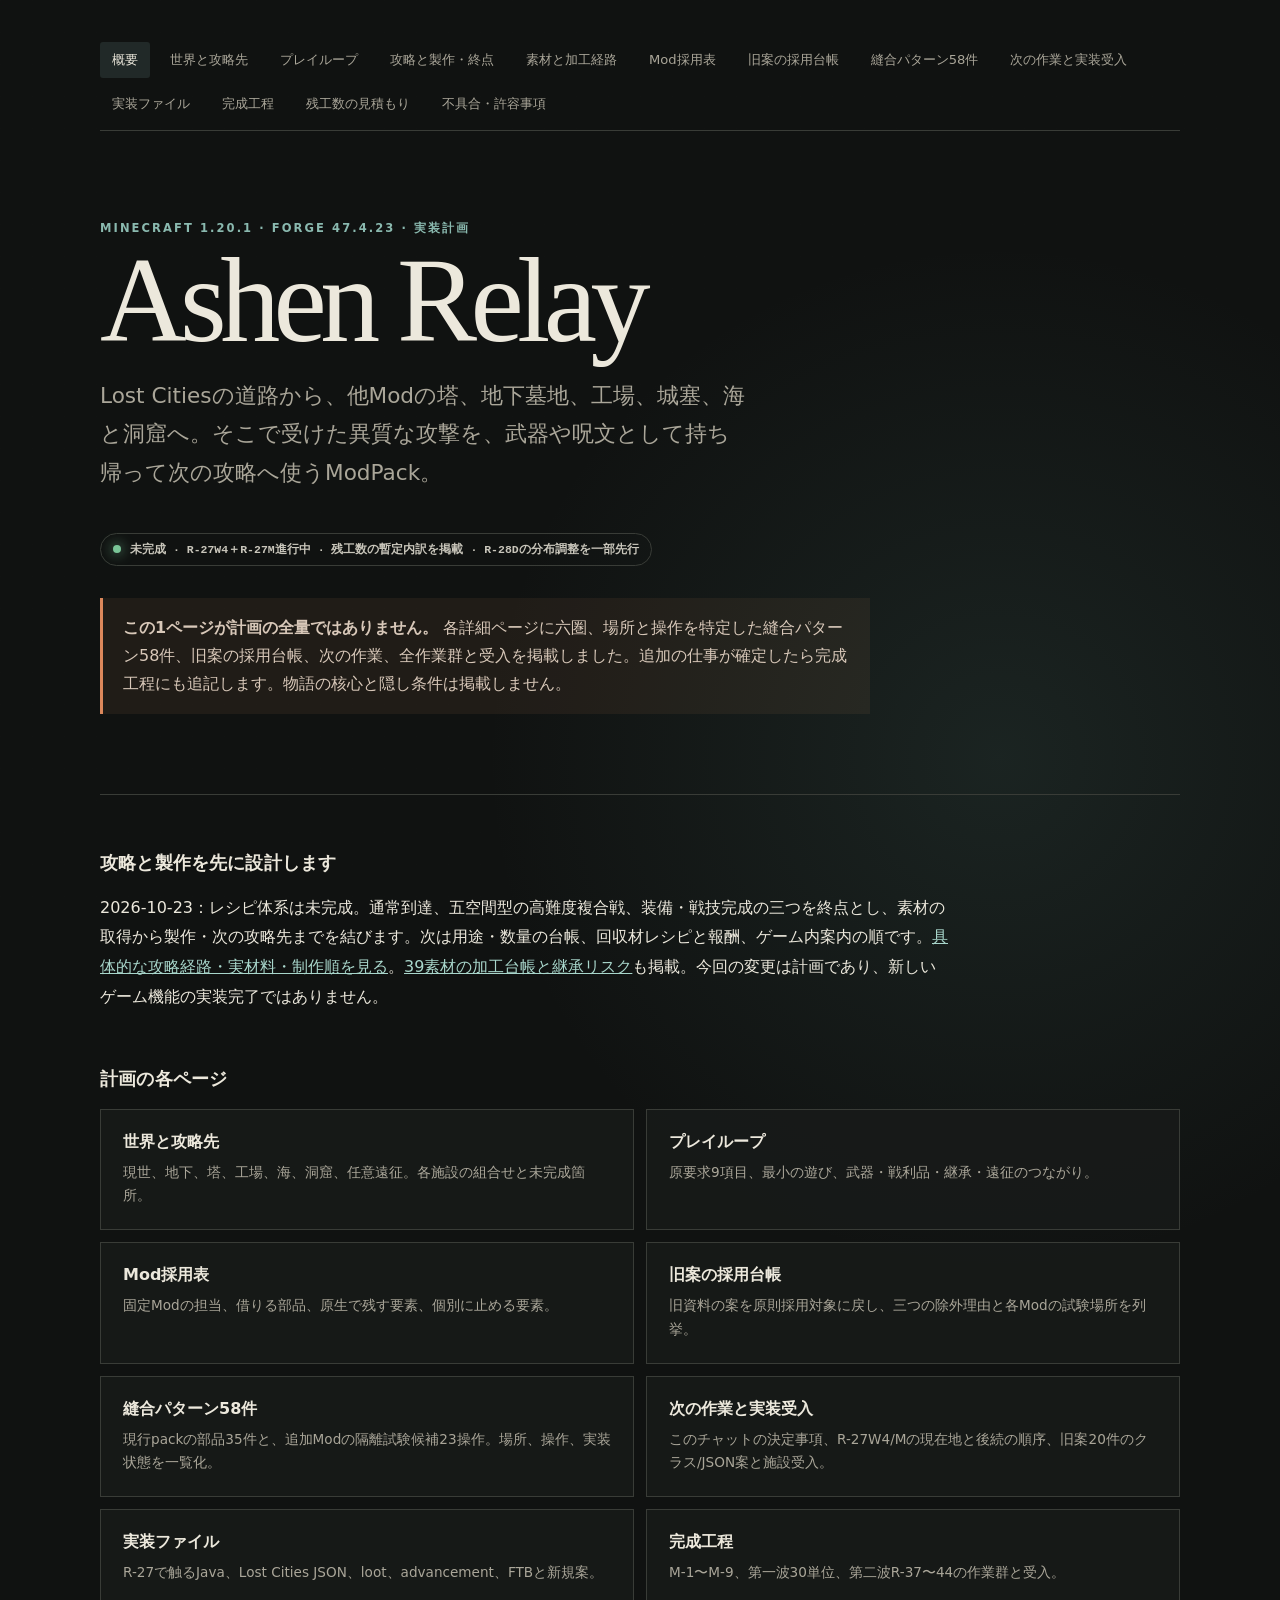
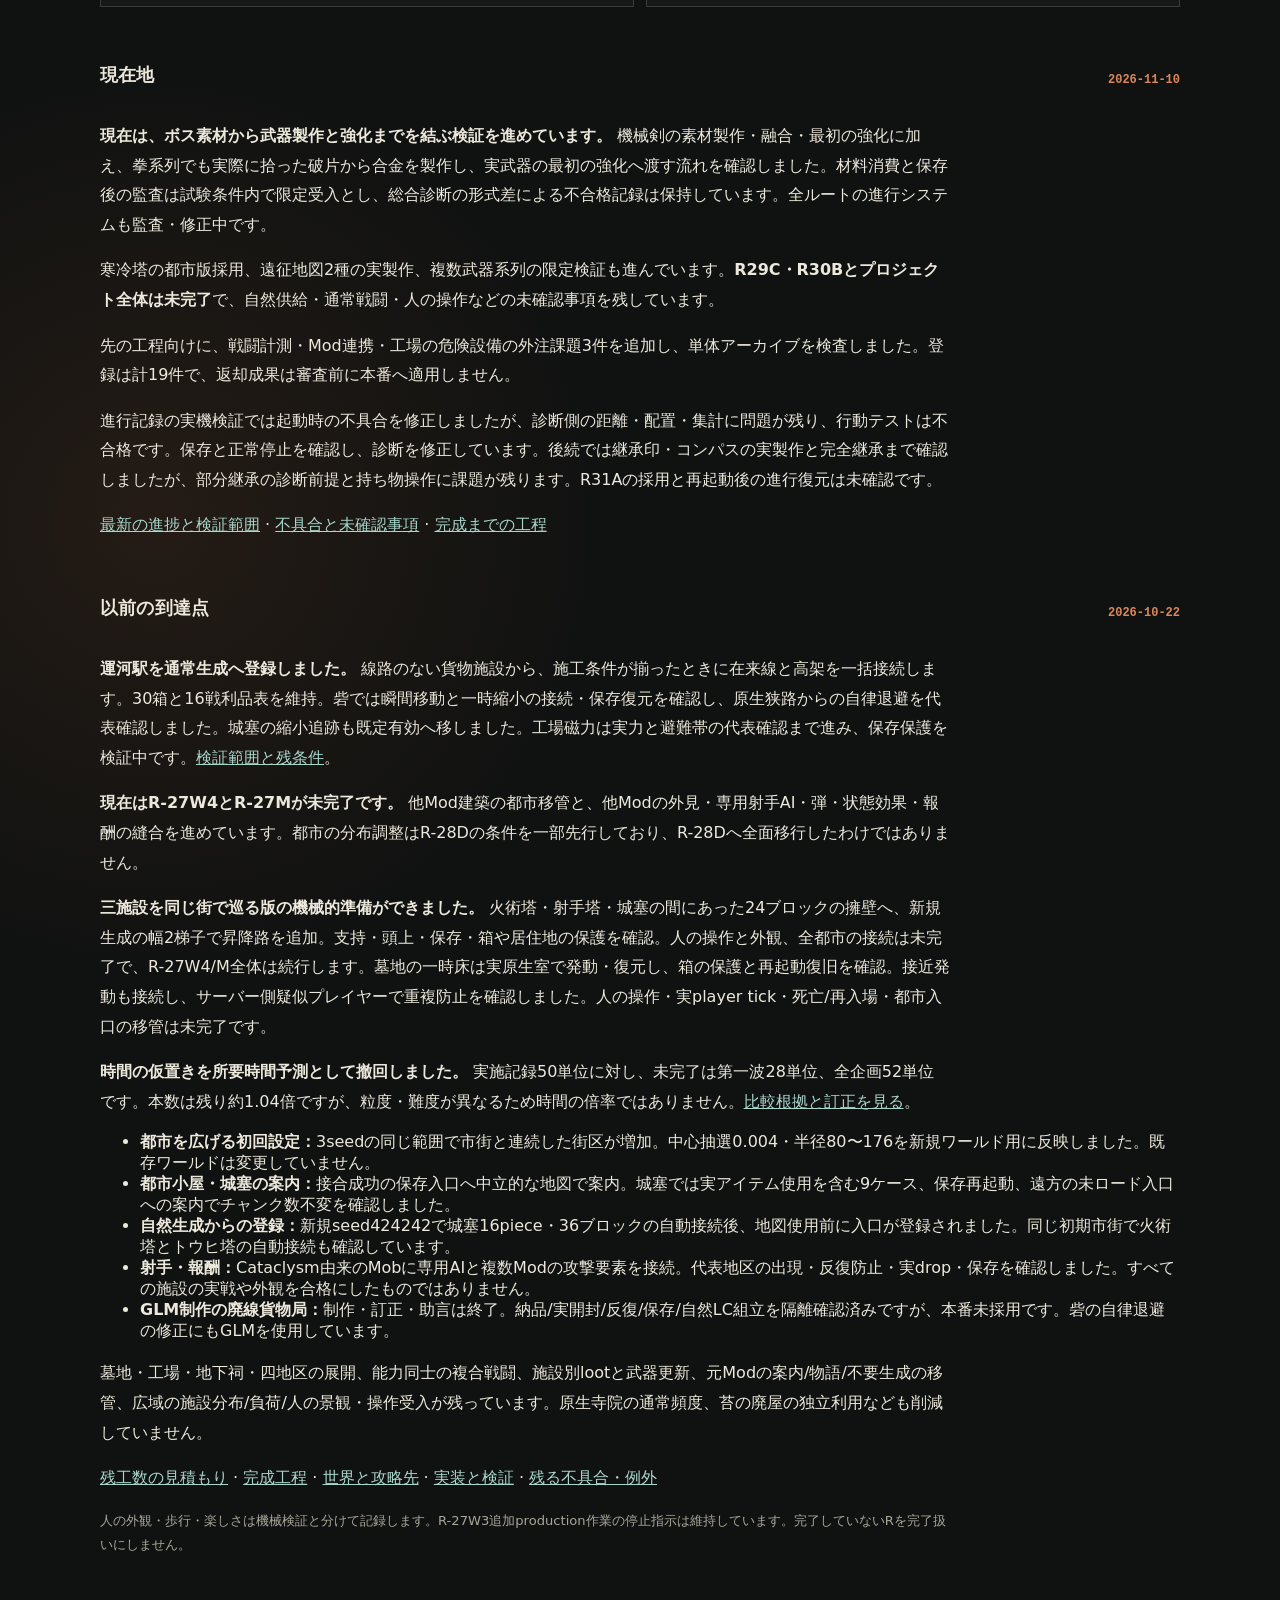
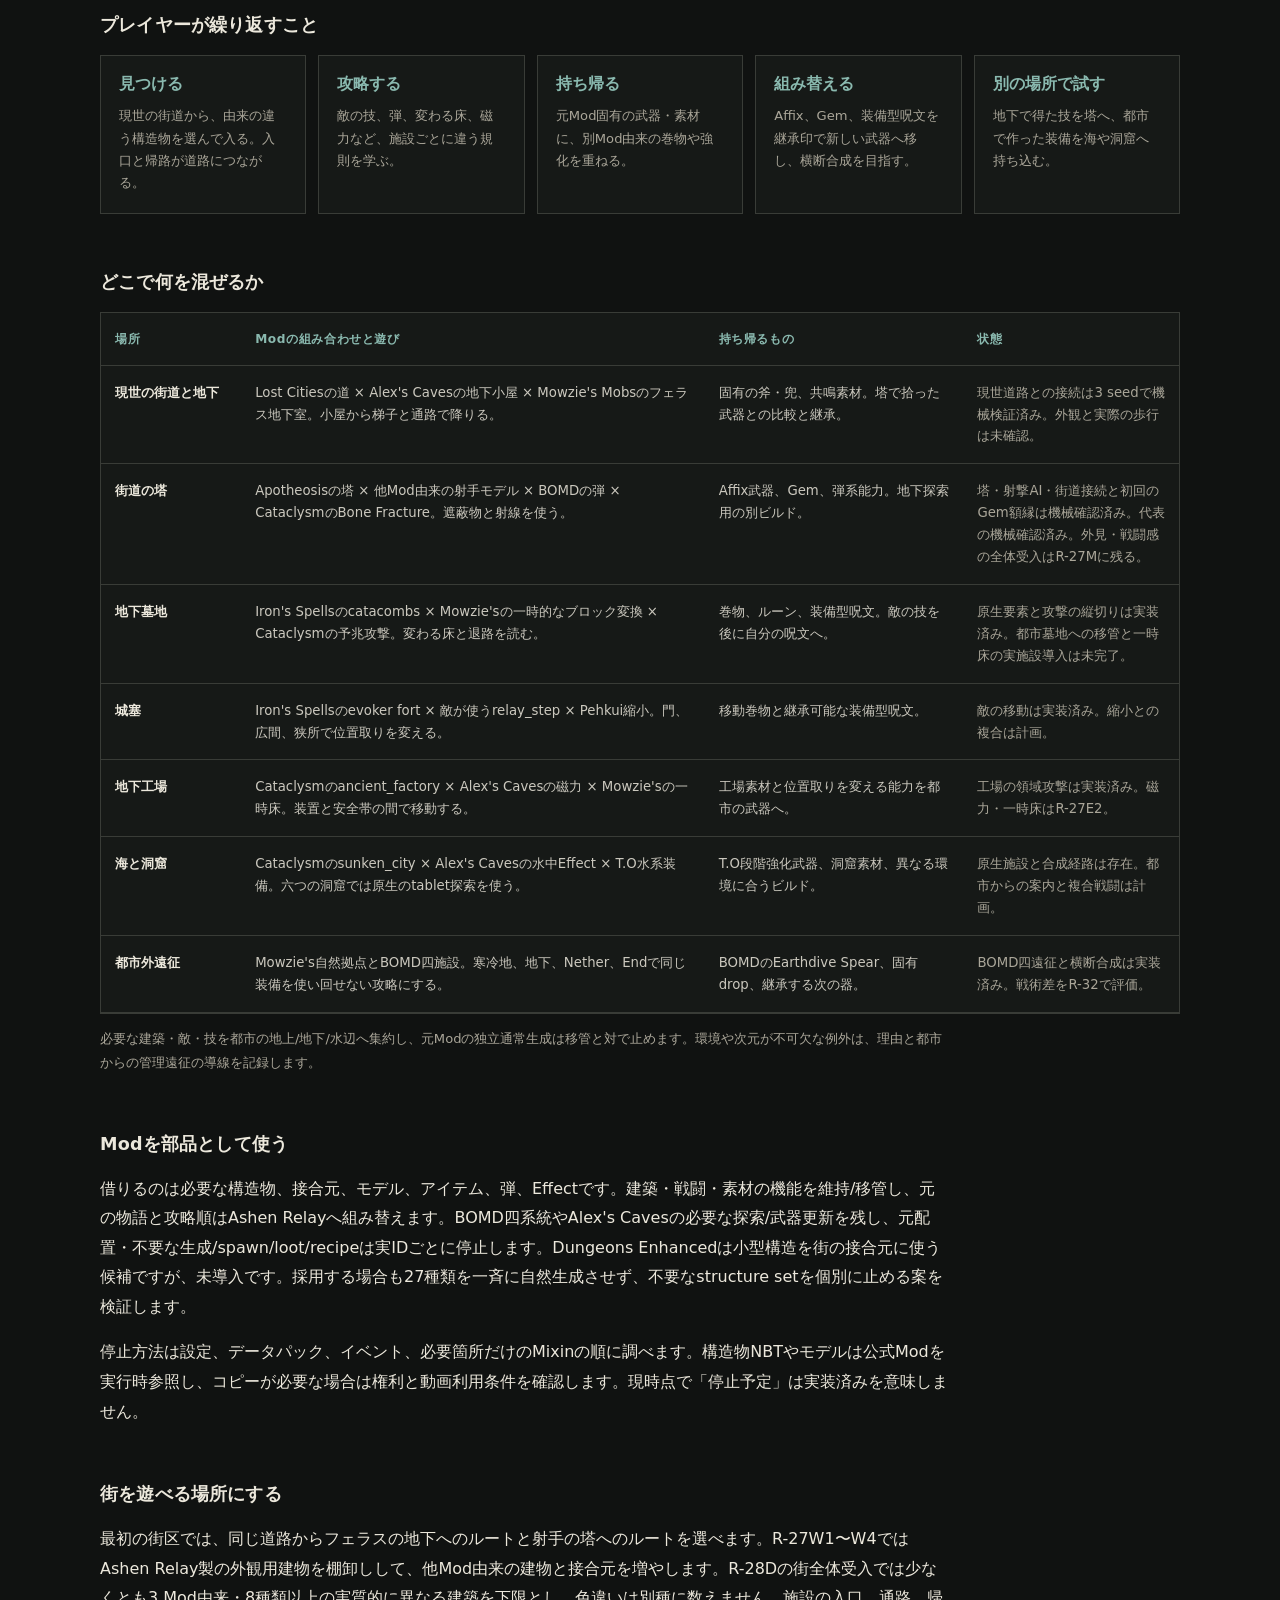
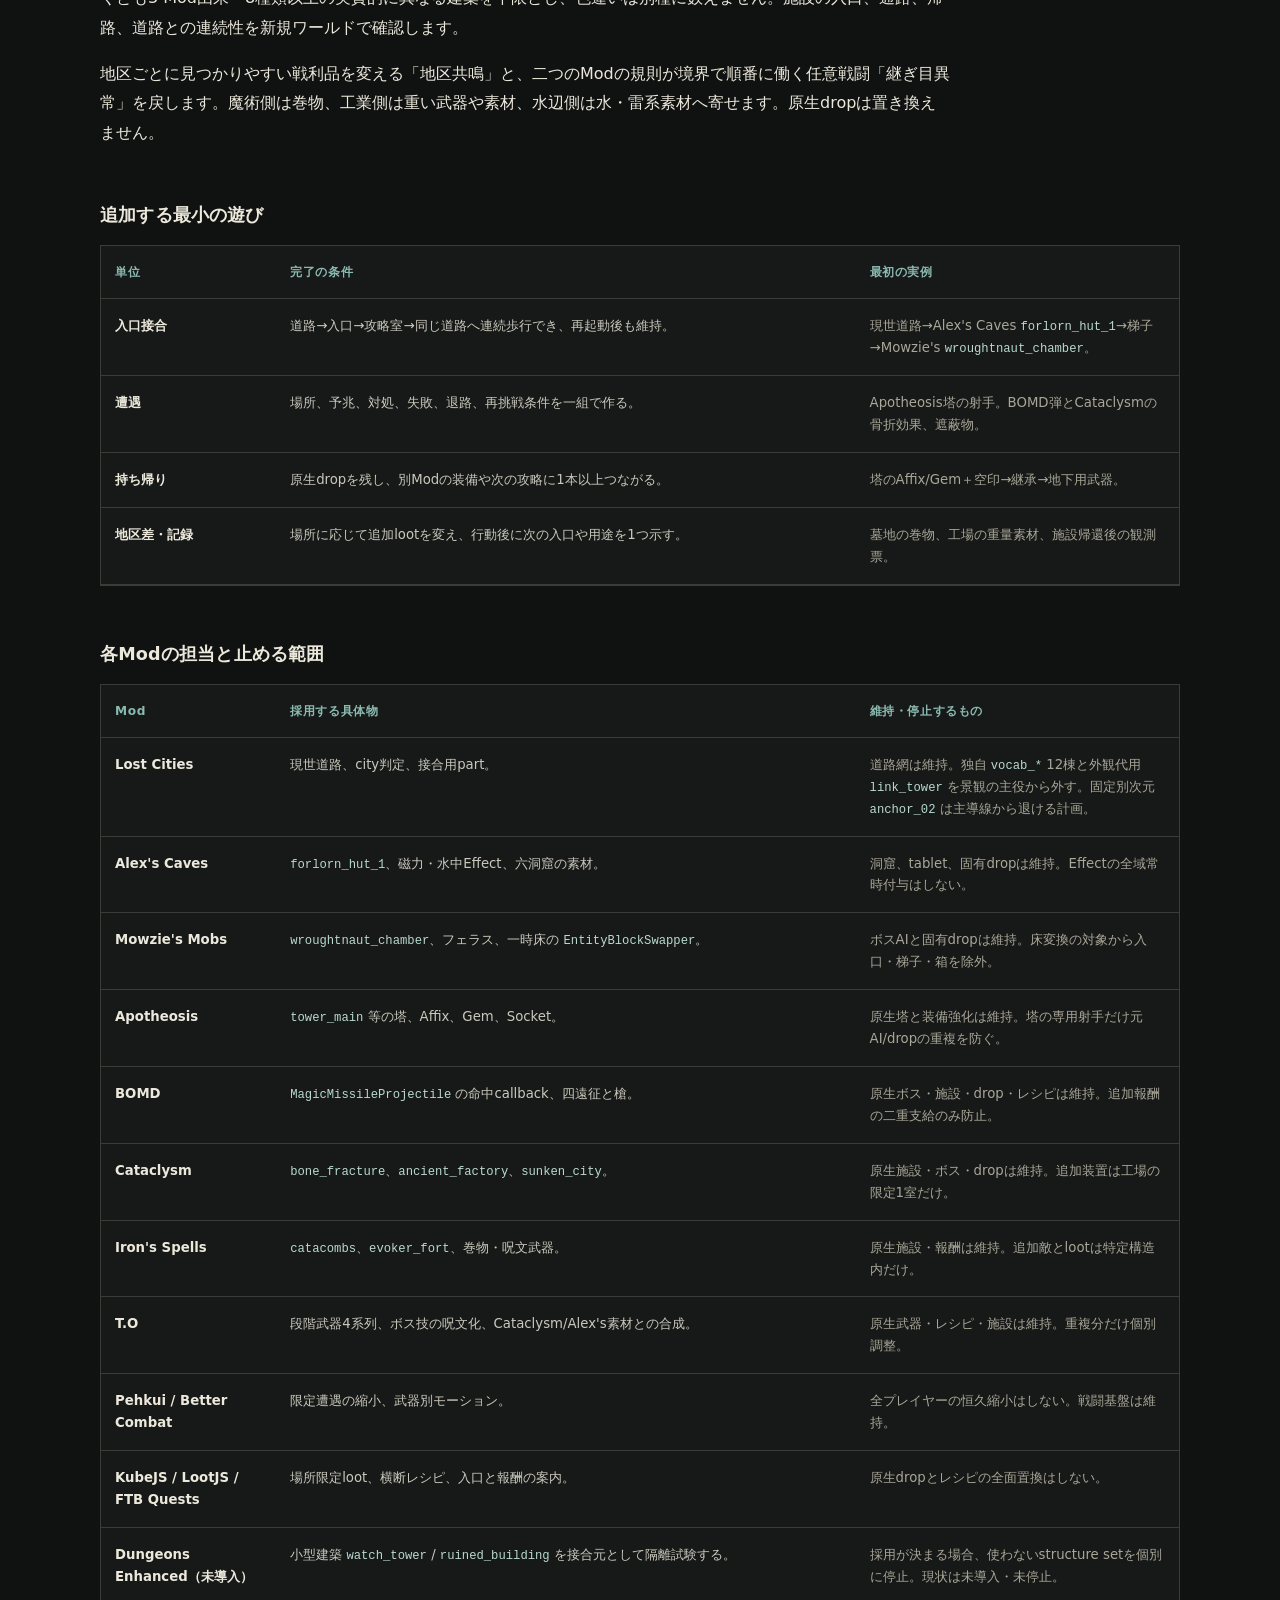
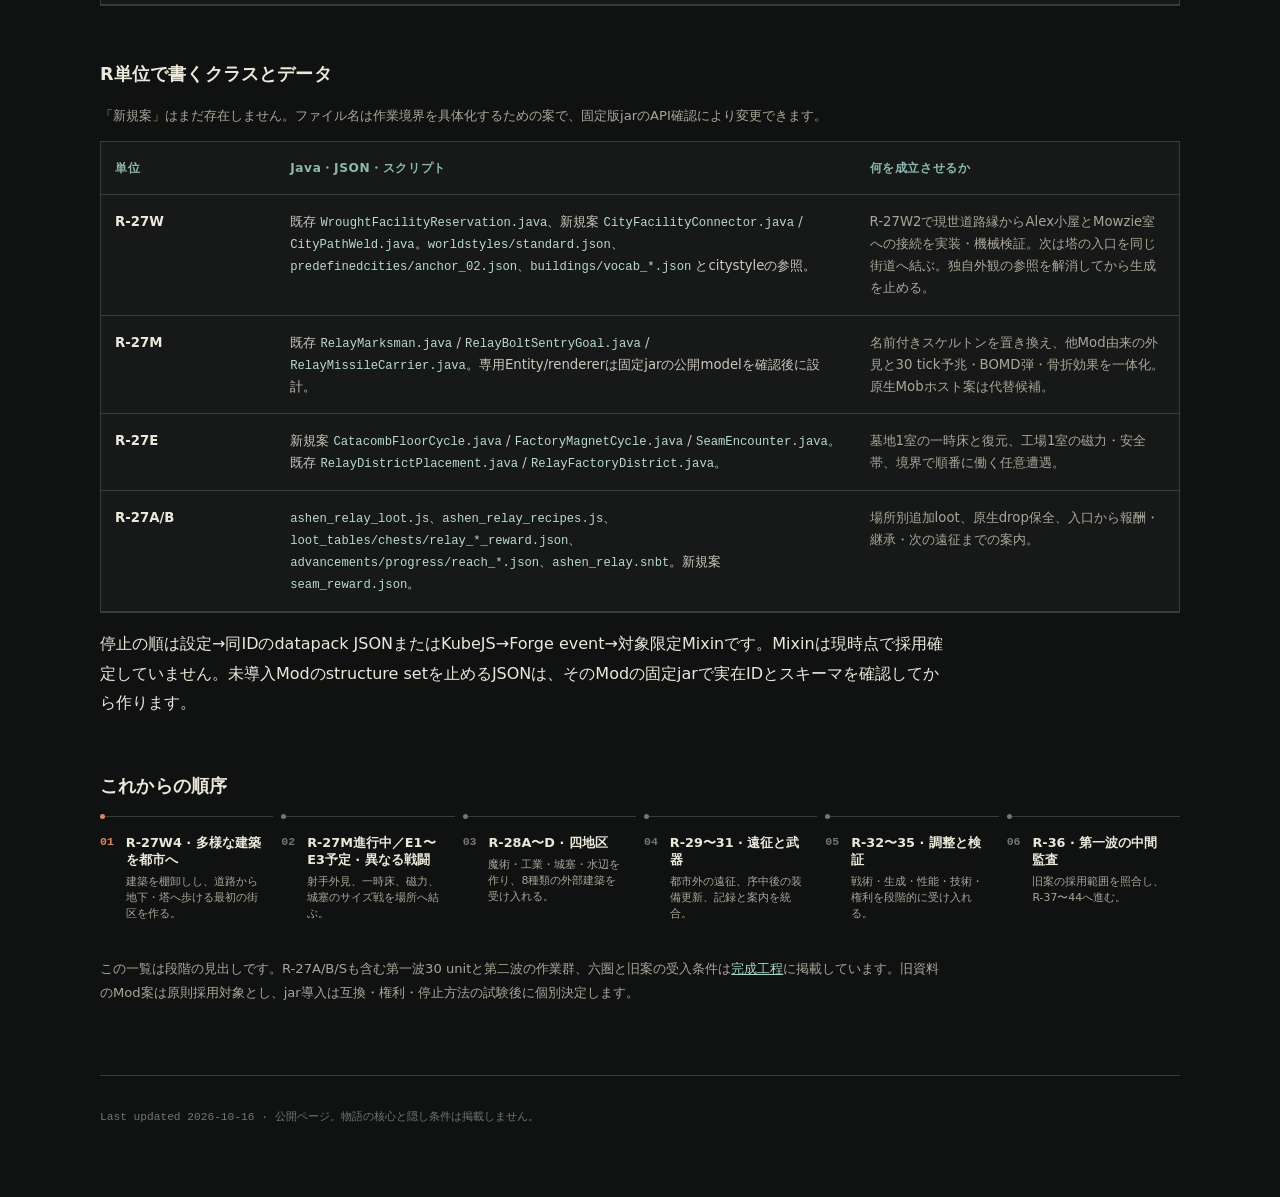
<file: index.html>
<!doctype html>
<html lang="ja">
<head>
  <meta charset="utf-8">
  <meta name="viewport" content="width=device-width, initial-scale=1">
  <meta name="description" content="Ashen Relayの具体的なModPack企画、Modごとの役割と実装計画。">
  <meta name="robots" content="noindex, nofollow, noarchive">
  <title>Ashen Relay — ModPack企画と開発計画</title>
  <link rel="stylesheet" href="style.css">
</head>
<body>
  <main>
    <nav class="site-nav" aria-label="サイト内のページ"><a href="index.html" aria-current="page">概要</a><a href="world.html">世界と攻略先</a><a href="gameplay.html">プレイループ</a><a href="progression.html">攻略と製作・終点</a><a href="recipes.html">素材と加工経路</a><a href="mods.html">Mod採用表</a><a href="ideas.html">旧案の採用台帳</a><a href="seams.html">縫合パターン58件</a><a href="delivery.html">次の作業と実装受入</a><a href="implementation.html">実装ファイル</a><a href="completion.html">完成工程</a><a href="estimate.html">残工数の見積もり</a><a href="known-issues.html">不具合・許容事項</a></nav>
    <header>
      <p class="eyebrow">MINECRAFT 1.20.1 · FORGE 47.4.23 · 実装計画</p>
      <h1>Ashen Relay</h1>
      <p class="lead">Lost Citiesの道路から、他Modの塔、地下墓地、工場、城塞、海と洞窟へ。そこで受けた異質な攻撃を、武器や呪文として持ち帰って次の攻略へ使うModPack。</p>
      <div class="status"><span></span> 未完成 · R-27W4＋R-27M進行中 · 残工数の暫定内訳を掲載 · R-28Dの分布調整を一部先行</div>
      <p class="notice"><strong>この1ページが計画の全量ではありません。</strong> 各詳細ページに六圏、場所と操作を特定した縫合パターン58件、旧案の採用台帳、次の作業、全作業群と受入を掲載しました。追加の仕事が確定したら完成工程にも追記します。物語の核心と隠し条件は掲載しません。</p>
    </header>

    <section><h2>攻略と製作を先に設計します</h2><p>2026-10-23：レシピ体系は未完成。通常到達、五空間型の高難度複合戦、装備・戦技完成の三つを終点とし、素材の取得から製作・次の攻略先までを結びます。次は用途・数量の台帳、回収材レシピと報酬、ゲーム内案内の順です。<a href="progression.html">具体的な攻略経路・実材料・制作順を見る</a>。<a href="recipes.html">39素材の加工台帳と継承リスク</a>も掲載。今回の変更は計画であり、新しいゲーム機能の実装完了ではありません。</p></section>

    <section aria-labelledby="map-title"><h2 id="map-title">計画の各ページ</h2><div class="page-grid">
      <a class="page-card" href="world.html"><strong>世界と攻略先</strong><span>現世、地下、塔、工場、海、洞窟、任意遠征。各施設の組合せと未完成箇所。</span></a>
      <a class="page-card" href="gameplay.html"><strong>プレイループ</strong><span>原要求9項目、最小の遊び、武器・戦利品・継承・遠征のつながり。</span></a>
      <a class="page-card" href="mods.html"><strong>Mod採用表</strong><span>固定Modの担当、借りる部品、原生で残す要素、個別に止める要素。</span></a>
      <a class="page-card" href="ideas.html"><strong>旧案の採用台帳</strong><span>旧資料の案を原則採用対象に戻し、三つの除外理由と各Modの試験場所を列挙。</span></a>
      <a class="page-card" href="seams.html"><strong>縫合パターン58件</strong><span>現行packの部品35件と、追加Modの隔離試験候補23操作。場所、操作、実装状態を一覧化。</span></a>
      <a class="page-card" href="delivery.html"><strong>次の作業と実装受入</strong><span>このチャットの決定事項、R-27W4/Mの現在地と後続の順序、旧案20件のクラス/JSON案と施設受入。</span></a>
      <a class="page-card" href="implementation.html"><strong>実装ファイル</strong><span>R-27で触るJava、Lost Cities JSON、loot、advancement、FTBと新規案。</span></a>
      <a class="page-card" href="completion.html"><strong>完成工程</strong><span>M-1〜M-9、第一波30単位、第二波R-37〜44の作業群と受入。</span></a>
    </div></section>

    <section aria-labelledby="latest-title">
      <div class="section-heading"><h2 id="latest-title">現在地</h2><strong>2026-11-10</strong></div>
      <p><strong>現在は、ボス素材から武器製作と強化までを結ぶ検証を進めています。</strong> 機械剣の素材製作・融合・最初の強化に加え、拳系列でも実際に拾った破片から合金を製作し、実武器の最初の強化へ渡す流れを確認しました。材料消費と保存後の監査は試験条件内で限定受入とし、総合診断の形式差による不合格記録は保持しています。全ルートの進行システムも監査・修正中です。</p>
      <p>寒冷塔の都市版採用、遠征地図2種の実製作、複数武器系列の限定検証も進んでいます。<strong>R29C・R30Bとプロジェクト全体は未完了</strong>で、自然供給・通常戦闘・人の操作などの未確認事項を残しています。</p>
      <p>先の工程向けに、戦闘計測・Mod連携・工場の危険設備の外注課題3件を追加し、単体アーカイブを検査しました。登録は計19件で、返却成果は審査前に本番へ適用しません。</p>
      <p>進行記録の実機検証では起動時の不具合を修正しましたが、診断側の距離・配置・集計に問題が残り、行動テストは不合格です。保存と正常停止を確認し、診断を修正しています。後続では継承印・コンパスの実製作と完全継承まで確認しましたが、部分継承の診断前提と持ち物操作に課題が残ります。R31Aの採用と再起動後の進行復元は未確認です。</p>
      <p><a href="delivery.html">最新の進捗と検証範囲</a> · <a href="known-issues.html">不具合と未確認事項</a> · <a href="completion.html">完成までの工程</a></p>
    </section>

    <section aria-labelledby="now-title">
      <div class="section-heading"><h2 id="now-title">以前の到達点</h2><strong>2026-10-22</strong></div>
      <p><strong>運河駅を通常生成へ登録しました。</strong> 線路のない貨物施設から、施工条件が揃ったときに在来線と高架を一括接続します。30箱と16戦利品表を維持。砦では瞬間移動と一時縮小の接続・保存復元を確認し、原生狭路からの自律退避を代表確認しました。城塞の縮小追跡も既定有効へ移しました。工場磁力は実力と避難帯の代表確認まで進み、保存保護を検証中です。<a href="implementation.html">検証範囲と残条件</a>。</p>
      <p><strong>現在はR-27W4とR-27Mが未完了です。</strong> 他Mod建築の都市移管と、他Modの外見・専用射手AI・弾・状態効果・報酬の縫合を進めています。都市の分布調整はR-28Dの条件を一部先行しており、R-28Dへ全面移行したわけではありません。</p>
      <p><strong>三施設を同じ街で巡る版の機械的準備ができました。</strong> 火術塔・射手塔・城塞の間にあった24ブロックの擁壁へ、新規生成の幅2梯子で昇降路を追加。支持・頭上・保存・箱や居住地の保護を確認。人の操作と外観、全都市の接続は未完了で、R-27W4/M全体は続行します。墓地の一時床は実原生室で発動・復元し、箱の保護と再起動復旧を確認。接近発動も接続し、サーバー側疑似プレイヤーで重複防止を確認しました。人の操作・実player tick・死亡/再入場・都市入口の移管は未完了です。</p>
      <p><strong>時間の仮置きを所要時間予測として撤回しました。</strong> 実施記録50単位に対し、未完了は第一波28単位、全企画52単位です。本数は残り約1.04倍ですが、粒度・難度が異なるため時間の倍率ではありません。<a href="estimate.html">比較根拠と訂正を見る</a>。</p>
      <ul>
        <li><strong>都市を広げる初回設定：</strong>3seedの同じ範囲で市街と連続した街区が増加。中心抽選0.004・半径80〜176を新規ワールド用に反映しました。既存ワールドは変更していません。</li>
        <li><strong>都市小屋・城塞の案内：</strong>接合成功の保存入口へ中立的な地図で案内。城塞では実アイテム使用を含む9ケース、保存再起動、遠方の未ロード入口への案内でチャンク数不変を確認しました。</li>
        <li><strong>自然生成からの登録：</strong>新規seed424242で城塞16piece・36ブロックの自動接続後、地図使用前に入口が登録されました。同じ初期市街で火術塔とトウヒ塔の自動接続も確認しています。</li>
        <li><strong>射手・報酬：</strong>Cataclysm由来のMobに専用AIと複数Modの攻撃要素を接続。代表地区の出現・反復防止・実drop・保存を確認しました。すべての施設の実戦や外観を合格にしたものではありません。</li>
        <li><strong>GLM制作の廃線貨物局：</strong>制作・訂正・助言は終了。納品/実開封/反復/保存/自然LC組立を隔離確認済みですが、本番未採用です。砦の自律退避の修正にもGLMを使用しています。</li>
      </ul>
      <p>墓地・工場・地下祠・四地区の展開、能力同士の複合戦闘、施設別lootと武器更新、元Modの案内/物語/不要生成の移管、広域の施設分布/負荷/人の景観・操作受入が残っています。原生寺院の通常頻度、苔の廃屋の独立利用なども削減していません。</p>
      <p><a href="estimate.html">残工数の見積もり</a> · <a href="completion.html">完成工程</a> · <a href="world.html">世界と攻略先</a> · <a href="implementation.html">実装と検証</a> · <a href="known-issues.html">残る不具合・例外</a></p>
      <p class="muted">人の外観・歩行・楽しさは機械検証と分けて記録します。R-27W3追加production作業の停止指示は維持しています。完了していないRを完了扱いにしません。</p>
    </section>

    <section aria-labelledby="loop-title">
      <h2 id="loop-title">プレイヤーが繰り返すこと</h2>
      <ol class="steps">
        <li><strong>見つける</strong><span>現世の街道から、由来の違う構造物を選んで入る。入口と帰路が道路につながる。</span></li>
        <li><strong>攻略する</strong><span>敵の技、弾、変わる床、磁力など、施設ごとに違う規則を学ぶ。</span></li>
        <li><strong>持ち帰る</strong><span>元Mod固有の武器・素材に、別Mod由来の巻物や強化を重ねる。</span></li>
        <li><strong>組み替える</strong><span>Affix、Gem、装備型呪文を継承印で新しい武器へ移し、横断合成を目指す。</span></li>
        <li><strong>別の場所で試す</strong><span>地下で得た技を塔へ、都市で作った装備を海や洞窟へ持ち込む。</span></li>
      </ol>
    </section>

    <section aria-labelledby="sites-title">
      <h2 id="sites-title">どこで何を混ぜるか</h2>
      <div class="table-wrap"><table>
        <thead><tr><th>場所</th><th>Modの組み合わせと遊び</th><th>持ち帰るもの</th><th>状態</th></tr></thead>
        <tbody>
          <tr><td>現世の街道と地下</td><td>Lost Citiesの道 × Alex's Cavesの地下小屋 × Mowzie's Mobsのフェラス地下室。小屋から梯子と通路で降りる。</td><td>固有の斧・兜、共鳴素材。塔で拾った武器との比較と継承。</td><td>現世道路との接続は3 seedで機械検証済み。外観と実際の歩行は未確認。</td></tr>
          <tr><td>街道の塔</td><td>Apotheosisの塔 × 他Mod由来の射手モデル × BOMDの弾 × CataclysmのBone Fracture。遮蔽物と射線を使う。</td><td>Affix武器、Gem、弾系能力。地下探索用の別ビルド。</td><td>塔・射撃AI・街道接続と初回のGem額縁は機械確認済み。代表の機械確認済み。外見・戦闘感の全体受入はR-27Mに残る。</td></tr>
          <tr><td>地下墓地</td><td>Iron's Spellsのcatacombs × Mowzie'sの一時的なブロック変換 × Cataclysmの予兆攻撃。変わる床と退路を読む。</td><td>巻物、ルーン、装備型呪文。敵の技を後に自分の呪文へ。</td><td>原生要素と攻撃の縦切りは実装済み。都市墓地への移管と一時床の実施設導入は未完了。</td></tr>
          <tr><td>城塞</td><td>Iron's Spellsのevoker fort × 敵が使うrelay_step × Pehkui縮小。門、広間、狭所で位置取りを変える。</td><td>移動巻物と継承可能な装備型呪文。</td><td>敵の移動は実装済み。縮小との複合は計画。</td></tr>
          <tr><td>地下工場</td><td>Cataclysmのancient_factory × Alex's Cavesの磁力 × Mowzie'sの一時床。装置と安全帯の間で移動する。</td><td>工場素材と位置取りを変える能力を都市の武器へ。</td><td>工場の領域攻撃は実装済み。磁力・一時床はR-27E2。</td></tr>
          <tr><td>海と洞窟</td><td>Cataclysmのsunken_city × Alex's Cavesの水中Effect × T.O水系装備。六つの洞窟では原生のtablet探索を使う。</td><td>T.O段階強化武器、洞窟素材、異なる環境に合うビルド。</td><td>原生施設と合成経路は存在。都市からの案内と複合戦闘は計画。</td></tr>
          <tr><td>都市外遠征</td><td>Mowzie's自然拠点とBOMD四施設。寒冷地、地下、Nether、Endで同じ装備を使い回せない攻略にする。</td><td>BOMDのEarthdive Spear、固有drop、継承する次の器。</td><td>BOMD四遠征と横断合成は実装済み。戦術差をR-32で評価。</td></tr>
        </tbody>
      </table></div>
      <p class="muted">必要な建築・敵・技を都市の地上/地下/水辺へ集約し、元Modの独立通常生成は移管と対で止めます。環境や次元が不可欠な例外は、理由と都市からの管理遠征の導線を記録します。</p>
    </section>

    <section aria-labelledby="parts-title">
      <h2 id="parts-title">Modを部品として使う</h2>
      <p>借りるのは必要な構造物、接合元、モデル、アイテム、弾、Effectです。建築・戦闘・素材の機能を維持/移管し、元の物語と攻略順はAshen Relayへ組み替えます。BOMD四系統やAlex's Cavesの必要な探索/武器更新を残し、元配置・不要な生成/spawn/loot/recipeは実IDごとに停止します。Dungeons Enhancedは小型構造を街の接合元に使う候補ですが、未導入です。採用する場合も27種類を一斉に自然生成させず、不要なstructure setを個別に止める案を検証します。</p>
      <p>停止方法は設定、データパック、イベント、必要箇所だけのMixinの順に調べます。構造物NBTやモデルは公式Modを実行時参照し、コピーが必要な場合は権利と動画利用条件を確認します。現時点で「停止予定」は実装済みを意味しません。</p>
    </section>

    <section aria-labelledby="city-title">
      <h2 id="city-title">街を遊べる場所にする</h2>
      <p>最初の街区では、同じ道路からフェラスの地下へのルートと射手の塔へのルートを選べます。R-27W1〜W4ではAshen Relay製の外観用建物を棚卸しして、他Mod由来の建物と接合元を増やします。R-28Dの街全体受入では少なくとも3 Mod由来・8種類以上の実質的に異なる建築を下限とし、色違いは別種に数えません。施設の入口、通路、帰路、道路との連続性を新規ワールドで確認します。</p>
      <p>地区ごとに見つかりやすい戦利品を変える「地区共鳴」と、二つのModの規則が境界で順番に働く任意戦闘「継ぎ目異常」を戻します。魔術側は巻物、工業側は重い武器や素材、水辺側は水・雷系素材へ寄せます。原生dropは置き換えません。</p>
    </section>

    <section aria-labelledby="units-title">
      <h2 id="units-title">追加する最小の遊び</h2>
      <div class="table-wrap"><table><thead><tr><th>単位</th><th>完了の条件</th><th>最初の実例</th></tr></thead><tbody>
        <tr><td>入口接合</td><td>道路→入口→攻略室→同じ道路へ連続歩行でき、再起動後も維持。</td><td>現世道路→Alex's Caves <code>forlorn_hut_1</code>→梯子→Mowzie's <code>wroughtnaut_chamber</code>。</td></tr>
        <tr><td>遭遇</td><td>場所、予兆、対処、失敗、退路、再挑戦条件を一組で作る。</td><td>Apotheosis塔の射手。BOMD弾とCataclysmの骨折効果、遮蔽物。</td></tr>
        <tr><td>持ち帰り</td><td>原生dropを残し、別Modの装備や次の攻略に1本以上つながる。</td><td>塔のAffix/Gem＋空印→継承→地下用武器。</td></tr>
        <tr><td>地区差・記録</td><td>場所に応じて追加lootを変え、行動後に次の入口や用途を1つ示す。</td><td>墓地の巻物、工場の重量素材、施設帰還後の観測票。</td></tr>
      </tbody></table></div>
    </section>

    <section aria-labelledby="mods-title">
      <h2 id="mods-title">各Modの担当と止める範囲</h2>
      <div class="table-wrap"><table><thead><tr><th>Mod</th><th>採用する具体物</th><th>維持・停止するもの</th></tr></thead><tbody>
        <tr><td>Lost Cities</td><td>現世道路、city判定、接合用part。</td><td>道路網は維持。独自 <code>vocab_*</code> 12棟と外観代用 <code>link_tower</code> を景観の主役から外す。固定別次元 <code>anchor_02</code> は主導線から退ける計画。</td></tr>
        <tr><td>Alex's Caves</td><td><code>forlorn_hut_1</code>、磁力・水中Effect、六洞窟の素材。</td><td>洞窟、tablet、固有dropは維持。Effectの全域常時付与はしない。</td></tr>
        <tr><td>Mowzie's Mobs</td><td><code>wroughtnaut_chamber</code>、フェラス、一時床の <code>EntityBlockSwapper</code>。</td><td>ボスAIと固有dropは維持。床変換の対象から入口・梯子・箱を除外。</td></tr>
        <tr><td>Apotheosis</td><td><code>tower_main</code> 等の塔、Affix、Gem、Socket。</td><td>原生塔と装備強化は維持。塔の専用射手だけ元AI/dropの重複を防ぐ。</td></tr>
        <tr><td>BOMD</td><td><code>MagicMissileProjectile</code> の命中callback、四遠征と槍。</td><td>原生ボス・施設・drop・レシピは維持。追加報酬の二重支給のみ防止。</td></tr>
        <tr><td>Cataclysm</td><td><code>bone_fracture</code>、<code>ancient_factory</code>、<code>sunken_city</code>。</td><td>原生施設・ボス・dropは維持。追加装置は工場の限定1室だけ。</td></tr>
        <tr><td>Iron's Spells</td><td><code>catacombs</code>、<code>evoker_fort</code>、巻物・呪文武器。</td><td>原生施設・報酬は維持。追加敵とlootは特定構造内だけ。</td></tr>
        <tr><td>T.O</td><td>段階武器4系列、ボス技の呪文化、Cataclysm/Alex's素材との合成。</td><td>原生武器・レシピ・施設は維持。重複分だけ個別調整。</td></tr>
        <tr><td>Pehkui / Better Combat</td><td>限定遭遇の縮小、武器別モーション。</td><td>全プレイヤーの恒久縮小はしない。戦闘基盤は維持。</td></tr>
        <tr><td>KubeJS / LootJS / FTB Quests</td><td>場所限定loot、横断レシピ、入口と報酬の案内。</td><td>原生dropとレシピの全面置換はしない。</td></tr>
        <tr><td>Dungeons Enhanced（未導入）</td><td>小型建築 <code>watch_tower</code> / <code>ruined_building</code> を接合元として隔離試験する。</td><td>採用が決まる場合、使わないstructure setを個別に停止。現状は未導入・未停止。</td></tr>
      </tbody></table></div>
    </section>

    <section aria-labelledby="files-title">
      <h2 id="files-title">R単位で書くクラスとデータ</h2>
      <p class="muted">「新規案」はまだ存在しません。ファイル名は作業境界を具体化するための案で、固定版jarのAPI確認により変更できます。</p>
      <div class="table-wrap"><table><thead><tr><th>単位</th><th>Java・JSON・スクリプト</th><th>何を成立させるか</th></tr></thead><tbody>
        <tr><td>R-27W</td><td>既存 <code>WroughtFacilityReservation.java</code>、新規案 <code>CityFacilityConnector.java</code> / <code>CityPathWeld.java</code>。<code>worldstyles/standard.json</code>、<code>predefinedcities/anchor_02.json</code>、<code>buildings/vocab_*.json</code> とcitystyleの参照。</td><td>R-27W2で現世道路縁からAlex小屋とMowzie室への接続を実装・機械検証。次は塔の入口を同じ街道へ結ぶ。独自外観の参照を解消してから生成を止める。</td></tr>
        <tr><td>R-27M</td><td>既存 <code>RelayMarksman.java</code> / <code>RelayBoltSentryGoal.java</code> / <code>RelayMissileCarrier.java</code>。専用Entity/rendererは固定jarの公開modelを確認後に設計。</td><td>名前付きスケルトンを置き換え、他Mod由来の外見と30 tick予兆・BOMD弾・骨折効果を一体化。原生Mobホスト案は代替候補。</td></tr>
        <tr><td>R-27E</td><td>新規案 <code>CatacombFloorCycle.java</code> / <code>FactoryMagnetCycle.java</code> / <code>SeamEncounter.java</code>。既存 <code>RelayDistrictPlacement.java</code> / <code>RelayFactoryDistrict.java</code>。</td><td>墓地1室の一時床と復元、工場1室の磁力・安全帯、境界で順番に働く任意遭遇。</td></tr>
        <tr><td>R-27A/B</td><td><code>ashen_relay_loot.js</code>、<code>ashen_relay_recipes.js</code>、<code>loot_tables/chests/relay_*_reward.json</code>、<code>advancements/progress/reach_*.json</code>、<code>ashen_relay.snbt</code>。新規案 <code>seam_reward.json</code>。</td><td>場所別追加loot、原生drop保全、入口から報酬・継承・次の遠征までの案内。</td></tr>
      </tbody></table></div>
      <p>停止の順は設定→同IDのdatapack JSONまたはKubeJS→Forge event→対象限定Mixinです。Mixinは現時点で採用確定していません。未導入Modのstructure setを止めるJSONは、そのModの固定jarで実在IDとスキーマを確認してから作ります。</p>
    </section>

    <section class="timeline" aria-labelledby="roadmap-title">
      <h2 id="roadmap-title">これからの順序</h2>
      <ol>
        <li class="current"><span>01</span><div><strong>R-27W4 · 多様な建築を都市へ</strong><small>建築を棚卸しし、道路から地下・塔へ歩ける最初の街区を作る。</small></div></li>
        <li class="planned"><span>02</span><div><strong>R-27M進行中／E1〜E3予定 · 異なる戦闘</strong><small>射手外見、一時床、磁力、城塞のサイズ戦を場所へ結ぶ。</small></div></li>
        <li class="planned"><span>03</span><div><strong>R-28A〜D · 四地区</strong><small>魔術・工業・城塞・水辺を作り、8種類の外部建築を受け入れる。</small></div></li>
        <li class="planned"><span>04</span><div><strong>R-29〜31 · 遠征と武器</strong><small>都市外の遠征、序中後の装備更新、記録と案内を統合。</small></div></li>
        <li class="planned"><span>05</span><div><strong>R-32〜35 · 調整と検証</strong><small>戦術・生成・性能・技術・権利を段階的に受け入れる。</small></div></li>
        <li class="planned"><span>06</span><div><strong>R-36 · 第一波の中間監査</strong><small>旧案の採用範囲を照合し、R-37〜44へ進む。</small></div></li>
      </ol>
      <p class="muted">この一覧は段階の見出しです。R-27A/B/Sも含む第一波30 unitと第二波の作業群、六圏と旧案の受入条件は<a href="completion.html">完成工程</a>に掲載しています。旧資料のMod案は原則採用対象とし、jar導入は互換・権利・停止方法の試験後に個別決定します。</p>
    </section>

    <footer><p>Last updated <time datetime="2026-10-16">2026-10-16</time> · 公開ページ。物語の核心と隠し条件は掲載しません。</p></footer>
  </main>
</body>
</html>
</file>
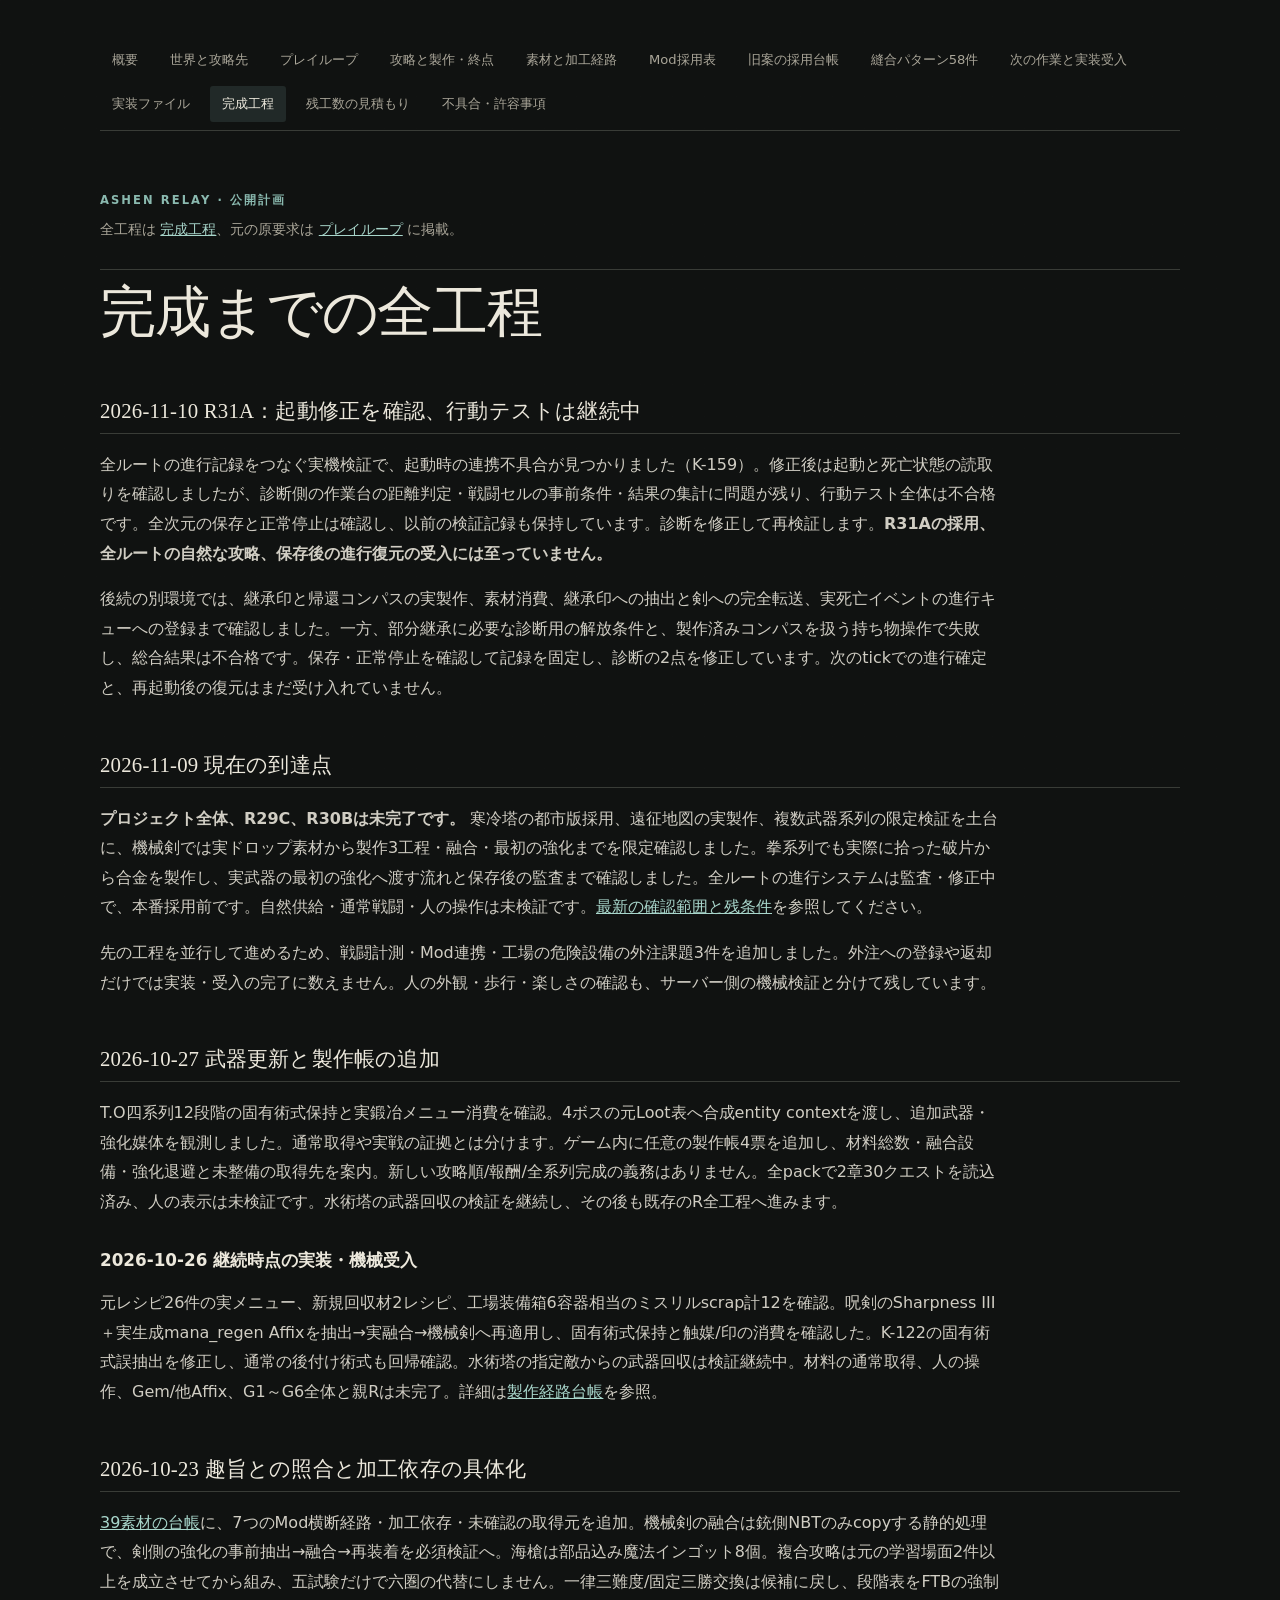
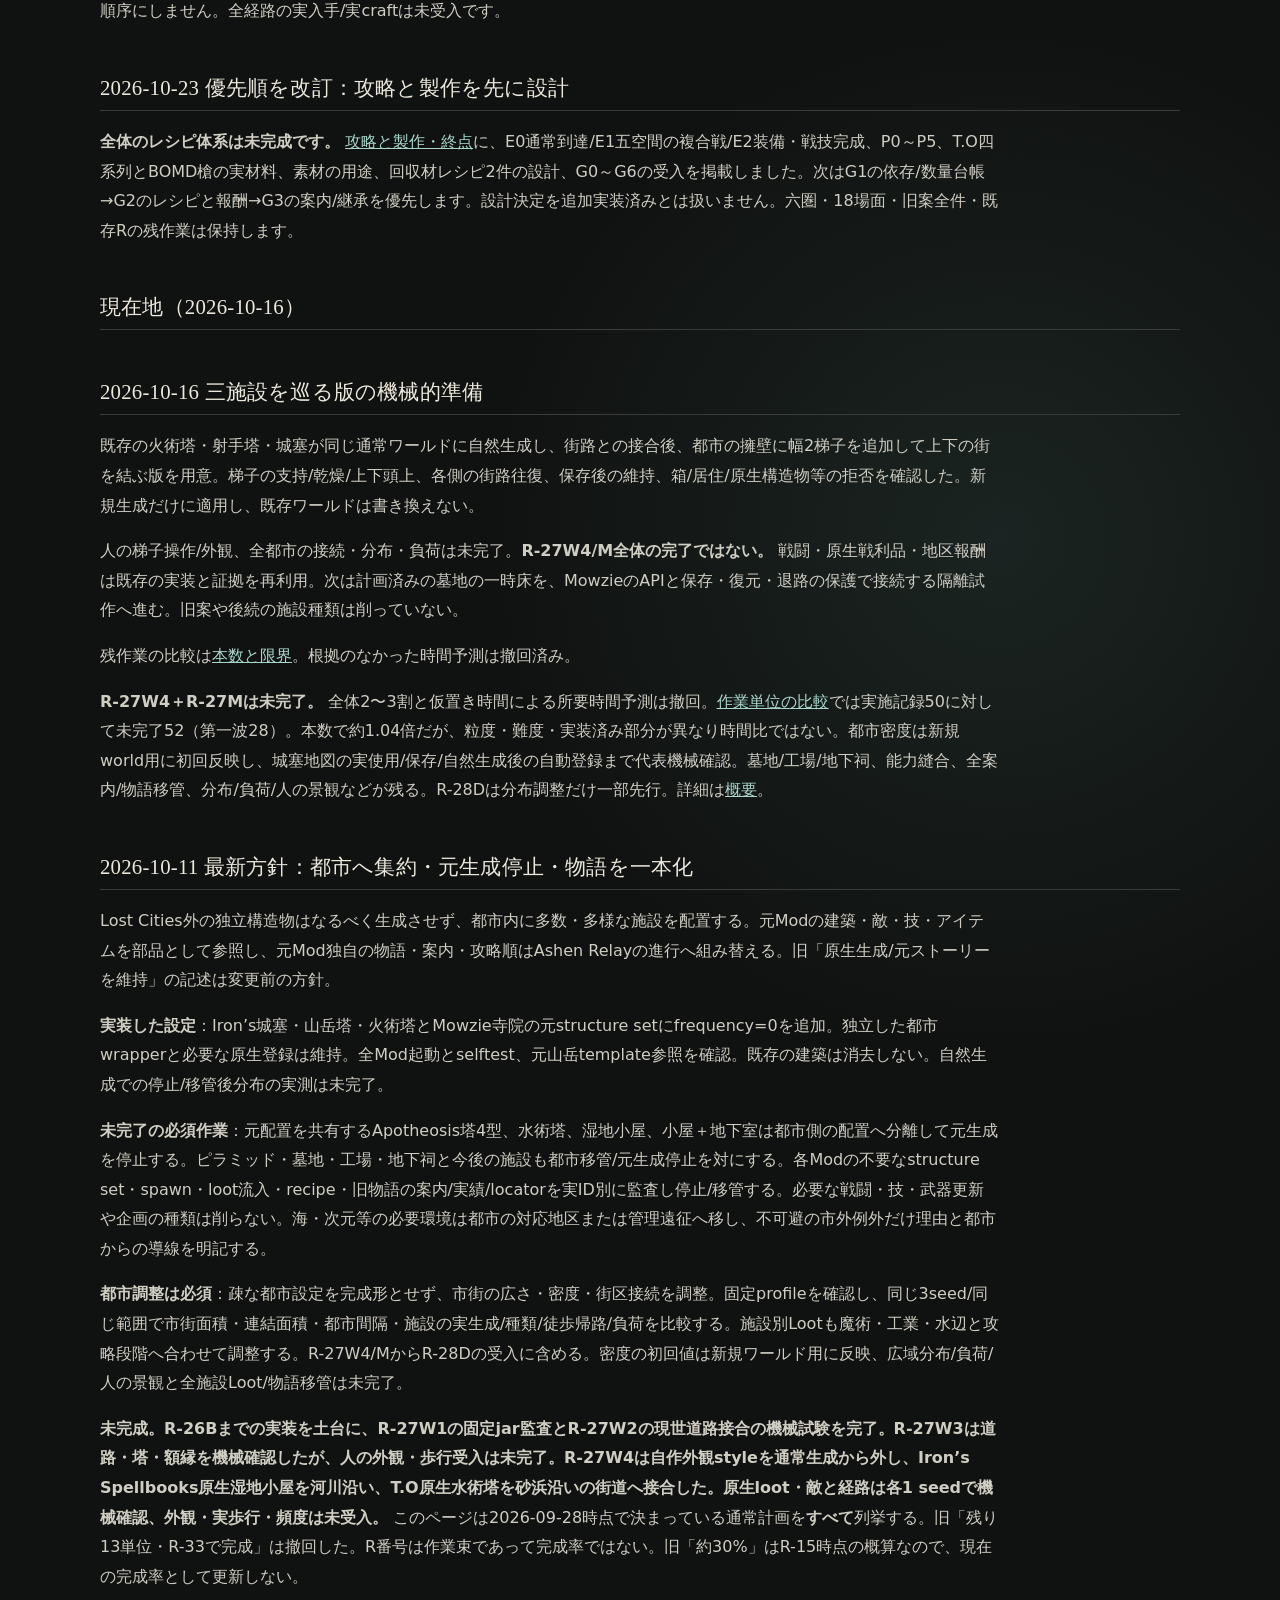
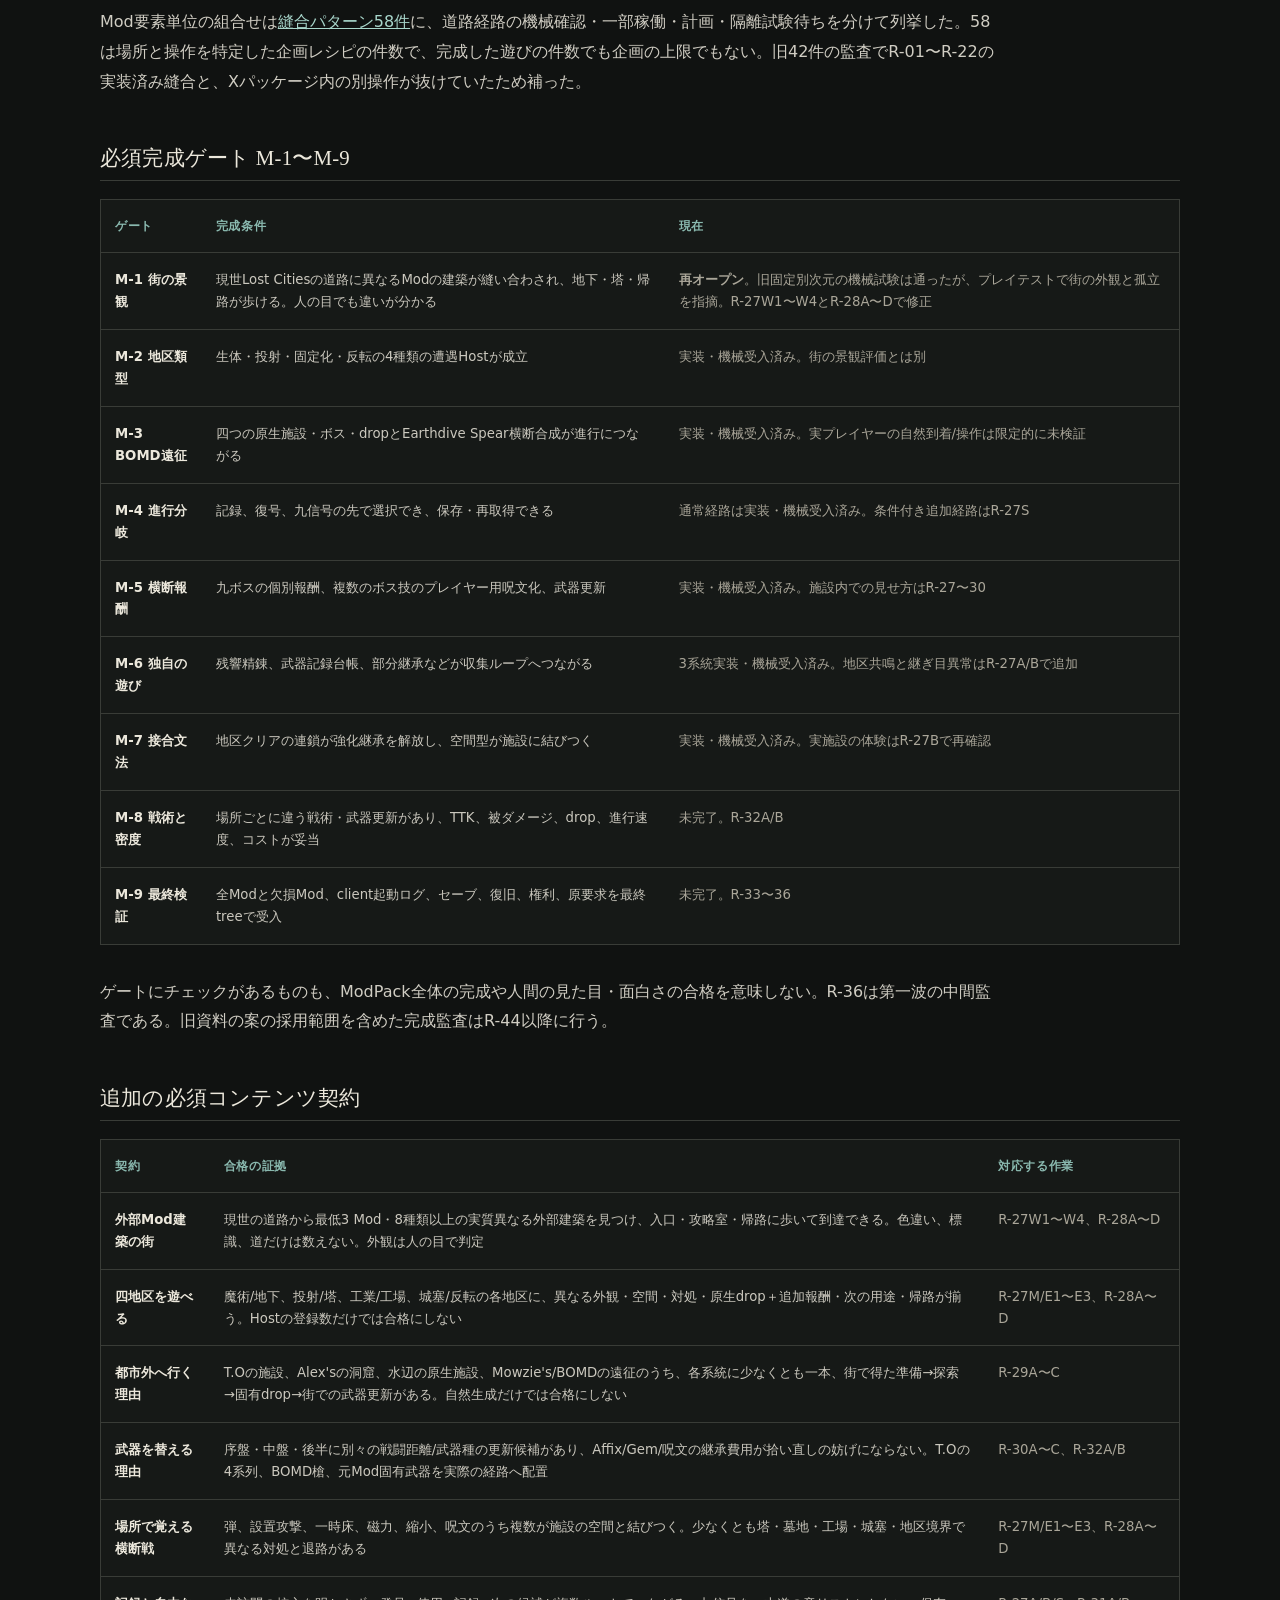
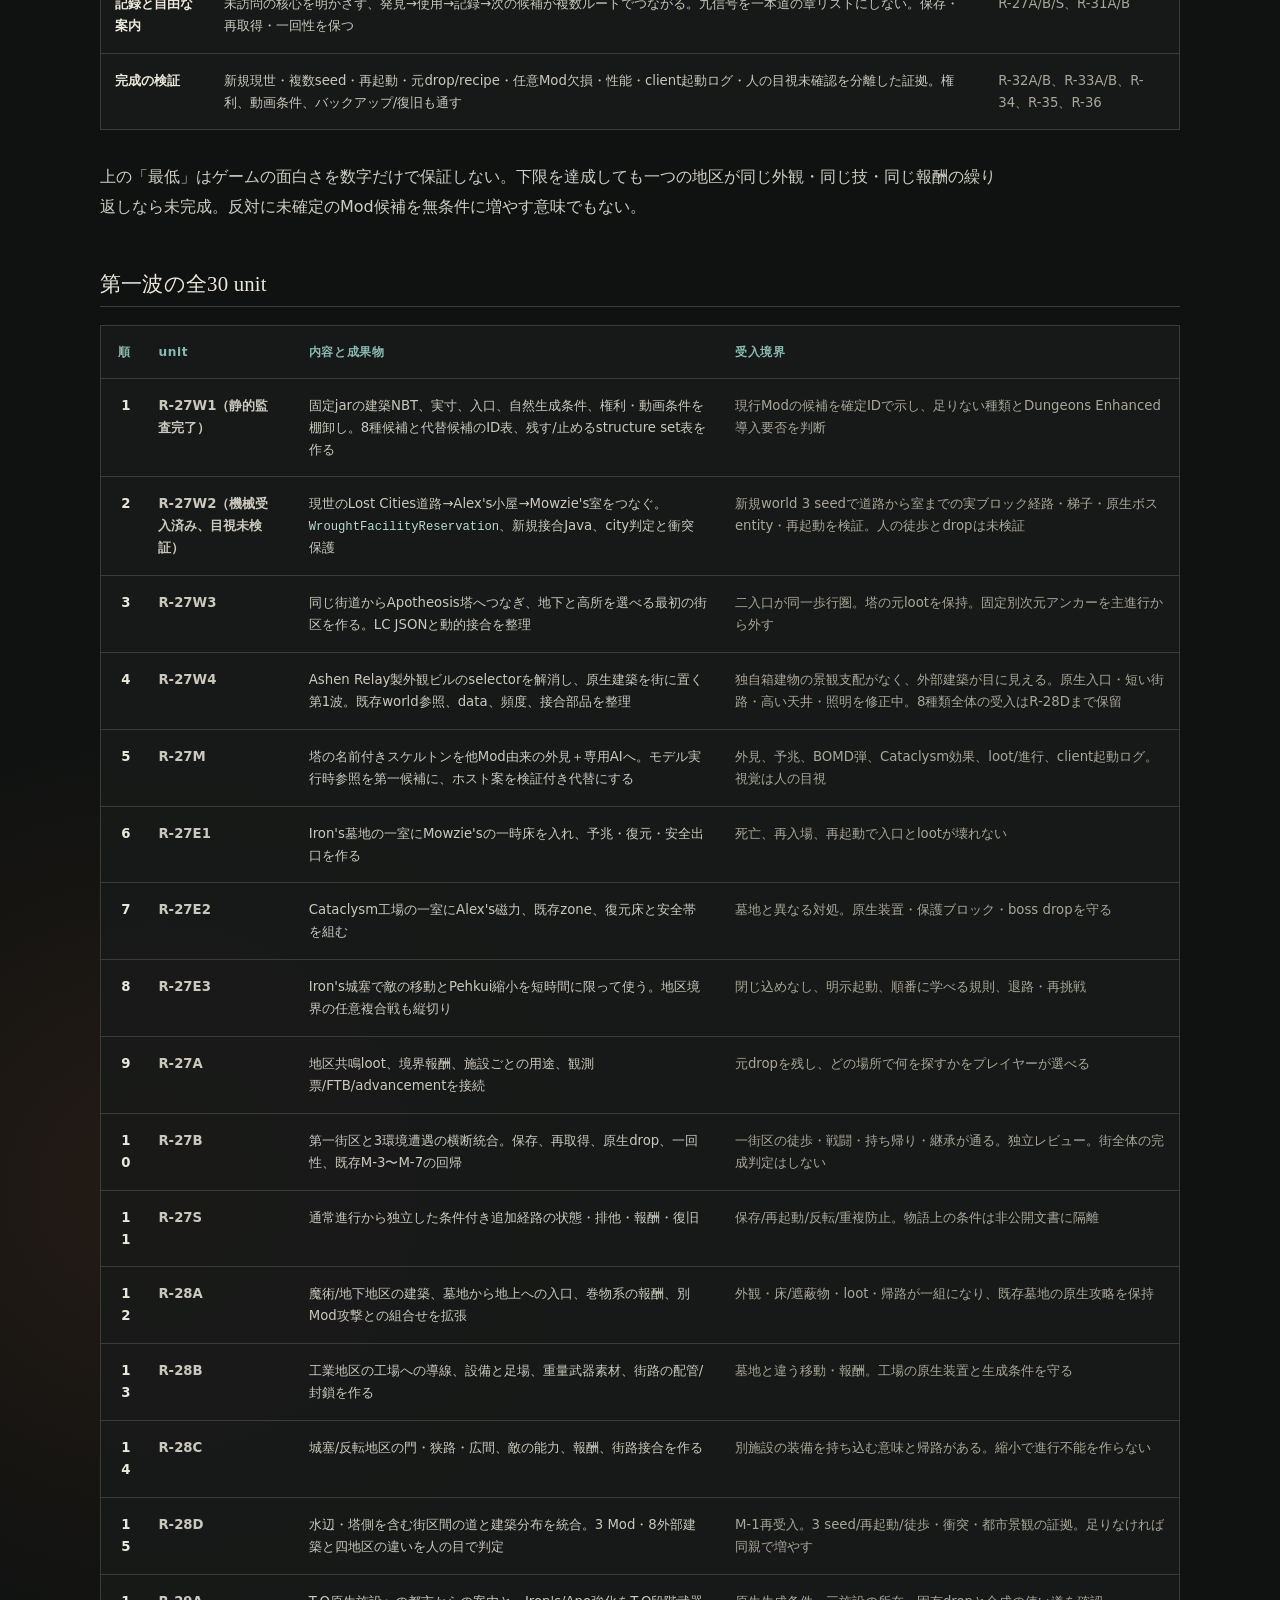
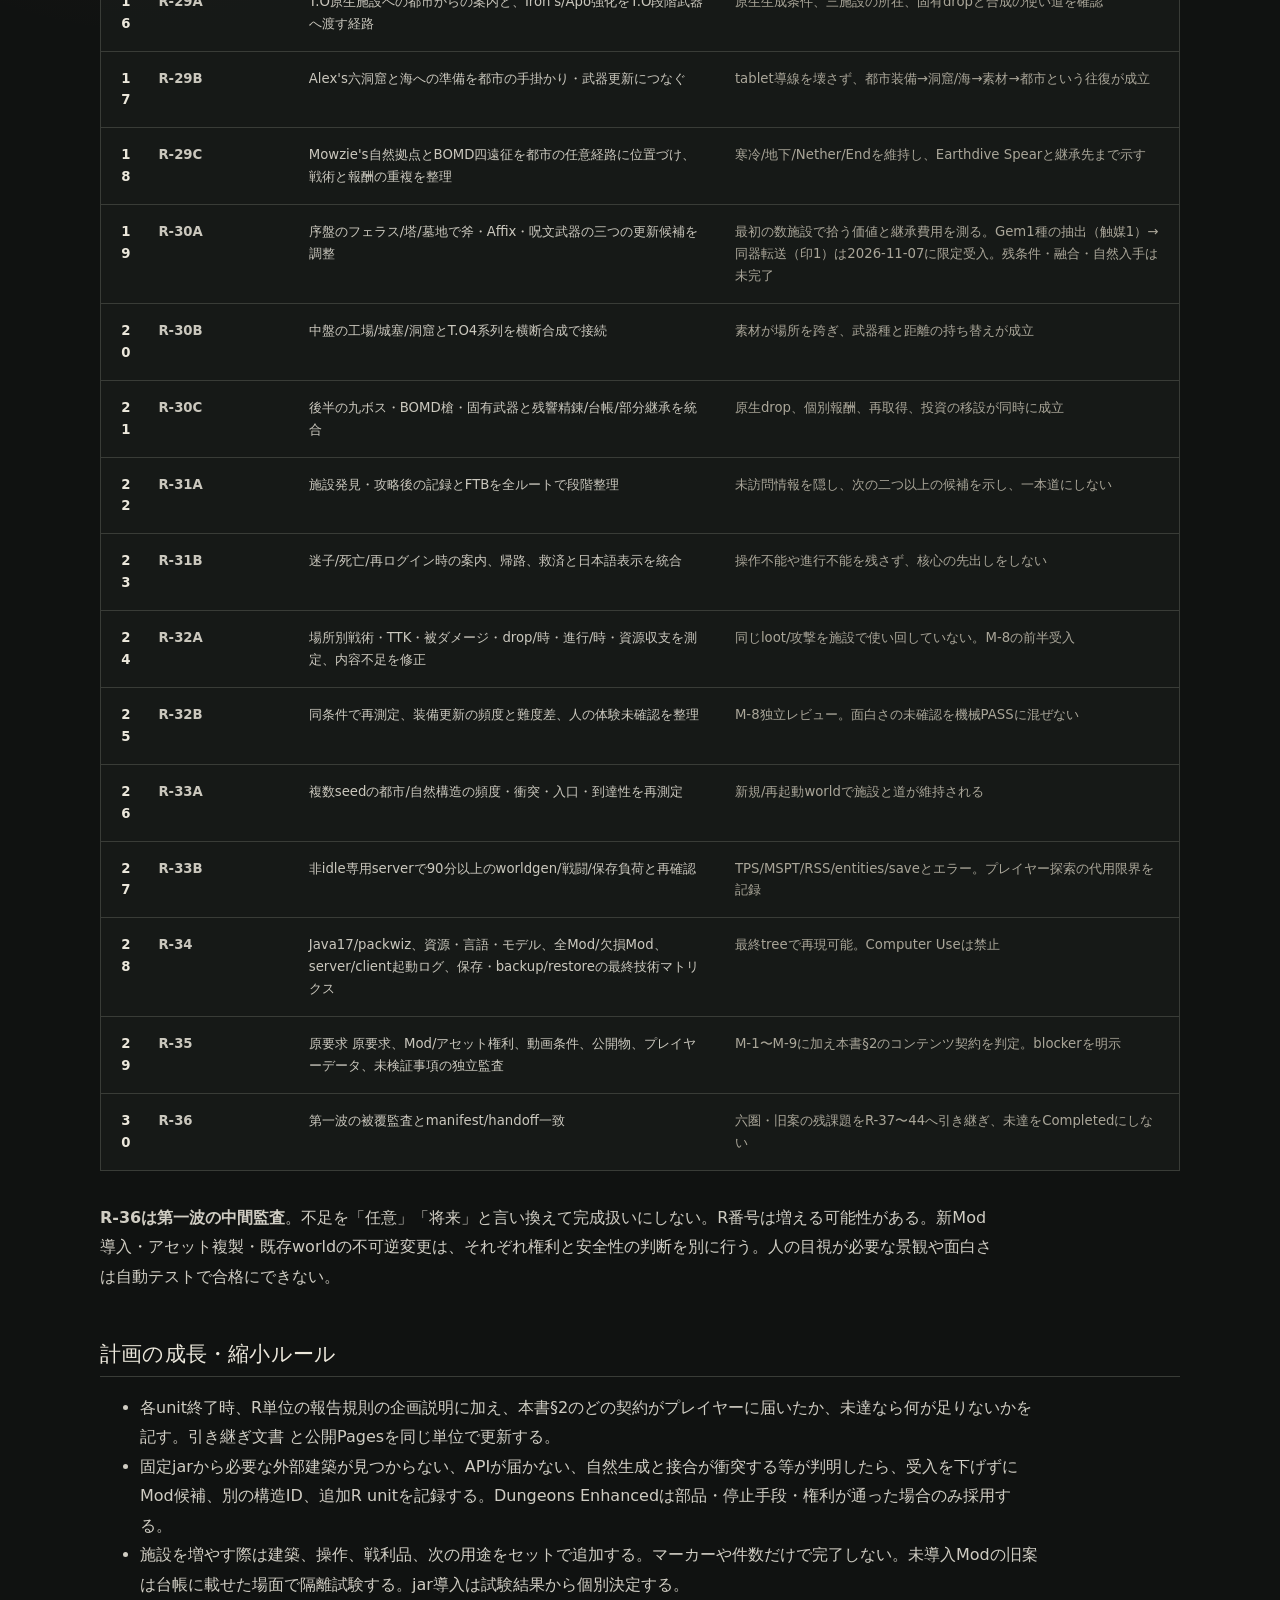
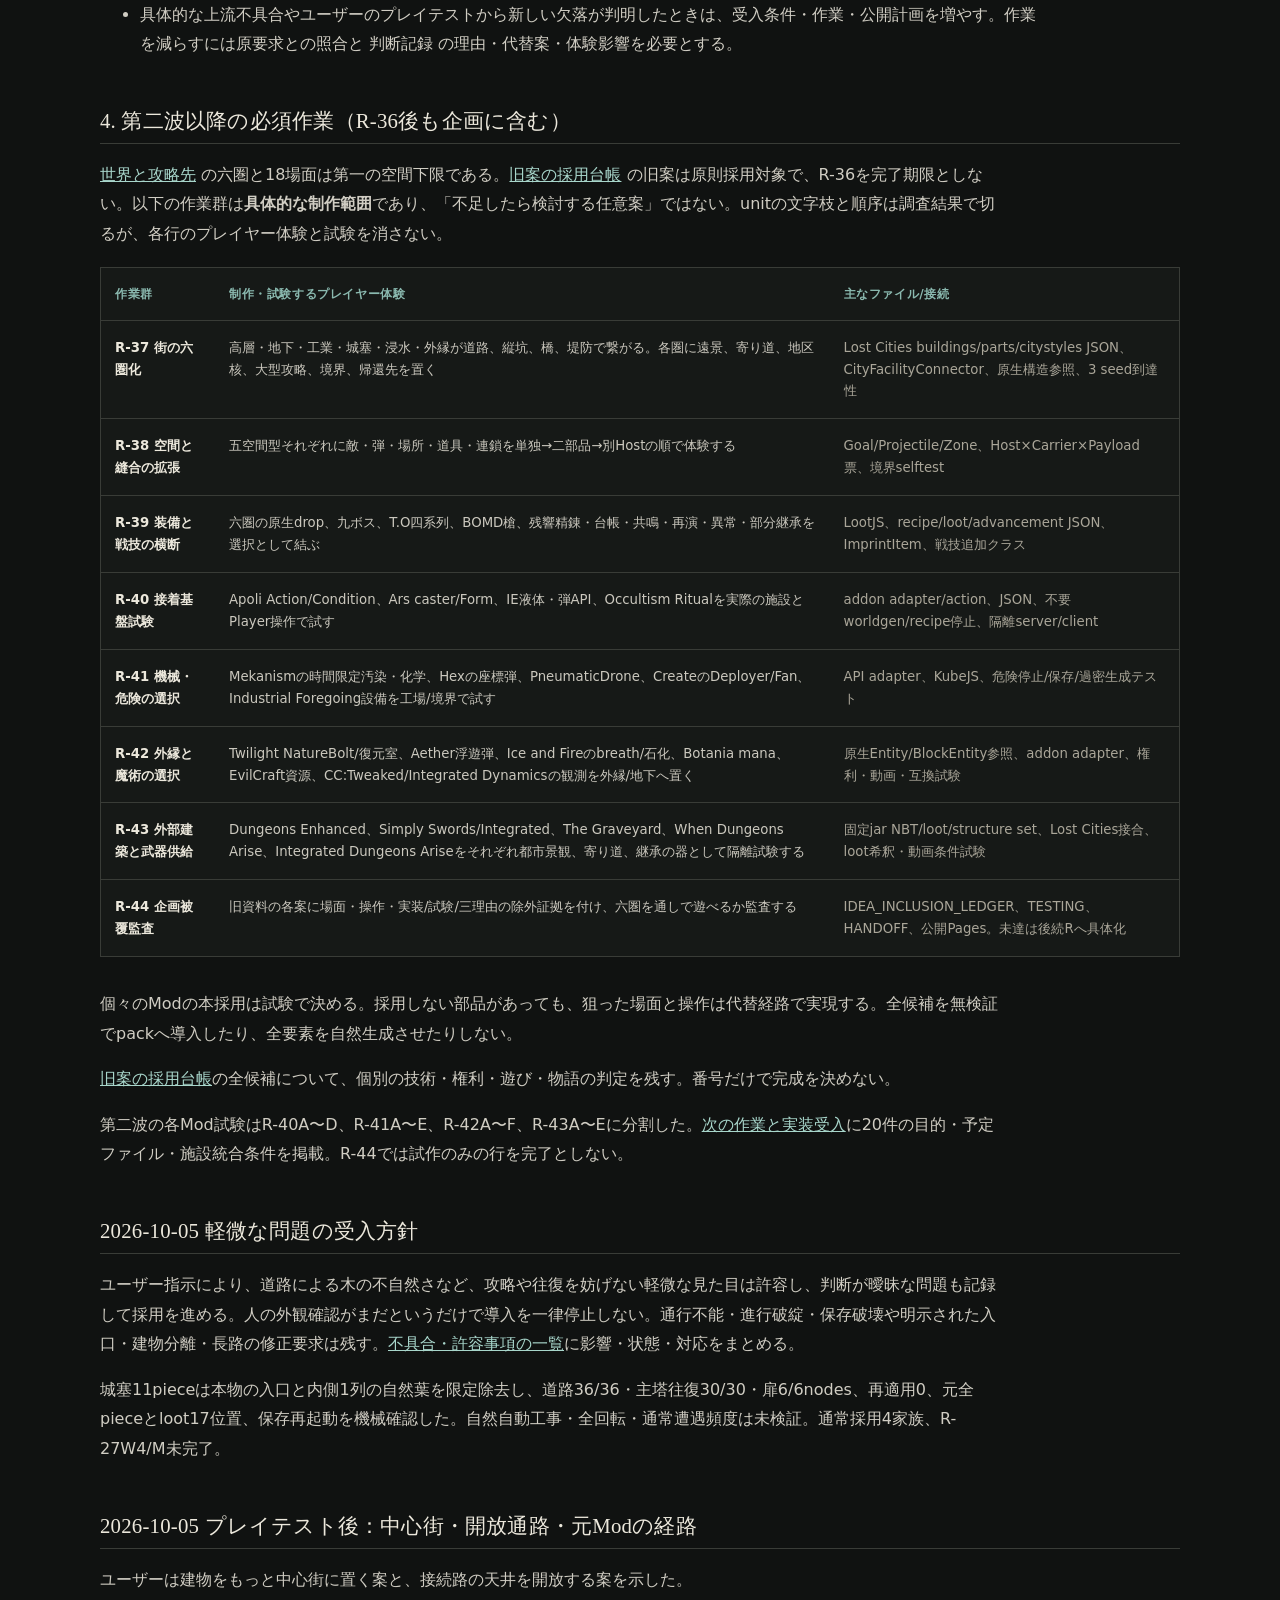
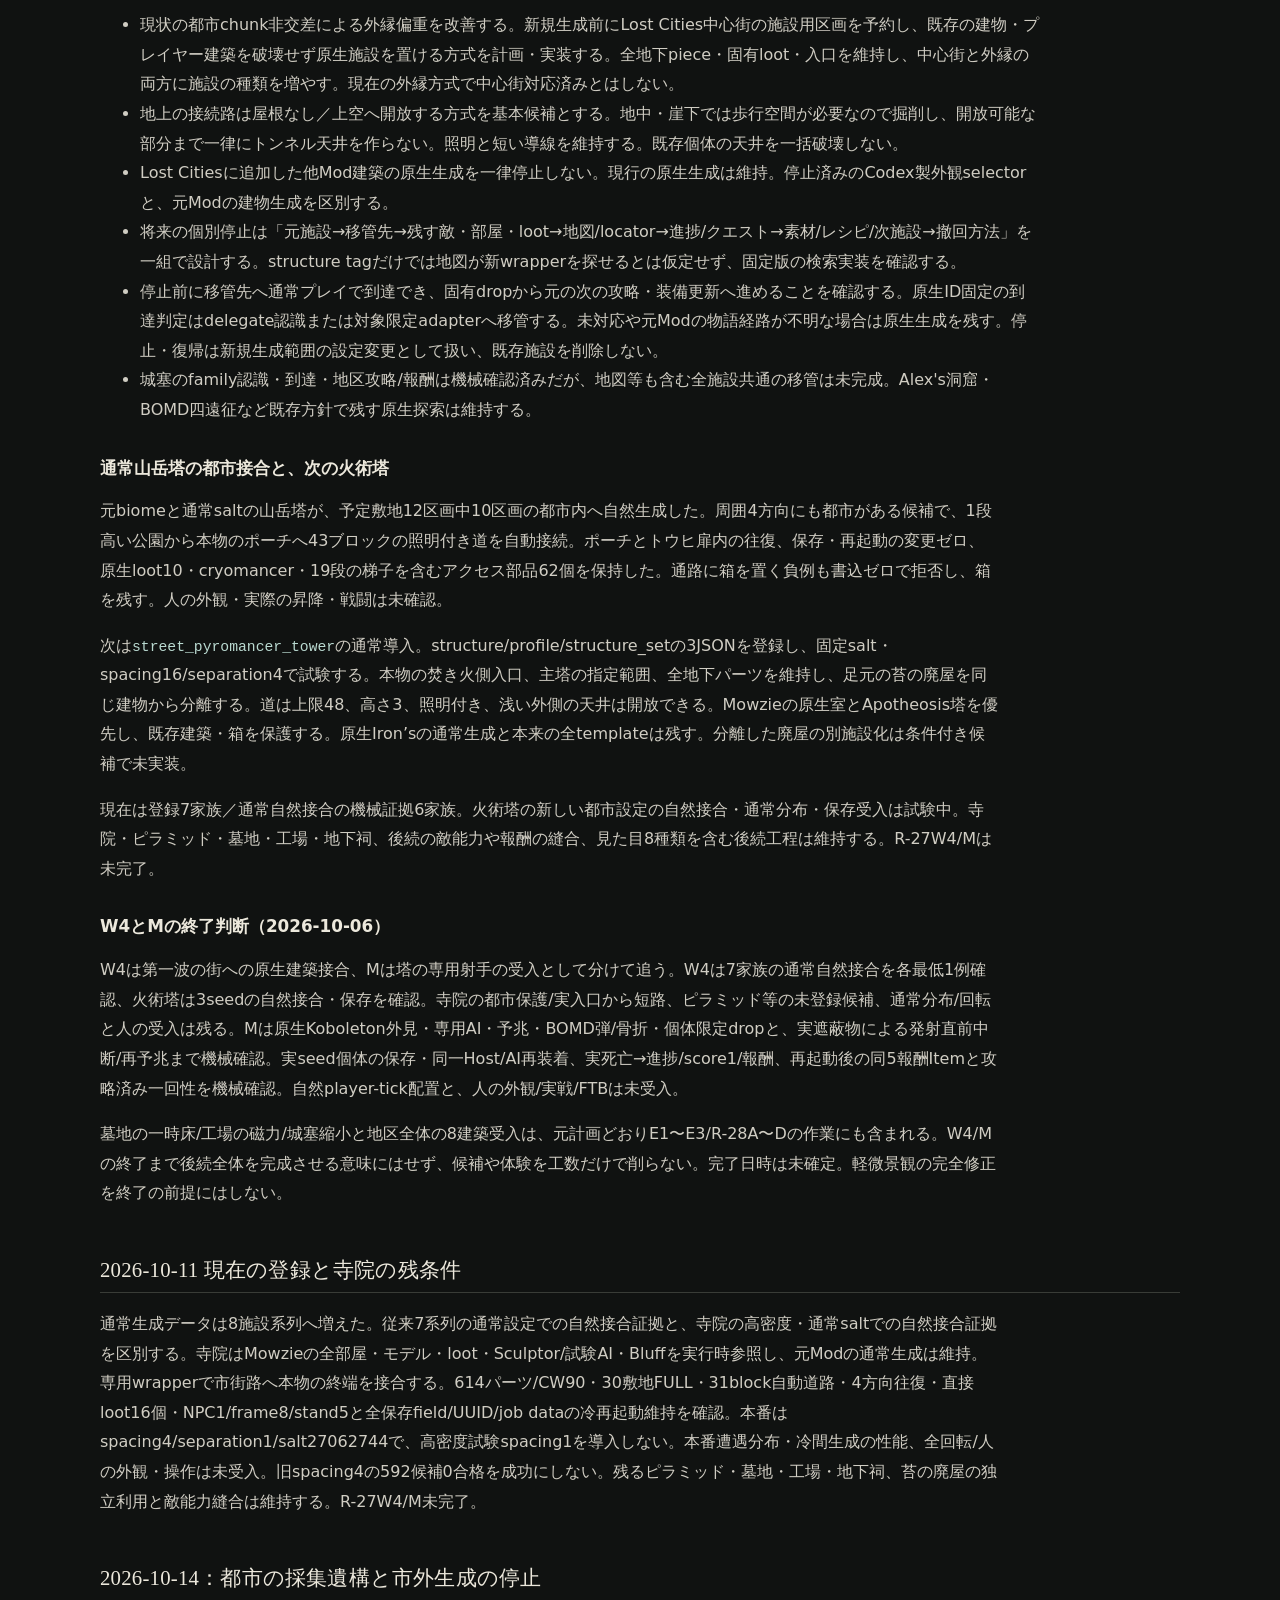
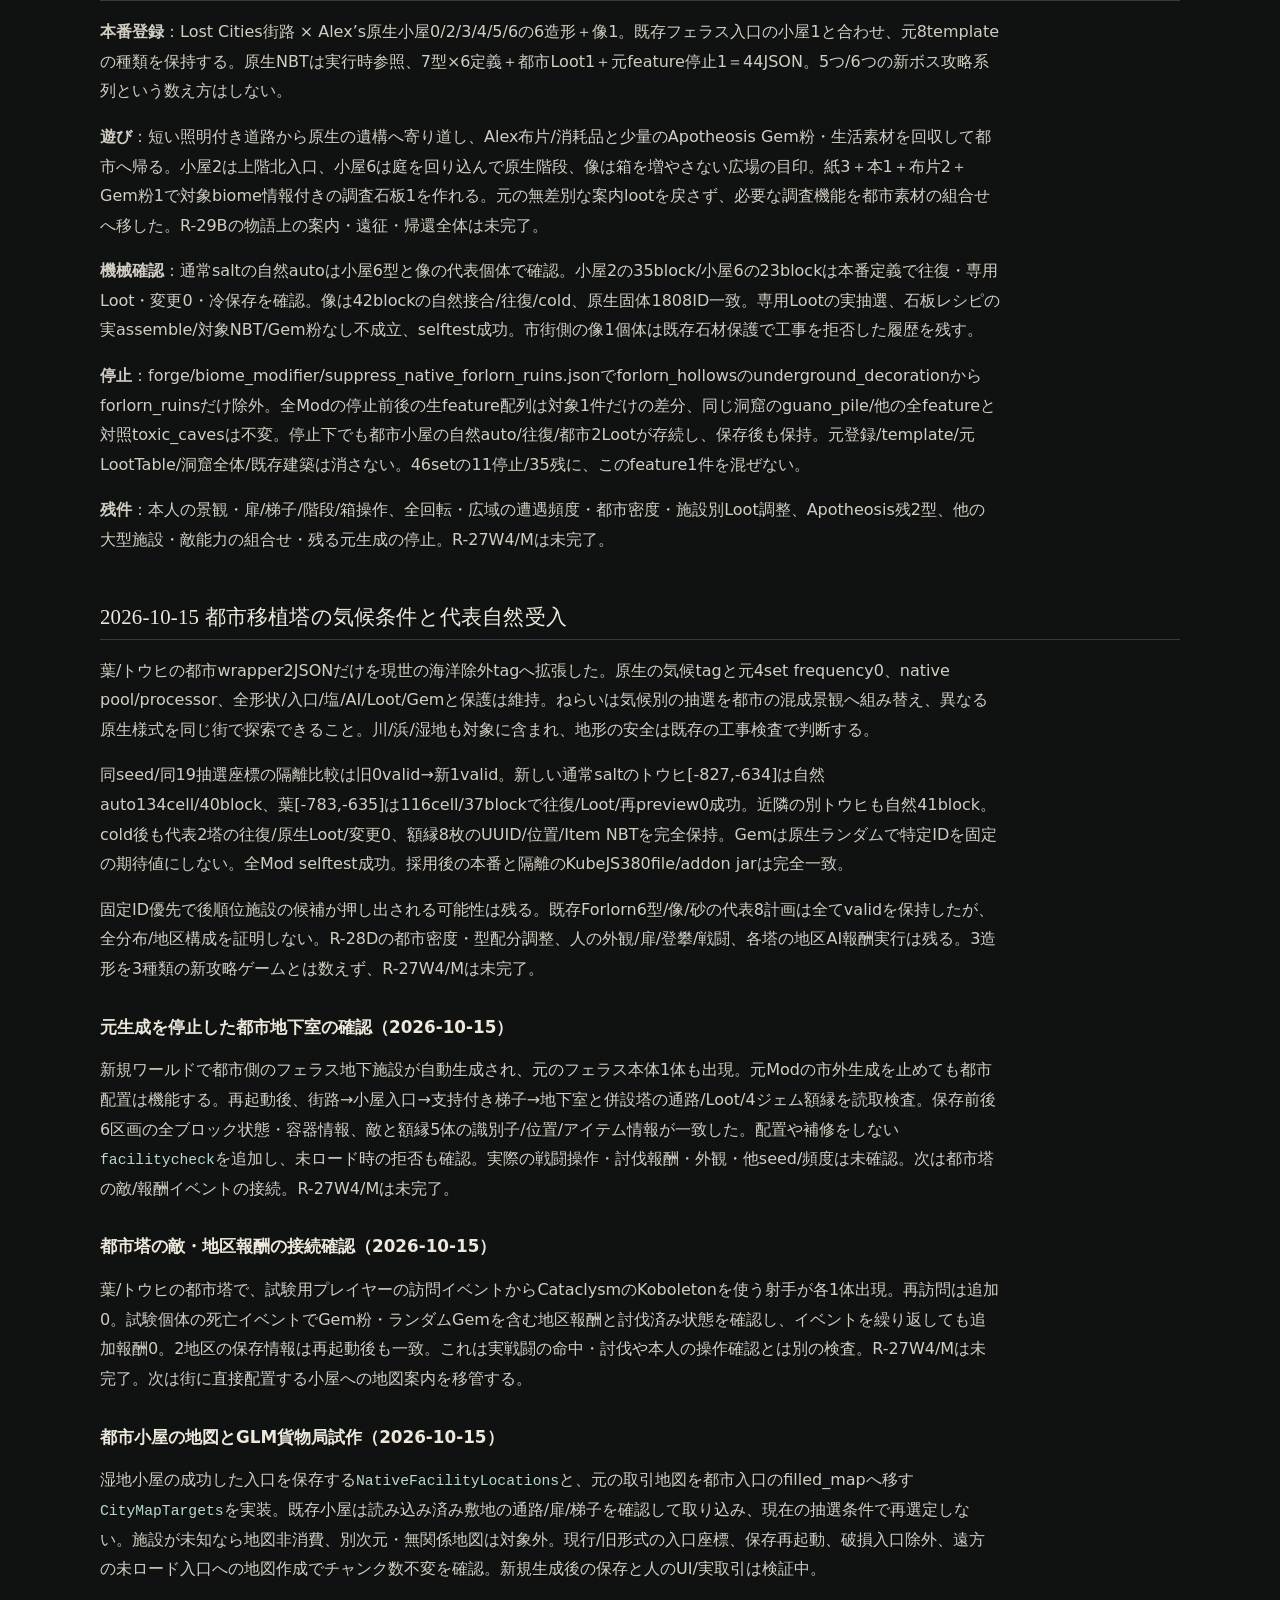
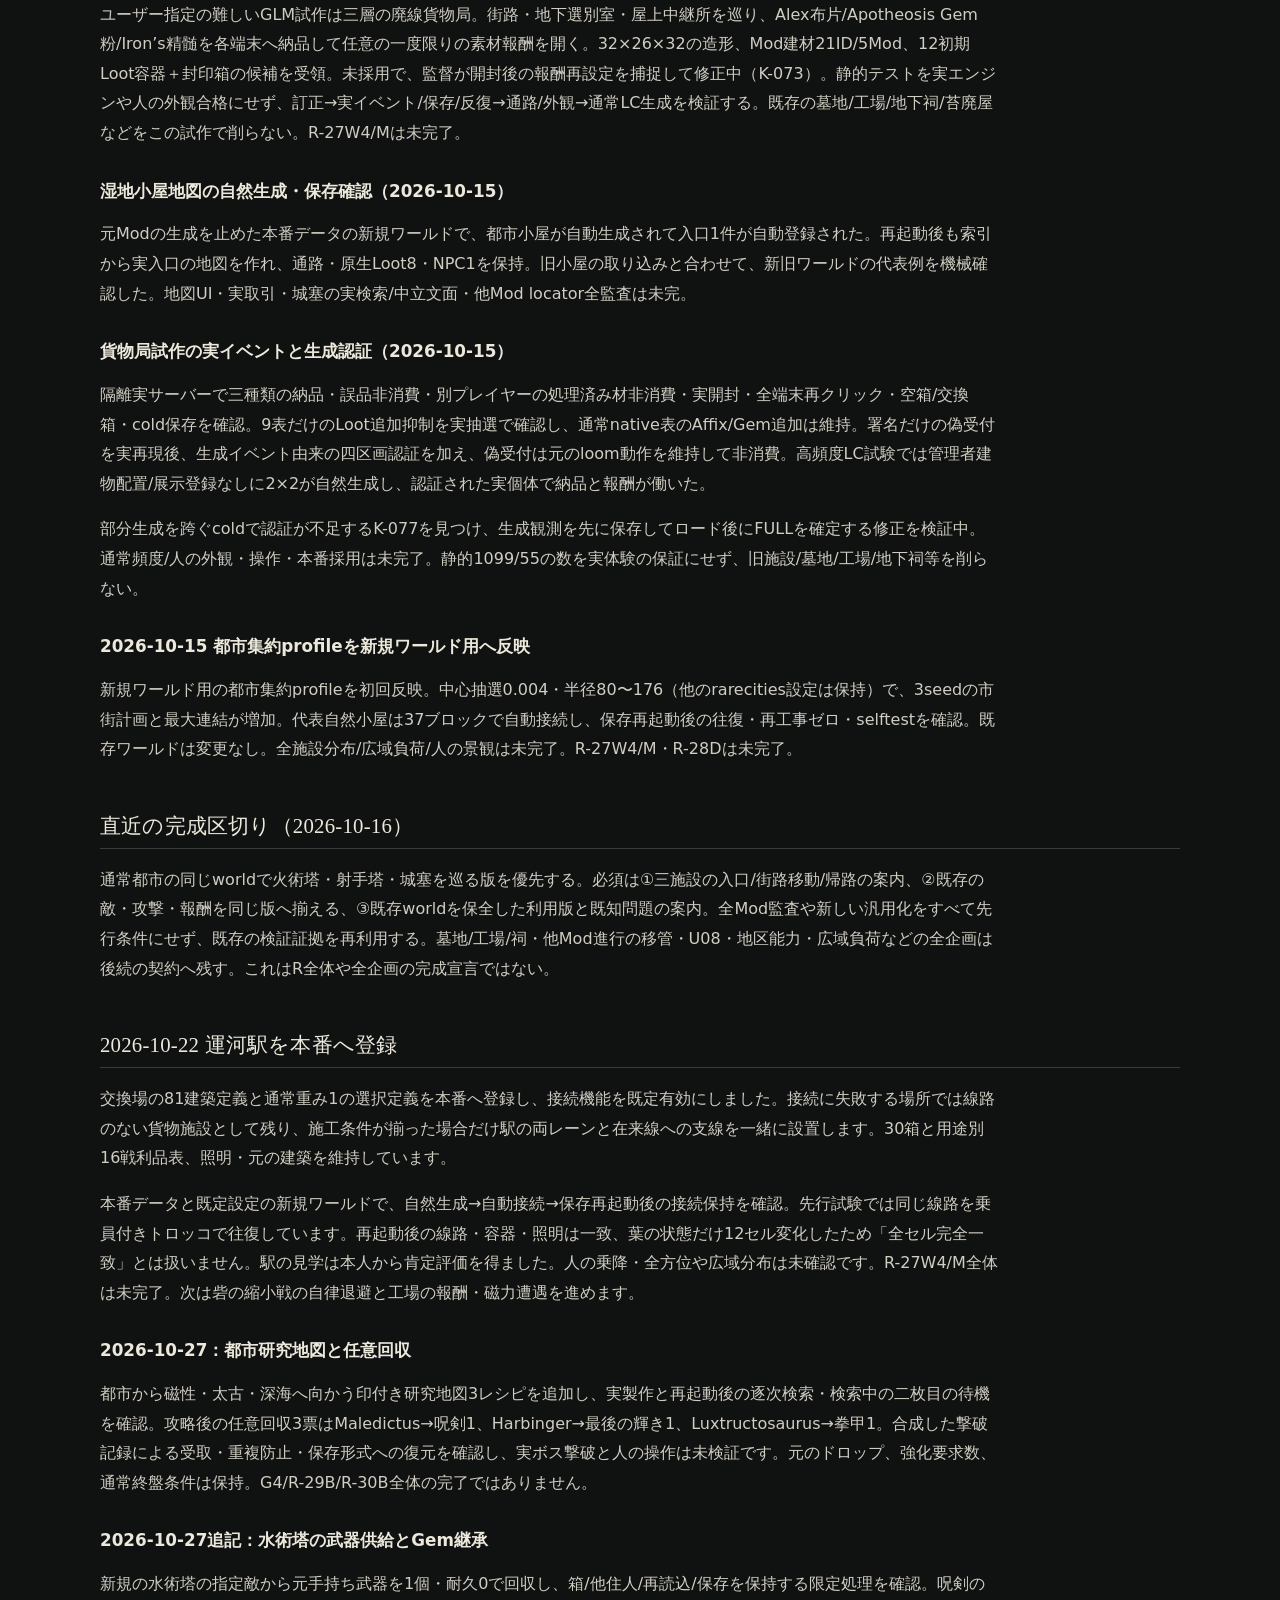
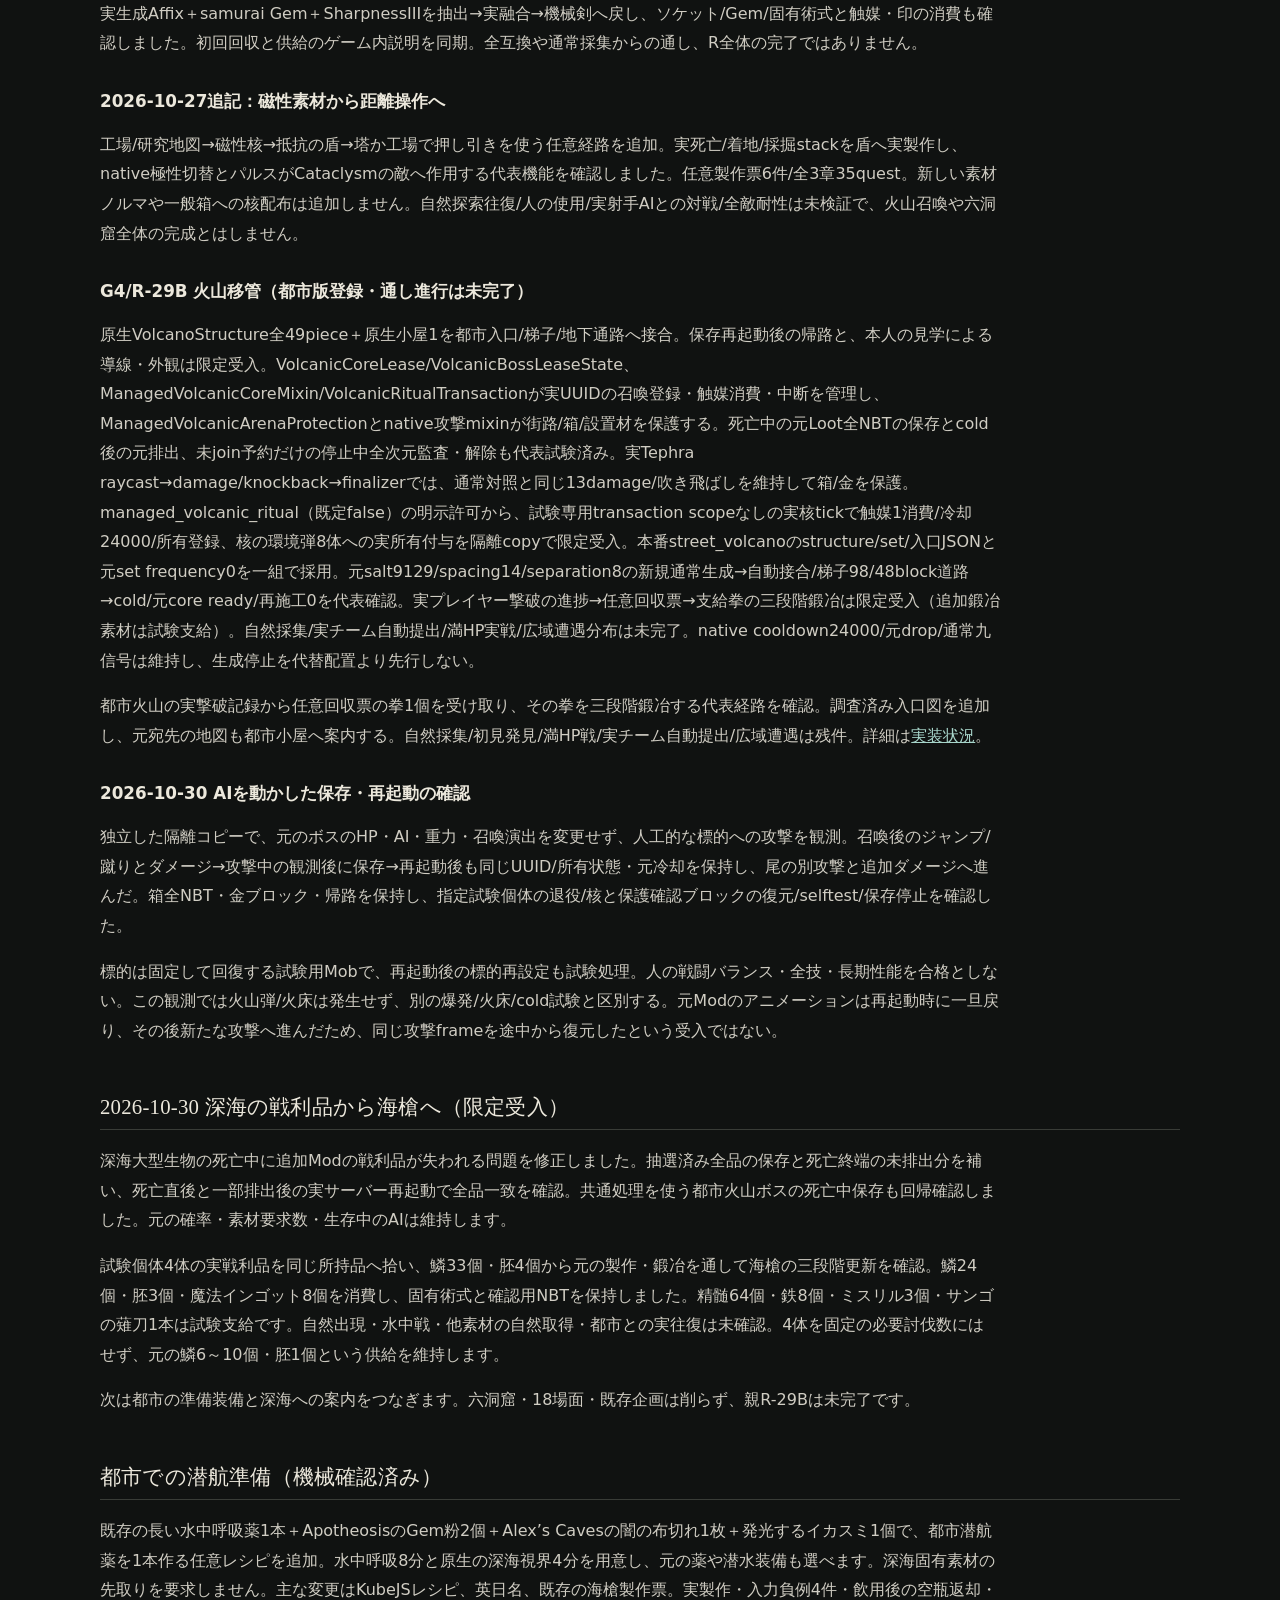
<file: completion.html>
<!doctype html>
<html lang="ja">
<head>
  <meta charset="utf-8">
  <meta name="viewport" content="width=device-width, initial-scale=1">
  <meta name="robots" content="noindex, nofollow, noarchive">
  <meta name="description" content="Ashen Relayの完成工程。実装済み・計画・受入条件を区別して掲載。">
  <title>完成工程 — Ashen Relay</title>
  <link rel="stylesheet" href="style.css">
</head>
<body>
  <main>
    <nav class="site-nav" aria-label="サイト内のページ"><a href="index.html">概要</a><a href="world.html">世界と攻略先</a><a href="gameplay.html">プレイループ</a><a href="progression.html">攻略と製作・終点</a><a href="recipes.html">素材と加工経路</a><a href="mods.html">Mod採用表</a><a href="ideas.html">旧案の採用台帳</a><a href="seams.html">縫合パターン58件</a><a href="delivery.html">次の作業と実装受入</a><a href="implementation.html">実装ファイル</a><a href="completion.html" aria-current="page">完成工程</a><a href="estimate.html">残工数の見積もり</a><a href="known-issues.html">不具合・許容事項</a></nav>
    <header class="subpage-header"><p class="eyebrow">ASHEN RELAY · 公開計画</p><p class="subpage-lead">全工程は <a href="completion.html">完成工程</a>、元の原要求は <a href="gameplay.html">プレイループ</a> に掲載。</p></header>
    <article class="document"><h1>完成までの全工程</h1>
<h2>2026-11-10 R31A：起動修正を確認、行動テストは継続中</h2>
<p>全ルートの進行記録をつなぐ実機検証で、起動時の連携不具合が見つかりました（K-159）。修正後は起動と死亡状態の読取りを確認しましたが、診断側の作業台の距離判定・戦闘セルの事前条件・結果の集計に問題が残り、行動テスト全体は不合格です。全次元の保存と正常停止は確認し、以前の検証記録も保持しています。診断を修正して再検証します。<strong>R31Aの採用、全ルートの自然な攻略、保存後の進行復元の受入には至っていません。</strong></p>
<p>後続の別環境では、継承印と帰還コンパスの実製作、素材消費、継承印への抽出と剣への完全転送、実死亡イベントの進行キューへの登録まで確認しました。一方、部分継承に必要な診断用の解放条件と、製作済みコンパスを扱う持ち物操作で失敗し、総合結果は不合格です。保存・正常停止を確認して記録を固定し、診断の2点を修正しています。次のtickでの進行確定と、再起動後の復元はまだ受け入れていません。</p>
<h2>2026-11-09 現在の到達点</h2>
<p><strong>プロジェクト全体、R29C、R30Bは未完了です。</strong> 寒冷塔の都市版採用、遠征地図の実製作、複数武器系列の限定検証を土台に、機械剣では実ドロップ素材から製作3工程・融合・最初の強化までを限定確認しました。拳系列でも実際に拾った破片から合金を製作し、実武器の最初の強化へ渡す流れと保存後の監査まで確認しました。全ルートの進行システムは監査・修正中で、本番採用前です。自然供給・通常戦闘・人の操作は未検証です。<a href="delivery.html">最新の確認範囲と残条件</a>を参照してください。</p>
<p>先の工程を並行して進めるため、戦闘計測・Mod連携・工場の危険設備の外注課題3件を追加しました。外注への登録や返却だけでは実装・受入の完了に数えません。人の外観・歩行・楽しさの確認も、サーバー側の機械検証と分けて残しています。</p>
<h2>2026-10-27 武器更新と製作帳の追加</h2>
<p>T.O四系列12段階の固有術式保持と実鍛冶メニュー消費を確認。4ボスの元Loot表へ合成entity contextを渡し、追加武器・強化媒体を観測しました。通常取得や実戦の証拠とは分けます。ゲーム内に任意の製作帳4票を追加し、材料総数・融合設備・強化退避と未整備の取得先を案内。新しい攻略順/報酬/全系列完成の義務はありません。全packで2章30クエストを読込済み、人の表示は未検証です。水術塔の武器回収の検証を継続し、その後も既存のR全工程へ進みます。</p>
<h3>2026-10-26 継続時点の実装・機械受入</h3>
<p>元レシピ26件の実メニュー、新規回収材2レシピ、工場装備箱6容器相当のミスリルscrap計12を確認。呪剣のSharpness III＋実生成mana_regen Affixを抽出→実融合→機械剣へ再適用し、固有術式保持と触媒/印の消費を確認した。K-122の固有術式誤抽出を修正し、通常の後付け術式も回帰確認。水術塔の指定敵からの武器回収は検証継続中。材料の通常取得、人の操作、Gem/他Affix、G1～G6全体と親Rは未完了。詳細は<a href="recipes.html">製作経路台帳</a>を参照。</p>
<h2>2026-10-23 趣旨との照合と加工依存の具体化</h2>
<p><a href="recipes.html">39素材の台帳</a>に、7つのMod横断経路・加工依存・未確認の取得元を追加。機械剣の融合は銃側NBTのみcopyする静的処理で、剣側の強化の事前抽出→融合→再装着を必須検証へ。海槍は部品込み魔法インゴット8個。複合攻略は元の学習場面2件以上を成立させてから組み、五試験だけで六圏の代替にしません。一律三難度/固定三勝交換は候補に戻し、段階表をFTBの強制順序にしません。全経路の実入手/実craftは未受入です。</p>
<h2>2026-10-23 優先順を改訂：攻略と製作を先に設計</h2>
<p><strong>全体のレシピ体系は未完成です。</strong> <a href="progression.html">攻略と製作・終点</a>に、E0通常到達/E1五空間の複合戦/E2装備・戦技完成、P0～P5、T.O四系列とBOMD槍の実材料、素材の用途、回収材レシピ2件の設計、G0～G6の受入を掲載しました。次はG1の依存/数量台帳→G2のレシピと報酬→G3の案内/継承を優先します。設計決定を追加実装済みとは扱いません。六圏・18場面・旧案全件・既存Rの残作業は保持します。</p>
<h2>現在地（2026-10-16）</h2>
<h2>2026-10-16 三施設を巡る版の機械的準備</h2>
<p>既存の火術塔・射手塔・城塞が同じ通常ワールドに自然生成し、街路との接合後、都市の擁壁に幅2梯子を追加して上下の街を結ぶ版を用意。梯子の支持/乾燥/上下頭上、各側の街路往復、保存後の維持、箱/居住/原生構造物等の拒否を確認した。新規生成だけに適用し、既存ワールドは書き換えない。</p>
<p>人の梯子操作/外観、全都市の接続・分布・負荷は未完了。<strong>R-27W4/M全体の完了ではない。</strong> 戦闘・原生戦利品・地区報酬は既存の実装と証拠を再利用。次は計画済みの墓地の一時床を、MowzieのAPIと保存・復元・退路の保護で接続する隔離試作へ進む。旧案や後続の施設種類は削っていない。</p>
<p>残作業の比較は<a href="estimate.html">本数と限界</a>。根拠のなかった時間予測は撤回済み。</p>
<p><strong>R-27W4＋R-27Mは未完了。</strong> 全体2〜3割と仮置き時間による所要時間予測は撤回。<a href="estimate.html">作業単位の比較</a>では実施記録50に対して未完了52（第一波28）。本数で約1.04倍だが、粒度・難度・実装済み部分が異なり時間比ではない。都市密度は新規world用に初回反映し、城塞地図の実使用/保存/自然生成後の自動登録まで代表機械確認。墓地/工場/地下祠、能力縫合、全案内/物語移管、分布/負荷/人の景観などが残る。R-28Dは分布調整だけ一部先行。詳細は<a href="index.html">概要</a>。</p>
<h2>2026-10-11 最新方針：都市へ集約・元生成停止・物語を一本化</h2>
<p>Lost Cities外の独立構造物はなるべく生成させず、都市内に多数・多様な施設を配置する。元Modの建築・敵・技・アイテムを部品として参照し、元Mod独自の物語・案内・攻略順はAshen Relayの進行へ組み替える。旧「原生生成/元ストーリーを維持」の記述は変更前の方針。</p>
<p><strong>実装した設定</strong>：Iron’s城塞・山岳塔・火術塔とMowzie寺院の元structure setにfrequency=0を追加。独立した都市wrapperと必要な原生登録は維持。全Mod起動とselftest、元山岳template参照を確認。既存の建築は消去しない。自然生成での停止/移管後分布の実測は未完了。</p>
<p><strong>未完了の必須作業</strong>：元配置を共有するApotheosis塔4型、水術塔、湿地小屋、小屋＋地下室は都市側の配置へ分離して元生成を停止する。ピラミッド・墓地・工場・地下祠と今後の施設も都市移管/元生成停止を対にする。各Modの不要なstructure set・spawn・loot流入・recipe・旧物語の案内/実績/locatorを実ID別に監査し停止/移管する。必要な戦闘・技・武器更新や企画の種類は削らない。海・次元等の必要環境は都市の対応地区または管理遠征へ移し、不可避の市外例外だけ理由と都市からの導線を明記する。</p>
<p><strong>都市調整は必須</strong>：疎な都市設定を完成形とせず、市街の広さ・密度・街区接続を調整。固定profileを確認し、同じ3seed/同じ範囲で市街面積・連結面積・都市間隔・施設の実生成/種類/徒歩帰路/負荷を比較する。施設別Lootも魔術・工業・水辺と攻略段階へ合わせて調整する。R-27W4/MからR-28Dの受入に含める。密度の初回値は新規ワールド用に反映、広域分布/負荷/人の景観と全施設Loot/物語移管は未完了。</p>
<p><strong>未完成。R-26Bまでの実装を土台に、R-27W1の固定jar監査とR-27W2の現世道路接合の機械試験を完了。R-27W3は道路・塔・額縁を機械確認したが、人の外観・歩行受入は未完了。R-27W4は自作外観styleを通常生成から外し、Iron’s Spellbooks原生湿地小屋を河川沿い、T.O原生水術塔を砂浜沿いの街道へ接合した。原生loot・敵と経路は各1 seedで機械確認、外観・実歩行・頻度は未受入。</strong> このページは2026-09-28時点で決まっている通常計画を<strong>すべて</strong>列挙する。旧「残り13単位・R-33で完成」は撤回した。R番号は作業束であって完成率ではない。旧「約30%」はR-15時点の概算なので、現在の完成率として更新しない。</p>
<p>Mod要素単位の組合せは<a href="seams.html">縫合パターン58件</a>に、道路経路の機械確認・一部稼働・計画・隔離試験待ちを分けて列挙した。58は場所と操作を特定した企画レシピの件数で、完成した遊びの件数でも企画の上限でもない。旧42件の監査でR-01〜R-22の実装済み縫合と、Xパッケージ内の別操作が抜けていたため補った。</p>
<h2>必須完成ゲート M-1〜M-9</h2>
<table>
<thead>
<tr>
<th>ゲート</th>
<th>完成条件</th>
<th>現在</th>
</tr>
</thead>
<tbody>
<tr>
<td>M-1 街の景観</td>
<td>現世Lost Citiesの道路に異なるModの建築が縫い合わされ、地下・塔・帰路が歩ける。人の目でも違いが分かる</td>
<td><strong>再オープン</strong>。旧固定別次元の機械試験は通ったが、プレイテストで街の外観と孤立を指摘。R-27W1〜W4とR-28A〜Dで修正</td>
</tr>
<tr>
<td>M-2 地区類型</td>
<td>生体・投射・固定化・反転の4種類の遭遇Hostが成立</td>
<td>実装・機械受入済み。街の景観評価とは別</td>
</tr>
<tr>
<td>M-3 BOMD遠征</td>
<td>四つの原生施設・ボス・dropとEarthdive Spear横断合成が進行につながる</td>
<td>実装・機械受入済み。実プレイヤーの自然到着/操作は限定的に未検証</td>
</tr>
<tr>
<td>M-4 進行分岐</td>
<td>記録、復号、九信号の先で選択でき、保存・再取得できる</td>
<td>通常経路は実装・機械受入済み。条件付き追加経路はR-27S</td>
</tr>
<tr>
<td>M-5 横断報酬</td>
<td>九ボスの個別報酬、複数のボス技のプレイヤー用呪文化、武器更新</td>
<td>実装・機械受入済み。施設内での見せ方はR-27〜30</td>
</tr>
<tr>
<td>M-6 独自の遊び</td>
<td>残響精錬、武器記録台帳、部分継承などが収集ループへつながる</td>
<td>3系統実装・機械受入済み。地区共鳴と継ぎ目異常はR-27A/Bで追加</td>
</tr>
<tr>
<td>M-7 接合文法</td>
<td>地区クリアの連鎖が強化継承を解放し、空間型が施設に結びつく</td>
<td>実装・機械受入済み。実施設の体験はR-27Bで再確認</td>
</tr>
<tr>
<td>M-8 戦術と密度</td>
<td>場所ごとに違う戦術・武器更新があり、TTK、被ダメージ、drop、進行速度、コストが妥当</td>
<td>未完了。R-32A/B</td>
</tr>
<tr>
<td>M-9 最終検証</td>
<td>全Modと欠損Mod、client起動ログ、セーブ、復旧、権利、原要求を最終treeで受入</td>
<td>未完了。R-33〜36</td>
</tr>
</tbody>
</table>
<p>ゲートにチェックがあるものも、ModPack全体の完成や人間の見た目・面白さの合格を意味しない。R-36は第一波の中間監査である。旧資料の案の採用範囲を含めた完成監査はR-44以降に行う。</p>
<h2>追加の必須コンテンツ契約</h2>
<table>
<thead>
<tr>
<th>契約</th>
<th>合格の証拠</th>
<th>対応する作業</th>
</tr>
</thead>
<tbody>
<tr>
<td><strong>外部Mod建築の街</strong></td>
<td>現世の道路から最低3 Mod・8種類以上の実質異なる外部建築を見つけ、入口・攻略室・帰路に歩いて到達できる。色違い、標識、道だけは数えない。外観は人の目で判定</td>
<td>R-27W1〜W4、R-28A〜D</td>
</tr>
<tr>
<td><strong>四地区を遊べる</strong></td>
<td>魔術/地下、投射/塔、工業/工場、城塞/反転の各地区に、異なる外観・空間・対処・原生drop＋追加報酬・次の用途・帰路が揃う。Hostの登録数だけでは合格にしない</td>
<td>R-27M/E1〜E3、R-28A〜D</td>
</tr>
<tr>
<td><strong>都市外へ行く理由</strong></td>
<td>T.Oの施設、Alex'sの洞窟、水辺の原生施設、Mowzie's/BOMDの遠征のうち、各系統に少なくとも一本、街で得た準備→探索→固有drop→街での武器更新がある。自然生成だけでは合格にしない</td>
<td>R-29A〜C</td>
</tr>
<tr>
<td><strong>武器を替える理由</strong></td>
<td>序盤・中盤・後半に別々の戦闘距離/武器種の更新候補があり、Affix/Gem/呪文の継承費用が拾い直しの妨げにならない。T.Oの4系列、BOMD槍、元Mod固有武器を実際の経路へ配置</td>
<td>R-30A〜C、R-32A/B</td>
</tr>
<tr>
<td><strong>場所で覚える横断戦</strong></td>
<td>弾、設置攻撃、一時床、磁力、縮小、呪文のうち複数が施設の空間と結びつく。少なくとも塔・墓地・工場・城塞・地区境界で異なる対処と退路がある</td>
<td>R-27M/E1〜E3、R-28A〜D</td>
</tr>
<tr>
<td><strong>記録と自由な案内</strong></td>
<td>未訪問の核心を明かさず、発見→使用→記録→次の候補が複数ルートでつながる。九信号を一本道の章リストにしない。保存・再取得・一回性を保つ</td>
<td>R-27A/B/S、R-31A/B</td>
</tr>
<tr>
<td><strong>完成の検証</strong></td>
<td>新規現世・複数seed・再起動・元drop/recipe・任意Mod欠損・性能・client起動ログ・人の目視未確認を分離した証拠。権利、動画条件、バックアップ/復旧も通す</td>
<td>R-32A/B、R-33A/B、R-34、R-35、R-36</td>
</tr>
</tbody>
</table>
<p>上の「最低」はゲームの面白さを数字だけで保証しない。下限を達成しても一つの地区が同じ外観・同じ技・同じ報酬の繰り返しなら未完成。反対に未確定のMod候補を無条件に増やす意味でもない。</p>
<h2>第一波の全30 unit</h2>
<table>
<thead>
<tr>
<th style="text-align:right">順</th>
<th>unit</th>
<th>内容と成果物</th>
<th>受入境界</th>
</tr>
</thead>
<tbody>
<tr>
<td style="text-align:right">1</td>
<td><strong>R-27W1（静的監査完了）</strong></td>
<td>固定jarの建築NBT、実寸、入口、自然生成条件、権利・動画条件を棚卸し。8種候補と代替候補のID表、残す/止めるstructure set表を作る</td>
<td>現行Modの候補を確定IDで示し、足りない種類とDungeons Enhanced導入要否を判断</td>
</tr>
<tr>
<td style="text-align:right">2</td>
<td><strong>R-27W2（機械受入済み、目視未検証）</strong></td>
<td>現世のLost Cities道路→Alex's小屋→Mowzie's室をつなぐ。<code>WroughtFacilityReservation</code>、新規接合Java、city判定と衝突保護</td>
<td>新規world 3 seedで道路から室までの実ブロック経路・梯子・原生ボスentity・再起動を検証。人の徒歩とdropは未検証</td>
</tr>
<tr>
<td style="text-align:right">3</td>
<td><strong>R-27W3</strong></td>
<td>同じ街道からApotheosis塔へつなぎ、地下と高所を選べる最初の街区を作る。LC JSONと動的接合を整理</td>
<td>二入口が同一歩行圏。塔の元lootを保持。固定別次元アンカーを主進行から外す</td>
</tr>
<tr>
<td style="text-align:right">4</td>
<td><strong>R-27W4</strong></td>
<td>Ashen Relay製外観ビルのselectorを解消し、原生建築を街に置く第1波。既存world参照、data、頻度、接合部品を整理</td>
<td>独自箱建物の景観支配がなく、外部建築が目に見える。原生入口・短い街路・高い天井・照明を修正中。8種類全体の受入はR-28Dまで保留</td>
</tr>
<tr>
<td style="text-align:right">5</td>
<td><strong>R-27M</strong></td>
<td>塔の名前付きスケルトンを他Mod由来の外見＋専用AIへ。モデル実行時参照を第一候補に、ホスト案を検証付き代替にする</td>
<td>外見、予兆、BOMD弾、Cataclysm効果、loot/進行、client起動ログ。視覚は人の目視</td>
</tr>
<tr>
<td style="text-align:right">6</td>
<td><strong>R-27E1</strong></td>
<td>Iron's墓地の一室にMowzie'sの一時床を入れ、予兆・復元・安全出口を作る</td>
<td>死亡、再入場、再起動で入口とlootが壊れない</td>
</tr>
<tr>
<td style="text-align:right">7</td>
<td><strong>R-27E2</strong></td>
<td>Cataclysm工場の一室にAlex's磁力、既存zone、復元床と安全帯を組む</td>
<td>墓地と異なる対処。原生装置・保護ブロック・boss dropを守る</td>
</tr>
<tr>
<td style="text-align:right">8</td>
<td><strong>R-27E3</strong></td>
<td>Iron's城塞で敵の移動とPehkui縮小を短時間に限って使う。地区境界の任意複合戦も縦切り</td>
<td>閉じ込めなし、明示起動、順番に学べる規則、退路・再挑戦</td>
</tr>
<tr>
<td style="text-align:right">9</td>
<td><strong>R-27A</strong></td>
<td>地区共鳴loot、境界報酬、施設ごとの用途、観測票/FTB/advancementを接続</td>
<td>元dropを残し、どの場所で何を探すかをプレイヤーが選べる</td>
</tr>
<tr>
<td style="text-align:right">10</td>
<td><strong>R-27B</strong></td>
<td>第一街区と3環境遭遇の横断統合。保存、再取得、原生drop、一回性、既存M-3〜M-7の回帰</td>
<td>一街区の徒歩・戦闘・持ち帰り・継承が通る。独立レビュー。街全体の完成判定はしない</td>
</tr>
<tr>
<td style="text-align:right">11</td>
<td><strong>R-27S</strong></td>
<td>通常進行から独立した条件付き追加経路の状態・排他・報酬・復旧</td>
<td>保存/再起動/反転/重複防止。物語上の条件は非公開文書に隔離</td>
</tr>
<tr>
<td style="text-align:right">12</td>
<td><strong>R-28A</strong></td>
<td>魔術/地下地区の建築、墓地から地上への入口、巻物系の報酬、別Mod攻撃との組合せを拡張</td>
<td>外観・床/遮蔽物・loot・帰路が一組になり、既存墓地の原生攻略を保持</td>
</tr>
<tr>
<td style="text-align:right">13</td>
<td><strong>R-28B</strong></td>
<td>工業地区の工場への導線、設備と足場、重量武器素材、街路の配管/封鎖を作る</td>
<td>墓地と違う移動・報酬。工場の原生装置と生成条件を守る</td>
</tr>
<tr>
<td style="text-align:right">14</td>
<td><strong>R-28C</strong></td>
<td>城塞/反転地区の門・狭路・広間、敵の能力、報酬、街路接合を作る</td>
<td>別施設の装備を持ち込む意味と帰路がある。縮小で進行不能を作らない</td>
</tr>
<tr>
<td style="text-align:right">15</td>
<td><strong>R-28D</strong></td>
<td>水辺・塔側を含む街区間の道と建築分布を統合。3 Mod・8外部建築と四地区の違いを人の目で判定</td>
<td>M-1再受入。3 seed/再起動/徒歩・衝突・都市景観の証拠。足りなければ同親で増やす</td>
</tr>
<tr>
<td style="text-align:right">16</td>
<td><strong>R-29A</strong></td>
<td>T.O原生施設への都市からの案内と、Iron's/Apo強化をT.O段階武器へ渡す経路</td>
<td>原生生成条件、三施設の所在、固有dropと合成の使い道を確認</td>
</tr>
<tr>
<td style="text-align:right">17</td>
<td><strong>R-29B</strong></td>
<td>Alex's六洞窟と海への準備を都市の手掛かり・武器更新につなぐ</td>
<td>tablet導線を壊さず、都市装備→洞窟/海→素材→都市という往復が成立</td>
</tr>
<tr>
<td style="text-align:right">18</td>
<td><strong>R-29C</strong></td>
<td>Mowzie's自然拠点とBOMD四遠征を都市の任意経路に位置づけ、戦術と報酬の重複を整理</td>
<td>寒冷/地下/Nether/Endを維持し、Earthdive Spearと継承先まで示す</td>
</tr>
<tr>
<td style="text-align:right">19</td>
<td><strong>R-30A</strong></td>
<td>序盤のフェラス/塔/墓地で斧・Affix・呪文武器の三つの更新候補を調整</td>
<td>最初の数施設で拾う価値と継承費用を測る。Gem1種の抽出（触媒1）→同器転送（印1）は2026-11-07に限定受入。残条件・融合・自然入手は未完了</td>
</tr>
<tr>
<td style="text-align:right">20</td>
<td><strong>R-30B</strong></td>
<td>中盤の工場/城塞/洞窟とT.O4系列を横断合成で接続</td>
<td>素材が場所を跨ぎ、武器種と距離の持ち替えが成立</td>
</tr>
<tr>
<td style="text-align:right">21</td>
<td><strong>R-30C</strong></td>
<td>後半の九ボス・BOMD槍・固有武器と残響精錬/台帳/部分継承を統合</td>
<td>原生drop、個別報酬、再取得、投資の移設が同時に成立</td>
</tr>
<tr>
<td style="text-align:right">22</td>
<td><strong>R-31A</strong></td>
<td>施設発見・攻略後の記録とFTBを全ルートで段階整理</td>
<td>未訪問情報を隠し、次の二つ以上の候補を示し、一本道にしない</td>
</tr>
<tr>
<td style="text-align:right">23</td>
<td><strong>R-31B</strong></td>
<td>迷子/死亡/再ログイン時の案内、帰路、救済と日本語表示を統合</td>
<td>操作不能や進行不能を残さず、核心の先出しをしない</td>
</tr>
<tr>
<td style="text-align:right">24</td>
<td><strong>R-32A</strong></td>
<td>場所別戦術・TTK・被ダメージ・drop/時・進行/時・資源収支を測定、内容不足を修正</td>
<td>同じloot/攻撃を施設で使い回していない。M-8の前半受入</td>
</tr>
<tr>
<td style="text-align:right">25</td>
<td><strong>R-32B</strong></td>
<td>同条件で再測定、装備更新の頻度と難度差、人の体験未確認を整理</td>
<td>M-8独立レビュー。面白さの未確認を機械PASSに混ぜない</td>
</tr>
<tr>
<td style="text-align:right">26</td>
<td><strong>R-33A</strong></td>
<td>複数seedの都市/自然構造の頻度・衝突・入口・到達性を再測定</td>
<td>新規/再起動worldで施設と道が維持される</td>
</tr>
<tr>
<td style="text-align:right">27</td>
<td><strong>R-33B</strong></td>
<td>非idle専用serverで90分以上のworldgen/戦闘/保存負荷と再確認</td>
<td>TPS/MSPT/RSS/entities/saveとエラー。プレイヤー探索の代用限界を記録</td>
</tr>
<tr>
<td style="text-align:right">28</td>
<td><strong>R-34</strong></td>
<td>Java17/packwiz、資源・言語・モデル、全Mod/欠損Mod、server/client起動ログ、保存・backup/restoreの最終技術マトリクス</td>
<td>最終treeで再現可能。Computer Useは禁止</td>
</tr>
<tr>
<td style="text-align:right">29</td>
<td><strong>R-35</strong></td>
<td>原要求 原要求、Mod/アセット権利、動画条件、公開物、プレイヤーデータ、未検証事項の独立監査</td>
<td>M-1〜M-9に加え本書§2のコンテンツ契約を判定。blockerを明示</td>
</tr>
<tr>
<td style="text-align:right">30</td>
<td><strong>R-36</strong></td>
<td>第一波の被覆監査とmanifest/handoff一致</td>
<td>六圏・旧案の残課題をR-37〜44へ引き継ぎ、未達をCompletedにしない</td>
</tr>
</tbody>
</table>
<p><strong>R-36は第一波の中間監査</strong>。不足を「任意」「将来」と言い換えて完成扱いにしない。R番号は増える可能性がある。新Mod導入・アセット複製・既存worldの不可逆変更は、それぞれ権利と安全性の判断を別に行う。人の目視が必要な景観や面白さは自動テストで合格にできない。</p>
<h2>計画の成長・縮小ルール</h2>
<ul>
<li>各unit終了時、R単位の報告規則の企画説明に加え、本書§2のどの契約がプレイヤーに届いたか、未達なら何が足りないかを記す。引き継ぎ文書 と公開Pagesを同じ単位で更新する。</li>
<li>固定jarから必要な外部建築が見つからない、APIが届かない、自然生成と接合が衝突する等が判明したら、受入を下げずにMod候補、別の構造ID、追加R unitを記録する。Dungeons Enhancedは部品・停止手段・権利が通った場合のみ採用する。</li>
<li>施設を増やす際は建築、操作、戦利品、次の用途をセットで追加する。マーカーや件数だけで完了しない。未導入Modの旧案は台帳に載せた場面で隔離試験する。jar導入は試験結果から個別決定する。</li>
<li>具体的な上流不具合やユーザーのプレイテストから新しい欠落が判明したときは、受入条件・作業・公開計画を増やす。作業を減らすには原要求との照合と 判断記録 の理由・代替案・体験影響を必要とする。</li>
</ul>
<h2>4. 第二波以降の必須作業（R-36後も企画に含む）</h2>
<p><a href="world.html">世界と攻略先</a> の六圏と18場面は第一の空間下限である。<a href="ideas.html">旧案の採用台帳</a> の旧案は原則採用対象で、R-36を完了期限としない。以下の作業群は<strong>具体的な制作範囲</strong>であり、「不足したら検討する任意案」ではない。unitの文字枝と順序は調査結果で切るが、各行のプレイヤー体験と試験を消さない。</p>
<table>
<thead>
<tr>
<th>作業群</th>
<th>制作・試験するプレイヤー体験</th>
<th>主なファイル/接続</th>
</tr>
</thead>
<tbody>
<tr>
<td>R-37 街の六圏化</td>
<td>高層・地下・工業・城塞・浸水・外縁が道路、縦坑、橋、堤防で繋がる。各圏に遠景、寄り道、地区核、大型攻略、境界、帰還先を置く</td>
<td>Lost Cities buildings/parts/citystyles JSON、CityFacilityConnector、原生構造参照、3 seed到達性</td>
</tr>
<tr>
<td>R-38 空間と縫合の拡張</td>
<td>五空間型それぞれに敵・弾・場所・道具・連鎖を単独→二部品→別Hostの順で体験する</td>
<td>Goal/Projectile/Zone、Host×Carrier×Payload票、境界selftest</td>
</tr>
<tr>
<td>R-39 装備と戦技の横断</td>
<td>六圏の原生drop、九ボス、T.O四系列、BOMD槍、残響精錬・台帳・共鳴・再演・異常・部分継承を選択として結ぶ</td>
<td>LootJS、recipe/loot/advancement JSON、ImprintItem、戦技追加クラス</td>
</tr>
<tr>
<td>R-40 接着基盤試験</td>
<td>Apoli Action/Condition、Ars caster/Form、IE液体・弾API、Occultism Ritualを実際の施設とPlayer操作で試す</td>
<td>addon adapter/action、JSON、不要worldgen/recipe停止、隔離server/client</td>
</tr>
<tr>
<td>R-41 機械・危険の選択</td>
<td>Mekanismの時間限定汚染・化学、Hexの座標弾、PneumaticDrone、CreateのDeployer/Fan、Industrial Foregoing設備を工場/境界で試す</td>
<td>API adapter、KubeJS、危険停止/保存/過密生成テスト</td>
</tr>
<tr>
<td>R-42 外縁と魔術の選択</td>
<td>Twilight NatureBolt/復元室、Aether浮遊弾、Ice and Fireのbreath/石化、Botania mana、EvilCraft資源、CC:Tweaked/Integrated Dynamicsの観測を外縁/地下へ置く</td>
<td>原生Entity/BlockEntity参照、addon adapter、権利・動画・互換試験</td>
</tr>
<tr>
<td>R-43 外部建築と武器供給</td>
<td>Dungeons Enhanced、Simply Swords/Integrated、The Graveyard、When Dungeons Arise、Integrated Dungeons Ariseをそれぞれ都市景観、寄り道、継承の器として隔離試験する</td>
<td>固定jar NBT/loot/structure set、Lost Cities接合、loot希釈・動画条件試験</td>
</tr>
<tr>
<td>R-44 企画被覆監査</td>
<td>旧資料の各案に場面・操作・実装/試験/三理由の除外証拠を付け、六圏を通しで遊べるか監査する</td>
<td>IDEA_INCLUSION_LEDGER、TESTING、HANDOFF、公開Pages。未達は後続Rへ具体化</td>
</tr>
</tbody>
</table>
<p>個々のModの本採用は試験で決める。採用しない部品があっても、狙った場面と操作は代替経路で実現する。全候補を無検証でpackへ導入したり、全要素を自然生成させたりしない。</p>
<p><a href="ideas.html">旧案の採用台帳</a>の全候補について、個別の技術・権利・遊び・物語の判定を残す。番号だけで完成を決めない。</p>
<p>第二波の各Mod試験はR-40A〜D、R-41A〜E、R-42A〜F、R-43A〜Eに分割した。<a href="delivery.html">次の作業と実装受入</a>に20件の目的・予定ファイル・施設統合条件を掲載。R-44では試作のみの行を完了としない。</p>
<h2>2026-10-05 軽微な問題の受入方針</h2>
<p>ユーザー指示により、道路による木の不自然さなど、攻略や往復を妨げない軽微な見た目は許容し、判断が曖昧な問題も記録して採用を進める。人の外観確認がまだというだけで導入を一律停止しない。通行不能・進行破綻・保存破壊や明示された入口・建物分離・長路の修正要求は残す。<a href="known-issues.html">不具合・許容事項の一覧</a>に影響・状態・対応をまとめる。</p>
<p>城塞11pieceは本物の入口と内側1列の自然葉を限定除去し、道路36/36・主塔往復30/30・扉6/6nodes、再適用0、元全pieceとloot17位置、保存再起動を機械確認した。自然自動工事・全回転・通常遭遇頻度は未検証。通常採用4家族、R-27W4/M未完了。</p>
<h2>2026-10-05 プレイテスト後：中心街・開放通路・元Modの経路</h2>
<p>ユーザーは建物をもっと中心街に置く案と、接続路の天井を開放する案を示した。</p>
<ul>
<li>現状の都市chunk非交差による外縁偏重を改善する。新規生成前にLost Cities中心街の施設用区画を予約し、既存の建物・プレイヤー建築を破壊せず原生施設を置ける方式を計画・実装する。全地下piece・固有loot・入口を維持し、中心街と外縁の両方に施設の種類を増やす。現在の外縁方式で中心街対応済みとはしない。</li>
<li>地上の接続路は屋根なし／上空へ開放する方式を基本候補とする。地中・崖下では歩行空間が必要なので掘削し、開放可能な部分まで一律にトンネル天井を作らない。照明と短い導線を維持する。既存個体の天井を一括破壊しない。</li>
<li>Lost Citiesに追加した他Mod建築の原生生成を一律停止しない。現行の原生生成は維持。停止済みのCodex製外観selectorと、元Modの建物生成を区別する。</li>
<li>将来の個別停止は「元施設→移管先→残す敵・部屋・loot→地図/locator→進捗/クエスト→素材/レシピ/次施設→撤回方法」を一組で設計する。structure tagだけでは地図が新wrapperを探せるとは仮定せず、固定版の検索実装を確認する。</li>
<li>停止前に移管先へ通常プレイで到達でき、固有dropから元の次の攻略・装備更新へ進めることを確認する。原生ID固定の到達判定はdelegate認識または対象限定adapterへ移管する。未対応や元Modの物語経路が不明な場合は原生生成を残す。停止・復帰は新規生成範囲の設定変更として扱い、既存施設を削除しない。</li>
<li>城塞のfamily認識・到達・地区攻略/報酬は機械確認済みだが、地図等も含む全施設共通の移管は未完成。Alex's洞窟・BOMD四遠征など既存方針で残す原生探索は維持する。</li>
</ul>
<h3>通常山岳塔の都市接合と、次の火術塔</h3>
<p>元biomeと通常saltの山岳塔が、予定敷地12区画中10区画の都市内へ自然生成した。周囲4方向にも都市がある候補で、1段高い公園から本物のポーチへ43ブロックの照明付き道を自動接続。ポーチとトウヒ扉内の往復、保存・再起動の変更ゼロ、原生loot10・cryomancer・19段の梯子を含むアクセス部品62個を保持した。通路に箱を置く負例も書込ゼロで拒否し、箱を残す。人の外観・実際の昇降・戦闘は未確認。</p>
<p>次は<code>street_pyromancer_tower</code>の通常導入。structure/profile/structure_setの3JSONを登録し、固定salt・spacing16/separation4で試験する。本物の焚き火側入口、主塔の指定範囲、全地下パーツを維持し、足元の苔の廃屋を同じ建物から分離する。道は上限48、高さ3、照明付き、浅い外側の天井は開放できる。Mowzieの原生室とApotheosis塔を優先し、既存建築・箱を保護する。原生Iron’sの通常生成と本来の全templateは残す。分離した廃屋の別施設化は条件付き候補で未実装。</p>
<p>現在は登録7家族／通常自然接合の機械証拠6家族。火術塔の新しい都市設定の自然接合・通常分布・保存受入は試験中。寺院・ピラミッド・墓地・工場・地下祠、後続の敵能力や報酬の縫合、見た目8種類を含む後続工程は維持する。R-27W4/Mは未完了。</p>
<h3>W4とMの終了判断（2026-10-06）</h3>
<p>W4は第一波の街への原生建築接合、Mは塔の専用射手の受入として分けて追う。W4は7家族の通常自然接合を各最低1例確認、火術塔は3seedの自然接合・保存を確認。寺院の都市保護/実入口から短路、ピラミッド等の未登録候補、通常分布/回転と人の受入は残る。Mは原生Koboleton外見・専用AI・予兆・BOMD弾/骨折・個体限定dropと、実遮蔽物による発射直前中断/再予兆まで機械確認。実seed個体の保存・同一Host/AI再装着、実死亡→進捗/score1/報酬、再起動後の同5報酬Itemと攻略済み一回性を機械確認。自然player-tick配置と、人の外観/実戦/FTBは未受入。</p>
<p>墓地の一時床/工場の磁力/城塞縮小と地区全体の8建築受入は、元計画どおりE1〜E3/R-28A〜Dの作業にも含まれる。W4/Mの終了まで後続全体を完成させる意味にはせず、候補や体験を工数だけで削らない。完了日時は未確定。軽微景観の完全修正を終了の前提にはしない。</p>
<h2>2026-10-11 現在の登録と寺院の残条件</h2>
<p>通常生成データは8施設系列へ増えた。従来7系列の通常設定での自然接合証拠と、寺院の高密度・通常saltでの自然接合証拠を区別する。寺院はMowzieの全部屋・モデル・loot・Sculptor/試験AI・Bluffを実行時参照し、元Modの通常生成は維持。専用wrapperで市街路へ本物の終端を接合する。614パーツ/CW90・30敷地FULL・31block自動道路・4方向往復・直接loot16個・NPC1/frame8/stand5と全保存field/UUID/job dataの冷再起動維持を確認。本番はspacing4/separation1/salt27062744で、高密度試験spacing1を導入しない。本番遭遇分布・冷間生成の性能、全回転/人の外観・操作は未受入。旧spacing4の592候補0合格を成功にしない。残るピラミッド・墓地・工場・地下祠、苔の廃屋の独立利用と敵能力縫合は維持する。R-27W4/M未完了。</p>
<h2>2026-10-14：都市の採集遺構と市外生成の停止</h2>
<p><strong>本番登録</strong>：Lost Cities街路 × Alex’s原生小屋0/2/3/4/5/6の6造形＋像1。既存フェラス入口の小屋1と合わせ、元8templateの種類を保持する。原生NBTは実行時参照、7型×6定義＋都市Loot1＋元feature停止1＝44JSON。5つ/6つの新ボス攻略系列という数え方はしない。</p>
<p><strong>遊び</strong>：短い照明付き道路から原生の遺構へ寄り道し、Alex布片/消耗品と少量のApotheosis Gem粉・生活素材を回収して都市へ帰る。小屋2は上階北入口、小屋6は庭を回り込んで原生階段、像は箱を増やさない広場の目印。紙3＋本1＋布片2＋Gem粉1で対象biome情報付きの調査石板1を作れる。元の無差別な案内lootを戻さず、必要な調査機能を都市素材の組合せへ移した。R-29Bの物語上の案内・遠征・帰還全体は未完了。</p>
<p><strong>機械確認</strong>：通常saltの自然autoは小屋6型と像の代表個体で確認。小屋2の35block/小屋6の23blockは本番定義で往復・専用Loot・変更0・冷保存を確認。像は42blockの自然接合/往復/cold、原生固体1808ID一致。専用Lootの実抽選、石板レシピの実assemble/対象NBT/Gem粉なし不成立、selftest成功。市街側の像1個体は既存石材保護で工事を拒否した履歴を残す。</p>
<p><strong>停止</strong>：forge/biome_modifier/suppress_native_forlorn_ruins.jsonでforlorn_hollowsのunderground_decorationからforlorn_ruinsだけ除外。全Modの停止前後の生feature配列は対象1件だけの差分、同じ洞窟のguano_pile/他の全featureと対照toxic_cavesは不変。停止下でも都市小屋の自然auto/往復/都市2Lootが存続し、保存後も保持。元登録/template/元LootTable/洞窟全体/既存建築は消さない。46setの11停止/35残に、このfeature1件を混ぜない。</p>
<p><strong>残件</strong>：本人の景観・扉/梯子/階段/箱操作、全回転・広域の遭遇頻度・都市密度・施設別Loot調整、Apotheosis残2型、他の大型施設・敵能力の組合せ・残る元生成の停止。R-27W4/Mは未完了。</p>
<h2>2026-10-15 都市移植塔の気候条件と代表自然受入</h2>
<p>葉/トウヒの都市wrapper2JSONだけを現世の海洋除外tagへ拡張した。原生の気候tagと元4set frequency0、native pool/processor、全形状/入口/塩/AI/Loot/Gemと保護は維持。ねらいは気候別の抽選を都市の混成景観へ組み替え、異なる原生様式を同じ街で探索できること。川/浜/湿地も対象に含まれ、地形の安全は既存の工事検査で判断する。</p>
<p>同seed/同19抽選座標の隔離比較は旧0valid→新1valid。新しい通常saltのトウヒ[-827,-634]は自然auto134cell/40block、葉[-783,-635]は116cell/37blockで往復/Loot/再preview0成功。近隣の別トウヒも自然41block。cold後も代表2塔の往復/原生Loot/変更0、額縁8枚のUUID/位置/Item NBTを完全保持。Gemは原生ランダムで特定IDを固定の期待値にしない。全Mod selftest成功。採用後の本番と隔離のKubeJS380file/addon jarは完全一致。</p>
<p>固定ID優先で後順位施設の候補が押し出される可能性は残る。既存Forlorn6型/像/砂の代表8計画は全てvalidを保持したが、全分布/地区構成を証明しない。R-28Dの都市密度・型配分調整、人の外観/扉/登攀/戦闘、各塔の地区AI報酬実行は残る。3造形を3種類の新攻略ゲームとは数えず、R-27W4/Mは未完了。</p>
<h3>元生成を停止した都市地下室の確認（2026-10-15）</h3>
<p>新規ワールドで都市側のフェラス地下施設が自動生成され、元のフェラス本体1体も出現。元Modの市外生成を止めても都市配置は機能する。再起動後、街路→小屋入口→支持付き梯子→地下室と併設塔の通路/Loot/4ジェム額縁を読取検査。保存前後6区画の全ブロック状態・容器情報、敵と額縁5体の識別子/位置/アイテム情報が一致した。配置や補修をしない<code>facilitycheck</code>を追加し、未ロード時の拒否も確認。実際の戦闘操作・討伐報酬・外観・他seed/頻度は未確認。次は都市塔の敵/報酬イベントの接続。R-27W4/Mは未完了。</p>
<h3>都市塔の敵・地区報酬の接続確認（2026-10-15）</h3>
<p>葉/トウヒの都市塔で、試験用プレイヤーの訪問イベントからCataclysmのKoboletonを使う射手が各1体出現。再訪問は追加0。試験個体の死亡イベントでGem粉・ランダムGemを含む地区報酬と討伐済み状態を確認し、イベントを繰り返しても追加報酬0。2地区の保存情報は再起動後も一致。これは実戦闘の命中・討伐や本人の操作確認とは別の検査。R-27W4/Mは未完了。次は街に直接配置する小屋への地図案内を移管する。</p>
<h3>都市小屋の地図とGLM貨物局試作（2026-10-15）</h3>
<p>湿地小屋の成功した入口を保存する<code>NativeFacilityLocations</code>と、元の取引地図を都市入口のfilled_mapへ移す<code>CityMapTargets</code>を実装。既存小屋は読み込み済み敷地の通路/扉/梯子を確認して取り込み、現在の抽選条件で再選定しない。施設が未知なら地図非消費、別次元・無関係地図は対象外。現行/旧形式の入口座標、保存再起動、破損入口除外、遠方の未ロード入口への地図作成でチャンク数不変を確認。新規生成後の保存と人のUI/実取引は検証中。</p>
<p>ユーザー指定の難しいGLM試作は三層の廃線貨物局。街路・地下選別室・屋上中継所を巡り、Alex布片/Apotheosis Gem粉/Iron’s精髄を各端末へ納品して任意の一度限りの素材報酬を開く。32×26×32の造形、Mod建材21ID/5Mod、12初期Loot容器＋封印箱の候補を受領。未採用で、監督が開封後の報酬再設定を捕捉して修正中（K-073）。静的テストを実エンジンや人の外観合格にせず、訂正→実イベント/保存/反復→通路/外観→通常LC生成を検証する。既存の墓地/工場/地下祠/苔廃屋などをこの試作で削らない。R-27W4/Mは未完了。</p>
<h3>湿地小屋地図の自然生成・保存確認（2026-10-15）</h3>
<p>元Modの生成を止めた本番データの新規ワールドで、都市小屋が自動生成されて入口1件が自動登録された。再起動後も索引から実入口の地図を作れ、通路・原生Loot8・NPC1を保持。旧小屋の取り込みと合わせて、新旧ワールドの代表例を機械確認した。地図UI・実取引・城塞の実検索/中立文面・他Mod locator全監査は未完。</p>
<h3>貨物局試作の実イベントと生成認証（2026-10-15）</h3>
<p>隔離実サーバーで三種類の納品・誤品非消費・別プレイヤーの処理済み材非消費・実開封・全端末再クリック・空箱/交換箱・cold保存を確認。9表だけのLoot追加抑制を実抽選で確認し、通常native表のAffix/Gem追加は維持。署名だけの偽受付を実再現後、生成イベント由来の四区画認証を加え、偽受付は元のloom動作を維持して非消費。高頻度LC試験では管理者建物配置/展示登録なしに2×2が自然生成し、認証された実個体で納品と報酬が働いた。</p>
<p>部分生成を跨ぐcoldで認証が不足するK-077を見つけ、生成観測を先に保存してロード後にFULLを確定する修正を検証中。通常頻度/人の外観・操作・本番採用は未完了。静的1099/55の数を実体験の保証にせず、旧施設/墓地/工場/地下祠等を削らない。</p>
<h3>2026-10-15 都市集約profileを新規ワールド用へ反映</h3>
<p>新規ワールド用の都市集約profileを初回反映。中心抽選0.004・半径80〜176（他のrarecities設定は保持）で、3seedの市街計画と最大連結が増加。代表自然小屋は37ブロックで自動接続し、保存再起動後の往復・再工事ゼロ・selftestを確認。既存ワールドは変更なし。全施設分布/広域負荷/人の景観は未完了。R-27W4/M・R-28Dは未完了。</p>
<h2>直近の完成区切り（2026-10-16）</h2>
<p>通常都市の同じworldで火術塔・射手塔・城塞を巡る版を優先する。必須は①三施設の入口/街路移動/帰路の案内、②既存の敵・攻撃・報酬を同じ版へ揃える、③既存worldを保全した利用版と既知問題の案内。全Mod監査や新しい汎用化をすべて先行条件にせず、既存の検証証拠を再利用する。墓地/工場/祠・他Mod進行の移管・U08・地区能力・広域負荷などの全企画は後続の契約へ残す。これはR全体や全企画の完成宣言ではない。</p>
<h2>2026-10-22 運河駅を本番へ登録</h2>
<p>交換場の81建築定義と通常重み1の選択定義を本番へ登録し、接続機能を既定有効にしました。接続に失敗する場所では線路のない貨物施設として残り、施工条件が揃った場合だけ駅の両レーンと在来線への支線を一緒に設置します。30箱と用途別16戦利品表、照明・元の建築を維持しています。</p>
<p>本番データと既定設定の新規ワールドで、自然生成→自動接続→保存再起動後の接続保持を確認。先行試験では同じ線路を乗員付きトロッコで往復しています。再起動後の線路・容器・照明は一致、葉の状態だけ12セル変化したため「全セル完全一致」とは扱いません。駅の見学は本人から肯定評価を得ました。人の乗降・全方位や広域分布は未確認です。R-27W4/M全体は未完了。次は砦の縮小戦の自律退避と工場の報酬・磁力遭遇を進めます。</p>
<h3>2026-10-27：都市研究地図と任意回収</h3>
<p>都市から磁性・太古・深海へ向かう印付き研究地図3レシピを追加し、実製作と再起動後の逐次検索・検索中の二枚目の待機を確認。攻略後の任意回収3票はMaledictus→呪剣1、Harbinger→最後の輝き1、Luxtructosaurus→拳甲1。合成した撃破記録による受取・重複防止・保存形式への復元を確認し、実ボス撃破と人の操作は未検証です。元のドロップ、強化要求数、通常終盤条件は保持。G4/R-29B/R-30B全体の完了ではありません。</p>
<h3>2026-10-27追記：水術塔の武器供給とGem継承</h3>
<p>新規の水術塔の指定敵から元手持ち武器を1個・耐久0で回収し、箱/他住人/再読込/保存を保持する限定処理を確認。呪剣の実生成Affix＋samurai Gem＋SharpnessIIIを抽出→実融合→機械剣へ戻し、ソケット/Gem/固有術式と触媒・印の消費も確認しました。初回回収と供給のゲーム内説明を同期。全互換や通常採集からの通し、R全体の完了ではありません。</p>
<h3>2026-10-27追記：磁性素材から距離操作へ</h3>
<p>工場/研究地図→磁性核→抵抗の盾→塔か工場で押し引きを使う任意経路を追加。実死亡/着地/採掘stackを盾へ実製作し、native極性切替とパルスがCataclysmの敵へ作用する代表機能を確認しました。任意製作票6件/全3章35quest。新しい素材ノルマや一般箱への核配布は追加しません。自然探索往復/人の使用/実射手AIとの対戦/全敵耐性は未検証で、火山召喚や六洞窟全体の完成とはしません。</p>
<h3>G4/R-29B 火山移管（都市版登録・通し進行は未完了）</h3>
<p>原生VolcanoStructure全49piece＋原生小屋1を都市入口/梯子/地下通路へ接合。保存再起動後の帰路と、本人の見学による導線・外観は限定受入。VolcanicCoreLease/VolcanicBossLeaseState、ManagedVolcanicCoreMixin/VolcanicRitualTransactionが実UUIDの召喚登録・触媒消費・中断を管理し、ManagedVolcanicArenaProtectionとnative攻撃mixinが街路/箱/設置材を保護する。死亡中の元Loot全NBTの保存とcold後の元排出、未join予約だけの停止中全次元監査・解除も代表試験済み。実Tephra raycast→damage/knockback→finalizerでは、通常対照と同じ13damage/吹き飛ばしを維持して箱/金を保護。managed_volcanic_ritual（既定false）の明示許可から、試験専用transaction scopeなしの実核tickで触媒1消費/冷却24000/所有登録、核の環境弾8体への実所有付与を隔離copyで限定受入。本番street_volcanoのstructure/set/入口JSONと元set frequency0を一組で採用。元salt9129/spacing14/separation8の新規通常生成→自動接合/梯子98/48block道路→cold/元core ready/再施工0を代表確認。実プレイヤー撃破の進捗→任意回収票→支給拳の三段階鍛冶は限定受入（追加鍛冶素材は試験支給）。自然採集/実チーム自動提出/満HP実戦/広域遭遇分布は未完了。native cooldown24000/元drop/通常九信号は維持し、生成停止を代替配置より先行しない。</p>
<p>都市火山の実撃破記録から任意回収票の拳1個を受け取り、その拳を三段階鍛冶する代表経路を確認。調査済み入口図を追加し、元宛先の地図も都市小屋へ案内する。自然採集/初見発見/満HP戦/実チーム自動提出/広域遭遇は残件。詳細は<a href="implementation.html">実装状況</a>。</p>
<h3>2026-10-30 AIを動かした保存・再起動の確認</h3>
<p>独立した隔離コピーで、元のボスのHP・AI・重力・召喚演出を変更せず、人工的な標的への攻撃を観測。召喚後のジャンプ/蹴りとダメージ→攻撃中の観測後に保存→再起動後も同じUUID/所有状態・元冷却を保持し、尾の別攻撃と追加ダメージへ進んだ。箱全NBT・金ブロック・帰路を保持し、指定試験個体の退役/核と保護確認ブロックの復元/selftest/保存停止を確認した。</p>
<p>標的は固定して回復する試験用Mobで、再起動後の標的再設定も試験処理。人の戦闘バランス・全技・長期性能を合格としない。この観測では火山弾/火床は発生せず、別の爆発/火床/cold試験と区別する。元Modのアニメーションは再起動時に一旦戻り、その後新たな攻撃へ進んだため、同じ攻撃frameを途中から復元したという受入ではない。</p>
<h2>2026-10-30 深海の戦利品から海槍へ（限定受入）</h2>
<p>深海大型生物の死亡中に追加Modの戦利品が失われる問題を修正しました。抽選済み全品の保存と死亡終端の未排出分を補い、死亡直後と一部排出後の実サーバー再起動で全品一致を確認。共通処理を使う都市火山ボスの死亡中保存も回帰確認しました。元の確率・素材要求数・生存中のAIは維持します。</p>
<p>試験個体4体の実戦利品を同じ所持品へ拾い、鱗33個・胚4個から元の製作・鍛冶を通して海槍の三段階更新を確認。鱗24個・胚3個・魔法インゴット8個を消費し、固有術式と確認用NBTを保持しました。精髄64個・鉄8個・ミスリル3個・サンゴの薙刀1本は試験支給です。自然出現・水中戦・他素材の自然取得・都市との実往復は未確認。4体を固定の必要討伐数にはせず、元の鱗6～10個・胚1個という供給を維持します。</p>
<p>次は都市の準備装備と深海への案内をつなぎます。六洞窟・18場面・既存企画は削らず、親R-29Bは未完了です。</p>
<h2>都市での潜航準備（機械確認済み）</h2>
<p>既存の長い水中呼吸薬1本＋ApotheosisのGem粉2個＋Alex’s Cavesの闇の布切れ1枚＋発光するイカスミ1個で、都市潜航薬を1本作る任意レシピを追加。水中呼吸8分と原生の深海視界4分を用意し、元の薬や潜水装備も選べます。深海固有素材の先取りを要求しません。主な変更はKubeJSレシピ、英日名、既存の海槍製作票。実製作・入力負例4件・飲用後の空瓶返却・呼吸8分/視界4分・効果の保存形式を確認済み。専用の地形読込なしで検証し、人の水中視界と都市との実往復は未確認です。</p>
<p>旧案のBUBBLEDは有害Effectなので呼吸支援には使わず、水と乾いた足場の境界を使う局所戦闘の部品として残します。この局所戦闘は未実装です。</p>
<h2>深海地図の案内先と、残る都市導線</h2>
<p>都市から原生の深海研究地図を実製作・使用し、案内先の9区画を通常生成しました。実際に深海biomeと水があり、同biome内で元の出現条件を満たす水中候補1117点、本体全体が水に収まり衝突しない候補1056点を確認。これは生態上限やプレイヤー距離を含む自然出現の成功率ではありません。</p>
<p>直上と周囲128ブロック相当には都市の計画区画がなく、都市からの実往復・最初の入水・浮上と帰還は未完了です。旧資料の「海などの原生施設を都市へ移さない」という除外は撤回しました。必要な深海の地形・生態と、建築の都市移管・元生成停止を分け、元施設を市外へ永久に残す理由にはしません。</p>
<h3>原生の水中AI（限定受入）</h3>
<p>通常生成された深海で、満HP400・元AIのHullbreakerが実際に水中の標的へBASH攻撃を行いました。130tickすべて水中、累計120ダメージ、本体のHPは維持。固定・回復した人工標的を使う機械試験であり、自然出現・人の戦闘難度・プレイヤー建築の保護の受入ではありません。試験個体と読み込み用ticketは撤去済みです。</p>
<h2>都市帰路コンパス（機械確認済み）</h2>
<p>コンパス1個＋Alex’sの闇の布切れ2枚＋ApotheosisのGem粉2個で、都市帰路コンパスを1個作ります。都市内で空中へ右クリックして現在地を登録し、以後はしゃがみながら空中へ右クリックすると登録を更新。都市外の更新は拒否し、以前の方角を保持します。現世でバニラの針が登録地点を指す目印です。</p>
<p>変更はCityReturnCompassの登録処理、KubeJSレシピ、英日名と状態文、既存の環境地図票。実製作・実使用経路・明示更新・市外拒否・保存形式・普通のコンパス不変を確認。登録先が未読込でも、遠方での原生処理で方角の記録を保持し、追加のchunk読み込みはありません。人の針の表示と実際の往復は未確認です。原生の帰還術など既存の移動選択肢も残します。</p>
<h2>六洞窟すべての都市研究地図（機械確認済み）</h2>
<p>都市研究地図を6種類へ拡張します。共通材料は紙3枚・本1冊・闇の布切れ2枚・Gem粉1個。磁性は削りくず/青ネオジム、太古は銅/火薬、深海は空瓶/ラピス。追加の有毒は緑染料/削りくず、暗闇は骨/石炭、菓子は砂糖/赤染料を各1個ずつ使います。元の研究石板から調べる経路も保持します。</p>
<p>変更は既存KubeJSの地図配列と環境地図票。有毒・暗闇の実製作と原生検索は確認しましたが、菓子は最終座標が対象外になる問題を発見。研究地図だけ、原生の中心点が対象外なら対象内と確認した元の発見地点を使う補修を確認しました。全6種類の実製作・一回消費・材料不足拒否・保存形式・逐次検索・保存点の対象biome一致を回帰確認しました。磁性・太古・深海・菓子の4件で原生中心の外れを補修し、有毒・暗闇は元の中心を維持。追加の地形読み込みなしで検証し、人の表示と現地の通常生成・往復は別に残します。地図の存在だけで、現地の通常生成・準備装備・素材・都市往復を完了にはしません。</p>
<h2>2026-11-01 都市の回収材で有毒洞窟へ備える</h2>
<p>Alex’sのスクラップ金属板1個＋Iron’sの魔法の精髄2個＋ApotheosisのGem粉1個＋スライムボール1個＋鉄1個から、原生ポリマー板4枚を作る代替レシピを追加しました。6回分の24枚から原生防護服4部位を実製作し、一回消費・余り0・Gem必要性を確認。元の有毒ペースト/ラドン/硫黄を使う製法と24枚の要求量も残しています。</p>
<p>「防護服と浄化の準備票」を任意の製作帳へ追加し、防護服票の追加時点は3章36クエストでした。読了印だけで報酬や強制順序は増やしていません。都市の魔術・工場・Gem回収を、有毒洞窟へ出発する準備につなぎます。材料の自然供給量と実往復はまだ未確認です。</p>
<p>4部位はAlex’sの通常照射ダメージを抑えますが、既存の照射と回復阻害は残り、牛乳でも解除されません。Iron’sの原生「浄化」処理が照射/毒を取り除き、有益効果を保ち、回復が再開することを確認しました。元の習得・マナ・詠唱条件は維持しており、全詠唱や人の戦闘を通した受入ではありません。原材料は試験支給、人の防具表示と原生環境の全危険は別に追います。</p>
<h3>有毒洞窟の実在と原生ウランの取得（限定受入）</h3>
<p>原生地図の案内先の9区画を通常生成し、有毒洞窟の地形と鉱石・酸・硫黄などの実在を確認。保存範囲にはウラン鉱石1805ブロックがありましたが、全ての取得可能量や洞窟総量を示す数字ではありません。</p>
<p>空間・足場・届く位置を実エンジンで確認して4鉱石を破壊し、ウラン4個の実拾得と道具4回分の消耗を確認しました。実物のウランを使う原生所持処理では、防護服4部位で初期未照射を維持し、脱ぐと照射が付きました。道具/防具は試験支給で、人の所持時間や発症率の測定ではありません。鉱石は復元し、本人のワールドを変更していません。都市からの実往復・人の採掘・酸や敵を含む全危険は未確認です。</p>
<h2>2026-11-01 有毒素材から光線銃と予備燃料へ（限定受入）</h2>
<p>ウラン6個・鉄2個・ブレイズロッド1本から原生の燃料棒1本。光線銃はポリマー板4枚・分裂性コア1個・棒2本で作り、都市の金属板＋Iron’sの精髄＋ApotheosisのGem粉による板の製法も使えます。予備燃料は別に用意します。元の要求数と敵の抽選ドロップを維持し、任意の製作票を追加しました。光線銃票の追加時点は3章37クエスト、独自レシピは15件です。</p>
<p>実鉱石18個から拾ったウランと、試験個体の実死亡ドロップを同じ所持品で使い、原生の棒3本→光線銃1丁→予備棒1本を消費する再充填まで確認しました。燃料なしでは再充填されず、確認用NBTと保存形式も保持。道具・防具・他材料は試験支給で、敵はAI停止・未起動の取得診断です。枯渇状態は試験設定のため、千発の実射・人の戦闘・光線の表示や命中・全材料の自然供給・都市往復は未確認。本人ワールドは変更していません。親R-29Bと六洞窟全体は未完了です。</p>
<h2>2026-11-01 暗闇の装備を都市の移動選択へ（限定受入）</h2>
<p>原生の影の絹2枚は布切れ4枚・蛾の粉4個・純粋な暗闇1個。フードに絹4枚とオカルトジェム1個、外套に絹7枚とジェム1個を使います。6回分で絹12枚を作り、一式完成後に1枚余ることを実製作で確認しました。素材は試験支給で、元の敵ドロップは静的照合のみです。</p>
<p>原生装備の頭なし蓄積拒否、両部位で暗所1000回の蓄積処理→満タン・保存一致、明所での発動拒否、暗所での発動→200tick効果、飛行能力の追加と解除後の復帰をサーバーで確認。実時間の充填・人のキー操作や飛行を受入済みにはしません。暗所の試験位置は既読込の別洞窟で、暗闇洞窟への実到達とは別です。</p>
<p>任意の製作票に素材総数と着地の注意を追加し、暗闇票の追加時点は3章38クエストです。塔・墓地の暗い経路で使う選択肢とし、道路照明を廃止したり原生の物語を攻略順へ戻したりしません。自然供給・都市との実往復・人の飛行と着地は残り、親R-29Bと六洞窟全体は未完了です。</p>
<h2>2026-11-01 菓子の回収を都市駆走薬へ（限定受入）</h2>
<p>原生サンデー1個＋ApotheosisのGem粉2個＋Iron’sの精髄2個＋水入り瓶1本から都市駆走薬1本を作る任意レシピを追加。原生のシュガーラッシュ20秒を確実に使う加工です。元サンデーは食料のまま残り、20%で同じ効果を得る元仕様を維持。薬に満腹度回復はなく、飛行や転送にもなりません。菓子の回収と都市の魔法・Gem素材を、塔や工場の再訪・短い離脱の準備につなぎます。</p>
<p>試験材料から原生サンデーを実製作し、同じ品を新薬へ消費。材料消費・不正な入力4件の拒否・飲用・空瓶1本・満腹度不変・移動速度約1.7倍・400tickの効果・保存と解除後の速度復帰をサーバーで確認しました。人の走行や時間経過・素材の自然取得・菓子環境への実往復は未確認。駆走薬票の追加時点で任意製作帳は3章39クエスト、独自レシピは16件です。親R-29Bは未完了で、フック等の原生移動道具も別に残します。</p>
<h2>2026-11-01 菓子フックの投射と菓子地形（限定受入）</h2>
<p>原生の蔓3本・尖ったキャンディケイン1本・棒材1本からフックを実製作し、原生投射が試験壁に当たること、再使用の巻取りで耐久1を消費し、所有者へ力積が加わることを確認しました。検証用プレイヤーの一時登録と退役、投射の退役、試験壁の復元まで確認。人の操作・飛距離・着地の受入ではありません。元の素材・抽選ドロップ・移動計算を維持し、塔や工場の足場を選ぶ任意票を追加しました。現在は3章40クエストです。</p>
<p>菓子の研究地図の案内先を通常の9区画として生成し、実際の菓子洞窟と近傍175/200地点の対象バイオーム一致を確認。中心は岩盤のため、安全な転送地点とは扱いません。停止後の保存範囲にケイン19ブロック・棒材25・バニラアイス188・蔓の芽1などがありました。量はアイテム取得数ではなく、この範囲では蔓や他2味のアイスは未観測。栽培・採集・加工と実往復は次に残します。原生建築部品の存在も、都市移管と元生成抑止を完了した意味にはしません。親R-29Bは未完了です。</p>
<h3>菓子の実採集から加工へ（限定受入）</h3>
<p>通常生成のケイン3ブロックから実際に8個、バニラアイス1ブロックからスクープ4個を回収。同じ所持品で実ケイン3個→原生棒材1本→フック1本、実スクープ1個→原生サンデー→都市駆走薬へ加工できました。残る実ケインは5個、スクープは3個。他の食材・蔓・尖ったケイン・Gem粉・精髄・道具等は試験支給で、全自然供給の合格ではありません。</p>
<p>実際の支持・空間・届く距離・視線を照合し、積層したアイスは視線が最初に当たる実ブロックを採集。アイスに必要なシャベルを使い、元の形状とLootを変更せずに取得しました。ブロックの原状態を復元し、本人ワールドは変更していません。製作帳にも道具と、シルクタッチ・通常採集・棒材の加工の違いを追記。蔓の栽培、他2味のアイス、実敵戦・都市往復と人の操作は残ります。</p>
<h3>原生の芽から育てた蔓をフックへ（限定受入）</h3>
<p>自然生成の芽を原生の骨粉処理で木へ育てました。初回の採集は誤った道具で失敗しましたが、育成木を残し、保存後に蔓60ブロックを確認。元のクワ採集に合わせ、既存の育成木から実際に蔓3本とケイン3個を回収して、原生の棒材・フックへ加工できました。尖ったケイン、最初の骨粉、道具は試験支給です。</p>
<p>通過した再開試験では骨粉・成長処理は0回で、最初の消費数を後から推定の実測にはしていません。木と採集跡は隔離ワールドへ残し、本人ワールドは変更していません。原生の新芽製法も維持し、採集道具を任意票へ追記。次は尖ったケインの実死亡ドロップを使い、残る支給材を置き換えます。人の栽培、再植付けの一巡・満HP戦・自然出現・全自然収支と都市往復は未確認です。</p>
<h3>フックの全製作材料を実取得品へ（限定受入）</h3>
<p>原生Caniacの実死亡ドロップから尖ったケイン2個を拾い、同じ所持品の育成木からの蔓3本・自然採集のケイン3個と合わせて、棒材とフックを製作できました。尖ったケイン1個を消費し1個残り、他の投入材料は一回消費。今回は1死亡でしたが、元の抽選と必要量を維持しており固定の討伐数ではありません。</p>
<p>敵はAI・重力を停止した取得診断で、道具・武器と前の育成時の骨粉は試験支給です。全てのフック入力が実拾得品であることと、満HP戦・自然出現・栽培からの無中断操作・都市との実往復が未受入であることを分けます。本人ワールドは変更せず、親R-29Bは暗闇の実環境と素材取得へ続きます。</p>
<h2>三つの案内先を通常生成で一括確認（限定受入）</h2>
<p>暗闇・磁性・太古の研究地図が保存した案内先を、1回の専用サーバー起動で順番に通常生成しました。各9区画が生成され、中心はすべて対象バイオーム、近傍200地点の一致数は暗闇66・磁性150・太古175。地形の管理者設置は行わず、読込解除・自己検証・保存も通過しました。地図の検索結果を実地形まで確認した範囲であり、中心は岩なので安全な転送地点ではありません。人の到達・自然出現・全素材・都市との往復と親R-29Bの完成は残ります。</p>
<h3>暗闇の実戦利品からフードと外套へ（限定受入）</h3>
<p>原生Forsaken・Gloomoth・Watcherの実死亡ドロップを同じ所持品へ拾い、純粋な暗闇6個・蛾の粉24個・布切れ24枚・オカルトジェム2個を使って、原生の絹12枚→フードと外套を製作しました。絹は1枚残り、装備の保存形式と原生のメーター条件も確認。全装備材料が実拾得品で、道具だけ試験支給です。</p>
<p>今回の死亡数は1・6・9体ですが、AI・重力を止めた取得診断であり、固定の必要討伐数や実戦難度ではありません。元の抽選・必要量を維持しています。共通処理へ移したCaniacの実ドロップも回帰確認。自然出現・元儀礼・人の戦闘/HUD/飛行と都市との往復は別に残し、次は帰還手段を確認します。親R-29Bは未完了です。</p>
<h3>原生Recall帰還の案内反映（限定受入）</h3>
<p>確定済みの帰還挙動（有効な都市ベッドへの転送、ベッド無効時は初期ワールドスポーン、マナ・戦闘・クールダウン条件）を、ゲーム内の環境地図票の文面と正本群へ反映しました。術式の習得・実際の詠唱入力・人の往復は未確認で、親単位の残条件は動かしていません。クエスト数・レシピ数・報酬は不変です。</p>
<h3>浄化の完了詠唱確認（限定受入）</h3>
<p>「浄化」が実際にマナを消費しクールダウンを置いて照射と毒を解除することを、隔離試験の完了詠唱段階まで機械確認しました。術式の習得・実際の詠唱入力・人の往復は未確認で、親単位（R-29B）の残条件は動かしていません。クエスト数・レシピ数・報酬は不変です。</p>
<h3>スクロール製作→刻印の統合（限定受入）</h3>
<p>Recallと浄化について、スクロールフォージでの製作から銘刻台での呪文書への書き込みまでの実消費経路を、隔離試験環境で確認しました。製作帳の2つの票に入手の案内を追記しています。自然な素材集め・戦利品の抽選・実際の操作は未確認で、親単位（R-29B）の残条件は動かしていません。クエスト数・レシピ数・報酬は不変です。</p>
</article>
    <footer><a href="index.html">概要へ戻る</a> · 更新日 2026-11-09 · 物語の核心は掲載しません。</footer>
  </main>
</body>
</html>
</file>
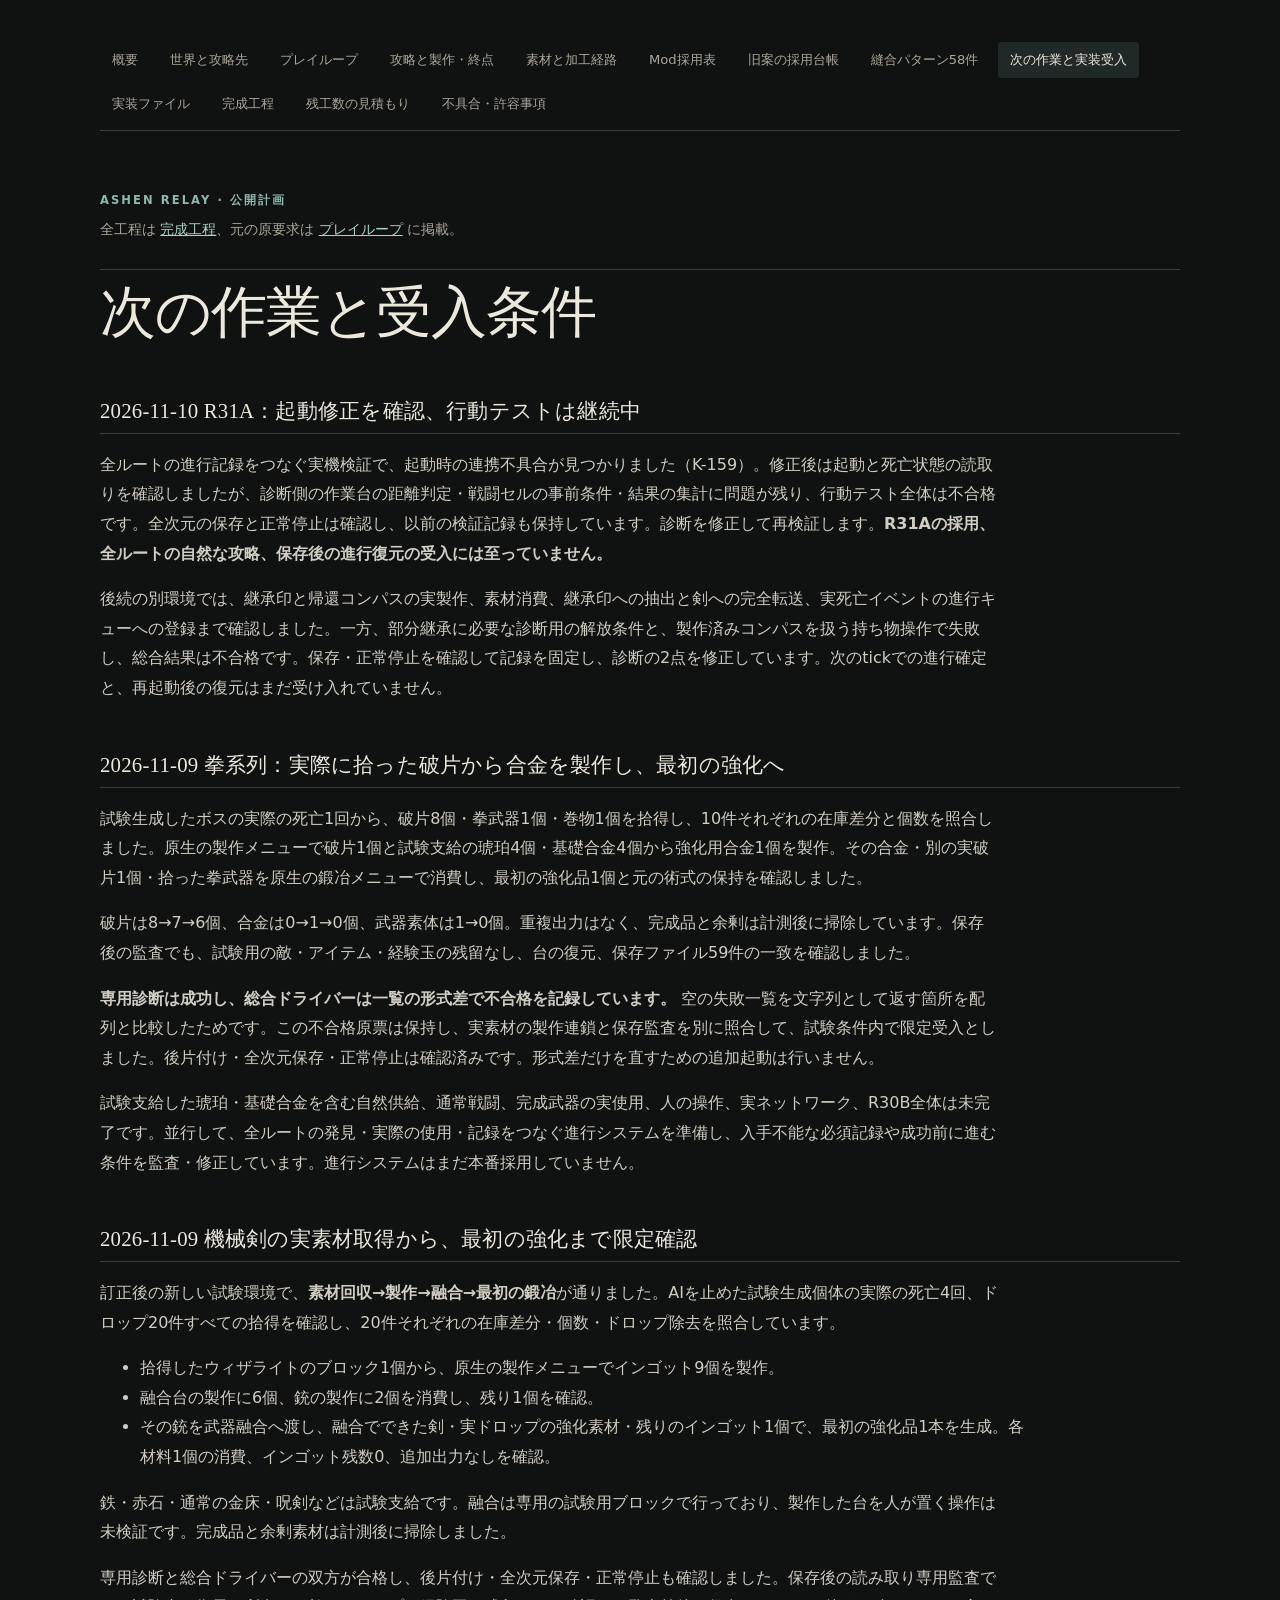
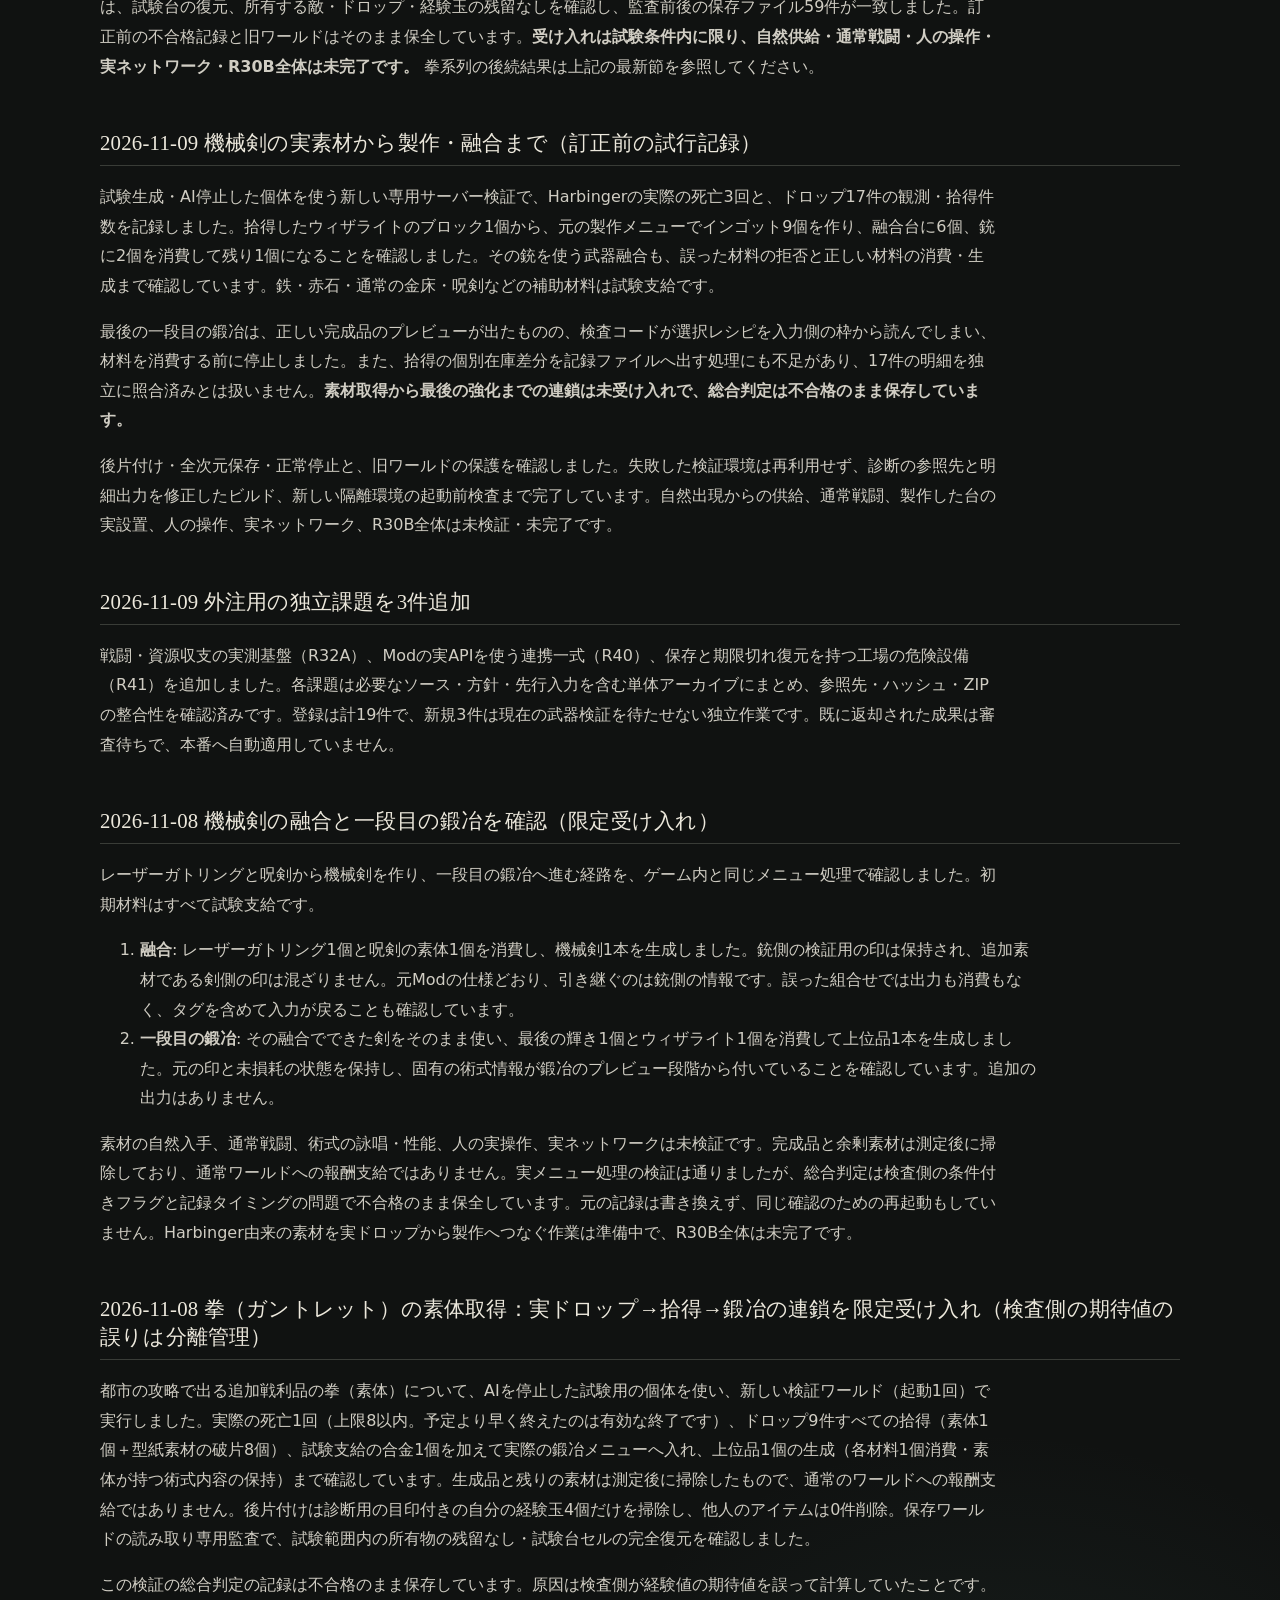
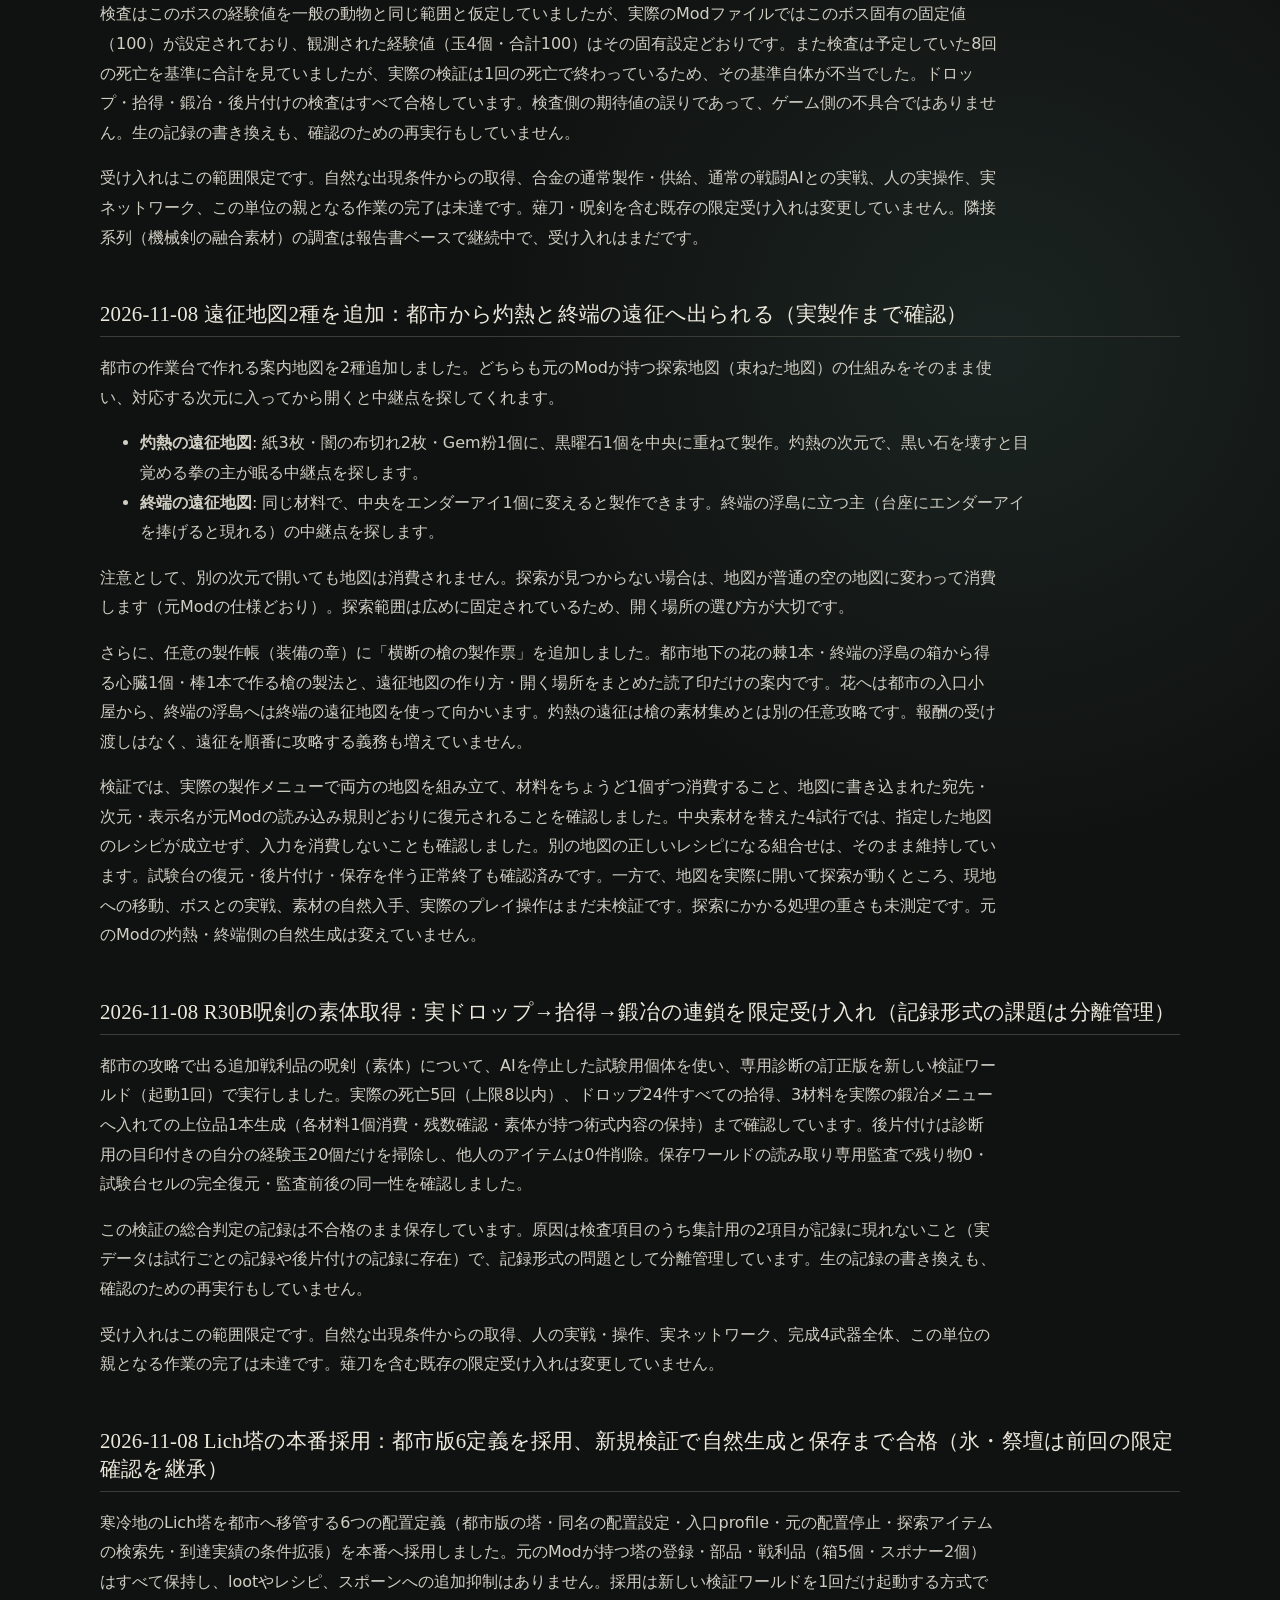
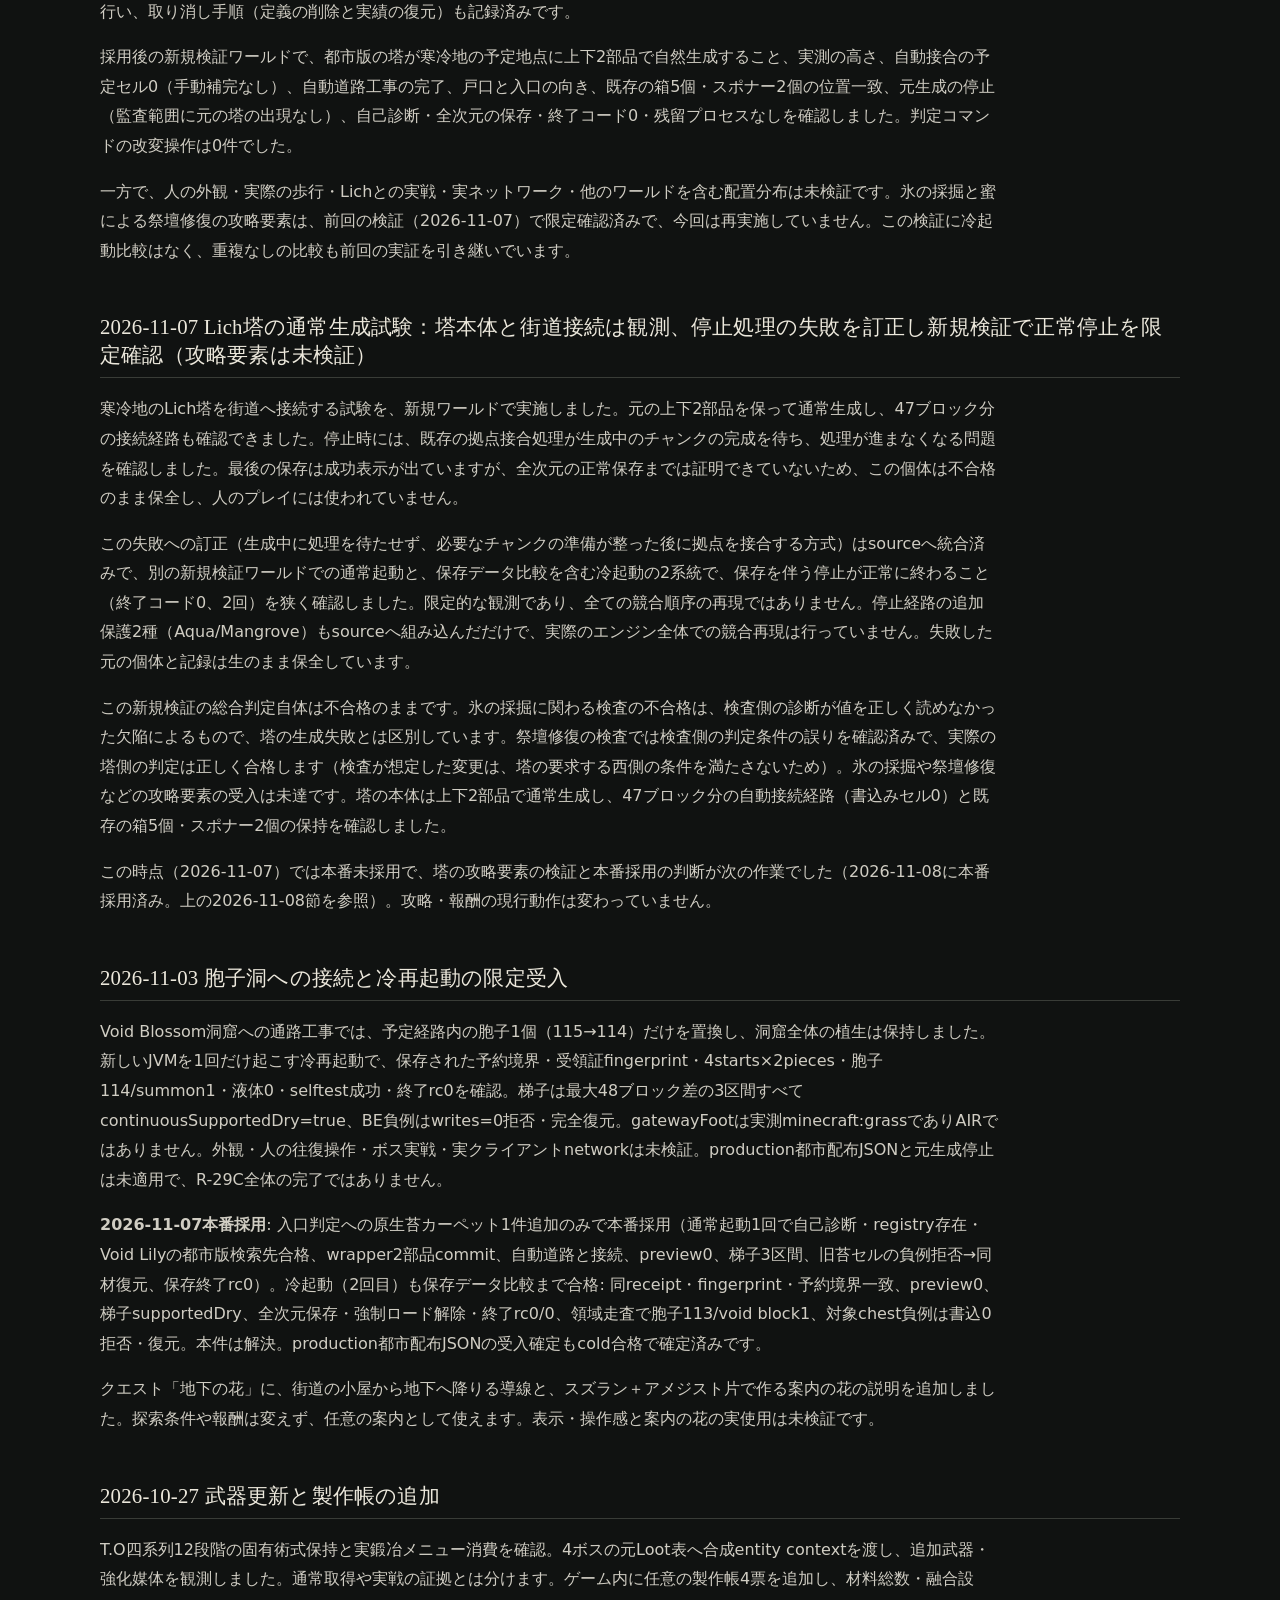
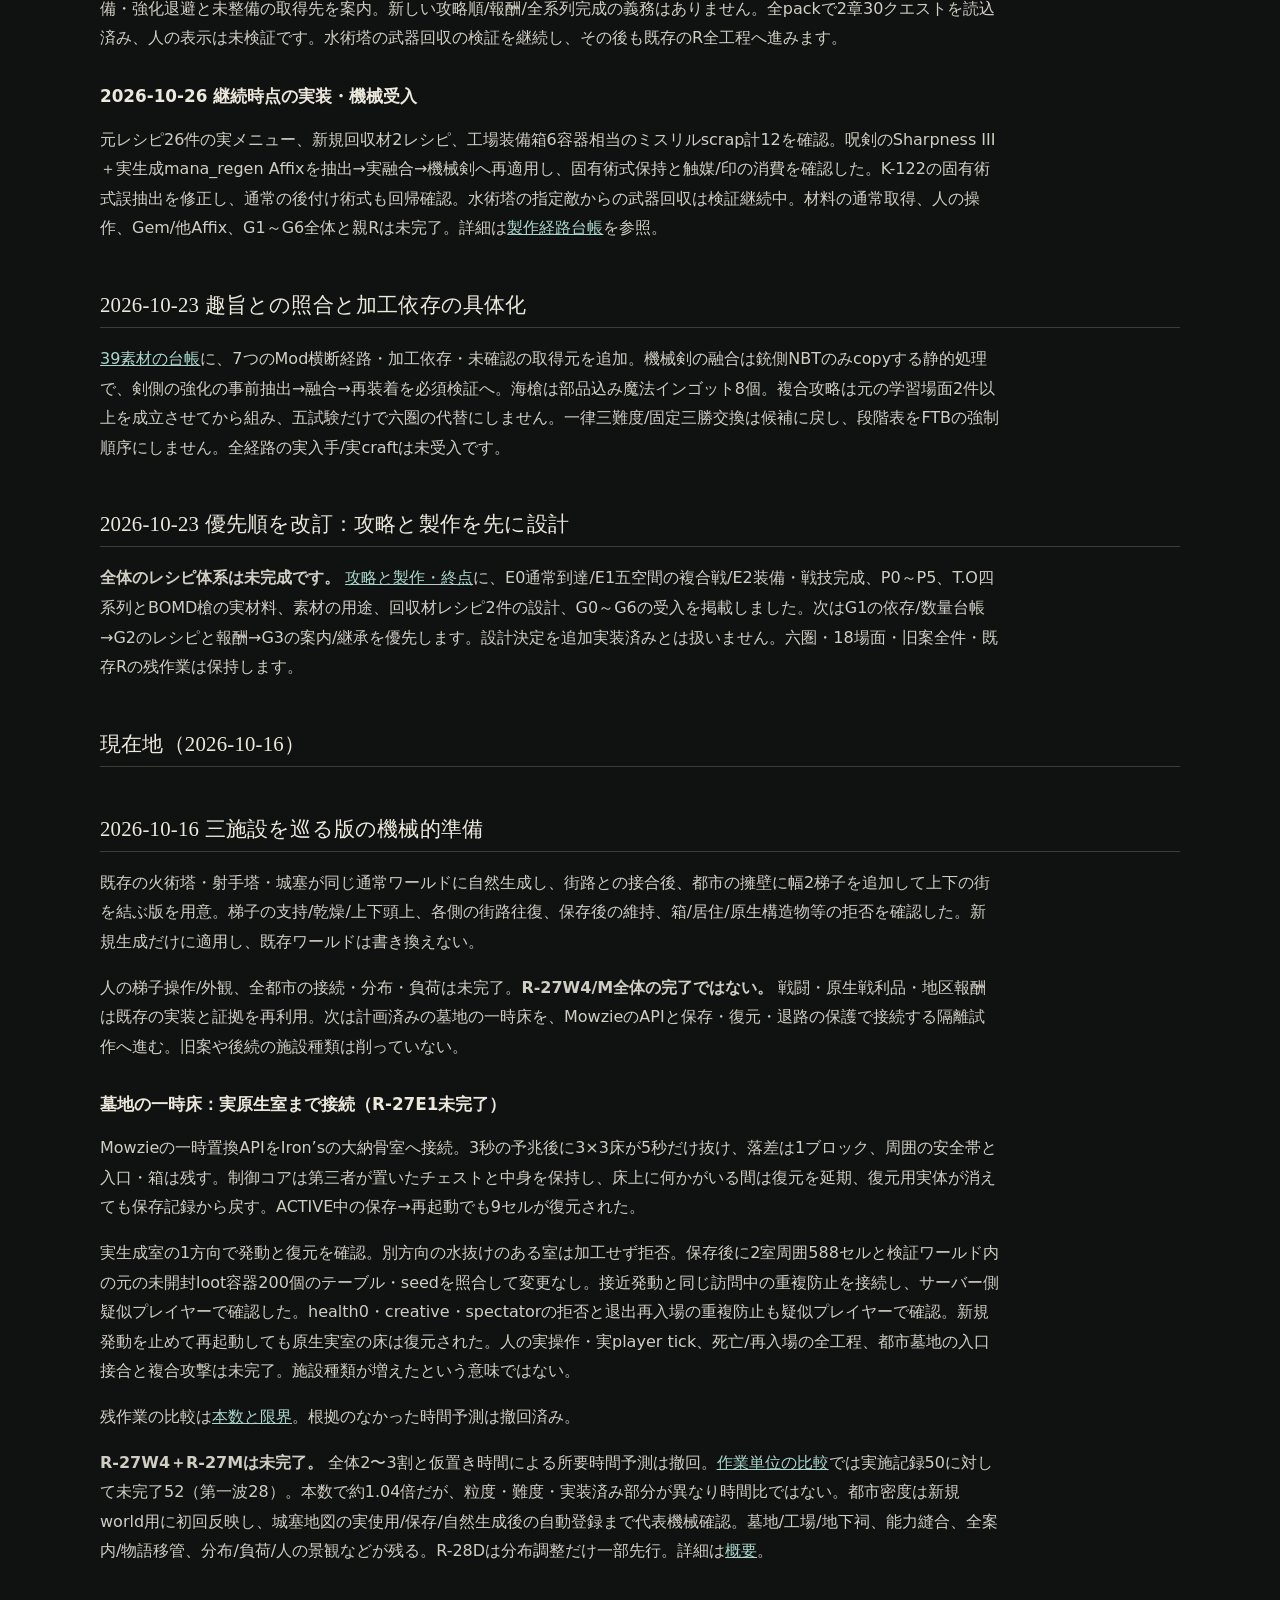
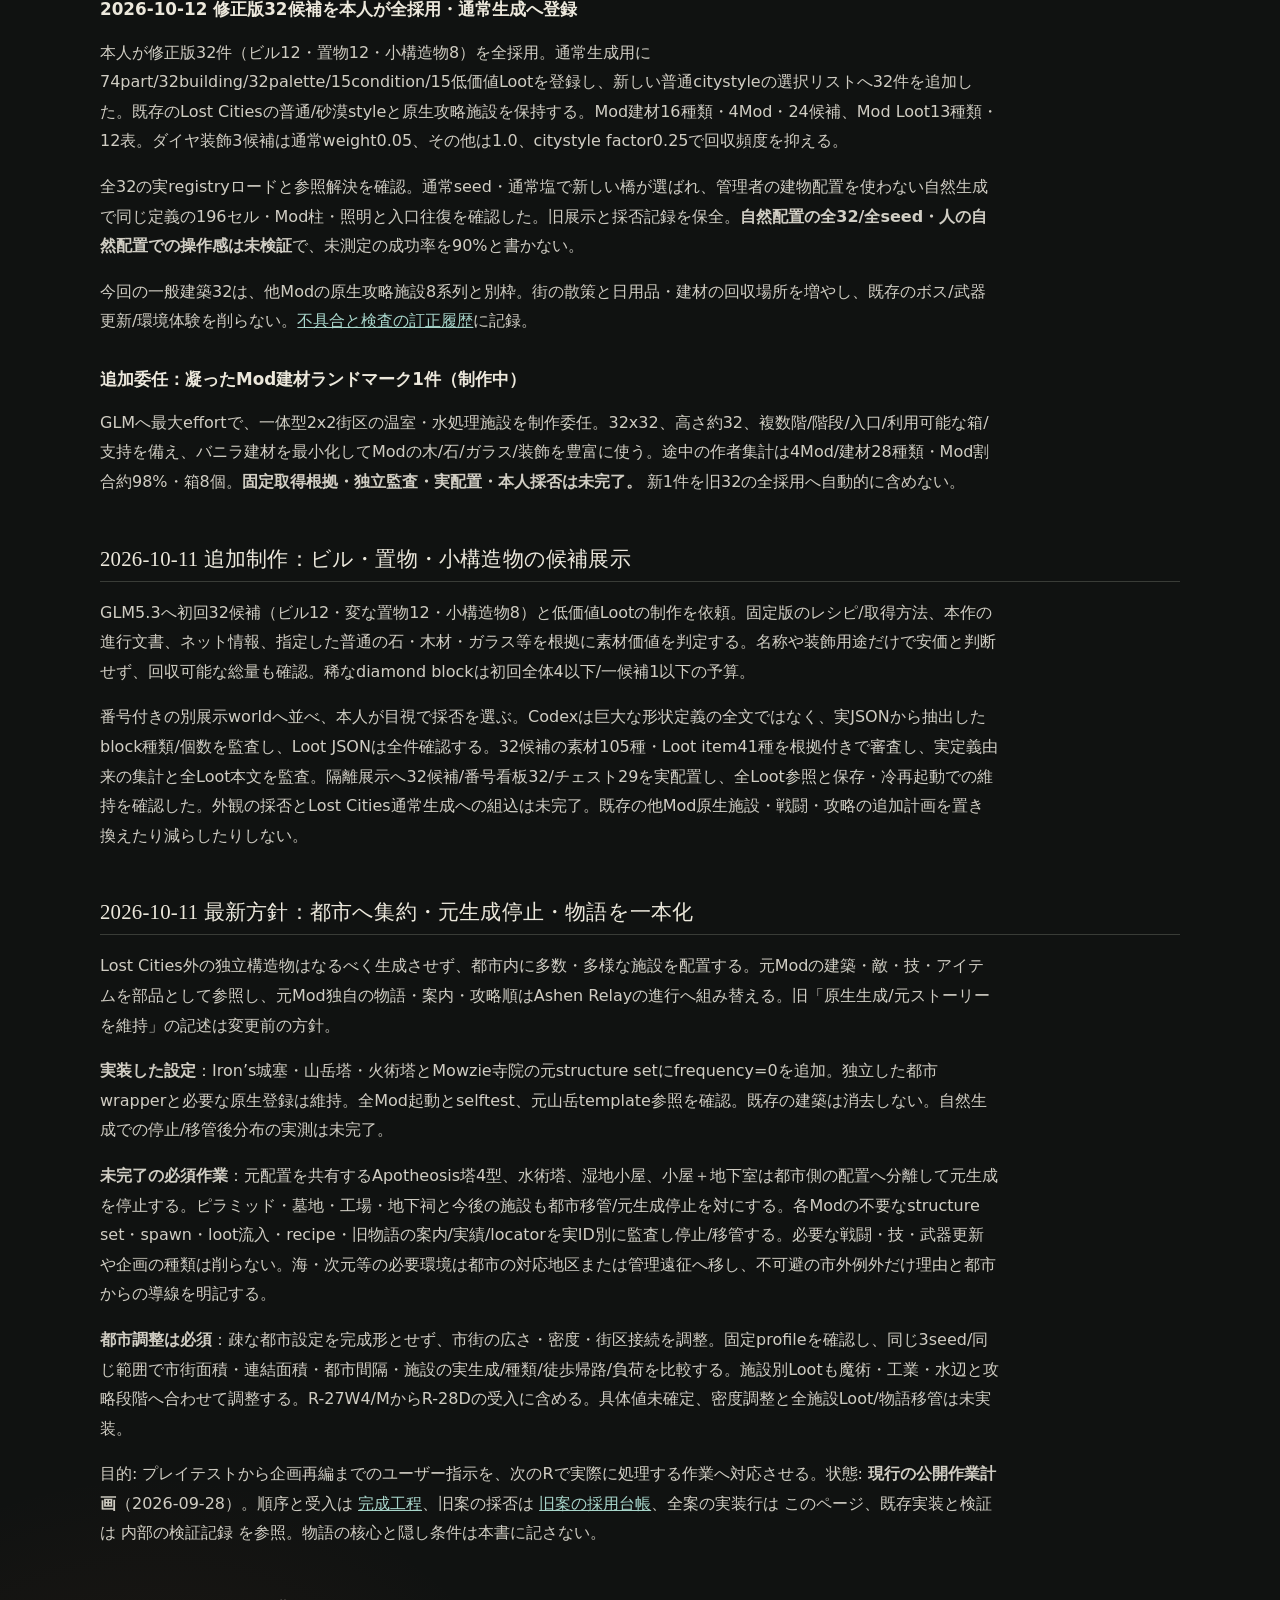
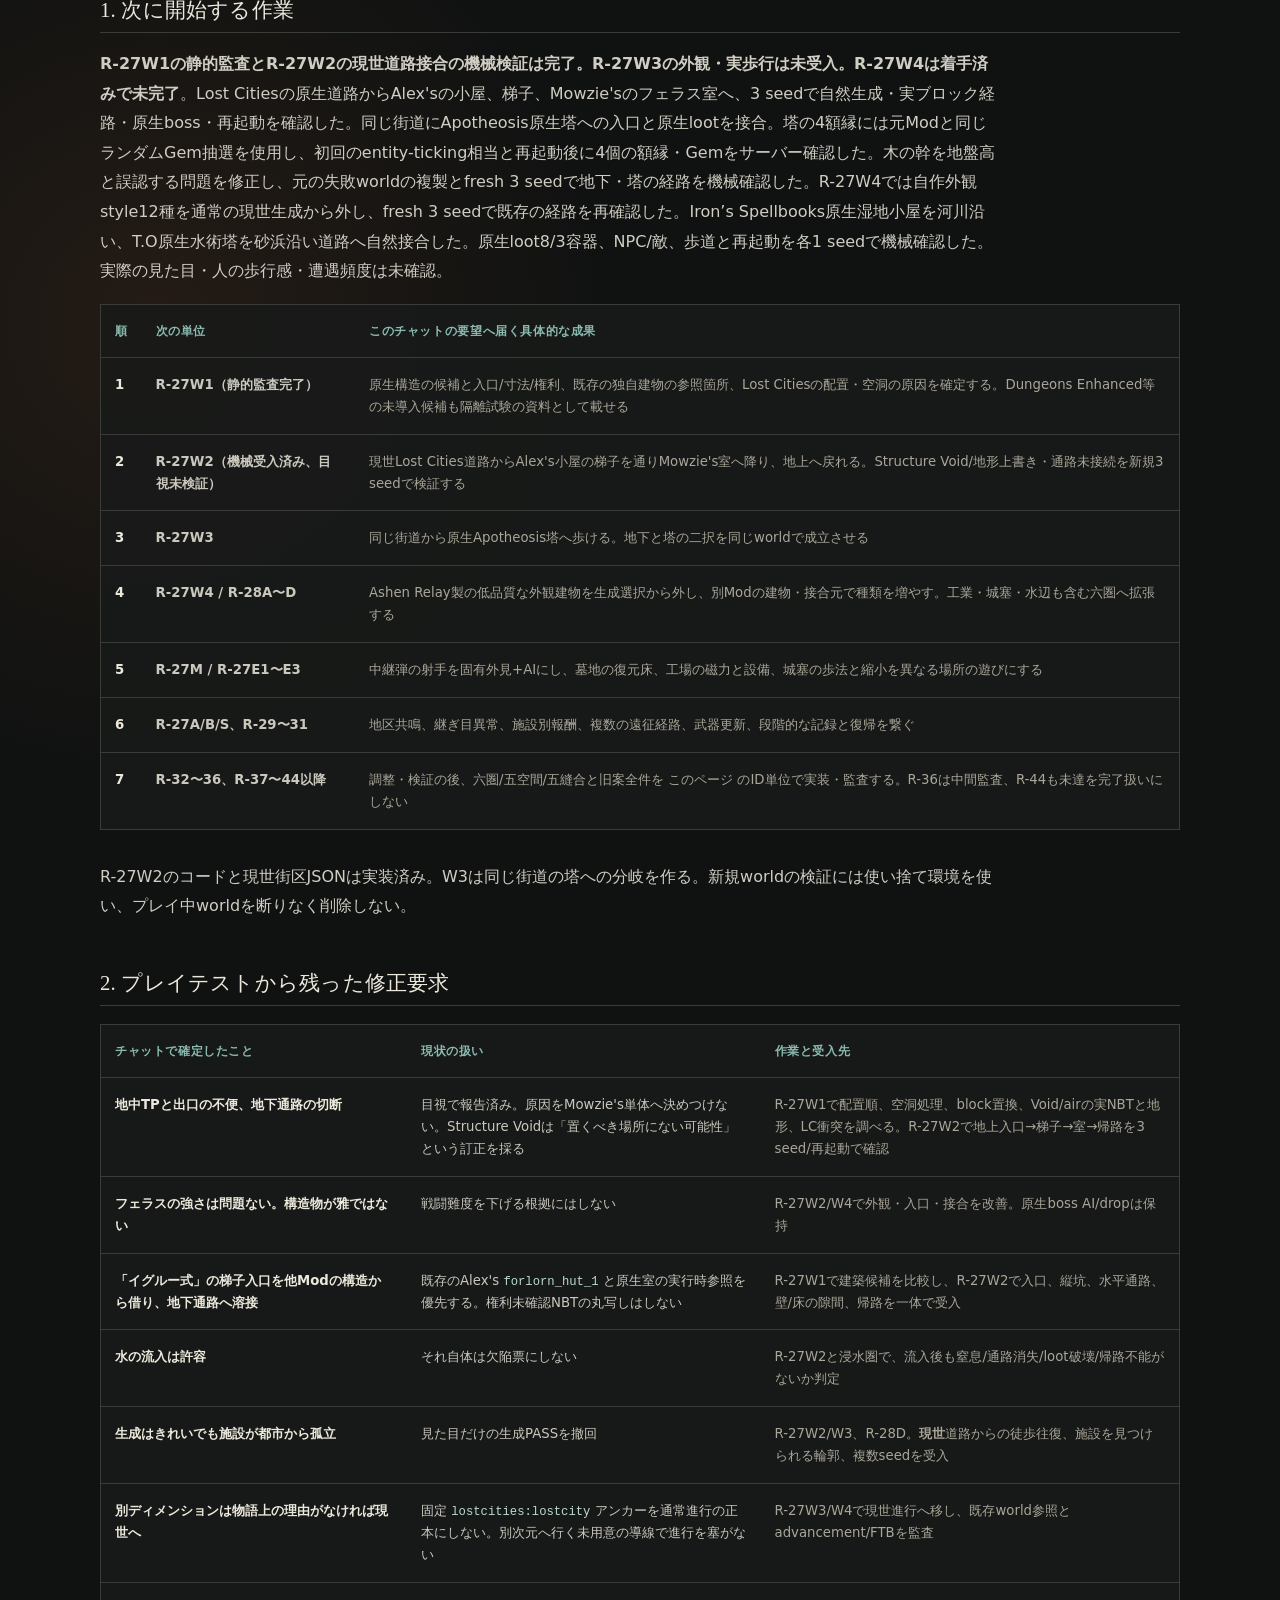
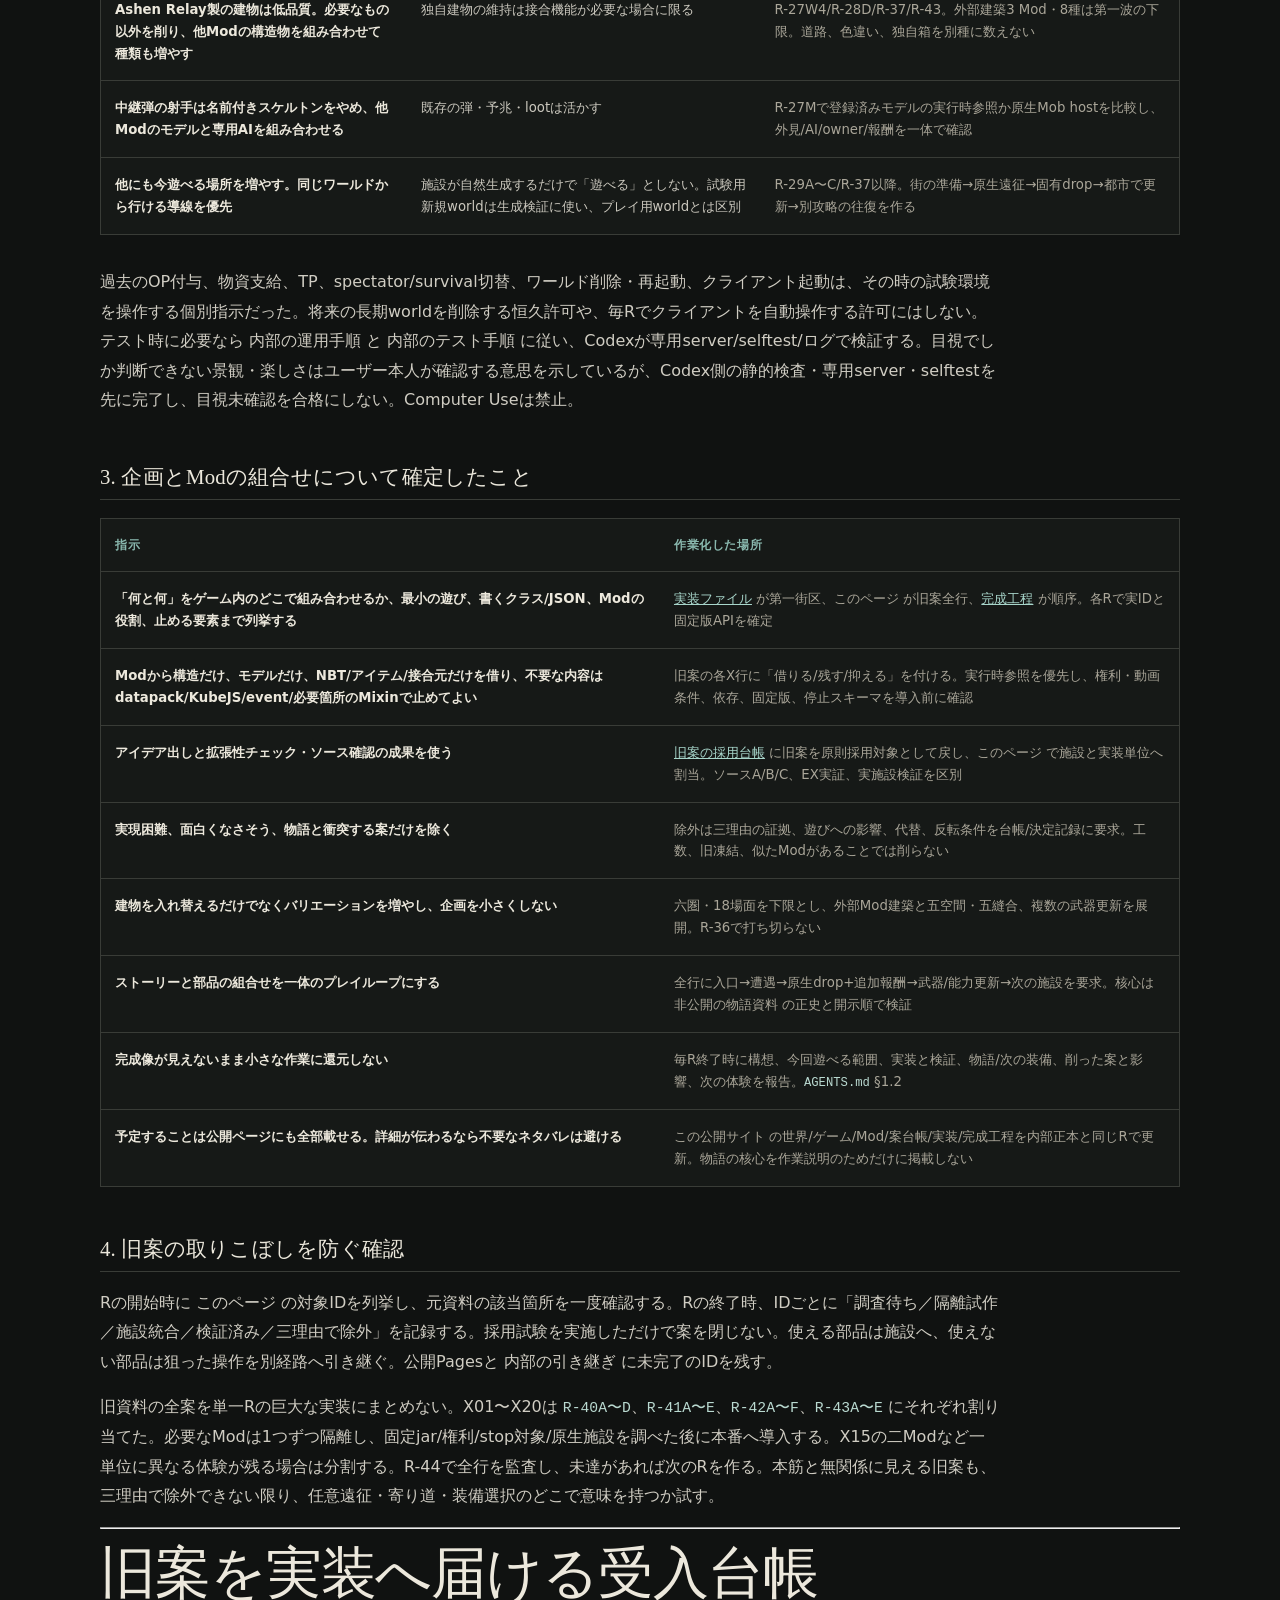
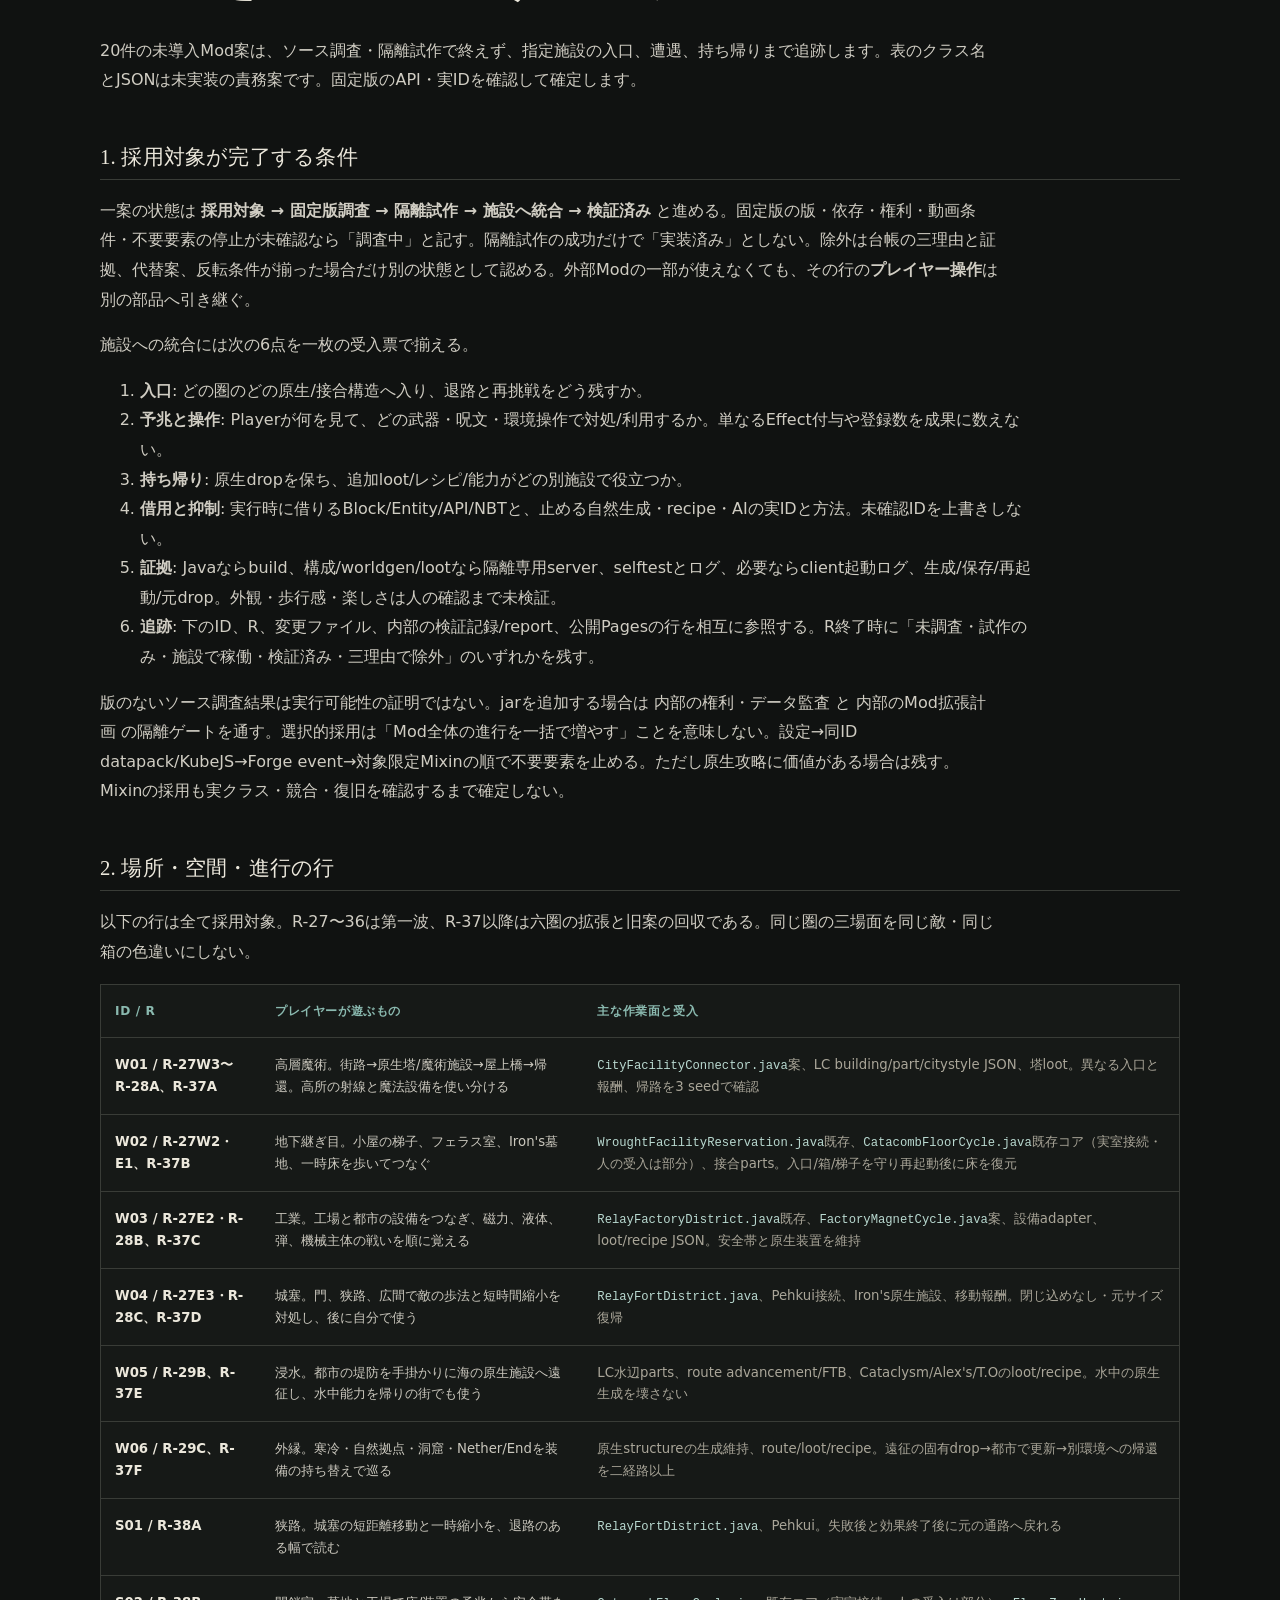
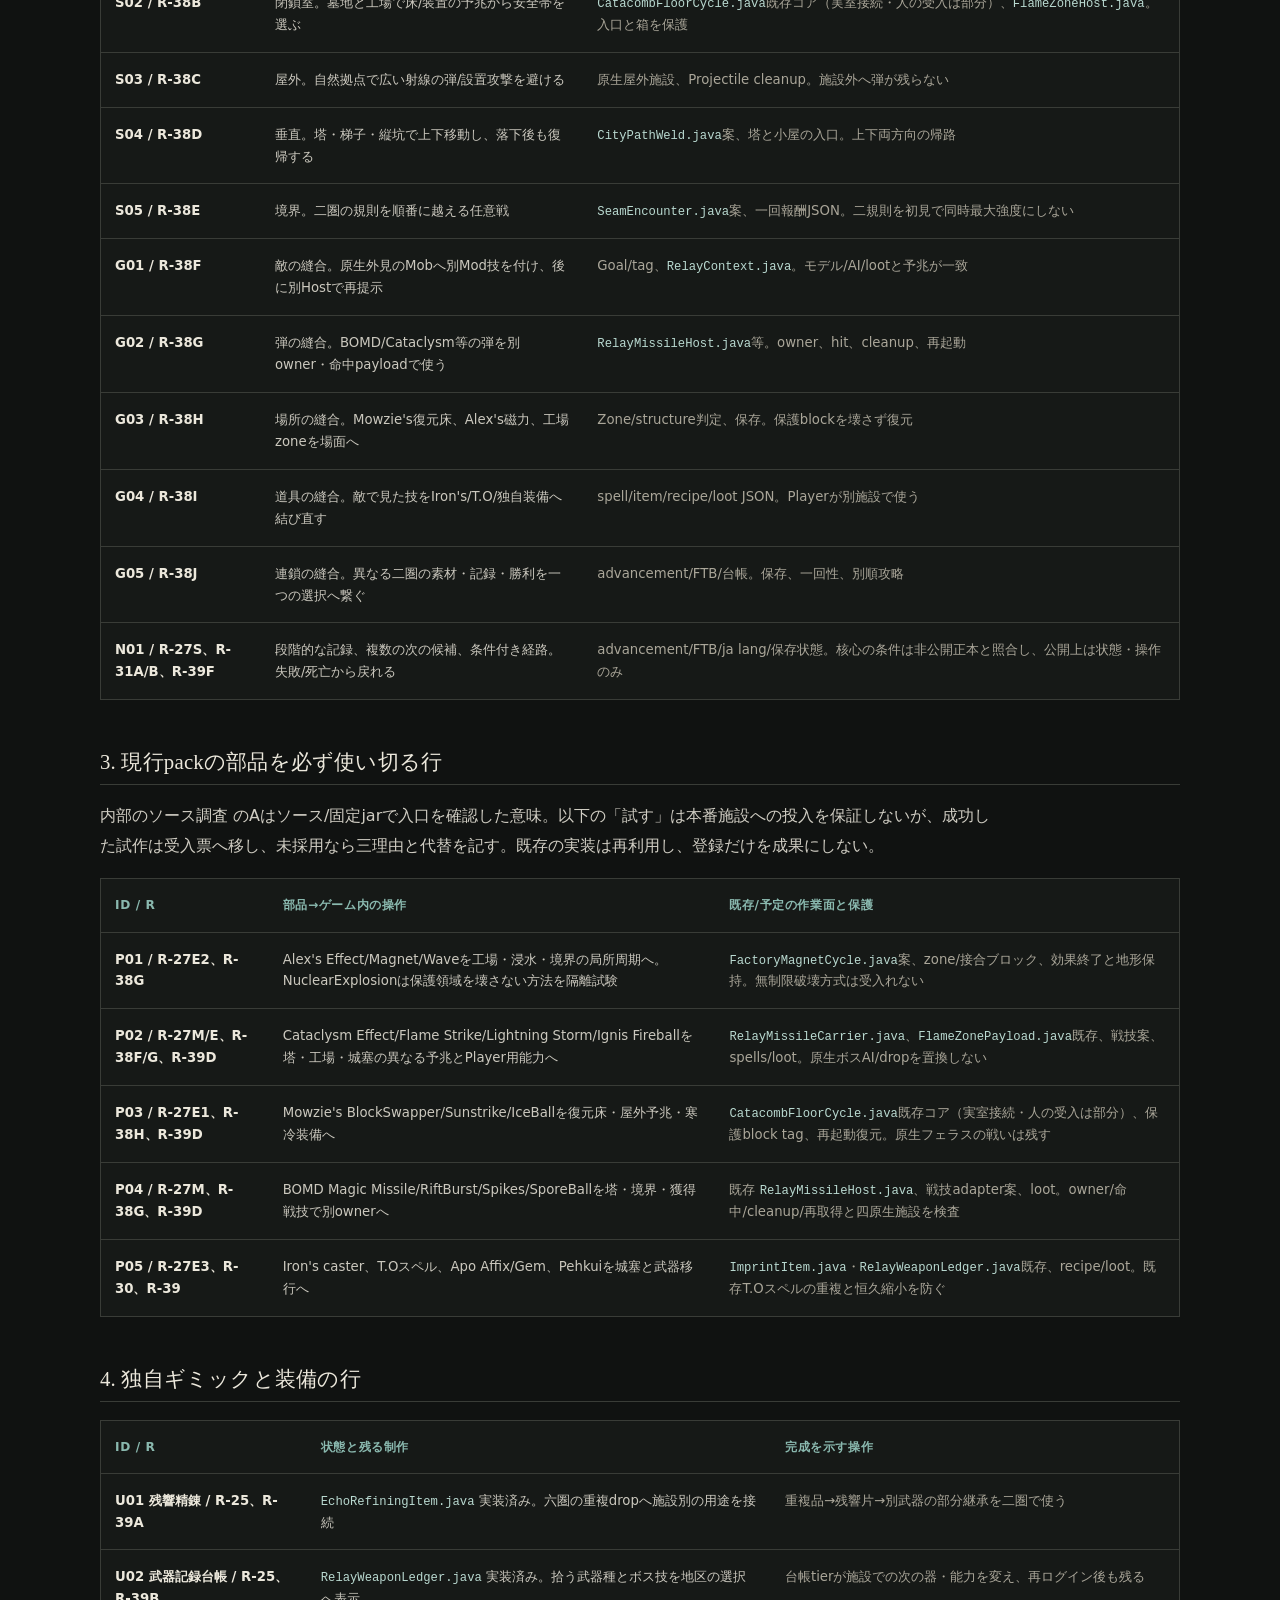
<file: delivery.html>
<!doctype html>
<html lang="ja">
<head>
  <meta charset="utf-8">
  <meta name="viewport" content="width=device-width, initial-scale=1">
  <meta name="robots" content="noindex, nofollow, noarchive">
  <meta name="description" content="Ashen Relayの次の作業と実装受入。実装済み・計画・受入条件を区別して掲載。">
  <title>次の作業と実装受入 — Ashen Relay</title>
  <link rel="stylesheet" href="style.css">
</head>
<body>
  <main>
    <nav class="site-nav" aria-label="サイト内のページ"><a href="index.html">概要</a><a href="world.html">世界と攻略先</a><a href="gameplay.html">プレイループ</a><a href="progression.html">攻略と製作・終点</a><a href="recipes.html">素材と加工経路</a><a href="mods.html">Mod採用表</a><a href="ideas.html">旧案の採用台帳</a><a href="seams.html">縫合パターン58件</a><a href="delivery.html" aria-current="page">次の作業と実装受入</a><a href="implementation.html">実装ファイル</a><a href="completion.html">完成工程</a><a href="estimate.html">残工数の見積もり</a><a href="known-issues.html">不具合・許容事項</a></nav>
    <header class="subpage-header"><p class="eyebrow">ASHEN RELAY · 公開計画</p><p class="subpage-lead">全工程は <a href="completion.html">完成工程</a>、元の原要求は <a href="gameplay.html">プレイループ</a> に掲載。</p></header>
    <article class="document"><h1>次の作業と受入条件</h1>
<h2>2026-11-10 R31A：起動修正を確認、行動テストは継続中</h2>
<p>全ルートの進行記録をつなぐ実機検証で、起動時の連携不具合が見つかりました（K-159）。修正後は起動と死亡状態の読取りを確認しましたが、診断側の作業台の距離判定・戦闘セルの事前条件・結果の集計に問題が残り、行動テスト全体は不合格です。全次元の保存と正常停止は確認し、以前の検証記録も保持しています。診断を修正して再検証します。<strong>R31Aの採用、全ルートの自然な攻略、保存後の進行復元の受入には至っていません。</strong></p>
<p>後続の別環境では、継承印と帰還コンパスの実製作、素材消費、継承印への抽出と剣への完全転送、実死亡イベントの進行キューへの登録まで確認しました。一方、部分継承に必要な診断用の解放条件と、製作済みコンパスを扱う持ち物操作で失敗し、総合結果は不合格です。保存・正常停止を確認して記録を固定し、診断の2点を修正しています。次のtickでの進行確定と、再起動後の復元はまだ受け入れていません。</p>
<h2>2026-11-09 拳系列：実際に拾った破片から合金を製作し、最初の強化へ</h2>
<p>試験生成したボスの実際の死亡1回から、破片8個・拳武器1個・巻物1個を拾得し、10件それぞれの在庫差分と個数を照合しました。原生の製作メニューで破片1個と試験支給の琥珀4個・基礎合金4個から強化用合金1個を製作。その合金・別の実破片1個・拾った拳武器を原生の鍛冶メニューで消費し、最初の強化品1個と元の術式の保持を確認しました。</p>
<p>破片は8→7→6個、合金は0→1→0個、武器素体は1→0個。重複出力はなく、完成品と余剰は計測後に掃除しています。保存後の監査でも、試験用の敵・アイテム・経験玉の残留なし、台の復元、保存ファイル59件の一致を確認しました。</p>
<p><strong>専用診断は成功し、総合ドライバーは一覧の形式差で不合格を記録しています。</strong> 空の失敗一覧を文字列として返す箇所を配列と比較したためです。この不合格原票は保持し、実素材の製作連鎖と保存監査を別に照合して、試験条件内で限定受入としました。後片付け・全次元保存・正常停止は確認済みです。形式差だけを直すための追加起動は行いません。</p>
<p>試験支給した琥珀・基礎合金を含む自然供給、通常戦闘、完成武器の実使用、人の操作、実ネットワーク、R30B全体は未完了です。並行して、全ルートの発見・実際の使用・記録をつなぐ進行システムを準備し、入手不能な必須記録や成功前に進む条件を監査・修正しています。進行システムはまだ本番採用していません。</p>
<h2>2026-11-09 機械剣の実素材取得から、最初の強化まで限定確認</h2>
<p>訂正後の新しい試験環境で、<strong>素材回収→製作→融合→最初の鍛冶</strong>が通りました。AIを止めた試験生成個体の実際の死亡4回、ドロップ20件すべての拾得を確認し、20件それぞれの在庫差分・個数・ドロップ除去を照合しています。</p>
<ul>
<li>拾得したウィザライトのブロック1個から、原生の製作メニューでインゴット9個を製作。</li>
<li>融合台の製作に6個、銃の製作に2個を消費し、残り1個を確認。</li>
<li>その銃を武器融合へ渡し、融合でできた剣・実ドロップの強化素材・残りのインゴット1個で、最初の強化品1本を生成。各材料1個の消費、インゴット残数0、追加出力なしを確認。</li>
</ul>
<p>鉄・赤石・通常の金床・呪剣などは試験支給です。融合は専用の試験用ブロックで行っており、製作した台を人が置く操作は未検証です。完成品と余剰素材は計測後に掃除しました。</p>
<p>専用診断と総合ドライバーの双方が合格し、後片付け・全次元保存・正常停止も確認しました。保存後の読み取り専用監査では、試験台の復元、所有する敵・ドロップ・経験玉の残留なしを確認し、監査前後の保存ファイル59件が一致しました。訂正前の不合格記録と旧ワールドはそのまま保全しています。<strong>受け入れは試験条件内に限り、自然供給・通常戦闘・人の操作・実ネットワーク・R30B全体は未完了です。</strong> 拳系列の後続結果は上記の最新節を参照してください。</p>
<h2>2026-11-09 機械剣の実素材から製作・融合まで（訂正前の試行記録）</h2>
<p>試験生成・AI停止した個体を使う新しい専用サーバー検証で、Harbingerの実際の死亡3回と、ドロップ17件の観測・拾得件数を記録しました。拾得したウィザライトのブロック1個から、元の製作メニューでインゴット9個を作り、融合台に6個、銃に2個を消費して残り1個になることを確認しました。その銃を使う武器融合も、誤った材料の拒否と正しい材料の消費・生成まで確認しています。鉄・赤石・通常の金床・呪剣などの補助材料は試験支給です。</p>
<p>最後の一段目の鍛冶は、正しい完成品のプレビューが出たものの、検査コードが選択レシピを入力側の枠から読んでしまい、材料を消費する前に停止しました。また、拾得の個別在庫差分を記録ファイルへ出す処理にも不足があり、17件の明細を独立に照合済みとは扱いません。<strong>素材取得から最後の強化までの連鎖は未受け入れで、総合判定は不合格のまま保存しています。</strong></p>
<p>後片付け・全次元保存・正常停止と、旧ワールドの保護を確認しました。失敗した検証環境は再利用せず、診断の参照先と明細出力を修正したビルド、新しい隔離環境の起動前検査まで完了しています。自然出現からの供給、通常戦闘、製作した台の実設置、人の操作、実ネットワーク、R30B全体は未検証・未完了です。</p>
<h2>2026-11-09 外注用の独立課題を3件追加</h2>
<p>戦闘・資源収支の実測基盤（R32A）、Modの実APIを使う連携一式（R40）、保存と期限切れ復元を持つ工場の危険設備（R41）を追加しました。各課題は必要なソース・方針・先行入力を含む単体アーカイブにまとめ、参照先・ハッシュ・ZIPの整合性を確認済みです。登録は計19件で、新規3件は現在の武器検証を待たせない独立作業です。既に返却された成果は審査待ちで、本番へ自動適用していません。</p>
<h2>2026-11-08 機械剣の融合と一段目の鍛冶を確認（限定受け入れ）</h2>
<p>レーザーガトリングと呪剣から機械剣を作り、一段目の鍛冶へ進む経路を、ゲーム内と同じメニュー処理で確認しました。初期材料はすべて試験支給です。</p>
<ol>
<li><strong>融合</strong>: レーザーガトリング1個と呪剣の素体1個を消費し、機械剣1本を生成しました。銃側の検証用の印は保持され、追加素材である剣側の印は混ざりません。元Modの仕様どおり、引き継ぐのは銃側の情報です。誤った組合せでは出力も消費もなく、タグを含めて入力が戻ることも確認しています。</li>
<li><strong>一段目の鍛冶</strong>: その融合でできた剣をそのまま使い、最後の輝き1個とウィザライト1個を消費して上位品1本を生成しました。元の印と未損耗の状態を保持し、固有の術式情報が鍛冶のプレビュー段階から付いていることを確認しています。追加の出力はありません。</li>
</ol>
<p>素材の自然入手、通常戦闘、術式の詠唱・性能、人の実操作、実ネットワークは未検証です。完成品と余剰素材は測定後に掃除しており、通常ワールドへの報酬支給ではありません。実メニュー処理の検証は通りましたが、総合判定は検査側の条件付きフラグと記録タイミングの問題で不合格のまま保全しています。元の記録は書き換えず、同じ確認のための再起動もしていません。Harbinger由来の素材を実ドロップから製作へつなぐ作業は準備中で、R30B全体は未完了です。</p>
<h2>2026-11-08 拳（ガントレット）の素体取得：実ドロップ→拾得→鍛冶の連鎖を限定受け入れ（検査側の期待値の誤りは分離管理）</h2>
<p>都市の攻略で出る追加戦利品の拳（素体）について、AIを停止した試験用の個体を使い、新しい検証ワールド（起動1回）で実行しました。実際の死亡1回（上限8以内。予定より早く終えたのは有効な終了です）、ドロップ9件すべての拾得（素体1個＋型紙素材の破片8個）、試験支給の合金1個を加えて実際の鍛冶メニューへ入れ、上位品1個の生成（各材料1個消費・素体が持つ術式内容の保持）まで確認しています。生成品と残りの素材は測定後に掃除したもので、通常のワールドへの報酬支給ではありません。後片付けは診断用の目印付きの自分の経験玉4個だけを掃除し、他人のアイテムは0件削除。保存ワールドの読み取り専用監査で、試験範囲内の所有物の残留なし・試験台セルの完全復元を確認しました。</p>
<p>この検証の総合判定の記録は不合格のまま保存しています。原因は検査側が経験値の期待値を誤って計算していたことです。検査はこのボスの経験値を一般の動物と同じ範囲と仮定していましたが、実際のModファイルではこのボス固有の固定値（100）が設定されており、観測された経験値（玉4個・合計100）はその固有設定どおりです。また検査は予定していた8回の死亡を基準に合計を見ていましたが、実際の検証は1回の死亡で終わっているため、その基準自体が不当でした。ドロップ・拾得・鍛冶・後片付けの検査はすべて合格しています。検査側の期待値の誤りであって、ゲーム側の不具合ではありません。生の記録の書き換えも、確認のための再実行もしていません。</p>
<p>受け入れはこの範囲限定です。自然な出現条件からの取得、合金の通常製作・供給、通常の戦闘AIとの実戦、人の実操作、実ネットワーク、この単位の親となる作業の完了は未達です。薙刀・呪剣を含む既存の限定受け入れは変更していません。隣接系列（機械剣の融合素材）の調査は報告書ベースで継続中で、受け入れはまだです。</p>
<h2>2026-11-08 遠征地図2種を追加：都市から灼熱と終端の遠征へ出られる（実製作まで確認）</h2>
<p>都市の作業台で作れる案内地図を2種追加しました。どちらも元のModが持つ探索地図（束ねた地図）の仕組みをそのまま使い、対応する次元に入ってから開くと中継点を探してくれます。</p>
<ul>
<li><strong>灼熱の遠征地図</strong>: 紙3枚・闇の布切れ2枚・Gem粉1個に、黒曜石1個を中央に重ねて製作。灼熱の次元で、黒い石を壊すと目覚める拳の主が眠る中継点を探します。</li>
<li><strong>終端の遠征地図</strong>: 同じ材料で、中央をエンダーアイ1個に変えると製作できます。終端の浮島に立つ主（台座にエンダーアイを捧げると現れる）の中継点を探します。</li>
</ul>
<p>注意として、別の次元で開いても地図は消費されません。探索が見つからない場合は、地図が普通の空の地図に変わって消費します（元Modの仕様どおり）。探索範囲は広めに固定されているため、開く場所の選び方が大切です。</p>
<p>さらに、任意の製作帳（装備の章）に「横断の槍の製作票」を追加しました。都市地下の花の棘1本・終端の浮島の箱から得る心臓1個・棒1本で作る槍の製法と、遠征地図の作り方・開く場所をまとめた読了印だけの案内です。花へは都市の入口小屋から、終端の浮島へは終端の遠征地図を使って向かいます。灼熱の遠征は槍の素材集めとは別の任意攻略です。報酬の受け渡しはなく、遠征を順番に攻略する義務も増えていません。</p>
<p>検証では、実際の製作メニューで両方の地図を組み立て、材料をちょうど1個ずつ消費すること、地図に書き込まれた宛先・次元・表示名が元Modの読み込み規則どおりに復元されることを確認しました。中央素材を替えた4試行では、指定した地図のレシピが成立せず、入力を消費しないことも確認しました。別の地図の正しいレシピになる組合せは、そのまま維持しています。試験台の復元・後片付け・保存を伴う正常終了も確認済みです。一方で、地図を実際に開いて探索が動くところ、現地への移動、ボスとの実戦、素材の自然入手、実際のプレイ操作はまだ未検証です。探索にかかる処理の重さも未測定です。元のModの灼熱・終端側の自然生成は変えていません。</p>
<h2>2026-11-08 R30B呪剣の素体取得：実ドロップ→拾得→鍛冶の連鎖を限定受け入れ（記録形式の課題は分離管理）</h2>
<p>都市の攻略で出る追加戦利品の呪剣（素体）について、AIを停止した試験用個体を使い、専用診断の訂正版を新しい検証ワールド（起動1回）で実行しました。実際の死亡5回（上限8以内）、ドロップ24件すべての拾得、3材料を実際の鍛冶メニューへ入れての上位品1本生成（各材料1個消費・残数確認・素体が持つ術式内容の保持）まで確認しています。後片付けは診断用の目印付きの自分の経験玉20個だけを掃除し、他人のアイテムは0件削除。保存ワールドの読み取り専用監査で残り物0・試験台セルの完全復元・監査前後の同一性を確認しました。</p>
<p>この検証の総合判定の記録は不合格のまま保存しています。原因は検査項目のうち集計用の2項目が記録に現れないこと（実データは試行ごとの記録や後片付けの記録に存在）で、記録形式の問題として分離管理しています。生の記録の書き換えも、確認のための再実行もしていません。</p>
<p>受け入れはこの範囲限定です。自然な出現条件からの取得、人の実戦・操作、実ネットワーク、完成4武器全体、この単位の親となる作業の完了は未達です。薙刀を含む既存の限定受け入れは変更していません。</p>
<h2>2026-11-08 Lich塔の本番採用：都市版6定義を採用、新規検証で自然生成と保存まで合格（氷・祭壇は前回の限定確認を継承）</h2>
<p>寒冷地のLich塔を都市へ移管する6つの配置定義（都市版の塔・同名の配置設定・入口profile・元の配置停止・探索アイテムの検索先・到達実績の条件拡張）を本番へ採用しました。元のModが持つ塔の登録・部品・戦利品（箱5個・スポナー2個）はすべて保持し、lootやレシピ、スポーンへの追加抑制はありません。採用は新しい検証ワールドを1回だけ起動する方式で行い、取り消し手順（定義の削除と実績の復元）も記録済みです。</p>
<p>採用後の新規検証ワールドで、都市版の塔が寒冷地の予定地点に上下2部品で自然生成すること、実測の高さ、自動接合の予定セル0（手動補完なし）、自動道路工事の完了、戸口と入口の向き、既存の箱5個・スポナー2個の位置一致、元生成の停止（監査範囲に元の塔の出現なし）、自己診断・全次元の保存・終了コード0・残留プロセスなしを確認しました。判定コマンドの改変操作は0件でした。</p>
<p>一方で、人の外観・実際の歩行・Lichとの実戦・実ネットワーク・他のワールドを含む配置分布は未検証です。氷の採掘と蜜による祭壇修復の攻略要素は、前回の検証（2026-11-07）で限定確認済みで、今回は再実施していません。この検証に冷起動比較はなく、重複なしの比較も前回の実証を引き継いでいます。</p>
<h2>2026-11-07 Lich塔の通常生成試験：塔本体と街道接続は観測、停止処理の失敗を訂正し新規検証で正常停止を限定確認（攻略要素は未検証）</h2>
<p>寒冷地のLich塔を街道へ接続する試験を、新規ワールドで実施しました。元の上下2部品を保って通常生成し、47ブロック分の接続経路も確認できました。停止時には、既存の拠点接合処理が生成中のチャンクの完成を待ち、処理が進まなくなる問題を確認しました。最後の保存は成功表示が出ていますが、全次元の正常保存までは証明できていないため、この個体は不合格のまま保全し、人のプレイには使われていません。</p>
<p>この失敗への訂正（生成中に処理を待たせず、必要なチャンクの準備が整った後に拠点を接合する方式）はsourceへ統合済みで、別の新規検証ワールドでの通常起動と、保存データ比較を含む冷起動の2系統で、保存を伴う停止が正常に終わること（終了コード0、2回）を狭く確認しました。限定的な観測であり、全ての競合順序の再現ではありません。停止経路の追加保護2種（Aqua/Mangrove）もsourceへ組み込んだだけで、実際のエンジン全体での競合再現は行っていません。失敗した元の個体と記録は生のまま保全しています。</p>
<p>この新規検証の総合判定自体は不合格のままです。氷の採掘に関わる検査の不合格は、検査側の診断が値を正しく読めなかった欠陥によるもので、塔の生成失敗とは区別しています。祭壇修復の検査では検査側の判定条件の誤りを確認済みで、実際の塔側の判定は正しく合格します（検査が想定した変更は、塔の要求する西側の条件を満たさないため）。氷の採掘や祭壇修復などの攻略要素の受入は未達です。塔の本体は上下2部品で通常生成し、47ブロック分の自動接続経路（書込みセル0）と既存の箱5個・スポナー2個の保持を確認しました。</p>
<p>この時点（2026-11-07）では本番未採用で、塔の攻略要素の検証と本番採用の判断が次の作業でした（2026-11-08に本番採用済み。上の2026-11-08節を参照）。攻略・報酬の現行動作は変わっていません。</p>
<h2>2026-11-03 胞子洞への接続と冷再起動の限定受入</h2>
<p>Void Blossom洞窟への通路工事では、予定経路内の胞子1個（115→114）だけを置換し、洞窟全体の植生は保持しました。新しいJVMを1回だけ起こす冷再起動で、保存された予約境界・受領証fingerprint・4starts×2pieces・胞子114/summon1・液体0・selftest成功・終了rc0を確認。梯子は最大48ブロック差の3区間すべてcontinuousSupportedDry=true、BE負例はwrites=0拒否・完全復元。gatewayFootは実測minecraft:grassでありAIRではありません。外観・人の往復操作・ボス実戦・実クライアントnetworkは未検証。production都市配布JSONと元生成停止は未適用で、R-29C全体の完了ではありません。</p>
<p><strong>2026-11-07本番採用</strong>: 入口判定への原生苔カーペット1件追加のみで本番採用（通常起動1回で自己診断・registry存在・Void Lilyの都市版検索先合格、wrapper2部品commit、自動道路と接続、preview0、梯子3区間、旧苔セルの負例拒否→同材復元、保存終了rc0）。冷起動（2回目）も保存データ比較まで合格: 同receipt・fingerprint・予約境界一致、preview0、梯子supportedDry、全次元保存・強制ロード解除・終了rc0/0、領域走査で胞子113/void block1、対象chest負例は書込0拒否・復元。本件は解決。production都市配布JSONの受入確定もcold合格で確定済みです。</p>
<p>クエスト「地下の花」に、街道の小屋から地下へ降りる導線と、スズラン＋アメジスト片で作る案内の花の説明を追加しました。探索条件や報酬は変えず、任意の案内として使えます。表示・操作感と案内の花の実使用は未検証です。</p>
<h2>2026-10-27 武器更新と製作帳の追加</h2>
<p>T.O四系列12段階の固有術式保持と実鍛冶メニュー消費を確認。4ボスの元Loot表へ合成entity contextを渡し、追加武器・強化媒体を観測しました。通常取得や実戦の証拠とは分けます。ゲーム内に任意の製作帳4票を追加し、材料総数・融合設備・強化退避と未整備の取得先を案内。新しい攻略順/報酬/全系列完成の義務はありません。全packで2章30クエストを読込済み、人の表示は未検証です。水術塔の武器回収の検証を継続し、その後も既存のR全工程へ進みます。</p>
<h3>2026-10-26 継続時点の実装・機械受入</h3>
<p>元レシピ26件の実メニュー、新規回収材2レシピ、工場装備箱6容器相当のミスリルscrap計12を確認。呪剣のSharpness III＋実生成mana_regen Affixを抽出→実融合→機械剣へ再適用し、固有術式保持と触媒/印の消費を確認した。K-122の固有術式誤抽出を修正し、通常の後付け術式も回帰確認。水術塔の指定敵からの武器回収は検証継続中。材料の通常取得、人の操作、Gem/他Affix、G1～G6全体と親Rは未完了。詳細は<a href="recipes.html">製作経路台帳</a>を参照。</p>
<h2>2026-10-23 趣旨との照合と加工依存の具体化</h2>
<p><a href="recipes.html">39素材の台帳</a>に、7つのMod横断経路・加工依存・未確認の取得元を追加。機械剣の融合は銃側NBTのみcopyする静的処理で、剣側の強化の事前抽出→融合→再装着を必須検証へ。海槍は部品込み魔法インゴット8個。複合攻略は元の学習場面2件以上を成立させてから組み、五試験だけで六圏の代替にしません。一律三難度/固定三勝交換は候補に戻し、段階表をFTBの強制順序にしません。全経路の実入手/実craftは未受入です。</p>
<h2>2026-10-23 優先順を改訂：攻略と製作を先に設計</h2>
<p><strong>全体のレシピ体系は未完成です。</strong> <a href="progression.html">攻略と製作・終点</a>に、E0通常到達/E1五空間の複合戦/E2装備・戦技完成、P0～P5、T.O四系列とBOMD槍の実材料、素材の用途、回収材レシピ2件の設計、G0～G6の受入を掲載しました。次はG1の依存/数量台帳→G2のレシピと報酬→G3の案内/継承を優先します。設計決定を追加実装済みとは扱いません。六圏・18場面・旧案全件・既存Rの残作業は保持します。</p>
<h2>現在地（2026-10-16）</h2>
<h2>2026-10-16 三施設を巡る版の機械的準備</h2>
<p>既存の火術塔・射手塔・城塞が同じ通常ワールドに自然生成し、街路との接合後、都市の擁壁に幅2梯子を追加して上下の街を結ぶ版を用意。梯子の支持/乾燥/上下頭上、各側の街路往復、保存後の維持、箱/居住/原生構造物等の拒否を確認した。新規生成だけに適用し、既存ワールドは書き換えない。</p>
<p>人の梯子操作/外観、全都市の接続・分布・負荷は未完了。<strong>R-27W4/M全体の完了ではない。</strong> 戦闘・原生戦利品・地区報酬は既存の実装と証拠を再利用。次は計画済みの墓地の一時床を、MowzieのAPIと保存・復元・退路の保護で接続する隔離試作へ進む。旧案や後続の施設種類は削っていない。</p>
<h3>墓地の一時床：実原生室まで接続（R-27E1未完了）</h3>
<p>Mowzieの一時置換APIをIron’sの大納骨室へ接続。3秒の予兆後に3×3床が5秒だけ抜け、落差は1ブロック、周囲の安全帯と入口・箱は残す。制御コアは第三者が置いたチェストと中身を保持し、床上に何かがいる間は復元を延期、復元用実体が消えても保存記録から戻す。ACTIVE中の保存→再起動でも9セルが復元された。</p>
<p>実生成室の1方向で発動と復元を確認。別方向の水抜けのある室は加工せず拒否。保存後に2室周囲588セルと検証ワールド内の元の未開封loot容器200個のテーブル・seedを照合して変更なし。接近発動と同じ訪問中の重複防止を接続し、サーバー側疑似プレイヤーで確認した。health0・creative・spectatorの拒否と退出再入場の重複防止も疑似プレイヤーで確認。新規発動を止めて再起動しても原生実室の床は復元された。人の実操作・実player tick、死亡/再入場の全工程、都市墓地の入口接合と複合攻撃は未完了。施設種類が増えたという意味ではない。</p>
<p>残作業の比較は<a href="estimate.html">本数と限界</a>。根拠のなかった時間予測は撤回済み。</p>
<p><strong>R-27W4＋R-27Mは未完了。</strong> 全体2〜3割と仮置き時間による所要時間予測は撤回。<a href="estimate.html">作業単位の比較</a>では実施記録50に対して未完了52（第一波28）。本数で約1.04倍だが、粒度・難度・実装済み部分が異なり時間比ではない。都市密度は新規world用に初回反映し、城塞地図の実使用/保存/自然生成後の自動登録まで代表機械確認。墓地/工場/地下祠、能力縫合、全案内/物語移管、分布/負荷/人の景観などが残る。R-28Dは分布調整だけ一部先行。詳細は<a href="index.html">概要</a>。</p>
<h3>2026-10-12 修正版32候補を本人が全採用・通常生成へ登録</h3>
<p>本人が修正版32件（ビル12・置物12・小構造物8）を全採用。通常生成用に74part/32building/32palette/15condition/15低価値Lootを登録し、新しい普通citystyleの選択リストへ32件を追加した。既存のLost Citiesの普通/砂漠styleと原生攻略施設を保持する。Mod建材16種類・4Mod・24候補、Mod Loot13種類・12表。ダイヤ装飾3候補は通常weight0.05、その他は1.0、citystyle factor0.25で回収頻度を抑える。</p>
<p>全32の実registryロードと参照解決を確認。通常seed・通常塩で新しい橋が選ばれ、管理者の建物配置を使わない自然生成で同じ定義の196セル・Mod柱・照明と入口往復を確認した。旧展示と採否記録を保全。<strong>自然配置の全32/全seed・人の自然配置での操作感は未検証</strong>で、未測定の成功率を90%と書かない。</p>
<p>今回の一般建築32は、他Modの原生攻略施設8系列と別枠。街の散策と日用品・建材の回収場所を増やし、既存のボス/武器更新/環境体験を削らない。<a href="known-issues.html">不具合と検査の訂正履歴</a>に記録。</p>
<h3>追加委任：凝ったMod建材ランドマーク1件（制作中）</h3>
<p>GLMへ最大effortで、一体型2x2街区の温室・水処理施設を制作委任。32x32、高さ約32、複数階/階段/入口/利用可能な箱/支持を備え、バニラ建材を最小化してModの木/石/ガラス/装飾を豊富に使う。途中の作者集計は4Mod/建材28種類・Mod割合約98%・箱8個。<strong>固定取得根拠・独立監査・実配置・本人採否は未完了。</strong> 新1件を旧32の全採用へ自動的に含めない。</p>
<h2>2026-10-11 追加制作：ビル・置物・小構造物の候補展示</h2>
<p>GLM5.3へ初回32候補（ビル12・変な置物12・小構造物8）と低価値Lootの制作を依頼。固定版のレシピ/取得方法、本作の進行文書、ネット情報、指定した普通の石・木材・ガラス等を根拠に素材価値を判定する。名称や装飾用途だけで安価と判断せず、回収可能な総量も確認。稀なdiamond blockは初回全体4以下/一候補1以下の予算。</p>
<p>番号付きの別展示worldへ並べ、本人が目視で採否を選ぶ。Codexは巨大な形状定義の全文ではなく、実JSONから抽出したblock種類/個数を監査し、Loot JSONは全件確認する。32候補の素材105種・Loot item41種を根拠付きで審査し、実定義由来の集計と全Loot本文を監査。隔離展示へ32候補/番号看板32/チェスト29を実配置し、全Loot参照と保存・冷再起動での維持を確認した。外観の採否とLost Cities通常生成への組込は未完了。既存の他Mod原生施設・戦闘・攻略の追加計画を置き換えたり減らしたりしない。</p>
<h2>2026-10-11 最新方針：都市へ集約・元生成停止・物語を一本化</h2>
<p>Lost Cities外の独立構造物はなるべく生成させず、都市内に多数・多様な施設を配置する。元Modの建築・敵・技・アイテムを部品として参照し、元Mod独自の物語・案内・攻略順はAshen Relayの進行へ組み替える。旧「原生生成/元ストーリーを維持」の記述は変更前の方針。</p>
<p><strong>実装した設定</strong>：Iron’s城塞・山岳塔・火術塔とMowzie寺院の元structure setにfrequency=0を追加。独立した都市wrapperと必要な原生登録は維持。全Mod起動とselftest、元山岳template参照を確認。既存の建築は消去しない。自然生成での停止/移管後分布の実測は未完了。</p>
<p><strong>未完了の必須作業</strong>：元配置を共有するApotheosis塔4型、水術塔、湿地小屋、小屋＋地下室は都市側の配置へ分離して元生成を停止する。ピラミッド・墓地・工場・地下祠と今後の施設も都市移管/元生成停止を対にする。各Modの不要なstructure set・spawn・loot流入・recipe・旧物語の案内/実績/locatorを実ID別に監査し停止/移管する。必要な戦闘・技・武器更新や企画の種類は削らない。海・次元等の必要環境は都市の対応地区または管理遠征へ移し、不可避の市外例外だけ理由と都市からの導線を明記する。</p>
<p><strong>都市調整は必須</strong>：疎な都市設定を完成形とせず、市街の広さ・密度・街区接続を調整。固定profileを確認し、同じ3seed/同じ範囲で市街面積・連結面積・都市間隔・施設の実生成/種類/徒歩帰路/負荷を比較する。施設別Lootも魔術・工業・水辺と攻略段階へ合わせて調整する。R-27W4/MからR-28Dの受入に含める。具体値未確定、密度調整と全施設Loot/物語移管は未実装。</p>
<p>目的: プレイテストから企画再編までのユーザー指示を、次のRで実際に処理する作業へ対応させる。状態: <strong>現行の公開作業計画</strong>（2026-09-28）。順序と受入は <a href="completion.html">完成工程</a>、旧案の採否は <a href="ideas.html">旧案の採用台帳</a>、全案の実装行は このページ、既存実装と検証は 内部の検証記録 を参照。物語の核心と隠し条件は本書に記さない。</p>
<h2>1. 次に開始する作業</h2>
<p><strong>R-27W1の静的監査とR-27W2の現世道路接合の機械検証は完了。R-27W3の外観・実歩行は未受入。R-27W4は着手済みで未完了</strong>。Lost Citiesの原生道路からAlex'sの小屋、梯子、Mowzie'sのフェラス室へ、3 seedで自然生成・実ブロック経路・原生boss・再起動を確認した。同じ街道にApotheosis原生塔への入口と原生lootを接合。塔の4額縁には元Modと同じランダムGem抽選を使用し、初回のentity-ticking相当と再起動後に4個の額縁・Gemをサーバー確認した。木の幹を地盤高と誤認する問題を修正し、元の失敗worldの複製とfresh 3 seedで地下・塔の経路を機械確認した。R-27W4では自作外観style12種を通常の現世生成から外し、fresh 3 seedで既存の経路を再確認した。Iron’s Spellbooks原生湿地小屋を河川沿い、T.O原生水術塔を砂浜沿い道路へ自然接合した。原生loot8/3容器、NPC/敵、歩道と再起動を各1 seedで機械確認した。実際の見た目・人の歩行感・遭遇頻度は未確認。</p>
<table>
<thead>
<tr>
<th>順</th>
<th>次の単位</th>
<th>このチャットの要望へ届く具体的な成果</th>
</tr>
</thead>
<tbody>
<tr>
<td>1</td>
<td><strong>R-27W1（静的監査完了）</strong></td>
<td>原生構造の候補と入口/寸法/権利、既存の独自建物の参照箇所、Lost Citiesの配置・空洞の原因を確定する。Dungeons Enhanced等の未導入候補も隔離試験の資料として載せる</td>
</tr>
<tr>
<td>2</td>
<td><strong>R-27W2（機械受入済み、目視未検証）</strong></td>
<td>現世Lost Cities道路からAlex's小屋の梯子を通りMowzie's室へ降り、地上へ戻れる。Structure Void/地形上書き・通路未接続を新規3 seedで検証する</td>
</tr>
<tr>
<td>3</td>
<td><strong>R-27W3</strong></td>
<td>同じ街道から原生Apotheosis塔へ歩ける。地下と塔の二択を同じworldで成立させる</td>
</tr>
<tr>
<td>4</td>
<td><strong>R-27W4 / R-28A〜D</strong></td>
<td>Ashen Relay製の低品質な外観建物を生成選択から外し、別Modの建物・接合元で種類を増やす。工業・城塞・水辺も含む六圏へ拡張する</td>
</tr>
<tr>
<td>5</td>
<td><strong>R-27M / R-27E1〜E3</strong></td>
<td>中継弾の射手を固有外見+AIにし、墓地の復元床、工場の磁力と設備、城塞の歩法と縮小を異なる場所の遊びにする</td>
</tr>
<tr>
<td>6</td>
<td><strong>R-27A/B/S、R-29〜31</strong></td>
<td>地区共鳴、継ぎ目異常、施設別報酬、複数の遠征経路、武器更新、段階的な記録と復帰を繋ぐ</td>
</tr>
<tr>
<td>7</td>
<td><strong>R-32〜36、R-37〜44以降</strong></td>
<td>調整・検証の後、六圏/五空間/五縫合と旧案全件を このページ のID単位で実装・監査する。R-36は中間監査、R-44も未達を完了扱いにしない</td>
</tr>
</tbody>
</table>
<p>R-27W2のコードと現世街区JSONは実装済み。W3は同じ街道の塔への分岐を作る。新規worldの検証には使い捨て環境を使い、プレイ中worldを断りなく削除しない。</p>
<h2>2. プレイテストから残った修正要求</h2>
<table>
<thead>
<tr>
<th>チャットで確定したこと</th>
<th>現状の扱い</th>
<th>作業と受入先</th>
</tr>
</thead>
<tbody>
<tr>
<td>地中TPと出口の不便、地下通路の切断</td>
<td>目視で報告済み。原因をMowzie's単体へ決めつけない。Structure Voidは「置くべき場所にない可能性」という訂正を採る</td>
<td>R-27W1で配置順、空洞処理、block置換、Void/airの実NBTと地形、LC衝突を調べる。R-27W2で地上入口→梯子→室→帰路を3 seed/再起動で確認</td>
</tr>
<tr>
<td>フェラスの強さは問題ない。構造物が雅ではない</td>
<td>戦闘難度を下げる根拠にはしない</td>
<td>R-27W2/W4で外観・入口・接合を改善。原生boss AI/dropは保持</td>
</tr>
<tr>
<td>「イグルー式」の梯子入口を他Modの構造から借り、地下通路へ溶接</td>
<td>既存のAlex's <code>forlorn_hut_1</code> と原生室の実行時参照を優先する。権利未確認NBTの丸写しはしない</td>
<td>R-27W1で建築候補を比較し、R-27W2で入口、縦坑、水平通路、壁/床の隙間、帰路を一体で受入</td>
</tr>
<tr>
<td>水の流入は許容</td>
<td>それ自体は欠陥票にしない</td>
<td>R-27W2と浸水圏で、流入後も窒息/通路消失/loot破壊/帰路不能がないか判定</td>
</tr>
<tr>
<td>生成はきれいでも施設が都市から孤立</td>
<td>見た目だけの生成PASSを撤回</td>
<td>R-27W2/W3、R-28D。<strong>現世</strong>道路からの徒歩往復、施設を見つけられる輪郭、複数seedを受入</td>
</tr>
<tr>
<td>別ディメンションは物語上の理由がなければ現世へ</td>
<td>固定 <code>lostcities:lostcity</code> アンカーを通常進行の正本にしない。別次元へ行く未用意の導線で進行を塞がない</td>
<td>R-27W3/W4で現世進行へ移し、既存world参照とadvancement/FTBを監査</td>
</tr>
<tr>
<td>Ashen Relay製の建物は低品質。必要なもの以外を削り、他Modの構造物を組み合わせて種類も増やす</td>
<td>独自建物の維持は接合機能が必要な場合に限る</td>
<td>R-27W4/R-28D/R-37/R-43。外部建築3 Mod・8種は第一波の下限。道路、色違い、独自箱を別種に数えない</td>
</tr>
<tr>
<td>中継弾の射手は名前付きスケルトンをやめ、他Modのモデルと専用AIを組み合わせる</td>
<td>既存の弾・予兆・lootは活かす</td>
<td>R-27Mで登録済みモデルの実行時参照か原生Mob hostを比較し、外見/AI/owner/報酬を一体で確認</td>
</tr>
<tr>
<td>他にも今遊べる場所を増やす。同じワールドから行ける導線を優先</td>
<td>施設が自然生成するだけで「遊べる」としない。試験用新規worldは生成検証に使い、プレイ用worldとは区別</td>
<td>R-29A〜C/R-37以降。街の準備→原生遠征→固有drop→都市で更新→別攻略の往復を作る</td>
</tr>
</tbody>
</table>
<p>過去のOP付与、物資支給、TP、spectator/survival切替、ワールド削除・再起動、クライアント起動は、その時の試験環境を操作する個別指示だった。将来の長期worldを削除する恒久許可や、毎Rでクライアントを自動操作する許可にはしない。テスト時に必要なら 内部の運用手順 と 内部のテスト手順 に従い、Codexが専用server/selftest/ログで検証する。目視でしか判断できない景観・楽しさはユーザー本人が確認する意思を示しているが、Codex側の静的検査・専用server・selftestを先に完了し、目視未確認を合格にしない。Computer Useは禁止。</p>
<h2>3. 企画とModの組合せについて確定したこと</h2>
<table>
<thead>
<tr>
<th>指示</th>
<th>作業化した場所</th>
</tr>
</thead>
<tbody>
<tr>
<td>「何と何」をゲーム内のどこで組み合わせるか、最小の遊び、書くクラス/JSON、Modの役割、止める要素まで列挙する</td>
<td><a href="implementation.html">実装ファイル</a> が第一街区、このページ が旧案全行、<a href="completion.html">完成工程</a> が順序。各Rで実IDと固定版APIを確定</td>
</tr>
<tr>
<td>Modから構造だけ、モデルだけ、NBT/アイテム/接合元だけを借り、不要な内容はdatapack/KubeJS/event/必要箇所のMixinで止めてよい</td>
<td>旧案の各X行に「借りる/残す/抑える」を付ける。実行時参照を優先し、権利・動画条件、依存、固定版、停止スキーマを導入前に確認</td>
</tr>
<tr>
<td>アイデア出しと拡張性チェック・ソース確認の成果を使う</td>
<td><a href="ideas.html">旧案の採用台帳</a> に旧案を原則採用対象として戻し、このページ で施設と実装単位へ割当。ソースA/B/C、EX実証、実施設検証を区別</td>
</tr>
<tr>
<td>実現困難、面白くなさそう、物語と衝突する案だけを除く</td>
<td>除外は三理由の証拠、遊びへの影響、代替、反転条件を台帳/決定記録に要求。工数、旧凍結、似たModがあることでは削らない</td>
</tr>
<tr>
<td>建物を入れ替えるだけでなくバリエーションを増やし、企画を小さくしない</td>
<td>六圏・18場面を下限とし、外部Mod建築と五空間・五縫合、複数の武器更新を展開。R-36で打ち切らない</td>
</tr>
<tr>
<td>ストーリーと部品の組合せを一体のプレイループにする</td>
<td>全行に入口→遭遇→原生drop+追加報酬→武器/能力更新→次の施設を要求。核心は 非公開の物語資料 の正史と開示順で検証</td>
</tr>
<tr>
<td>完成像が見えないまま小さな作業に還元しない</td>
<td>毎R終了時に構想、今回遊べる範囲、実装と検証、物語/次の装備、削った案と影響、次の体験を報告。<code>AGENTS.md</code> §1.2</td>
</tr>
<tr>
<td>予定することは公開ページにも全部載せる。詳細が伝わるなら不要なネタバレは避ける</td>
<td>この公開サイト の世界/ゲーム/Mod/案台帳/実装/完成工程を内部正本と同じRで更新。物語の核心を作業説明のためだけに掲載しない</td>
</tr>
</tbody>
</table>
<h2>4. 旧案の取りこぼしを防ぐ確認</h2>
<p>Rの開始時に このページ の対象IDを列挙し、元資料の該当箇所を一度確認する。Rの終了時、IDごとに「調査待ち／隔離試作／施設統合／検証済み／三理由で除外」を記録する。採用試験を実施しただけで案を閉じない。使える部品は施設へ、使えない部品は狙った操作を別経路へ引き継ぐ。公開Pagesと 内部の引き継ぎ に未完了のIDを残す。</p>
<p>旧資料の全案を単一Rの巨大な実装にまとめない。X01〜X20は <code>R-40A〜D</code>、<code>R-41A〜E</code>、<code>R-42A〜F</code>、<code>R-43A〜E</code> にそれぞれ割り当てた。必要なModは1つずつ隔離し、固定jar/権利/stop対象/原生施設を調べた後に本番へ導入する。X15の二Modなど一単位に異なる体験が残る場合は分割する。R-44で全行を監査し、未達があれば次のRを作る。本筋と無関係に見える旧案も、三理由で除外できない限り、任意遠征・寄り道・装備選択のどこで意味を持つか試す。</p>
<hr />
<h1>旧案を実装へ届ける受入台帳</h1>
<p>20件の未導入Mod案は、ソース調査・隔離試作で終えず、指定施設の入口、遭遇、持ち帰りまで追跡します。表のクラス名とJSONは未実装の責務案です。固定版のAPI・実IDを確認して確定します。</p>
<h2>1. 採用対象が完了する条件</h2>
<p>一案の状態は <strong>採用対象 → 固定版調査 → 隔離試作 → 施設へ統合 → 検証済み</strong> と進める。固定版の版・依存・権利・動画条件・不要要素の停止が未確認なら「調査中」と記す。隔離試作の成功だけで「実装済み」としない。除外は台帳の三理由と証拠、代替案、反転条件が揃った場合だけ別の状態として認める。外部Modの一部が使えなくても、その行の<strong>プレイヤー操作</strong>は別の部品へ引き継ぐ。</p>
<p>施設への統合には次の6点を一枚の受入票で揃える。</p>
<ol>
<li><strong>入口</strong>: どの圏のどの原生/接合構造へ入り、退路と再挑戦をどう残すか。</li>
<li><strong>予兆と操作</strong>: Playerが何を見て、どの武器・呪文・環境操作で対処/利用するか。単なるEffect付与や登録数を成果に数えない。</li>
<li><strong>持ち帰り</strong>: 原生dropを保ち、追加loot/レシピ/能力がどの別施設で役立つか。</li>
<li><strong>借用と抑制</strong>: 実行時に借りるBlock/Entity/API/NBTと、止める自然生成・recipe・AIの実IDと方法。未確認IDを上書きしない。</li>
<li><strong>証拠</strong>: Javaならbuild、構成/worldgen/lootなら隔離専用server、selftestとログ、必要ならclient起動ログ、生成/保存/再起動/元drop。外観・歩行感・楽しさは人の確認まで未検証。</li>
<li><strong>追跡</strong>: 下のID、R、変更ファイル、内部の検証記録/report、公開Pagesの行を相互に参照する。R終了時に「未調査・試作のみ・施設で稼働・検証済み・三理由で除外」のいずれかを残す。</li>
</ol>
<p>版のないソース調査結果は実行可能性の証明ではない。jarを追加する場合は 内部の権利・データ監査 と 内部のMod拡張計画 の隔離ゲートを通す。選択的採用は「Mod全体の進行を一括で増やす」ことを意味しない。設定→同ID datapack/KubeJS→Forge event→対象限定Mixinの順で不要要素を止める。ただし原生攻略に価値がある場合は残す。Mixinの採用も実クラス・競合・復旧を確認するまで確定しない。</p>
<h2>2. 場所・空間・進行の行</h2>
<p>以下の行は全て採用対象。R-27〜36は第一波、R-37以降は六圏の拡張と旧案の回収である。同じ圏の三場面を同じ敵・同じ箱の色違いにしない。</p>
<table>
<thead>
<tr>
<th>ID / R</th>
<th>プレイヤーが遊ぶもの</th>
<th>主な作業面と受入</th>
</tr>
</thead>
<tbody>
<tr>
<td>W01 / R-27W3〜R-28A、R-37A</td>
<td>高層魔術。街路→原生塔/魔術施設→屋上橋→帰還。高所の射線と魔法設備を使い分ける</td>
<td><code>CityFacilityConnector.java</code>案、LC building/part/citystyle JSON、塔loot。異なる入口と報酬、帰路を3 seedで確認</td>
</tr>
<tr>
<td>W02 / R-27W2・E1、R-37B</td>
<td>地下継ぎ目。小屋の梯子、フェラス室、Iron's墓地、一時床を歩いてつなぐ</td>
<td><code>WroughtFacilityReservation.java</code>既存、<code>CatacombFloorCycle.java</code>既存コア（実室接続・人の受入は部分）、接合parts。入口/箱/梯子を守り再起動後に床を復元</td>
</tr>
<tr>
<td>W03 / R-27E2・R-28B、R-37C</td>
<td>工業。工場と都市の設備をつなぎ、磁力、液体、弾、機械主体の戦いを順に覚える</td>
<td><code>RelayFactoryDistrict.java</code>既存、<code>FactoryMagnetCycle.java</code>案、設備adapter、loot/recipe JSON。安全帯と原生装置を維持</td>
</tr>
<tr>
<td>W04 / R-27E3・R-28C、R-37D</td>
<td>城塞。門、狭路、広間で敵の歩法と短時間縮小を対処し、後に自分で使う</td>
<td><code>RelayFortDistrict.java</code>、Pehkui接続、Iron's原生施設、移動報酬。閉じ込めなし・元サイズ復帰</td>
</tr>
<tr>
<td>W05 / R-29B、R-37E</td>
<td>浸水。都市の堤防を手掛かりに海の原生施設へ遠征し、水中能力を帰りの街でも使う</td>
<td>LC水辺parts、route advancement/FTB、Cataclysm/Alex's/T.Oのloot/recipe。水中の原生生成を壊さない</td>
</tr>
<tr>
<td>W06 / R-29C、R-37F</td>
<td>外縁。寒冷・自然拠点・洞窟・Nether/Endを装備の持ち替えで巡る</td>
<td>原生structureの生成維持、route/loot/recipe。遠征の固有drop→都市で更新→別環境への帰還を二経路以上</td>
</tr>
<tr>
<td>S01 / R-38A</td>
<td>狭路。城塞の短距離移動と一時縮小を、退路のある幅で読む</td>
<td><code>RelayFortDistrict.java</code>、Pehkui。失敗後と効果終了後に元の通路へ戻れる</td>
</tr>
<tr>
<td>S02 / R-38B</td>
<td>閉鎖室。墓地と工場で床/装置の予兆から安全帯を選ぶ</td>
<td><code>CatacombFloorCycle.java</code>既存コア（実室接続・人の受入は部分）、<code>FlameZoneHost.java</code>。入口と箱を保護</td>
</tr>
<tr>
<td>S03 / R-38C</td>
<td>屋外。自然拠点で広い射線の弾/設置攻撃を避ける</td>
<td>原生屋外施設、Projectile cleanup。施設外へ弾が残らない</td>
</tr>
<tr>
<td>S04 / R-38D</td>
<td>垂直。塔・梯子・縦坑で上下移動し、落下後も復帰する</td>
<td><code>CityPathWeld.java</code>案、塔と小屋の入口。上下両方向の帰路</td>
</tr>
<tr>
<td>S05 / R-38E</td>
<td>境界。二圏の規則を順番に越える任意戦</td>
<td><code>SeamEncounter.java</code>案、一回報酬JSON。二規則を初見で同時最大強度にしない</td>
</tr>
<tr>
<td>G01 / R-38F</td>
<td>敵の縫合。原生外見のMobへ別Mod技を付け、後に別Hostで再提示</td>
<td>Goal/tag、<code>RelayContext.java</code>。モデル/AI/lootと予兆が一致</td>
</tr>
<tr>
<td>G02 / R-38G</td>
<td>弾の縫合。BOMD/Cataclysm等の弾を別owner・命中payloadで使う</td>
<td><code>RelayMissileHost.java</code>等。owner、hit、cleanup、再起動</td>
</tr>
<tr>
<td>G03 / R-38H</td>
<td>場所の縫合。Mowzie's復元床、Alex's磁力、工場zoneを場面へ</td>
<td>Zone/structure判定、保存。保護blockを壊さず復元</td>
</tr>
<tr>
<td>G04 / R-38I</td>
<td>道具の縫合。敵で見た技をIron's/T.O/独自装備へ結び直す</td>
<td>spell/item/recipe/loot JSON。Playerが別施設で使う</td>
</tr>
<tr>
<td>G05 / R-38J</td>
<td>連鎖の縫合。異なる二圏の素材・記録・勝利を一つの選択へ繋ぐ</td>
<td>advancement/FTB/台帳。保存、一回性、別順攻略</td>
</tr>
<tr>
<td>N01 / R-27S、R-31A/B、R-39F</td>
<td>段階的な記録、複数の次の候補、条件付き経路。失敗/死亡から戻れる</td>
<td>advancement/FTB/ja lang/保存状態。核心の条件は非公開正本と照合し、公開上は状態・操作のみ</td>
</tr>
</tbody>
</table>
<h2>3. 現行packの部品を必ず使い切る行</h2>
<p>内部のソース調査 のAはソース/固定jarで入口を確認した意味。以下の「試す」は本番施設への投入を保証しないが、成功した試作は受入票へ移し、未採用なら三理由と代替を記す。既存の実装は再利用し、登録だけを成果にしない。</p>
<table>
<thead>
<tr>
<th>ID / R</th>
<th>部品→ゲーム内の操作</th>
<th>既存/予定の作業面と保護</th>
</tr>
</thead>
<tbody>
<tr>
<td>P01 / R-27E2、R-38G</td>
<td>Alex's Effect/Magnet/Waveを工場・浸水・境界の局所周期へ。NuclearExplosionは保護領域を壊さない方法を隔離試験</td>
<td><code>FactoryMagnetCycle.java</code>案、zone/接合ブロック、効果終了と地形保持。無制限破壊方式は受入れない</td>
</tr>
<tr>
<td>P02 / R-27M/E、R-38F/G、R-39D</td>
<td>Cataclysm Effect/Flame Strike/Lightning Storm/Ignis Fireballを塔・工場・城塞の異なる予兆とPlayer用能力へ</td>
<td><code>RelayMissileCarrier.java</code>、<code>FlameZonePayload.java</code>既存、戦技案、spells/loot。原生ボスAI/dropを置換しない</td>
</tr>
<tr>
<td>P03 / R-27E1、R-38H、R-39D</td>
<td>Mowzie's BlockSwapper/Sunstrike/IceBallを復元床・屋外予兆・寒冷装備へ</td>
<td><code>CatacombFloorCycle.java</code>既存コア（実室接続・人の受入は部分）、保護block tag、再起動復元。原生フェラスの戦いは残す</td>
</tr>
<tr>
<td>P04 / R-27M、R-38G、R-39D</td>
<td>BOMD Magic Missile/RiftBurst/Spikes/SporeBallを塔・境界・獲得戦技で別ownerへ</td>
<td>既存 <code>RelayMissileHost.java</code>、戦技adapter案、loot。owner/命中/cleanup/再取得と四原生施設を検査</td>
</tr>
<tr>
<td>P05 / R-27E3、R-30、R-39</td>
<td>Iron's caster、T.Oスペル、Apo Affix/Gem、Pehkuiを城塞と武器移行へ</td>
<td><code>ImprintItem.java</code>・<code>RelayWeaponLedger.java</code>既存、recipe/loot。既存T.Oスペルの重複と恒久縮小を防ぐ</td>
</tr>
</tbody>
</table>
<h2>4. 独自ギミックと装備の行</h2>
<table>
<thead>
<tr>
<th>ID / R</th>
<th>状態と残る制作</th>
<th>完成を示す操作</th>
</tr>
</thead>
<tbody>
<tr>
<td>U01 残響精錬 / R-25、R-39A</td>
<td><code>EchoRefiningItem.java</code> 実装済み。六圏の重複dropへ施設別の用途を接続</td>
<td>重複品→残響片→別武器の部分継承を二圏で使う</td>
</tr>
<tr>
<td>U02 武器記録台帳 / R-25、R-39B</td>
<td><code>RelayWeaponLedger.java</code> 実装済み。拾う武器種とボス技を地区の選択へ表示</td>
<td>台帳tierが施設での次の器・能力を変え、再ログイン後も残る</td>
</tr>
<tr>
<td>U03 地区共鳴 / R-27A、R-39C</td>
<td>未実装。構造限定lootと観測票、原生箱の保持</td>
<td>地区で探す品が異なり、別圏で用途を発見する</td>
</tr>
<tr>
<td>U04 戦技再演 / R-39D</td>
<td>未実装。T.Oにないボス技を少なくとも二つ、原生報酬からPlayer用へ変換</td>
<td>予兆を受けた後に同じ技を別の武器/スペルで使う。同型弾の属性違いは二つに数えない</td>
</tr>
<tr>
<td>U05 継ぎ目異常 / R-27E3/A、R-39E</td>
<td>未実装。任意起動、二規則の順序、一回報酬と再挑戦</td>
<td>二地区を学んだ後に境界戦へ入り、選択報酬を次の圏へ持つ</td>
</tr>
<tr>
<td>U06 継承の選択損失 / R-25、R-39F</td>
<td><code>ImprintItem.java</code> 部分適用を実装済み。失う/残す特性と費用をプレイヤーへ明示</td>
<td>不適合分が印に残り、別の器に再利用でき、素材増殖がない</td>
</tr>
<tr>
<td>U07 横断装備 / R-29〜30、R-39G</td>
<td>九ボス固有drop、Apo Affix/Gem、Iron's装備型呪文、T.O四系列、BOMD槍を六圏の報酬表へ配置</td>
<td>序・中・後の各段階で距離/操作の違う二つ以上の更新先があり、旧装備の投資を移せる</td>
</tr>
</tbody>
</table>
<h2>5. 未導入Modを施設へ組み込む作業単位</h2>
<p>各行は一つの<strong>実装候補パッケージ</strong>。まず固定版と実ID/APIを確認し、隔離世界で一つの操作を作る。通れば指定施設の入口・遭遇・持ち帰りへ接続し、不要要素の停止と原生要素の保持を確認する。パッケージ全体が進められない場合も、同じ操作を別部品で実現する作業を同じRへ残す。以下のファイルは予定名であり既存ファイルと混同しない。</p>
<table>
<thead>
<tr>
<th>ID / R</th>
<th>Playerがすることと借りる部品</th>
<th>新規クラス/データ案、残す/止めるもの</th>
<th>施設統合の受入</th>
</tr>
</thead>
<tbody>
<tr>
<td>X01 / R-40A Apoli</td>
<td>境界でMob/設備/Playerが同じ条件付きpayloadを使う。Action/Condition/Raycast</td>
<td><code>compat/apoli/RelayActionBridge.java</code>、<code>data/ashen_relay/powers/*.json</code>案。種族選択と不要なpower配布を抑える方法を確認</td>
<td>三主体が同じ条件で発火し、境界でPlayerが規則を読み返せる</td>
</tr>
<tr>
<td>X02 / R-40B Ars Nouveau</td>
<td>高層魔術のturretとPlayerが同じEffectをFormで撃ち分ける</td>
<td><code>compat/ars/RelayEffect.java</code>、glyph/recipe JSON案。原生魔術設備を残し、余剰レシピ/生成を選別</td>
<td>射線/範囲の選択が塔攻略と次の施設で役立つ</td>
</tr>
<tr>
<td>X03 / R-40C Immersive Engineering</td>
<td>工場でChemthrowerの液体をBlock/Entityへ使い分け、Railgunの弾を別ownerで撃つ</td>
<td><code>compat/ie/FactoryPayloadHandlers.java</code>、液体/弾/recipe JSON案。原生設備を残し、無関係な機械進行を調整</td>
<td>Playerと設備で同じ資源を使い、工場報酬が弾/液体の更新へ繋がる</td>
</tr>
<tr>
<td>X04 / R-40D Occultism</td>
<td>地区核で準備・中断・完成を選ぶ継承儀式</td>
<td><code>compat/occultism/RelayRitualBridge.java</code>、ritual/loot JSON案。原生Ritualを残し、余剰召喚/レシピを選別</td>
<td>中断して再開可能、旧装備と素材の支払いが保存後も一回だけ</td>
</tr>
<tr>
<td>X05 / R-41A Mekanism</td>
<td>工場の時間制限つき汚染を耐性装備で越え、化学/レーザーを別の使い道にする</td>
<td><code>compat/mekanism/FactoryHazardAdapter.java</code>、耐性tag/recipe JSON案。原生機械は採用範囲を決め、永久汚染を防ぐ</td>
<td>汚染終了・chunk unload・再起動で安全に戻り、装備選択に意味がある</td>
</tr>
<tr>
<td>X06 / R-41B Hex Casting</td>
<td>座標・ベクトルで弾道/設置位置を指定する</td>
<td><code>compat/hex/RelayHexAction.java</code>、action JSON案。原生Hexの操作を残し、無制限な広域改変を抑える</td>
<td>同じpayloadを敵の予兆とPlayerの計算行動で異なる角度から使う</td>
</tr>
<tr>
<td>X07 / R-41C PneumaticCraft</td>
<td>Droneが対象を判定し、別Modのアイテムを施設設備として使用する</td>
<td><code>compat/pneumatic/DroneTargetBridge.java</code>、widget/recipe JSON案。原生Droneを残し、圧力進行の必要範囲を測る</td>
<td>Droneの対象/失敗/停止が見え、Playerが回収した部品を次の工場で使う</td>
</tr>
<tr>
<td>X08 / R-41D Create</td>
<td>Deployer/Fan/Armが他Mod品を処理し、工場の通路/設備を動かす</td>
<td><code>compat/create/FactoryBehaviourBridge.java</code>、processing/recipe JSON案。原生機械を残し、資源の無限化を防ぐ</td>
<td>Player操作→機械応答→開いた経路→報酬の一連が再起動後も保たれる</td>
</tr>
<tr>
<td>X09 / R-41E Industrial Foregoing</td>
<td>工場設備へ他ModのMob/素材/液体を入力する</td>
<td><code>compat/industrial/FactoryMachineBridge.java</code>、条件tag/recipe JSON案。原生装置を残し、Mob複製と資源循環を制限</td>
<td>加工と戦闘の資源がつながり、無限lootや施設外の悪用がない</td>
</tr>
<tr>
<td>X10 / R-42A Twilight Forest</td>
<td>外縁のNatureBoltと復元室で、環境を一時変化させて道を開く</td>
<td><code>compat/twilight/OuterNatureBridge.java</code>、Block/loot tag案。原生BlockEntityを実行時参照、ARR構造/音は複製しない</td>
<td>元の道へ戻せ、原生次元の攻略と都市の持ち帰りに用途がある</td>
</tr>
<tr>
<td>X11 / R-42B Botania</td>
<td>manaを境界攻撃の準備資源へ変える</td>
<td><code>compat/botania/ManaSeamBridge.java</code>、mana/recipe JSON案。公開APIと権利を先に確認し、コード/アセット複製を避ける</td>
<td>mana消費、予兆、成功/中断、報酬が一つの任意戦になる</td>
</tr>
<tr>
<td>X12 / R-42C The Aether</td>
<td>Zephyr弾と浮遊Blockを別ownerで使い、空の外縁遠征から街へ持ち帰る</td>
<td><code>compat/aether/OuterProjectileBridge.java</code>、route/loot JSON案。原生遠征を残し、ARRアセットは複製しない</td>
<td>弾のowner/消滅と一時足場の復元を確認。別環境で操作が変わる</td>
</tr>
<tr>
<td>X13 / R-42D Ice and Fire</td>
<td>気候別外縁でbreath/石化/誘引を敵と罠から学ぶ</td>
<td><code>compat/icefire/ClimateAttackBridge.java</code>、biome/loot JSON案。Citadel互換を先に隔離起動し、Dragon生成/地形破壊を制御</td>
<td>石化からの復帰と原生Mobの報酬を保ち、別圏の対処に使う</td>
</tr>
<tr>
<td>X14 / R-42E EvilCraft</td>
<td>地下の血・魂系資源を旧装備から次の器へ変換する</td>
<td><code>compat/evilcraft/UndergroundResourceBridge.java</code>、recipe/loot JSON案。権利と第三者素材を確認し、余剰レシピを選別</td>
<td>資源の入手・消費・上限が明示され、継承と独立の選択になる</td>
</tr>
<tr>
<td>X15 / R-42F CC:Tweaked / Integrated Dynamics</td>
<td>工業区で設備の状態を観測し、条件を組んで安全な通路を開く</td>
<td><code>compat/automation/FactorySignalBridge.java</code>、peripheral/logic APIと案内JSON案。原生自動化は残し、必須進行をプログラミング技能へ固定しない</td>
<td>自動化による別解があり、手動でも攻略可能。状態/保存/報酬が一致</td>
</tr>
<tr>
<td>X16 / R-43A Dungeons Enhanced</td>
<td>小塔・迷路・城・寺院の原生建築を道路へ溶接する</td>
<td><code>CityFacilityConnector.java</code>案、LC parts/structure_set JSON案。Structure Gel依存、実NBT/入口、不要生成の停止を確認</td>
<td>最低二つの外観差とそれぞれ別の攻略・原生loot/帰路。実行時参照</td>
</tr>
<tr>
<td>X17 / R-43B Simply Swords + Integrated</td>
<td>六圏で武器種・素材を見つけ、継承先として選ぶ</td>
<td><code>ashen_relay_loot.js</code>/recipes、weapon tag JSON案。原生武器の操作を残し、全lootへの一括注入を止める</td>
<td>Better Combat/Affix/呪文互換、入手頻度と既存武器の価値を測る</td>
</tr>
<tr>
<td>X18 / R-43C The Graveyard</td>
<td>地下の背景墓所と任意ボスをIron's墓地の寄り道として攻略</td>
<td>原生structure参照、LC connector、chest/route JSON案。自然生成密度と重複lootを調整</td>
<td>同じ墓地に見えず、別の空間・敵・報酬・帰路を持つ</td>
</tr>
<tr>
<td>X19 / R-43D When Dungeons Arise</td>
<td>都市遠景の大型ランドマークへ向かい、外縁攻略と繋ぐ</td>
<td>原生structureの実行時参照、LC connector、route JSON案。ARR NBT複製を避け、生成頻度/動画条件を確認</td>
<td>道路から見え、入口と原生室に行ける。周辺街路を潰さない</td>
</tr>
<tr>
<td>X20 / R-43E Integrated Dungeons Arise</td>
<td>上の大型施設で他ModのMob/lootを使う寄り道</td>
<td>原生structure/loot参照、限定loot JSON案。依存jarと重複生成を隔離試験</td>
<td>X19と異なる攻略操作・報酬があり、原生の遊びを損ねない</td>
</tr>
</tbody>
</table>
<p>X15は二Modを一つの<strong>体験</strong>で比べる。両方のソース案を試し、両方が異なる操作を成立させる場合はR-42Fを分割する。X16〜X20は建築や武器の数だけを増やすための枠ではない。入口・遭遇・持ち帰りの三点が揃わなければ試作止まりにする。R-44はX01〜X20とW/S/G/U/P/N全行の状態・除外証拠・公開Pagesの一致を監査し、未達行の後続Rを作る。</p>
<p><a href="ideas.html">旧案の採用・除外規則</a> · <a href="completion.html">全工程</a></p>
<h2>2026-10-05 軽微な問題の受入方針</h2>
<p>ユーザー指示により、道路による木の不自然さなど、攻略や往復を妨げない軽微な見た目は許容し、判断が曖昧な問題も記録して採用を進める。人の外観確認がまだというだけで導入を一律停止しない。通行不能・進行破綻・保存破壊や明示された入口・建物分離・長路の修正要求は残す。<a href="known-issues.html">不具合・許容事項の一覧</a>に影響・状態・対応をまとめる。</p>
<p>城塞11pieceは本物の入口と内側1列の自然葉を限定除去し、道路36/36・主塔往復30/30・扉6/6nodes、再適用0、元全pieceとloot17位置、保存再起動を機械確認した。自然自動工事・全回転・通常遭遇頻度は未検証。通常採用4家族、R-27W4/M未完了。</p>
<h2>2026-10-05 プレイテスト後：中心街・開放通路・元Modの経路</h2>
<p>ユーザーは建物をもっと中心街に置く案と、接続路の天井を開放する案を示した。</p>
<ul>
<li>現状の都市chunk非交差による外縁偏重を改善する。新規生成前にLost Cities中心街の施設用区画を予約し、既存の建物・プレイヤー建築を破壊せず原生施設を置ける方式を計画・実装する。全地下piece・固有loot・入口を維持し、中心街と外縁の両方に施設の種類を増やす。現在の外縁方式で中心街対応済みとはしない。</li>
<li>地上の接続路は屋根なし／上空へ開放する方式を基本候補とする。地中・崖下では歩行空間が必要なので掘削し、開放可能な部分まで一律にトンネル天井を作らない。照明と短い導線を維持する。既存個体の天井を一括破壊しない。</li>
<li>Lost Citiesに追加した他Mod建築の原生生成を一律停止しない。現行の原生生成は維持。停止済みのCodex製外観selectorと、元Modの建物生成を区別する。</li>
<li>将来の個別停止は「元施設→移管先→残す敵・部屋・loot→地図/locator→進捗/クエスト→素材/レシピ/次施設→撤回方法」を一組で設計する。structure tagだけでは地図が新wrapperを探せるとは仮定せず、固定版の検索実装を確認する。</li>
<li>停止前に移管先へ通常プレイで到達でき、固有dropから元の次の攻略・装備更新へ進めることを確認する。原生ID固定の到達判定はdelegate認識または対象限定adapterへ移管する。未対応や元Modの物語経路が不明な場合は原生生成を残す。停止・復帰は新規生成範囲の設定変更として扱い、既存施設を削除しない。</li>
<li>城塞のfamily認識・到達・地区攻略/報酬は機械確認済みだが、地図等も含む全施設共通の移管は未完成。Alex's洞窟・BOMD四遠征など既存方針で残す原生探索は維持する。</li>
</ul>
<h3>通常山岳塔の都市接合と、次の火術塔</h3>
<p>元biomeと通常saltの山岳塔が、予定敷地12区画中10区画の都市内へ自然生成した。周囲4方向にも都市がある候補で、1段高い公園から本物のポーチへ43ブロックの照明付き道を自動接続。ポーチとトウヒ扉内の往復、保存・再起動の変更ゼロ、原生loot10・cryomancer・19段の梯子を含むアクセス部品62個を保持した。通路に箱を置く負例も書込ゼロで拒否し、箱を残す。人の外観・実際の昇降・戦闘は未確認。</p>
<p>次は<code>street_pyromancer_tower</code>の通常導入。structure/profile/structure_setの3JSONを登録し、固定salt・spacing16/separation4で試験する。本物の焚き火側入口、主塔の指定範囲、全地下パーツを維持し、足元の苔の廃屋を同じ建物から分離する。道は上限48、高さ3、照明付き、浅い外側の天井は開放できる。Mowzieの原生室とApotheosis塔を優先し、既存建築・箱を保護する。原生Iron’sの通常生成と本来の全templateは残す。分離した廃屋の別施設化は条件付き候補で未実装。</p>
<p>現在は登録7家族／通常自然接合の機械証拠6家族。火術塔の新しい都市設定の自然接合・通常分布・保存受入は試験中。寺院・ピラミッド・墓地・工場・地下祠、後続の敵能力や報酬の縫合、見た目8種類を含む後続工程は維持する。R-27W4/Mは未完了。</p>
<h2>2026-10-11 次の作業</h2>
<p>構造物だけに9割程度の安定性で採用を進める方針を適用。寺院は通常登録8系列目、614全パーツの自然配置・31block自動接合・元報酬とNPC・保存維持を確認。本番spacing4の遭遇/性能は未受入の継続項目。次はピラミッドの全原生部屋・本物の入口・攻略要素を調査して接合し、墓地・工場・地下祠と後続の敵能力縫合も維持する。原生Mowzieの通常生成/試験AIは停止しない。R-27W4/M未完了。</p>
<h2>2026-10-12 元生成停止の全件作業票</h2>
<p>固定structure set46件の実ID/役割/停止・未移管を全件台帳化した。<a href="mods.html">Mod採用表の全46件</a>を対象の目次とし、第一波4件に水術塔/湿地小屋の停止設定を追加して計6件、残る40件を未実装として残す。第二波の都市接合/固有NPC/保存は再検証中。水術塔と湿地小屋は原生setと独立したtemplate配置なので、停止設定下の通常接合/攻略/素材/案内の検証を優先する。環境依存施設の市外例外は理由付きで個別判断し、元のボス/武器更新/環境体験を削らない。</p>
<h2>2026-10-14：都市の採集遺構と市外生成の停止</h2>
<p><strong>本番登録</strong>：Lost Cities街路 × Alex’s原生小屋0/2/3/4/5/6の6造形＋像1。既存フェラス入口の小屋1と合わせ、元8templateの種類を保持する。原生NBTは実行時参照、7型×6定義＋都市Loot1＋元feature停止1＝44JSON。5つ/6つの新ボス攻略系列という数え方はしない。</p>
<p><strong>遊び</strong>：短い照明付き道路から原生の遺構へ寄り道し、Alex布片/消耗品と少量のApotheosis Gem粉・生活素材を回収して都市へ帰る。小屋2は上階北入口、小屋6は庭を回り込んで原生階段、像は箱を増やさない広場の目印。紙3＋本1＋布片2＋Gem粉1で対象biome情報付きの調査石板1を作れる。元の無差別な案内lootを戻さず、必要な調査機能を都市素材の組合せへ移した。R-29Bの物語上の案内・遠征・帰還全体は未完了。</p>
<p><strong>機械確認</strong>：通常saltの自然autoは小屋6型と像の代表個体で確認。小屋2の35block/小屋6の23blockは本番定義で往復・専用Loot・変更0・冷保存を確認。像は42blockの自然接合/往復/cold、原生固体1808ID一致。専用Lootの実抽選、石板レシピの実assemble/対象NBT/Gem粉なし不成立、selftest成功。市街側の像1個体は既存石材保護で工事を拒否した履歴を残す。</p>
<p><strong>停止</strong>：forge/biome_modifier/suppress_native_forlorn_ruins.jsonでforlorn_hollowsのunderground_decorationからforlorn_ruinsだけ除外。全Modの停止前後の生feature配列は対象1件だけの差分、同じ洞窟のguano_pile/他の全featureと対照toxic_cavesは不変。停止下でも都市小屋の自然auto/往復/都市2Lootが存続し、保存後も保持。元登録/template/元LootTable/洞窟全体/既存建築は消さない。46setの11停止/35残に、このfeature1件を混ぜない。</p>
<p><strong>残件</strong>：本人の景観・扉/梯子/階段/箱操作、全回転・広域の遭遇頻度・都市密度・施設別Loot調整、Apotheosis残2型、他の大型施設・敵能力の組合せ・残る元生成の停止。R-27W4/Mは未完了。</p>
<h2>2026-10-15 都市移植塔の気候条件と代表自然受入</h2>
<p>葉/トウヒの都市wrapper2JSONだけを現世の海洋除外tagへ拡張した。原生の気候tagと元4set frequency0、native pool/processor、全形状/入口/塩/AI/Loot/Gemと保護は維持。ねらいは気候別の抽選を都市の混成景観へ組み替え、異なる原生様式を同じ街で探索できること。川/浜/湿地も対象に含まれ、地形の安全は既存の工事検査で判断する。</p>
<p>同seed/同19抽選座標の隔離比較は旧0valid→新1valid。新しい通常saltのトウヒ[-827,-634]は自然auto134cell/40block、葉[-783,-635]は116cell/37blockで往復/Loot/再preview0成功。近隣の別トウヒも自然41block。cold後も代表2塔の往復/原生Loot/変更0、額縁8枚のUUID/位置/Item NBTを完全保持。Gemは原生ランダムで特定IDを固定の期待値にしない。全Mod selftest成功。採用後の本番と隔離のKubeJS380file/addon jarは完全一致。</p>
<p>固定ID優先で後順位施設の候補が押し出される可能性は残る。既存Forlorn6型/像/砂の代表8計画は全てvalidを保持したが、全分布/地区構成を証明しない。R-28Dの都市密度・型配分調整、人の外観/扉/登攀/戦闘、各塔の地区AI報酬実行は残る。3造形を3種類の新攻略ゲームとは数えず、R-27W4/Mは未完了。</p>
<h2>追加試作 U08：廃線貨物局（2026-10-15）</h2>
<p>R-27W4/Mの隔離試作からR-28Dの都市採否へ追う。街路・地下選別室・屋上中継所の三層を巡り、Alex布片×Apotheosis Gem粉×Iron’s精髄を分類納品し、一度限りの素材報酬を開く任意施設。freight_trialのLC parts/palettes/buildings/multibuildings/conditions/lootとKubeJS納品状態を作る。元Mod物語や通常生成ルートを増やさない。候補の造形・静的テストは受領したが、再報酬K-073の修正・実イベント/保存/反復・通路/人の外観・通常都市生成は未受入。墓地/工場/地下祠/敵能力縫合の代替として縮約しない。</p>
<h2>直近の完成区切り（2026-10-16）</h2>
<p>通常都市の同じworldで火術塔・射手塔・城塞を巡る版を優先する。必須は①三施設の入口/街路移動/帰路の案内、②既存の敵・攻撃・報酬を同じ版へ揃える、③既存worldを保全した利用版と既知問題の案内。全Mod監査や新しい汎用化をすべて先行条件にせず、既存の検証証拠を再利用する。墓地/工場/祠・他Mod進行の移管・U08・地区能力・広域負荷などの全企画は後続の契約へ残す。これはR全体や全企画の完成宣言ではない。</p>
<h2>都市墓地の入口：次の実装内容</h2>
<p>原生墓地の地下高と全室を維持し、Alex’s Caves原生小屋の梯子口から縦坑で接続する。封鎖された原生末端を明示的なgatewayにする案であり、そこが元から地表入口だったとは扱わない。入口・街路・保存job・BE/居住/既存建築保護は共通基盤を使う。地下の全敷地に地上の都市を抑制する方式では上の街まで消えるため、地上小屋/縦坑の予約と地下pieceの3D占有を分ける。地下室と鉄道の交差は候補選定時に確認する。</p>
<p>これは未実装。実生成start90pieceに末端8か所を調査し、縦坑列に他pieceのBBが交差しない候補6を記録した段階。街路選定・梯子施工・自然配置成功・人の操作は未受入。候補点数を施設追加数に数えない。</p>
<h3>運河交換場と都市鉄道の接続（2026-10-18追加）</h3>
<ul>
<li>制作済み：工房・資料室・温室・運河・高架ホーム・地下機械室の3×3複合施設。第2版は30容器と57追加灯。</li>
<li>代表試験：LC自然組立、駅隣接、限定scriptで北の柵3箇所を開放、保存後の往復と元レール保持。本人が外観確認中。</li>
<li>最優先の実装：LC地下鉄の通常レールと磁気レールを接続し、同じトロッコで往復する。地上駅の歩行入口は補助試作へ訂正。地下鉄高さの磁気支線/ホーム、実線路高、曲線、乗員頭上と編集保護を確認する。</li>
<li>報酬：Codexが長期進行/レシピから16表を第3版へ改訂。480箱相当の実生成確認後、報酬表をパックへ反映。建物配置の本番採用と本人の開封体験は未完。</li>
<li>未完：改訂候補の本番selector採用/頻度、通常生成controllerの実エンジン受入、他方位の接続と必要な導線、磁気ホームへの車両直通・傾斜・乗降。予定を歩行接続だけで完了にしない。</li>
<li>維持：工場・地下祠・原生施設・敵能力縫合など既存の予定をこの追加で削減しない。</li>
</ul>
<p>2026-10-18継続指示：追加要望の対応後に戻る本作業はRシリーズ。地下鉄/磁気の代表実往復は確認し、本番分岐・既存高架接続等を残件として維持。R-27W4/R-28Bの工場入口adapter・元生成/案内/到達/戦闘判定の移管を進め、後続E2の磁力と安全帯へつなぐ。R全体を完了扱いにしない。</p>
<p>2026-10-19現在：既存地上駅経由で元高架へ同じ車両が往復し、本線切替・保存を隔離で確認。配置前の接続候補判定と施工controllerを実装したが、本番未登録。新規自然生成からの目撃・自動施工・実往復・監査修正版coldと、別コピーでの監督修正の実操作を確認。本番頻度/登録と一般corridor保護、他向き・人の乗降は残る。</p>
<h3>接続駅の通常生成へ移す残工程（2026-10-19）</h3>
<p>81件のLost Cities建築データ、通常の都市選択weight、接続候補判定と施工controllerの有効化/停止をまとめて採用する工程が残る。診断用の高頻度を本番へ流用しない。施工前の保護で拒否された区画に未接続の駅が残らないよう、候補判定・原生線路部品の形状・他構造物・未知条件・生成順の扱いを確定する。予約の保存や施工時の拒否だけで、この条件を完了扱いにしない。</p>
<p>現在の別作業は、R-27W4/M・R-28Bの工場を通常配置で生成し、機械の目の実案内・都市版到達・保存再起動まで確かめる工程。後続E2の磁力・復元床・安全帯は別の未完了作業として維持する。</p>
<h3>工場：都市生成と入口案内を採用（2026-10-19）</h3>
<p>Cataclysmの工場20パーツにAlex’s Cavesの梯子小屋1件を接合し、通常salt・原生biomeでの自然生成、31ブロックの道、支持梯子121段、局所往復、元パーツの保存内容、到達条件と再起動後の保持を代表確認。都市版の通常生成と元工場の独立通常生成停止を同時に採用した。既存建築と元の装置・敵・ボスの登録は残す。</p>
<p>機械の目は、都市工場が読み込まれていれば地上の入口を案内する。実使用で出現した飛翔体の目標座標まで確認済み。遠方の未ロード個体は元の案内結果を維持し、この補正のための追加ロードはしない。別の検索タグも変えない。</p>
<p><strong>R-27W4/M・R-28B・E2全体は未完了。</strong> 元箱12個は空で、報酬合格とはしない。工場の固有dropの実戦確認・地区報酬、磁力・復元床・安全帯、都市集中に合う遭遇頻度、人の外観・昇降・戦闘は残る。代表例1件と打切り標本から成功率や十分な施設密度を断定しない。駅の本番登録と未接続駅を残さない条件も引き続き別の未完了工程。</p>
<h2>2026-10-22 運河駅を本番へ登録</h2>
<p>交換場の81建築定義と通常重み1の選択定義を本番へ登録し、接続機能を既定有効にしました。接続に失敗する場所では線路のない貨物施設として残り、施工条件が揃った場合だけ駅の両レーンと在来線への支線を一緒に設置します。30箱と用途別16戦利品表、照明・元の建築を維持しています。</p>
<p>本番データと既定設定の新規ワールドで、自然生成→自動接続→保存再起動後の接続保持を確認。先行試験では同じ線路を乗員付きトロッコで往復しています。再起動後の線路・容器・照明は一致、葉の状態だけ12セル変化したため「全セル完全一致」とは扱いません。駅の見学は本人から肯定評価を得ました。人の乗降・全方位や広域分布は未確認です。R-27W4/M全体は未完了。次は砦の縮小戦の自律退避と工場の報酬・磁力遭遇を進めます。</p>
<h2>2026-10-22 工場の新規容器報酬（R-28B、生成/保存の代表確認済み）</h2>
<p>Cataclysm工場の空チェスト6個/樽6個を、新規生成時だけ報酬付きにする。<code>FactoryContainerLootProcessor</code>を<code>NativeStructureTypes</code>へ登録し、原生<code>ancient_factory/d,e,start_pool,w</code>の4poolだけを専用processor listへ変更。元templateは実行時参照し、水対策processorを先に維持する。<code>factory_components</code>はAlex回収材・再鍛造材と補給、<code>factory_armory</code>は古代金属と磁性素材・再鍛造材・インクを収める。ボス固有dropや地区一回報酬は変更しない。</p>
<p>標準buildと全Mod起動後、通常生成の12容器への専用table割当を確認。樽1/箱1を実際に開封し、回収材/古代金属/磁性素材/インクの出現と、同じ個体の二度目の展開で補充されないことを確認した。専用fixtureで既存Loot/収納物/施錠/null/非容器の非上書きと原NBT不変を確認。同じworldの再起動後、開封済み2容器の中身は完全一致し、残り10容器も未開封tableを保持。既存worldへ補充しない。R-28B全体は未完了。</p>
<h2>2026-10-22 工場ボスの死亡爆発から戦利品を保持</h2>
<p>元Harbingerの満HP/NoAI試験個体を実ダメージで倒すと、抽選直後に存在した保証巻物/刻印が死亡演出の爆発で消える不具合を発見しました。<code>BossDeathLootProtection</code>を<code>ExplosionEvent.Detonate</code>へ接続し、死亡済みのHarbingerによる爆発から落下アイテムだけを除外します。永続的な無敵化や報酬の再抽選は行いません。</p>
<p>修正後の1HP試験個体で死亡直後から160tickまで署名付きdeath_laser巻物/刻印と元witherite・他Mod固有品を確認。実爆発の4対照では、生存中のHarbinger・別の敵・発生源なしのitem破壊を維持し、死亡済みHarbingerだけitem保持、生存対象へのダメージは全条件で維持しました。満HPの失敗と1HPの修正陽性は区別し、人の戦闘難度/実プレイヤーの進捗保存まで合格にしていません。R-28B全体と工場の磁力遭遇は未完了です。</p>
<h2>2026-10-22 砦の縮小敵が原生狭路から帰還</h2>
<p>縮小した追跡敵が原寸では通れない原生の低い通路へ入り、期限後に自分で広い場所へ歩いて戻り、元サイズと補間設定へ復帰する代表条件を確認しました。帰還点の隣で止まる問題を最後3ブロックの歩行制御で修正し、移動範囲のロード確認も追加。建物の変更や相手の撃破を復帰条件にしていません。</p>
<p>追加の未ロード境界試験は補助スクリプトの食い違いで未検証です。外観・人の対処感・地区境界の複合戦・案内統合も残り、縮小遭遇は既定OFF、E3全体は未完了です。次の工場磁力検証では、実物の磁性アイテムと装備した敵の変位、恒久避難帯の効きを調べます。</p>
<h2>2026-10-22 城塞の縮小追跡を通常設定へ採用</h2>
<p>城塞内の専用追跡敵が、短距離移動の後に鐘のような音と粒子で予告し、一時的に小さくなって狭路を追う挙動を既定有効にしました。プレイヤーは低い入口だけに頼らず広間へ退いて距離を取る対処を選べます。既存の移動巻物と地区報酬を持ち帰る流れに接続し、新たな起動アイテムは要求しません。</p>
<p><code>FortShrinkLease</code>の既定値とFTB砦案内を変更。既定ONで原生狭路の追跡→180tickで自律帰還/原寸復帰、縮小中保存→明示OFF冷起動で同UUIDのBASE1/delay20/実寸復元、新規発動拒否、標準selftestを確認しました。本人の凍結見学ワールドには更新していません。</p>
<p>任意の境界複合戦（明示起動・床→予兆弾の順番・退路・再挑戦・報酬）と、人の描画/戦闘感、未ロード境界の追加負例は残ります。E3全体は未完了です。以前の既定OFF表記は修正前の履歴です。</p>
<h3>工場の実磁力と恒久避難帯（2026-10-22）</h3>
<p>原生の装置室で、作動前に静止していた金属片が磁力作動中に約2.47ブロック、鉄装備付きの防具立てが約1.32ブロック移動することを実測しました。非磁性の棒と、避難帯の同じ磁性物・装備検体は動かず、避難帯全体が磁石の作用範囲外であることも確認。磁石POI/磁力成分/床支持を併せて照合しています。</p>
<p>これは防具立てを使った生存エンティティの物理検証で、追跡中の敵・人の操作感の合格ではありません。ソース変更なし。工場磁力は引き続き既定OFFで、foreign箱の保存保護と未ロード冷起動からの遅延復元を専用worldで確認中です。</p>
<h2>次の任意境界戦：最初の一組（未実装）</h2>
<p>R-27E3の残条件は、都市へ接合したIron's墓地の計測済み室で、Mowzie's一時床と塔のMod複合射手を順番に体験する任意戦です。メインハンドの空印をしゃがんで使用して参加し、床の予兆60tick→開放100tick→実復元完了→休止60tick→Koboleton外見＋既存射手AI＋BOMD弾＋Cataclysm効果の射手1体を攻略します。空印は消費せず、恒久退路と失敗後の再挑戦を残します。新しい独自建築や名前付きスケルトンへ置き換えません。</p>
<p><code>SeamEncounter.java</code>/<code>SeamEncounterData.java</code>が段階・参加UUID・所有床lease token・射手/弾UUID・中断・報酬保留を保存。<code>CatacombFloorRoom</code>の計測済み候補を公開し、<code>CatacombFloorCycle</code>へ所有付き開始/照会/個別取消/終了証跡を追加します。level全体のrestoreを個別取消に流用せず、別の床/原生住人/foreign箱を触りません。明示使用と報酬選択は<code>SeamEncounterInteraction</code>/既存コマンド層へ。</p>
<p><code>seam_encounters/catacomb_entry.json</code>で対象室・距離・時間・2報酬表を指定。<code>seam_crypt_materials</code>はインク/術式素材、<code>seam_tower_materials</code>は再鍛造材/Gem dust/空印の初回選択報酬とし、既存の初回地区記録やボス固有品を再配布しません。専用advancement/FTB案内を接続します。床復元を確認せず射手へ進むcontroller、管理者コマンドだけの起動、登録だけの試作は完成に数えません。</p>
<p>死亡/離脱/取消/保存再起動/別owner/二重使用/初回報酬選択を原生室で検証します。dirtyをディスク原子性と呼ばず、人の予兆の読みやすさ・退避・楽しさは別途未確認として残します。これはS05の第一縦切りであり、R-38Eの複数境界への拡張を削りません。</p>
<h3>2026-10-27：都市研究地図と任意回収</h3>
<p>都市から磁性・太古・深海へ向かう印付き研究地図3レシピを追加し、実製作と再起動後の逐次検索・検索中の二枚目の待機を確認。攻略後の任意回収3票はMaledictus→呪剣1、Harbinger→最後の輝き1、Luxtructosaurus→拳甲1。合成した撃破記録による受取・重複防止・保存形式への復元を確認し、実ボス撃破と人の操作は未検証です。元のドロップ、強化要求数、通常終盤条件は保持。G4/R-29B/R-30B全体の完了ではありません。</p>
<h3>2026-10-27追記：水術塔の武器供給とGem継承</h3>
<p>新規の水術塔の指定敵から元手持ち武器を1個・耐久0で回収し、箱/他住人/再読込/保存を保持する限定処理を確認。呪剣の実生成Affix＋samurai Gem＋SharpnessIIIを抽出→実融合→機械剣へ戻し、ソケット/Gem/固有術式と触媒・印の消費も確認しました。初回回収と供給のゲーム内説明を同期。全互換や通常採集からの通し、R全体の完了ではありません。</p>
<h3>2026-10-27追記：磁性素材から距離操作へ</h3>
<p>工場/研究地図→磁性核→抵抗の盾→塔か工場で押し引きを使う任意経路を追加。実死亡/着地/採掘stackを盾へ実製作し、native極性切替とパルスがCataclysmの敵へ作用する代表機能を確認しました。任意製作票6件/全3章35quest。新しい素材ノルマや一般箱への核配布は追加しません。自然探索往復/人の使用/実射手AIとの対戦/全敵耐性は未検証で、火山召喚や六洞窟全体の完成とはしません。</p>
<h3>G4/R-29B 火山移管（都市版登録・通し進行は未完了）</h3>
<p>原生VolcanoStructure全49piece＋原生小屋1を都市入口/梯子/地下通路へ接合。保存再起動後の帰路と、本人の見学による導線・外観は限定受入。VolcanicCoreLease/VolcanicBossLeaseState、ManagedVolcanicCoreMixin/VolcanicRitualTransactionが実UUIDの召喚登録・触媒消費・中断を管理し、ManagedVolcanicArenaProtectionとnative攻撃mixinが街路/箱/設置材を保護する。死亡中の元Loot全NBTの保存とcold後の元排出、未join予約だけの停止中全次元監査・解除も代表試験済み。実Tephra raycast→damage/knockback→finalizerでは、通常対照と同じ13damage/吹き飛ばしを維持して箱/金を保護。managed_volcanic_ritual（既定false）の明示許可から、試験専用transaction scopeなしの実核tickで触媒1消費/冷却24000/所有登録、核の環境弾8体への実所有付与を隔離copyで限定受入。本番street_volcanoのstructure/set/入口JSONと元set frequency0を一組で採用。元salt9129/spacing14/separation8の新規通常生成→自動接合/梯子98/48block道路→cold/元core ready/再施工0を代表確認。実プレイヤー撃破の進捗→任意回収票→支給拳の三段階鍛冶は限定受入（追加鍛冶素材は試験支給）。自然採集/実チーム自動提出/満HP実戦/広域遭遇分布は未完了。native cooldown24000/元drop/通常九信号は維持し、生成停止を代替配置より先行しない。</p>
<p>原生の一時BE API試験では実Lux1体を生成して同じコマンド内で直ちに退役し、cooldown24000/二回目拒否/保存形式復元後拒否を確認。block/溶岩/触媒を置いておらず、実召喚器/戦闘/都市移管の成功とは区別する。実装と未検証事項を分けて追跡します。</p>
<h3>2026-10-30 火山討伐後の装備更新と入口図</h3>
<p>都市火山の元の核から召喚し、実プレイヤー由来のダメージによる撃破記録を任意回収票へ接続する代表試験が通った。強制完了を使わずFTBの通常判定/提出/受取処理で拳を1個受け取り、二回目と保存形式の復元後も1個を維持した。その拳を元の鍛冶メニューでI→II→IIIへ強化し、各段の一回消費・元のextinction術式・検査用NBTの保持を確認。HPを下げた試験個体と支給した鍛冶素材を使っており、自然採集・満HP戦・実チームの自動提出・本人操作の受入とは区別する。</p>
<p>調査済み都市火山入口図を追加。紙3枚・闇の布切れ2枚・コンパス1個・Gem粉1個からIron’sの巻いた地図を作り、開くと接合済みの小屋の本物入口へ印を付ける。元の火山ID宛の地図も都市入口へ移管。入口が未記録か壊れているときは消費せず知らせる。これは再訪用の案内であり、未発見の初見施設を探す導線は残件。元の3種類の環境地図は洞窟資源を探す役割で保持する。</p>
<p>実3x3メニュー/正規NBT/一回消費、実サバイバル使用、別次元・別宛先への非干渉、入口の閉塞/復元、保存形式を確認。再起動直後の未読込の保存入口も追加チャンク読込0で案内した。地図の描画・操作感は人の未確認項目。既存クエストの案内を更新し、通常九信号と元レシピの要求量は変更しない。R-29B全体は未完了。</p>
<h2>都市での潜航準備（機械確認済み）</h2>
<p>既存の長い水中呼吸薬1本＋ApotheosisのGem粉2個＋Alex’s Cavesの闇の布切れ1枚＋発光するイカスミ1個で、都市潜航薬を1本作る任意レシピを追加。水中呼吸8分と原生の深海視界4分を用意し、元の薬や潜水装備も選べます。深海固有素材の先取りを要求しません。主な変更はKubeJSレシピ、英日名、既存の海槍製作票。実製作・入力負例4件・飲用後の空瓶返却・呼吸8分/視界4分・効果の保存形式を確認済み。専用の地形読込なしで検証し、人の水中視界と都市との実往復は未確認です。</p>
<p>旧案のBUBBLEDは有害Effectなので呼吸支援には使わず、水と乾いた足場の境界を使う局所戦闘の部品として残します。この局所戦闘は未実装です。</p>
<h2>深海地図の案内先と、残る都市導線</h2>
<p>都市から原生の深海研究地図を実製作・使用し、案内先の9区画を通常生成しました。実際に深海biomeと水があり、同biome内で元の出現条件を満たす水中候補1117点、本体全体が水に収まり衝突しない候補1056点を確認。これは生態上限やプレイヤー距離を含む自然出現の成功率ではありません。</p>
<p>直上と周囲128ブロック相当には都市の計画区画がなく、都市からの実往復・最初の入水・浮上と帰還は未完了です。旧資料の「海などの原生施設を都市へ移さない」という除外は撤回しました。必要な深海の地形・生態と、建築の都市移管・元生成停止を分け、元施設を市外へ永久に残す理由にはしません。</p>
<h2>都市帰路コンパス（機械確認済み）</h2>
<p>コンパス1個＋Alex’sの闇の布切れ2枚＋ApotheosisのGem粉2個で、都市帰路コンパスを1個作ります。都市内で空中へ右クリックして現在地を登録し、以後はしゃがみながら空中へ右クリックすると登録を更新。都市外の更新は拒否し、以前の方角を保持します。現世でバニラの針が登録地点を指す目印です。</p>
<p>変更はCityReturnCompassの登録処理、KubeJSレシピ、英日名と状態文、既存の環境地図票。実製作・実使用経路・明示更新・市外拒否・保存形式・普通のコンパス不変を確認。登録先が未読込でも、遠方での原生処理で方角の記録を保持し、追加のchunk読み込みはありません。人の針の表示と実際の往復は未確認です。原生の帰還術など既存の移動選択肢も残します。</p>
<h2>六洞窟すべての都市研究地図（機械確認済み）</h2>
<p>都市研究地図を6種類へ拡張します。共通材料は紙3枚・本1冊・闇の布切れ2枚・Gem粉1個。磁性は削りくず/青ネオジム、太古は銅/火薬、深海は空瓶/ラピス。追加の有毒は緑染料/削りくず、暗闇は骨/石炭、菓子は砂糖/赤染料を各1個ずつ使います。元の研究石板から調べる経路も保持します。</p>
<p>変更は既存KubeJSの地図配列と環境地図票。有毒・暗闇の実製作と原生検索は確認しましたが、菓子は最終座標が対象外になる問題を発見。研究地図だけ、原生の中心点が対象外なら対象内と確認した元の発見地点を使う補修を確認しました。全6種類の実製作・一回消費・材料不足拒否・保存形式・逐次検索・保存点の対象biome一致を回帰確認しました。磁性・太古・深海・菓子の4件で原生中心の外れを補修し、有毒・暗闇は元の中心を維持。追加の地形読み込みなしで検証し、人の表示と現地の通常生成・往復は別に残します。地図の存在だけで、現地の通常生成・準備装備・素材・都市往復を完了にはしません。</p>
<h2>2026-11-01 都市の回収材で有毒洞窟へ備える</h2>
<p>Alex’sのスクラップ金属板1個＋Iron’sの魔法の精髄2個＋ApotheosisのGem粉1個＋スライムボール1個＋鉄1個から、原生ポリマー板4枚を作る代替レシピを追加しました。6回分の24枚から原生防護服4部位を実製作し、一回消費・余り0・Gem必要性を確認。元の有毒ペースト/ラドン/硫黄を使う製法と24枚の要求量も残しています。</p>
<p>「防護服と浄化の準備票」を任意の製作帳へ追加し、防護服票の追加時点は3章36クエストでした。読了印だけで報酬や強制順序は増やしていません。都市の魔術・工場・Gem回収を、有毒洞窟へ出発する準備につなぎます。材料の自然供給量と実往復はまだ未確認です。</p>
<p>4部位はAlex’sの通常照射ダメージを抑えますが、既存の照射と回復阻害は残り、牛乳でも解除されません。Iron’sの原生「浄化」処理が照射/毒を取り除き、有益効果を保ち、回復が再開することを確認しました。元の習得・マナ・詠唱条件は維持しており、全詠唱や人の戦闘を通した受入ではありません。原材料は試験支給、人の防具表示と原生環境の全危険は別に追います。</p>
<h3>有毒洞窟の実在と原生ウランの取得（限定受入）</h3>
<p>原生地図の案内先の9区画を通常生成し、有毒洞窟の地形と鉱石・酸・硫黄などの実在を確認。保存範囲にはウラン鉱石1805ブロックがありましたが、全ての取得可能量や洞窟総量を示す数字ではありません。</p>
<p>空間・足場・届く位置を実エンジンで確認して4鉱石を破壊し、ウラン4個の実拾得と道具4回分の消耗を確認しました。実物のウランを使う原生所持処理では、防護服4部位で初期未照射を維持し、脱ぐと照射が付きました。道具/防具は試験支給で、人の所持時間や発症率の測定ではありません。鉱石は復元し、本人のワールドを変更していません。都市からの実往復・人の採掘・酸や敵を含む全危険は未確認です。</p>
<h2>2026-11-01 有毒素材から光線銃と予備燃料へ（限定受入）</h2>
<p>ウラン6個・鉄2個・ブレイズロッド1本から原生の燃料棒1本。光線銃はポリマー板4枚・分裂性コア1個・棒2本で作り、都市の金属板＋Iron’sの精髄＋ApotheosisのGem粉による板の製法も使えます。予備燃料は別に用意します。元の要求数と敵の抽選ドロップを維持し、任意の製作票を追加しました。光線銃票の追加時点は3章37クエスト、独自レシピは15件です。</p>
<p>実鉱石18個から拾ったウランと、試験個体の実死亡ドロップを同じ所持品で使い、原生の棒3本→光線銃1丁→予備棒1本を消費する再充填まで確認しました。燃料なしでは再充填されず、確認用NBTと保存形式も保持。道具・防具・他材料は試験支給で、敵はAI停止・未起動の取得診断です。枯渇状態は試験設定のため、千発の実射・人の戦闘・光線の表示や命中・全材料の自然供給・都市往復は未確認。本人ワールドは変更していません。親R-29Bと六洞窟全体は未完了です。</p>
<h2>2026-11-01 暗闇の装備を都市の移動選択へ（限定受入）</h2>
<p>原生の影の絹2枚は布切れ4枚・蛾の粉4個・純粋な暗闇1個。フードに絹4枚とオカルトジェム1個、外套に絹7枚とジェム1個を使います。6回分で絹12枚を作り、一式完成後に1枚余ることを実製作で確認しました。素材は試験支給で、元の敵ドロップは静的照合のみです。</p>
<p>原生装備の頭なし蓄積拒否、両部位で暗所1000回の蓄積処理→満タン・保存一致、明所での発動拒否、暗所での発動→200tick効果、飛行能力の追加と解除後の復帰をサーバーで確認。実時間の充填・人のキー操作や飛行を受入済みにはしません。暗所の試験位置は既読込の別洞窟で、暗闇洞窟への実到達とは別です。</p>
<p>任意の製作票に素材総数と着地の注意を追加し、暗闇票の追加時点は3章38クエストです。塔・墓地の暗い経路で使う選択肢とし、道路照明を廃止したり原生の物語を攻略順へ戻したりしません。自然供給・都市との実往復・人の飛行と着地は残り、親R-29Bと六洞窟全体は未完了です。</p>
<h2>2026-11-01 菓子の回収を都市駆走薬へ（限定受入）</h2>
<p>原生サンデー1個＋ApotheosisのGem粉2個＋Iron’sの精髄2個＋水入り瓶1本から都市駆走薬1本を作る任意レシピを追加。原生のシュガーラッシュ20秒を確実に使う加工です。元サンデーは食料のまま残り、20%で同じ効果を得る元仕様を維持。薬に満腹度回復はなく、飛行や転送にもなりません。菓子の回収と都市の魔法・Gem素材を、塔や工場の再訪・短い離脱の準備につなぎます。</p>
<p>試験材料から原生サンデーを実製作し、同じ品を新薬へ消費。材料消費・不正な入力4件の拒否・飲用・空瓶1本・満腹度不変・移動速度約1.7倍・400tickの効果・保存と解除後の速度復帰をサーバーで確認しました。人の走行や時間経過・素材の自然取得・菓子環境への実往復は未確認。駆走薬票の追加時点で任意製作帳は3章39クエスト、独自レシピは16件です。親R-29Bは未完了で、フック等の原生移動道具も別に残します。</p>
<h2>2026-11-01 菓子フックの投射と菓子地形（限定受入）</h2>
<p>原生の蔓3本・尖ったキャンディケイン1本・棒材1本からフックを実製作し、原生投射が試験壁に当たること、再使用の巻取りで耐久1を消費し、所有者へ力積が加わることを確認しました。検証用プレイヤーの一時登録と退役、投射の退役、試験壁の復元まで確認。人の操作・飛距離・着地の受入ではありません。元の素材・抽選ドロップ・移動計算を維持し、塔や工場の足場を選ぶ任意票を追加しました。現在は3章40クエストです。</p>
<p>菓子の研究地図の案内先を通常の9区画として生成し、実際の菓子洞窟と近傍175/200地点の対象バイオーム一致を確認。中心は岩盤のため、安全な転送地点とは扱いません。停止後の保存範囲にケイン19ブロック・棒材25・バニラアイス188・蔓の芽1などがありました。量はアイテム取得数ではなく、この範囲では蔓や他2味のアイスは未観測。栽培・採集・加工と実往復は次に残します。原生建築部品の存在も、都市移管と元生成抑止を完了した意味にはしません。親R-29Bは未完了です。</p>
<h3>菓子の実採集から加工へ（限定受入）</h3>
<p>通常生成のケイン3ブロックから実際に8個、バニラアイス1ブロックからスクープ4個を回収。同じ所持品で実ケイン3個→原生棒材1本→フック1本、実スクープ1個→原生サンデー→都市駆走薬へ加工できました。残る実ケインは5個、スクープは3個。他の食材・蔓・尖ったケイン・Gem粉・精髄・道具等は試験支給で、全自然供給の合格ではありません。</p>
<p>実際の支持・空間・届く距離・視線を照合し、積層したアイスは視線が最初に当たる実ブロックを採集。アイスに必要なシャベルを使い、元の形状とLootを変更せずに取得しました。ブロックの原状態を復元し、本人ワールドは変更していません。製作帳にも道具と、シルクタッチ・通常採集・棒材の加工の違いを追記。蔓の栽培、他2味のアイス、実敵戦・都市往復と人の操作は残ります。</p>
<h3>原生の芽から育てた蔓をフックへ（限定受入）</h3>
<p>自然生成の芽を原生の骨粉処理で木へ育てました。初回の採集は誤った道具で失敗しましたが、育成木を残し、保存後に蔓60ブロックを確認。元のクワ採集に合わせ、既存の育成木から実際に蔓3本とケイン3個を回収して、原生の棒材・フックへ加工できました。尖ったケイン、最初の骨粉、道具は試験支給です。</p>
<p>通過した再開試験では骨粉・成長処理は0回で、最初の消費数を後から推定の実測にはしていません。木と採集跡は隔離ワールドへ残し、本人ワールドは変更していません。原生の新芽製法も維持し、採集道具を任意票へ追記。次は尖ったケインの実死亡ドロップを使い、残る支給材を置き換えます。人の栽培、再植付けの一巡・満HP戦・自然出現・全自然収支と都市往復は未確認です。</p>
<h3>フックの全製作材料を実取得品へ（限定受入）</h3>
<p>原生Caniacの実死亡ドロップから尖ったケイン2個を拾い、同じ所持品の育成木からの蔓3本・自然採集のケイン3個と合わせて、棒材とフックを製作できました。尖ったケイン1個を消費し1個残り、他の投入材料は一回消費。今回は1死亡でしたが、元の抽選と必要量を維持しており固定の討伐数ではありません。</p>
<p>敵はAI・重力を停止した取得診断で、道具・武器と前の育成時の骨粉は試験支給です。全てのフック入力が実拾得品であることと、満HP戦・自然出現・栽培からの無中断操作・都市との実往復が未受入であることを分けます。本人ワールドは変更せず、親R-29Bは暗闇の実環境と素材取得へ続きます。</p>
<h2>三つの案内先を通常生成で一括確認（限定受入）</h2>
<p>暗闇・磁性・太古の研究地図が保存した案内先を、1回の専用サーバー起動で順番に通常生成しました。各9区画が生成され、中心はすべて対象バイオーム、近傍200地点の一致数は暗闇66・磁性150・太古175。地形の管理者設置は行わず、読込解除・自己検証・保存も通過しました。地図の検索結果を実地形まで確認した範囲であり、中心は岩なので安全な転送地点ではありません。人の到達・自然出現・全素材・都市との往復と親R-29Bの完成は残ります。</p>
<h3>暗闇の実戦利品からフードと外套へ（限定受入）</h3>
<p>原生Forsaken・Gloomoth・Watcherの実死亡ドロップを同じ所持品へ拾い、純粋な暗闇6個・蛾の粉24個・布切れ24枚・オカルトジェム2個を使って、原生の絹12枚→フードと外套を製作しました。絹は1枚残り、装備の保存形式と原生のメーター条件も確認。全装備材料が実拾得品で、道具だけ試験支給です。</p>
<p>今回の死亡数は1・6・9体ですが、AI・重力を止めた取得診断であり、固定の必要討伐数や実戦難度ではありません。元の抽選・必要量を維持しています。共通処理へ移したCaniacの実ドロップも回帰確認。自然出現・元儀礼・人の戦闘/HUD/飛行と都市との往復は別に残し、次は帰還手段を確認します。親R-29Bは未完了です。</p>
<h3>都市への帰路案内の反映（限定受入）</h3>
<p>環境地図の製作票へ、帰路コンパスの方角とIron’s原生Recallの違いを追記しました。Recallは習得できた場合の任意の帰還手段で、帰還先は復活登録済みの有効ベッド、無効なら初期ワールドスポーン。戦闘外・マナ（レベル1で100）・数秒詠唱・クールダウンの条件をそのまま案内します。帰還手段の新規実装・報酬・強制依存は追加していません。習得経路の監査・実際の詠唱・人の往復は未確認です。</p>
<h3>浄化の詠唱証拠を案内へ反映（限定受入）</h3>
<p>既存のIron's「浄化」を借用した選択肢として、照射と毒が実際に解除され回復が再開することを確認しました。新しい帰還・報酬・依存は追加しておらず、習得経路と実際の詠唱・人の往復は未確認です。</p>
<h3>スクロール製作→刻印の案内反映（限定受入）</h3>
<p>Iron'sの「スクロールフォージ」と「銘刻台」を借用した習得経路（紙＋一致希少度インク＋対応属性のフォーカス→スクロール→銘刻台でインク不要の書き込み）を、環境地図票と防護服/浄化準備票の文言と正本群へ統合しました。新しい報酬・依存・レシピは追加しておらず、自然入手と実際の操作は未確認です。</p>
<h3>斧への投資（銘刻）経路の限定受入</h3>
<p>Ferrous Wroughtnautの斧を対象に、戦利品抽選から取得した斧の性能（固有効果・シャープネスV・ノックバックII・固有の衝撃波）を保持したまま、Apotheosisの接頭辞（アフィックス）を「銘刻」方式で斧へ移す経路を専用診断で確認しました。触媒が足りないときは何も消費せず全体を保持する制御、触媒をちょうど1個消費する抽出、同じ斧1本への反映と内容一致、保存形式の往復、読込チャンク数の不変を確認しています。</p>
<p>一方で、抽出したバニラエンチャント（シャープネスV・ノックバックII）を斧へ戻す再適用は、Ashen Relay独自の「銘刻」アイテムの転送処理が斧に対して拒否します。これは不具合ではなく、保存エンチャントごとに適用可否を検査する仕様どおりの動作です（シャープネスは斧に乗る特例を持ち、ノックバックのこの銘刻経路での再付与は拒否されます。剣への再適用は成功するため処理自体は健常です）。</p>
<p>その後、斧そのものへの戻しを5つの場面で実測しました。戦利品抽選で出た斧を土台に、検証用に整えた対象へ「銘刻」アイテムを実際に使います:</p>
<ul>
<li>シャープネスVだけを記録した印は、台帳を解放していなくても斧へ全体適用できました（印は消費）。</li>
<li>ノックバックIIだけの印は、台帳を解放してecho shard 2枚を持っていても拒否され、斧・印・shard 2枚とも完全に保持されました（1枚も減りません）。斧そのものは固有報酬のノックバックIIを最初から保持・使用できます。拒否されるのは、この銘刻経路でノックバックを再付与することです。</li>
<li>シャープネスV＋ノックバックIIの両入りの印は、台帳未解放では拒否され（解放条件が先）、解放済みでもshardを持たなければ拒否されました（費用条件が先）。どちらも斧も印も無傷です。</li>
<li>解放済みでecho shardちょうど2枚を持つと、シャープネスVだけが斧へ移り、ノックバックIIは印に保管されたまま残り（印は消費されません）、shardは2枚ちょうど減りました。</li>
</ul>
<p>つまり斧への「部分継承」は、台帳の解放とecho shardを費用として意図どおり動きます（今回検証した台帳tier1では2枚。上位段階の減額は今回未検証）。この銘刻経路でノックバックを再付与することはできないため、ノックバックIIは印に保管されて失われません（斧は元の固有報酬でノックバックIIを保持・使用できます）。固有の衝撃波（ロック状態・強化済み）は全ての場面で保持され、適用に成功した対象と残分を保管した印の保存形式の往復、拒否された場面での対象全体の完全保存を確認しています。一方で、ボスの実戦・自然入手・人の操作・Gemやfusion、投資を別の斧へ移せるか（接頭辞の可搬性）は未確認です。</p>
<h3>追加装備の術式の選択・詠唱を修復（K-147解決済み・2026-11-03）</h3>
<p>追加戦利品の術式には、呪文一覧への登録を無効にする設定が使われており、実機の専用診断でこの旧設定の装備が通常の選択対象に現れないことを再現しました。修復として、新規の戦利品6装備はこの設定を有効にして入手できるようにし、斧には固有の衝撃波を示す核マーカーを装備データの直下に追加しました。斧と兜については、実際の選択処理とサーバー側の詠唱開始・中止が動くことを確認しました（斧は手持ち、兜は頭装備）。別の診断では、詠唱を完了した場合のマナ消費75・実効クールダウン300tickと、クールダウン中の再詠唱拒否を確認しています。16tickの時間計測詠唱を最後まで操作する場面・クライアント画面・人の操作感は未確認で、通常詠唱の全てを検証したわけではありません。他の4装備の個別抽選・詠唱も未確認です。</p>
<p>斧の固有の衝撃波は引き続き斧に固定され、兜の術式は従来どおり継承印＋触媒で別の兜へ移せます。既存ワールドの旧設定の装備が自動で直ることはありません。代わりに、権限レベル2の新しい修復コマンド（自分の所持品のみ対象）で、既知の旧形状6装備を修復できます。数や他のデータは保持され、2回目以降は何も変化せず、未知の形状は無変更です。この修復は既知の旧形状のみを対象とし、壊れたデータの全ての形を直す保証ではありません。</p>
<h3>都市胞子洞の移管基盤（本番採用済み・通常＋冷起動受入）</h3>
<p>Bosses of Mass Destructionの「Void Blossom」洞窟を都市へ移管するための基盤を、実機の専用診断で限定確認しました。2026-11-07に本番採用（wrapper＋set＋自動profile、元set生成停止、到達実績・Void Lilyの都市版検索先対で追加）し、通常起動1回で自己診断・registry存在・Void Lilyの都市版検索先合格、wrapper2部品commit、自動道路と接続、preview0、梯子3区間、旧苔セルの負例拒否→同材復元、保存終了rc0を確認。冷起動（2回目）も保存データ比較まで合格: 同receipt・fingerprint・予約境界一致、preview0、梯子supportedDry、全次元保存・強制ロード解除・終了rc0/0、領域走査で胞子113/void block1、対象chest負例は書込0拒否・復元。都市版洞窟の通常生成は上記の隔離試験で確認済みです。選択された配置データと構造物登録を照合しました。配置オブジェクトの各フィールドを直接計測したものではありません。外観・人の往復操作・ボス実戦・実networkは未検証です。移管後も洞窟の地形・装飾は原生のままとし、胞子の高さを抽選する範囲だけを洞窟自身の範囲（下端から32ブロック）へ置き換える方針を採用しています。設定上は地上側まで達し得る胞子の書込みが、都市の保留空間を侵さないようにするためです。</p>
<p><strong>スポーン設定の訂正（2026-11-07・狭い受入、効果の観測は未達）</strong>: この洞窟と入口小屋の内側では自然なモンスターが湧かないよう、配置データのスポーン設定を1件訂正しました。元のModと同じ「湧かす対象の空リスト」方式で、判定範囲だけ部品単位へ狭めています。部品ごとの判定により、洞窟と小屋の間の縦列にはバイオーム既定の候補を使う設計です。設定の読み込みと登録内容（部品単位の指定・空リスト）は確認できましたが、実際のゲーム内で境界どおりに湧きが変わるかを確かめる専用診断では、試験した3地点ではバイオームの既定モンスター候補も空だったため、設定による抑制と区別できず判定できませんでした。失敗した記録は生のまま保存し、確証のためだけに同じ試験を繰り返す追加の起動は行っていません。設定自体は1行のデータ訂正で、元に戻せば完全に元どおりです。実際の湧きの観測は今後の条件として残します。</p>
<p>確認できたのは: 双方のフックが実機で働くこと、置換に先立つ事前点検が実行時の名前解決を含めて通ること、置換機構が複数の異常入力（順序入れ替え・不正な帯・影の中の呼び出し）をすべて書込み0で拒否すること、診断前後で読込みチャンク数とプレイヤー数が不変であること、保存を伴う停止が正常に終わることです。洞窟の高さ上限として参照する数値は設定からの導出値で、実際の書込みを観測したものではありません。</p>
<p>当初の未実装事項のうち、接続の登録・配置前検査・通常生成・保存比較・都市側の案内追加は、その後の隔離試験と本番定義への採用で進みました。残る条件は、上記のスポーン境界、人の外観・歩行・実戦・案内アイテムの操作などです。人の確認だけを理由に導入を止めず、未検証として追跡します。</p>
<h3>三つの武器更新候補の実機診断（限定受入・2026-11-04）</h3>
<p>序盤の武器更新候補三つ（フェラスの斧、塔の接頭辞武器、墓所の巻物）について、隔離ワールド上の専用診断を1回の起動で実施し、三経路すべてで実際の抽選と受け渡しが意図どおり動くことを確認しました。</p>
<p>斧では、戦利品抽選の実結果として固有の斧（鋭利V・ノックバックII・固有の衝撃波付き）が取り出せ、登録済みの術式情報から消費マナ75と実効クールダウン300tickを実測しました。塔では、実在の戦利品表から接頭辞付きのトライデント（アンコモン）が実際に引き当てられ、銘の印による抽出（触媒ちょうど1個）と、同じ種類の新品への反映（印の消費・内容の完全一致・保存形式の往復）が確認できました。訂正: この武器のソケットは0個で、宝石も0個です。以前の「宝石1個」は空スロットの数え違いのため撤回し、空でない宝石の転送は未確認です。墓所では、実在の宝箱表から巻物を実際に引き当て、原生の魔法の金床メニューで結果枠を1回クリックするだけで術式（レベル7の氷の呪文）が剣に刻まれ、他のデータは保持され、経験値は徴収されませんでした。検証用の10レベル付与は診断専用の人工的なもので、報酬ではありません。刻んだ武器から印への転送も確認しました。</p>
<p>診断後もワールドは元どおりで（読み込みチャンク数・落ちているアイテム・設置物の復元を確認）、自己診断と保存を伴う終了も正常でした。最初の実行の記録（馬の召喚4、宝石スロットの誤記録）は生のまま残しており、訂正済みの結果は別の抽選であり、出現率の保証ではありません。ボスの実戦・自然な入手・人の操作・実ネットワークは未確認で、R-30Aおよび関連の作業は未完了です。空でない宝石の転送や融合など、残りの条件はそのまま維持します。</p>
</article>
    <footer><a href="index.html">概要へ戻る</a> · 更新日 2026-11-09 · 物語の核心は掲載しません。</footer>
  </main>
</body>
</html>
</file>
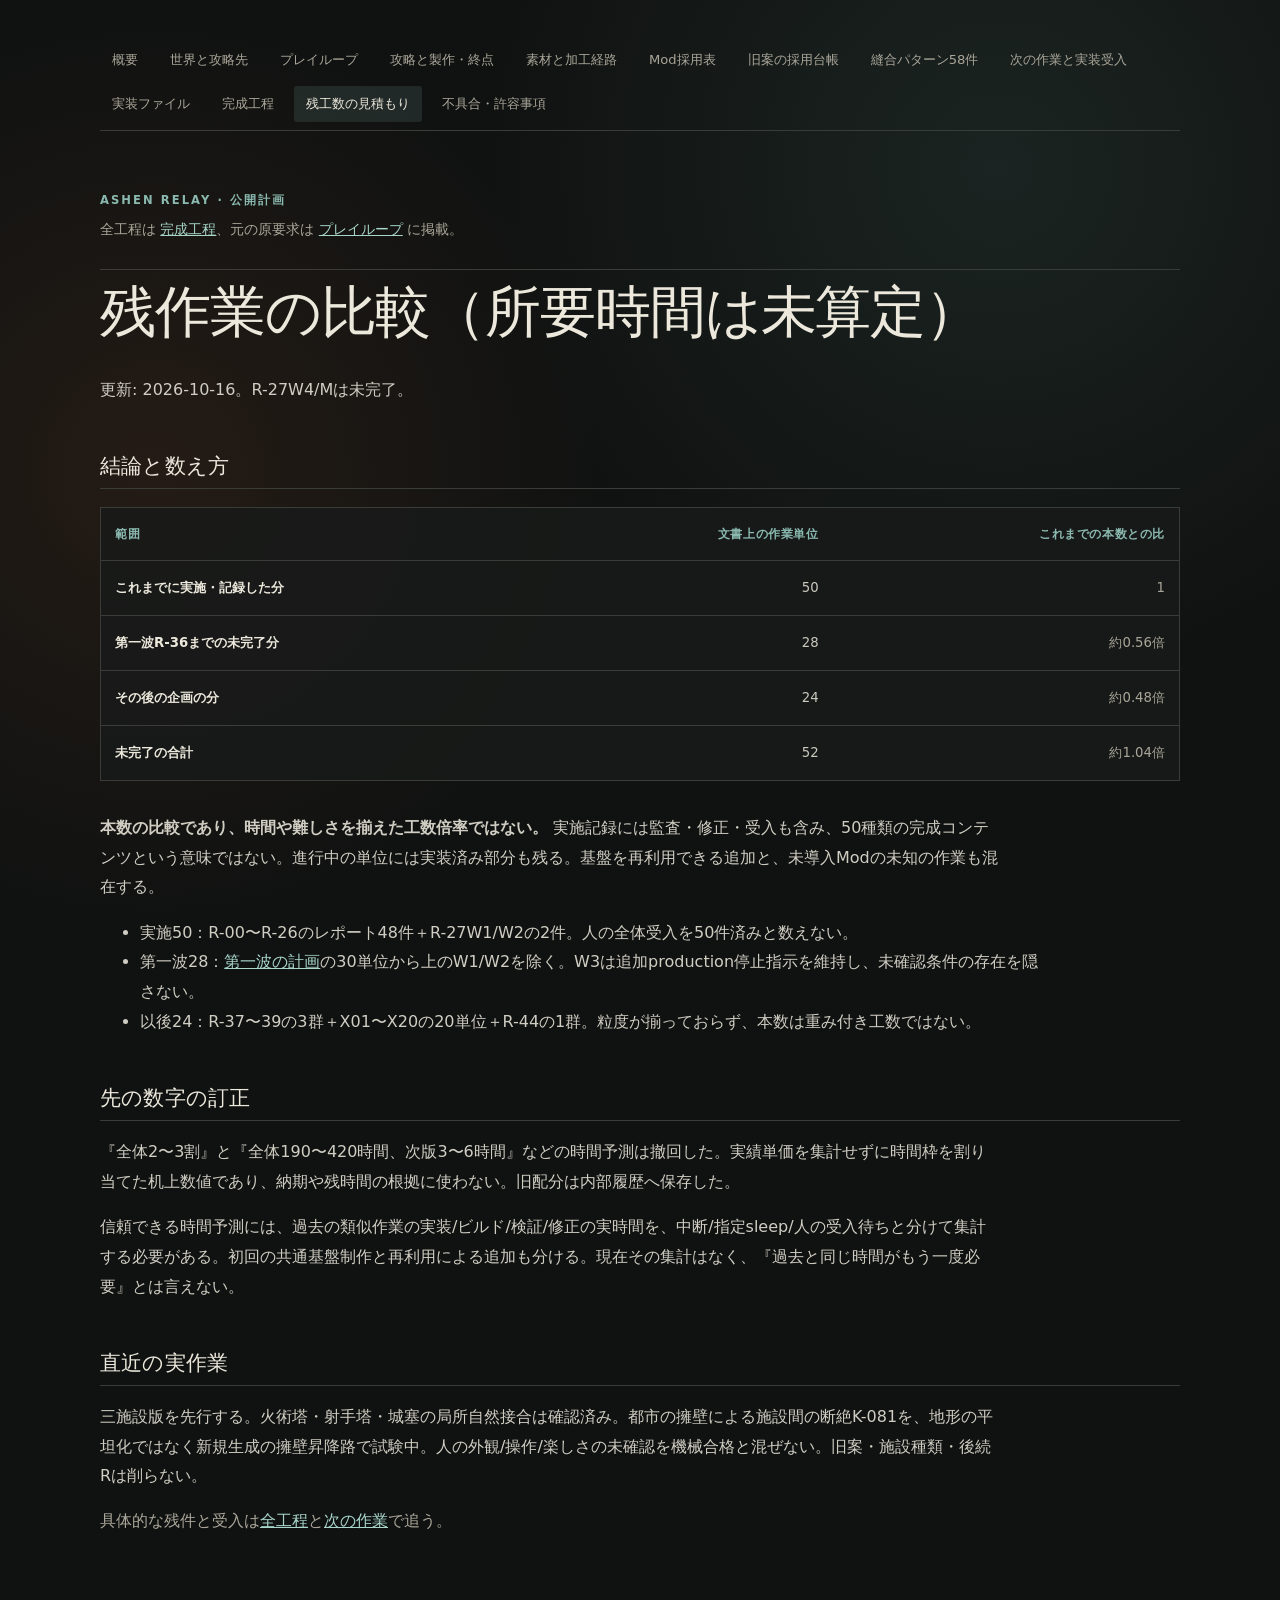
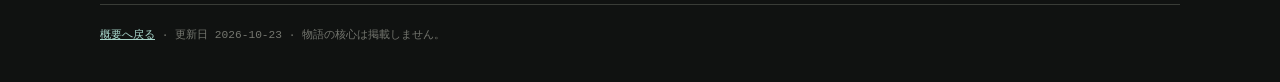
<file: estimate.html>
<!doctype html>
<html lang="ja">
<head>
  <meta charset="utf-8">
  <meta name="viewport" content="width=device-width, initial-scale=1">
  <meta name="robots" content="noindex, nofollow, noarchive">
  <meta name="description" content="Ashen Relayの残工数の見積もり。実装済み・計画・受入条件を区別して掲載。">
  <title>残工数の見積もり — Ashen Relay</title>
  <link rel="stylesheet" href="style.css">
</head>
<body>
  <main>
    <nav class="site-nav" aria-label="サイト内のページ"><a href="index.html">概要</a><a href="world.html">世界と攻略先</a><a href="gameplay.html">プレイループ</a><a href="progression.html">攻略と製作・終点</a><a href="recipes.html">素材と加工経路</a><a href="mods.html">Mod採用表</a><a href="ideas.html">旧案の採用台帳</a><a href="seams.html">縫合パターン58件</a><a href="delivery.html">次の作業と実装受入</a><a href="implementation.html">実装ファイル</a><a href="completion.html">完成工程</a><a href="estimate.html" aria-current="page">残工数の見積もり</a><a href="known-issues.html">不具合・許容事項</a></nav>
    <header class="subpage-header"><p class="eyebrow">ASHEN RELAY · 公開計画</p><p class="subpage-lead">全工程は <a href="completion.html">完成工程</a>、元の原要求は <a href="gameplay.html">プレイループ</a> に掲載。</p></header>
    <article class="document"><h1>残作業の比較（所要時間は未算定）</h1>
<p>更新: 2026-10-16。R-27W4/Mは未完了。</p>
<h2>結論と数え方</h2>
<table>
<thead>
<tr>
<th>範囲</th>
<th style="text-align:right">文書上の作業単位</th>
<th style="text-align:right">これまでの本数との比</th>
</tr>
</thead>
<tbody>
<tr>
<td>これまでに実施・記録した分</td>
<td style="text-align:right">50</td>
<td style="text-align:right">1</td>
</tr>
<tr>
<td>第一波R-36までの未完了分</td>
<td style="text-align:right">28</td>
<td style="text-align:right">約0.56倍</td>
</tr>
<tr>
<td>その後の企画の分</td>
<td style="text-align:right">24</td>
<td style="text-align:right">約0.48倍</td>
</tr>
<tr>
<td>未完了の合計</td>
<td style="text-align:right">52</td>
<td style="text-align:right">約1.04倍</td>
</tr>
</tbody>
</table>
<p><strong>本数の比較であり、時間や難しさを揃えた工数倍率ではない。</strong> 実施記録には監査・修正・受入も含み、50種類の完成コンテンツという意味ではない。進行中の単位には実装済み部分も残る。基盤を再利用できる追加と、未導入Modの未知の作業も混在する。</p>
<ul>
<li>実施50：R-00〜R-26のレポート48件＋R-27W1/W2の2件。人の全体受入を50件済みと数えない。</li>
<li>第一波28：<a href="completion.html">第一波の計画</a>の30単位から上のW1/W2を除く。W3は追加production停止指示を維持し、未確認条件の存在を隠さない。</li>
<li>以後24：R-37〜39の3群＋X01〜X20の20単位＋R-44の1群。粒度が揃っておらず、本数は重み付き工数ではない。</li>
</ul>
<h2>先の数字の訂正</h2>
<p>『全体2〜3割』と『全体190〜420時間、次版3〜6時間』などの時間予測は撤回した。実績単価を集計せずに時間枠を割り当てた机上数値であり、納期や残時間の根拠に使わない。旧配分は内部履歴へ保存した。</p>
<p>信頼できる時間予測には、過去の類似作業の実装/ビルド/検証/修正の実時間を、中断/指定sleep/人の受入待ちと分けて集計する必要がある。初回の共通基盤制作と再利用による追加も分ける。現在その集計はなく、『過去と同じ時間がもう一度必要』とは言えない。</p>
<h2>直近の実作業</h2>
<p>三施設版を先行する。火術塔・射手塔・城塞の局所自然接合は確認済み。都市の擁壁による施設間の断絶K-081を、地形の平坦化ではなく新規生成の擁壁昇降路で試験中。人の外観/操作/楽しさの未確認を機械合格と混ぜない。旧案・施設種類・後続Rは削らない。</p>
<p>具体的な残件と受入は<a href="completion.html">全工程</a>と<a href="delivery.html">次の作業</a>で追う。</p>
</article>
    <footer><a href="index.html">概要へ戻る</a> · 更新日 2026-10-23 · 物語の核心は掲載しません。</footer>
  </main>
</body>
</html>
</file>
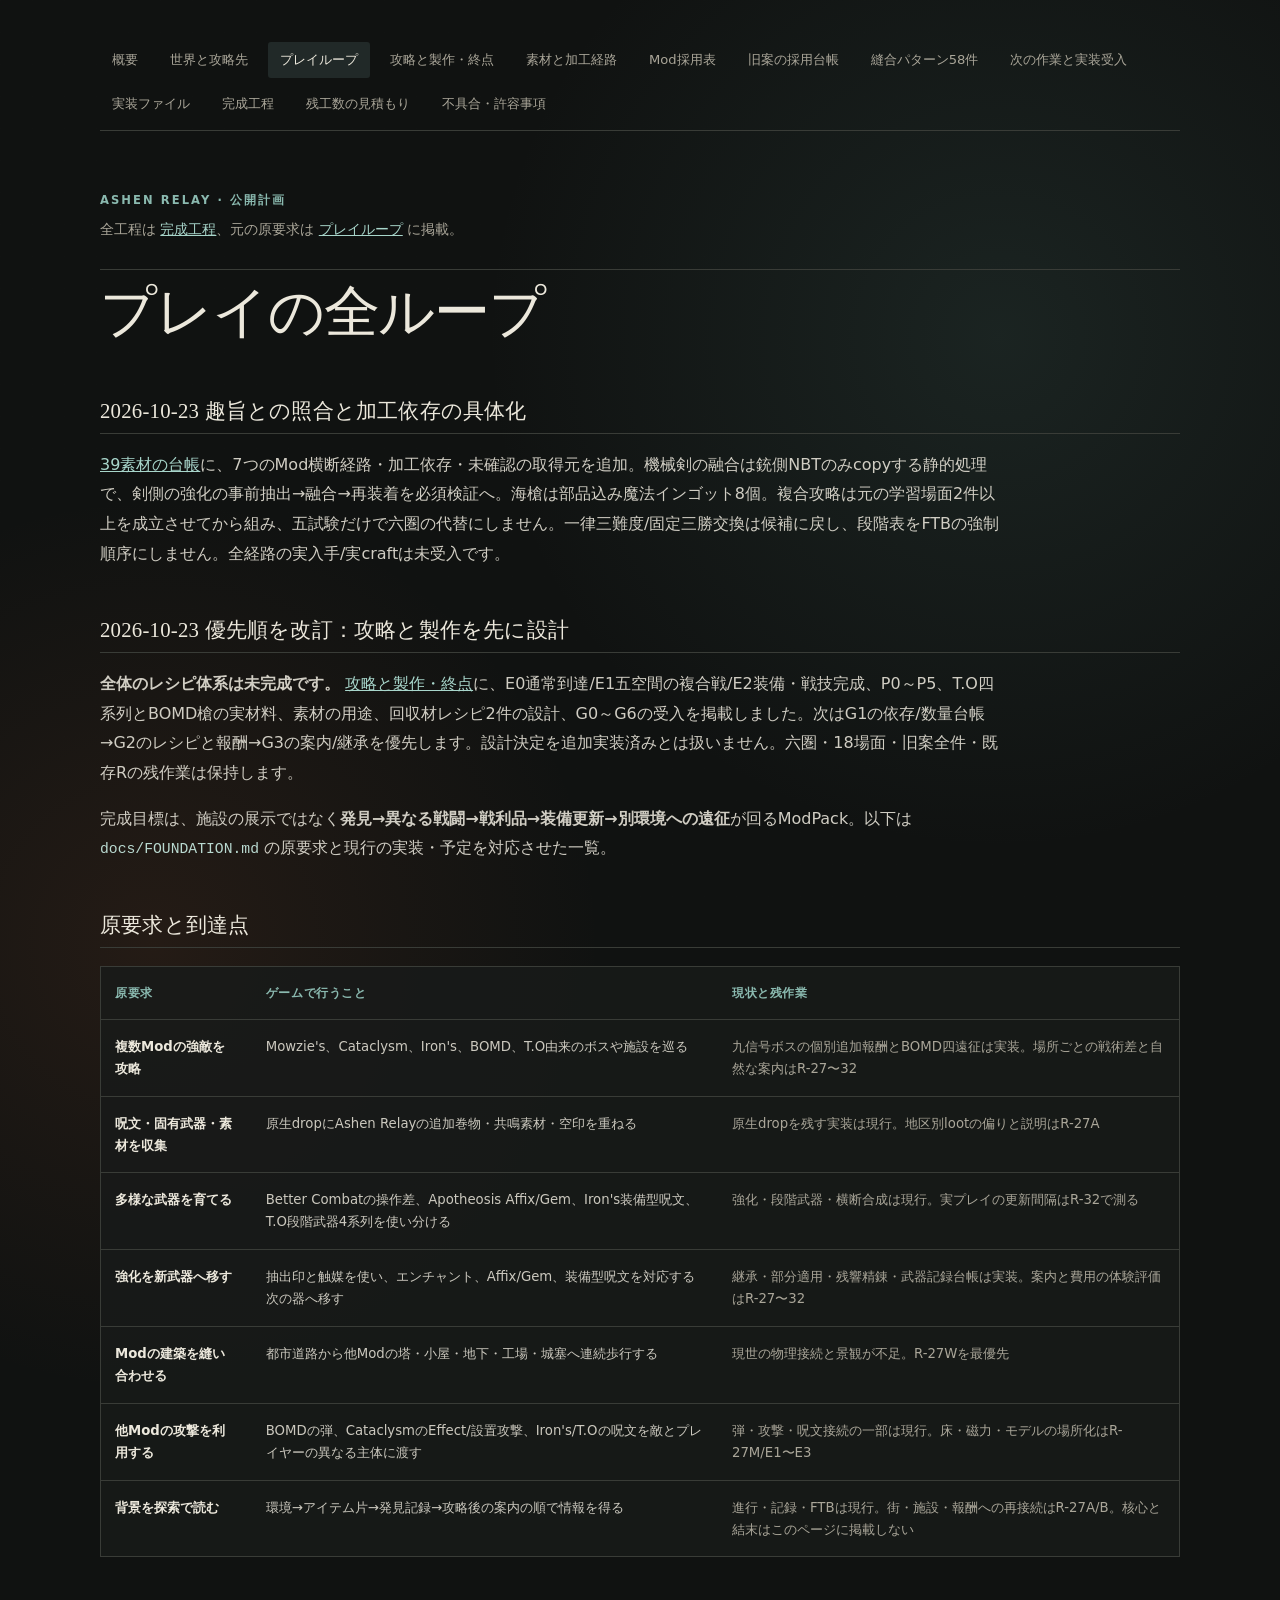
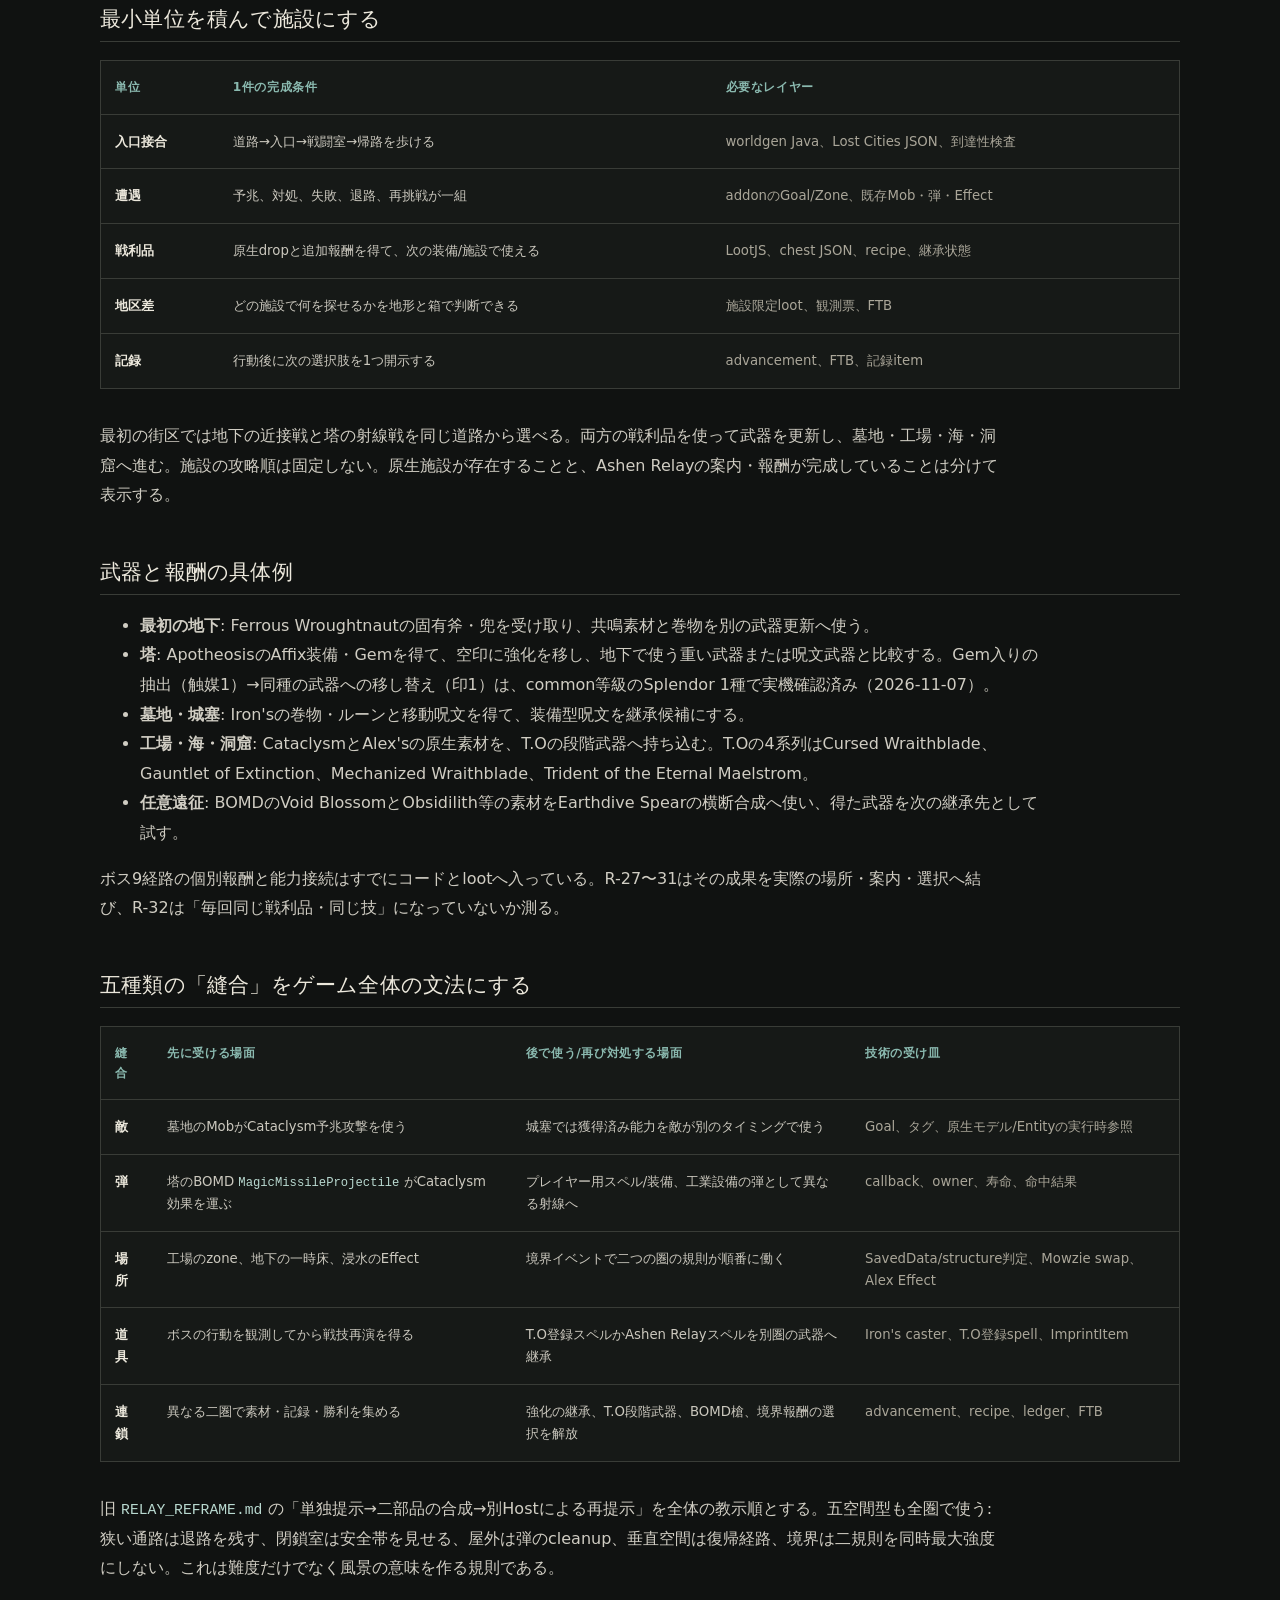
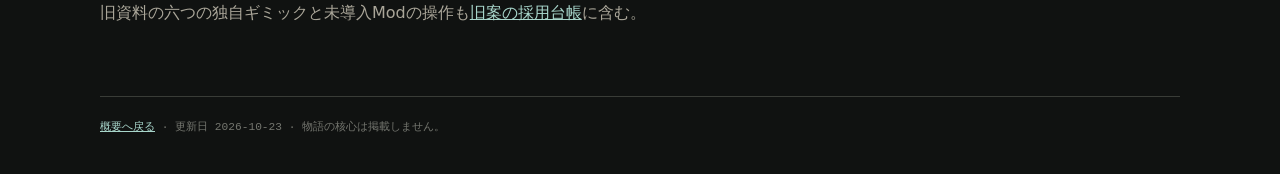
<file: gameplay.html>
<!doctype html>
<html lang="ja">
<head>
  <meta charset="utf-8">
  <meta name="viewport" content="width=device-width, initial-scale=1">
  <meta name="robots" content="noindex, nofollow, noarchive">
  <meta name="description" content="Ashen Relayのプレイループ。実装済み・計画・受入条件を区別して掲載。">
  <title>プレイループ — Ashen Relay</title>
  <link rel="stylesheet" href="style.css">
</head>
<body>
  <main>
    <nav class="site-nav" aria-label="サイト内のページ"><a href="index.html">概要</a><a href="world.html">世界と攻略先</a><a href="gameplay.html" aria-current="page">プレイループ</a><a href="progression.html">攻略と製作・終点</a><a href="recipes.html">素材と加工経路</a><a href="mods.html">Mod採用表</a><a href="ideas.html">旧案の採用台帳</a><a href="seams.html">縫合パターン58件</a><a href="delivery.html">次の作業と実装受入</a><a href="implementation.html">実装ファイル</a><a href="completion.html">完成工程</a><a href="estimate.html">残工数の見積もり</a><a href="known-issues.html">不具合・許容事項</a></nav>
    <header class="subpage-header"><p class="eyebrow">ASHEN RELAY · 公開計画</p><p class="subpage-lead">全工程は <a href="completion.html">完成工程</a>、元の原要求は <a href="gameplay.html">プレイループ</a> に掲載。</p></header>
    <article class="document"><h1>プレイの全ループ</h1>
<h2>2026-10-23 趣旨との照合と加工依存の具体化</h2>
<p><a href="recipes.html">39素材の台帳</a>に、7つのMod横断経路・加工依存・未確認の取得元を追加。機械剣の融合は銃側NBTのみcopyする静的処理で、剣側の強化の事前抽出→融合→再装着を必須検証へ。海槍は部品込み魔法インゴット8個。複合攻略は元の学習場面2件以上を成立させてから組み、五試験だけで六圏の代替にしません。一律三難度/固定三勝交換は候補に戻し、段階表をFTBの強制順序にしません。全経路の実入手/実craftは未受入です。</p>
<h2>2026-10-23 優先順を改訂：攻略と製作を先に設計</h2>
<p><strong>全体のレシピ体系は未完成です。</strong> <a href="progression.html">攻略と製作・終点</a>に、E0通常到達/E1五空間の複合戦/E2装備・戦技完成、P0～P5、T.O四系列とBOMD槍の実材料、素材の用途、回収材レシピ2件の設計、G0～G6の受入を掲載しました。次はG1の依存/数量台帳→G2のレシピと報酬→G3の案内/継承を優先します。設計決定を追加実装済みとは扱いません。六圏・18場面・旧案全件・既存Rの残作業は保持します。</p>
<p>完成目標は、施設の展示ではなく<strong>発見→異なる戦闘→戦利品→装備更新→別環境への遠征</strong>が回るModPack。以下は <code>docs/FOUNDATION.md</code> の原要求と現行の実装・予定を対応させた一覧。</p>
<h2>原要求と到達点</h2>
<table>
<thead>
<tr>
<th>原要求</th>
<th>ゲームで行うこと</th>
<th>現状と残作業</th>
</tr>
</thead>
<tbody>
<tr>
<td>複数Modの強敵を攻略</td>
<td>Mowzie's、Cataclysm、Iron's、BOMD、T.O由来のボスや施設を巡る</td>
<td>九信号ボスの個別追加報酬とBOMD四遠征は実装。場所ごとの戦術差と自然な案内はR-27〜32</td>
</tr>
<tr>
<td>呪文・固有武器・素材を収集</td>
<td>原生dropにAshen Relayの追加巻物・共鳴素材・空印を重ねる</td>
<td>原生dropを残す実装は現行。地区別lootの偏りと説明はR-27A</td>
</tr>
<tr>
<td>多様な武器を育てる</td>
<td>Better Combatの操作差、Apotheosis Affix/Gem、Iron's装備型呪文、T.O段階武器4系列を使い分ける</td>
<td>強化・段階武器・横断合成は現行。実プレイの更新間隔はR-32で測る</td>
</tr>
<tr>
<td>強化を新武器へ移す</td>
<td>抽出印と触媒を使い、エンチャント、Affix/Gem、装備型呪文を対応する次の器へ移す</td>
<td>継承・部分適用・残響精錬・武器記録台帳は実装。案内と費用の体験評価はR-27〜32</td>
</tr>
<tr>
<td>Modの建築を縫い合わせる</td>
<td>都市道路から他Modの塔・小屋・地下・工場・城塞へ連続歩行する</td>
<td>現世の物理接続と景観が不足。R-27Wを最優先</td>
</tr>
<tr>
<td>他Modの攻撃を利用する</td>
<td>BOMDの弾、CataclysmのEffect/設置攻撃、Iron's/T.Oの呪文を敵とプレイヤーの異なる主体に渡す</td>
<td>弾・攻撃・呪文接続の一部は現行。床・磁力・モデルの場所化はR-27M/E1〜E3</td>
</tr>
<tr>
<td>背景を探索で読む</td>
<td>環境→アイテム片→発見記録→攻略後の案内の順で情報を得る</td>
<td>進行・記録・FTBは現行。街・施設・報酬への再接続はR-27A/B。核心と結末はこのページに掲載しない</td>
</tr>
</tbody>
</table>
<h2>最小単位を積んで施設にする</h2>
<table>
<thead>
<tr>
<th>単位</th>
<th>1件の完成条件</th>
<th>必要なレイヤー</th>
</tr>
</thead>
<tbody>
<tr>
<td>入口接合</td>
<td>道路→入口→戦闘室→帰路を歩ける</td>
<td>worldgen Java、Lost Cities JSON、到達性検査</td>
</tr>
<tr>
<td>遭遇</td>
<td>予兆、対処、失敗、退路、再挑戦が一組</td>
<td>addonのGoal/Zone、既存Mob・弾・Effect</td>
</tr>
<tr>
<td>戦利品</td>
<td>原生dropと追加報酬を得て、次の装備/施設で使える</td>
<td>LootJS、chest JSON、recipe、継承状態</td>
</tr>
<tr>
<td>地区差</td>
<td>どの施設で何を探せるかを地形と箱で判断できる</td>
<td>施設限定loot、観測票、FTB</td>
</tr>
<tr>
<td>記録</td>
<td>行動後に次の選択肢を1つ開示する</td>
<td>advancement、FTB、記録item</td>
</tr>
</tbody>
</table>
<p>最初の街区では地下の近接戦と塔の射線戦を同じ道路から選べる。両方の戦利品を使って武器を更新し、墓地・工場・海・洞窟へ進む。施設の攻略順は固定しない。原生施設が存在することと、Ashen Relayの案内・報酬が完成していることは分けて表示する。</p>
<h2>武器と報酬の具体例</h2>
<ul>
<li><strong>最初の地下</strong>: Ferrous Wroughtnautの固有斧・兜を受け取り、共鳴素材と巻物を別の武器更新へ使う。</li>
<li><strong>塔</strong>: ApotheosisのAffix装備・Gemを得て、空印に強化を移し、地下で使う重い武器または呪文武器と比較する。Gem入りの抽出（触媒1）→同種の武器への移し替え（印1）は、common等級のSplendor 1種で実機確認済み（2026-11-07）。</li>
<li><strong>墓地・城塞</strong>: Iron'sの巻物・ルーンと移動呪文を得て、装備型呪文を継承候補にする。</li>
<li><strong>工場・海・洞窟</strong>: CataclysmとAlex'sの原生素材を、T.Oの段階武器へ持ち込む。T.Oの4系列はCursed Wraithblade、Gauntlet of Extinction、Mechanized Wraithblade、Trident of the Eternal Maelstrom。</li>
<li><strong>任意遠征</strong>: BOMDのVoid BlossomとObsidilith等の素材をEarthdive Spearの横断合成へ使い、得た武器を次の継承先として試す。</li>
</ul>
<p>ボス9経路の個別報酬と能力接続はすでにコードとlootへ入っている。R-27〜31はその成果を実際の場所・案内・選択へ結び、R-32は「毎回同じ戦利品・同じ技」になっていないか測る。</p>
<h2>五種類の「縫合」をゲーム全体の文法にする</h2>
<table>
<thead>
<tr>
<th>縫合</th>
<th>先に受ける場面</th>
<th>後で使う/再び対処する場面</th>
<th>技術の受け皿</th>
</tr>
</thead>
<tbody>
<tr>
<td><strong>敵</strong></td>
<td>墓地のMobがCataclysm予兆攻撃を使う</td>
<td>城塞では獲得済み能力を敵が別のタイミングで使う</td>
<td>Goal、タグ、原生モデル/Entityの実行時参照</td>
</tr>
<tr>
<td><strong>弾</strong></td>
<td>塔のBOMD <code>MagicMissileProjectile</code> がCataclysm効果を運ぶ</td>
<td>プレイヤー用スペル/装備、工業設備の弾として異なる射線へ</td>
<td>callback、owner、寿命、命中結果</td>
</tr>
<tr>
<td><strong>場所</strong></td>
<td>工場のzone、地下の一時床、浸水のEffect</td>
<td>境界イベントで二つの圏の規則が順番に働く</td>
<td>SavedData/structure判定、Mowzie swap、Alex Effect</td>
</tr>
<tr>
<td><strong>道具</strong></td>
<td>ボスの行動を観測してから戦技再演を得る</td>
<td>T.O登録スペルかAshen Relayスペルを別圏の武器へ継承</td>
<td>Iron's caster、T.O登録spell、ImprintItem</td>
</tr>
<tr>
<td><strong>連鎖</strong></td>
<td>異なる二圏で素材・記録・勝利を集める</td>
<td>強化の継承、T.O段階武器、BOMD槍、境界報酬の選択を解放</td>
<td>advancement、recipe、ledger、FTB</td>
</tr>
</tbody>
</table>
<p>旧 <code>RELAY_REFRAME.md</code> の「単独提示→二部品の合成→別Hostによる再提示」を全体の教示順とする。五空間型も全圏で使う: 狭い通路は退路を残す、閉鎖室は安全帯を見せる、屋外は弾のcleanup、垂直空間は復帰経路、境界は二規則を同時最大強度にしない。これは難度だけでなく風景の意味を作る規則である。</p>
<p>旧資料の六つの独自ギミックと未導入Modの操作も<a href="ideas.html">旧案の採用台帳</a>に含む。</p>
</article>
    <footer><a href="index.html">概要へ戻る</a> · 更新日 2026-10-23 · 物語の核心は掲載しません。</footer>
  </main>
</body>
</html>
</file>
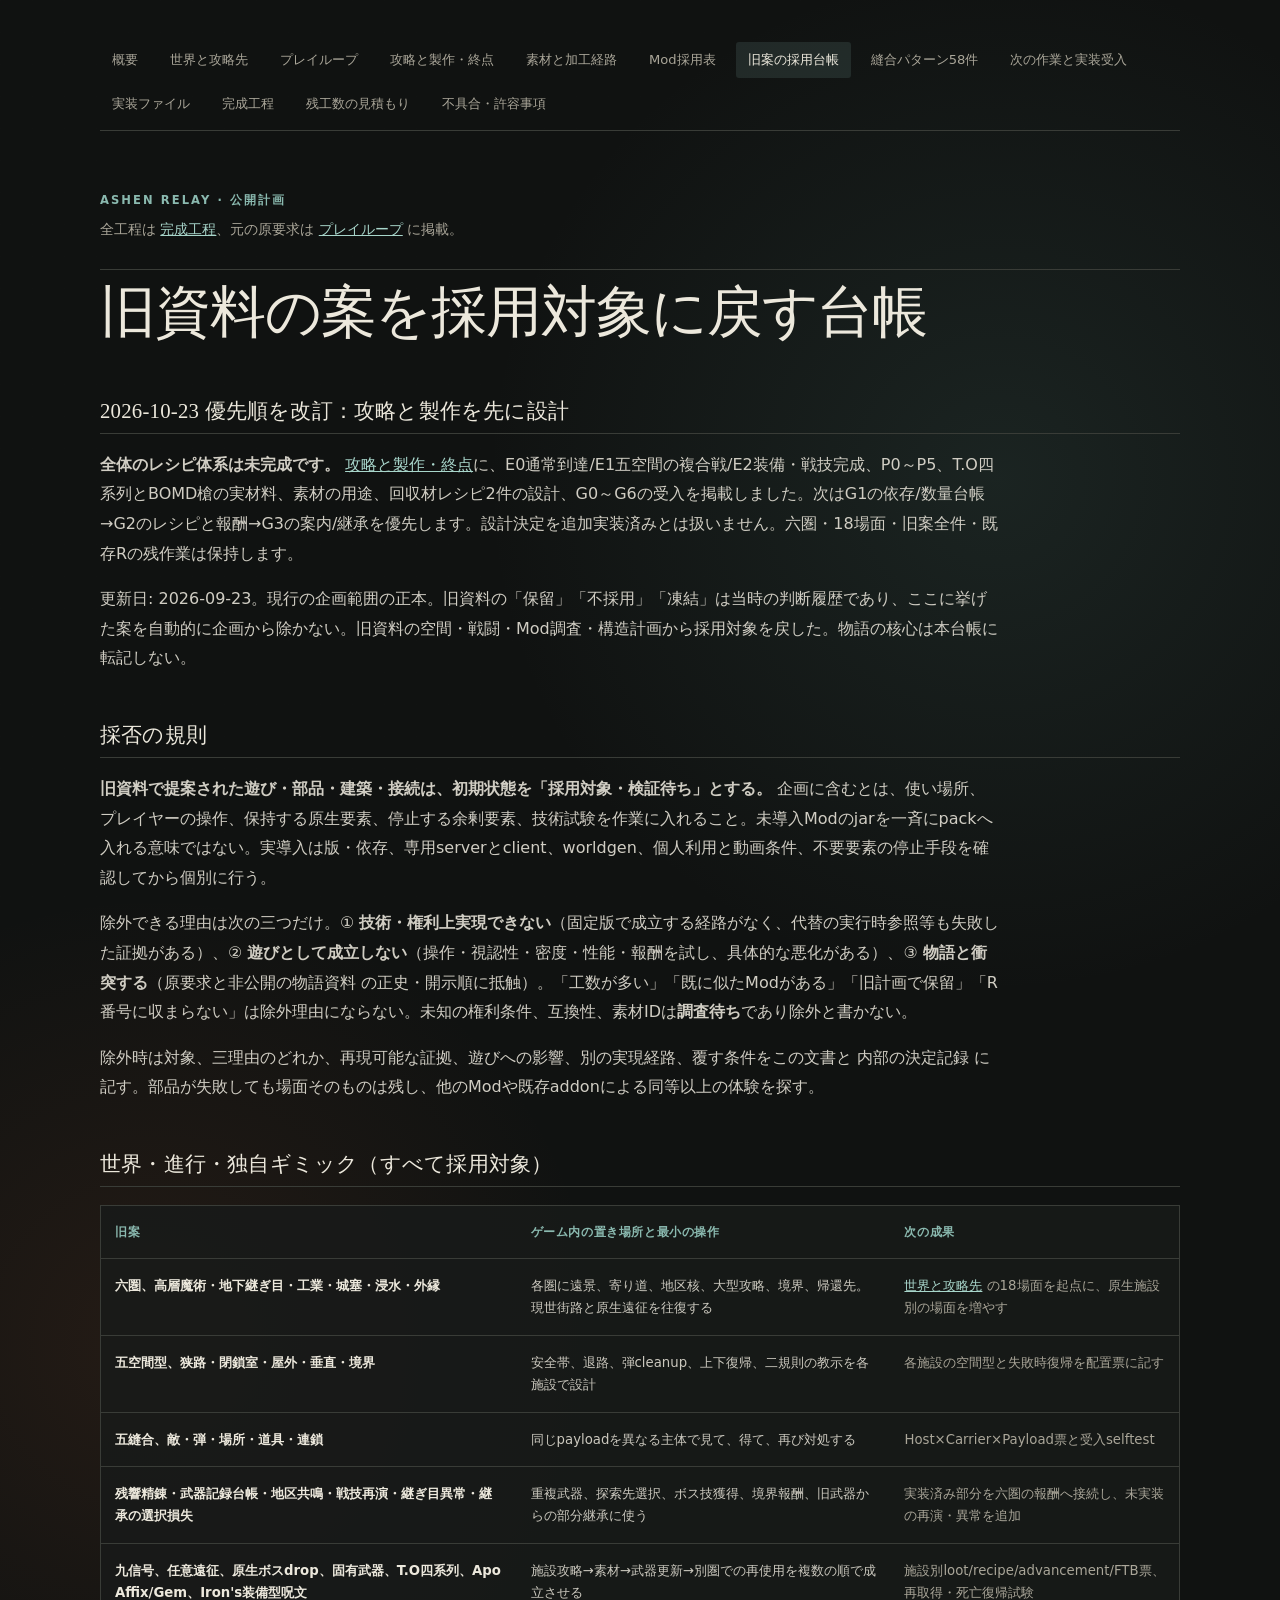
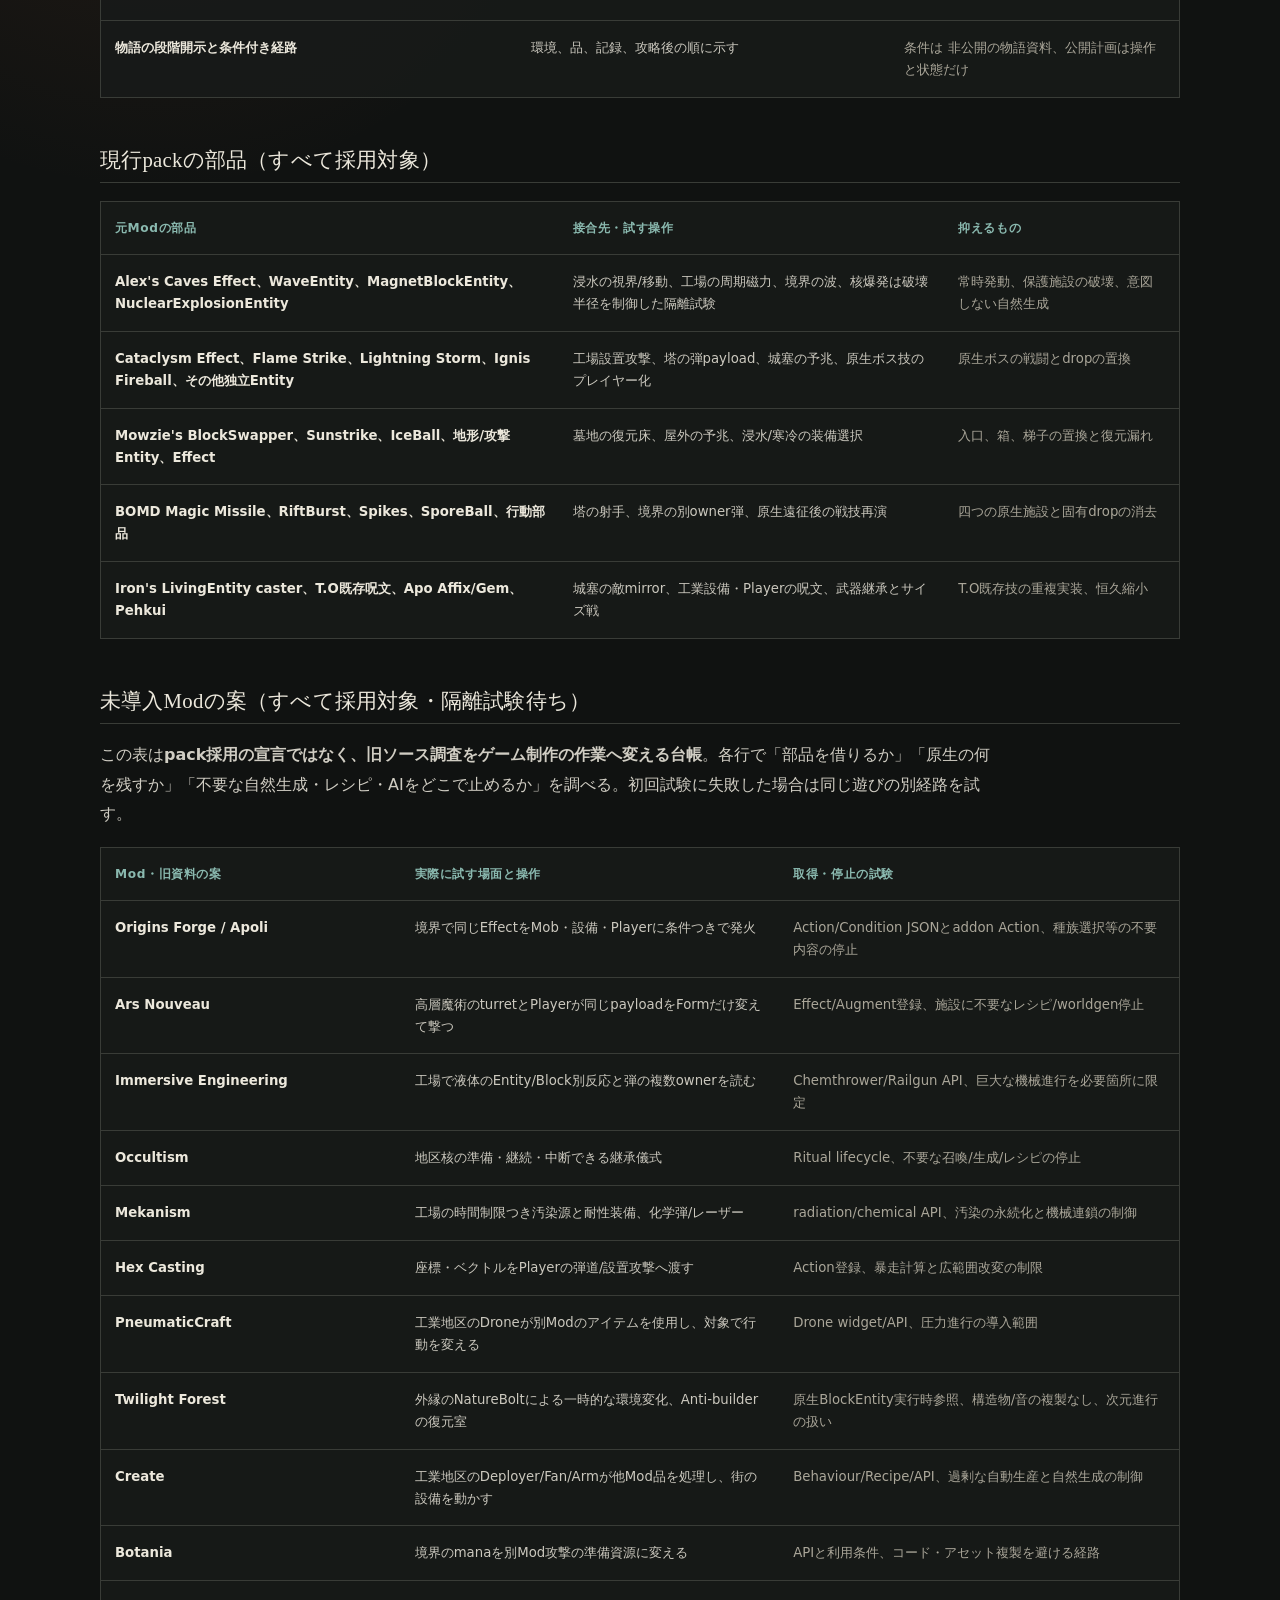
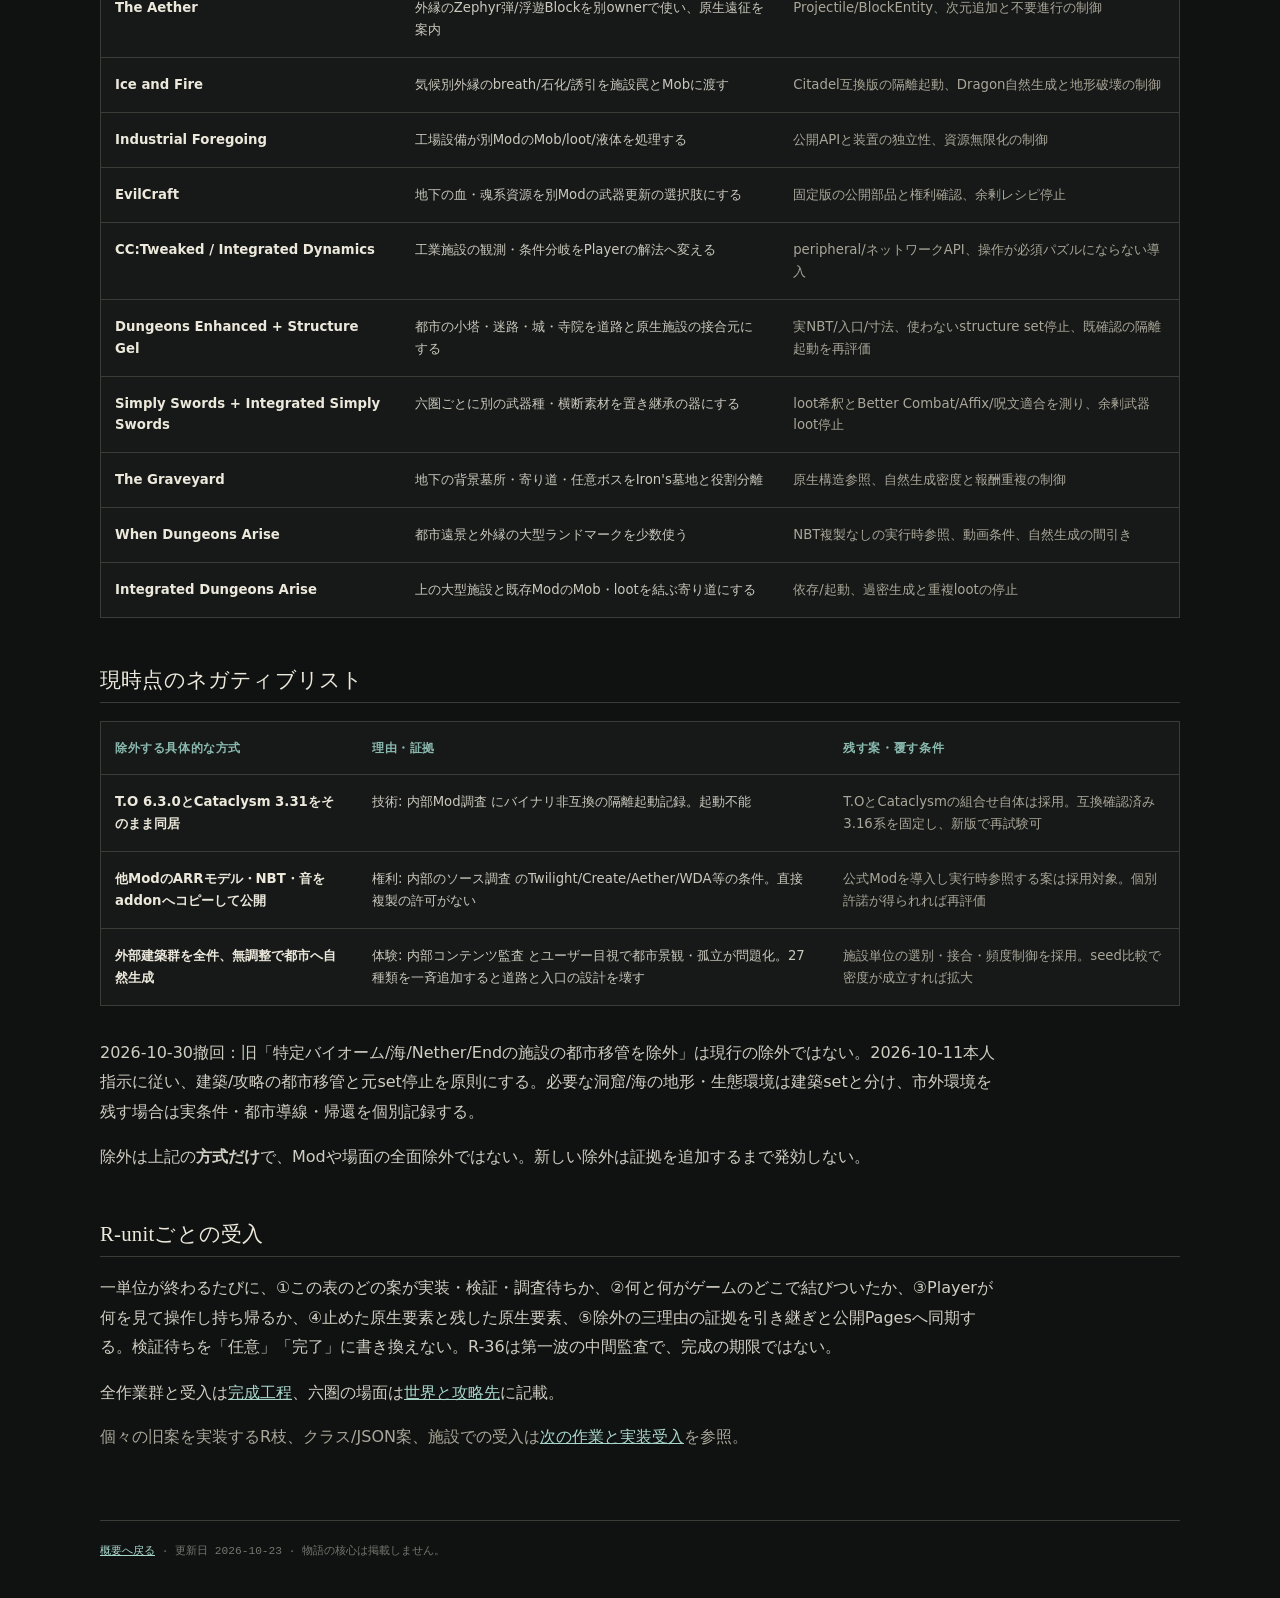
<file: ideas.html>
<!doctype html>
<html lang="ja">
<head>
  <meta charset="utf-8">
  <meta name="viewport" content="width=device-width, initial-scale=1">
  <meta name="robots" content="noindex, nofollow, noarchive">
  <meta name="description" content="Ashen Relayの旧案の採用台帳。実装済み・計画・受入条件を区別して掲載。">
  <title>旧案の採用台帳 — Ashen Relay</title>
  <link rel="stylesheet" href="style.css">
</head>
<body>
  <main>
    <nav class="site-nav" aria-label="サイト内のページ"><a href="index.html">概要</a><a href="world.html">世界と攻略先</a><a href="gameplay.html">プレイループ</a><a href="progression.html">攻略と製作・終点</a><a href="recipes.html">素材と加工経路</a><a href="mods.html">Mod採用表</a><a href="ideas.html" aria-current="page">旧案の採用台帳</a><a href="seams.html">縫合パターン58件</a><a href="delivery.html">次の作業と実装受入</a><a href="implementation.html">実装ファイル</a><a href="completion.html">完成工程</a><a href="estimate.html">残工数の見積もり</a><a href="known-issues.html">不具合・許容事項</a></nav>
    <header class="subpage-header"><p class="eyebrow">ASHEN RELAY · 公開計画</p><p class="subpage-lead">全工程は <a href="completion.html">完成工程</a>、元の原要求は <a href="gameplay.html">プレイループ</a> に掲載。</p></header>
    <article class="document"><h1>旧資料の案を採用対象に戻す台帳</h1>
<h2>2026-10-23 優先順を改訂：攻略と製作を先に設計</h2>
<p><strong>全体のレシピ体系は未完成です。</strong> <a href="progression.html">攻略と製作・終点</a>に、E0通常到達/E1五空間の複合戦/E2装備・戦技完成、P0～P5、T.O四系列とBOMD槍の実材料、素材の用途、回収材レシピ2件の設計、G0～G6の受入を掲載しました。次はG1の依存/数量台帳→G2のレシピと報酬→G3の案内/継承を優先します。設計決定を追加実装済みとは扱いません。六圏・18場面・旧案全件・既存Rの残作業は保持します。</p>
<p>更新日: 2026-09-23。現行の企画範囲の正本。旧資料の「保留」「不採用」「凍結」は当時の判断履歴であり、ここに挙げた案を自動的に企画から除かない。旧資料の空間・戦闘・Mod調査・構造計画から採用対象を戻した。物語の核心は本台帳に転記しない。</p>
<h2>採否の規則</h2>
<p><strong>旧資料で提案された遊び・部品・建築・接続は、初期状態を「採用対象・検証待ち」とする。</strong> 企画に含むとは、使い場所、プレイヤーの操作、保持する原生要素、停止する余剰要素、技術試験を作業に入れること。未導入Modのjarを一斉にpackへ入れる意味ではない。実導入は版・依存、専用serverとclient、worldgen、個人利用と動画条件、不要要素の停止手段を確認してから個別に行う。</p>
<p>除外できる理由は次の三つだけ。① <strong>技術・権利上実現できない</strong>（固定版で成立する経路がなく、代替の実行時参照等も失敗した証拠がある）、② <strong>遊びとして成立しない</strong>（操作・視認性・密度・性能・報酬を試し、具体的な悪化がある）、③ <strong>物語と衝突する</strong>（原要求と非公開の物語資料 の正史・開示順に抵触）。「工数が多い」「既に似たModがある」「旧計画で保留」「R番号に収まらない」は除外理由にならない。未知の権利条件、互換性、素材IDは<strong>調査待ち</strong>であり除外と書かない。</p>
<p>除外時は対象、三理由のどれか、再現可能な証拠、遊びへの影響、別の実現経路、覆す条件をこの文書と 内部の決定記録 に記す。部品が失敗しても場面そのものは残し、他のModや既存addonによる同等以上の体験を探す。</p>
<h2>世界・進行・独自ギミック（すべて採用対象）</h2>
<table>
<thead>
<tr>
<th>旧案</th>
<th>ゲーム内の置き場所と最小の操作</th>
<th>次の成果</th>
</tr>
</thead>
<tbody>
<tr>
<td>六圏、高層魔術・地下継ぎ目・工業・城塞・浸水・外縁</td>
<td>各圏に遠景、寄り道、地区核、大型攻略、境界、帰還先。現世街路と原生遠征を往復する</td>
<td><a href="world.html">世界と攻略先</a> の18場面を起点に、原生施設別の場面を増やす</td>
</tr>
<tr>
<td>五空間型、狭路・閉鎖室・屋外・垂直・境界</td>
<td>安全帯、退路、弾cleanup、上下復帰、二規則の教示を各施設で設計</td>
<td>各施設の空間型と失敗時復帰を配置票に記す</td>
</tr>
<tr>
<td>五縫合、敵・弾・場所・道具・連鎖</td>
<td>同じpayloadを異なる主体で見て、得て、再び対処する</td>
<td>Host×Carrier×Payload票と受入selftest</td>
</tr>
<tr>
<td>残響精錬・武器記録台帳・地区共鳴・戦技再演・継ぎ目異常・継承の選択損失</td>
<td>重複武器、探索先選択、ボス技獲得、境界報酬、旧武器からの部分継承に使う</td>
<td>実装済み部分を六圏の報酬へ接続し、未実装の再演・異常を追加</td>
</tr>
<tr>
<td>九信号、任意遠征、原生ボスdrop、固有武器、T.O四系列、Apo Affix/Gem、Iron's装備型呪文</td>
<td>施設攻略→素材→武器更新→別圏での再使用を複数の順で成立させる</td>
<td>施設別loot/recipe/advancement/FTB票、再取得・死亡復帰試験</td>
</tr>
<tr>
<td>物語の段階開示と条件付き経路</td>
<td>環境、品、記録、攻略後の順に示す</td>
<td>条件は 非公開の物語資料、公開計画は操作と状態だけ</td>
</tr>
</tbody>
</table>
<h2>現行packの部品（すべて採用対象）</h2>
<table>
<thead>
<tr>
<th>元Modの部品</th>
<th>接合先・試す操作</th>
<th>抑えるもの</th>
</tr>
</thead>
<tbody>
<tr>
<td>Alex's Caves Effect、WaveEntity、MagnetBlockEntity、NuclearExplosionEntity</td>
<td>浸水の視界/移動、工場の周期磁力、境界の波、核爆発は破壊半径を制御した隔離試験</td>
<td>常時発動、保護施設の破壊、意図しない自然生成</td>
</tr>
<tr>
<td>Cataclysm Effect、Flame Strike、Lightning Storm、Ignis Fireball、その他独立Entity</td>
<td>工場設置攻撃、塔の弾payload、城塞の予兆、原生ボス技のプレイヤー化</td>
<td>原生ボスの戦闘とdropの置換</td>
</tr>
<tr>
<td>Mowzie's BlockSwapper、Sunstrike、IceBall、地形/攻撃Entity、Effect</td>
<td>墓地の復元床、屋外の予兆、浸水/寒冷の装備選択</td>
<td>入口、箱、梯子の置換と復元漏れ</td>
</tr>
<tr>
<td>BOMD Magic Missile、RiftBurst、Spikes、SporeBall、行動部品</td>
<td>塔の射手、境界の別owner弾、原生遠征後の戦技再演</td>
<td>四つの原生施設と固有dropの消去</td>
</tr>
<tr>
<td>Iron's LivingEntity caster、T.O既存呪文、Apo Affix/Gem、Pehkui</td>
<td>城塞の敵mirror、工業設備・Playerの呪文、武器継承とサイズ戦</td>
<td>T.O既存技の重複実装、恒久縮小</td>
</tr>
</tbody>
</table>
<h2>未導入Modの案（すべて採用対象・隔離試験待ち）</h2>
<p>この表は<strong>pack採用の宣言ではなく、旧ソース調査をゲーム制作の作業へ変える台帳</strong>。各行で「部品を借りるか」「原生の何を残すか」「不要な自然生成・レシピ・AIをどこで止めるか」を調べる。初回試験に失敗した場合は同じ遊びの別経路を試す。</p>
<table>
<thead>
<tr>
<th>Mod・旧資料の案</th>
<th>実際に試す場面と操作</th>
<th>取得・停止の試験</th>
</tr>
</thead>
<tbody>
<tr>
<td>Origins Forge / Apoli</td>
<td>境界で同じEffectをMob・設備・Playerに条件つきで発火</td>
<td>Action/Condition JSONとaddon Action、種族選択等の不要内容の停止</td>
</tr>
<tr>
<td>Ars Nouveau</td>
<td>高層魔術のturretとPlayerが同じpayloadをFormだけ変えて撃つ</td>
<td>Effect/Augment登録、施設に不要なレシピ/worldgen停止</td>
</tr>
<tr>
<td>Immersive Engineering</td>
<td>工場で液体のEntity/Block別反応と弾の複数ownerを読む</td>
<td>Chemthrower/Railgun API、巨大な機械進行を必要箇所に限定</td>
</tr>
<tr>
<td>Occultism</td>
<td>地区核の準備・継続・中断できる継承儀式</td>
<td>Ritual lifecycle、不要な召喚/生成/レシピの停止</td>
</tr>
<tr>
<td>Mekanism</td>
<td>工場の時間制限つき汚染源と耐性装備、化学弾/レーザー</td>
<td>radiation/chemical API、汚染の永続化と機械連鎖の制御</td>
</tr>
<tr>
<td>Hex Casting</td>
<td>座標・ベクトルをPlayerの弾道/設置攻撃へ渡す</td>
<td>Action登録、暴走計算と広範囲改変の制限</td>
</tr>
<tr>
<td>PneumaticCraft</td>
<td>工業地区のDroneが別Modのアイテムを使用し、対象で行動を変える</td>
<td>Drone widget/API、圧力進行の導入範囲</td>
</tr>
<tr>
<td>Twilight Forest</td>
<td>外縁のNatureBoltによる一時的な環境変化、Anti-builderの復元室</td>
<td>原生BlockEntity実行時参照、構造物/音の複製なし、次元進行の扱い</td>
</tr>
<tr>
<td>Create</td>
<td>工業地区のDeployer/Fan/Armが他Mod品を処理し、街の設備を動かす</td>
<td>Behaviour/Recipe/API、過剰な自動生産と自然生成の制御</td>
</tr>
<tr>
<td>Botania</td>
<td>境界のmanaを別Mod攻撃の準備資源に変える</td>
<td>APIと利用条件、コード・アセット複製を避ける経路</td>
</tr>
<tr>
<td>The Aether</td>
<td>外縁のZephyr弾/浮遊Blockを別ownerで使い、原生遠征を案内</td>
<td>Projectile/BlockEntity、次元追加と不要進行の制御</td>
</tr>
<tr>
<td>Ice and Fire</td>
<td>気候別外縁のbreath/石化/誘引を施設罠とMobに渡す</td>
<td>Citadel互換版の隔離起動、Dragon自然生成と地形破壊の制御</td>
</tr>
<tr>
<td>Industrial Foregoing</td>
<td>工場設備が別ModのMob/loot/液体を処理する</td>
<td>公開APIと装置の独立性、資源無限化の制御</td>
</tr>
<tr>
<td>EvilCraft</td>
<td>地下の血・魂系資源を別Modの武器更新の選択肢にする</td>
<td>固定版の公開部品と権利確認、余剰レシピ停止</td>
</tr>
<tr>
<td>CC:Tweaked / Integrated Dynamics</td>
<td>工業施設の観測・条件分岐をPlayerの解法へ変える</td>
<td>peripheral/ネットワークAPI、操作が必須パズルにならない導入</td>
</tr>
<tr>
<td>Dungeons Enhanced + Structure Gel</td>
<td>都市の小塔・迷路・城・寺院を道路と原生施設の接合元にする</td>
<td>実NBT/入口/寸法、使わないstructure set停止、既確認の隔離起動を再評価</td>
</tr>
<tr>
<td>Simply Swords + Integrated Simply Swords</td>
<td>六圏ごとに別の武器種・横断素材を置き継承の器にする</td>
<td>loot希釈とBetter Combat/Affix/呪文適合を測り、余剰武器loot停止</td>
</tr>
<tr>
<td>The Graveyard</td>
<td>地下の背景墓所・寄り道・任意ボスをIron's墓地と役割分離</td>
<td>原生構造参照、自然生成密度と報酬重複の制御</td>
</tr>
<tr>
<td>When Dungeons Arise</td>
<td>都市遠景と外縁の大型ランドマークを少数使う</td>
<td>NBT複製なしの実行時参照、動画条件、自然生成の間引き</td>
</tr>
<tr>
<td>Integrated Dungeons Arise</td>
<td>上の大型施設と既存ModのMob・lootを結ぶ寄り道にする</td>
<td>依存/起動、過密生成と重複lootの停止</td>
</tr>
</tbody>
</table>
<h2>現時点のネガティブリスト</h2>
<table>
<thead>
<tr>
<th>除外する具体的な方式</th>
<th>理由・証拠</th>
<th>残す案・覆す条件</th>
</tr>
</thead>
<tbody>
<tr>
<td>T.O 6.3.0とCataclysm 3.31をそのまま同居</td>
<td>技術: 内部Mod調査 にバイナリ非互換の隔離起動記録。起動不能</td>
<td>T.OとCataclysmの組合せ自体は採用。互換確認済み3.16系を固定し、新版で再試験可</td>
</tr>
<tr>
<td>他ModのARRモデル・NBT・音をaddonへコピーして公開</td>
<td>権利: 内部のソース調査 のTwilight/Create/Aether/WDA等の条件。直接複製の許可がない</td>
<td>公式Modを導入し実行時参照する案は採用対象。個別許諾が得られれば再評価</td>
</tr>
<tr>
<td>外部建築群を全件、無調整で都市へ自然生成</td>
<td>体験: 内部コンテンツ監査 とユーザー目視で都市景観・孤立が問題化。27種類を一斉追加すると道路と入口の設計を壊す</td>
<td>施設単位の選別・接合・頻度制御を採用。seed比較で密度が成立すれば拡大</td>
</tr>
</tbody>
</table>
<p>2026-10-30撤回：旧「特定バイオーム/海/Nether/Endの施設の都市移管を除外」は現行の除外ではない。2026-10-11本人指示に従い、建築/攻略の都市移管と元set停止を原則にする。必要な洞窟/海の地形・生態環境は建築setと分け、市外環境を残す場合は実条件・都市導線・帰還を個別記録する。</p>
<p>除外は上記の<strong>方式だけ</strong>で、Modや場面の全面除外ではない。新しい除外は証拠を追加するまで発効しない。</p>
<h2>R-unitごとの受入</h2>
<p>一単位が終わるたびに、①この表のどの案が実装・検証・調査待ちか、②何と何がゲームのどこで結びついたか、③Playerが何を見て操作し持ち帰るか、④止めた原生要素と残した原生要素、⑤除外の三理由の証拠を引き継ぎと公開Pagesへ同期する。検証待ちを「任意」「完了」に書き換えない。R-36は第一波の中間監査で、完成の期限ではない。</p>
<p>全作業群と受入は<a href="completion.html">完成工程</a>、六圏の場面は<a href="world.html">世界と攻略先</a>に記載。</p>
<p>個々の旧案を実装するR枝、クラス/JSON案、施設での受入は<a href="delivery.html">次の作業と実装受入</a>を参照。</p>
</article>
    <footer><a href="index.html">概要へ戻る</a> · 更新日 2026-10-23 · 物語の核心は掲載しません。</footer>
  </main>
</body>
</html>
</file>
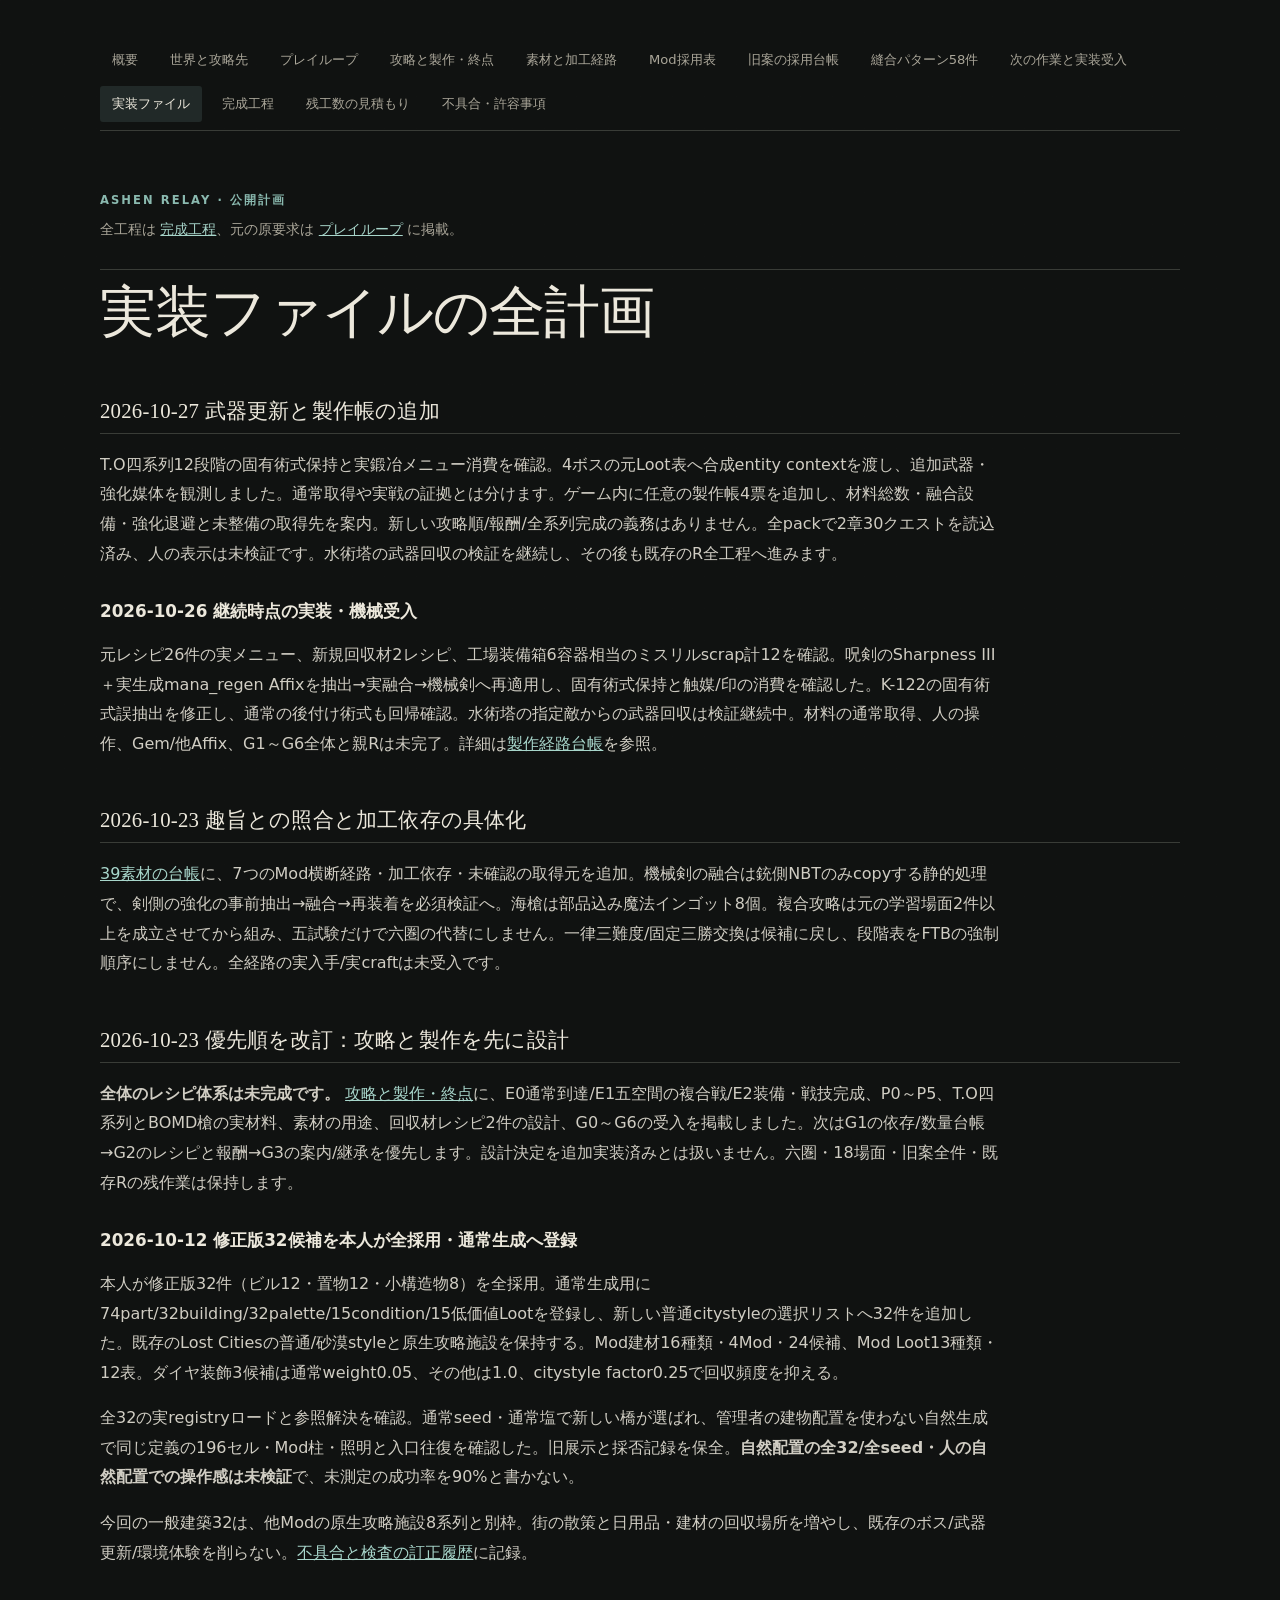
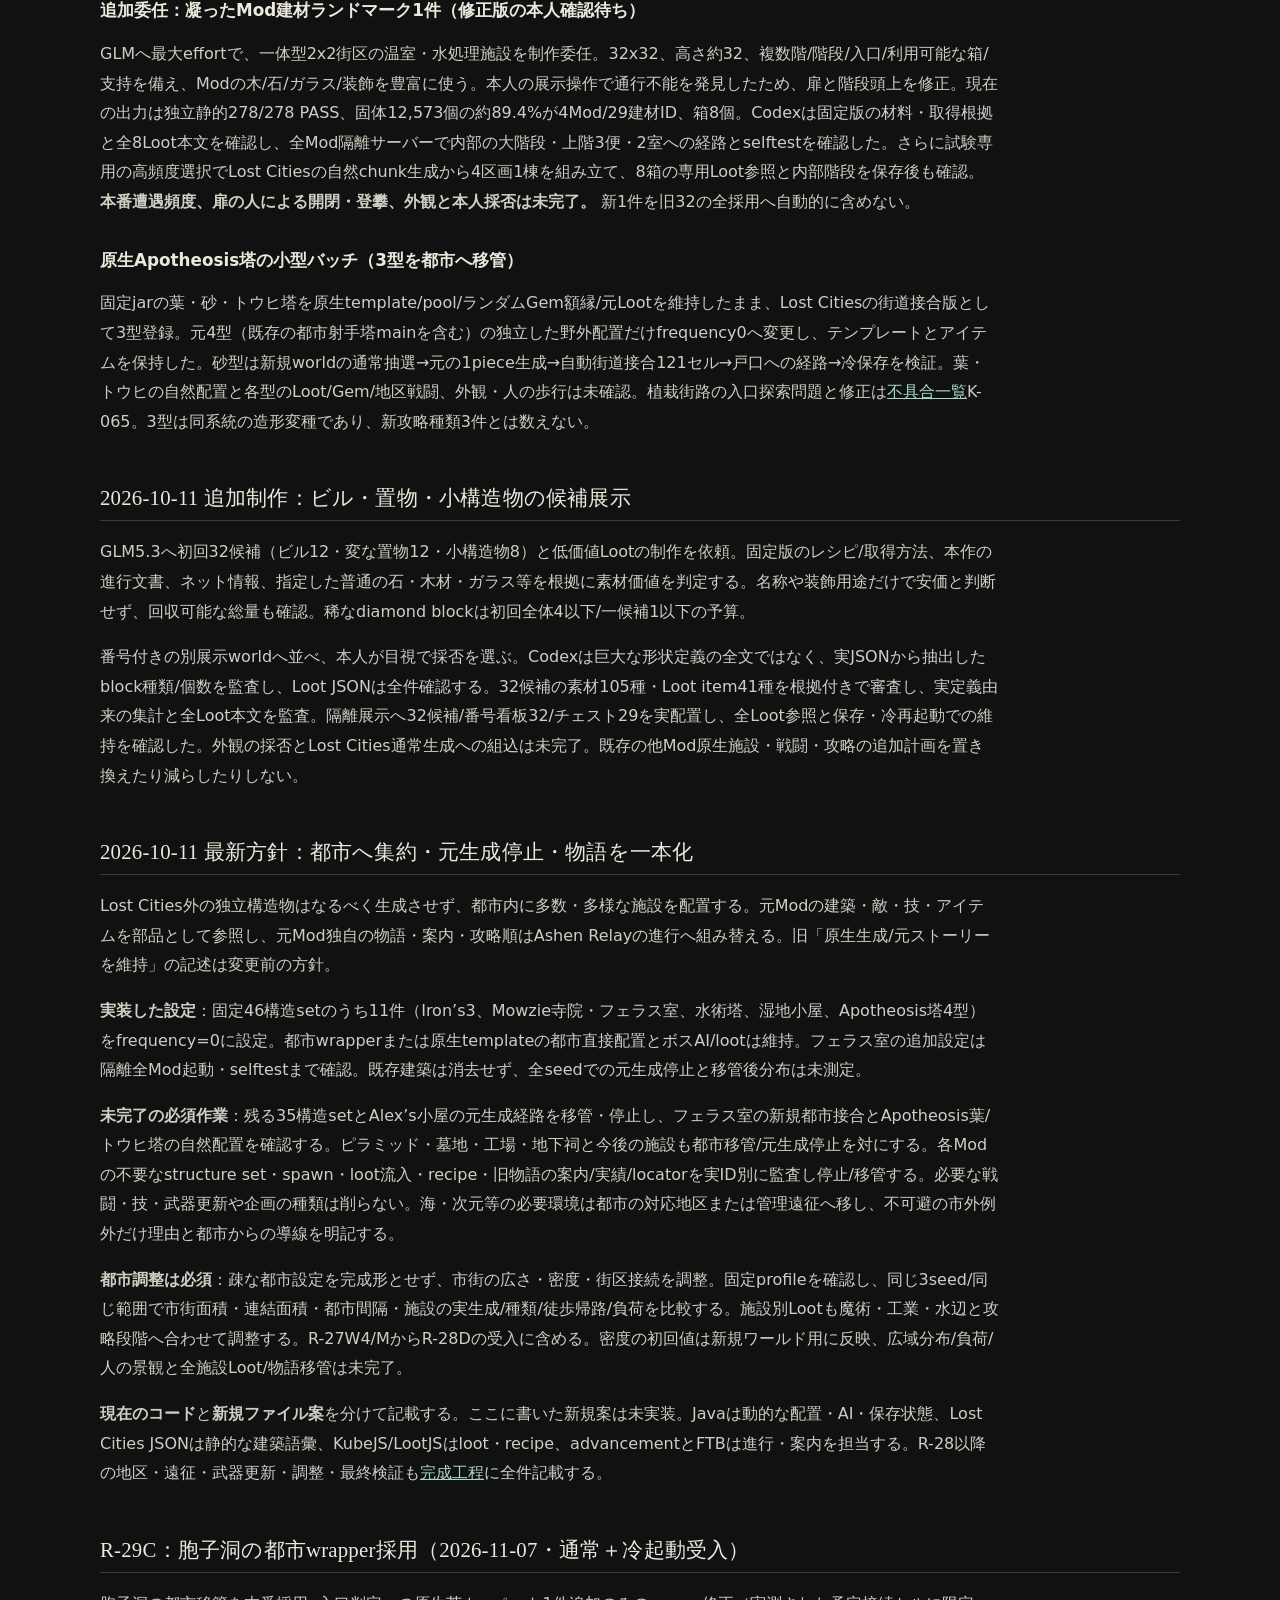
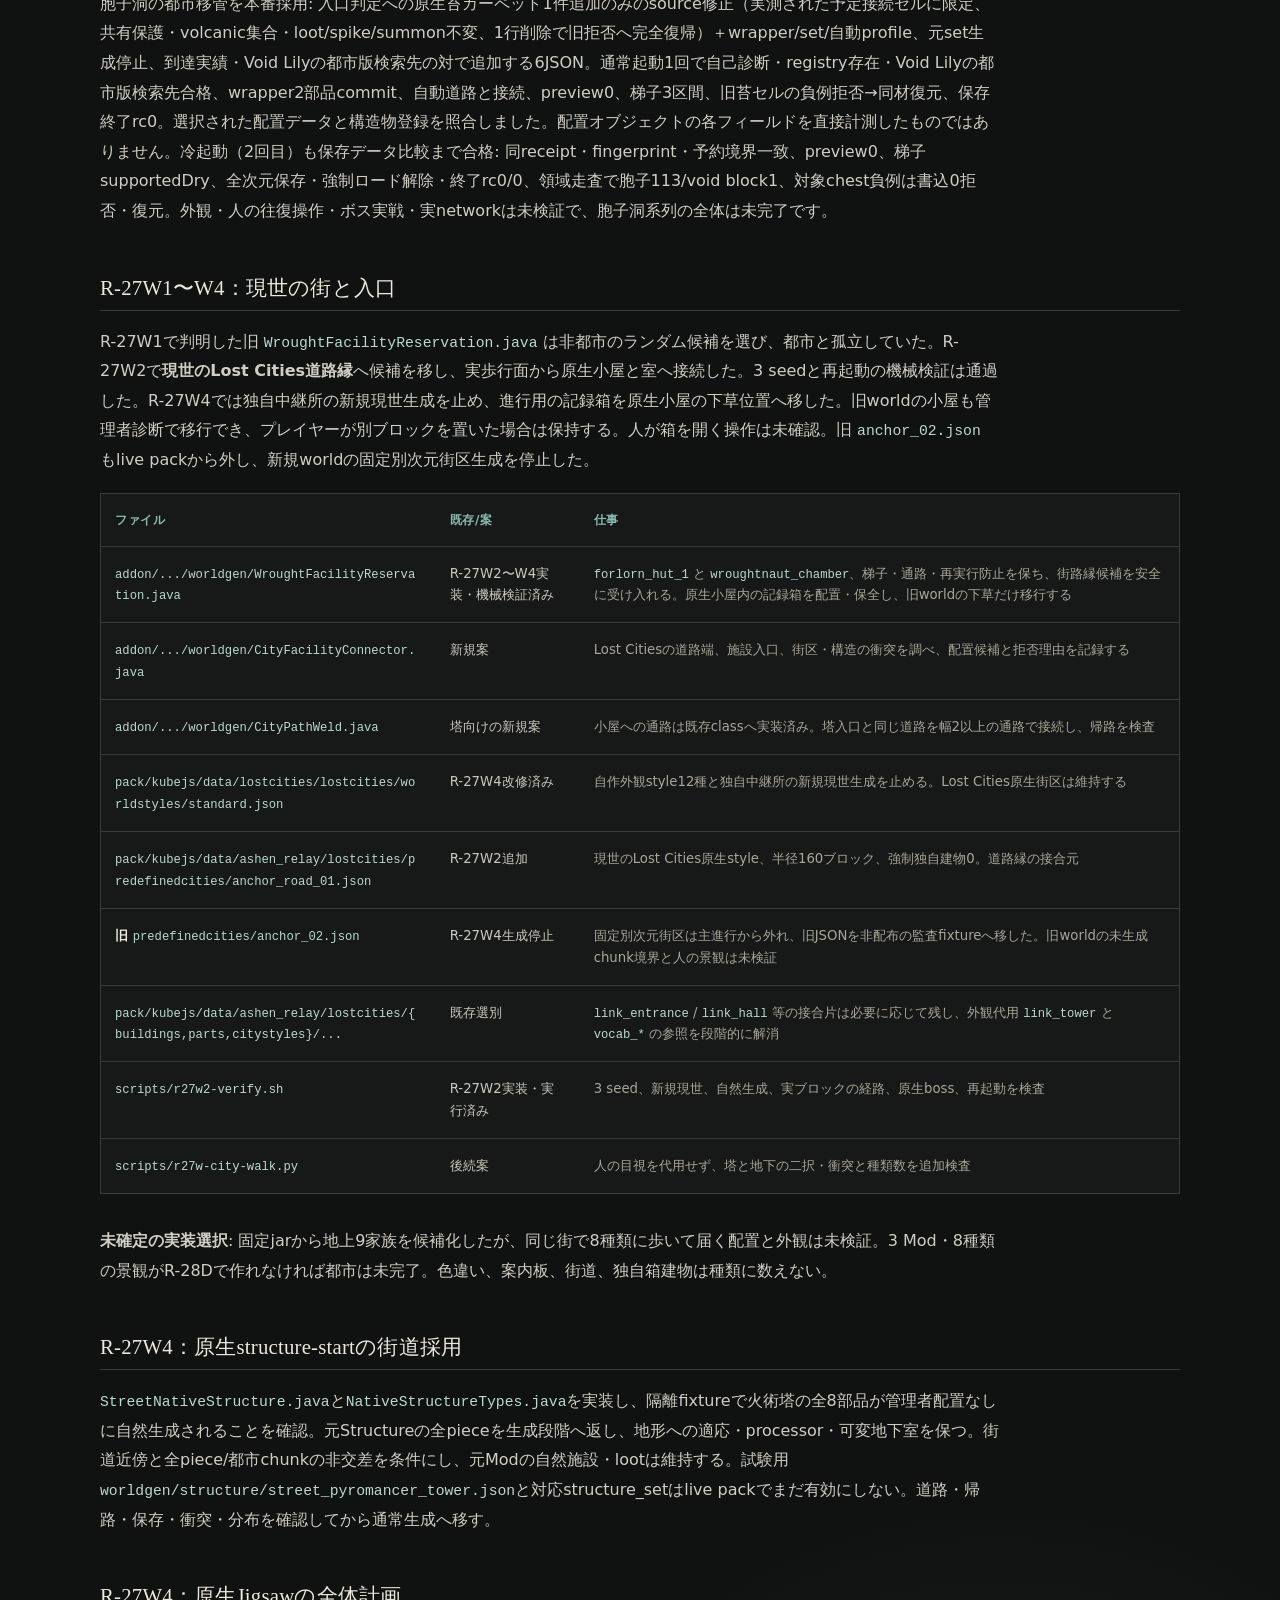
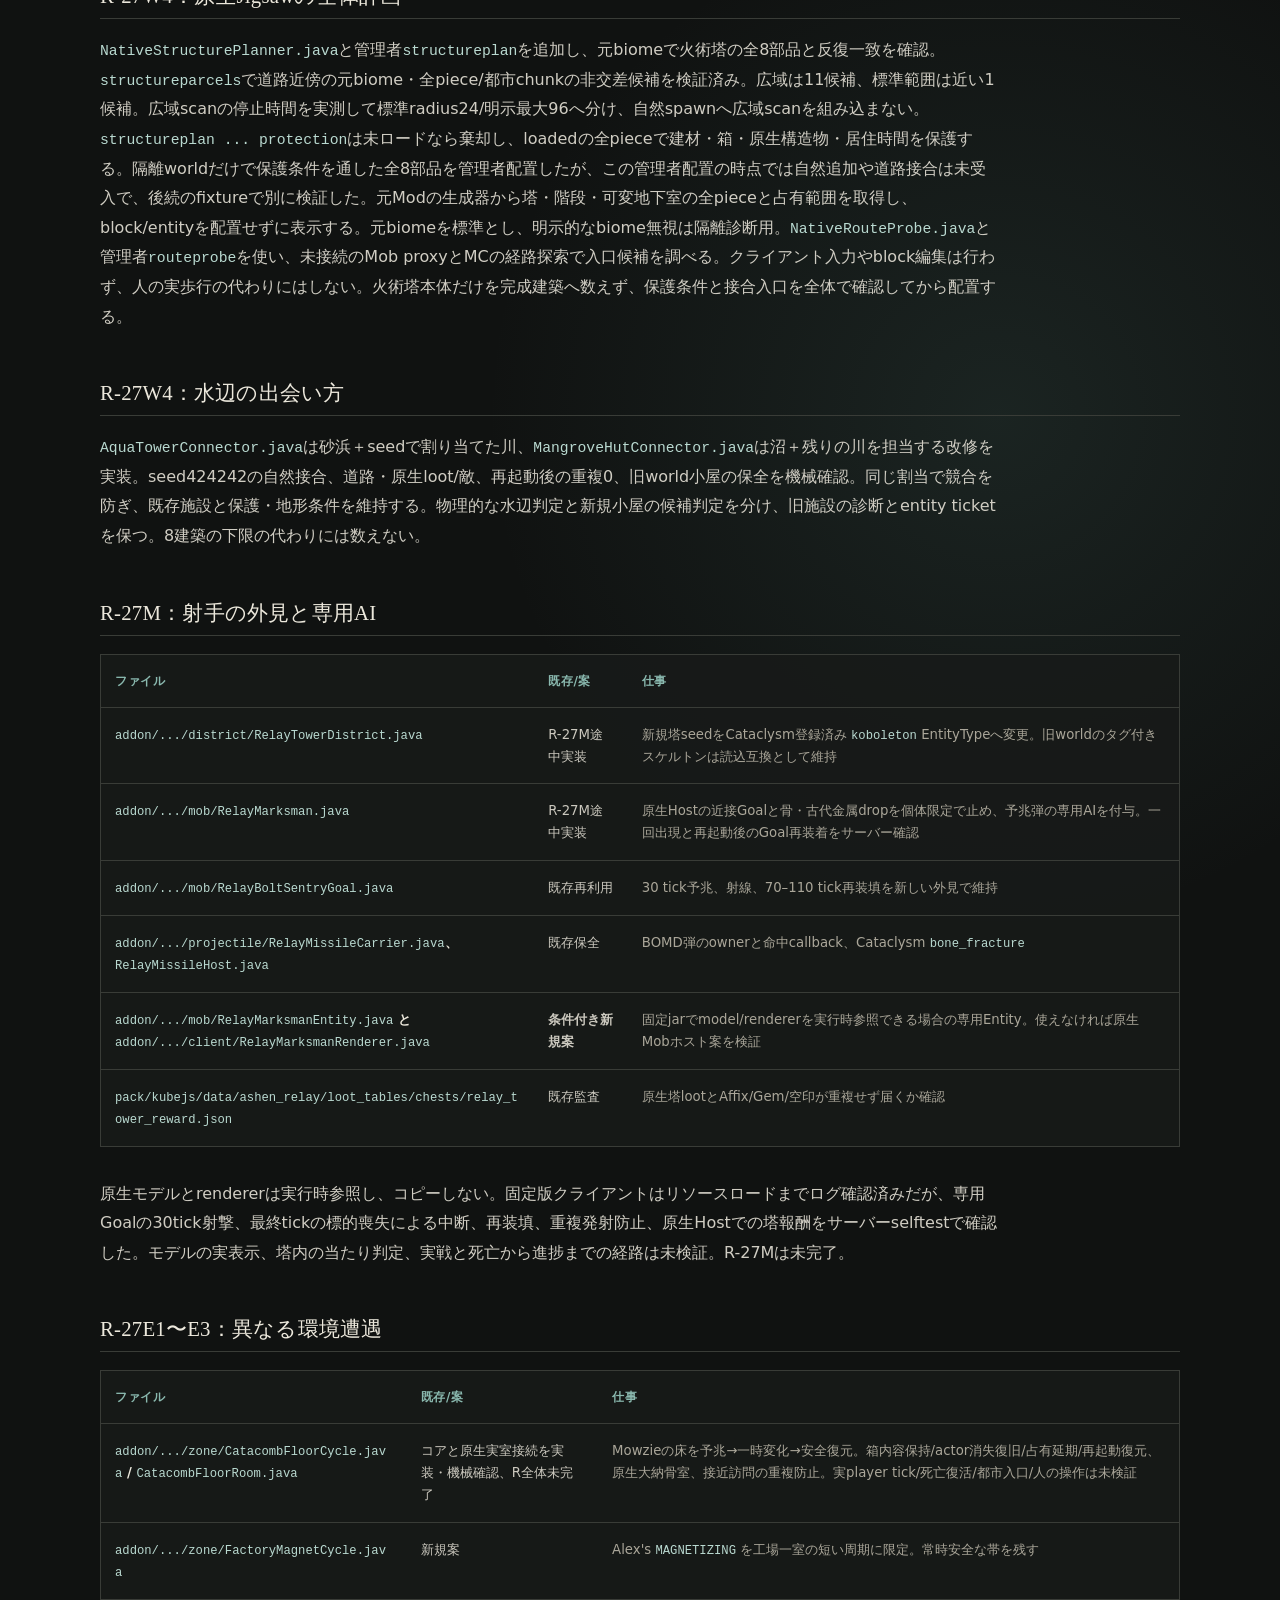
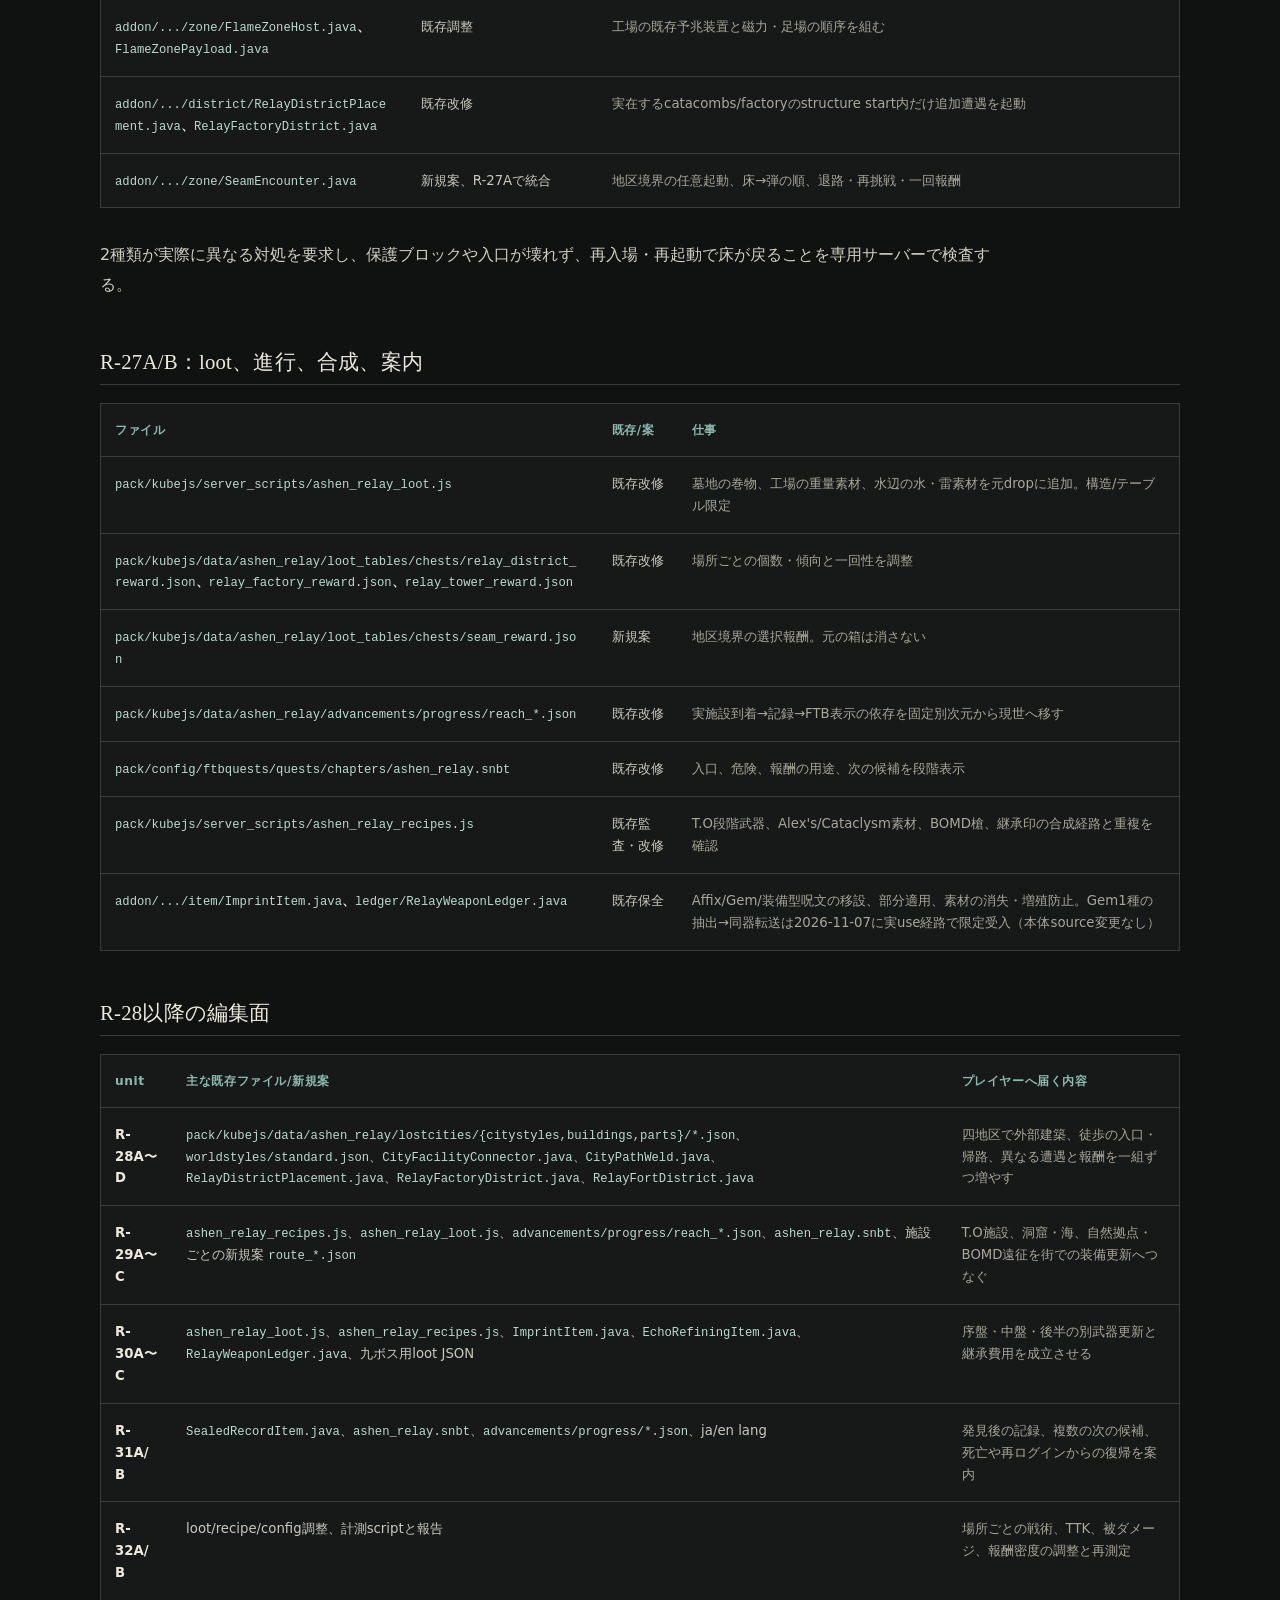
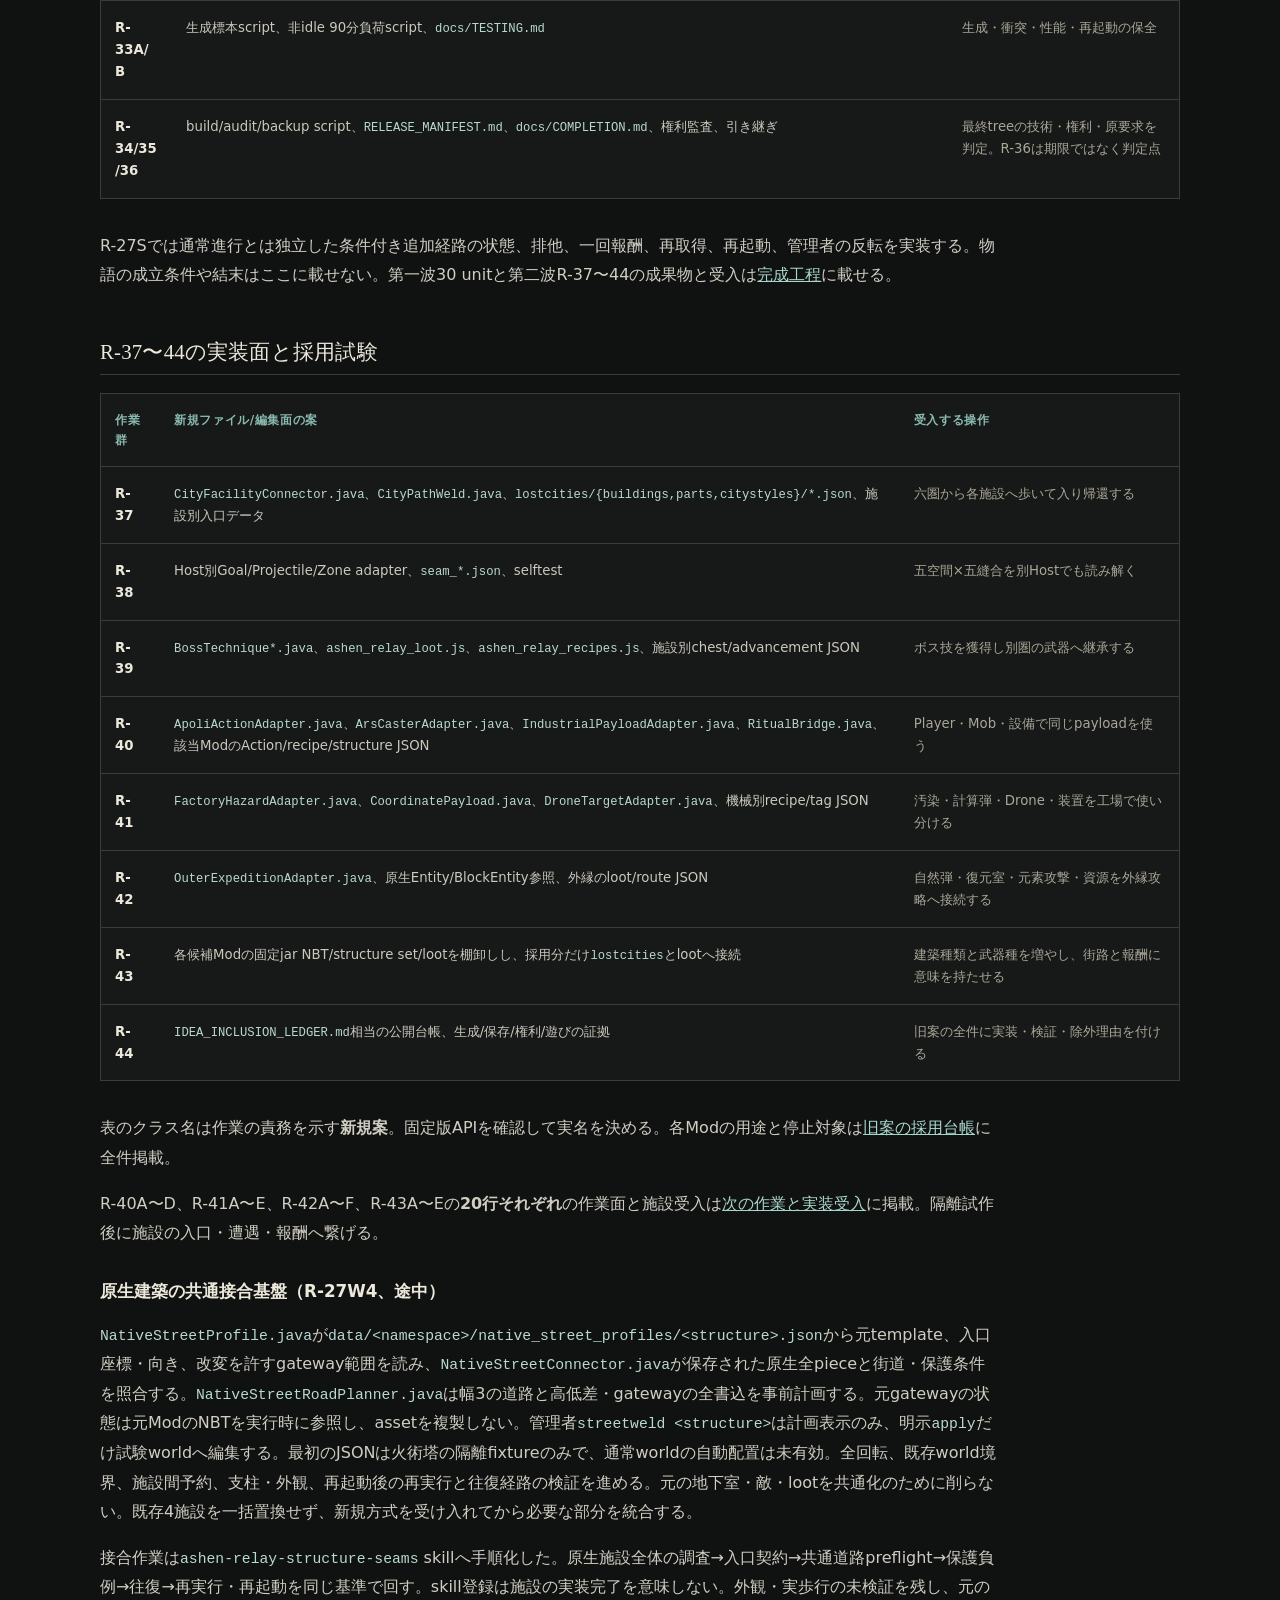
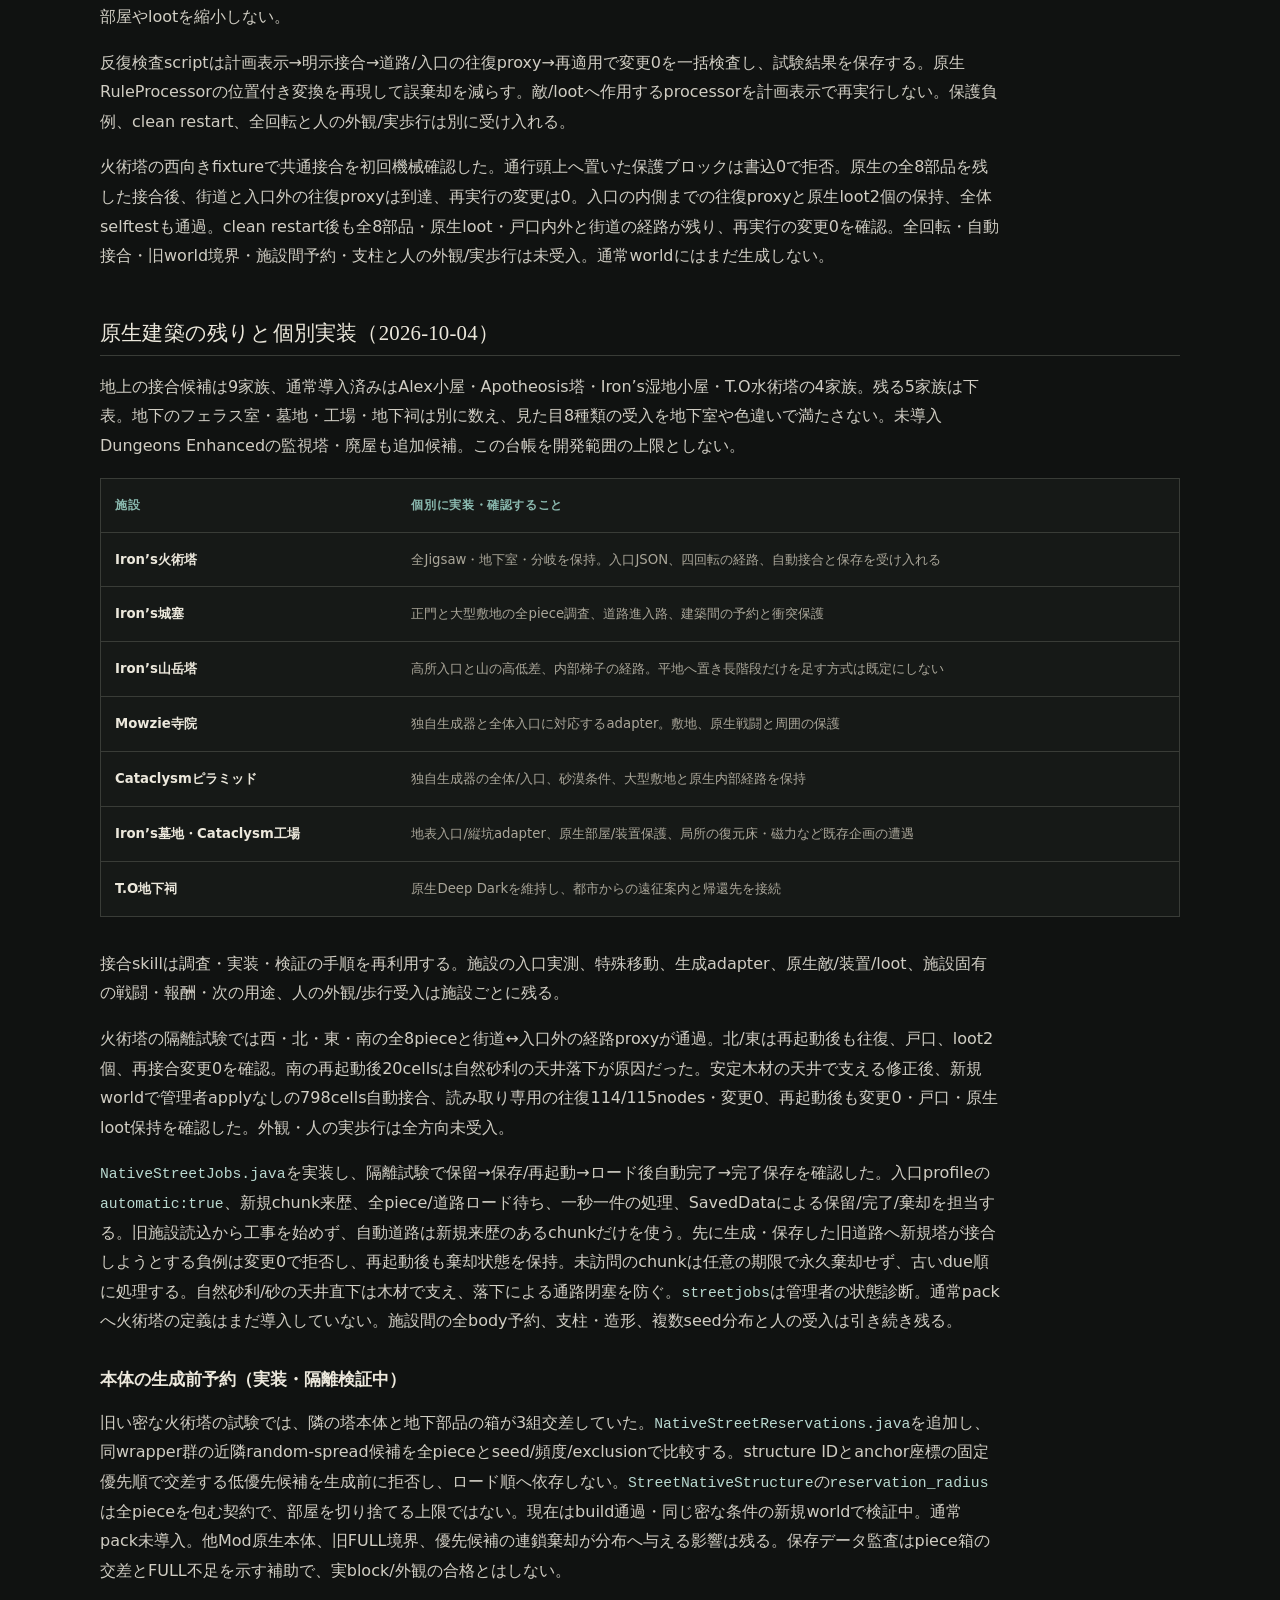
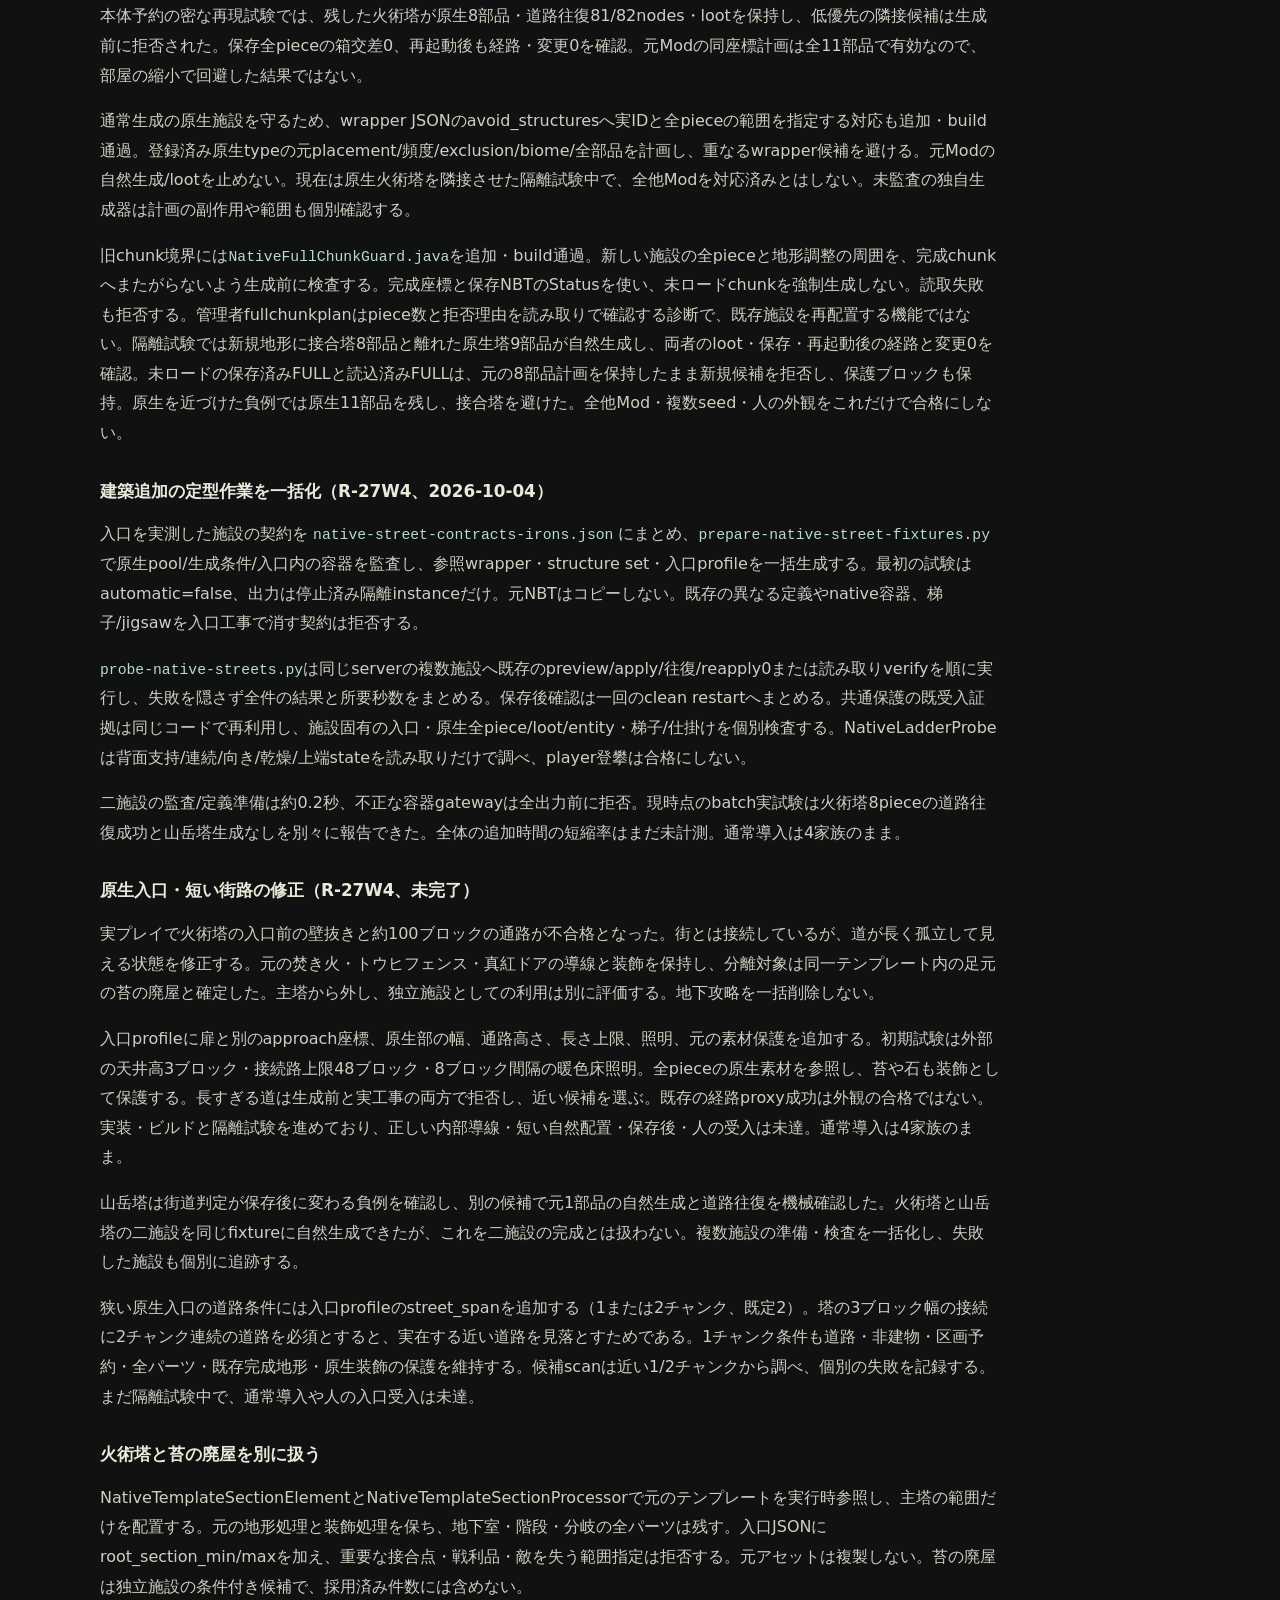
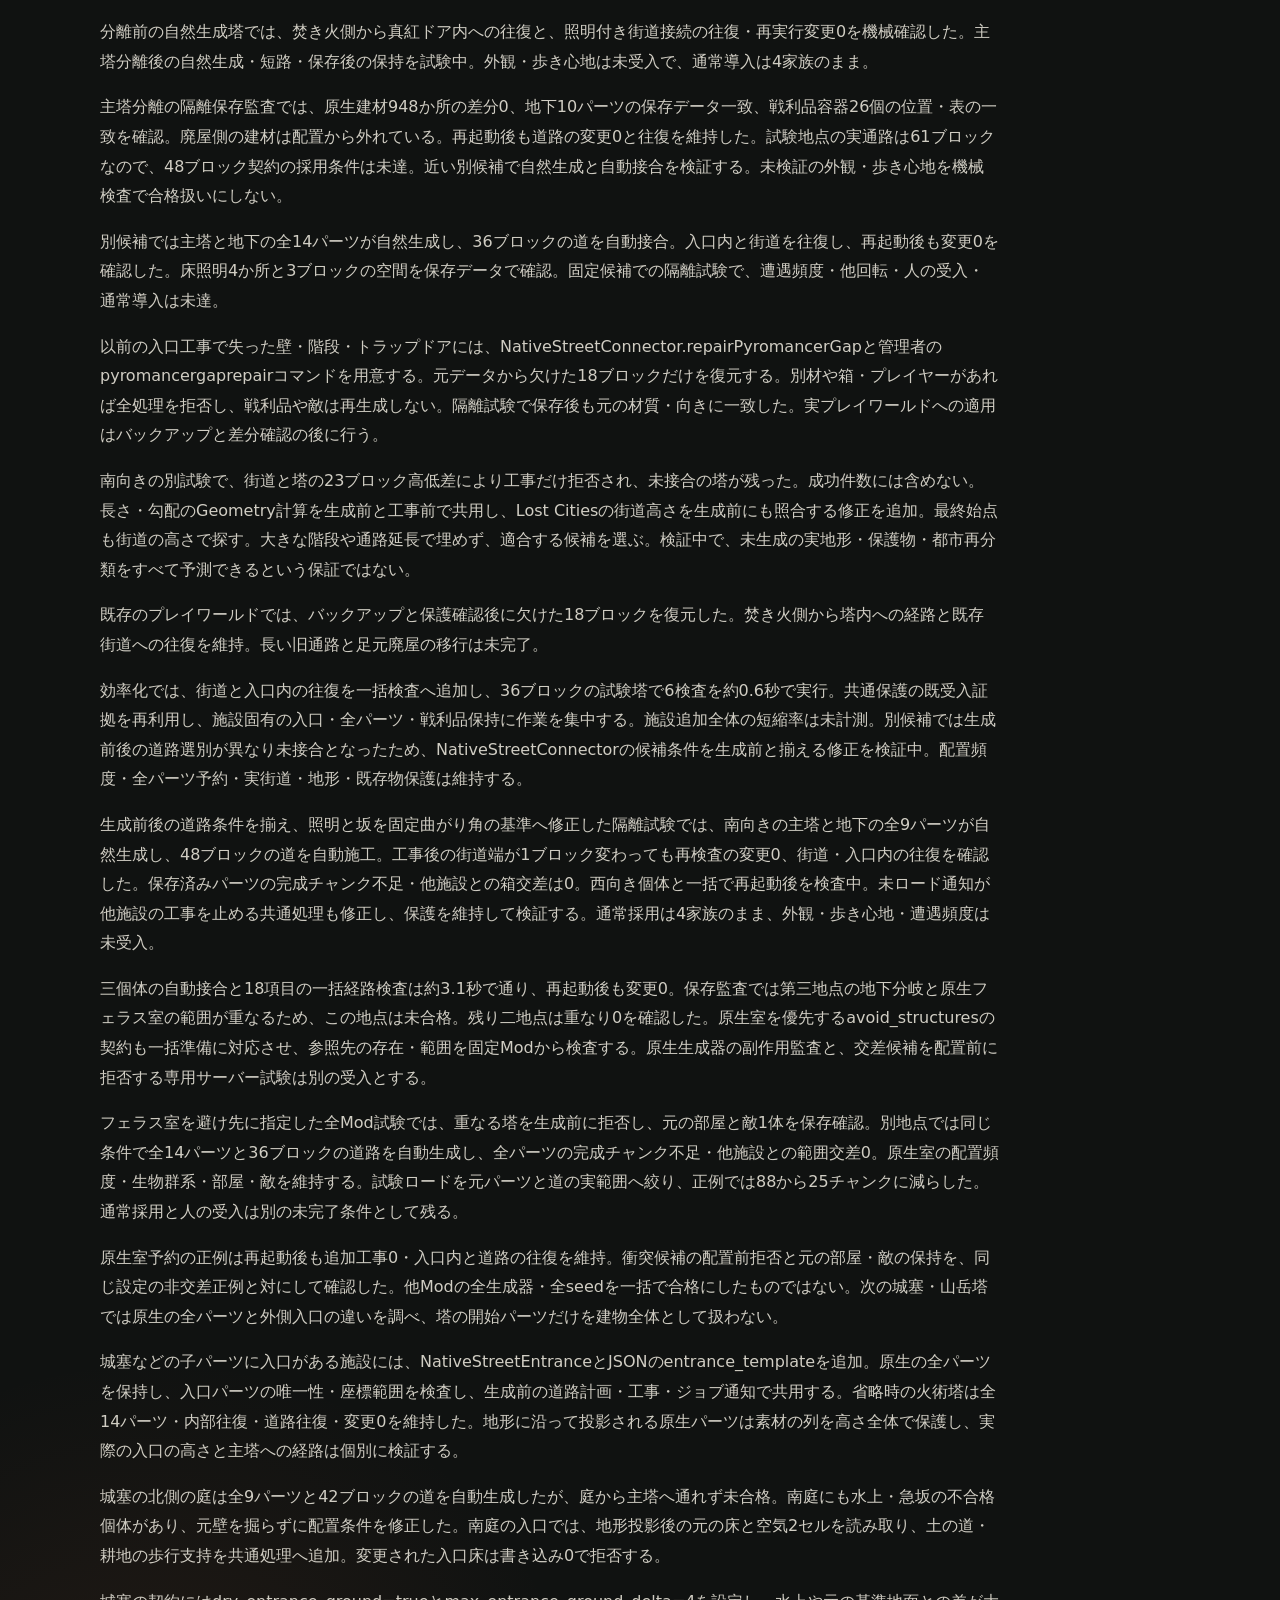
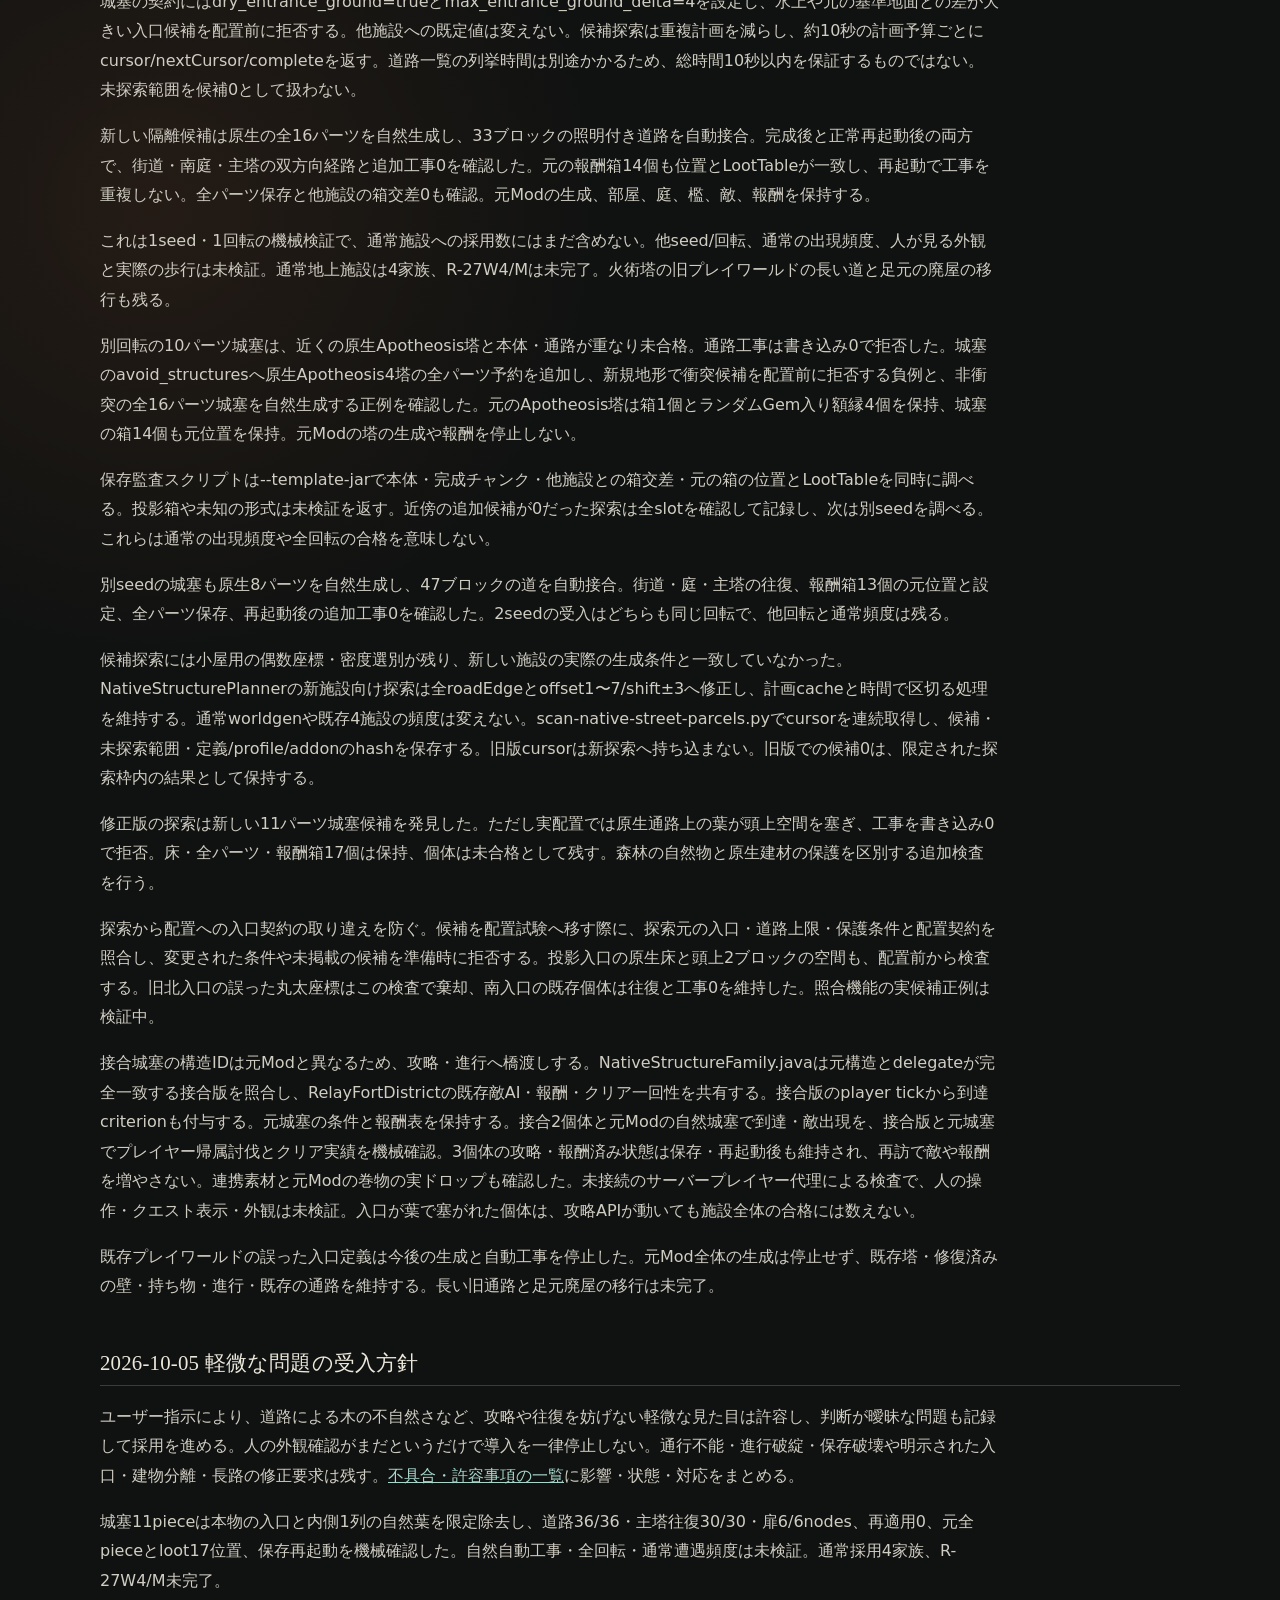
<file: implementation.html>
<!doctype html>
<html lang="ja">
<head>
  <meta charset="utf-8">
  <meta name="viewport" content="width=device-width, initial-scale=1">
  <meta name="robots" content="noindex, nofollow, noarchive">
  <meta name="description" content="Ashen Relayの実装ファイル。実装済み・計画・受入条件を区別して掲載。">
  <title>実装ファイル — Ashen Relay</title>
  <link rel="stylesheet" href="style.css">
</head>
<body>
  <main>
    <nav class="site-nav" aria-label="サイト内のページ"><a href="index.html">概要</a><a href="world.html">世界と攻略先</a><a href="gameplay.html">プレイループ</a><a href="progression.html">攻略と製作・終点</a><a href="recipes.html">素材と加工経路</a><a href="mods.html">Mod採用表</a><a href="ideas.html">旧案の採用台帳</a><a href="seams.html">縫合パターン58件</a><a href="delivery.html">次の作業と実装受入</a><a href="implementation.html" aria-current="page">実装ファイル</a><a href="completion.html">完成工程</a><a href="estimate.html">残工数の見積もり</a><a href="known-issues.html">不具合・許容事項</a></nav>
    <header class="subpage-header"><p class="eyebrow">ASHEN RELAY · 公開計画</p><p class="subpage-lead">全工程は <a href="completion.html">完成工程</a>、元の原要求は <a href="gameplay.html">プレイループ</a> に掲載。</p></header>
    <article class="document"><h1>実装ファイルの全計画</h1>
<h2>2026-10-27 武器更新と製作帳の追加</h2>
<p>T.O四系列12段階の固有術式保持と実鍛冶メニュー消費を確認。4ボスの元Loot表へ合成entity contextを渡し、追加武器・強化媒体を観測しました。通常取得や実戦の証拠とは分けます。ゲーム内に任意の製作帳4票を追加し、材料総数・融合設備・強化退避と未整備の取得先を案内。新しい攻略順/報酬/全系列完成の義務はありません。全packで2章30クエストを読込済み、人の表示は未検証です。水術塔の武器回収の検証を継続し、その後も既存のR全工程へ進みます。</p>
<h3>2026-10-26 継続時点の実装・機械受入</h3>
<p>元レシピ26件の実メニュー、新規回収材2レシピ、工場装備箱6容器相当のミスリルscrap計12を確認。呪剣のSharpness III＋実生成mana_regen Affixを抽出→実融合→機械剣へ再適用し、固有術式保持と触媒/印の消費を確認した。K-122の固有術式誤抽出を修正し、通常の後付け術式も回帰確認。水術塔の指定敵からの武器回収は検証継続中。材料の通常取得、人の操作、Gem/他Affix、G1～G6全体と親Rは未完了。詳細は<a href="recipes.html">製作経路台帳</a>を参照。</p>
<h2>2026-10-23 趣旨との照合と加工依存の具体化</h2>
<p><a href="recipes.html">39素材の台帳</a>に、7つのMod横断経路・加工依存・未確認の取得元を追加。機械剣の融合は銃側NBTのみcopyする静的処理で、剣側の強化の事前抽出→融合→再装着を必須検証へ。海槍は部品込み魔法インゴット8個。複合攻略は元の学習場面2件以上を成立させてから組み、五試験だけで六圏の代替にしません。一律三難度/固定三勝交換は候補に戻し、段階表をFTBの強制順序にしません。全経路の実入手/実craftは未受入です。</p>
<h2>2026-10-23 優先順を改訂：攻略と製作を先に設計</h2>
<p><strong>全体のレシピ体系は未完成です。</strong> <a href="progression.html">攻略と製作・終点</a>に、E0通常到達/E1五空間の複合戦/E2装備・戦技完成、P0～P5、T.O四系列とBOMD槍の実材料、素材の用途、回収材レシピ2件の設計、G0～G6の受入を掲載しました。次はG1の依存/数量台帳→G2のレシピと報酬→G3の案内/継承を優先します。設計決定を追加実装済みとは扱いません。六圏・18場面・旧案全件・既存Rの残作業は保持します。</p>
<h3>2026-10-12 修正版32候補を本人が全採用・通常生成へ登録</h3>
<p>本人が修正版32件（ビル12・置物12・小構造物8）を全採用。通常生成用に74part/32building/32palette/15condition/15低価値Lootを登録し、新しい普通citystyleの選択リストへ32件を追加した。既存のLost Citiesの普通/砂漠styleと原生攻略施設を保持する。Mod建材16種類・4Mod・24候補、Mod Loot13種類・12表。ダイヤ装飾3候補は通常weight0.05、その他は1.0、citystyle factor0.25で回収頻度を抑える。</p>
<p>全32の実registryロードと参照解決を確認。通常seed・通常塩で新しい橋が選ばれ、管理者の建物配置を使わない自然生成で同じ定義の196セル・Mod柱・照明と入口往復を確認した。旧展示と採否記録を保全。<strong>自然配置の全32/全seed・人の自然配置での操作感は未検証</strong>で、未測定の成功率を90%と書かない。</p>
<p>今回の一般建築32は、他Modの原生攻略施設8系列と別枠。街の散策と日用品・建材の回収場所を増やし、既存のボス/武器更新/環境体験を削らない。<a href="known-issues.html">不具合と検査の訂正履歴</a>に記録。</p>
<h3>追加委任：凝ったMod建材ランドマーク1件（修正版の本人確認待ち）</h3>
<p>GLMへ最大effortで、一体型2x2街区の温室・水処理施設を制作委任。32x32、高さ約32、複数階/階段/入口/利用可能な箱/支持を備え、Modの木/石/ガラス/装飾を豊富に使う。本人の展示操作で通行不能を発見したため、扉と階段頭上を修正。現在の出力は独立静的278/278 PASS、固体12,573個の約89.4%が4Mod/29建材ID、箱8個。Codexは固定版の材料・取得根拠と全8Loot本文を確認し、全Mod隔離サーバーで内部の大階段・上階3便・2室への経路とselftestを確認した。さらに試験専用の高頻度選択でLost Citiesの自然chunk生成から4区画1棟を組み立て、8箱の専用Loot参照と内部階段を保存後も確認。<strong>本番遭遇頻度、扉の人による開閉・登攀、外観と本人採否は未完了。</strong> 新1件を旧32の全採用へ自動的に含めない。</p>
<h3>原生Apotheosis塔の小型バッチ（3型を都市へ移管）</h3>
<p>固定jarの葉・砂・トウヒ塔を原生template/pool/ランダムGem額縁/元Lootを維持したまま、Lost Citiesの街道接合版として3型登録。元4型（既存の都市射手塔mainを含む）の独立した野外配置だけfrequency0へ変更し、テンプレートとアイテムを保持した。砂型は新規worldの通常抽選→元の1piece生成→自動街道接合121セル→戸口への経路→冷保存を検証。葉・トウヒの自然配置と各型のLoot/Gem/地区戦闘、外観・人の歩行は未確認。植栽街路の入口探索問題と修正は<a href="known-issues.html">不具合一覧</a>K-065。3型は同系統の造形変種であり、新攻略種類3件とは数えない。</p>
<h2>2026-10-11 追加制作：ビル・置物・小構造物の候補展示</h2>
<p>GLM5.3へ初回32候補（ビル12・変な置物12・小構造物8）と低価値Lootの制作を依頼。固定版のレシピ/取得方法、本作の進行文書、ネット情報、指定した普通の石・木材・ガラス等を根拠に素材価値を判定する。名称や装飾用途だけで安価と判断せず、回収可能な総量も確認。稀なdiamond blockは初回全体4以下/一候補1以下の予算。</p>
<p>番号付きの別展示worldへ並べ、本人が目視で採否を選ぶ。Codexは巨大な形状定義の全文ではなく、実JSONから抽出したblock種類/個数を監査し、Loot JSONは全件確認する。32候補の素材105種・Loot item41種を根拠付きで審査し、実定義由来の集計と全Loot本文を監査。隔離展示へ32候補/番号看板32/チェスト29を実配置し、全Loot参照と保存・冷再起動での維持を確認した。外観の採否とLost Cities通常生成への組込は未完了。既存の他Mod原生施設・戦闘・攻略の追加計画を置き換えたり減らしたりしない。</p>
<h2>2026-10-11 最新方針：都市へ集約・元生成停止・物語を一本化</h2>
<p>Lost Cities外の独立構造物はなるべく生成させず、都市内に多数・多様な施設を配置する。元Modの建築・敵・技・アイテムを部品として参照し、元Mod独自の物語・案内・攻略順はAshen Relayの進行へ組み替える。旧「原生生成/元ストーリーを維持」の記述は変更前の方針。</p>
<p><strong>実装した設定</strong>：固定46構造setのうち11件（Iron’s3、Mowzie寺院・フェラス室、水術塔、湿地小屋、Apotheosis塔4型）をfrequency=0に設定。都市wrapperまたは原生templateの都市直接配置とボスAI/lootは維持。フェラス室の追加設定は隔離全Mod起動・selftestまで確認。既存建築は消去せず、全seedでの元生成停止と移管後分布は未測定。</p>
<p><strong>未完了の必須作業</strong>：残る35構造setとAlex’s小屋の元生成経路を移管・停止し、フェラス室の新規都市接合とApotheosis葉/トウヒ塔の自然配置を確認する。ピラミッド・墓地・工場・地下祠と今後の施設も都市移管/元生成停止を対にする。各Modの不要なstructure set・spawn・loot流入・recipe・旧物語の案内/実績/locatorを実ID別に監査し停止/移管する。必要な戦闘・技・武器更新や企画の種類は削らない。海・次元等の必要環境は都市の対応地区または管理遠征へ移し、不可避の市外例外だけ理由と都市からの導線を明記する。</p>
<p><strong>都市調整は必須</strong>：疎な都市設定を完成形とせず、市街の広さ・密度・街区接続を調整。固定profileを確認し、同じ3seed/同じ範囲で市街面積・連結面積・都市間隔・施設の実生成/種類/徒歩帰路/負荷を比較する。施設別Lootも魔術・工業・水辺と攻略段階へ合わせて調整する。R-27W4/MからR-28Dの受入に含める。密度の初回値は新規ワールド用に反映、広域分布/負荷/人の景観と全施設Loot/物語移管は未完了。</p>
<p><strong>現在のコード</strong>と<strong>新規ファイル案</strong>を分けて記載する。ここに書いた新規案は未実装。Javaは動的な配置・AI・保存状態、Lost Cities JSONは静的な建築語彙、KubeJS/LootJSはloot・recipe、advancementとFTBは進行・案内を担当する。R-28以降の地区・遠征・武器更新・調整・最終検証も<a href="completion.html">完成工程</a>に全件記載する。</p>
<h2>R-29C：胞子洞の都市wrapper採用（2026-11-07・通常＋冷起動受入）</h2>
<p>胞子洞の都市移管を本番採用: 入口判定への原生苔カーペット1件追加のみのsource修正（実測された予定接続セルに限定、共有保護・volcanic集合・loot/spike/summon不変、1行削除で旧拒否へ完全復帰）＋wrapper/set/自動profile、元set生成停止、到達実績・Void Lilyの都市版検索先の対で追加する6JSON。通常起動1回で自己診断・registry存在・Void Lilyの都市版検索先合格、wrapper2部品commit、自動道路と接続、preview0、梯子3区間、旧苔セルの負例拒否→同材復元、保存終了rc0。選択された配置データと構造物登録を照合しました。配置オブジェクトの各フィールドを直接計測したものではありません。冷起動（2回目）も保存データ比較まで合格: 同receipt・fingerprint・予約境界一致、preview0、梯子supportedDry、全次元保存・強制ロード解除・終了rc0/0、領域走査で胞子113/void block1、対象chest負例は書込0拒否・復元。外観・人の往復操作・ボス実戦・実networkは未検証で、胞子洞系列の全体は未完了です。</p>
<h2>R-27W1〜W4：現世の街と入口</h2>
<p>R-27W1で判明した旧 <code>WroughtFacilityReservation.java</code> は非都市のランダム候補を選び、都市と孤立していた。R-27W2で<strong>現世のLost Cities道路縁</strong>へ候補を移し、実歩行面から原生小屋と室へ接続した。3 seedと再起動の機械検証は通過した。R-27W4では独自中継所の新規現世生成を止め、進行用の記録箱を原生小屋の下草位置へ移した。旧worldの小屋も管理者診断で移行でき、プレイヤーが別ブロックを置いた場合は保持する。人が箱を開く操作は未確認。旧 <code>anchor_02.json</code> もlive packから外し、新規worldの固定別次元街区生成を停止した。</p>
<table>
<thead>
<tr>
<th>ファイル</th>
<th>既存/案</th>
<th>仕事</th>
</tr>
</thead>
<tbody>
<tr>
<td><code>addon/.../worldgen/WroughtFacilityReservation.java</code></td>
<td>R-27W2〜W4実装・機械検証済み</td>
<td><code>forlorn_hut_1</code> と <code>wroughtnaut_chamber</code>、梯子・通路・再実行防止を保ち、街路縁候補を安全に受け入れる。原生小屋内の記録箱を配置・保全し、旧worldの下草だけ移行する</td>
</tr>
<tr>
<td><code>addon/.../worldgen/CityFacilityConnector.java</code></td>
<td>新規案</td>
<td>Lost Citiesの道路端、施設入口、街区・構造の衝突を調べ、配置候補と拒否理由を記録する</td>
</tr>
<tr>
<td><code>addon/.../worldgen/CityPathWeld.java</code></td>
<td>塔向けの新規案</td>
<td>小屋への通路は既存classへ実装済み。塔入口と同じ道路を幅2以上の通路で接続し、帰路を検査</td>
</tr>
<tr>
<td><code>pack/kubejs/data/lostcities/lostcities/worldstyles/standard.json</code></td>
<td>R-27W4改修済み</td>
<td>自作外観style12種と独自中継所の新規現世生成を止める。Lost Cities原生街区は維持する</td>
</tr>
<tr>
<td><code>pack/kubejs/data/ashen_relay/lostcities/predefinedcities/anchor_road_01.json</code></td>
<td>R-27W2追加</td>
<td>現世のLost Cities原生style、半径160ブロック、強制独自建物0。道路縁の接合元</td>
</tr>
<tr>
<td>旧 <code>predefinedcities/anchor_02.json</code></td>
<td>R-27W4生成停止</td>
<td>固定別次元街区は主進行から外れ、旧JSONを非配布の監査fixtureへ移した。旧worldの未生成chunk境界と人の景観は未検証</td>
</tr>
<tr>
<td><code>pack/kubejs/data/ashen_relay/lostcities/{buildings,parts,citystyles}/...</code></td>
<td>既存選別</td>
<td><code>link_entrance</code> / <code>link_hall</code> 等の接合片は必要に応じて残し、外観代用 <code>link_tower</code> と <code>vocab_*</code> の参照を段階的に解消</td>
</tr>
<tr>
<td><code>scripts/r27w2-verify.sh</code></td>
<td>R-27W2実装・実行済み</td>
<td>3 seed、新規現世、自然生成、実ブロックの経路、原生boss、再起動を検査</td>
</tr>
<tr>
<td><code>scripts/r27w-city-walk.py</code></td>
<td>後続案</td>
<td>人の目視を代用せず、塔と地下の二択・衝突と種類数を追加検査</td>
</tr>
</tbody>
</table>
<p><strong>未確定の実装選択</strong>: 固定jarから地上9家族を候補化したが、同じ街で8種類に歩いて届く配置と外観は未検証。3 Mod・8種類の景観がR-28Dで作れなければ都市は未完了。色違い、案内板、街道、独自箱建物は種類に数えない。</p>
<h2>R-27W4：原生structure-startの街道採用</h2>
<p><code>StreetNativeStructure.java</code>と<code>NativeStructureTypes.java</code>を実装し、隔離fixtureで火術塔の全8部品が管理者配置なしに自然生成されることを確認。元Structureの全pieceを生成段階へ返し、地形への適応・processor・可変地下室を保つ。街道近傍と全piece/都市chunkの非交差を条件にし、元Modの自然施設・lootは維持する。試験用<code>worldgen/structure/street_pyromancer_tower.json</code>と対応structure_setはlive packでまだ有効にしない。道路・帰路・保存・衝突・分布を確認してから通常生成へ移す。</p>
<h2>R-27W4：原生Jigsawの全体計画</h2>
<p><code>NativeStructurePlanner.java</code>と管理者<code>structureplan</code>を追加し、元biomeで火術塔の全8部品と反復一致を確認。<code>structureparcels</code>で道路近傍の元biome・全piece/都市chunkの非交差候補を検証済み。広域は11候補、標準範囲は近い1候補。広域scanの停止時間を実測して標準radius24/明示最大96へ分け、自然spawnへ広域scanを組み込まない。<code>structureplan ... protection</code>は未ロードなら棄却し、loadedの全pieceで建材・箱・原生構造物・居住時間を保護する。隔離worldだけで保護条件を通した全8部品を管理者配置したが、この管理者配置の時点では自然追加や道路接合は未受入で、後続のfixtureで別に検証した。元Modの生成器から塔・階段・可変地下室の全pieceと占有範囲を取得し、block/entityを配置せずに表示する。元biomeを標準とし、明示的なbiome無視は隔離診断用。<code>NativeRouteProbe.java</code>と管理者<code>routeprobe</code>を使い、未接続のMob proxyとMCの経路探索で入口候補を調べる。クライアント入力やblock編集は行わず、人の実歩行の代わりにはしない。火術塔本体だけを完成建築へ数えず、保護条件と接合入口を全体で確認してから配置する。</p>
<h2>R-27W4：水辺の出会い方</h2>
<p><code>AquaTowerConnector.java</code>は砂浜＋seedで割り当てた川、<code>MangroveHutConnector.java</code>は沼＋残りの川を担当する改修を実装。seed424242の自然接合、道路・原生loot/敵、再起動後の重複0、旧world小屋の保全を機械確認。同じ割当で競合を防ぎ、既存施設と保護・地形条件を維持する。物理的な水辺判定と新規小屋の候補判定を分け、旧施設の診断とentity ticketを保つ。8建築の下限の代わりには数えない。</p>
<h2>R-27M：射手の外見と専用AI</h2>
<table>
<thead>
<tr>
<th>ファイル</th>
<th>既存/案</th>
<th>仕事</th>
</tr>
</thead>
<tbody>
<tr>
<td><code>addon/.../district/RelayTowerDistrict.java</code></td>
<td>R-27M途中実装</td>
<td>新規塔seedをCataclysm登録済み <code>koboleton</code> EntityTypeへ変更。旧worldのタグ付きスケルトンは読込互換として維持</td>
</tr>
<tr>
<td><code>addon/.../mob/RelayMarksman.java</code></td>
<td>R-27M途中実装</td>
<td>原生Hostの近接Goalと骨・古代金属dropを個体限定で止め、予兆弾の専用AIを付与。一回出現と再起動後のGoal再装着をサーバー確認</td>
</tr>
<tr>
<td><code>addon/.../mob/RelayBoltSentryGoal.java</code></td>
<td>既存再利用</td>
<td>30 tick予兆、射線、70–110 tick再装填を新しい外見で維持</td>
</tr>
<tr>
<td><code>addon/.../projectile/RelayMissileCarrier.java</code>、<code>RelayMissileHost.java</code></td>
<td>既存保全</td>
<td>BOMD弾のownerと命中callback、Cataclysm <code>bone_fracture</code></td>
</tr>
<tr>
<td><code>addon/.../mob/RelayMarksmanEntity.java</code> と <code>addon/.../client/RelayMarksmanRenderer.java</code></td>
<td><strong>条件付き新規案</strong></td>
<td>固定jarでmodel/rendererを実行時参照できる場合の専用Entity。使えなければ原生Mobホスト案を検証</td>
</tr>
<tr>
<td><code>pack/kubejs/data/ashen_relay/loot_tables/chests/relay_tower_reward.json</code></td>
<td>既存監査</td>
<td>原生塔lootとAffix/Gem/空印が重複せず届くか確認</td>
</tr>
</tbody>
</table>
<p>原生モデルとrendererは実行時参照し、コピーしない。固定版クライアントはリソースロードまでログ確認済みだが、専用Goalの30tick射撃、最終tickの標的喪失による中断、再装填、重複発射防止、原生Hostでの塔報酬をサーバーselftestで確認した。モデルの実表示、塔内の当たり判定、実戦と死亡から進捗までの経路は未検証。R-27Mは未完了。</p>
<h2>R-27E1〜E3：異なる環境遭遇</h2>
<table>
<thead>
<tr>
<th>ファイル</th>
<th>既存/案</th>
<th>仕事</th>
</tr>
</thead>
<tbody>
<tr>
<td><code>addon/.../zone/CatacombFloorCycle.java</code> / <code>CatacombFloorRoom.java</code></td>
<td>コアと原生実室接続を実装・機械確認、R全体未完了</td>
<td>Mowzieの床を予兆→一時変化→安全復元。箱内容保持/actor消失復旧/占有延期/再起動復元、原生大納骨室、接近訪問の重複防止。実player tick/死亡復活/都市入口/人の操作は未検証</td>
</tr>
<tr>
<td><code>addon/.../zone/FactoryMagnetCycle.java</code></td>
<td>新規案</td>
<td>Alex's <code>MAGNETIZING</code> を工場一室の短い周期に限定。常時安全な帯を残す</td>
</tr>
<tr>
<td><code>addon/.../zone/FlameZoneHost.java</code>、<code>FlameZonePayload.java</code></td>
<td>既存調整</td>
<td>工場の既存予兆装置と磁力・足場の順序を組む</td>
</tr>
<tr>
<td><code>addon/.../district/RelayDistrictPlacement.java</code>、<code>RelayFactoryDistrict.java</code></td>
<td>既存改修</td>
<td>実在するcatacombs/factoryのstructure start内だけ追加遭遇を起動</td>
</tr>
<tr>
<td><code>addon/.../zone/SeamEncounter.java</code></td>
<td>新規案、R-27Aで統合</td>
<td>地区境界の任意起動、床→弾の順、退路・再挑戦・一回報酬</td>
</tr>
</tbody>
</table>
<p>2種類が実際に異なる対処を要求し、保護ブロックや入口が壊れず、再入場・再起動で床が戻ることを専用サーバーで検査する。</p>
<h2>R-27A/B：loot、進行、合成、案内</h2>
<table>
<thead>
<tr>
<th>ファイル</th>
<th>既存/案</th>
<th>仕事</th>
</tr>
</thead>
<tbody>
<tr>
<td><code>pack/kubejs/server_scripts/ashen_relay_loot.js</code></td>
<td>既存改修</td>
<td>墓地の巻物、工場の重量素材、水辺の水・雷素材を元dropに追加。構造/テーブル限定</td>
</tr>
<tr>
<td><code>pack/kubejs/data/ashen_relay/loot_tables/chests/relay_district_reward.json</code>、<code>relay_factory_reward.json</code>、<code>relay_tower_reward.json</code></td>
<td>既存改修</td>
<td>場所ごとの個数・傾向と一回性を調整</td>
</tr>
<tr>
<td><code>pack/kubejs/data/ashen_relay/loot_tables/chests/seam_reward.json</code></td>
<td>新規案</td>
<td>地区境界の選択報酬。元の箱は消さない</td>
</tr>
<tr>
<td><code>pack/kubejs/data/ashen_relay/advancements/progress/reach_*.json</code></td>
<td>既存改修</td>
<td>実施設到着→記録→FTB表示の依存を固定別次元から現世へ移す</td>
</tr>
<tr>
<td><code>pack/config/ftbquests/quests/chapters/ashen_relay.snbt</code></td>
<td>既存改修</td>
<td>入口、危険、報酬の用途、次の候補を段階表示</td>
</tr>
<tr>
<td><code>pack/kubejs/server_scripts/ashen_relay_recipes.js</code></td>
<td>既存監査・改修</td>
<td>T.O段階武器、Alex's/Cataclysm素材、BOMD槍、継承印の合成経路と重複を確認</td>
</tr>
<tr>
<td><code>addon/.../item/ImprintItem.java</code>、<code>ledger/RelayWeaponLedger.java</code></td>
<td>既存保全</td>
<td>Affix/Gem/装備型呪文の移設、部分適用、素材の消失・増殖防止。Gem1種の抽出→同器転送は2026-11-07に実use経路で限定受入（本体source変更なし）</td>
</tr>
</tbody>
</table>
<h2>R-28以降の編集面</h2>
<table>
<thead>
<tr>
<th>unit</th>
<th>主な既存ファイル/新規案</th>
<th>プレイヤーへ届く内容</th>
</tr>
</thead>
<tbody>
<tr>
<td>R-28A〜D</td>
<td><code>pack/kubejs/data/ashen_relay/lostcities/{citystyles,buildings,parts}/*.json</code>、<code>worldstyles/standard.json</code>、<code>CityFacilityConnector.java</code>、<code>CityPathWeld.java</code>、<code>RelayDistrictPlacement.java</code>、<code>RelayFactoryDistrict.java</code>、<code>RelayFortDistrict.java</code></td>
<td>四地区で外部建築、徒歩の入口・帰路、異なる遭遇と報酬を一組ずつ増やす</td>
</tr>
<tr>
<td>R-29A〜C</td>
<td><code>ashen_relay_recipes.js</code>、<code>ashen_relay_loot.js</code>、<code>advancements/progress/reach_*.json</code>、<code>ashen_relay.snbt</code>、施設ごとの新規案 <code>route_*.json</code></td>
<td>T.O施設、洞窟・海、自然拠点・BOMD遠征を街での装備更新へつなぐ</td>
</tr>
<tr>
<td>R-30A〜C</td>
<td><code>ashen_relay_loot.js</code>、<code>ashen_relay_recipes.js</code>、<code>ImprintItem.java</code>、<code>EchoRefiningItem.java</code>、<code>RelayWeaponLedger.java</code>、九ボス用loot JSON</td>
<td>序盤・中盤・後半の別武器更新と継承費用を成立させる</td>
</tr>
<tr>
<td>R-31A/B</td>
<td><code>SealedRecordItem.java</code>、<code>ashen_relay.snbt</code>、<code>advancements/progress/*.json</code>、ja/en lang</td>
<td>発見後の記録、複数の次の候補、死亡や再ログインからの復帰を案内</td>
</tr>
<tr>
<td>R-32A/B</td>
<td>loot/recipe/config調整、計測scriptと報告</td>
<td>場所ごとの戦術、TTK、被ダメージ、報酬密度の調整と再測定</td>
</tr>
<tr>
<td>R-33A/B</td>
<td>生成標本script、非idle 90分負荷script、<code>docs/TESTING.md</code></td>
<td>生成・衝突・性能・再起動の保全</td>
</tr>
<tr>
<td>R-34/35/36</td>
<td>build/audit/backup script、<code>RELEASE_MANIFEST.md</code>、<code>docs/COMPLETION.md</code>、権利監査、引き継ぎ</td>
<td>最終treeの技術・権利・原要求を判定。R-36は期限ではなく判定点</td>
</tr>
</tbody>
</table>
<p>R-27Sでは通常進行とは独立した条件付き追加経路の状態、排他、一回報酬、再取得、再起動、管理者の反転を実装する。物語の成立条件や結末はここに載せない。第一波30 unitと第二波R-37〜44の成果物と受入は<a href="completion.html">完成工程</a>に載せる。</p>
<h2>R-37〜44の実装面と採用試験</h2>
<table>
<thead>
<tr>
<th>作業群</th>
<th>新規ファイル/編集面の案</th>
<th>受入する操作</th>
</tr>
</thead>
<tbody>
<tr>
<td>R-37</td>
<td><code>CityFacilityConnector.java</code>、<code>CityPathWeld.java</code>、<code>lostcities/{buildings,parts,citystyles}/*.json</code>、施設別入口データ</td>
<td>六圏から各施設へ歩いて入り帰還する</td>
</tr>
<tr>
<td>R-38</td>
<td>Host別Goal/Projectile/Zone adapter、<code>seam_*.json</code>、selftest</td>
<td>五空間×五縫合を別Hostでも読み解く</td>
</tr>
<tr>
<td>R-39</td>
<td><code>BossTechnique*.java</code>、<code>ashen_relay_loot.js</code>、<code>ashen_relay_recipes.js</code>、施設別chest/advancement JSON</td>
<td>ボス技を獲得し別圏の武器へ継承する</td>
</tr>
<tr>
<td>R-40</td>
<td><code>ApoliActionAdapter.java</code>、<code>ArsCasterAdapter.java</code>、<code>IndustrialPayloadAdapter.java</code>、<code>RitualBridge.java</code>、該当ModのAction/recipe/structure JSON</td>
<td>Player・Mob・設備で同じpayloadを使う</td>
</tr>
<tr>
<td>R-41</td>
<td><code>FactoryHazardAdapter.java</code>、<code>CoordinatePayload.java</code>、<code>DroneTargetAdapter.java</code>、機械別recipe/tag JSON</td>
<td>汚染・計算弾・Drone・装置を工場で使い分ける</td>
</tr>
<tr>
<td>R-42</td>
<td><code>OuterExpeditionAdapter.java</code>、原生Entity/BlockEntity参照、外縁のloot/route JSON</td>
<td>自然弾・復元室・元素攻撃・資源を外縁攻略へ接続する</td>
</tr>
<tr>
<td>R-43</td>
<td>各候補Modの固定jar NBT/structure set/lootを棚卸しし、採用分だけ<code>lostcities</code>とlootへ接続</td>
<td>建築種類と武器種を増やし、街路と報酬に意味を持たせる</td>
</tr>
<tr>
<td>R-44</td>
<td><code>IDEA_INCLUSION_LEDGER.md</code>相当の公開台帳、生成/保存/権利/遊びの証拠</td>
<td>旧案の全件に実装・検証・除外理由を付ける</td>
</tr>
</tbody>
</table>
<p>表のクラス名は作業の責務を示す<strong>新規案</strong>。固定版APIを確認して実名を決める。各Modの用途と停止対象は<a href="ideas.html">旧案の採用台帳</a>に全件掲載。</p>
<p>R-40A〜D、R-41A〜E、R-42A〜F、R-43A〜Eの<strong>20行それぞれ</strong>の作業面と施設受入は<a href="delivery.html">次の作業と実装受入</a>に掲載。隔離試作後に施設の入口・遭遇・報酬へ繋げる。</p>
<h3>原生建築の共通接合基盤（R-27W4、途中）</h3>
<p><code>NativeStreetProfile.java</code>が<code>data/&lt;namespace&gt;/native_street_profiles/&lt;structure&gt;.json</code>から元template、入口座標・向き、改変を許すgateway範囲を読み、<code>NativeStreetConnector.java</code>が保存された原生全pieceと街道・保護条件を照合する。<code>NativeStreetRoadPlanner.java</code>は幅3の道路と高低差・gatewayの全書込を事前計画する。元gatewayの状態は元ModのNBTを実行時に参照し、assetを複製しない。管理者<code>streetweld &lt;structure&gt;</code>は計画表示のみ、明示<code>apply</code>だけ試験worldへ編集する。最初のJSONは火術塔の隔離fixtureのみで、通常worldの自動配置は未有効。全回転、既存world境界、施設間予約、支柱・外観、再起動後の再実行と往復経路の検証を進める。元の地下室・敵・lootを共通化のために削らない。既存4施設を一括置換せず、新規方式を受け入れてから必要な部分を統合する。</p>
<p>接合作業は<code>ashen-relay-structure-seams</code> skillへ手順化した。原生施設全体の調査→入口契約→共通道路preflight→保護負例→往復→再実行・再起動を同じ基準で回す。skill登録は施設の実装完了を意味しない。外観・実歩行の未検証を残し、元の部屋やlootを縮小しない。</p>
<p>反復検査scriptは計画表示→明示接合→道路/入口の往復proxy→再適用で変更0を一括検査し、試験結果を保存する。原生RuleProcessorの位置付き変換を再現して誤棄却を減らす。敵/lootへ作用するprocessorを計画表示で再実行しない。保護負例、clean restart、全回転と人の外観/実歩行は別に受け入れる。</p>
<p>火術塔の西向きfixtureで共通接合を初回機械確認した。通行頭上へ置いた保護ブロックは書込0で拒否。原生の全8部品を残した接合後、街道と入口外の往復proxyは到達、再実行の変更は0。入口の内側までの往復proxyと原生loot2個の保持、全体selftestも通過。clean restart後も全8部品・原生loot・戸口内外と街道の経路が残り、再実行の変更0を確認。全回転・自動接合・旧world境界・施設間予約・支柱と人の外観/実歩行は未受入。通常worldにはまだ生成しない。</p>
<h2>原生建築の残りと個別実装（2026-10-04）</h2>
<p>地上の接合候補は9家族、通常導入済みはAlex小屋・Apotheosis塔・Iron’s湿地小屋・T.O水術塔の4家族。残る5家族は下表。地下のフェラス室・墓地・工場・地下祠は別に数え、見た目8種類の受入を地下室や色違いで満たさない。未導入Dungeons Enhancedの監視塔・廃屋も追加候補。この台帳を開発範囲の上限としない。</p>
<table>
<thead>
<tr>
<th>施設</th>
<th>個別に実装・確認すること</th>
</tr>
</thead>
<tbody>
<tr>
<td>Iron’s火術塔</td>
<td>全Jigsaw・地下室・分岐を保持。入口JSON、四回転の経路、自動接合と保存を受け入れる</td>
</tr>
<tr>
<td>Iron’s城塞</td>
<td>正門と大型敷地の全piece調査、道路進入路、建築間の予約と衝突保護</td>
</tr>
<tr>
<td>Iron’s山岳塔</td>
<td>高所入口と山の高低差、内部梯子の経路。平地へ置き長階段だけを足す方式は既定にしない</td>
</tr>
<tr>
<td>Mowzie寺院</td>
<td>独自生成器と全体入口に対応するadapter。敷地、原生戦闘と周囲の保護</td>
</tr>
<tr>
<td>Cataclysmピラミッド</td>
<td>独自生成器の全体/入口、砂漠条件、大型敷地と原生内部経路を保持</td>
</tr>
<tr>
<td>Iron’s墓地・Cataclysm工場</td>
<td>地表入口/縦坑adapter、原生部屋/装置保護、局所の復元床・磁力など既存企画の遭遇</td>
</tr>
<tr>
<td>T.O地下祠</td>
<td>原生Deep Darkを維持し、都市からの遠征案内と帰還先を接続</td>
</tr>
</tbody>
</table>
<p>接合skillは調査・実装・検証の手順を再利用する。施設の入口実測、特殊移動、生成adapter、原生敵/装置/loot、施設固有の戦闘・報酬・次の用途、人の外観/歩行受入は施設ごとに残る。</p>
<p>火術塔の隔離試験では西・北・東・南の全8pieceと街道↔入口外の経路proxyが通過。北/東は再起動後も往復、戸口、loot2個、再接合変更0を確認。南の再起動後20cellsは自然砂利の天井落下が原因だった。安定木材の天井で支える修正後、新規worldで管理者applyなしの798cells自動接合、読み取り専用の往復114/115nodes・変更0、再起動後も変更0・戸口・原生loot保持を確認した。外観・人の実歩行は全方向未受入。</p>
<p><code>NativeStreetJobs.java</code>を実装し、隔離試験で保留→保存/再起動→ロード後自動完了→完了保存を確認した。入口profileの<code>automatic:true</code>、新規chunk来歴、全piece/道路ロード待ち、一秒一件の処理、SavedDataによる保留/完了/棄却を担当する。旧施設読込から工事を始めず、自動道路は新規来歴のあるchunkだけを使う。先に生成・保存した旧道路へ新規塔が接合しようとする負例は変更0で拒否し、再起動後も棄却状態を保持。未訪問のchunkは任意の期限で永久棄却せず、古いdue順に処理する。自然砂利/砂の天井直下は木材で支え、落下による通路閉塞を防ぐ。<code>streetjobs</code>は管理者の状態診断。通常packへ火術塔の定義はまだ導入していない。施設間の全body予約、支柱・造形、複数seed分布と人の受入は引き続き残る。</p>
<h3>本体の生成前予約（実装・隔離検証中）</h3>
<p>旧い密な火術塔の試験では、隣の塔本体と地下部品の箱が3組交差していた。<code>NativeStreetReservations.java</code>を追加し、同wrapper群の近隣random-spread候補を全pieceとseed/頻度/exclusionで比較する。structure IDとanchor座標の固定優先順で交差する低優先候補を生成前に拒否し、ロード順へ依存しない。<code>StreetNativeStructure</code>の<code>reservation_radius</code>は全pieceを包む契約で、部屋を切り捨てる上限ではない。現在はbuild通過・同じ密な条件の新規worldで検証中。通常pack未導入。他Mod原生本体、旧FULL境界、優先候補の連鎖棄却が分布へ与える影響は残る。保存データ監査はpiece箱の交差とFULL不足を示す補助で、実block/外観の合格とはしない。</p>
<p>本体予約の密な再現試験では、残した火術塔が原生8部品・道路往復81/82nodes・lootを保持し、低優先の隣接候補は生成前に拒否された。保存全pieceの箱交差0、再起動後も経路・変更0を確認。元Modの同座標計画は全11部品で有効なので、部屋の縮小で回避した結果ではない。</p>
<p>通常生成の原生施設を守るため、wrapper JSONのavoid_structuresへ実IDと全pieceの範囲を指定する対応も追加・build通過。登録済み原生typeの元placement/頻度/exclusion/biome/全部品を計画し、重なるwrapper候補を避ける。元Modの自然生成/lootを止めない。現在は原生火術塔を隣接させた隔離試験中で、全他Modを対応済みとはしない。未監査の独自生成器は計画の副作用や範囲も個別確認する。</p>
<p>旧chunk境界には<code>NativeFullChunkGuard.java</code>を追加・build通過。新しい施設の全pieceと地形調整の周囲を、完成chunkへまたがらないよう生成前に検査する。完成座標と保存NBTのStatusを使い、未ロードchunkを強制生成しない。読取失敗も拒否する。管理者fullchunkplanはpiece数と拒否理由を読み取りで確認する診断で、既存施設を再配置する機能ではない。隔離試験では新規地形に接合塔8部品と離れた原生塔9部品が自然生成し、両者のloot・保存・再起動後の経路と変更0を確認。未ロードの保存済みFULLと読込済みFULLは、元の8部品計画を保持したまま新規候補を拒否し、保護ブロックも保持。原生を近づけた負例では原生11部品を残し、接合塔を避けた。全他Mod・複数seed・人の外観をこれだけで合格にしない。</p>
<h3>建築追加の定型作業を一括化（R-27W4、2026-10-04）</h3>
<p>入口を実測した施設の契約を <code>native-street-contracts-irons.json</code> にまとめ、<code>prepare-native-street-fixtures.py</code>で原生pool/生成条件/入口内の容器を監査し、参照wrapper・structure set・入口profileを一括生成する。最初の試験はautomatic=false、出力は停止済み隔離instanceだけ。元NBTはコピーしない。既存の異なる定義やnative容器、梯子/jigsawを入口工事で消す契約は拒否する。</p>
<p><code>probe-native-streets.py</code>は同じserverの複数施設へ既存のpreview/apply/往復/reapply0または読み取りverifyを順に実行し、失敗を隠さず全件の結果と所要秒数をまとめる。保存後確認は一回のclean restartへまとめる。共通保護の既受入証拠は同じコードで再利用し、施設固有の入口・原生全piece/loot/entity・梯子/仕掛けを個別検査する。NativeLadderProbeは背面支持/連続/向き/乾燥/上端stateを読み取りだけで調べ、player登攀は合格にしない。</p>
<p>二施設の監査/定義準備は約0.2秒、不正な容器gatewayは全出力前に拒否。現時点のbatch実試験は火術塔8pieceの道路往復成功と山岳塔生成なしを別々に報告できた。全体の追加時間の短縮率はまだ未計測。通常導入は4家族のまま。</p>
<h3>原生入口・短い街路の修正（R-27W4、未完了）</h3>
<p>実プレイで火術塔の入口前の壁抜きと約100ブロックの通路が不合格となった。街とは接続しているが、道が長く孤立して見える状態を修正する。元の焚き火・トウヒフェンス・真紅ドアの導線と装飾を保持し、分離対象は同一テンプレート内の足元の苔の廃屋と確定した。主塔から外し、独立施設としての利用は別に評価する。地下攻略を一括削除しない。</p>
<p>入口profileに扉と別のapproach座標、原生部の幅、通路高さ、長さ上限、照明、元の素材保護を追加する。初期試験は外部の天井高3ブロック・接続路上限48ブロック・8ブロック間隔の暖色床照明。全pieceの原生素材を参照し、苔や石も装飾として保護する。長すぎる道は生成前と実工事の両方で拒否し、近い候補を選ぶ。既存の経路proxy成功は外観の合格ではない。実装・ビルドと隔離試験を進めており、正しい内部導線・短い自然配置・保存後・人の受入は未達。通常導入は4家族のまま。</p>
<p>山岳塔は街道判定が保存後に変わる負例を確認し、別の候補で元1部品の自然生成と道路往復を機械確認した。火術塔と山岳塔の二施設を同じfixtureに自然生成できたが、これを二施設の完成とは扱わない。複数施設の準備・検査を一括化し、失敗した施設も個別に追跡する。</p>
<p>狭い原生入口の道路条件には入口profileのstreet_spanを追加する（1または2チャンク、既定2）。塔の3ブロック幅の接続に2チャンク連続の道路を必須とすると、実在する近い道路を見落とすためである。1チャンク条件も道路・非建物・区画予約・全パーツ・既存完成地形・原生装飾の保護を維持する。候補scanは近い1/2チャンクから調べ、個別の失敗を記録する。まだ隔離試験中で、通常導入や人の入口受入は未達。</p>
<h3>火術塔と苔の廃屋を別に扱う</h3>
<p>NativeTemplateSectionElementとNativeTemplateSectionProcessorで元のテンプレートを実行時参照し、主塔の範囲だけを配置する。元の地形処理と装飾処理を保ち、地下室・階段・分岐の全パーツは残す。入口JSONにroot_section_min/maxを加え、重要な接合点・戦利品・敵を失う範囲指定は拒否する。元アセットは複製しない。苔の廃屋は独立施設の条件付き候補で、採用済み件数には含めない。</p>
<p>分離前の自然生成塔では、焚き火側から真紅ドア内への往復と、照明付き街道接続の往復・再実行変更0を機械確認した。主塔分離後の自然生成・短路・保存後の保持を試験中。外観・歩き心地は未受入で、通常導入は4家族のまま。</p>
<p>主塔分離の隔離保存監査では、原生建材948か所の差分0、地下10パーツの保存データ一致、戦利品容器26個の位置・表の一致を確認。廃屋側の建材は配置から外れている。再起動後も道路の変更0と往復を維持した。試験地点の実通路は61ブロックなので、48ブロック契約の採用条件は未達。近い別候補で自然生成と自動接合を検証する。未検証の外観・歩き心地を機械検査で合格扱いにしない。</p>
<p>別候補では主塔と地下の全14パーツが自然生成し、36ブロックの道を自動接合。入口内と街道を往復し、再起動後も変更0を確認した。床照明4か所と3ブロックの空間を保存データで確認。固定候補での隔離試験で、遭遇頻度・他回転・人の受入・通常導入は未達。</p>
<p>以前の入口工事で失った壁・階段・トラップドアには、NativeStreetConnector.repairPyromancerGapと管理者のpyromancergaprepairコマンドを用意する。元データから欠けた18ブロックだけを復元する。別材や箱・プレイヤーがあれば全処理を拒否し、戦利品や敵は再生成しない。隔離試験で保存後も元の材質・向きに一致した。実プレイワールドへの適用はバックアップと差分確認の後に行う。</p>
<p>南向きの別試験で、街道と塔の23ブロック高低差により工事だけ拒否され、未接合の塔が残った。成功件数には含めない。長さ・勾配のGeometry計算を生成前と工事前で共用し、Lost Citiesの街道高さを生成前にも照合する修正を追加。最終始点も街道の高さで探す。大きな階段や通路延長で埋めず、適合する候補を選ぶ。検証中で、未生成の実地形・保護物・都市再分類をすべて予測できるという保証ではない。</p>
<p>既存のプレイワールドでは、バックアップと保護確認後に欠けた18ブロックを復元した。焚き火側から塔内への経路と既存街道への往復を維持。長い旧通路と足元廃屋の移行は未完了。</p>
<p>効率化では、街道と入口内の往復を一括検査へ追加し、36ブロックの試験塔で6検査を約0.6秒で実行。共通保護の既受入証拠を再利用し、施設固有の入口・全パーツ・戦利品保持に作業を集中する。施設追加全体の短縮率は未計測。別候補では生成前後の道路選別が異なり未接合となったため、NativeStreetConnectorの候補条件を生成前と揃える修正を検証中。配置頻度・全パーツ予約・実街道・地形・既存物保護は維持する。</p>
<p>生成前後の道路条件を揃え、照明と坂を固定曲がり角の基準へ修正した隔離試験では、南向きの主塔と地下の全9パーツが自然生成し、48ブロックの道を自動施工。工事後の街道端が1ブロック変わっても再検査の変更0、街道・入口内の往復を確認した。保存済みパーツの完成チャンク不足・他施設との箱交差は0。西向き個体と一括で再起動後を検査中。未ロード通知が他施設の工事を止める共通処理も修正し、保護を維持して検証する。通常採用は4家族のまま、外観・歩き心地・遭遇頻度は未受入。</p>
<p>三個体の自動接合と18項目の一括経路検査は約3.1秒で通り、再起動後も変更0。保存監査では第三地点の地下分岐と原生フェラス室の範囲が重なるため、この地点は未合格。残り二地点は重なり0を確認した。原生室を優先するavoid_structuresの契約も一括準備に対応させ、参照先の存在・範囲を固定Modから検査する。原生生成器の副作用監査と、交差候補を配置前に拒否する専用サーバー試験は別の受入とする。</p>
<p>フェラス室を避け先に指定した全Mod試験では、重なる塔を生成前に拒否し、元の部屋と敵1体を保存確認。別地点では同じ条件で全14パーツと36ブロックの道路を自動生成し、全パーツの完成チャンク不足・他施設との範囲交差0。原生室の配置頻度・生物群系・部屋・敵を維持する。試験ロードを元パーツと道の実範囲へ絞り、正例では88から25チャンクに減らした。通常採用と人の受入は別の未完了条件として残る。</p>
<p>原生室予約の正例は再起動後も追加工事0・入口内と道路の往復を維持。衝突候補の配置前拒否と元の部屋・敵の保持を、同じ設定の非交差正例と対にして確認した。他Modの全生成器・全seedを一括で合格にしたものではない。次の城塞・山岳塔では原生の全パーツと外側入口の違いを調べ、塔の開始パーツだけを建物全体として扱わない。</p>
<p>城塞などの子パーツに入口がある施設には、NativeStreetEntranceとJSONのentrance_templateを追加。原生の全パーツを保持し、入口パーツの唯一性・座標範囲を検査し、生成前の道路計画・工事・ジョブ通知で共用する。省略時の火術塔は全14パーツ・内部往復・道路往復・変更0を維持した。地形に沿って投影される原生パーツは素材の列を高さ全体で保護し、実際の入口の高さと主塔への経路は個別に検証する。</p>
<p>城塞の北側の庭は全9パーツと42ブロックの道を自動生成したが、庭から主塔へ通れず未合格。南庭にも水上・急坂の不合格個体があり、元壁を掘らずに配置条件を修正した。南庭の入口では、地形投影後の元の床と空気2セルを読み取り、土の道・耕地の歩行支持を共通処理へ追加。変更された入口床は書き込み0で拒否する。</p>
<p>城塞の契約にはdry_entrance_ground=trueとmax_entrance_ground_delta=4を設定し、水上や元の基準地面との差が大きい入口候補を配置前に拒否する。他施設への既定値は変えない。候補探索は重複計画を減らし、約10秒の計画予算ごとにcursor/nextCursor/completeを返す。道路一覧の列挙時間は別途かかるため、総時間10秒以内を保証するものではない。未探索範囲を候補0として扱わない。</p>
<p>新しい隔離候補は原生の全16パーツを自然生成し、33ブロックの照明付き道路を自動接合。完成後と正常再起動後の両方で、街道・南庭・主塔の双方向経路と追加工事0を確認した。元の報酬箱14個も位置とLootTableが一致し、再起動で工事を重複しない。全パーツ保存と他施設の箱交差0も確認。元Modの生成、部屋、庭、檻、敵、報酬を保持する。</p>
<p>これは1seed・1回転の機械検証で、通常施設への採用数にはまだ含めない。他seed/回転、通常の出現頻度、人が見る外観と実際の歩行は未検証。通常地上施設は4家族、R-27W4/Mは未完了。火術塔の旧プレイワールドの長い道と足元の廃屋の移行も残る。</p>
<p>別回転の10パーツ城塞は、近くの原生Apotheosis塔と本体・通路が重なり未合格。通路工事は書き込み0で拒否した。城塞のavoid_structuresへ原生Apotheosis4塔の全パーツ予約を追加し、新規地形で衝突候補を配置前に拒否する負例と、非衝突の全16パーツ城塞を自然生成する正例を確認した。元のApotheosis塔は箱1個とランダムGem入り額縁4個を保持、城塞の箱14個も元位置を保持。元Modの塔の生成や報酬を停止しない。</p>
<p>保存監査スクリプトは--template-jarで本体・完成チャンク・他施設との箱交差・元の箱の位置とLootTableを同時に調べる。投影箱や未知の形式は未検証を返す。近傍の追加候補が0だった探索は全slotを確認して記録し、次は別seedを調べる。これらは通常の出現頻度や全回転の合格を意味しない。</p>
<p>別seedの城塞も原生8パーツを自然生成し、47ブロックの道を自動接合。街道・庭・主塔の往復、報酬箱13個の元位置と設定、全パーツ保存、再起動後の追加工事0を確認した。2seedの受入はどちらも同じ回転で、他回転と通常頻度は残る。</p>
<p>候補探索には小屋用の偶数座標・密度選別が残り、新しい施設の実際の生成条件と一致していなかった。NativeStructurePlannerの新施設向け探索は全roadEdgeとoffset1〜7/shift±3へ修正し、計画cacheと時間で区切る処理を維持する。通常worldgenや既存4施設の頻度は変えない。scan-native-street-parcels.pyでcursorを連続取得し、候補・未探索範囲・定義/profile/addonのhashを保存する。旧版cursorは新探索へ持ち込まない。旧版での候補0は、限定された探索枠内の結果として保持する。</p>
<p>修正版の探索は新しい11パーツ城塞候補を発見した。ただし実配置では原生通路上の葉が頭上空間を塞ぎ、工事を書き込み0で拒否。床・全パーツ・報酬箱17個は保持、個体は未合格として残す。森林の自然物と原生建材の保護を区別する追加検査を行う。</p>
<p>探索から配置への入口契約の取り違えを防ぐ。候補を配置試験へ移す際に、探索元の入口・道路上限・保護条件と配置契約を照合し、変更された条件や未掲載の候補を準備時に拒否する。投影入口の原生床と頭上2ブロックの空間も、配置前から検査する。旧北入口の誤った丸太座標はこの検査で棄却、南入口の既存個体は往復と工事0を維持した。照合機能の実候補正例は検証中。</p>
<p>接合城塞の構造IDは元Modと異なるため、攻略・進行へ橋渡しする。NativeStructureFamily.javaは元構造とdelegateが完全一致する接合版を照合し、RelayFortDistrictの既存敵AI・報酬・クリア一回性を共有する。接合版のplayer tickから到達criterionも付与する。元城塞の条件と報酬表を保持する。接合2個体と元Modの自然城塞で到達・敵出現を、接合版と元城塞でプレイヤー帰属討伐とクリア実績を機械確認。3個体の攻略・報酬済み状態は保存・再起動後も維持され、再訪で敵や報酬を増やさない。連携素材と元Modの巻物の実ドロップも確認した。未接続のサーバープレイヤー代理による検査で、人の操作・クエスト表示・外観は未検証。入口が葉で塞がれた個体は、攻略APIが動いても施設全体の合格には数えない。</p>
<p>既存プレイワールドの誤った入口定義は今後の生成と自動工事を停止した。元Mod全体の生成は停止せず、既存塔・修復済みの壁・持ち物・進行・既存の通路を維持する。長い旧通路と足元廃屋の移行は未完了。</p>
<h2>2026-10-05 軽微な問題の受入方針</h2>
<p>ユーザー指示により、道路による木の不自然さなど、攻略や往復を妨げない軽微な見た目は許容し、判断が曖昧な問題も記録して採用を進める。人の外観確認がまだというだけで導入を一律停止しない。通行不能・進行破綻・保存破壊や明示された入口・建物分離・長路の修正要求は残す。<a href="known-issues.html">不具合・許容事項の一覧</a>に影響・状態・対応をまとめる。</p>
<p>城塞11pieceは本物の入口と内側1列の自然葉を限定除去し、道路36/36・主塔往復30/30・扉6/6nodes、再適用0、元全pieceとloot17位置、保存再起動を機械確認した。自然自動工事・全回転・通常遭遇頻度は未検証。通常採用4家族、R-27W4/M未完了。</p>
<h2>2026-10-05 プレイテスト後：中心街・開放通路・元Modの経路</h2>
<p>ユーザーは建物をもっと中心街に置く案と、接続路の天井を開放する案を示した。</p>
<ul>
<li>現状の都市chunk非交差による外縁偏重を改善する。新規生成前にLost Cities中心街の施設用区画を予約し、既存の建物・プレイヤー建築を破壊せず原生施設を置ける方式を計画・実装する。全地下piece・固有loot・入口を維持し、中心街と外縁の両方に施設の種類を増やす。現在の外縁方式で中心街対応済みとはしない。</li>
<li>地上の接続路は屋根なし／上空へ開放する方式を基本候補とする。地中・崖下では歩行空間が必要なので掘削し、開放可能な部分まで一律にトンネル天井を作らない。照明と短い導線を維持する。既存個体の天井を一括破壊しない。</li>
<li>Lost Citiesに追加した他Mod建築の原生生成を一律停止しない。現行の原生生成は維持。停止済みのCodex製外観selectorと、元Modの建物生成を区別する。</li>
<li>将来の個別停止は「元施設→移管先→残す敵・部屋・loot→地図/locator→進捗/クエスト→素材/レシピ/次施設→撤回方法」を一組で設計する。structure tagだけでは地図が新wrapperを探せるとは仮定せず、固定版の検索実装を確認する。</li>
<li>停止前に移管先へ通常プレイで到達でき、固有dropから元の次の攻略・装備更新へ進めることを確認する。原生ID固定の到達判定はdelegate認識または対象限定adapterへ移管する。未対応や元Modの物語経路が不明な場合は原生生成を残す。停止・復帰は新規生成範囲の設定変更として扱い、既存施設を削除しない。</li>
<li>城塞のfamily認識・到達・地区攻略/報酬は機械確認済みだが、地図等も含む全施設共通の移管は未完成。Alex's洞窟・BOMD四遠征など既存方針で残す原生探索は維持する。</li>
</ul>
<h2>2026-10-05 浅い接続路の開放</h2>
<p>施設別JSONの <code>open_sky_depth</code>（0..16、既定0）で、浅い地上接続路を上空へ開放できるようにした。原生建築内部と深い地形は維持し、箱・設置葉・他施設・旧chunkを守る。城塞の隔離コピーで道路36block、主塔往復、浅い天井の開放・深い天井の保持・保護対象がある場合の工事全体拒否、全11piece・loot17位置・保存再起動を機械確認した。人の外観と自然自動工事は未検証。通常4家族、R-27W4/M未完了。</p>
<p>中心街配置は調査・設計中。Lost Citiesの建物選定前後に整地があるため、全pieceの区画予約と整地保護を合わせて実装する。既存都市除外を外すだけの実装にはしない。</p>
<h2>中心街区画の実装（検証中）</h2>
<ul>
<li><code>StreetNativeStructure</code>の<code>reserve_city_parcel</code>で施設ごとに中心街区画の予約を選ぶ。既定は無効。元biome・全piece・既存chunk保護・他Mod施設との予約は維持する。</li>
<li><code>NativeCityPlan.street</code>で建物のない中心街道を選び、scannerとconnectorへ共有。予約bboxに街道が入る候補は拒否する。</li>
<li><code>NativeCityParcelReservation</code>は確定structure referencesから予約範囲を判定。<code>NativeCityParcelMixin</code>はLost Citiesの生成処理の入口で対象区画だけを止め、整地や鉄道を含む上書きを避ける。未配置のpreviewから予約stateを作らない。</li>
<li>入口床の<code>RuleProcessor</code> previewが未生成chunkを読み込み、候補をFULL保護で自己棄却する不具合を特定した。世界に依存しないlocation predicateだけを、実worldを読めないpreview readerで実行する修正を検証中。<a href="known-issues.html">一覧K-026</a>を参照。</li>
</ul>
<p>ビルドと全Modサーバー起動は確認。中心街の実生成、原生bodyとloot、道路、保存再起動は未検証。通常4家族・R-27W4/M未完了。原生Mod生成は維持する。</p>
<p>床材previewの修正後、未生成区画の16piece計画が有効になり、周辺の探索も約10.5秒で21道路別proposalを返した。実建物の配置数ではない。意図しないchunkロードのtraceは0。実生成による中心街保護の受入は引き続き未検証。</p>
<h3>都市内城塞の自然接続を機械確認</h3>
<p>Iron’s城塞の全10パーツを自然生成し、予約区画25チャンクだけでLost Citiesの整地・建物生成を抑制したことを実呼出ログで確認。周辺の街道から48ブロックの接続路を自動工事し、街道→入口→主塔と帰路、再施工差分ゼロ、原生戦利品22か所の位置・表、保存再起動後の維持を確認した。予約範囲は原生全パーツと地形適応の余白を含む。</p>
<p>入口を塞ぐ雪1層は元AIR2の範囲だけ処理できる。雪2層、設置葉、変えられた原生床の負例は工事全体を変更ゼロで拒否。元Modの通常生成は維持する。人の外観・実歩行、複数seedと通常分布は未検証。城塞はまだ隔離試験で、通常採用施設数は4家族、R-27W4/M未完了。次は山岳塔の本物の扉と原生ポーチの接合を調べる。</p>
<h3>山岳塔の原生ポーチを保持する</h3>
<p><code>NativeRouteProbe.standingFloor</code>を下付きハーフブロックに対応させ、元Modの床をfull blockへ置換せず道路計画と経路検査に再利用する。山岳塔の本物のトウヒ扉と原生ポーチの往復8/8nodesを専用サーバーで確認した。<code>probe-native-street.py --internal-only</code>で、街道選定前にも原生内部の往復を共通手順で検査できる。低層の壁抜き入口は採用しない。</p>
<p>一個体の外部街道は48ブロック上限で不成立だったため、距離や元biomeを緩めず別候補を調べる。自然接合・人の歩行・外観は未検証。山岳塔を通常採用施設数へ加算していない。<a href="known-issues.html">K-028</a>へ記録。</p>
<h3>都市街道の出口区画を保護（検証中）</h3>
<p>山岳塔の自然個体で、都市区画の予約と元loot10・NPC保持は確認できたが、接続路が隣のLost Citiesビルのガラスに当たり、工事が変更ゼロで停止した。<a href="known-issues.html">K-029</a>へ記録。<code>NativeCityPlan.street</code>で街道側と出口側のbuilding IDを確認し、<code>NativeCityPlan.corridorClear</code>で曲がり角を含む全通路について予約区画外のビルを避ける。draftとconnectorが同じ関数を使い、既存都市城塞への影響と新候補を検証している。元ビルの切削や接続距離の拡大は採らない。山岳塔の自然接合を完了扱いにしていない。</p>
<h3>保護床上の照明の局所見送り（自然試験中）</h3>
<p><code>NativeStreetRoadPlanner</code>は照明点の床が保護対象なら元の通れる床を保持し、他の点の照明と道路工事を続ける。山岳自然個体では既存のdouble slabへの照明置換だけで工事全体が拒否されていた。道路・頭上・箱・原生床の保護は維持する。変更をビルドし、自然生成からの再試験を進めている。照明間隔のばらつきは許容対象。<a href="known-issues.html">K-030・K-031</a>に、照明問題と元構造物の箱交差の未確認事項を記録。通常採用4家族、R-27W4/Mは未完了。</p>
<h3>山岳塔：自然生成から本物の入口へ（機械確認済み）</h3>
<p>都市内の12区画を予約して元Iron's山岳塔を全1pieceで生成し、43ブロックの照明付き道路を自動接続した。街道↔原生ポーチは43/43nodes、ポーチ↔本物のトウヒ扉内は8/8nodesの往復が成功。元loot10の位置・表、cryomancerとarmor standの同一個体、元梯子19段を保持し、保存・再起動後も道路の変更はゼロ。梯子3列の支持と乾燥は確認したが、人の昇降・外観・通常分布・全回転は未検証。</p>
<p>保護された既存床は照明への置換を見送り、別の3点に床照明を置いた。箱を頭上へ置く負例は書込ゼロで拒否。原生ポータルとの外接箱の重なりは塔のAIR20/未指定5cellに限られ、原生の固体部品への交差はなく、この個体では軽微事項として許容した。試験の成功を通常採用施設数へ混ぜず、現在の通常採用4家族とR-27W4/M未完了を維持する。次は城塞と山岳塔を通常データへ登録する条件と、配置分布をまとめて扱う。</p>
<h3>通常生成登録：城塞と山岳塔（分布の確認中）</h3>
<p>通常登録は6施設家族になった。従来の4家族に、Iron's城塞と山岳塔のstructure/profile/structure_setを各3JSON追加した。2施設は自然接合と保存再起動を隔離で機械確認しているが、通常saltでの遭遇分布は確認中。元Modの自然生成は残す。城塞は南campから主塔へ入り、既存の敵歩法・移動巻物の攻略ループへ接続する。山岳塔は元のポーチ・扉・上下階・cryomancer・10個の原生戦利品を保ち、寒冷地域の呪文・装備探索先とする。新しい戦技との組合せは後続工程に残す。</p>
<p>初期spacing48の固定配置候補32箇所に有効候補がなかったため、spacing16/separation4/frequency1を試す。道路48block上限・本物入口・元biome・全piece・相互予約は緩めない。<code>probe-native-placement-candidates.py</code>が通常saltの実抽選候補だけを検査し、試験塩を合わせた成功を通常遭遇と混同しない。城塞のPehkui縮小、墓地・工場・寺院・ピラミッドなどの残件は維持。R-27W4/Mは未完了。<a href="known-issues.html">K-032</a>で追う。</p>
<h3>通常城塞の配置地表を拡張（自然試験中）</h3>
<p>同じ通常saltの配置候補289箇所を比べ、元biomeで有効0、biomeのみを外した読取診断では13piece城塞1件が有効だった。接合版<code>street_evoker_fort</code>だけ、<code>tags/worldgen/biome/has_structure/urban_fort.json</code>を用いて元tag＋Minecraftの地表陸biomeへ範囲を拡張する。海洋・河川・地下は追加せず、原生Modの生成tag・敵・loot・攻略は維持する。全piece、本物入口、dry ground、高低差4、道路48、箱・既存建築の保護は同じ。固定saltは変更しない。山岳塔は同診断でも有効0なので寒冷・山岳biomeを広げていない。登録6家族、通常分布と人の受入は未完了。</p>
<h3>通常生成の城塞：20ブロックの道から攻略へ</h3>
<p>通常saltと都市用地表tagのまま原生13パーツの城塞が自然生成し、25区画を都市工事から保護して20ブロックの道を自動接続した。南campから主塔まで往復でき、原生loot14と7NPCを保持。到達判定→追加の移動戦敵→プレイヤー帰属クリア→移動巻物と連携素材の一回限りの報酬を専用サーバーの代理プレイヤーで確認した。保存・再起動後も経路変更ゼロ、敵・報酬の重複ゼロ、原生NPCの同一個体を維持。人の実戦・外観・FTB表示は未確認。</p>
<p>登録6家族のうち、通常設定で自然接合を機械確認したのは5家族。山岳塔は隔離自然接合まで確認し、通常saltの遭遇条件を調整中。城塞のPehkui縮小や後続施設は予定に残す。R-27W4/Mは未完了。</p>
<h3>山岳塔の街側入口と通常検証の残件</h3>
<p>単体の原生山岳塔を全体中心の周りに回転し、本物のポーチを街側へ向ける設定を追加した。部屋・敵・戦利品・元の寒冷biomeを残し、保存済み施設は動かさない。通常配置候補から自然1パーツと都市予約は確認したが、自動道路選択が拒否され、通常接合は未完了。</p>
<p>また、隔離試験に引き継いだワールドのLost Cities構造物回避設定が現行設定と異なることが分かった。既存の攻略・保存検査の事実は保持するが、現行設定での分布受入は別途再検証する。登録6家族、通常saltで接合を確認した5家族、山岳塔の通常接合・3seed分布・人の外観と操作の受入を区別する。R-27W4/Mは未完了。</p>
<h3>村が消す街道を配置前に避ける</h3>
<p>山岳塔の予定街道に、近隣の村の構造物参照範囲が重なっていた。Lost Citiesは村と隣接区画を避けるため、配置前の都市計画には道があっても実生成では天然斜面が残る。村の生成や保護は維持し、<code>NativeVillageStreetReservation</code>でvanilla村の通常抽選・元biome・全パーツを配置せず予測して、消える街道を使う候補を棄却する。未知の村形式や大きすぎる範囲は拒否し、実街道の安全検査も維持する。</p>
<p>問題候補の生成前拒否、既存城塞の往復と変更ゼロ、全selftestを機械確認。山岳塔の通常自然接合の正例はまだ得ていないため、別シードの現行設定で検証を続ける。</p>
<h3>通常山岳塔の都市接合と、次の火術塔</h3>
<p>元biomeと通常saltの山岳塔が、予定敷地12区画中10区画の都市内へ自然生成した。周囲4方向にも都市がある候補で、1段高い公園から本物のポーチへ43ブロックの照明付き道を自動接続。ポーチとトウヒ扉内の往復、保存・再起動の変更ゼロ、原生loot10・cryomancer・19段の梯子を含むアクセス部品62個を保持した。通路に箱を置く負例も書込ゼロで拒否し、箱を残す。人の外観・実際の昇降・戦闘は未確認。</p>
<p>次は<code>street_pyromancer_tower</code>の通常導入。structure/profile/structure_setの3JSONを登録し、固定salt・spacing16/separation4で試験する。本物の焚き火側入口、主塔の指定範囲、全地下パーツを維持し、足元の苔の廃屋を同じ建物から分離する。道は上限48、高さ3、照明付き、浅い外側の天井は開放できる。Mowzieの原生室とApotheosis塔を優先し、既存建築・箱を保護する。原生Iron’sの通常生成と本来の全templateは残す。分離した廃屋の別施設化は条件付き候補で未実装。</p>
<p>現在は登録7家族／通常自然接合の機械証拠6家族。火術塔の新しい都市設定の自然接合・通常分布・保存受入は試験中。寺院・ピラミッド・墓地・工場・地下祠、後続の敵能力や報酬の縫合、見た目8種類を含む後続工程は維持する。R-27W4/Mは未完了。</p>
<h4>今回の具体的なファイル責務</h4>
<table>
<thead>
<tr>
<th>ファイル・クラス</th>
<th>役割と追加単位</th>
</tr>
</thead>
<tbody>
<tr>
<td><code>NativeVillageStreetReservation.java</code></td>
<td>配置前にvanilla村の通常候補と全パーツを予測し、Lost Citiesが消す予定街道を拒否。村の生成や部屋は停止しない</td>
</tr>
<tr>
<td><code>NativeCityPlan.streetFeet</code></td>
<td>都市区画のground levelと公園の1段高い表面を取得。配置前と工事前の両方で使う</td>
</tr>
<tr>
<td><code>NativeStreetProfile</code> / <code>StreetNativeStructure.orientStandalone</code></td>
<td><code>preferred_entrance_facing</code>で全体rigid単体の本物入口を街側へ。山岳塔で中心回転、元processor・敵・loot・高さモデルを保持</td>
</tr>
<tr>
<td><code>audit-native-access-blocks.py</code></td>
<td>停止した隔離worldの原生梯子・扉・trapdoorを回転後の位置/stateで照合。人の昇降は未検証とする</td>
</tr>
<tr>
<td><code>worldgen/structure/street_pyromancer_tower.json</code></td>
<td>原生Iron’s火術塔の全地下Jigsaw生成を委譲し、都市区画予約とMowzie室・Apotheosis塔の優先を設定</td>
</tr>
<tr>
<td><code>native_street_profiles/street_pyromancer_tower.json</code></td>
<td>door <code>[21,1,5]</code>、焚き火側approach <code>[20,1,9]</code>、outward south、元AIR gateway1列、主塔section <code>[17,0,0]..[33,27,10]</code>。原生材を残し、道48/高さ3/照明/浅い外側の開放天井</td>
</tr>
<tr>
<td><code>worldgen/structure_set/street_pyromancer_tower.json</code></td>
<td>固定salt <code>27062743</code>、spacing16/separation4/frequency1の通常配置候補。試験用salt合わせは使わない</td>
</tr>
<tr>
<td><code>NativeTemplateSectionElement</code> / <code>NativeTemplateSectionProcessor</code></td>
<td>足元の苔の廃屋を主塔から分離する実行時参照。重要部品を範囲外へ落とす指定を拒否し、地下子パーツを維持。原生NBTをpackへ複製しない</td>
</tr>
</tbody>
</table>
<h3>火術塔の原生開始回転と予約道路の共通選択</h3>
<p><code>NativeJigsawStartRotation.java</code>は固定版vanilla Jigsawの開始回転抽選だけを指定し、全地下パーツは元組立器に作らせる。後から部屋を動かす方式は使わず、未知生成器・高さ・抽選順・異なるroot回転を拒否する。通常火術profileの<code>jigsaw_start_rotation: CLOCKWISE_90</code>で、本物の焚き火側入口をwestへ向ける。登録7／通常自然接合の保存証拠6、火術の受入は継続中。</p>
<p>固定salt・元biomeの143候補で3件有効、8パーツの市街地自然生成と原生戦利品14箇所の位置・表一致を確認した。ただし最初の自動接合は、工事時に予約で消えた自敷地内道路を選び直して書込ゼロで拒否された。<code>NativeCityPlan.streetOutsideParcel</code>を配置前と工事前で共用し、予約外の街道だけを選ぶ修正をbuild。既存城塞の8往復・変更ゼロを確認し、火術は自然生成から再試験している。地下削除・48上限の緩和は行わない。人の外観・昇降・戦闘、3seed分布は未確認。</p>
<h3>2026-10-06 通常火術塔の自然接合・保存受入</h3>
<p>通常登録7家族の全7家族で、少なくとも一つの通常自然接合について機械証拠を得た。火術塔はseed424242/固定salt27062743/-13,-107、元biome・全地下8piece・市街20/25区画・周囲3方向で自然生成。焚き火側入口へ44block/高さ3/照明の自動道、往復proxy、箱負例writes0、clean restart preview0、原生loot14位置/表・pyromancer同UUID/60HP・85アクセスセルの保存保持を確認。主塔sectionによる苔の廃屋分離を維持し、廃屋の独立施設化は条件付き未実装。元Iron's通常生成は停止しない。</p>
<p>85アクセスセルは原生とのstrict equalityで82一致、地下trapdoor3だけwaterlogged差（K-039）をユーザーの水流入許容に従い記録。人の外観・実際の昇降・地下戦闘・FTB、全回転/3seed分布は未検証。通常登録数を見た目8種やR完了と混同しない。R-27W4/Mは未完了。次は別seedの同契約/通常saltを検査し、寺院・ピラミッド・墓地・工場・地下祠・敵能力縫合を維持して進める。</p>
<h3>別シードと次の寺院部品</h3>
<p>火術塔の第二シードでも、市街25区画中24区画・周囲4方向に都市がある候補で自然8パーツ、上限48ブロックの道を自動接続した。道路・入口往復と保存再起動、原生戦利品13箇所と同じ敵を確認。三つ目のシードと人の外観・実昇降・戦闘は未確認。</p>
<p>次の寺院はMowzieの独自組立器・山頂高度120〜200を維持する。中心21×11×21だけで完成とせず、19×12×6/19×12×7のdoorway、外側の階段と全体を調べ、実際の入口から街への導線を選ぶ。独自bounds offset・processor・三角抽選と近隣拠点回避を監査し、必要な専用adapterを作る。未登録・未配置で、8番目完成とは数えない。原生生成・高所の挑戦・戦利品は保持する。</p>
<p>寺院の次の実装候補は<code>NativeMonasteryParcelAdapter</code>（元の組立判定箱を変えず全建築外形を都市から保護）、<code>NativeMonasteryEntrance</code>（複数doorwayから外側の本物の床と出口を選ぶ）、検証後の<code>native_street_profiles/street_monastery.json</code>。都市予約と実接合は未実装。外形・processor潜在領域・原生階段接続の読取診断を実装し、実生成済みの同一個体で入口候補の局所往復を機械確認。元Modの高度・自然生成・高所の攻略を維持し、中心の小さい箱だけで施設全体を守れたことにしない。</p>
<h3>火術3シードと街道装飾の事前照合</h3>
<p>火術塔は通常salt・元biomeの3シードで自然8パーツ、44/48/44ブロックの自動道、入口往復、原生loot14/13/25箇所と同じ敵の保存・再起動を機械確認した。全施設の広域頻度・全回転・人の外観/昇降/戦闘とは別の受入で、Rは未完了。</p>
<p>第三シードの城塞は、市街24/25区画に原生7パーツが自然生成したが、道側の装飾で工事が止まった（K-040）。<code>NativeCityParcelMixin.generateFrontPart</code>で予約区画由来の旧frontを抑制しても、対象slabとcyan壁は残った。そこで<code>NativeStreetDecoration</code>を追加し、公園・噴水の実part、局所paletteの128候補、街道高さを通路の頭上セルに照合する。配置前と接合時で同じ判定を使い、該当する未接合候補は生成前に棄却する。公園の一律削除やcyan壁の掘削許可は行わず、既存街道材の種類を保つ。最新判定でも火術塔の自然8パーツ・44ブロック自動道・往復の機械検査が成功。山岳塔も、元LCの照明無効時に松明をAIRへ置換する処理を予測へ反映した後、自然1パーツ・43ブロック自動道・6往復検査が成功。城塞も自然13パーツ・20ブロック自動道・8往復検査と戦利品14箇所の保存を確認。全施設分布、人の外観は未検証。</p>
<p>寺院の<code>NativeMonasteryParcelAdapter</code>は、全パーツの実テンプレート外形を元の組立用範囲と比較する読取診断まで実装。元生成器の全409パーツで実外形診断が成功し、189パーツが組立用範囲をはみ出すことを確認した。都市配置とprocessorの追加書込領域の保護は未実装。元基礎処理は下方、装飾処理は横方向にもテンプレート外へ生成するため、これらを含めて予約・保護してから導入する。</p>
<p>寺院では、同じseedと位置でも元の組立順によってパーツ数が変わることを確認（K-041）。実生成の一度の組立結果を、外形・processorの保護・入口の検査と配置に使う。最初のパーツが原生の試験空間の場合もあるため、中心と入口は全パーツからtemplate IDで識別する。元Mod全体の組立順を変更したり、試験空間・空パーツを省略したりして成功を作らない。</p>
<h3>入口階段と射手の残る検証（2026-10-06）</h3>
<p>原生寺院の階段を経路proxyが足場として認識せず、開始位置を別階へずらす検査不具合を修正（K-042）。原生階段は変更せず、入口の内側・外側への往復と既存城塞8検査を確認した。寺院の街道接合や人の歩行確認とは区別する。塔の専用射手は他Modの原生外見と専用AI・別Mod弾・payload・個体限定drop調整まで実装済み。発射直前の実遮蔽物によるchannel中断と、遮蔽物が消えた後の待ち時間をselftestへ追加し、全Mod専用サーバーで成功を確認した。R-27W4とR-27Mは未完了。</p>
<p>塔の専用射手は、原生Hostを保存して再起動後も同じ個体/40HP・専用AIを保持すること、実死亡で進捗と巻物再入手条件を解禁することを確認した。報酬は強化素材・空印・Gem・Affix装備・弾の巻物。再起動後も同じ5報酬Itemと攻略済み一回分を保持し、重複配置を拒否した。管理者seedと未接続ServerPlayer proxyによる機械確認であり、自然player-tick配置・外観・実戦・FTB操作は未受入。</p>
<p>接合の街道起点は、配置前の仮起点と実足場の差で長路になる問題K-043を修正中。元公園/噴水から起点を予測し候補ごとの実足場で距離を判定する案を試したが、既存火術の自動接続も失ったため撤回し、検証済みの処理へ戻した。K-043は未解決。48block上限や原生材・箱・既存worldの保護を緩めない。</p>
<h2>寺院の候補探索（2026-10-11）</h2>
<p><code>NativeMonasteryCityRoutes</code> / <code>cityroutes</code> / <code>cityscan</code>を実装。元biome・高度・全パーツと48ブロック上限、都市建物・装飾の保護を維持。空gateway JSONは正例2/負例4を理由付きで確認（K-050）。街道previewは五出口で候補なし・編集0、都市登録は未実装。旧原生寺院にもinline箱の表なしがあり、試案固有とは断定しない。</p>
<p>探索実測は元組立約10.2秒、道路検査約0.24秒。street_spanを1へ揃えても最初の3pageは接続0。次のproposalVersion2は候補全件の初出順unique anchorでpage分割し、同位置の跨page再組立を省く。mutable assemblyをrequest間cacheせず、候補・部屋を減らさない。更新後はcursor0から再開する。寺院は未登録、採用済み7施設系列。</p>
<p>proposalVersion2の実サーバー検証：1049固有anchorを3page/約30秒で全処理、合法11anchorの跨page重複0。接続候補0であり寺院の都市導入は未完了。</p>
<h2>寺院の四方接続と途中保存（2026-10-11、R-27W4/M未完了）</h2>
<p><code>NativeStreetRoadFrame</code>は道路計算を四方へ対応させ、元建物を移動・回転しない。元biome・全部屋・48ブロック上限・傾斜・都市建物と装飾の保護を維持し、434パーツの候補で北側街道から本物の階段終端へ33ブロックの経路を確認した。幾何候補であり、工事・都市登録の成功ではない。共通loaded道路Planへ素材・照明判定を接続し、旧山岳塔の43ブロック往復を4検査・編集0で確認。入口scanと工事最後の保護判定も共有し、実工事への接続を進める。</p>
<p><code>NativeMonasteryPartialGenerationProbe</code>は隔離試験用・既定無効。実際のSTRUCTURE_STARTSを保存し、再起動後に生成を完了させる検査では597パーツ・直接指定宝箱47個を保持し、原生配置対象76687位置が保存済みcontrolと一致した。一方、初期原生elementで一部の部屋を配置してから保存した混在checkpointでは578位置に差があり、板・照明等の欠落を含むため未合格。436位置は保存前から未配置で、初回部品BBがそのchunkに交差していない。全差の原因や攻略への影響は未確定。宝箱47個、既存NPCの個体ID、原生templateのNPC1・額縁7・防具立て3は保持した。</p>
<p><code>NativeMonasteryPlacementCopy</code> / <code>placementcopy</code>を検査用に追加。元の全assemblyを展開した後、別pieceをvanilla保存constructorで復元して初期配置と保存後の物理範囲を揃える案。元sourceを変更せず、順序・位置・回転・template・processor・junctionなどBB以外の保存fieldが変われば拒否する。通常生成・本番都市へ未適用。隔離配置試験は下記。原生Mod側の通常生成や攻略ルートは維持。実processor・都市区画予約・未完成生成の復元・通常都市登録・自然配置と往復・報酬・再起動の検証が残る。登録済みは7施設系列、寺院は8施設目に数えない。人の外観・歩行・戦闘は未確認。</p>
<h2>寺院の配置copy・保存区画契約（2026-10-11、通常都市登録前）</h2>
<p>隔離した初期placement copyで一部を生成・保存・再起動した結果、原生対象セルの差は578から23へ減り、大量の板や照明の欠落を解消した。元の597パーツ、直接宝箱47個、NPC1・額縁7・防具立て3、既存NPCの個体IDを保持。中央入口と六段階段は往復proxy検査に通過した。残23は地盤/基礎marker8・雪9・壁ボタン向き5・隣接装飾1として記録し、軽微差を許容して進める。厳密な全ブロック一致、人の歩行/戦闘、全processorの受入ではない。実験は既定無効で、原生Modの通常生成を変更する設定ではない。</p>
<p><code>NativeStreetConnector.inspectSelectedFrame</code> / <code>NativeMonasteryStreetContract.previewFrame</code> / <code>streetframe</code>は四方向の実道路preflight。未FULL区画と参照startのanchorを先に棄却し、元素材・都市建物・装飾・player/container・他構造を共通Planと最後の保護判定へ渡す。applyや自動登録なし。未束縛終端・縦方位・非都市街道の拒否、既存山岳塔往復/編集0、元native初期assemblyの不変を確認した。新frameの実都市工事の正例は後続。</p>
<table>
<thead>
<tr>
<th>ファイル/データ</th>
<th>責務・現状</th>
</tr>
</thead>
<tbody>
<tr>
<td><code>NativeMonasteryParcelMetadata</code></td>
<td>version1、全piece数、本物終端index、道路edge/方位、元assembly空間とphysical/processor parcelのboundsを保存。欠損・未知version・逆bounds・不正方位/indexを拒否。434パーツ/本物終端384/北33ブロックの契約保存復元・反復load一致/source不変を確認。配置・都市登録なし。</td>
</tr>
<tr>
<td><code>NativeMonasteryParcelCarrier</code> / <code>NativeMonasteryParcelPieceMixin</code></td>
<td>別placement copyの既存最初のpieceへ契約を保存。原生rawには追加NBTを書かず、metadata用の空建物/pieceを増やさない。</td>
</tr>
<tr>
<td><code>NativeMonasteryParcelContract</code> / <code>parcelcopy</code></td>
<td>同じ全native assemblyから短い本物街道を選択し、原生意図空間と物理/processor範囲を合成。合成parcel内に入るstreetは拒否。source不変/全piece/契約の再読込を検査。配置・登録なし。</td>
</tr>
<tr>
<td><code>StreetNativeStructure</code>の寺院専用契約</td>
<td>専用flag既定falseのbranchを実装。隔離draftで434パーツと保存境界/scope復帰を確認。元delegate/biome/terrain/全部屋を維持。owned呼出だけで順序を安定化し、原生rawを変えない。</td>
</tr>
<tr>
<td><code>NativeStructureReservationBounds</code> / <code>NativeMonasteryParcelStartMixin</code></td>
<td>保存parcelをvanilla参照、Lost Cities予約、FullChunkGuard、他構造予約へ共有するコードを実装。隔離した生成段階で434パーツと都市上書き回避を確認。元assemblyの意図的空間を消さず、任意の拡大marginで接続街道を潰さない。</td>
</tr>
<tr>
<td><code>NativeMonasteryOrderContext</code></td>
<td>owned wrapperの呼出内だけ順序を安定化し、終了/例外時に元scopeへ復帰。global実験falseでも434パーツと保存境界を確認。</td>
</tr>
<tr>
<td><code>NativeMonasteryProtectionProbe</code></td>
<td>既定無効・player0の隔離用。別start/refを一時差替えて実vanilla参照lookupと共通final guardを検査し、finallyでstarts/ref/dirtyを復元する。ブロック配置なしだがread-onlyでも自然別施設生成でもない。</td>
</tr>
<tr>
<td><code>NativeVillageStreetReservation</code></td>
<td>四方向の街道範囲を元村の生成/隣接除外へ照合。旧westの条件を維持。</td>
</tr>
<tr>
<td><code>NativeStreetJobs</code>の保存frame branch</td>
<td>本物終端・方位を読む共通道路工事を実装。専用automatic flagは既定falseで独立停止可。隔離生成で未FULL pendingを保存し、cold起動後の再開/工事は検証中。</td>
</tr>
<tr>
<td><code>street_monastery.json</code> / structure_set JSON</td>
<td>予定。実processor/全保護/通常自然都市配置/往復/loot/再起動を隔離検証してから有効化。元Modの通常生成とNPC攻略ルートは移管受入まで保持。</td>
</tr>
</tbody>
</table>
<p>試験用の生成設定だけで434パーツが生成され、42区画のうち20FULL・10照明準備・12洞窟生成という途中状態を保存した。元の意図空間と地盤処理範囲の契約、北側の本物終端、未完了の道路ジョブを保持。順序の安定化はowned呼出だけで、原生Modの通常生成設定は変更していない。試験用saltで選んだ配置なので、通常都市の出現分布・他施設回避の合格には使わない。</p>
<p>隔離fixtureの途中保存から再開し、北側街道から本物の階段終端へ33ブロック・104編集の道路が自動接続した。上方の原生屋根飾りは残し、吹き抜けは任意の処理とする。街道と終端の往復33ノード、塔内までの往復37ノードをproxyで確認。42区画がFULLになった後も434パーツの全保存fieldと区画契約が途中保存と一致し、直接指定の戦利品41個、NPC1・額縁1、既存NPCの個体IDを保持した。inline戦利品の52候補中41で表がない問題は別に記録し、全報酬の合格とはしていない。人の外観・実操作・全戦闘は未確認。</p>
<p><code>ownedstreetpreview [untracked]</code>は登録済みのowned startから保存frameを読む診断。通常の道路ジョブと同じ保護判定を、書込なしで確認する。完成後のcold起動で再preview編集0・同じ完了job保持を確認。未追跡区画・通路上の樽・完成済み地形への再生成は書込0で拒否した。周辺を未ロードにした場合も書込0で拒否した。他startの仮参照を使う隔離負例でも書込0拒否・元参照の復元を確認。自然に生成された別施設の全衝突条件や通常都市登録は引き続き工程で追う。</p>
<p>原生Javaは生成段階を<code>UNDERGROUND_DECORATION</code>へoverrideするが、旧試験設定は原生JSONの<code>surface_structures</code>をコピーしていた（K-053）。旧結果はその試験条件での機械確認として保持する。wrapperは実delegateの生成段階と地形適応が異なれば棄却し、実APIでnativeStepとwrapperStepの一致、正しい<code>underground_decoration</code>で未生成区画の434パーツとpending保存を確認。その段階でも途中保存→再起動→全42区画生成から北33ブロック・104編集の道路が一回完成し、全434保存field・区画契約、直接指定の報酬41か所、NPC1・額縁1、元NPCの個体IDを保持。完成後の再起動でも編集0・同じ完了ジョブ一つを確認した。原生Modの通常生成自体は変更しない。</p>
<p><strong>R-27W4/Mは未完了、採用済み7施設系列。</strong> 寺院の都市登録と全攻略・人の体験、後続施設/遭遇/武器更新の予定は維持している。</p>
<h3>原生寺院との重複回避を軽くする（検証中）</h3>
<p><code>NativeStructureInfluence.java</code>と<code>nativereservationplan</code>を追加。固定版の構造物参照8チャンクと、監査した基礎・装飾の隣接1チャンクを使い、元の原生寺院の配置候補へ都市側の区画が触れる場合は配置を見送る。元の配置頻度・除外条件・地形・biomeと有効な開始点を確認し、ランダムな全パーツ組立を予測のために呼ばない。JSONの<code>avoid_structures[].reference_window</code>は既定false。都市側も全予約区画へ参照が届くことを要求し、部屋を削って合わせない。ビルドと全Modサーバー起動は確認、有効な原生開始点との重複、影響範囲の端、未対応targetの拒否と、範囲外の許可を隔離診断で確認した。通常出現密度は検証中。元Modの生成・攻略・報酬・通常のランダムな建物構成は維持する。</p>
<p>通常用saltは固定したまま、寺院の元biome・高度・傾斜・全体区画・48ブロックの短路条件に合う候補を調べる。spacing4/separation1では普通抽選592候補・原生合法18・短路成立0だったため、spacing1/separation0で各チャンクを潜在候補とする密度試験へ進む。全施設の相互予約で重複を防ぎ、各チャンクに建物を置く意味ではない。実出現数と生成時間で調整する。成功地点へsaltを合わせず、通常候補検査を動的な保存入口にも対応させた。</p>
<h3>寺院の通常配置試験：計算負荷の修正（未受入）</h3>
<p>全chunkを潜在候補とする試験で、合法候補の近隣相互予約が60秒を超え、隔離サーバーがwatchdog停止した（K-054）。この設定は本番未採用。owned寺院の単一候補判定内でのみ同じnoise高度を再利用する<code>NativeMonasteryHeightCache</code> / <code>NativeMonasteryHeightMixin</code>を追加し、判定終了時に破棄する。原生の通常生成・全room・報酬・短路48・相互保護を維持。実区画の参照上限に合わせて近隣候補の探索範囲も絞る。build成功、別の隔離worldで高さ一致・候補判定時間・自然生成・保存を再検証中。寺院は8施設目へ数えない。</p>
<p>高度18sampleはcache再読取と実計算が一致。停止した候補の判定は完了したが約49秒を要し、相互予約で棄却されたため採用成功ではない。入口・processor区画の二重調査を除いた版でも既存434パーツ/終端384/保存区画の復元を維持。固定saltは変えず、候補を2chunk間隔で抽選する密度を比較中。全chunk試験の負荷を解消済みとはしない。</p>
<h3>寺院の近隣予測：接続路なしの結果だけを再利用</h3>
<p><code>NativeMonasteryNoRouteCache</code>を追加。owned安定組立で確定した「都市接続路なし」の結果だけを8192件まで保持し、同じ失敗地点の全部屋調査を繰り返さない。成功builderやloot、既存建築・ロード状態の安全判定は保持しない。資源再読込/ワールド終了で破棄し、再読込前の計算が新しい記録へ書き込まない。以前の原生可変組立cache案とは条件が異なり、原生通常生成へ適用しない。build済み、同結果の再利用・再読込破棄・原生非干渉の専用サーバー検証中。通常抽選の合格個体はまだ未受入。</p>
<p>no-route負例は初回約2.1秒→再利用0.1秒で同じ棄却。通常原生planの前後で記録件数/利用数は不変、資源再読込で全0へ、再評価は実計算へ戻ることを確認。成功434パーツ/保存区画の復元は維持し、成功builderは格納しない。候補を間引く抽選では接続可能な地点を取りこぼしたため、固定saltの全chunk候補試験へ戻り、実際の判定負荷と配置成功を確認する。全chunkに建物を置く設定ではない。</p>
<h3>2026-10-11 寺院の通常登録（登録8系列、通常分布は未受入）</h3>
<table>
<thead>
<tr>
<th>実装ファイル</th>
<th>責務・Mod部品の維持/移管/停止</th>
<th>検証・残条件</th>
</tr>
</thead>
<tbody>
<tr>
<td><code>worldgen/structure/street_monastery.json</code></td>
<td>Mowzieの元monastery全room/NBT/processor/model/loot/Sculptor・Bluffをdelegate参照。都市保護parcel/終端metadataと自動街道をowned個体へ付加。raw元Modの通常生成とAI/試験は維持</td>
<td>高密度通常saltで614/CW90の自然配置、30FULL、east31block/385編集、4往復、loot16/16、NPC1/frame8/stand5、全保存field・UUID・job dataのcold維持を確認。本番spacing4の遭遇分布/人の外観と操作は未受入</td>
</tr>
<tr>
<td><code>worldgen/structure_set/street_monastery.json</code></td>
<td>通常salt27062744/spacing4/separation1/frequency1。旧high-density負荷試験spacing1を本番へ入れない</td>
<td>旧592普通候補0有効を失敗履歴として残す。通常出現率と冷間負荷の改善を続ける。全seed/全回転の網羅待ちで登録を止めない</td>
</tr>
<tr>
<td><code>NativeMonasteryOrderContext.ownedValidPoint</code> / order Mixin</td>
<td>ownedだけ元lazy stubをbiome filter後にmaterializeし、native queueの既存ordinal scopeを維持</td>
<td>global実験falseで通常614生成。rawがownedへ変わるglobal設定は追加しない。旧0664の基準取得はwatchdog失敗で、旧全NBT一致は未確認</td>
</tr>
<tr>
<td><code>nativechunkticket add/remove/status</code></td>
<td>runtime-onlyの正常worldgen要求/非blocking FULL確認。専用の管理コマンドで直接structureを置かない</td>
<td>add/status/committed応答0.1秒。同期forceloadの60秒停止は保全。非同期化を生成時間短縮と呼ばない</td>
</tr>
</tbody>
</table>
<p>通常登録8系列、7系列の通常設定での自然接合証拠と、寺院のhigh-density機能証拠を区別する。原生全体の通常生成停止、NPCルート移管、3seed分布、ピラミッド/墓地/工場/地下祠と後続の敵能力縫合を削らない。R-27W4/M未完了。</p>
<h2>2026-10-12 都市移管の設定単位と監査出力</h2>
<p>原生46setを実ID単位の台帳へ展開し、固定jar SHA・元placement・pack上書き・structure metadata・都市側の役割・未受入・撤回をJSONへ記録する監査scriptを追加。ワールドや巨大shapeは読まず、6停止設定と40未実装、第二波の未受入を区別する。独立template配置の水術塔/湿地小屋について停止設定下の通常接合・攻略素材・locatorを次に確認する。<a href="mods.html">全46件の対象一覧</a>へ掲載。metadata監査を生成停止の実測としない。</p>
<h3>元生成停止後の案内移管（修正未実装）</h3>
<p>Iron’sの城塞/湿地小屋の取引地図が元Structure IDだけを検索することを固定版コードで確認。城塞は都市wrapperへ解決するadapter、直接配置小屋は実生成した都市入口を保存する<code>NativeFacilityLocations</code>相当のSavedDataと案内adapterを実装する。旧地図NBT、別次元、未発見施設、無関係な地図、保存再起動、アイテム非消費と検索負荷を検証する。元の独立生成を再開して回避しない。城塞のCityMapTargetsを部分実装し、固定codecの現行/旧地図と不変例5ケースを確認。小屋のindex、城塞の実検索/表示は未完了。</p>
<h3>単体原生施設の一括導入を開始</h3>
<p>固定Modの616テンプレートを機械索引化し、寸法とjigsaw数で単体候補を抽出する。小寸法/jigsaw0の119件には部分部屋・装飾・例示データも含み、完成建築数ではない。最初にApotheosis leaf/sand/spruceの3型を一括調査する。9JSONの都市wrapper/入口profile/配置setを隔離下書きとして準備し、原生の全template・Loot・ランダムGem processorを実行時参照する。3型の本番登録・元生成停止・実配置受入はまだ未完了。地区の認識は既存NativeStructureFamilyで共有する。</p>
<h2>2026-10-14：都市の採集遺構と市外生成の停止</h2>
<p><strong>本番登録</strong>：Lost Cities街路 × Alex’s原生小屋0/2/3/4/5/6の6造形＋像1。既存フェラス入口の小屋1と合わせ、元8templateの種類を保持する。原生NBTは実行時参照、7型×6定義＋都市Loot1＋元feature停止1＝44JSON。5つ/6つの新ボス攻略系列という数え方はしない。</p>
<p><strong>遊び</strong>：短い照明付き道路から原生の遺構へ寄り道し、Alex布片/消耗品と少量のApotheosis Gem粉・生活素材を回収して都市へ帰る。小屋2は上階北入口、小屋6は庭を回り込んで原生階段、像は箱を増やさない広場の目印。紙3＋本1＋布片2＋Gem粉1で対象biome情報付きの調査石板1を作れる。元の無差別な案内lootを戻さず、必要な調査機能を都市素材の組合せへ移した。R-29Bの物語上の案内・遠征・帰還全体は未完了。</p>
<p><strong>機械確認</strong>：通常saltの自然autoは小屋6型と像の代表個体で確認。小屋2の35block/小屋6の23blockは本番定義で往復・専用Loot・変更0・冷保存を確認。像は42blockの自然接合/往復/cold、原生固体1808ID一致。専用Lootの実抽選、石板レシピの実assemble/対象NBT/Gem粉なし不成立、selftest成功。市街側の像1個体は既存石材保護で工事を拒否した履歴を残す。</p>
<p><strong>停止</strong>：forge/biome_modifier/suppress_native_forlorn_ruins.jsonでforlorn_hollowsのunderground_decorationからforlorn_ruinsだけ除外。全Modの停止前後の生feature配列は対象1件だけの差分、同じ洞窟のguano_pile/他の全featureと対照toxic_cavesは不変。停止下でも都市小屋の自然auto/往復/都市2Lootが存続し、保存後も保持。元登録/template/元LootTable/洞窟全体/既存建築は消さない。46setの11停止/35残に、このfeature1件を混ぜない。</p>
<p><strong>残件</strong>：本人の景観・扉/梯子/階段/箱操作、全回転・広域の遭遇頻度・都市密度・施設別Loot調整、Apotheosis残2型、他の大型施設・敵能力の組合せ・残る元生成の停止。R-27W4/Mは未完了。</p>
<h3>実装する最小単位と共通処理</h3>
<table>
<thead>
<tr>
<th>ファイル/処理</th>
<th>今回の責務と受入</th>
</tr>
</thead>
<tbody>
<tr>
<td><code>worldgen/structure/forlorn_hut_N_native.json</code>、<code>template_pool</code>、<code>processor_list</code>（N=0/2/3/4/5/6、各3JSON）</td>
<td>原生template/向き/指定樽を保持し、指定樽だけ都市素材表へ移管</td>
</tr>
<tr>
<td><code>worldgen/structure/street_forlorn_hut_N.json</code>、<code>structure_set</code>、<code>native_street_profiles</code>（各3JSON）</td>
<td>固定saltで街路側の配置を抽選し、原生の実入口/階差/帰路を共通工事へ渡す</td>
</tr>
<tr>
<td><code>forlorn_idol_native</code>/<code>street_forlorn_idol</code>の同じ6JSON</td>
<td>原生像全体を参照し、原生床のある広場着地点まで道路を接合。箱/必須ボスを追加しない</td>
</tr>
<tr>
<td><code>loot_tables/chests/forlorn_city_salvage.json</code></td>
<td>生活素材3〜5抽選＋Alex消耗品/布片・まれなApotheosis Gem粉2〜3抽選。高価な固有装備/無差別の元案内石板を入れない</td>
</tr>
<tr>
<td><code>forge/biome_modifier/suppress_native_forlorn_ruins.json</code></td>
<td>元8templateを選ぶfeatureだけ停止し、隣のfeature/他洞窟/原生登録/旧建物を保持</td>
</tr>
<tr>
<td><code>server_scripts/ashen_relay_recipes.js</code>の<code>forlorn_research_tablet</code></td>
<td>都市の布片×Gem粉×本/紙から対象biome情報付き石板を作り、必要な調査機能を移す</td>
</tr>
<tr>
<td><code>NativeStreetConnector.inspectSelected/inspectStreetCandidate</code></td>
<td>旧第一候補成功を維持し、失敗時に残る適格街路を距離/同順位順で全保護検査。全書込は<code>finishPlan</code>を通す。4旧成功一致/3旧拒否維持/箱保護/selftest成功、後続候補による改善実例は未確認</td>
</tr>
<tr>
<td><code>AshenRelayCommands.biomefeatures</code> / <code>verifyCatalystCraft</code></td>
<td>生feature配列の無編集診断と、研究レシピ実assemble/NBT/Gem粉なし不成立の自己試験。利用者の景観/操作を代用しない</td>
</tr>
</tbody>
</table>
<h2>2026-10-15 都市移植塔の気候条件と代表自然受入</h2>
<p>葉/トウヒの都市wrapper2JSONだけを現世の海洋除外tagへ拡張した。原生の気候tagと元4set frequency0、native pool/processor、全形状/入口/塩/AI/Loot/Gemと保護は維持。ねらいは気候別の抽選を都市の混成景観へ組み替え、異なる原生様式を同じ街で探索できること。川/浜/湿地も対象に含まれ、地形の安全は既存の工事検査で判断する。</p>
<p>同seed/同19抽選座標の隔離比較は旧0valid→新1valid。新しい通常saltのトウヒ[-827,-634]は自然auto134cell/40block、葉[-783,-635]は116cell/37blockで往復/Loot/再preview0成功。近隣の別トウヒも自然41block。cold後も代表2塔の往復/原生Loot/変更0、額縁8枚のUUID/位置/Item NBTを完全保持。Gemは原生ランダムで特定IDを固定の期待値にしない。全Mod selftest成功。採用後の本番と隔離のKubeJS380file/addon jarは完全一致。</p>
<p>固定ID優先で後順位施設の候補が押し出される可能性は残る。既存Forlorn6型/像/砂の代表8計画は全てvalidを保持したが、全分布/地区構成を証明しない。R-28Dの都市密度・型配分調整、人の外観/扉/登攀/戦闘、各塔の地区AI報酬実行は残る。3造形を3種類の新攻略ゲームとは数えず、R-27W4/Mは未完了。</p>
<h3>元生成を停止した都市地下室の確認（2026-10-15）</h3>
<p>新規ワールドで都市側のフェラス地下施設が自動生成され、元のフェラス本体1体も出現。元Modの市外生成を止めても都市配置は機能する。再起動後、街路→小屋入口→支持付き梯子→地下室と併設塔の通路/Loot/4ジェム額縁を読取検査。保存前後6区画の全ブロック状態・容器情報、敵と額縁5体の識別子/位置/アイテム情報が一致した。配置や補修をしない<code>facilitycheck</code>を追加し、未ロード時の拒否も確認。実際の戦闘操作・討伐報酬・外観・他seed/頻度は未確認。次は都市塔の敵/報酬イベントの接続。R-27W4/Mは未完了。</p>
<h3>都市塔の敵・地区報酬の接続確認（2026-10-15）</h3>
<p>葉/トウヒの都市塔で、試験用プレイヤーの訪問イベントからCataclysmのKoboletonを使う射手が各1体出現。再訪問は追加0。試験個体の死亡イベントでGem粉・ランダムGemを含む地区報酬と討伐済み状態を確認し、イベントを繰り返しても追加報酬0。2地区の保存情報は再起動後も一致。これは実戦闘の命中・討伐や本人の操作確認とは別の検査。R-27W4/Mは未完了。次は街に直接配置する小屋への地図案内を移管する。</p>
<h3>都市小屋の地図とGLM貨物局試作（2026-10-15）</h3>
<p>湿地小屋の成功した入口を保存する<code>NativeFacilityLocations</code>と、元の取引地図を都市入口のfilled_mapへ移す<code>CityMapTargets</code>を実装。既存小屋は読み込み済み敷地の通路/扉/梯子を確認して取り込み、現在の抽選条件で再選定しない。施設が未知なら地図非消費、別次元・無関係地図は対象外。現行/旧形式の入口座標、保存再起動、破損入口除外、遠方の未ロード入口への地図作成でチャンク数不変を確認。新規生成後の保存と人のUI/実取引は検証中。</p>
<p>ユーザー指定の難しいGLM試作は三層の廃線貨物局。街路・地下選別室・屋上中継所を巡り、Alex布片/Apotheosis Gem粉/Iron’s精髄を各端末へ納品して任意の一度限りの素材報酬を開く。32×26×32の造形、Mod建材21ID/5Mod、12初期Loot容器＋封印箱の候補を受領。未採用で、監督が開封後の報酬再設定を捕捉して修正中（K-073）。静的テストを実エンジンや人の外観合格にせず、訂正→実イベント/保存/反復→通路/外観→通常LC生成を検証する。既存の墓地/工場/地下祠/苔廃屋などをこの試作で削らない。R-27W4/Mは未完了。</p>
<h3>湿地小屋地図の自然生成・保存確認（2026-10-15）</h3>
<p>元Modの生成を止めた本番データの新規ワールドで、都市小屋が自動生成されて入口1件が自動登録された。再起動後も索引から実入口の地図を作れ、通路・原生Loot8・NPC1を保持。旧小屋の取り込みと合わせて、新旧ワールドの代表例を機械確認した。地図UI・実取引・城塞の実検索/中立文面・他Mod locator全監査は未完。</p>
<h3>貨物局試作の実イベントと生成認証（2026-10-15）</h3>
<p>隔離実サーバーで三種類の納品・誤品非消費・別プレイヤーの処理済み材非消費・実開封・全端末再クリック・空箱/交換箱・cold保存を確認。9表だけのLoot追加抑制を実抽選で確認し、通常native表のAffix/Gem追加は維持。署名だけの偽受付を実再現後、生成イベント由来の四区画認証を加え、偽受付は元のloom動作を維持して非消費。高頻度LC試験では管理者建物配置/展示登録なしに2×2が自然生成し、認証された実個体で納品と報酬が働いた。</p>
<p>部分生成を跨ぐcoldで認証が不足するK-077を見つけ、生成観測を先に保存してロード後にFULLを確定する修正を検証中。通常頻度/人の外観・操作・本番採用は未完了。静的1099/55の数を実体験の保証にせず、旧施設/墓地/工場/地下祠等を削らない。</p>
<h3>2026-10-15 都市集約profileを新規ワールド用へ反映</h3>
<p>新規ワールド用の都市集約profileを初回反映。中心抽選0.004・半径80〜176（他のrarecities設定は保持）で、3seedの市街計画と最大連結が増加。代表自然小屋は37ブロックで自動接続し、保存再起動後の往復・再工事ゼロ・selftestを確認。既存ワールドは変更なし。全施設分布/広域負荷/人の景観は未完了。R-27W4/M・R-28Dは未完了。</p>
<h3>2026-10-15 城塞地図の実案内と保存</h3>
<p>城塞の元ID/旧形式/既に都市IDへ移管された地図を、接合成功の入口を示す中立filled_mapへ変換。実アイテム使用を含む9ケース、未知時の非消費、物語文面の非混入、既存入口の取り込み/破損除外/復元を確認。再起動後も索引1件を読み、入口をロードせず遠方から実座標へ案内、チャンク数2209→2209。元同期locatorは呼ばない。新規生成成功jobの自動索引は実装済み・fresh証拠は次に確認。人のUI/実NPC取引、他Mod全案内/物語・素材移管は未完了。</p>
<h3>新生成からの城塞地図登録（2026-10-15）</h3>
<p>新規seed424242の初期市街に城塞16pieceが自然生成し、36blockの道で自動接続。地図使用/旧施設取り込み前の索引1件から、実入口[-108,108,136]を案内できた。地図作成でchunk数は増加なし。管理者建物配置/道路施工/塩変更なし。同じ初期市街に火術塔48block/トウヒ塔32blockの自然自動接続も記録。人の景観/操作/実取引と全Mod移管は継続する。</p>
<h2>地下墓地の都市入口：施工前の契約と性能確認（2026-10-18）</h2>
<p>原生墓地90部屋パーツの位置・回転・保存内容を維持し、原生小屋1件だけを地上入口として追加する計画を実装しました。代表候補では道路16ブロックと縦坑の位置を選定し、保存・再読込を確認しました。都市の予約は地上の小屋敷地に限定し、地下室や鉄道との高さ競合を別途検査します。</p>
<p>候補計算内だけの都市情報共有と地表照会の整理により、同じ候補・同じ原生保存内容のまま、代表試験の計算は27,626msから1,511msになりました。全施設の開発時間や生成速度への換算ではありません。</p>
<p><strong>未完了</strong>：所有ジョブによる縦坑・入口施工、新規隔離ワールドでの自然生成と帰路・保存検査、元Mod側生成の停止、案内・進捗の移管。本番の新しい墓地入口はまだ無効です。追加委任中のコードはレビュー前であり、完了範囲に含めません。人の外観・昇降操作も未確認です。</p>
<h3>初回の実生成で確認できた範囲と残件（2026-10-18・後続結果は次節）</h3>
<p>隔離ワールドで、原生墓地90パーツ＋原生小屋1件の自然生成と保存を確認しました。元の地下90パーツの配置指紋は一致し、通常容器98件のlootテーブルを維持しています。地下施設の実範囲71区画のうち60区画に上層都市の建材を確認し、地下全体の上を空き地にする配置は避けられています。小屋の元の床・上部梯子5段・支持、都市版の施設認識と到達条件も機械確認しました。</p>
<p><strong>入口施工は未完了です。</strong> 実際の施工前検査では、選定した縦坑と地下の廃ポータルの交差を検出し、書込ゼロで止まりました（K-090）。別の末端を事前選定する予測を修正中です。ポータルや元の地下室を削って回避しません。potの既知問題107件は継続中です。新しい墓地入口は本番へ導入しておらず、縦坑・道路の実施工、帰路・保存、実際の外観と人の操作は残っています。</p>
<h3>2026-10-18 墓地入口の自然自動施工と保存</h3>
<p>隔離ワールドで、街路→原生小屋→支持付き梯子57段→幅3・高さ3の地下通路→元90パーツの墓地を自動施工し、保存後の再起動でも再工事0を確認しました。接続道路は21ブロック。廃ポータルと交差しない末端の予測選定と、街路の植栽列を避ける同高列の選択を機械確認しています。道路と小屋外、地下gatewayと室の往復proxyも成功しました。</p>
<p>本番には未導入で、通常都市設定での遭遇・案内や戦利品の移管・人の外観と昇降操作は残ります。自然生成した一時床の候補室は外周の苔と植生で安全拒否されており、当該室のギミック受入は未達です(K-093)。原生装飾を削って通す方針にはせず、実室内の安全な選点を調査します。大型運河交換場はGLMが制作した未採用draftで、主タスク優先のため独立監査は保留です。R-27W4/M・R-27E1は未完了です。</p>
<h3>通常都市設定でも代表1個体の自然接続を確認（2026-10-18）</h3>
<p>高密度診断から通常都市設定へ移し、元の抽選条件を変えずに候補を検査しました。候補9か所中4か所が配置計画を通りましたが、計画だけを実配置の成功数にはしていません。最初の実個体は高架公園の表層で接続を拒否しました(K-094)。別の実個体では原生地下57パーツ＋小屋1件が自然生成し、45ブロックの道を自動施工。保存・再起動後の追加工事0、支持付き梯子64段、幅3高さ3の地下通路、道路と小屋外・地下gatewayと室の往復proxy、通常loot64件の保持を確認しました。</p>
<p>この57パーツ版には測定対象の一時床部屋が元から無く、全個体に床体験があるとは扱いません。公園接続と自然床の問題は主タスクとして修正対象です。pot40件の既知不一致は別途残ります。一括読み込みの試験でwatchdog停止もあり(K-095)、小分け要求で検査を続けました。自然探索の性能、人の外観・操作、広域分布、本番採用と元生成・案内の移管は未完了です。</p>
<h3>墓地の到達条件と編集保護を確認（2026-10-18）</h3>
<p>実際の位置トリガーを未接続のサーバー側プレイヤーで動かし、施設外では進捗が進まず、都市版の小屋では都市版の条件だけで到達が成立することを確認しました。また、Forgeの実イベント経路で編集済みと記録した区画は、入口工事が書込0で拒否し対象ブロックを保持しました。本人の操作やクエスト画面の確認とは分けています。</p>
<p>GLMは大型建築の監査をいったん保留し、墓地の実ID依存と自然床・公園接続の調査、不足する連携の実装、次の工場施設の具体契約へ順に進めます。調査予定や試作を実装完了とは扱いません。</p>
<h3>2026-10-18 運河交換場の展示と追加調整</h3>
<p>運河交換場は展示配置と18容器のLoot参照を確認し、本人から概ね肯定を受領しました。次の調整は宝箱の増設・探索に見合う高価報酬・意図しない暗所の照明です。Lost Cities鉄道への接続では、磁気レール上のトロッコが約2ブロック浮上するという本人情報を踏まえ、搭乗者を含む頭上空間と乗降位置を確認します。通常レールとの互換・都市自然生成・本番採用は未確認です。</p>
<h3>2026-10-18 地下墓地の新規生成採用と運河交換場の自然生成試作</h3>
<p>地下墓地は都市の原生小屋から梯子と短通路で入る新規生成データへ採用しました。元Mod側の独立配置は停止し、原生の地下組立・敵・通常戦利品を保持します。到達進捗・攻略判定・案内コンパスの対象も都市版へ対応しました。公園の高さずれは代表例の明示施工と保存後の往復、一時床は自然室の植生を残した選点・開放・復元・同訪問の再発動防止を確認しています。全分布・全案内の実使用・全回転・人の攻略受入は残ります。</p>
<p>運河交換場の第2版は<strong>30容器・57追加灯</strong>です。工房/資料室/上層/地下に用途別の物資と強化素材を配分し、施設全体では希少インク2個・琥珀2個が該当箱から確定で出る設定です。単独のLoot表だけの合計を施設全体の数量と混同しないよう集計を訂正しました。</p>
<p>Lost Citiesの<strong>3×3区画として手置きせず生成</strong>し、隣の地上駅と北の入口をつなぐ限定試作を用意しました。都市密度は通常設定ですが、施設selectorをこの候補へ寄せた検査用設定で、通常の遭遇頻度を証明するものではありません。全30Loot参照・追加灯の実発光/支持と再起動後の保持、駅と岸壁の往復proxyを確認。駅のレール64状態は保持しています。見た目・明るさ・乗降は本人が確認中です。</p>
<p>最新の依頼により、<strong>Lost Cities地下鉄の通常レールと磁気浮上レールを接続し、同じトロッコで往復できること</strong>を第一対象に訂正しました。地上駅への歩行接続は補助試作です。地下鉄の高さに合わせた磁気支線・ホームを含めて実装し、乗員の頭上・曲線・元線路と建築の保護・保存を確認します。車両直通は未実装です。磁気車両の上下動と乗員の頭上を考慮し、元の探索用断線高架は残します。候補建築自体の本番selectorへの採用も未完了です。</p>
<p>R-27W4/M・R-27E1全体は未完了。次の工場はCataclysmの原生組立/EMP/敵とAlex’s Cavesの磁力・避難帯を組み合わせる具体契約を調査しました。磁力は装備にも作用するため効果を外すだけで避難帯とせず、機械の目による元工場案内も都市版へ移管する必要があります。現時点では未実装です。</p>
<h3>運河交換場の報酬第3版（2026-10-18、候補）</h3>
<p>本人が第2版Lootを弱いと評価したため、Codexが長期計画と固定版レシピから全16表を再設計しました。工房はレア再鍛造用素材と再誕の印、書斎2箱は各レアインク1〜2・空ルーン1、地下機械庫は古代の槍1本分以上の古代金属4〜6、青/赤ネオジムと磁気レールを確定で配ります。記録庫は空印と継承素材、温室/売店は魔法の布・食料などを持ち帰る場所です。必須ボスの固有dropや共鳴印は追加しません。</p>
<p>施設全30箱の基本Lootではダイヤ5〜9、古代金属4〜6、レアインク2〜4、レア再鍛造素材4〜6。素材が出ても対応装備・設備・必要レベルまで揃うとはしません。実サーバーで全16表・480箱相当の生成と主要レシピの存在・出力を確認し、報酬表はパックへ反映しました。外部Modによる追加素材も出るため、上記は基本Lootの量です。建物の本番配置と人の開封体験は未確認です。既存の開封済み箱は再充填しません。</p>
<h3>地下鉄と磁気支線の実往復、R本作業への復帰（2026-10-18）</h3>
<p>自然生成した地下鉄と同じ高さに磁気支線を接続し、<strong>同じトロッコ＋乗員で地下鉄→磁気→終端停止→駅へ帰還</strong>を代表条件で確認しました。乗員衝突は毎tick検査しています。試験後は工事を復元し、元の全111レール状態を保持。再発車は試験側が速度を設定しており、人の乗降や操作を受入済みとはしません。</p>
<p>今回は本線の東側を一時的に切る試験です。既存本線を維持する分岐、上の高架との接続、建物へ上がる道、保存と自動配置は未完了です。運河の追加対応でRシリーズを置き換えず、工場の都市移管を続けています。</p>
<p>工場では<code>NativeSubterraneanFacility.java</code>に施設別のroot/入口geometryを集約し、<code>NativeSubterraneanParcelContract</code>・<code>NativeSubterraneanAccessPlan</code>・<code>NativeSubterraneanEntryJob</code>・<code>StreetNativeStructure</code>で共通工事を再利用します。既存墓地の保存個体は追加工事0を保持。工場の当初入口は別室へ衝突して拒否されたため、外壁の最小開口を選定中です。元の部屋・敵を含む全パーツは残します。</p>
<p><code>RelayFactoryDistrict</code>と<code>NativeStructureFamily.atNativeRooms</code>は、地上小屋で工場の戦闘を先に開始しないための判定を担当します。隔離JSONは<code>street_ancient_factory</code>、入口profile、元配置停止、<code>eye_of_mech_located</code>タグ、<code>reach_ancient_factory</code>の都市版到達条件。工場の本番生成は未採用で、磁力の複合室も未完了です。</p>
<h3>運河交換場の鉄道接続：接続対象の訂正</h3>
<p>接続するのは交換場に元からある地上・高架の磁気浮上線とLost Cities地下鉄。地下に新設した短い磁気支線の往復は互換性の部分検証に限定。現在は既存地上駅を経由した元高架への接続を隔離で確認し、本線を切り替え可能な分岐として保持している。本番導入は未完了。</p>
<p>接続経路はLost Cities地下鉄の既存の地上出入口を利用し、地上側から交換場の高架へ接続する案を優先する。代表的な実区間・敷地で接続と帰還を確認。ほかの向き・全線網の到達性は未検証。</p>
<h3>工場入口：代表自然配置と保存を確認</h3>
<p>原生20パーツに梯子小屋1件を加えた工場を隔離条件で自然生成。街路から35ブロックの接続道、支持付き梯子105段、地下入口と街路の局所往復を機械確認し、再起動後も元20パーツの保存内容を維持・追加工事0を確認。本番登録と通常分布、人の外観・操作、工場の磁力遭遇は未完了。</p>
<h3>交換場：接続可能な配置の判定と自動施工（2026-10-19、試作）</h3>
<p><code>CanalExchangeRailContract</code> は地上駅の情報だけで許可せず、固定版の延長・両側下降線の連続性、向き・高さと具体的なレール経路を検査する。<code>MultiChunkCanalExchangeGateMixin</code> はLost Citiesの建物候補選択前に棄却し、既存の通常駅全体には適用しない。純Javaの契約検査21件と、実サーバーでの自然配置の許可・棄却を確認。</p>
<p><code>CanalExchangeRuntime</code> は生成を目撃した施設の同一性を確認し、全対象チャンクの準備・編集履歴・容器・流体・エンティティと元線路を検査してから施工する。前後のブロック状態を記録し、物理レバーで本線/高架方面を切り替える。隔離した旧記録経路では、同じトロッコと乗員が原生地下線→地上駅→既存磁気高架→地下へ495tickで往復し、体力20を維持。保存再起動で状態比較が一致し、復元と再施工も確認。人の乗降・外観の受入ではない。</p>
<p><strong>本番の選択データには未登録で、生成判定・施工は既定無効。</strong> 旧予約なしの新規自然生成から目撃・自動施工・同じ車両と乗員の往復496tickを確認。生成時jarを固定した走行後、監査修正版へ更新してcoldし、4分類の状態と予約/journal全内容の一致を確認。監督レビューで見つけた複数施設の処理順、レバーON復元、未ロード読み込み、再開判定を修正。ON中の検証・復元、復元後の状態取得、欠損時の再開拒否、修復後再開と本線復帰は7件の実操作で確認し保存停止した。複数の実施設と実chunk unloadは未測定。通路全体を他の生成から保護する一般機構や、全鉄道網への接続保証は未完了であり、試験用の高頻度設定を本番頻度としない。</p>
<p>原生structureの壁を線路工事が削らないよう、<code>NativeStreetConnector.occupiedStructureConflict</code> を街道と線路で共有。対象セルと参照先startがFULLでない場合は生成/読込せず拒否する。追加した保護処理も専用コピーで再施工・復元・厳密resumeを確認し、未ロード領域の拒否と読込0を含む8件の実操作を通過。原生structureへ実際に交差させた負例と、他の生成処理から通路全体を保護する一般機構は残る。</p>
<p>予約64件というworld全体の上限は、後続の生成済み駅を未接続のまま落とすため廃止。保存記録は保持し、1秒4件の循環処理で負荷を制限する。65件の診断用空計画で後尾まで300tickで処理され、地形書込0を確認。65棟の実自然生成の受入とは区別する。</p>
<h3>工場：都市生成と入口案内を採用（2026-10-19）</h3>
<p>Cataclysmの工場20パーツにAlex’s Cavesの梯子小屋1件を接合し、通常salt・原生biomeでの自然生成、31ブロックの道、支持梯子121段、局所往復、元パーツの保存内容、到達条件と再起動後の保持を代表確認。都市版の通常生成と元工場の独立通常生成停止を同時に採用した。既存建築と元の装置・敵・ボスの登録は残す。</p>
<p>機械の目は、都市工場が読み込まれていれば地上の入口を案内する。実使用で出現した飛翔体の目標座標まで確認済み。遠方の未ロード個体は元の案内結果を維持し、この補正のための追加ロードはしない。別の検索タグも変えない。</p>
<p><strong>R-27W4/M・R-28B・E2全体は未完了。</strong> 元箱12個は空で、報酬合格とはしない。工場の固有dropの実戦確認・地区報酬、磁力・復元床・安全帯、都市集中に合う遭遇頻度、人の外観・昇降・戦闘は残る。代表例1件と打切り標本から成功率や十分な施設密度を断定しない。駅の本番登録と未接続駅を残さない条件も引き続き別の未完了工程。</p>
<h3>工場の実撃破報酬と線路保護（2026-10-19）</h3>
<p>都市工場で試験用のWatcherだけを倒し、地区報酬が一度だけ出ることと元の鉄・レッドストーンが残ることを確認。初回の巻物は保証分と直後に開く再取得分が重なって2枚になる現状を記録した。検証スクリプトが途中で失敗したため、状態を戻さず実ドロップを継続確認しており、一回の完走とは扱わない。人の撃破進捗の保存やHarbinger本戦は別の未検証項目。</p>
<p>交換場では、確保した線路セルを後続の街道・地下入口工事が書き換えない共通拒否を追加。実保存予約の検出、余分なchunk読込がないこと、元の接続処理自身は復元・再施工できることを確認。未接続駅を生成しない条件全体と通常登録は引き続き未完了。次の本筋は、GLMが実装中の工場1室の磁力・復元床・常時避難帯。</p>
<h3>工場の見学受入と通常都市への交換場配置（2026-10-20）</h3>
<p>工場の都市入口・地下建築の見学は本人から肯定評価を得た。これは全戦闘・報酬・保存の合格を意味しない。次の磁力室は、元の建築・装置を保持して、実磁力・一時床・常時避難帯を一室で組み合わせる開発を再開している。</p>
<p>交換場は通常街区と混成街区が混ざる場所で配置候補から落ちていたため、施設限定の互換判定を追加。専用サーバーで通常の抽選から候補選択を確認した。通常頻度での実新築・自動接続と、施工を拒否された未接続駅への対応は未完了で、本番施設登録は引き続き保留する。</p>
<p>通常の都市設定・元の選択重みで、交換場の新規生成→自動接続→乗員付きトロッコの在来地下線と既存高架の往復→保存再起動を確認した。線路201・ブロックエンティティ37・照明190を含む比較4分類が再起動前後で一致。本番登録は、物理施工を拒否された駅への対応を残して保留している。</p>
<h2>2026-10-20：工場の反復復元と砦の縮小戦</h2>
<p>工場の磁力室は、原生の段差を残しながら一時床から恒久避難帯への経路を検査する方式へ修正しました。実2回目で復元が止まる所有IDの不具合も直し、専用コピーで連続2回の全11セル復元と、3回目の発動中保存から機能OFFでの再起動復元を確認。元の20パーツは保存定義一致、建築比較で残る1差分は原生センサーの信号状態です。実磁力による移動・避難帯の効き・人の戦闘体験は未確認で、E2全体は未完了、機能は既定OFFです。</p>
<p>次のR-27E3は既存の砦追跡敵に、短距離移動成功→予兆30tick→Pehkuiで約6秒の一時縮小を加えるものです。<code>FortShrinkLease</code>が個体NBTで元の大きさ・補間設定・復帰地点を保持し、原寸で入れない狭所では復帰を待ちます。<code>RelayEchoStepGoal</code>と既存のPehkui連携へ接続し、プレイヤーは変更しません。初期ビルド成功、専用サーバー検証中。狭路追跡・任意の境界複合戦・案内・操作感は未完了です。</p>
<p>GLMは駅の残作業を優先しています。接続路と高架線路の一括施工が成功した場合だけ駅とし、接続できない場所には線路のない貨物施設を残す方針で実装中です。未接続駅の排除、本番登録、本人の乗降確認を完了扱いにしていません。</p>
<h3>砦の縮小戦：実AIと安全復帰を機械確認</h3>
<p>既存追跡AIの瞬間移動成功から、予兆・6秒の縮小・原寸への復帰まで接続しました。相手との目高差による移動不発と、サイズ変更直後の寸法キャッシュ不一致を修正。専用砦で実幅0.6→0.3→0.6、高さ1.95→0.975→1.95、狭所では復帰を待つこと、外部サイズ変更の保持、発動中保存から機能OFF再起動後の原寸復元を確認しています。R-27E3全体は未完了・既定OFF。原生の狭所を使う追跡/自律退避、任意境界戦、案内と人の体験は残ります。</p>
<p>駅の接続拒否対策は、元の貨物デッキから両レーンと接続路を同時施工する方式を監督確認済み。通常生成からの自動施工、乗員往復、保存再起動、貨物デッキへの復元、物理拒否時の部分線路ゼロを確認。本番登録と既定有効化の専用試験へ進めています。突然の電源断までの完全な復旧保証は未測定です。</p>
<h2>2026-10-22 運河駅を本番へ登録</h2>
<p>交換場の81建築定義と通常重み1の選択定義を本番へ登録し、接続機能を既定有効にしました。接続に失敗する場所では線路のない貨物施設として残り、施工条件が揃った場合だけ駅の両レーンと在来線への支線を一緒に設置します。30箱と用途別16戦利品表、照明・元の建築を維持しています。</p>
<p>本番データと既定設定の新規ワールドで、自然生成→自動接続→保存再起動後の接続保持を確認。先行試験では同じ線路を乗員付きトロッコで往復しています。再起動後の線路・容器・照明は一致、葉の状態だけ12セル変化したため「全セル完全一致」とは扱いません。駅の見学は本人から肯定評価を得ました。人の乗降・全方位や広域分布は未確認です。R-27W4/M全体は未完了。次は砦の縮小戦の自律退避と工場の報酬・磁力遭遇を進めます。</p>
<h2>2026-10-22 工場の新規容器報酬（R-28B、生成/保存の代表確認済み）</h2>
<p>Cataclysm工場の空チェスト6個/樽6個を、新規生成時だけ報酬付きにする。<code>FactoryContainerLootProcessor</code>を<code>NativeStructureTypes</code>へ登録し、原生<code>ancient_factory/d,e,start_pool,w</code>の4poolだけを専用processor listへ変更。元templateは実行時参照し、水対策processorを先に維持する。<code>factory_components</code>はAlex回収材・再鍛造材と補給、<code>factory_armory</code>は古代金属と磁性素材・再鍛造材・インクを収める。ボス固有dropや地区一回報酬は変更しない。</p>
<p>標準buildと全Mod起動後、通常生成の12容器への専用table割当を確認。樽1/箱1を実際に開封し、回収材/古代金属/磁性素材/インクの出現と、同じ個体の二度目の展開で補充されないことを確認した。専用fixtureで既存Loot/収納物/施錠/null/非容器の非上書きと原NBT不変を確認。同じworldの再起動後、開封済み2容器の中身は完全一致し、残り10容器も未開封tableを保持。既存worldへ補充しない。R-28B全体は未完了。</p>
<h3>工場ボスの実死亡と固有戦利品（次の検証）</h3>
<p>R-28Bの残条件として、固定版Harbingerの元witherite_blockと追加の署名付きdeath_laser巻物・刻印が同じ死亡処理で出るか、専用worldの満HP/NoAI試験個体へ実ダメージを与えて確認する。元の住人は倒さず、Loot表を直接抽選しただけの証拠にしない。人の戦闘難度、実プレイヤーの進捗保存とは分ける。商品コードやボスの性能を変更する工程ではない。</p>
<h2>2026-10-22 工場ボスの死亡爆発から戦利品を保持</h2>
<p>元Harbingerの満HP/NoAI試験個体を実ダメージで倒すと、抽選直後に存在した保証巻物/刻印が死亡演出の爆発で消える不具合を発見しました。<code>BossDeathLootProtection</code>を<code>ExplosionEvent.Detonate</code>へ接続し、死亡済みのHarbingerによる爆発から落下アイテムだけを除外します。永続的な無敵化や報酬の再抽選は行いません。</p>
<p>修正後の1HP試験個体で死亡直後から160tickまで署名付きdeath_laser巻物/刻印と元witherite・他Mod固有品を確認。実爆発の4対照では、生存中のHarbinger・別の敵・発生源なしのitem破壊を維持し、死亡済みHarbingerだけitem保持、生存対象へのダメージは全条件で維持しました。満HPの失敗と1HPの修正陽性は区別し、人の戦闘難度/実プレイヤーの進捗保存まで合格にしていません。R-28B全体と工場の磁力遭遇は未完了です。</p>
<h2>2026-10-22 砦の縮小敵が原生狭路から帰還</h2>
<p>縮小した追跡敵が原寸では通れない原生の低い通路へ入り、期限後に自分で広い場所へ歩いて戻り、元サイズと補間設定へ復帰する代表条件を確認しました。帰還点の隣で止まる問題を最後3ブロックの歩行制御で修正し、移動範囲のロード確認も追加。建物の変更や相手の撃破を復帰条件にしていません。</p>
<p>追加の未ロード境界試験は補助スクリプトの食い違いで未検証です。外観・人の対処感・地区境界の複合戦・案内統合も残り、縮小遭遇は既定OFF、E3全体は未完了です。次の工場磁力検証では、実物の磁性アイテムと装備した敵の変位、恒久避難帯の効きを調べます。</p>
<h2>2026-10-22 城塞の縮小追跡を通常設定へ採用</h2>
<p>城塞内の専用追跡敵が、短距離移動の後に鐘のような音と粒子で予告し、一時的に小さくなって狭路を追う挙動を既定有効にしました。プレイヤーは低い入口だけに頼らず広間へ退いて距離を取る対処を選べます。既存の移動巻物と地区報酬を持ち帰る流れに接続し、新たな起動アイテムは要求しません。</p>
<p><code>FortShrinkLease</code>の既定値とFTB砦案内を変更。既定ONで原生狭路の追跡→180tickで自律帰還/原寸復帰、縮小中保存→明示OFF冷起動で同UUIDのBASE1/delay20/実寸復元、新規発動拒否、標準selftestを確認しました。本人の凍結見学ワールドには更新していません。</p>
<p>任意の境界複合戦（明示起動・床→予兆弾の順番・退路・再挑戦・報酬）と、人の描画/戦闘感、未ロード境界の追加負例は残ります。E3全体は未完了です。以前の既定OFF表記は修正前の履歴です。</p>
<h3>工場の実磁力と恒久避難帯（2026-10-22）</h3>
<p>原生の装置室で、作動前に静止していた金属片が磁力作動中に約2.47ブロック、鉄装備付きの防具立てが約1.32ブロック移動することを実測しました。非磁性の棒と、避難帯の同じ磁性物・装備検体は動かず、避難帯全体が磁石の作用範囲外であることも確認。磁石POI/磁力成分/床支持を併せて照合しています。</p>
<p>これは防具立てを使った生存エンティティの物理検証で、追跡中の敵・人の操作感の合格ではありません。ソース変更なし。工場磁力は引き続き既定OFFで、foreign箱の保存保護と未ロード冷起動からの遅延復元を専用worldで確認中です。</p>
<h2>次の任意境界戦：最初の一組（未実装）</h2>
<p>R-27E3の残条件は、都市へ接合したIron's墓地の計測済み室で、Mowzie's一時床と塔のMod複合射手を順番に体験する任意戦です。メインハンドの空印をしゃがんで使用して参加し、床の予兆60tick→開放100tick→実復元完了→休止60tick→Koboleton外見＋既存射手AI＋BOMD弾＋Cataclysm効果の射手1体を攻略します。空印は消費せず、恒久退路と失敗後の再挑戦を残します。新しい独自建築や名前付きスケルトンへ置き換えません。</p>
<p><code>SeamEncounter.java</code>/<code>SeamEncounterData.java</code>が段階・参加UUID・所有床lease token・射手/弾UUID・中断・報酬保留を保存。<code>CatacombFloorRoom</code>の計測済み候補を公開し、<code>CatacombFloorCycle</code>へ所有付き開始/照会/個別取消/終了証跡を追加します。level全体のrestoreを個別取消に流用せず、別の床/原生住人/foreign箱を触りません。明示使用と報酬選択は<code>SeamEncounterInteraction</code>/既存コマンド層へ。</p>
<p><code>seam_encounters/catacomb_entry.json</code>で対象室・距離・時間・2報酬表を指定。<code>seam_crypt_materials</code>はインク/術式素材、<code>seam_tower_materials</code>は再鍛造材/Gem dust/空印の初回選択報酬とし、既存の初回地区記録やボス固有品を再配布しません。専用advancement/FTB案内を接続します。床復元を確認せず射手へ進むcontroller、管理者コマンドだけの起動、登録だけの試作は完成に数えません。</p>
<p>死亡/離脱/取消/保存再起動/別owner/二重使用/初回報酬選択を原生室で検証します。dirtyをディスク原子性と呼ばず、人の予兆の読みやすさ・退避・楽しさは別途未確認として残します。これはS05の第一縦切りであり、R-38Eの複数境界への拡張を削りません。</p>
<h3>2026-10-27：都市研究地図と任意回収</h3>
<p>都市から磁性・太古・深海へ向かう印付き研究地図3レシピを追加し、実製作と再起動後の逐次検索・検索中の二枚目の待機を確認。攻略後の任意回収3票はMaledictus→呪剣1、Harbinger→最後の輝き1、Luxtructosaurus→拳甲1。合成した撃破記録による受取・重複防止・保存形式への復元を確認し、実ボス撃破と人の操作は未検証です。元のドロップ、強化要求数、通常終盤条件は保持。G4/R-29B/R-30B全体の完了ではありません。</p>
<h3>2026-10-27追記：水術塔の武器供給とGem継承</h3>
<p>新規の水術塔の指定敵から元手持ち武器を1個・耐久0で回収し、箱/他住人/再読込/保存を保持する限定処理を確認。呪剣の実生成Affix＋samurai Gem＋SharpnessIIIを抽出→実融合→機械剣へ戻し、ソケット/Gem/固有術式と触媒・印の消費も確認しました。初回回収と供給のゲーム内説明を同期。全互換や通常採集からの通し、R全体の完了ではありません。</p>
<h3>2026-10-27追記：磁性素材から距離操作へ</h3>
<p>工場/研究地図→磁性核→抵抗の盾→塔か工場で押し引きを使う任意経路を追加。実死亡/着地/採掘stackを盾へ実製作し、native極性切替とパルスがCataclysmの敵へ作用する代表機能を確認しました。任意製作票6件/全3章35quest。新しい素材ノルマや一般箱への核配布は追加しません。自然探索往復/人の使用/実射手AIとの対戦/全敵耐性は未検証で、火山召喚や六洞窟全体の完成とはしません。</p>
<h3>G4/R-29B 火山移管（都市版登録・通し進行は未完了）</h3>
<p>原生VolcanoStructure全49piece＋原生小屋1を都市入口/梯子/地下通路へ接合。保存再起動後の帰路と、本人の見学による導線・外観は限定受入。VolcanicCoreLease/VolcanicBossLeaseState、ManagedVolcanicCoreMixin/VolcanicRitualTransactionが実UUIDの召喚登録・触媒消費・中断を管理し、ManagedVolcanicArenaProtectionとnative攻撃mixinが街路/箱/設置材を保護する。死亡中の元Loot全NBTの保存とcold後の元排出、未join予約だけの停止中全次元監査・解除も代表試験済み。実Tephra raycast→damage/knockback→finalizerでは、通常対照と同じ13damage/吹き飛ばしを維持して箱/金を保護。managed_volcanic_ritual（既定false）の明示許可から、試験専用transaction scopeなしの実核tickで触媒1消費/冷却24000/所有登録、核の環境弾8体への実所有付与を隔離copyで限定受入。本番street_volcanoのstructure/set/入口JSONと元set frequency0を一組で採用。元salt9129/spacing14/separation8の新規通常生成→自動接合/梯子98/48block道路→cold/元core ready/再施工0を代表確認。実プレイヤー撃破の進捗→任意回収票→支給拳の三段階鍛冶は限定受入（追加鍛冶素材は試験支給）。自然採集/実チーム自動提出/満HP実戦/広域遭遇分布は未完了。native cooldown24000/元drop/通常九信号は維持し、生成停止を代替配置より先行しない。</p>
<p>原生の一時BE API試験では実Lux1体を生成して同じコマンド内で直ちに退役し、cooldown24000/二回目拒否/保存形式復元後拒否を確認。block/溶岩/触媒を置いておらず、実召喚器/戦闘/都市移管の成功とは区別する。実装と未検証事項を分けて追跡します。</p>
<h3>2026-10-29 火山移管の実装・検証範囲</h3>
<p>街の小屋から梯子で原生火山へ降り、攻略後に同じ街へ帰れる経路を実装中。元の火山49パーツをすべて保持し、Alex's Cavesの原生小屋1棟を入口として組み合わせる。元の部屋や地形生成式は複製せず、実行時参照する。</p>
<table>
<thead>
<tr>
<th>実装</th>
<th>責務</th>
</tr>
</thead>
<tbody>
<tr>
<td>VolcanicCityContract.java / VolcanicNativeGeometry.java</td>
<td>元パーツのBBと、監査済みの実書込範囲を区別。通常火山の予約は維持</td>
</tr>
<tr>
<td>VolcanicCityAccessSurvey.java / VolcanicNoiseLanding.java</td>
<td>原生洞窟の着地点、小屋と共通道路の候補を調査。元の抽選・biome条件を使う</td>
</tr>
<tr>
<td>VolcanicCityAccessAssembly.java / VolcanicCityParcelContract.java</td>
<td>全原生49＋小屋1の組立、地上入口と地下の予約、他施設・都市参照の回避</td>
</tr>
<tr>
<td>VolcanicTerrainReceipt.java / VolcanicAccessReceiptCarrier.java / VolcanicSubterraneanParcelPieceMixin.java</td>
<td>生成時のseed・次元・owner・全形状・特定の借用地形を保存。普通の火山のsaveは不変</td>
</tr>
<tr>
<td>VolcanicOpenGateway.java</td>
<td>保存記録、全原生パーツ、実床・3ブロックの空間を照合。再起動後に新規生成のbiome条件を再要求しない</td>
</tr>
<tr>
<td>NativeSubterraneanAccessGeometry.java / NativeSubterraneanAccessProtection.java</td>
<td>既存施設と共用する梯子・照明・地下通路、loaded/編集履歴/居住/他施設の保護</td>
</tr>
<tr>
<td>NativeStreetConnector.java / NativeLoadedStreetAvoidance.java</td>
<td>地表道路の素材保護と実LC参照判定。火山は監査physical範囲、小屋は既存template検査で保護</td>
</tr>
<tr>
<td>VolcanicCoreLease.java / ManagedVolcanicCoreMixin.java</td>
<td>都市版の核を保存startから識別。未武装中は召喚/環境弾を拒否し、元の触媒・冷却・通常核を保持</td>
</tr>
<tr>
<td>VolcanicRitualTransaction.java</td>
<td>実登録成功を触媒消費の条件とし、再入・二重召喚・帰路破損を拒否。managed_volcanic_ritualの明示許可を隔離copyで限定受入、本番定義へ採用、通し進行は未完了</td>
</tr>
<tr>
<td>VolcanicReservationRecovery.java / audit-volcanic-reservation.py</td>
<td>停止中の全次元entity保存とhash集合を監査し、次の起動で一致した未join予約だけを管理者が解除。ACTIVE・未知形式・symlinkは拒否</td>
</tr>
<tr>
<td>VolcanicBossLeaseState.java</td>
<td>核・出生形状・boss UUIDと予約/登録後/終了の所有記録。未登録の成功扱い、二重/別個体の遷移を拒否</td>
</tr>
<tr>
<td>ManagedVolcanicArenaProtection.java</td>
<td>実所有UUID・保存形状・生きた保護検査から、戦域内の自然材だけに編集を許可</td>
</tr>
<tr>
<td>ManagedVolcanicBossMixin.java / ManagedSauropodCrushMixin.java</td>
<td>本体破壊・水の石化・亀裂全5セル・踏みつけを、箱や素材を取り出す前に保護</td>
</tr>
<tr>
<td>ManagedTephraExplosionMixin.java</td>
<td>独自の爆発処理へ保護を適用。通常爆発イベントだけでは拾えない経路を扱う</td>
</tr>
<tr>
<td>OwnedVolcanicFire.java / ManagedVolcanicFireMixin.java / VolcanicFireReplacementMixin.java</td>
<td>ボスの火を160ゲームtickの火床として保存。接触ダメージを残し、延焼・隣焼きを防ぐ。置き換えた建材や通常の火へ所有を持ち越さない</td>
</tr>
<tr>
<td>VolcanicPendingLoot.java / VolcanicPendingLootMixin.java</td>
<td>所有ボスの死亡演出中に、抽選済みの元戦利品・全NBT・演出位置を保存。再抽選せず元の排出処理へ戻す</td>
</tr>
<tr>
<td>OwnedVolcanicDrops.java</td>
<td>元の排出処理で新規に出たItemEntityへ由来を付ける。アイテムstack・数量を変更しない</td>
</tr>
</tbody>
</table>
<p>試験用の通常抽選で全50パーツが生成され、自動工事で梯子103段、地下通路、地表道路22ブロックを施工した。保存・再起動後も全形状と梯子の向き/背面を保持し、地表18/18・小屋入口3/3・地下水平5/5nodesの往復proxy、再施工0、核保持、selftestを確認。施工後の道路previewは21ブロックとなるが、初回の施工記録22ブロックを上書きしない。</p>
<p>生成前の着地点予測は、近傍26洞窟の合成で60予測/実一致56。未一致4件は記録し、工事前の実床・材質・保護検査を維持する。これは施設の成功率ではない。欠損・改変・別施設・未知anchorは拒否し、記録のない旧試験個体を推測で補完しない。</p>
<p><strong>残件</strong>：実戦を通した街路/他者建築保護・撃破帰属・武器更新、広域の通常遭遇分布。元cooldown24000とdropを維持し、通常九信号は増やさない。試験用saltの1候補の受入。小屋から火山内部への見学は本人が肯定的に受入済み。全seed/回転/自然遭遇頻度・満HP戦は未検証。R-29B全体は未完了。</p>
<p>未許可の都市核の回帰確認：都市核は実触媒2個→元tickでも2個保持、環境弾0、元保存値/既存entity/追加読込は不変。普通の原生核の対照では元の召喚と冷却24,000tickを確認した。所有protocolは実候補の登録/退役を同コマンド内で行い、保存・再起動後も同UUIDの終了記録を照合。このprotocol単体の試験は、下記の実触媒召喚・生存個体coldとは区別する。明示許可のない都市核は未武装のまま。</p>
<p>攻撃保護の部分確認：元Modの本体更新、亀裂、踏みつけ、専用爆発の実処理を限定した試験で実行。自然地形は変化し、所有個体では箱の中身・金ブロック・帰路を保護し、通常個体の対照では元の破壊が起きることを確認した。元の亀裂再生は最大高さ4の全5セルに収まり、空気だけを再生して新しい箱を保持したため、専用Fissure mixin案の責務は元の再生処理＋既存の全列事前検査で満たす。再生や地形攻撃の種類を削除した変更ではない。元処理が変われば追加adapterを再検討する。</p>
<p>炎は設置拒否の暫定状態から、接触ダメージを残す160ゲームtick（20TPSで8秒）の一時火床へ変更。実FireBlock tickで隣接木材への伝播なし・接触ダメージあり・途中で置き換えた金ブロックの保持・通常火への非干渉を確認した。実際の160tick経過による消火と、保存・再起動後も同じ生存中の所有個体・期限を保ち、その期限で消火することを確認した。隣接木材と途中で置き換えた金ブロックは保持し、試験後は元の地形へ復元。ボスはNoAIの受動個体であり、攻撃中・召喚演出中の保存復帰や通しの戦闘は別の未検証項目。</p>
<p>実触媒の召喚試験：元の核のtickとForge登録イベントを通し、成功時は触媒2個→1個・冷却24,000tick・実個体の所有登録を確認。イベント拒否と登録時死亡では触媒2個を保持し冷却0、再入と二重召喚を拒否。通常核の元召喚も回帰確認した。許可は隔離試験中の同じ核にだけ限定し、本番は未開放。</p>
<p>元召喚からの保存復帰：触媒1個を使って所有登録した同じ生存個体と、元の冷却カウンタを保存・再起動後も確認した。試験は召喚アニメーションの設定を観測した後にNoAIで停止した受動個体であり、演出・攻撃中の復帰とは区別する。別の冷却タイマーは追加していない。</p>
<p>次の実装・検証は、素材案内の移管と広域の通常分布、召喚演出・戦闘中の保存復帰、プレイヤー撃破帰属・装備更新の通し・性能。都市版登録済み・通し進行は未完了。ダメージ・予兆・元dropを全停止する方式は採らない。</p>
<p>死亡と元報酬の部分確認：実ダメージによる死亡通知→所有終了→元の死亡演出→破片とTravel Opticsの任意武器を排出。死亡演出中の未排出Lootが元のsave/loadで失われる問題（K-133）を再現したため、抽選済み12個を全NBT付きで保存・復元し、その後の排出内容・数量も元の抽選へ一致させた。本物の死亡演出途中でも保存・再起動し、同じ破片8個＋固有術式付き巻物1個の全NBT・数量を元の演出後に排出することを確認した。既存の追加武器や呪文巻物を異常品扱いで削除せず、元の抽選と固有術式を残す。</p>
<p>実爆発の追加検証：人工の破壊セル一覧を使わず、元のTephraExplosion.explode→finalizeExplosionを実行。所有弾/普通の弾ともに13damageと同じ吹き飛ばしを確認し、所有弾だけ箱の全NBTと金を保護。自然地形は変化し、普通の弾では両方を破壊。1,331セルを元に戻し、追加actor/dropを退役、selftestと保存終了を確認。元AIの攻撃発動・通しの満HP戦とは区別する。</p>
<p>未join予約の回復は、全次元の保存UUID不在と起動前のsnapshot一致を条件に限定受入。ACTIVEや別次元に保存された同UUIDは解除しない。</p>
<p>明示許可の通常召喚：managed_volcanic_ritual=trueの隔離コピーでは、試験専用の召喚許可scopeなしで元の核tickから登録・触媒1個・冷却24,000tickを確認した。帰路障害/登録拒否/登録時死亡では消費せず、再入/二重召喚を拒否。元の核が出す火山弾8体へ実際の所有情報を付与し、戦闘前/終了後は都市版の核の発射を抑制。普通の核は元の挙動を維持。本番生成定義は採用済みで、全戦闘の受入は別途進める。</p>
<p>本番用の生成定義（採用済み）：<code>ashen_relay:street_volcano</code> のstructure JSONと同名の入口profile/structure set、および <code>alexscaves:volcano</code> の元structure set停止JSON。原生biome <code>alexscaves:primordial_caves</code>、地下生成step、全49パーツを保持。元のsalt 9129・spacing 14・separation 8を変えず、都市版へIDを差し替え、元setはfrequency 0を対で設定した。</p>
<p>新規通常抽選の一例で全50パーツ/梯子98段/道路48ブロック/地下通路を自動施工し、再起動後も元の全形状・梯子の向きと支持・核1個/召喚準備・再施工0を確認。道路側の参照3か所は隔離試験の非同期読込へ追加した。本番の保護条件は緩和していない。本人が見学したのは別の試験候補であり、この通常配置の外観・満HP戦・広域遭遇率は未検証。既存ワールドの建築を消す変更はしない。</p>
<h3>2026-10-30 火山討伐後の装備更新と入口図</h3>
<p>都市火山の元の核から召喚し、実プレイヤー由来のダメージによる撃破記録を任意回収票へ接続する代表試験が通った。強制完了を使わずFTBの通常判定/提出/受取処理で拳を1個受け取り、二回目と保存形式の復元後も1個を維持した。その拳を元の鍛冶メニューでI→II→IIIへ強化し、各段の一回消費・元のextinction術式・検査用NBTの保持を確認。HPを下げた試験個体と支給した鍛冶素材を使っており、自然採集・満HP戦・実チームの自動提出・本人操作の受入とは区別する。</p>
<p>調査済み都市火山入口図を追加。紙3枚・闇の布切れ2枚・コンパス1個・Gem粉1個からIron’sの巻いた地図を作り、開くと接合済みの小屋の本物入口へ印を付ける。元の火山ID宛の地図も都市入口へ移管。入口が未記録か壊れているときは消費せず知らせる。これは再訪用の案内であり、未発見の初見施設を探す導線は残件。元の3種類の環境地図は洞窟資源を探す役割で保持する。</p>
<p>実3x3メニュー/正規NBT/一回消費、実サバイバル使用、別次元・別宛先への非干渉、入口の閉塞/復元、保存形式を確認。再起動直後の未読込の保存入口も追加チャンク読込0で案内した。地図の描画・操作感は人の未確認項目。既存クエストの案内を更新し、通常九信号と元レシピの要求量は変更しない。R-29B全体は未完了。</p>
<h3>2026-10-30 AIを動かした保存・再起動の確認</h3>
<p>独立した隔離コピーで、元のボスのHP・AI・重力・召喚演出を変更せず、人工的な標的への攻撃を観測。召喚後のジャンプ/蹴りとダメージ→攻撃中の観測後に保存→再起動後も同じUUID/所有状態・元冷却を保持し、尾の別攻撃と追加ダメージへ進んだ。箱全NBT・金ブロック・帰路を保持し、指定試験個体の退役/核と保護確認ブロックの復元/selftest/保存停止を確認した。</p>
<p>標的は固定して回復する試験用Mobで、再起動後の標的再設定も試験処理。人の戦闘バランス・全技・長期性能を合格としない。この観測では火山弾/火床は発生せず、別の爆発/火床/cold試験と区別する。元Modのアニメーションは再起動時に一旦戻り、その後新たな攻撃へ進んだため、同じ攻撃frameを途中から復元したという受入ではない。</p>
<h3>2026-10-30 太古洞窟資源からの元加工</h3>
<p>通常生成済みの保存領域を読み取り、調査済み224チャンクに琥珀2,800ブロックを確認。未生成領域や人の到達は別扱い。元の琥珀は、非シルクタッチ時に幸運0/1/2/3で1.5/2.5/3.5/5%の希少品抽選があり、外れたときは琥珀ブロック自体が戻る。要求数は初回触媒1個分＋合金用12個分を維持。</p>
<p>実際のサバイバル採掘→ItemEntity拾得→戻った実琥珀を消費して再配置する処理で13個を取得し、同じ所持品から元の製作メニューへ渡して触媒1個とテクトニックインゴット3個を作った。必要なアーケインインゴット12個も元の製作出力を使い、希少品13→0/アーケイン12→0を確認。精髄96・鉄12・重い骨8・欠片3と道具は試験支給。全素材の自然入手・採掘時間・人の戦闘バランスの受入とはしない。</p>
<p>試験後の元ブロック復元・帰路保持・保存停止も確認。希少品や元の製作要求数は減らしていない。火山分岐の機械的な取得・加工接続を進めつつ、六洞窟全体と他のRの未完了範囲を維持する。</p>
<h2>2026-10-30 深海の戦利品から海槍へ（限定受入）</h2>
<p>深海大型生物の死亡中に追加Modの戦利品が失われる問題を修正しました。抽選済み全品の保存と死亡終端の未排出分を補い、死亡直後と一部排出後の実サーバー再起動で全品一致を確認。共通処理を使う都市火山ボスの死亡中保存も回帰確認しました。元の確率・素材要求数・生存中のAIは維持します。</p>
<p>試験個体4体の実戦利品を同じ所持品へ拾い、鱗33個・胚4個から元の製作・鍛冶を通して海槍の三段階更新を確認。鱗24個・胚3個・魔法インゴット8個を消費し、固有術式と確認用NBTを保持しました。精髄64個・鉄8個・ミスリル3個・サンゴの薙刀1本は試験支給です。自然出現・水中戦・他素材の自然取得・都市との実往復は未確認。4体を固定の必要討伐数にはせず、元の鱗6～10個・胚1個という供給を維持します。</p>
<p>次は都市の準備装備と深海への案内をつなぎます。六洞窟・18場面・既存企画は削らず、親R-29Bは未完了です。</p>
<h2>都市での潜航準備（機械確認済み）</h2>
<p>既存の長い水中呼吸薬1本＋ApotheosisのGem粉2個＋Alex’s Cavesの闇の布切れ1枚＋発光するイカスミ1個で、都市潜航薬を1本作る任意レシピを追加。水中呼吸8分と原生の深海視界4分を用意し、元の薬や潜水装備も選べます。深海固有素材の先取りを要求しません。主な変更はKubeJSレシピ、英日名、既存の海槍製作票。実製作・入力負例4件・飲用後の空瓶返却・呼吸8分/視界4分・効果の保存形式を確認済み。専用の地形読込なしで検証し、人の水中視界と都市との実往復は未確認です。</p>
<p>旧案のBUBBLEDは有害Effectなので呼吸支援には使わず、水と乾いた足場の境界を使う局所戦闘の部品として残します。この局所戦闘は未実装です。</p>
<h2>深海地図の案内先と、残る都市導線</h2>
<p>都市から原生の深海研究地図を実製作・使用し、案内先の9区画を通常生成しました。実際に深海biomeと水があり、同biome内で元の出現条件を満たす水中候補1117点、本体全体が水に収まり衝突しない候補1056点を確認。これは生態上限やプレイヤー距離を含む自然出現の成功率ではありません。</p>
<p>直上と周囲128ブロック相当には都市の計画区画がなく、都市からの実往復・最初の入水・浮上と帰還は未完了です。旧資料の「海などの原生施設を都市へ移さない」という除外は撤回しました。必要な深海の地形・生態と、建築の都市移管・元生成停止を分け、元施設を市外へ永久に残す理由にはしません。</p>
<h3>原生の水中AI（限定受入）</h3>
<p>通常生成された深海で、満HP400・元AIのHullbreakerが実際に水中の標的へBASH攻撃を行いました。130tickすべて水中、累計120ダメージ、本体のHPは維持。固定・回復した人工標的を使う機械試験であり、自然出現・人の戦闘難度・プレイヤー建築の保護の受入ではありません。試験個体と読み込み用ticketは撤去済みです。</p>
<h2>都市帰路コンパス（機械確認済み）</h2>
<p>コンパス1個＋Alex’sの闇の布切れ2枚＋ApotheosisのGem粉2個で、都市帰路コンパスを1個作ります。都市内で空中へ右クリックして現在地を登録し、以後はしゃがみながら空中へ右クリックすると登録を更新。都市外の更新は拒否し、以前の方角を保持します。現世でバニラの針が登録地点を指す目印です。</p>
<p>変更はCityReturnCompassの登録処理、KubeJSレシピ、英日名と状態文、既存の環境地図票。実製作・実使用経路・明示更新・市外拒否・保存形式・普通のコンパス不変を確認。登録先が未読込でも、遠方での原生処理で方角の記録を保持し、追加のchunk読み込みはありません。人の針の表示と実際の往復は未確認です。原生の帰還術など既存の移動選択肢も残します。</p>
<h2>六洞窟すべての都市研究地図（機械確認済み）</h2>
<p>都市研究地図を6種類へ拡張します。共通材料は紙3枚・本1冊・闇の布切れ2枚・Gem粉1個。磁性は削りくず/青ネオジム、太古は銅/火薬、深海は空瓶/ラピス。追加の有毒は緑染料/削りくず、暗闇は骨/石炭、菓子は砂糖/赤染料を各1個ずつ使います。元の研究石板から調べる経路も保持します。</p>
<p>変更は既存KubeJSの地図配列と環境地図票。有毒・暗闇の実製作と原生検索は確認しましたが、菓子は最終座標が対象外になる問題を発見。研究地図だけ、原生の中心点が対象外なら対象内と確認した元の発見地点を使う補修を確認しました。全6種類の実製作・一回消費・材料不足拒否・保存形式・逐次検索・保存点の対象biome一致を回帰確認しました。磁性・太古・深海・菓子の4件で原生中心の外れを補修し、有毒・暗闇は元の中心を維持。追加の地形読み込みなしで検証し、人の表示と現地の通常生成・往復は別に残します。地図の存在だけで、現地の通常生成・準備装備・素材・都市往復を完了にはしません。</p>
<h2>2026-11-01 都市の回収材で有毒洞窟へ備える</h2>
<p>Alex’sのスクラップ金属板1個＋Iron’sの魔法の精髄2個＋ApotheosisのGem粉1個＋スライムボール1個＋鉄1個から、原生ポリマー板4枚を作る代替レシピを追加しました。6回分の24枚から原生防護服4部位を実製作し、一回消費・余り0・Gem必要性を確認。元の有毒ペースト/ラドン/硫黄を使う製法と24枚の要求量も残しています。</p>
<p>「防護服と浄化の準備票」を任意の製作帳へ追加し、防護服票の追加時点は3章36クエストでした。読了印だけで報酬や強制順序は増やしていません。都市の魔術・工場・Gem回収を、有毒洞窟へ出発する準備につなぎます。材料の自然供給量と実往復はまだ未確認です。</p>
<p>4部位はAlex’sの通常照射ダメージを抑えますが、既存の照射と回復阻害は残り、牛乳でも解除されません。Iron’sの原生「浄化」処理が照射/毒を取り除き、有益効果を保ち、回復が再開することを確認しました。元の習得・マナ・詠唱条件は維持しており、全詠唱や人の戦闘を通した受入ではありません。原材料は試験支給、人の防具表示と原生環境の全危険は別に追います。</p>
<h3>有毒洞窟の実在と原生ウランの取得（限定受入）</h3>
<p>原生地図の案内先の9区画を通常生成し、有毒洞窟の地形と鉱石・酸・硫黄などの実在を確認。保存範囲にはウラン鉱石1805ブロックがありましたが、全ての取得可能量や洞窟総量を示す数字ではありません。</p>
<p>空間・足場・届く位置を実エンジンで確認して4鉱石を破壊し、ウラン4個の実拾得と道具4回分の消耗を確認しました。実物のウランを使う原生所持処理では、防護服4部位で初期未照射を維持し、脱ぐと照射が付きました。道具/防具は試験支給で、人の所持時間や発症率の測定ではありません。鉱石は復元し、本人のワールドを変更していません。都市からの実往復・人の採掘・酸や敵を含む全危険は未確認です。</p>
<h2>2026-11-01 有毒素材から光線銃と予備燃料へ（限定受入）</h2>
<p>ウラン6個・鉄2個・ブレイズロッド1本から原生の燃料棒1本。光線銃はポリマー板4枚・分裂性コア1個・棒2本で作り、都市の金属板＋Iron’sの精髄＋ApotheosisのGem粉による板の製法も使えます。予備燃料は別に用意します。元の要求数と敵の抽選ドロップを維持し、任意の製作票を追加しました。光線銃票の追加時点は3章37クエスト、独自レシピは15件です。</p>
<p>実鉱石18個から拾ったウランと、試験個体の実死亡ドロップを同じ所持品で使い、原生の棒3本→光線銃1丁→予備棒1本を消費する再充填まで確認しました。燃料なしでは再充填されず、確認用NBTと保存形式も保持。道具・防具・他材料は試験支給で、敵はAI停止・未起動の取得診断です。枯渇状態は試験設定のため、千発の実射・人の戦闘・光線の表示や命中・全材料の自然供給・都市往復は未確認。本人ワールドは変更していません。親R-29Bと六洞窟全体は未完了です。</p>
<h2>2026-11-01 暗闇の装備を都市の移動選択へ（限定受入）</h2>
<p>原生の影の絹2枚は布切れ4枚・蛾の粉4個・純粋な暗闇1個。フードに絹4枚とオカルトジェム1個、外套に絹7枚とジェム1個を使います。6回分で絹12枚を作り、一式完成後に1枚余ることを実製作で確認しました。素材は試験支給で、元の敵ドロップは静的照合のみです。</p>
<p>原生装備の頭なし蓄積拒否、両部位で暗所1000回の蓄積処理→満タン・保存一致、明所での発動拒否、暗所での発動→200tick効果、飛行能力の追加と解除後の復帰をサーバーで確認。実時間の充填・人のキー操作や飛行を受入済みにはしません。暗所の試験位置は既読込の別洞窟で、暗闇洞窟への実到達とは別です。</p>
<p>任意の製作票に素材総数と着地の注意を追加し、暗闇票の追加時点は3章38クエストです。塔・墓地の暗い経路で使う選択肢とし、道路照明を廃止したり原生の物語を攻略順へ戻したりしません。自然供給・都市との実往復・人の飛行と着地は残り、親R-29Bと六洞窟全体は未完了です。</p>
<h2>2026-11-01 菓子の回収を都市駆走薬へ（限定受入）</h2>
<p>原生サンデー1個＋ApotheosisのGem粉2個＋Iron’sの精髄2個＋水入り瓶1本から都市駆走薬1本を作る任意レシピを追加。原生のシュガーラッシュ20秒を確実に使う加工です。元サンデーは食料のまま残り、20%で同じ効果を得る元仕様を維持。薬に満腹度回復はなく、飛行や転送にもなりません。菓子の回収と都市の魔法・Gem素材を、塔や工場の再訪・短い離脱の準備につなぎます。</p>
<p>試験材料から原生サンデーを実製作し、同じ品を新薬へ消費。材料消費・不正な入力4件の拒否・飲用・空瓶1本・満腹度不変・移動速度約1.7倍・400tickの効果・保存と解除後の速度復帰をサーバーで確認しました。人の走行や時間経過・素材の自然取得・菓子環境への実往復は未確認。駆走薬票の追加時点で任意製作帳は3章39クエスト、独自レシピは16件です。親R-29Bは未完了で、フック等の原生移動道具も別に残します。</p>
<h2>2026-11-01 菓子フックの投射と菓子地形（限定受入）</h2>
<p>原生の蔓3本・尖ったキャンディケイン1本・棒材1本からフックを実製作し、原生投射が試験壁に当たること、再使用の巻取りで耐久1を消費し、所有者へ力積が加わることを確認しました。検証用プレイヤーの一時登録と退役、投射の退役、試験壁の復元まで確認。人の操作・飛距離・着地の受入ではありません。元の素材・抽選ドロップ・移動計算を維持し、塔や工場の足場を選ぶ任意票を追加しました。現在は3章40クエストです。</p>
<p>菓子の研究地図の案内先を通常の9区画として生成し、実際の菓子洞窟と近傍175/200地点の対象バイオーム一致を確認。中心は岩盤のため、安全な転送地点とは扱いません。停止後の保存範囲にケイン19ブロック・棒材25・バニラアイス188・蔓の芽1などがありました。量はアイテム取得数ではなく、この範囲では蔓や他2味のアイスは未観測。栽培・採集・加工と実往復は次に残します。原生建築部品の存在も、都市移管と元生成抑止を完了した意味にはしません。親R-29Bは未完了です。</p>
<h3>菓子の実採集から加工へ（限定受入）</h3>
<p>通常生成のケイン3ブロックから実際に8個、バニラアイス1ブロックからスクープ4個を回収。同じ所持品で実ケイン3個→原生棒材1本→フック1本、実スクープ1個→原生サンデー→都市駆走薬へ加工できました。残る実ケインは5個、スクープは3個。他の食材・蔓・尖ったケイン・Gem粉・精髄・道具等は試験支給で、全自然供給の合格ではありません。</p>
<p>実際の支持・空間・届く距離・視線を照合し、積層したアイスは視線が最初に当たる実ブロックを採集。アイスに必要なシャベルを使い、元の形状とLootを変更せずに取得しました。ブロックの原状態を復元し、本人ワールドは変更していません。製作帳にも道具と、シルクタッチ・通常採集・棒材の加工の違いを追記。蔓の栽培、他2味のアイス、実敵戦・都市往復と人の操作は残ります。</p>
<h3>原生の芽から育てた蔓をフックへ（限定受入）</h3>
<p>自然生成の芽を原生の骨粉処理で木へ育てました。初回の採集は誤った道具で失敗しましたが、育成木を残し、保存後に蔓60ブロックを確認。元のクワ採集に合わせ、既存の育成木から実際に蔓3本とケイン3個を回収して、原生の棒材・フックへ加工できました。尖ったケイン、最初の骨粉、道具は試験支給です。</p>
<p>通過した再開試験では骨粉・成長処理は0回で、最初の消費数を後から推定の実測にはしていません。木と採集跡は隔離ワールドへ残し、本人ワールドは変更していません。原生の新芽製法も維持し、採集道具を任意票へ追記。次は尖ったケインの実死亡ドロップを使い、残る支給材を置き換えます。人の栽培、再植付けの一巡・満HP戦・自然出現・全自然収支と都市往復は未確認です。</p>
<h3>フックの全製作材料を実取得品へ（限定受入）</h3>
<p>原生Caniacの実死亡ドロップから尖ったケイン2個を拾い、同じ所持品の育成木からの蔓3本・自然採集のケイン3個と合わせて、棒材とフックを製作できました。尖ったケイン1個を消費し1個残り、他の投入材料は一回消費。今回は1死亡でしたが、元の抽選と必要量を維持しており固定の討伐数ではありません。</p>
<p>敵はAI・重力を停止した取得診断で、道具・武器と前の育成時の骨粉は試験支給です。全てのフック入力が実拾得品であることと、満HP戦・自然出現・栽培からの無中断操作・都市との実往復が未受入であることを分けます。本人ワールドは変更せず、親R-29Bは暗闇の実環境と素材取得へ続きます。</p>
<h2>三つの案内先を通常生成で一括確認（限定受入）</h2>
<p>暗闇・磁性・太古の研究地図が保存した案内先を、1回の専用サーバー起動で順番に通常生成しました。各9区画が生成され、中心はすべて対象バイオーム、近傍200地点の一致数は暗闇66・磁性150・太古175。地形の管理者設置は行わず、読込解除・自己検証・保存も通過しました。地図の検索結果を実地形まで確認した範囲であり、中心は岩なので安全な転送地点ではありません。人の到達・自然出現・全素材・都市との往復と親R-29Bの完成は残ります。</p>
<h3>暗闇の実戦利品からフードと外套へ（限定受入）</h3>
<p>原生Forsaken・Gloomoth・Watcherの実死亡ドロップを同じ所持品へ拾い、純粋な暗闇6個・蛾の粉24個・布切れ24枚・オカルトジェム2個を使って、原生の絹12枚→フードと外套を製作しました。絹は1枚残り、装備の保存形式と原生のメーター条件も確認。全装備材料が実拾得品で、道具だけ試験支給です。</p>
<p>今回の死亡数は1・6・9体ですが、AI・重力を止めた取得診断であり、固定の必要討伐数や実戦難度ではありません。元の抽選・必要量を維持しています。共通処理へ移したCaniacの実ドロップも回帰確認。自然出現・元儀礼・人の戦闘/HUD/飛行と都市との往復は別に残し、次は帰還手段を確認します。親R-29Bは未完了です。</p>
<h3>都市帰路の案内を原生Recall挙動へ反映（限定受入）</h3>
<p>変更はクエスト章の環境地図票の文面のみ。コンパスの方角とRecallの帰還先（復活登録済み有効ベッド、無効なら初期ワールドスポーン）、戦闘外・マナ（レベル1で100）・数秒詠唱・クールダウンの条件を追記しました。クエストID・報酬・依存の追加なし、3章40クエスト・独自レシピ16件は不変。新規のJava/JSONや既存の術式設定ファイルの変更はありません。術式の習得・実際の詠唱入力・人の往復は未確認です。</p>
<h3>浄化の完了詠唱を検証へ追加（限定受入）</h3>
<p>既存の術式検証と同じ設定同期の試験台を使い、「浄化」の完了詠唱段階（マナ消費・クールダウン・照射/毒の除去・回復再開）を機械確認する検証コードを追加しました。本番の術式設定・レシピ・クエストの変更はなく、習得経路や実際の詠唱入力は未確認です。</p>
<h3>スクロール製作→刻印の案内を製作帳へ（限定文書反映）</h3>
<p>クエスト章の環境地図票と防護服/浄化準備票へ、スクロールフォージ（紙1＋一致希少度インク1＋対応属性のフォーカス1→スクロール1）→銘刻台（インク不要・スクロール1消費→呪文書の空き枠）の案内を追記しました。運河交換場の備付けフォージと自作の両方に触れ、全都市の設備存在や素材入手は保証していません。クエストID・報酬・依存・レシピの追加なし、3章40クエスト・独自レシピ16件は不変。低希少度インクの扱いは不具合一覧のK-143へ記録し、本番コードの変更はありません。</p>
</article>
    <footer><a href="index.html">概要へ戻る</a> · 更新日 2026-10-23 · 物語の核心は掲載しません。</footer>
  </main>
</body>
</html>
</file>
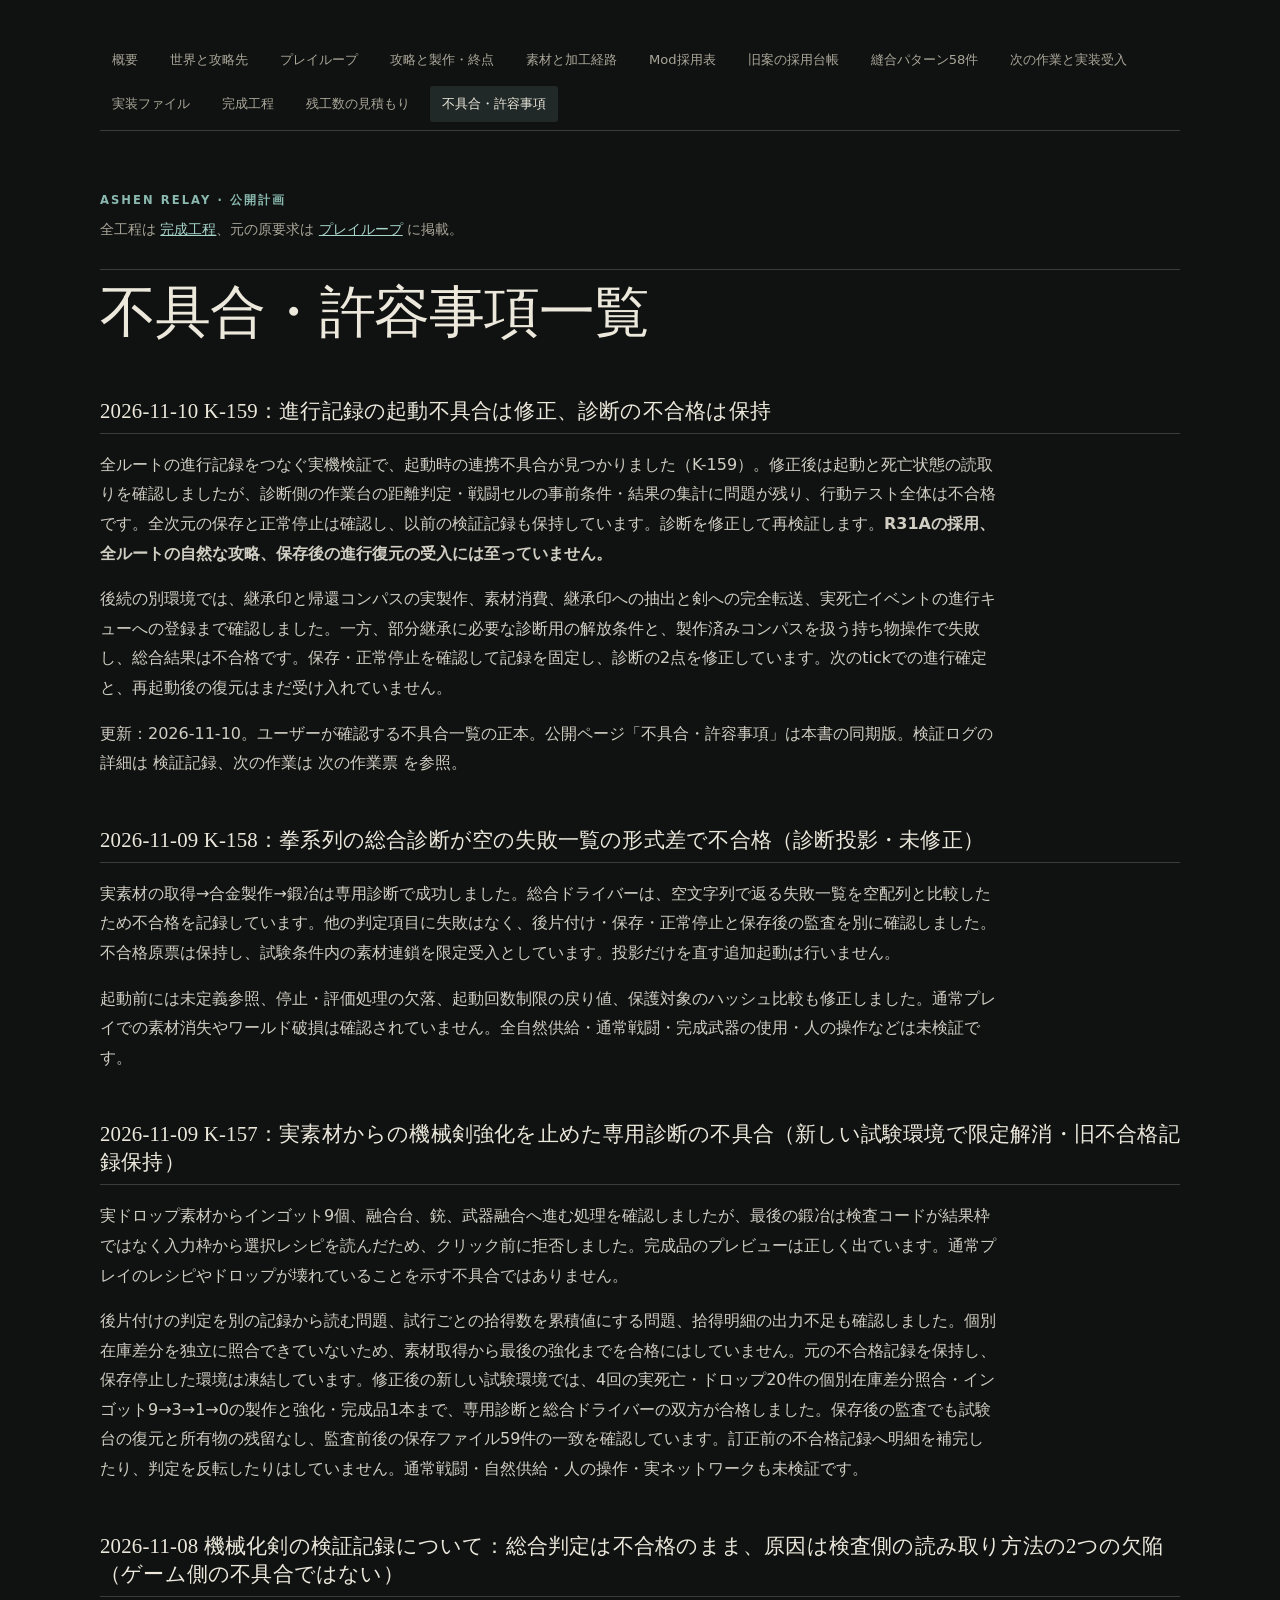
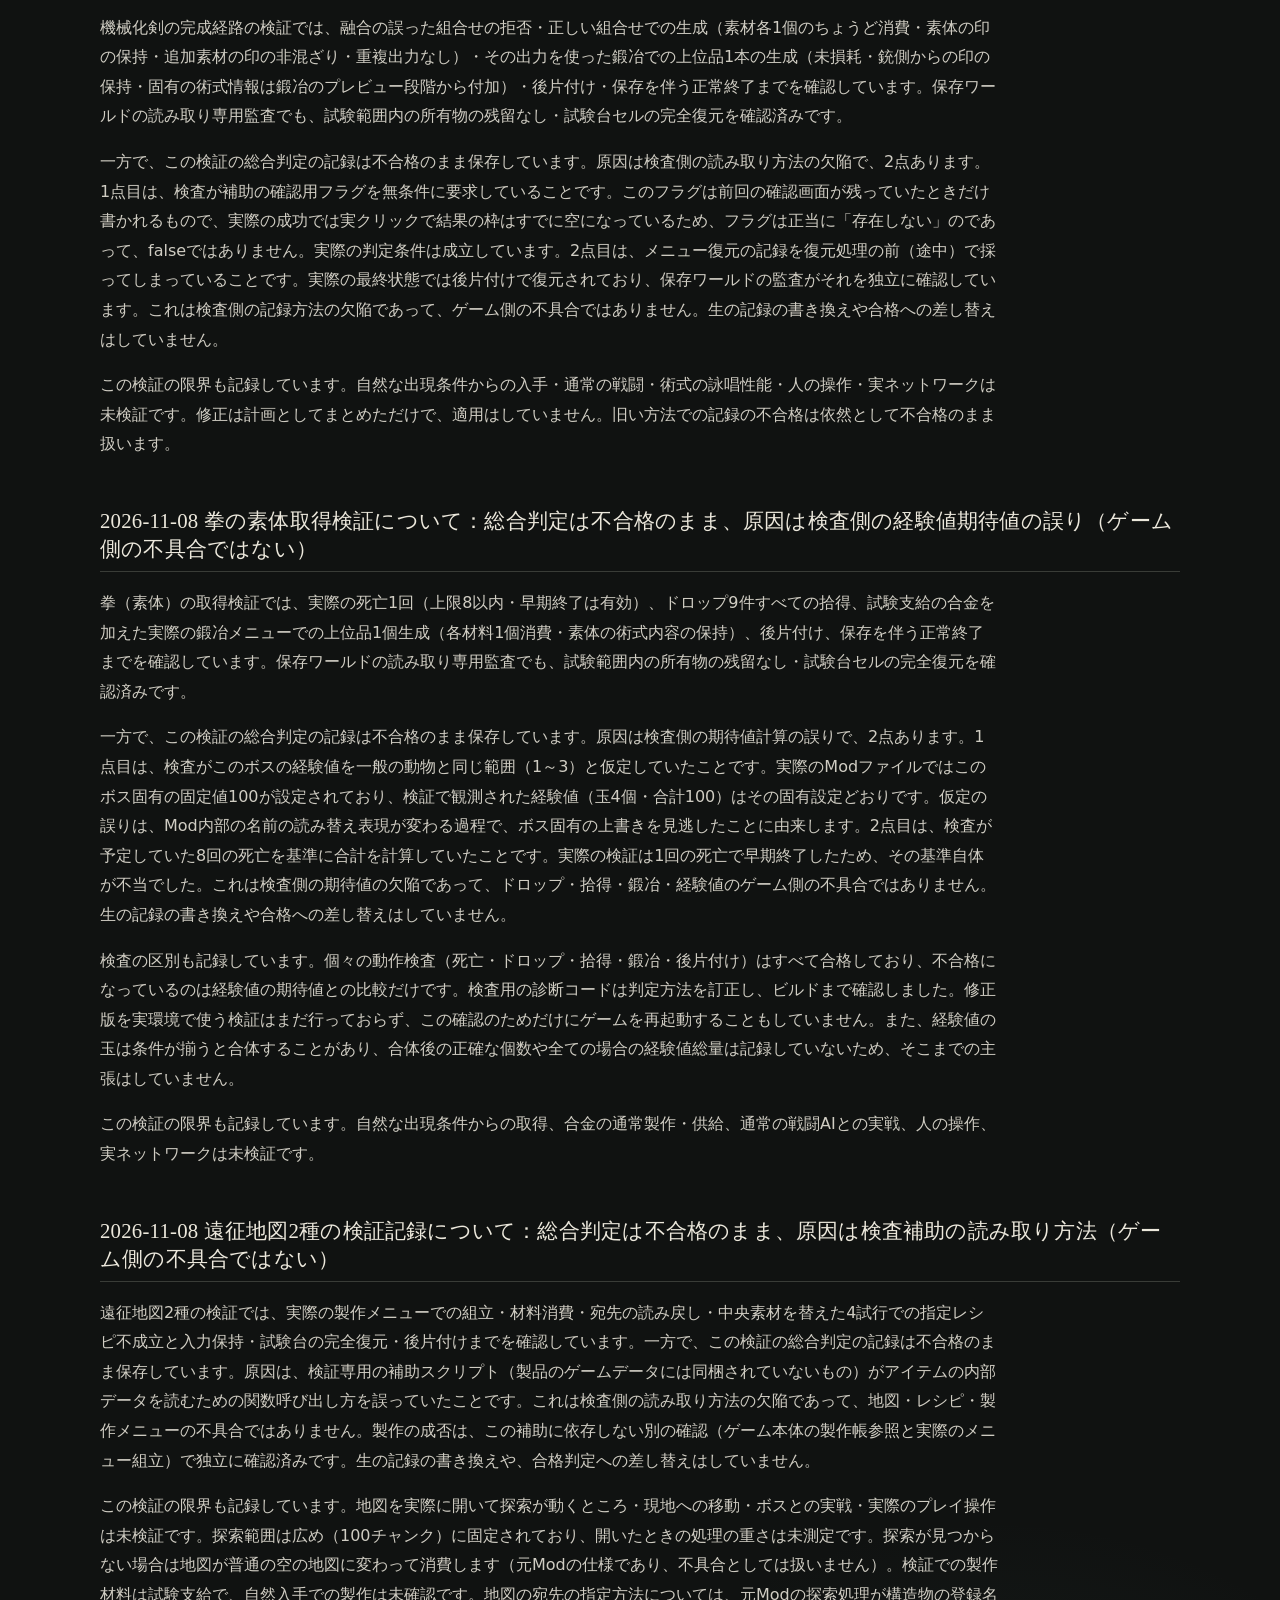
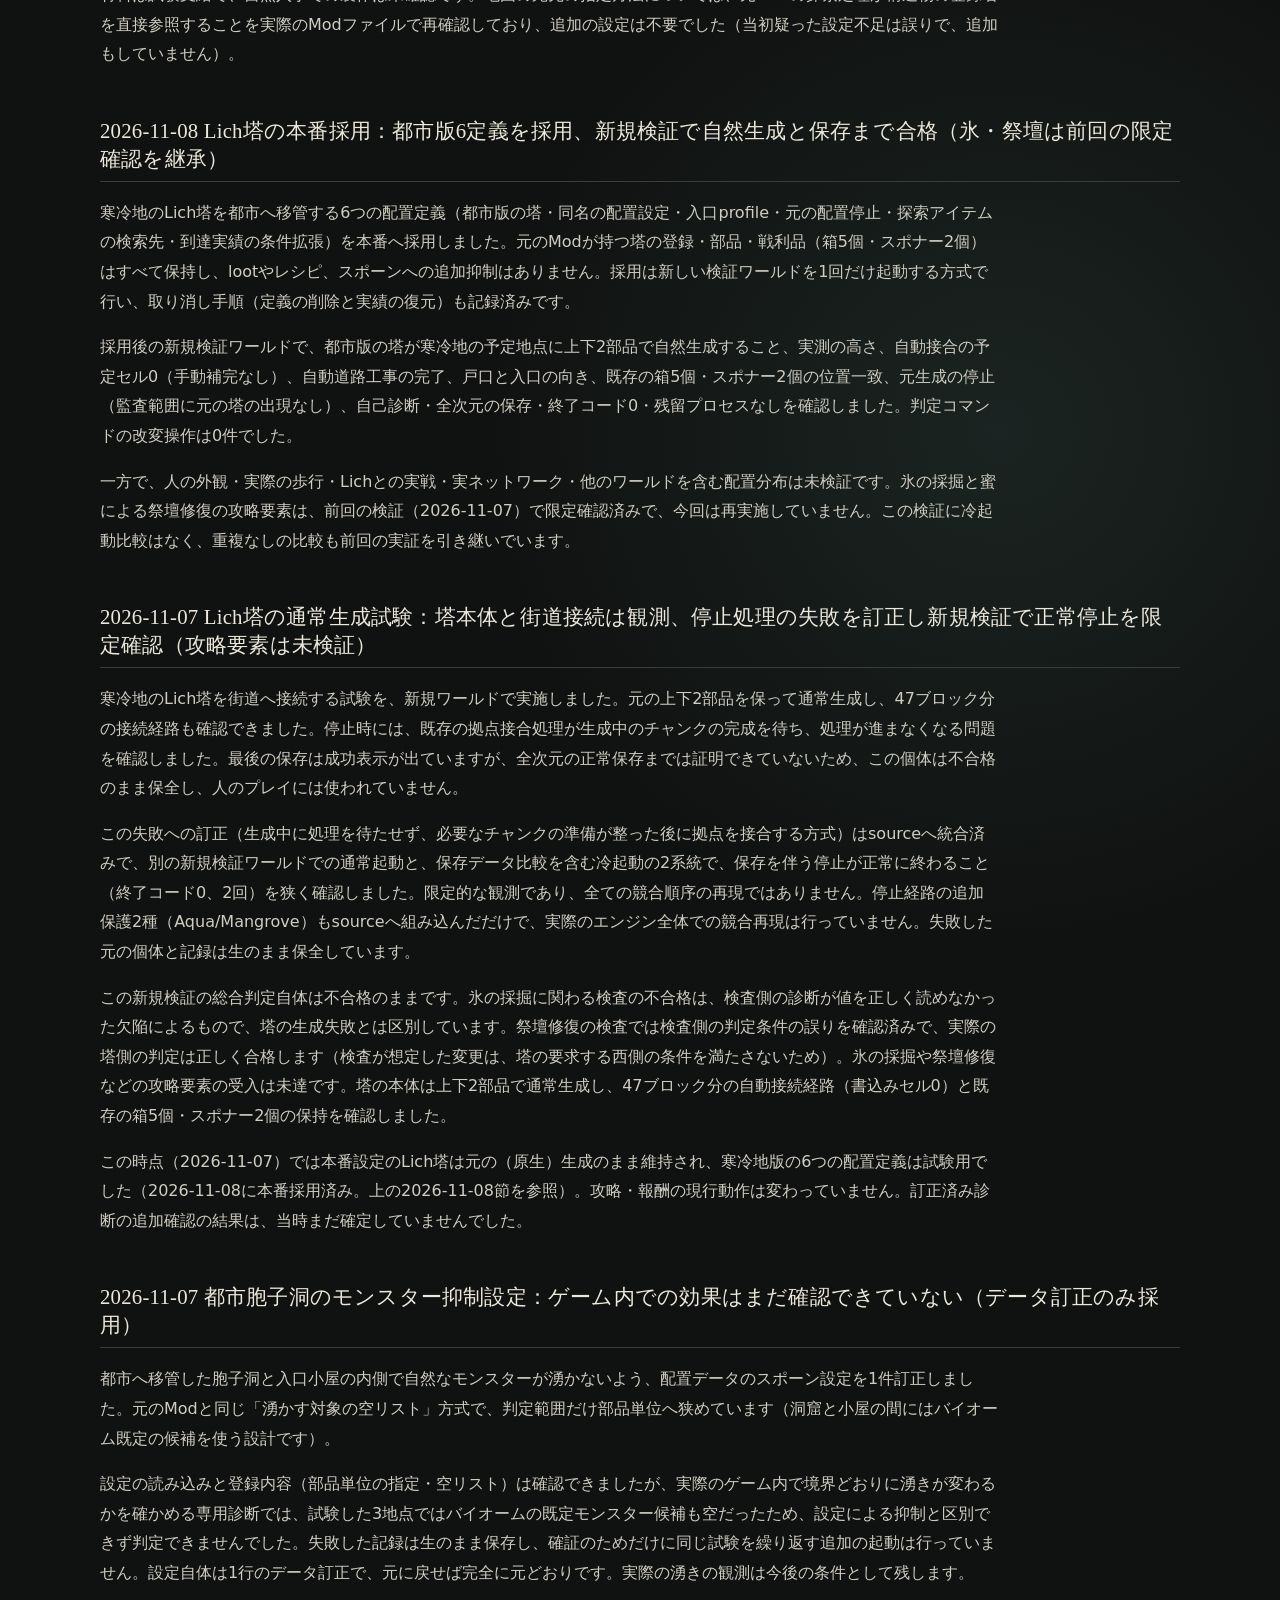
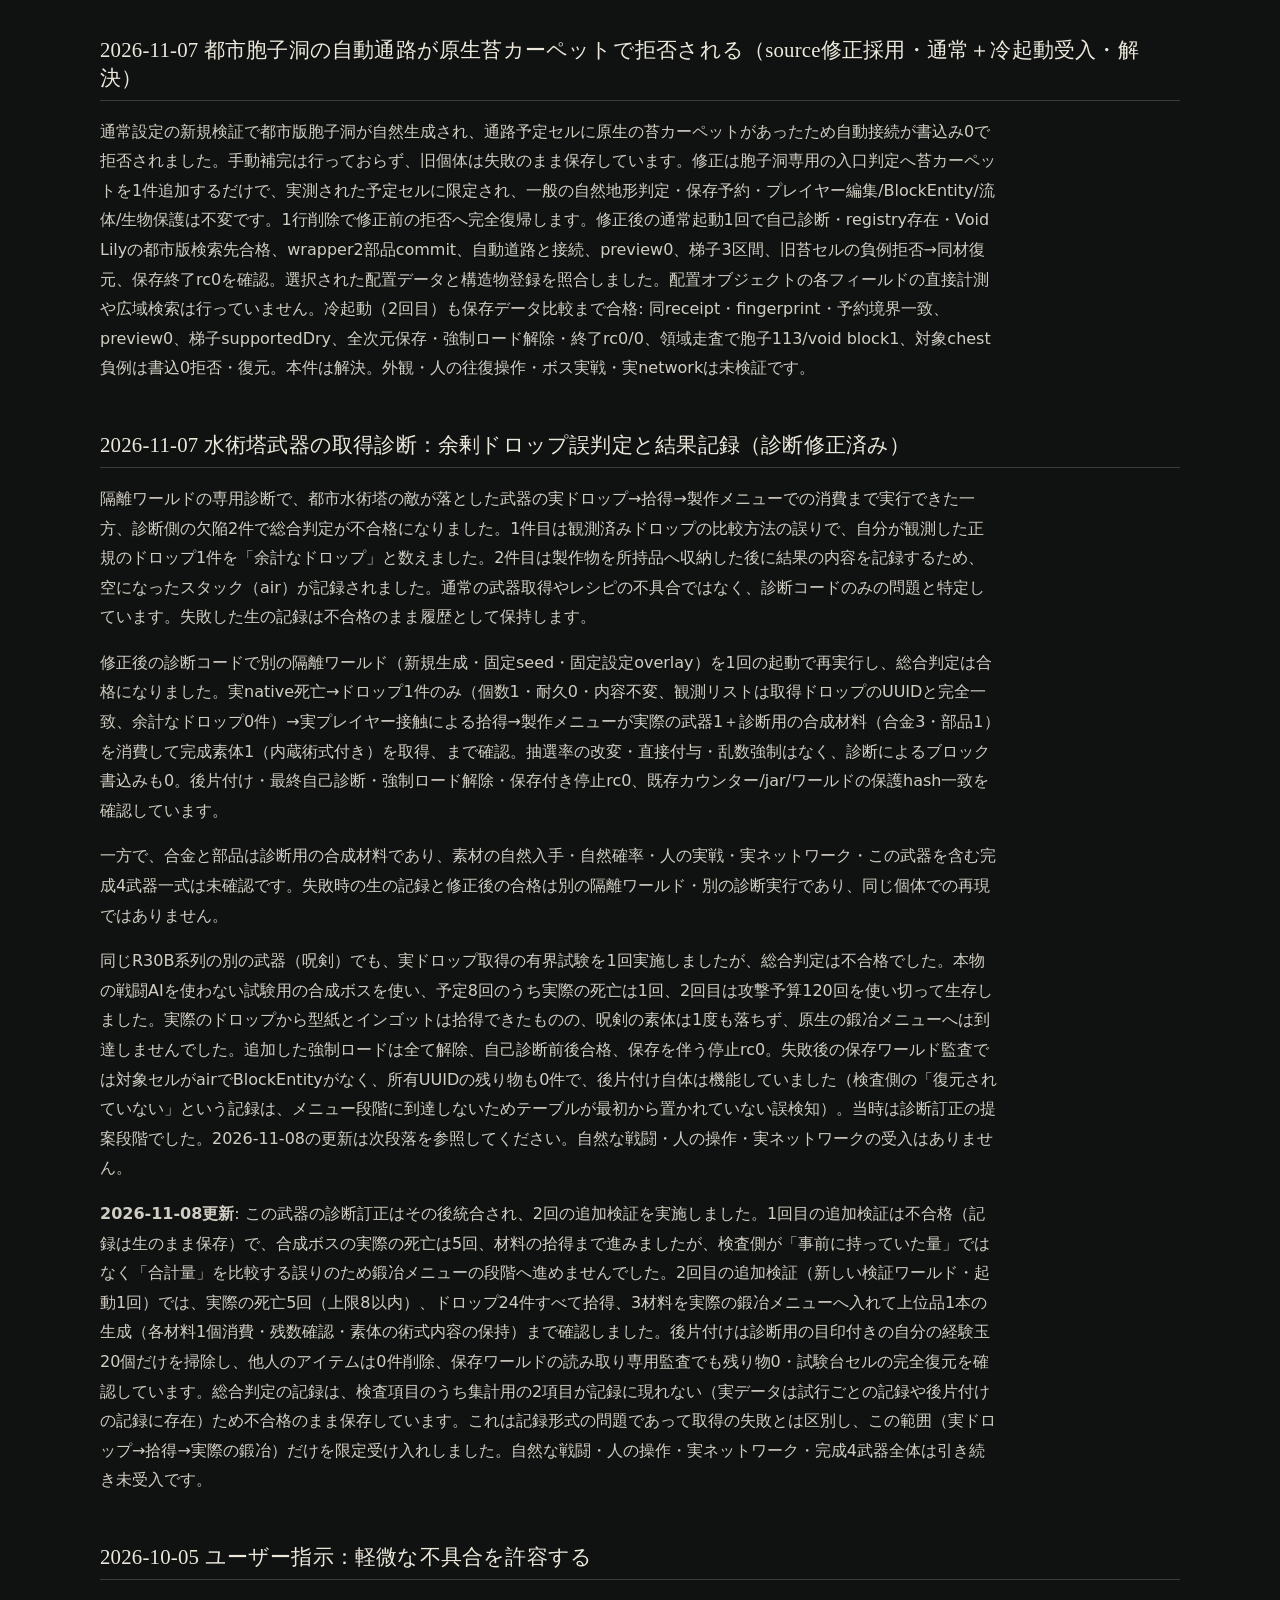
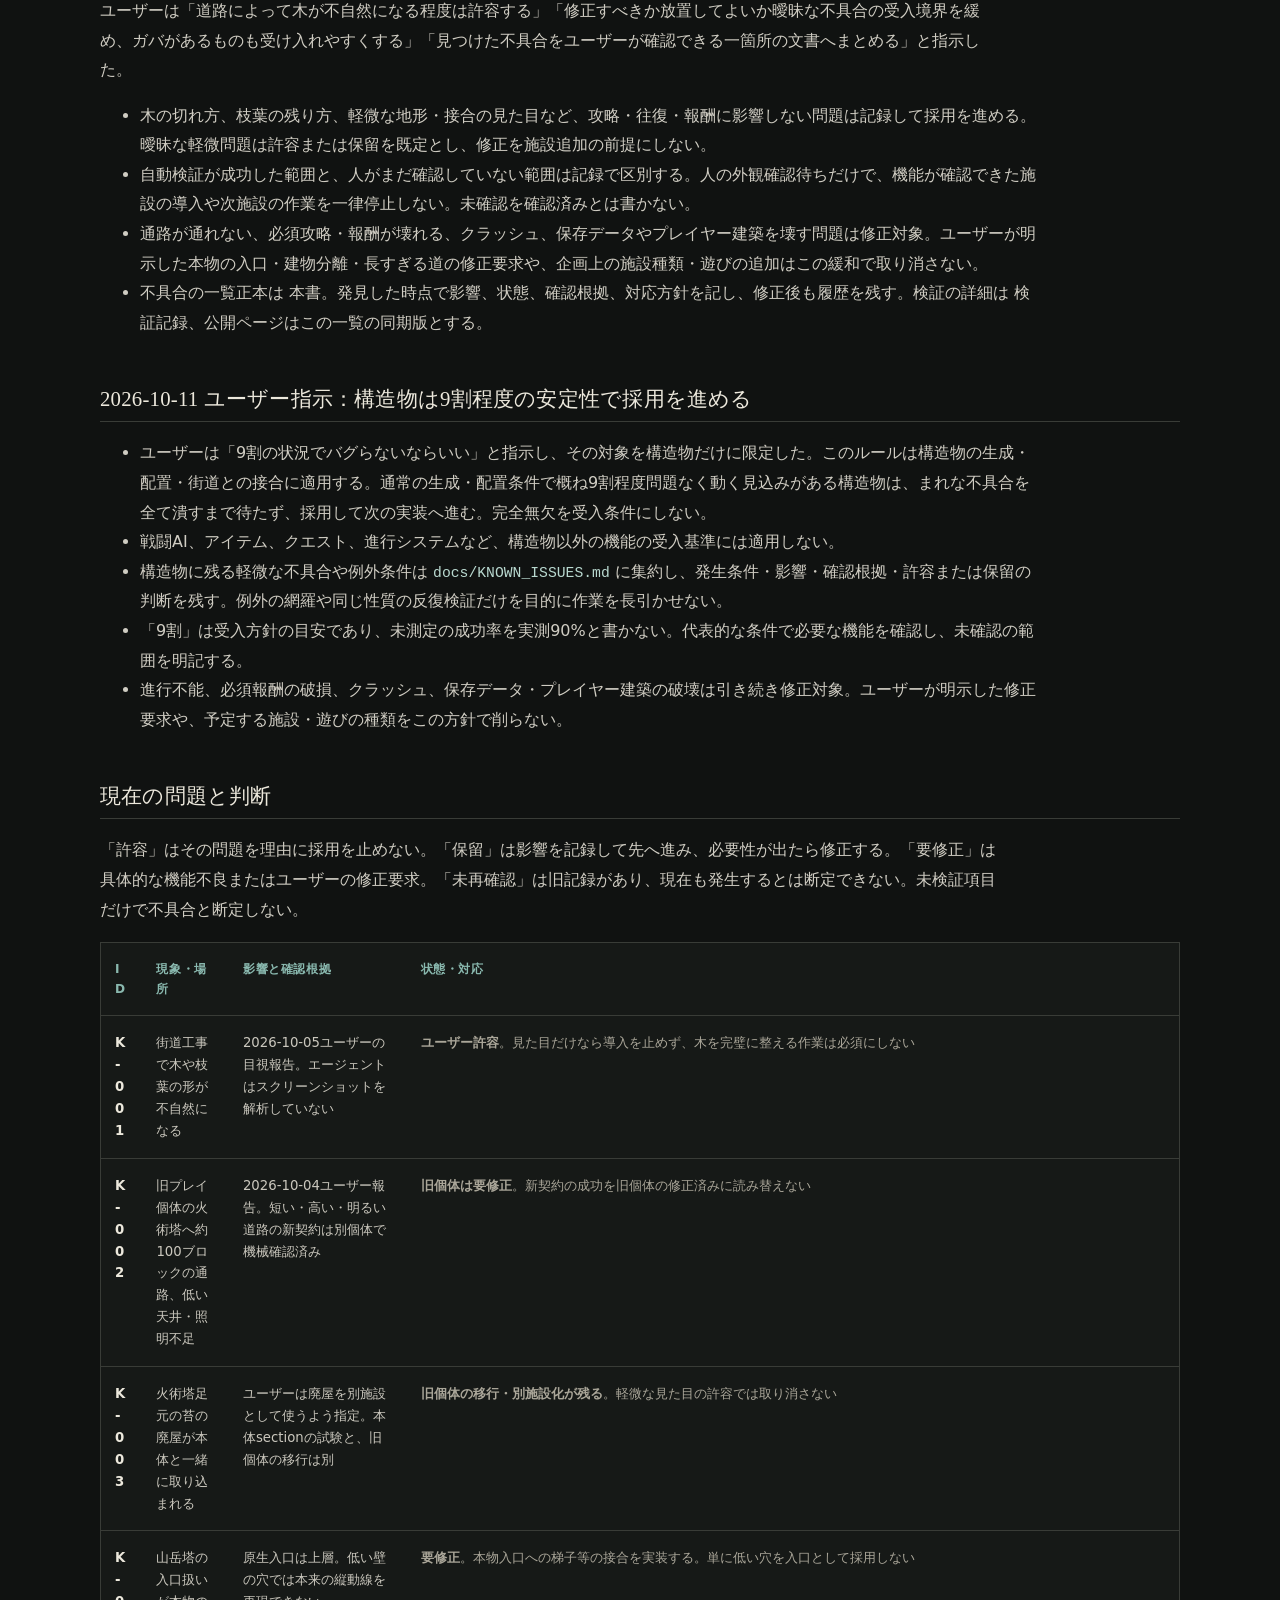
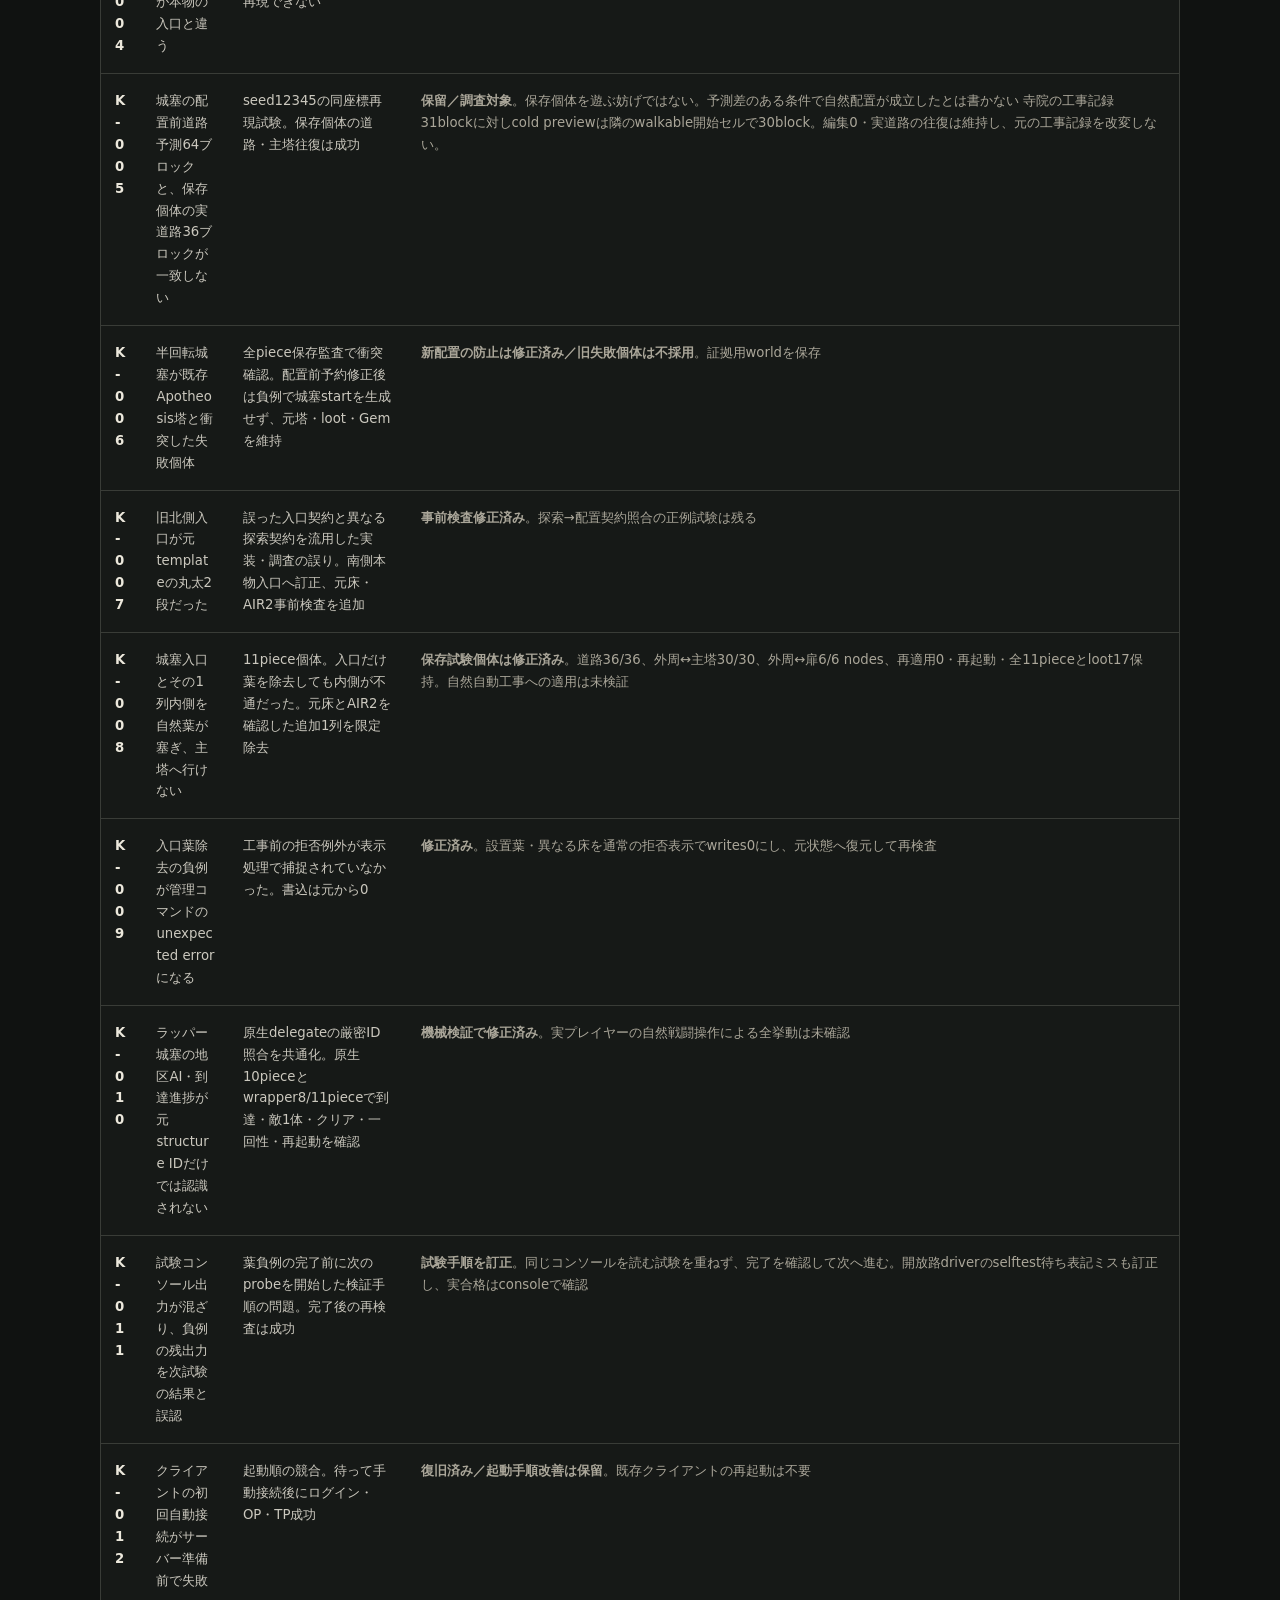
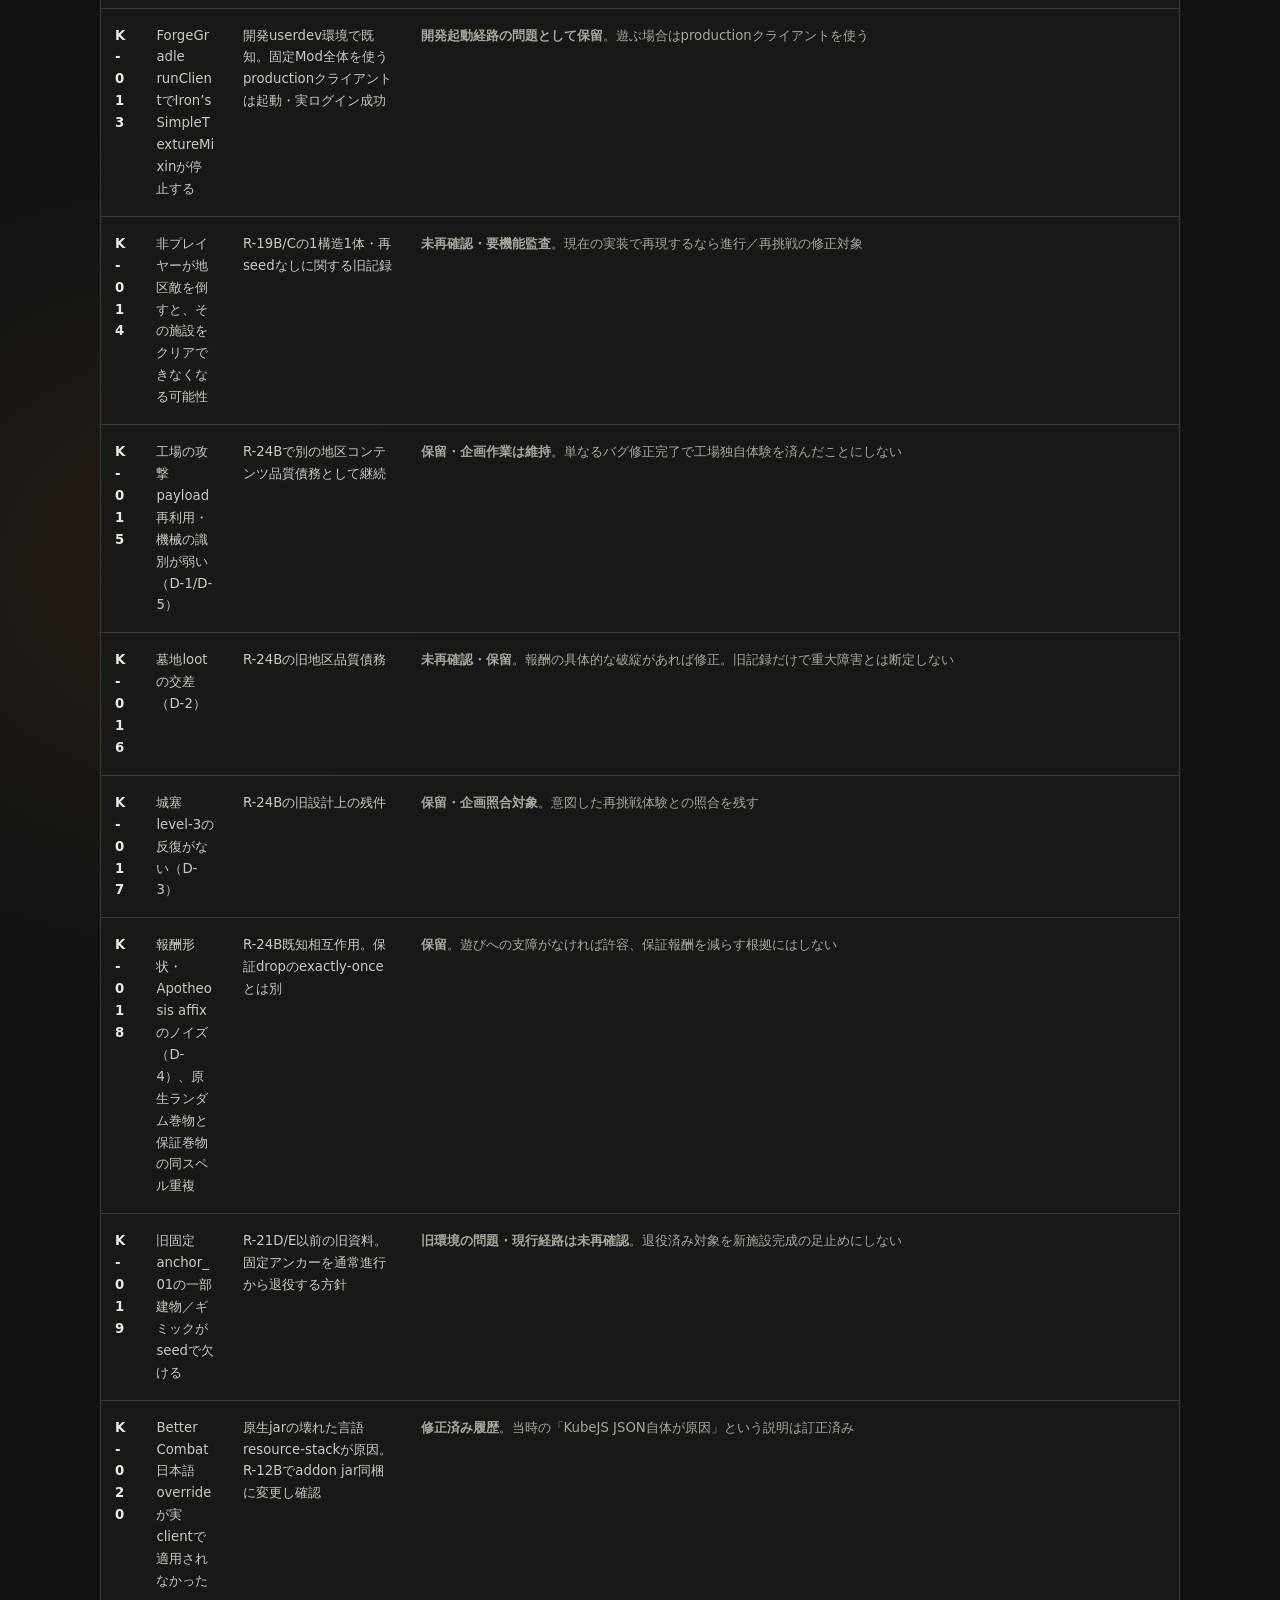
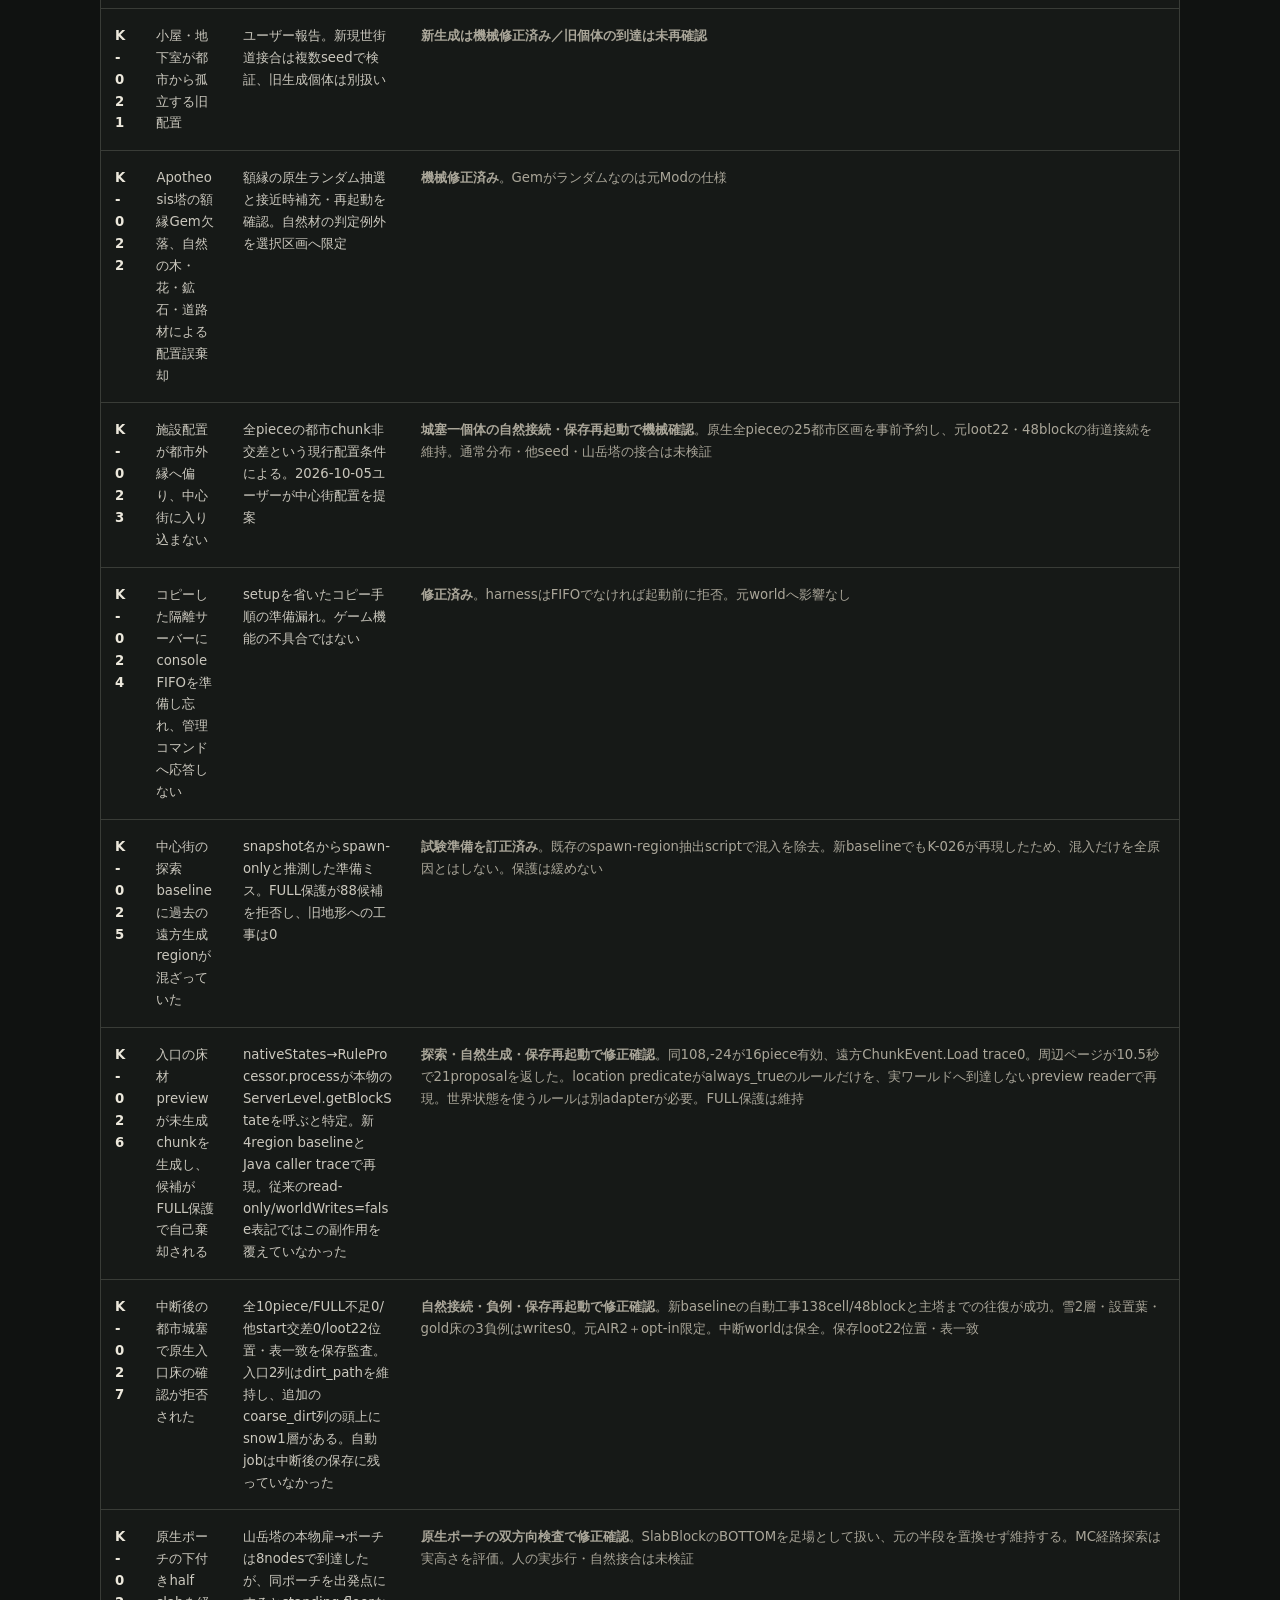
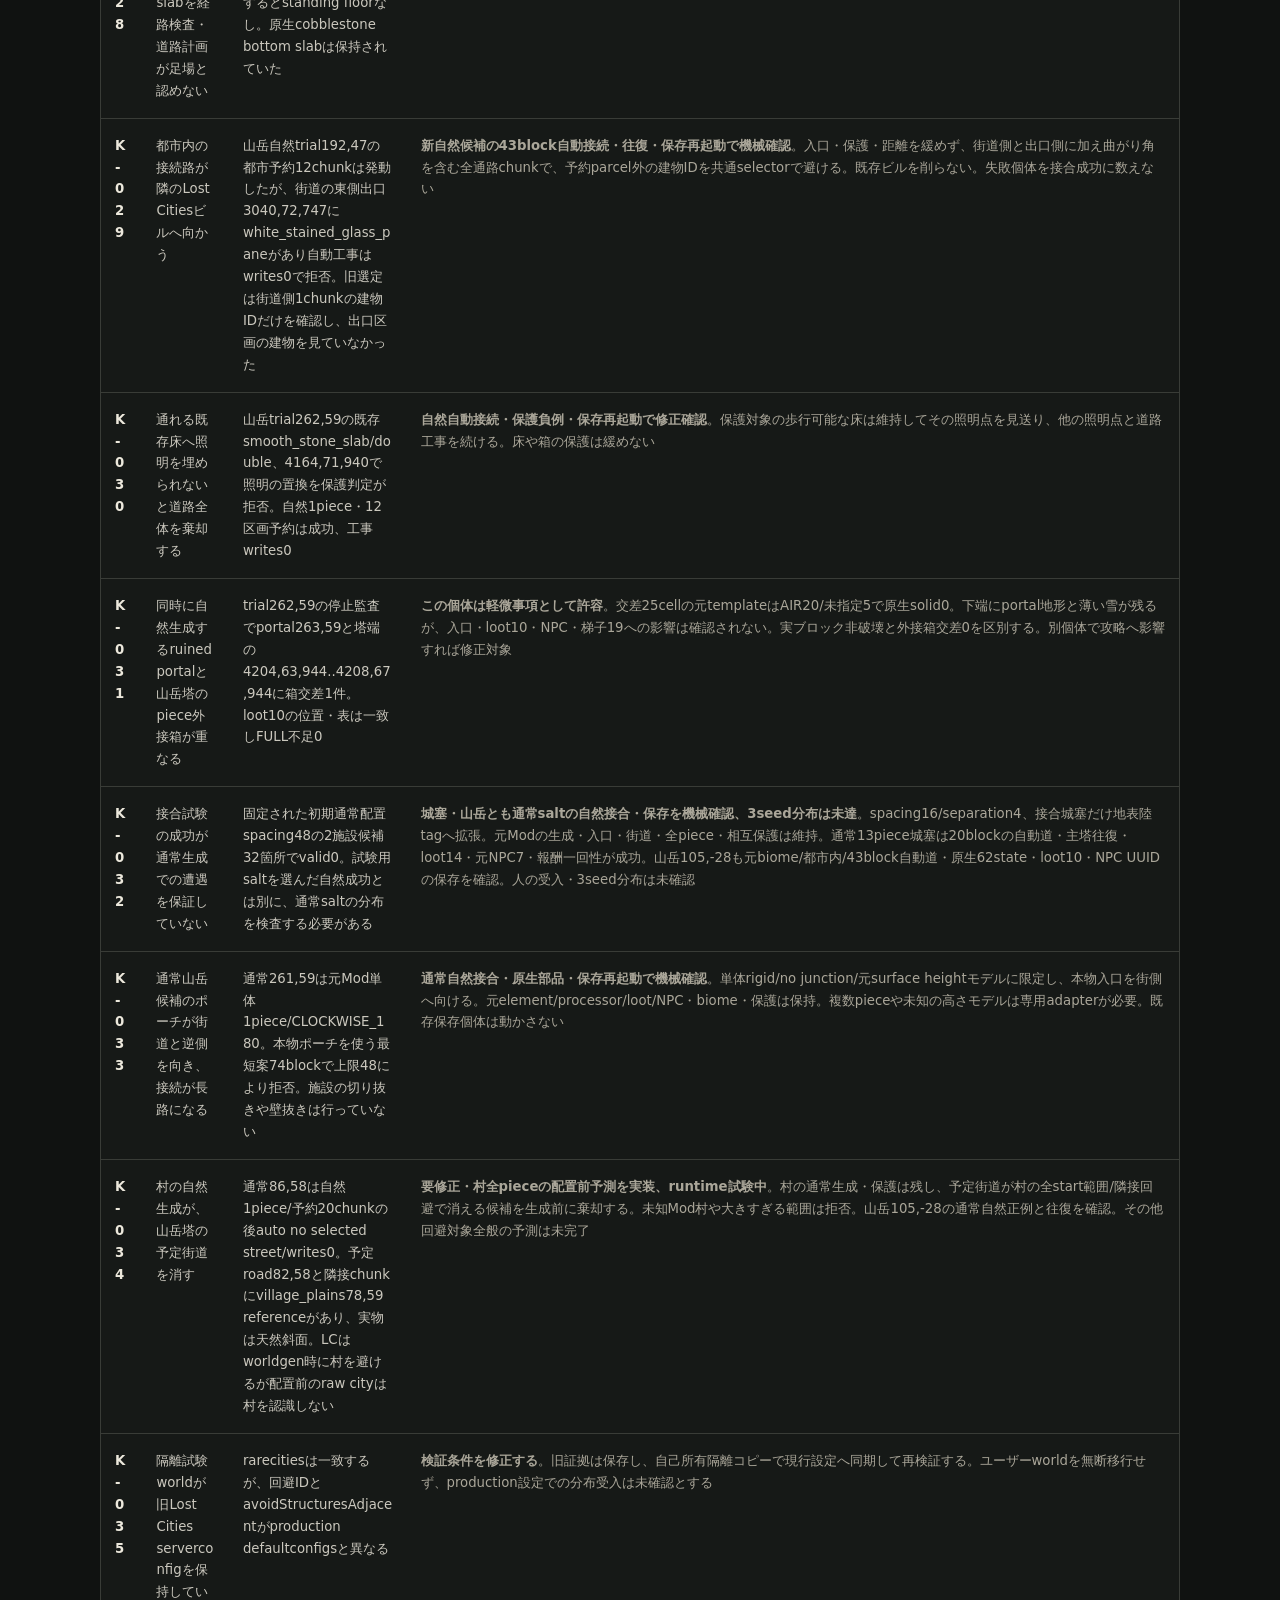
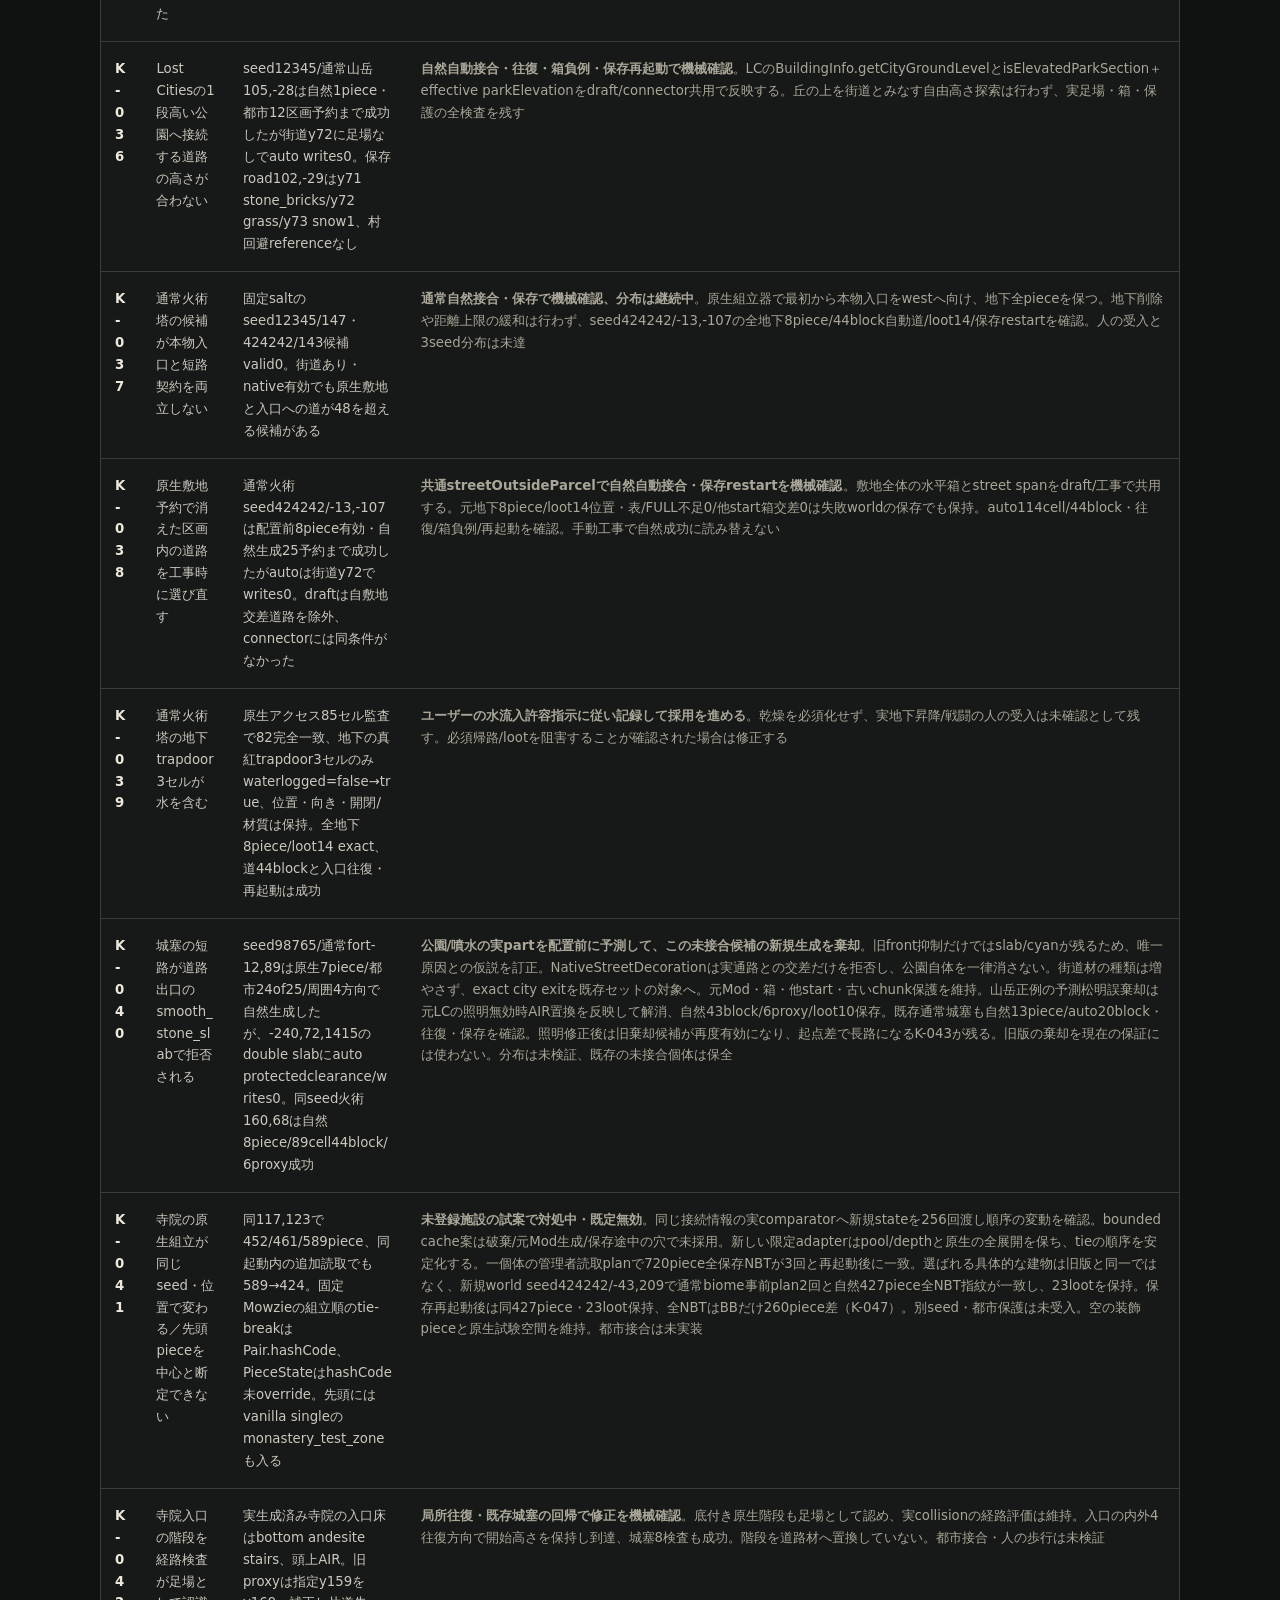
<file: known-issues.html>
<!doctype html>
<html lang="ja">
<head>
  <meta charset="utf-8">
  <meta name="viewport" content="width=device-width, initial-scale=1">
  <meta name="robots" content="noindex, nofollow, noarchive">
  <meta name="description" content="Ashen Relayの不具合・許容事項。実装済み・計画・受入条件を区別して掲載。">
  <title>不具合・許容事項 — Ashen Relay</title>
  <link rel="stylesheet" href="style.css">
</head>
<body>
  <main>
    <nav class="site-nav" aria-label="サイト内のページ"><a href="index.html">概要</a><a href="world.html">世界と攻略先</a><a href="gameplay.html">プレイループ</a><a href="progression.html">攻略と製作・終点</a><a href="recipes.html">素材と加工経路</a><a href="mods.html">Mod採用表</a><a href="ideas.html">旧案の採用台帳</a><a href="seams.html">縫合パターン58件</a><a href="delivery.html">次の作業と実装受入</a><a href="implementation.html">実装ファイル</a><a href="completion.html">完成工程</a><a href="estimate.html">残工数の見積もり</a><a href="known-issues.html" aria-current="page">不具合・許容事項</a></nav>
    <header class="subpage-header"><p class="eyebrow">ASHEN RELAY · 公開計画</p><p class="subpage-lead">全工程は <a href="completion.html">完成工程</a>、元の原要求は <a href="gameplay.html">プレイループ</a> に掲載。</p></header>
    <article class="document"><h1>不具合・許容事項一覧</h1>
<h2>2026-11-10 K-159：進行記録の起動不具合は修正、診断の不合格は保持</h2>
<p>全ルートの進行記録をつなぐ実機検証で、起動時の連携不具合が見つかりました（K-159）。修正後は起動と死亡状態の読取りを確認しましたが、診断側の作業台の距離判定・戦闘セルの事前条件・結果の集計に問題が残り、行動テスト全体は不合格です。全次元の保存と正常停止は確認し、以前の検証記録も保持しています。診断を修正して再検証します。<strong>R31Aの採用、全ルートの自然な攻略、保存後の進行復元の受入には至っていません。</strong></p>
<p>後続の別環境では、継承印と帰還コンパスの実製作、素材消費、継承印への抽出と剣への完全転送、実死亡イベントの進行キューへの登録まで確認しました。一方、部分継承に必要な診断用の解放条件と、製作済みコンパスを扱う持ち物操作で失敗し、総合結果は不合格です。保存・正常停止を確認して記録を固定し、診断の2点を修正しています。次のtickでの進行確定と、再起動後の復元はまだ受け入れていません。</p>
<p>更新：2026-11-10。ユーザーが確認する不具合一覧の正本。公開ページ「不具合・許容事項」は本書の同期版。検証ログの詳細は 検証記録、次の作業は 次の作業票 を参照。</p>
<h2>2026-11-09 K-158：拳系列の総合診断が空の失敗一覧の形式差で不合格（診断投影・未修正）</h2>
<p>実素材の取得→合金製作→鍛冶は専用診断で成功しました。総合ドライバーは、空文字列で返る失敗一覧を空配列と比較したため不合格を記録しています。他の判定項目に失敗はなく、後片付け・保存・正常停止と保存後の監査を別に確認しました。不合格原票は保持し、試験条件内の素材連鎖を限定受入としています。投影だけを直す追加起動は行いません。</p>
<p>起動前には未定義参照、停止・評価処理の欠落、起動回数制限の戻り値、保護対象のハッシュ比較も修正しました。通常プレイでの素材消失やワールド破損は確認されていません。全自然供給・通常戦闘・完成武器の使用・人の操作などは未検証です。</p>
<h2>2026-11-09 K-157：実素材からの機械剣強化を止めた専用診断の不具合（新しい試験環境で限定解消・旧不合格記録保持）</h2>
<p>実ドロップ素材からインゴット9個、融合台、銃、武器融合へ進む処理を確認しましたが、最後の鍛冶は検査コードが結果枠ではなく入力枠から選択レシピを読んだため、クリック前に拒否しました。完成品のプレビューは正しく出ています。通常プレイのレシピやドロップが壊れていることを示す不具合ではありません。</p>
<p>後片付けの判定を別の記録から読む問題、試行ごとの拾得数を累積値にする問題、拾得明細の出力不足も確認しました。個別在庫差分を独立に照合できていないため、素材取得から最後の強化までを合格にはしていません。元の不合格記録を保持し、保存停止した環境は凍結しています。修正後の新しい試験環境では、4回の実死亡・ドロップ20件の個別在庫差分照合・インゴット9→3→1→0の製作と強化・完成品1本まで、専用診断と総合ドライバーの双方が合格しました。保存後の監査でも試験台の復元と所有物の残留なし、監査前後の保存ファイル59件の一致を確認しています。訂正前の不合格記録へ明細を補完したり、判定を反転したりはしていません。通常戦闘・自然供給・人の操作・実ネットワークも未検証です。</p>
<h2>2026-11-08 機械化剣の検証記録について：総合判定は不合格のまま、原因は検査側の読み取り方法の2つの欠陥（ゲーム側の不具合ではない）</h2>
<p>機械化剣の完成経路の検証では、融合の誤った組合せの拒否・正しい組合せでの生成（素材各1個のちょうど消費・素体の印の保持・追加素材の印の非混ざり・重複出力なし）・その出力を使った鍛冶での上位品1本の生成（未損耗・銃側からの印の保持・固有の術式情報は鍛冶のプレビュー段階から付加）・後片付け・保存を伴う正常終了までを確認しています。保存ワールドの読み取り専用監査でも、試験範囲内の所有物の残留なし・試験台セルの完全復元を確認済みです。</p>
<p>一方で、この検証の総合判定の記録は不合格のまま保存しています。原因は検査側の読み取り方法の欠陥で、2点あります。1点目は、検査が補助の確認用フラグを無条件に要求していることです。このフラグは前回の確認画面が残っていたときだけ書かれるもので、実際の成功では実クリックで結果の枠はすでに空になっているため、フラグは正当に「存在しない」のであって、falseではありません。実際の判定条件は成立しています。2点目は、メニュー復元の記録を復元処理の前（途中）で採ってしまっていることです。実際の最終状態では後片付けで復元されており、保存ワールドの監査がそれを独立に確認しています。これは検査側の記録方法の欠陥であって、ゲーム側の不具合ではありません。生の記録の書き換えや合格への差し替えはしていません。</p>
<p>この検証の限界も記録しています。自然な出現条件からの入手・通常の戦闘・術式の詠唱性能・人の操作・実ネットワークは未検証です。修正は計画としてまとめただけで、適用はしていません。旧い方法での記録の不合格は依然として不合格のまま扱います。</p>
<h2>2026-11-08 拳の素体取得検証について：総合判定は不合格のまま、原因は検査側の経験値期待値の誤り（ゲーム側の不具合ではない）</h2>
<p>拳（素体）の取得検証では、実際の死亡1回（上限8以内・早期終了は有効）、ドロップ9件すべての拾得、試験支給の合金を加えた実際の鍛冶メニューでの上位品1個生成（各材料1個消費・素体の術式内容の保持）、後片付け、保存を伴う正常終了までを確認しています。保存ワールドの読み取り専用監査でも、試験範囲内の所有物の残留なし・試験台セルの完全復元を確認済みです。</p>
<p>一方で、この検証の総合判定の記録は不合格のまま保存しています。原因は検査側の期待値計算の誤りで、2点あります。1点目は、検査がこのボスの経験値を一般の動物と同じ範囲（1～3）と仮定していたことです。実際のModファイルではこのボス固有の固定値100が設定されており、検証で観測された経験値（玉4個・合計100）はその固有設定どおりです。仮定の誤りは、Mod内部の名前の読み替え表現が変わる過程で、ボス固有の上書きを見逃したことに由来します。2点目は、検査が予定していた8回の死亡を基準に合計を計算していたことです。実際の検証は1回の死亡で早期終了したため、その基準自体が不当でした。これは検査側の期待値の欠陥であって、ドロップ・拾得・鍛冶・経験値のゲーム側の不具合ではありません。生の記録の書き換えや合格への差し替えはしていません。</p>
<p>検査の区別も記録しています。個々の動作検査（死亡・ドロップ・拾得・鍛冶・後片付け）はすべて合格しており、不合格になっているのは経験値の期待値との比較だけです。検査用の診断コードは判定方法を訂正し、ビルドまで確認しました。修正版を実環境で使う検証はまだ行っておらず、この確認のためだけにゲームを再起動することもしていません。また、経験値の玉は条件が揃うと合体することがあり、合体後の正確な個数や全ての場合の経験値総量は記録していないため、そこまでの主張はしていません。</p>
<p>この検証の限界も記録しています。自然な出現条件からの取得、合金の通常製作・供給、通常の戦闘AIとの実戦、人の操作、実ネットワークは未検証です。</p>
<h2>2026-11-08 遠征地図2種の検証記録について：総合判定は不合格のまま、原因は検査補助の読み取り方法（ゲーム側の不具合ではない）</h2>
<p>遠征地図2種の検証では、実際の製作メニューでの組立・材料消費・宛先の読み戻し・中央素材を替えた4試行での指定レシピ不成立と入力保持・試験台の完全復元・後片付けまでを確認しています。一方で、この検証の総合判定の記録は不合格のまま保存しています。原因は、検証専用の補助スクリプト（製品のゲームデータには同梱されていないもの）がアイテムの内部データを読むための関数呼び出し方を誤っていたことです。これは検査側の読み取り方法の欠陥であって、地図・レシピ・製作メニューの不具合ではありません。製作の成否は、この補助に依存しない別の確認（ゲーム本体の製作帳参照と実際のメニュー組立）で独立に確認済みです。生の記録の書き換えや、合格判定への差し替えはしていません。</p>
<p>この検証の限界も記録しています。地図を実際に開いて探索が動くところ・現地への移動・ボスとの実戦・実際のプレイ操作は未検証です。探索範囲は広め（100チャンク）に固定されており、開いたときの処理の重さは未測定です。探索が見つからない場合は地図が普通の空の地図に変わって消費します（元Modの仕様であり、不具合としては扱いません）。検証での製作材料は試験支給で、自然入手での製作は未確認です。地図の宛先の指定方法については、元Modの探索処理が構造物の登録名を直接参照することを実際のModファイルで再確認しており、追加の設定は不要でした（当初疑った設定不足は誤りで、追加もしていません）。</p>
<h2>2026-11-08 Lich塔の本番採用：都市版6定義を採用、新規検証で自然生成と保存まで合格（氷・祭壇は前回の限定確認を継承）</h2>
<p>寒冷地のLich塔を都市へ移管する6つの配置定義（都市版の塔・同名の配置設定・入口profile・元の配置停止・探索アイテムの検索先・到達実績の条件拡張）を本番へ採用しました。元のModが持つ塔の登録・部品・戦利品（箱5個・スポナー2個）はすべて保持し、lootやレシピ、スポーンへの追加抑制はありません。採用は新しい検証ワールドを1回だけ起動する方式で行い、取り消し手順（定義の削除と実績の復元）も記録済みです。</p>
<p>採用後の新規検証ワールドで、都市版の塔が寒冷地の予定地点に上下2部品で自然生成すること、実測の高さ、自動接合の予定セル0（手動補完なし）、自動道路工事の完了、戸口と入口の向き、既存の箱5個・スポナー2個の位置一致、元生成の停止（監査範囲に元の塔の出現なし）、自己診断・全次元の保存・終了コード0・残留プロセスなしを確認しました。判定コマンドの改変操作は0件でした。</p>
<p>一方で、人の外観・実際の歩行・Lichとの実戦・実ネットワーク・他のワールドを含む配置分布は未検証です。氷の採掘と蜜による祭壇修復の攻略要素は、前回の検証（2026-11-07）で限定確認済みで、今回は再実施していません。この検証に冷起動比較はなく、重複なしの比較も前回の実証を引き継いでいます。</p>
<h2>2026-11-07 Lich塔の通常生成試験：塔本体と街道接続は観測、停止処理の失敗を訂正し新規検証で正常停止を限定確認（攻略要素は未検証）</h2>
<p>寒冷地のLich塔を街道へ接続する試験を、新規ワールドで実施しました。元の上下2部品を保って通常生成し、47ブロック分の接続経路も確認できました。停止時には、既存の拠点接合処理が生成中のチャンクの完成を待ち、処理が進まなくなる問題を確認しました。最後の保存は成功表示が出ていますが、全次元の正常保存までは証明できていないため、この個体は不合格のまま保全し、人のプレイには使われていません。</p>
<p>この失敗への訂正（生成中に処理を待たせず、必要なチャンクの準備が整った後に拠点を接合する方式）はsourceへ統合済みで、別の新規検証ワールドでの通常起動と、保存データ比較を含む冷起動の2系統で、保存を伴う停止が正常に終わること（終了コード0、2回）を狭く確認しました。限定的な観測であり、全ての競合順序の再現ではありません。停止経路の追加保護2種（Aqua/Mangrove）もsourceへ組み込んだだけで、実際のエンジン全体での競合再現は行っていません。失敗した元の個体と記録は生のまま保全しています。</p>
<p>この新規検証の総合判定自体は不合格のままです。氷の採掘に関わる検査の不合格は、検査側の診断が値を正しく読めなかった欠陥によるもので、塔の生成失敗とは区別しています。祭壇修復の検査では検査側の判定条件の誤りを確認済みで、実際の塔側の判定は正しく合格します（検査が想定した変更は、塔の要求する西側の条件を満たさないため）。氷の採掘や祭壇修復などの攻略要素の受入は未達です。塔の本体は上下2部品で通常生成し、47ブロック分の自動接続経路（書込みセル0）と既存の箱5個・スポナー2個の保持を確認しました。</p>
<p>この時点（2026-11-07）では本番設定のLich塔は元の（原生）生成のまま維持され、寒冷地版の6つの配置定義は試験用でした（2026-11-08に本番採用済み。上の2026-11-08節を参照）。攻略・報酬の現行動作は変わっていません。訂正済み診断の追加確認の結果は、当時まだ確定していませんでした。</p>
<h2>2026-11-07 都市胞子洞のモンスター抑制設定：ゲーム内での効果はまだ確認できていない（データ訂正のみ採用）</h2>
<p>都市へ移管した胞子洞と入口小屋の内側で自然なモンスターが湧かないよう、配置データのスポーン設定を1件訂正しました。元のModと同じ「湧かす対象の空リスト」方式で、判定範囲だけ部品単位へ狭めています（洞窟と小屋の間にはバイオーム既定の候補を使う設計です）。</p>
<p>設定の読み込みと登録内容（部品単位の指定・空リスト）は確認できましたが、実際のゲーム内で境界どおりに湧きが変わるかを確かめる専用診断では、試験した3地点ではバイオームの既定モンスター候補も空だったため、設定による抑制と区別できず判定できませんでした。失敗した記録は生のまま保存し、確証のためだけに同じ試験を繰り返す追加の起動は行っていません。設定自体は1行のデータ訂正で、元に戻せば完全に元どおりです。実際の湧きの観測は今後の条件として残します。</p>
<h2>2026-11-07 都市胞子洞の自動通路が原生苔カーペットで拒否される（source修正採用・通常＋冷起動受入・解決）</h2>
<p>通常設定の新規検証で都市版胞子洞が自然生成され、通路予定セルに原生の苔カーペットがあったため自動接続が書込み0で拒否されました。手動補完は行っておらず、旧個体は失敗のまま保存しています。修正は胞子洞専用の入口判定へ苔カーペットを1件追加するだけで、実測された予定セルに限定され、一般の自然地形判定・保存予約・プレイヤー編集/BlockEntity/流体/生物保護は不変です。1行削除で修正前の拒否へ完全復帰します。修正後の通常起動1回で自己診断・registry存在・Void Lilyの都市版検索先合格、wrapper2部品commit、自動道路と接続、preview0、梯子3区間、旧苔セルの負例拒否→同材復元、保存終了rc0を確認。選択された配置データと構造物登録を照合しました。配置オブジェクトの各フィールドの直接計測や広域検索は行っていません。冷起動（2回目）も保存データ比較まで合格: 同receipt・fingerprint・予約境界一致、preview0、梯子supportedDry、全次元保存・強制ロード解除・終了rc0/0、領域走査で胞子113/void block1、対象chest負例は書込0拒否・復元。本件は解決。外観・人の往復操作・ボス実戦・実networkは未検証です。</p>
<h2>2026-11-07 水術塔武器の取得診断：余剰ドロップ誤判定と結果記録（診断修正済み）</h2>
<p>隔離ワールドの専用診断で、都市水術塔の敵が落とした武器の実ドロップ→拾得→製作メニューでの消費まで実行できた一方、診断側の欠陥2件で総合判定が不合格になりました。1件目は観測済みドロップの比較方法の誤りで、自分が観測した正規のドロップ1件を「余計なドロップ」と数えました。2件目は製作物を所持品へ収納した後に結果の内容を記録するため、空になったスタック（air）が記録されました。通常の武器取得やレシピの不具合ではなく、診断コードのみの問題と特定しています。失敗した生の記録は不合格のまま履歴として保持します。</p>
<p>修正後の診断コードで別の隔離ワールド（新規生成・固定seed・固定設定overlay）を1回の起動で再実行し、総合判定は合格になりました。実native死亡→ドロップ1件のみ（個数1・耐久0・内容不変、観測リストは取得ドロップのUUIDと完全一致、余計なドロップ0件）→実プレイヤー接触による拾得→製作メニューが実際の武器1＋診断用の合成材料（合金3・部品1）を消費して完成素体1（内蔵術式付き）を取得、まで確認。抽選率の改変・直接付与・乱数強制はなく、診断によるブロック書込みも0。後片付け・最終自己診断・強制ロード解除・保存付き停止rc0、既存カウンター/jar/ワールドの保護hash一致を確認しています。</p>
<p>一方で、合金と部品は診断用の合成材料であり、素材の自然入手・自然確率・人の実戦・実ネットワーク・この武器を含む完成4武器一式は未確認です。失敗時の生の記録と修正後の合格は別の隔離ワールド・別の診断実行であり、同じ個体での再現ではありません。</p>
<p>同じR30B系列の別の武器（呪剣）でも、実ドロップ取得の有界試験を1回実施しましたが、総合判定は不合格でした。本物の戦闘AIを使わない試験用の合成ボスを使い、予定8回のうち実際の死亡は1回、2回目は攻撃予算120回を使い切って生存しました。実際のドロップから型紙とインゴットは拾得できたものの、呪剣の素体は1度も落ちず、原生の鍛冶メニューへは到達しませんでした。追加した強制ロードは全て解除、自己診断前後合格、保存を伴う停止rc0。失敗後の保存ワールド監査では対象セルがairでBlockEntityがなく、所有UUIDの残り物も0件で、後片付け自体は機能していました（検査側の「復元されていない」という記録は、メニュー段階に到達しないためテーブルが最初から置かれていない誤検知）。当時は診断訂正の提案段階でした。2026-11-08の更新は次段落を参照してください。自然な戦闘・人の操作・実ネットワークの受入はありません。</p>
<p><strong>2026-11-08更新</strong>: この武器の診断訂正はその後統合され、2回の追加検証を実施しました。1回目の追加検証は不合格（記録は生のまま保存）で、合成ボスの実際の死亡は5回、材料の拾得まで進みましたが、検査側が「事前に持っていた量」ではなく「合計量」を比較する誤りのため鍛冶メニューの段階へ進めませんでした。2回目の追加検証（新しい検証ワールド・起動1回）では、実際の死亡5回（上限8以内）、ドロップ24件すべて拾得、3材料を実際の鍛冶メニューへ入れて上位品1本の生成（各材料1個消費・残数確認・素体の術式内容の保持）まで確認しました。後片付けは診断用の目印付きの自分の経験玉20個だけを掃除し、他人のアイテムは0件削除、保存ワールドの読み取り専用監査でも残り物0・試験台セルの完全復元を確認しています。総合判定の記録は、検査項目のうち集計用の2項目が記録に現れない（実データは試行ごとの記録や後片付けの記録に存在）ため不合格のまま保存しています。これは記録形式の問題であって取得の失敗とは区別し、この範囲（実ドロップ→拾得→実際の鍛冶）だけを限定受け入れしました。自然な戦闘・人の操作・実ネットワーク・完成4武器全体は引き続き未受入です。</p>
<h2>2026-10-05 ユーザー指示：軽微な不具合を許容する</h2>
<p>ユーザーは「道路によって木が不自然になる程度は許容する」「修正すべきか放置してよいか曖昧な不具合の受入境界を緩め、ガバがあるものも受け入れやすくする」「見つけた不具合をユーザーが確認できる一箇所の文書へまとめる」と指示した。</p>
<ul>
<li>木の切れ方、枝葉の残り方、軽微な地形・接合の見た目など、攻略・往復・報酬に影響しない問題は記録して採用を進める。曖昧な軽微問題は許容または保留を既定とし、修正を施設追加の前提にしない。</li>
<li>自動検証が成功した範囲と、人がまだ確認していない範囲は記録で区別する。人の外観確認待ちだけで、機能が確認できた施設の導入や次施設の作業を一律停止しない。未確認を確認済みとは書かない。</li>
<li>通路が通れない、必須攻略・報酬が壊れる、クラッシュ、保存データやプレイヤー建築を壊す問題は修正対象。ユーザーが明示した本物の入口・建物分離・長すぎる道の修正要求や、企画上の施設種類・遊びの追加はこの緩和で取り消さない。</li>
<li>不具合の一覧正本は 本書。発見した時点で影響、状態、確認根拠、対応方針を記し、修正後も履歴を残す。検証の詳細は 検証記録、公開ページはこの一覧の同期版とする。</li>
</ul>
<h2>2026-10-11 ユーザー指示：構造物は9割程度の安定性で採用を進める</h2>
<ul>
<li>ユーザーは「9割の状況でバグらないならいい」と指示し、その対象を構造物だけに限定した。このルールは構造物の生成・配置・街道との接合に適用する。通常の生成・配置条件で概ね9割程度問題なく動く見込みがある構造物は、まれな不具合を全て潰すまで待たず、採用して次の実装へ進む。完全無欠を受入条件にしない。</li>
<li>戦闘AI、アイテム、クエスト、進行システムなど、構造物以外の機能の受入基準には適用しない。</li>
<li>構造物に残る軽微な不具合や例外条件は <code>docs/KNOWN_ISSUES.md</code> に集約し、発生条件・影響・確認根拠・許容または保留の判断を残す。例外の網羅や同じ性質の反復検証だけを目的に作業を長引かせない。</li>
<li>「9割」は受入方針の目安であり、未測定の成功率を実測90%と書かない。代表的な条件で必要な機能を確認し、未確認の範囲を明記する。</li>
<li>進行不能、必須報酬の破損、クラッシュ、保存データ・プレイヤー建築の破壊は引き続き修正対象。ユーザーが明示した修正要求や、予定する施設・遊びの種類をこの方針で削らない。</li>
</ul>
<h2>現在の問題と判断</h2>
<p>「許容」はその問題を理由に採用を止めない。「保留」は影響を記録して先へ進み、必要性が出たら修正する。「要修正」は具体的な機能不良またはユーザーの修正要求。「未再確認」は旧記録があり、現在も発生するとは断定できない。未検証項目だけで不具合と断定しない。</p>
<table>
<thead>
<tr>
<th>ID</th>
<th>現象・場所</th>
<th>影響と確認根拠</th>
<th>状態・対応</th>
</tr>
</thead>
<tbody>
<tr>
<td>K-001</td>
<td>街道工事で木や枝葉の形が不自然になる</td>
<td>2026-10-05ユーザーの目視報告。エージェントはスクリーンショットを解析していない</td>
<td><strong>ユーザー許容</strong>。見た目だけなら導入を止めず、木を完璧に整える作業は必須にしない</td>
</tr>
<tr>
<td>K-002</td>
<td>旧プレイ個体の火術塔へ約100ブロックの通路、低い天井・照明不足</td>
<td>2026-10-04ユーザー報告。短い・高い・明るい道路の新契約は別個体で機械確認済み</td>
<td><strong>旧個体は要修正</strong>。新契約の成功を旧個体の修正済みに読み替えない</td>
</tr>
<tr>
<td>K-003</td>
<td>火術塔足元の苔の廃屋が本体と一緒に取り込まれる</td>
<td>ユーザーは廃屋を別施設として使うよう指定。本体sectionの試験と、旧個体の移行は別</td>
<td><strong>旧個体の移行・別施設化が残る</strong>。軽微な見た目の許容では取り消さない</td>
</tr>
<tr>
<td>K-004</td>
<td>山岳塔の入口扱いが本物の入口と違う</td>
<td>原生入口は上層。低い壁の穴では本来の縦動線を再現できない</td>
<td><strong>要修正</strong>。本物入口への梯子等の接合を実装する。単に低い穴を入口として採用しない</td>
</tr>
<tr>
<td>K-005</td>
<td>城塞の配置前道路予測64ブロックと、保存個体の実道路36ブロックが一致しない</td>
<td>seed12345の同座標再現試験。保存個体の道路・主塔往復は成功</td>
<td><strong>保留／調査対象</strong>。保存個体を遊ぶ妨げではない。予測差のある条件で自然配置が成立したとは書かない  寺院の工事記録31blockに対しcold previewは隣のwalkable開始セルで30block。編集0・実道路の往復は維持し、元の工事記録を改変しない。</td>
</tr>
<tr>
<td>K-006</td>
<td>半回転城塞が既存Apotheosis塔と衝突した失敗個体</td>
<td>全piece保存監査で衝突確認。配置前予約修正後は負例で城塞startを生成せず、元塔・loot・Gemを維持</td>
<td><strong>新配置の防止は修正済み／旧失敗個体は不採用</strong>。証拠用worldを保存</td>
</tr>
<tr>
<td>K-007</td>
<td>旧北側入口が元templateの丸太2段だった</td>
<td>誤った入口契約と異なる探索契約を流用した実装・調査の誤り。南側本物入口へ訂正、元床・AIR2事前検査を追加</td>
<td><strong>事前検査修正済み</strong>。探索→配置契約照合の正例試験は残る</td>
</tr>
<tr>
<td>K-008</td>
<td>城塞入口とその1列内側を自然葉が塞ぎ、主塔へ行けない</td>
<td>11piece個体。入口だけ葉を除去しても内側が不通だった。元床とAIR2を確認した追加1列を限定除去</td>
<td><strong>保存試験個体は修正済み</strong>。道路36/36、外周↔主塔30/30、外周↔扉6/6 nodes、再適用0・再起動・全11pieceとloot17保持。自然自動工事への適用は未検証</td>
</tr>
<tr>
<td>K-009</td>
<td>入口葉除去の負例が管理コマンドのunexpected errorになる</td>
<td>工事前の拒否例外が表示処理で捕捉されていなかった。書込は元から0</td>
<td><strong>修正済み</strong>。設置葉・異なる床を通常の拒否表示でwrites0にし、元状態へ復元して再検査</td>
</tr>
<tr>
<td>K-010</td>
<td>ラッパー城塞の地区AI・到達進捗が元structure IDだけでは認識されない</td>
<td>原生delegateの厳密ID照合を共通化。原生10pieceとwrapper8/11pieceで到達・敵1体・クリア・一回性・再起動を確認</td>
<td><strong>機械検証で修正済み</strong>。実プレイヤーの自然戦闘操作による全挙動は未確認</td>
</tr>
<tr>
<td>K-011</td>
<td>試験コンソール出力が混ざり、負例の残出力を次試験の結果と誤認</td>
<td>葉負例の完了前に次のprobeを開始した検証手順の問題。完了後の再検査は成功</td>
<td><strong>試験手順を訂正</strong>。同じコンソールを読む試験を重ねず、完了を確認して次へ進む。開放路driverのselftest待ち表記ミスも訂正し、実合格はconsoleで確認</td>
</tr>
<tr>
<td>K-012</td>
<td>クライアントの初回自動接続がサーバー準備前で失敗</td>
<td>起動順の競合。待って手動接続後にログイン・OP・TP成功</td>
<td><strong>復旧済み／起動手順改善は保留</strong>。既存クライアントの再起動は不要</td>
</tr>
<tr>
<td>K-013</td>
<td>ForgeGradle runClientでIron’s SimpleTextureMixinが停止する</td>
<td>開発userdev環境で既知。固定Mod全体を使うproductionクライアントは起動・実ログイン成功</td>
<td><strong>開発起動経路の問題として保留</strong>。遊ぶ場合はproductionクライアントを使う</td>
</tr>
<tr>
<td>K-014</td>
<td>非プレイヤーが地区敵を倒すと、その施設をクリアできなくなる可能性</td>
<td>R-19B/Cの1構造1体・再seedなしに関する旧記録</td>
<td><strong>未再確認・要機能監査</strong>。現在の実装で再現するなら進行／再挑戦の修正対象</td>
</tr>
<tr>
<td>K-015</td>
<td>工場の攻撃payload再利用・機械の識別が弱い（D-1/D-5）</td>
<td>R-24Bで別の地区コンテンツ品質債務として継続</td>
<td><strong>保留・企画作業は維持</strong>。単なるバグ修正完了で工場独自体験を済んだことにしない</td>
</tr>
<tr>
<td>K-016</td>
<td>墓地lootの交差（D-2）</td>
<td>R-24Bの旧地区品質債務</td>
<td><strong>未再確認・保留</strong>。報酬の具体的な破綻があれば修正。旧記録だけで重大障害とは断定しない</td>
</tr>
<tr>
<td>K-017</td>
<td>城塞level-3の反復がない（D-3）</td>
<td>R-24Bの旧設計上の残件</td>
<td><strong>保留・企画照合対象</strong>。意図した再挑戦体験との照合を残す</td>
</tr>
<tr>
<td>K-018</td>
<td>報酬形状・Apotheosis affixのノイズ（D-4）、原生ランダム巻物と保証巻物の同スペル重複</td>
<td>R-24B既知相互作用。保証dropのexactly-onceとは別</td>
<td><strong>保留</strong>。遊びへの支障がなければ許容、保証報酬を減らす根拠にはしない</td>
</tr>
<tr>
<td>K-019</td>
<td>旧固定anchor_01の一部建物／ギミックがseedで欠ける</td>
<td>R-21D/E以前の旧資料。固定アンカーを通常進行から退役する方針</td>
<td><strong>旧環境の問題・現行経路は未再確認</strong>。退役済み対象を新施設完成の足止めにしない</td>
</tr>
<tr>
<td>K-020</td>
<td>Better Combat日本語overrideが実clientで適用されなかった</td>
<td>原生jarの壊れた言語resource-stackが原因。R-12Bでaddon jar同梱に変更し確認</td>
<td><strong>修正済み履歴</strong>。当時の「KubeJS JSON自体が原因」という説明は訂正済み</td>
</tr>
<tr>
<td>K-021</td>
<td>小屋・地下室が都市から孤立する旧配置</td>
<td>ユーザー報告。新現世街道接合は複数seedで検証、旧生成個体は別扱い</td>
<td><strong>新生成は機械修正済み／旧個体の到達は未再確認</strong></td>
</tr>
<tr>
<td>K-022</td>
<td>Apotheosis塔の額縁Gem欠落、自然の木・花・鉱石・道路材による配置誤棄却</td>
<td>額縁の原生ランダム抽選と接近時補充・再起動を確認。自然材の判定例外を選択区画へ限定</td>
<td><strong>機械修正済み</strong>。Gemがランダムなのは元Modの仕様</td>
</tr>
<tr>
<td>K-023</td>
<td>施設配置が都市外縁へ偏り、中心街に入り込まない</td>
<td>全pieceの都市chunk非交差という現行配置条件による。2026-10-05ユーザーが中心街配置を提案</td>
<td><strong>城塞一個体の自然接続・保存再起動で機械確認</strong>。原生全pieceの25都市区画を事前予約し、元loot22・48blockの街道接続を維持。通常分布・他seed・山岳塔の接合は未検証</td>
</tr>
<tr>
<td>K-024</td>
<td>コピーした隔離サーバーにconsole FIFOを準備し忘れ、管理コマンドへ応答しない</td>
<td>setupを省いたコピー手順の準備漏れ。ゲーム機能の不具合ではない</td>
<td><strong>修正済み</strong>。harnessはFIFOでなければ起動前に拒否。元worldへ影響なし</td>
</tr>
<tr>
<td>K-025</td>
<td>中心街の探索baselineに過去の遠方生成regionが混ざっていた</td>
<td>snapshot名からspawn-onlyと推測した準備ミス。FULL保護が88候補を拒否し、旧地形への工事は0</td>
<td><strong>試験準備を訂正済み</strong>。既存のspawn-region抽出scriptで混入を除去。新baselineでもK-026が再現したため、混入だけを全原因とはしない。保護は緩めない</td>
</tr>
<tr>
<td>K-026</td>
<td>入口の床材previewが未生成chunkを生成し、候補がFULL保護で自己棄却される</td>
<td>nativeStates→RuleProcessor.processが本物のServerLevel.getBlockStateを呼ぶと特定。新4region baselineとJava caller traceで再現。従来のread-only/worldWrites=false表記ではこの副作用を覆えていなかった</td>
<td><strong>探索・自然生成・保存再起動で修正確認</strong>。同108,-24が16piece有効、遠方ChunkEvent.Load trace0。周辺ページが10.5秒で21proposalを返した。location predicateがalways_trueのルールだけを、実ワールドへ到達しないpreview readerで再現。世界状態を使うルールは別adapterが必要。FULL保護は維持</td>
</tr>
<tr>
<td>K-027</td>
<td>中断後の都市城塞で原生入口床の確認が拒否された</td>
<td>全10piece/FULL不足0/他start交差0/loot22位置・表一致を保存監査。入口2列はdirt_pathを維持し、追加のcoarse_dirt列の頭上にsnow1層がある。自動jobは中断後の保存に残っていなかった</td>
<td><strong>自然接続・負例・保存再起動で修正確認</strong>。新baselineの自動工事138cell/48blockと主塔までの往復が成功。雪2層・設置葉・gold床の3負例はwrites0。元AIR2＋opt-in限定。中断worldは保全。保存loot22位置・表一致</td>
</tr>
<tr>
<td>K-028</td>
<td>原生ポーチの下付きhalf slabを経路検査・道路計画が足場と認めない</td>
<td>山岳塔の本物扉→ポーチは8nodesで到達したが、同ポーチを出発点にするとstanding floorなし。原生cobblestone bottom slabは保持されていた</td>
<td><strong>原生ポーチの双方向検査で修正確認</strong>。SlabBlockのBOTTOMを足場として扱い、元の半段を置換せず維持する。MC経路探索は実高さを評価。人の実歩行・自然接合は未検証</td>
</tr>
<tr>
<td>K-029</td>
<td>都市内の接続路が隣のLost Citiesビルへ向かう</td>
<td>山岳自然trial192,47の都市予約12chunkは発動したが、街道の東側出口3040,72,747にwhite_stained_glass_paneがあり自動工事はwrites0で拒否。旧選定は街道側1chunkの建物IDだけを確認し、出口区画の建物を見ていなかった</td>
<td><strong>新自然候補の43block自動接続・往復・保存再起動で機械確認</strong>。入口・保護・距離を緩めず、街道側と出口側に加え曲がり角を含む全通路chunkで、予約parcel外の建物IDを共通selectorで避ける。既存ビルを削らない。失敗個体を接合成功に数えない</td>
</tr>
<tr>
<td>K-030</td>
<td>通れる既存床へ照明を埋められないと道路全体を棄却する</td>
<td>山岳trial262,59の既存smooth_stone_slab/double、4164,71,940で照明の置換を保護判定が拒否。自然1piece・12区画予約は成功、工事writes0</td>
<td><strong>自然自動接続・保護負例・保存再起動で修正確認</strong>。保護対象の歩行可能な床は維持してその照明点を見送り、他の照明点と道路工事を続ける。床や箱の保護は緩めない</td>
</tr>
<tr>
<td>K-031</td>
<td>同時に自然生成するruined portalと山岳塔のpiece外接箱が重なる</td>
<td>trial262,59の停止監査でportal263,59と塔端の4204,63,944..4208,67,944に箱交差1件。loot10の位置・表は一致しFULL不足0</td>
<td><strong>この個体は軽微事項として許容</strong>。交差25cellの元templateはAIR20/未指定5で原生solid0。下端にportal地形と薄い雪が残るが、入口・loot10・NPC・梯子19への影響は確認されない。実ブロック非破壊と外接箱交差0を区別する。別個体で攻略へ影響すれば修正対象</td>
</tr>
<tr>
<td>K-032</td>
<td>接合試験の成功が通常生成での遭遇を保証していない</td>
<td>固定された初期通常配置spacing48の2施設候補32箇所でvalid0。試験用saltを選んだ自然成功とは別に、通常saltの分布を検査する必要がある</td>
<td><strong>城塞・山岳とも通常saltの自然接合・保存を機械確認、3seed分布は未達</strong>。spacing16/separation4、接合城塞だけ地表陸tagへ拡張。元Modの生成・入口・街道・全piece・相互保護は維持。通常13piece城塞は20blockの自動道・主塔往復・loot14・元NPC7・報酬一回性が成功。山岳105,-28も元biome/都市内/43block自動道・原生62state・loot10・NPC UUIDの保存を確認。人の受入・3seed分布は未確認</td>
</tr>
<tr>
<td>K-033</td>
<td>通常山岳候補のポーチが街道と逆側を向き、接続が長路になる</td>
<td>通常261,59は元Mod単体1piece/CLOCKWISE_180。本物ポーチを使う最短案74blockで上限48により拒否。施設の切り抜きや壁抜きは行っていない</td>
<td><strong>通常自然接合・原生部品・保存再起動で機械確認</strong>。単体rigid/no junction/元surface heightモデルに限定し、本物入口を街側へ向ける。元element/processor/loot/NPC・biome・保護は保持。複数pieceや未知の高さモデルは専用adapterが必要。既存保存個体は動かさない</td>
</tr>
<tr>
<td>K-034</td>
<td>村の自然生成が、山岳塔の予定街道を消す</td>
<td>通常86,58は自然1piece/予約20chunkの後auto no selected street/writes0。予定road82,58と隣接chunkにvillage_plains78,59 referenceがあり、実物は天然斜面。LCはworldgen時に村を避けるが配置前のraw cityは村を認識しない</td>
<td><strong>要修正・村全pieceの配置前予測を実装、runtime試験中</strong>。村の通常生成・保護は残し、予定街道が村の全start範囲/隣接回避で消える候補を生成前に棄却する。未知Mod村や大きすぎる範囲は拒否。山岳105,-28の通常自然正例と往復を確認。その他回避対象全般の予測は未完了</td>
</tr>
<tr>
<td>K-035</td>
<td>隔離試験worldが旧Lost Cities serverconfigを保持していた</td>
<td>rarecitiesは一致するが、回避IDとavoidStructuresAdjacentがproduction defaultconfigsと異なる</td>
<td><strong>検証条件を修正する</strong>。旧証拠は保存し、自己所有隔離コピーで現行設定へ同期して再検証する。ユーザーworldを無断移行せず、production設定での分布受入は未確認とする</td>
</tr>
<tr>
<td>K-036</td>
<td>Lost Citiesの1段高い公園へ接続する道路の高さが合わない</td>
<td>seed12345/通常山岳105,-28は自然1piece・都市12区画予約まで成功したが街道y72に足場なしでauto writes0。保存road102,-29はy71 stone_bricks/y72 grass/y73 snow1、村回避referenceなし</td>
<td><strong>自然自動接合・往復・箱負例・保存再起動で機械確認</strong>。LCのBuildingInfo.getCityGroundLevelとisElevatedParkSection＋effective parkElevationをdraft/connector共用で反映する。丘の上を街道とみなす自由高さ探索は行わず、実足場・箱・保護の全検査を残す</td>
</tr>
<tr>
<td>K-037</td>
<td>通常火術塔の候補が本物入口と短路契約を両立しない</td>
<td>固定saltのseed12345/147・424242/143候補valid0。街道あり・native有効でも原生敷地と入口への道が48を超える候補がある</td>
<td><strong>通常自然接合・保存で機械確認、分布は継続中</strong>。原生組立器で最初から本物入口をwestへ向け、地下全pieceを保つ。地下削除や距離上限の緩和は行わず、seed424242/-13,-107の全地下8piece/44block自動道/loot14/保存restartを確認。人の受入と3seed分布は未達</td>
</tr>
<tr>
<td>K-038</td>
<td>原生敷地予約で消えた区画内の道路を工事時に選び直す</td>
<td>通常火術seed424242/-13,-107は配置前8piece有効・自然生成25予約まで成功したがautoは街道y72でwrites0。draftは自敷地交差道路を除外、connectorには同条件がなかった</td>
<td><strong>共通streetOutsideParcelで自然自動接合・保存restartを機械確認</strong>。敷地全体の水平箱とstreet spanをdraft/工事で共用する。元地下8piece/loot14位置・表/FULL不足0/他start箱交差0は失敗worldの保存でも保持。auto114cell/44block・往復/箱負例/再起動を確認。手動工事で自然成功に読み替えない</td>
</tr>
<tr>
<td>K-039</td>
<td>通常火術塔の地下trapdoor3セルが水を含む</td>
<td>原生アクセス85セル監査で82完全一致、地下の真紅trapdoor3セルのみwaterlogged=false→true、位置・向き・開閉/材質は保持。全地下8piece/loot14 exact、道44blockと入口往復・再起動は成功</td>
<td><strong>ユーザーの水流入許容指示に従い記録して採用を進める</strong>。乾燥を必須化せず、実地下昇降/戦闘の人の受入は未確認として残す。必須帰路/lootを阻害することが確認された場合は修正する</td>
</tr>
<tr>
<td>K-040</td>
<td>城塞の短路が道路出口のsmooth_stone_slabで拒否される</td>
<td>seed98765/通常fort-12,89は原生7piece/都市24of25/周囲4方向で自然生成したが、-240,72,1415のdouble slabにauto protectedclearance/writes0。同seed火術160,68は自然8piece/89cell44block/6proxy成功</td>
<td><strong>公園/噴水の実partを配置前に予測して、この未接合候補の新規生成を棄却</strong>。旧front抑制だけではslab/cyanが残るため、唯一原因との仮説を訂正。NativeStreetDecorationは実通路との交差だけを拒否し、公園自体を一律消さない。街道材の種類は増やさず、exact city exitを既存セットの対象へ。元Mod・箱・他start・古いchunk保護を維持。山岳正例の予測松明誤棄却は元LCの照明無効時AIR置換を反映して解消、自然43block/6proxy/loot10保存。既存通常城塞も自然13piece/auto20block・往復・保存を確認。照明修正後は旧棄却候補が再度有効になり、起点差で長路になるK-043が残る。旧版の棄却を現在の保証には使わない。分布は未検証、既存の未接合個体は保全</td>
</tr>
<tr>
<td>K-041</td>
<td>寺院の原生組立が同じseed・位置で変わる／先頭pieceを中心と断定できない</td>
<td>同117,123で452/461/589piece、同起動内の追加読取でも589→424。固定Mowzieの組立順のtie-breakはPair.hashCode、PieceStateはhashCode未override。先頭にはvanilla singleのmonastery_test_zoneも入る</td>
<td><strong>未登録施設の試案で対処中・既定無効</strong>。同じ接続情報の実comparatorへ新規stateを256回渡し順序の変動を確認。bounded cache案は破棄/元Mod生成/保存途中の穴で未採用。新しい限定adapterはpool/depthと原生の全展開を保ち、tieの順序を安定化する。一個体の管理者読取planで720piece全保存NBTが3回と再起動後に一致。選ばれる具体的な建物は旧版と同一ではなく、新規world seed424242/-43,209で通常biome事前plan2回と自然427piece全NBT指紋が一致し、23lootを保持。保存再起動後は同427piece・23loot保持、全NBTはBBだけ260piece差（K-047）。別seed・都市保護は未受入。空の装飾pieceと原生試験空間を維持。都市接合は未実装</td>
</tr>
<tr>
<td>K-042</td>
<td>寺院入口の階段を経路検査が足場として認識せず、別の階へ開始位置をずらす</td>
<td>実生成済み寺院の入口床はbottom andesite stairs、頭上AIR。旧proxyは指定y159をy169へ補正し片道失敗、逆は4node成功。開始点が異なるため通行不良とは断定できない</td>
<td><strong>局所往復・既存城塞の回帰で修正を機械確認</strong>。底付き原生階段も足場として認め、実collisionの経路評価は維持。入口の内外4往復方向で開始高さを保持し到達、城塞8検査も成功。階段を道路材へ置換していない。都市接合・人の歩行は未検証</td>
</tr>
<tr>
<td>K-043</td>
<td>配置前の道の起点と、生成後の歩ける街道起点が違い、短路契約を超える</td>
<td>公園照明の誤棄却修正後、seed98765/城塞-12,89はplan valid7/native自然7pieceとなったがautoはroadChunk-14,86/52blockで上限48を超えwrites0。旧版で棄却済みという証拠をlatestの保証に流用できない</td>
<td><strong>当該再現を修正・既定有効化</strong>。forecast試案は火術塔の回帰で撤回・保全。新案は従来の成功路を優先し、長路失敗時だけ既存slab上の一段高い入口を全事前検査。新規通常seed98765の城塞7piece→自動494変更/48block、往復と再起動後の再検査変更0、25原生loot保持を確認。従来火術塔も新規通常8piece→自動44block・内部を含む6検査通過。通路に試験箱がある場合は変更0で拒否、箱保持を確認し試験後復元。上限48/原生材/既存chunk保護は維持。未ロードchunkも変更0で拒否。最終ビルドのflag未指定でも城塞4/火術6検査を確認。全seed/回転と人の歩行は未検証。手動工事は自然成功へ読み替えない</td>
</tr>
<tr>
<td>K-044</td>
<td>開発用の検証データ索引で、確認モードが出力を書き直す／競合時の途中更新</td>
<td>GLM5.3の初回改善案を監督レビューで検出。確認モードが成功後の更新処理へ進み、索引2ファイルの更新時刻が変わった。ワールド・原本データは未変更</td>
<td><strong>開発ツール・修正を機械確認</strong>。確認モードは更新処理前に終了。古い管理リンクは所有記録と対象が一致する場合だけ削除し、競合・不正な所有記録・出力先の異常は更新前に拒否。一時データ25項目と実索引の内容・mtime不変をCodexが再検証。外部からの同時変更やI/O障害に対する完全なトランザクションではない</td>
</tr>
<tr>
<td>K-045</td>
<td>接合検証が直前にキューへ入れた別施設のconsole応答を拾う</td>
<td>城塞の読取command直後に火術塔probeを開始すると、FIFO書込の完了とserverのcommand実行が異なるため、火術塔の報告へ城塞の52block棄却が入った。後続の実火術塔は44block・変更0で成功していた</td>
<td><strong>検証手順を修正し同条件で再確認</strong>。読取のlist応答を待つbarrierで先行commandを消化してから同batchの結果を収集。再現条件でも火術塔6検査・変更0を確認。誤帰属した初回の失敗reportは保全して根拠に使わない。batch中はconsole writerを一つにする必要があり、外部同時commandとの相関は保証しない</td>
</tr>
<tr>
<td>K-046</td>
<td>原生寺院とApotheosis塔の保存box交差</td>
<td>seed424242寺院-43,209と塔-43,211。既定offの旧463pieceにも、順序試案trueの新規427pieceにもbox交差あり。新規23lootと三入口から中心の往復は成功</td>
<td><strong>潜在衝突を記録・実block/外観影響は未確認</strong>。原生Mod同士の通常配置であり、試案が新しく起こしたと断定しない。都市採用の保護合格には使わず、全body/processorの他start事前検査で扱う。原本は保全</td>
</tr>
<tr>
<td>K-047</td>
<td>寺院の保存復元でnative assembly BBと物理BBが異なる</td>
<td>新規427pieceの事前plan/初回committedの全NBT SHA a4d19fe1…、再起動committedはea36afc2…。全field比較では260pieceのBBだけ異なり、順序・位置・回転・他保存field一致、23loot保持。旧raw原本も保存element_typeはminecraft:single_pool_element</td>
<td><strong>原生保存方式の差を記録・都市保護契約へ反映中</strong>。Mowzie独自elementはSingleのtypeを継承し、復元時に通常templateのBBを再計算。BB除外を全NBT一致とは呼ばない。physical template/processor範囲を別に保護し、元assembly boxを修正しない。第二seed597pieceでもBB341だけ差・他field一致、47loot保存保持。起動直後の初回比較診断は汎用error、後続正常で具体原因未確定。STRUCTURE_STARTSで保存した第二seed597pieceも、cold restartでBB341だけ差・他field/layout保持、その後FULL/47直接loot・中央入口往復を確認。STARTSから再開した原生76687配置セルはcontrolとblockstate一致。全potential envelopeは自然地形等13494差で同一ではない。初期原生elementから一部配置して保存した混在checkpointでは578原生対象セル差（板・照明等のAIR化を含む）。そのうち436セルは初回piece BBが対象chunkに交差せず、保存前から欠落し再起動後も不変。宝箱47・NPC1/個体UUID・額縁7・防具立て3は保持。初期配置と保存復元の境界箱を揃える別placement copyを未登録の読取試案として検査中。隔離placement copyで初回から物理BBを揃えた比較では578→23差に減り、大量の板・照明欠落を解消。残23は地盤/基礎marker8・雪9・壁ボタン向き5・AIRへ置換するsponge位置の隣接装飾1で、軽微差として許容/記録。全76687セルの厳密一致はfalseを維持。中央入口と六段階段内の往復proxyを確認、47loot/NPC UUID保持。全578の因果・全攻略/都市wrapper/processor保護/人の外観は未受入</td>
</tr>
<tr>
<td>K-048</td>
<td>原生jigsawの生成後の木材・石を道路保護から除外していた</td>
<td>原生材保護がjigsawセルを一律除外しており、final_stateの原生logやandesiteを自然地形として道路が変更し得る。寺院固定templateにこれらの置換が実在。実際の破壊事例は未確認</td>
<td><strong>コード修正・当該回帰確認</strong>。final_stateのblock IDだけ読み、AIR/VOID以外の位置を保護する。未知状態も保守的に保護。processorやinline NBTを再実行しない。ビルド・既存山岳43block往復/変更0・597piece全NBT保持・selftest成功。全施設/実交差負例は未検証</td>
</tr>
<tr>
<td>K-049</td>
<td>寺院jigsawのinline戦利品指定を従来の箱監査が対象に含めていなかった</td>
<td>従来の23/47箱の合格はtemplateの直接LootTable NBTのみ。427piece自然個体ではinline final_stateの候補38位置中12位置に表が残り、26位置は箱/樽が存在してもLootTableなし・Items空。vanilla置換processorは解析したinline NBTを配置値へ渡さない</td>
<td><strong>監査範囲を明記・追加診断、原因と対応は保留</strong>。inline候補を独立表示し直接箱の合格へ混ぜない。旧原生463pieceでもinline23候補中4位置に表なし・Items0を確認。順序試案だけに固有ではない。12位置に残る理由/他processorや重複pieceの影響は未確定。必須報酬破損とは未立証で、一律のloot注入や元Mod変更はしない。2026-10-11の434piece都市fixtureでは直接loot41全PASSだが、inline52候補中41で表なし。直接箱の保存保持とinline割当を分け、全報酬の受入とはしない  通常614個体もinline候補27中19に表なし。直接loot16/16のPASSはこれを含まない。</td>
</tr>
<tr>
<td>K-050</td>
<td>無効な入口JSONが具体理由を示さず汎用commandエラーになる</td>
<td>noneのpreserveなし・foliage指定をconsoleで試すと汎用errorだけで、原因と保護棄却を確認しづらかった。valid none/旧measuredは正常読込</td>
<td><strong>修正済み・限定受入</strong>。profileが原因を付加し、streetweld/repairが例外をwrites0へ整形。9064a6f4の正例2/負例4が具体理由付きで成功、既存山岳43block往復/変更0も維持。JSON全形式・repairの全負例までは未検証</td>
</tr>
<tr>
<td>K-051</td>
<td>寺院parcel保存Mixinが専用サーバーの実行時名を解決できず起動失敗</td>
<td>build436157はコンパイル成功、隔離起動でaddAdditionalSaveDataのtargetなし/No refMap loaded。固定Forgeプロジェクトは既存external Mixinがremap=falseで、refmap生成未設定</td>
<td><strong>機械検証で修正済み</strong>。b17d0の隔離サーバー起動、434piece契約の保存再読込/反復load/source不変、raw初期597/0db・保存597/8e1・旧山岳43の回帰を確認。固定1.20.1のMojang/MCP mappingからruntime名m_183620_を照合し、dev名/runtime名を明示してrequire=1を維持。失敗buildは原生world読み込み前に停止し、通常生成/プレイヤーworldへ採用していない。失敗consoleを保全し、起動/metadata保存再読込/元raw全NBT不変を確認する</td>
</tr>
<tr>
<td>K-052</td>
<td>寺院の短路が、歩行空間より上の原生屋根飾りで拒否される</td>
<td>隔離434pieceの初回cold→全周辺FULL後、北33block道路jobsがprotected open skyで書込0拒否。座標(-537,113,-244)は元room_roof_tower piece9のdark_oak_trapdoorと確認。必要headspaceではなく任意の吹き抜け処理が衝突</td>
<td><strong>隔離自動工事で修正を確認・保存/再起動受入中</strong>。42d777でmixed checkpointの別copyからcold再開、全434pieceを保持して33block/104編集の自動道路がcompleted。全native素材と必要な歩行高さは保護し、上方に原生屋根がある列は吹き抜けにせず屋根付き接続を残す。箱/player/他start/歩行空間の保護を緩めない。失敗world/jobと元template座標を保全し、別mixed checkpoint copyで検証する。通常都市未登録</td>
</tr>
<tr>
<td>K-053</td>
<td>寺院fixtureが原生JSONのstepをコピーし、Java側の生成段階overrideを保持していなかった</td>
<td>pinned MonasteryStructureはstep()をUNDERGROUND_DECORATIONにoverrideするが、原生JSONはsurface_structures。旧434piece fixtureは後者をコピー。区画/道路/保存/41直接lootの既存検査はそのfixture条件での結果</td>
<td><strong>修正・隔離受入済み</strong>。実delegateのstep/terrain一致を生成前に要求。正しいunderground_decorationの別未生成fixtureでmixed→cold→42FULL/434全保存field・区画契約/33block道路104編集/直接loot41/NPC1・frame1を保持。full保存後のcoldも編集0/同completed job1 receipt/元NPC UUID保持。旧surface結果はその条件の記録として保全。通常都市未登録・人の受入未検証</td>
</tr>
<tr>
<td>K-054</td>
<td>寺院の高密度試験で近隣候補の全組立を繰り返し、同期取得がwatchdog制限を超える</td>
<td>spacing1の読取計画とvanilla forceloadが60秒超で停止。thread dumpは近隣native assembly/同期FULL取得待ち。元worldの19MCA hash不変</td>
<td><strong>高密度は本番不採用・性能は残件</strong>。全room/短路/保護を維持し、owned高度再利用・二重調査削減・no-route bounded cache・biome後の組立を追加。非同期ticketで614の自然配置/31block自動道/全parcel/cold維持を確認したが初回約112秒。本番はspacing4/separation1で登録し候補密度を下げる。高速化の実測・本番遭遇率は未受入。watchdog解除や基準失敗の読み替えで合格にしない</td>
</tr>
<tr>
<td>K-055</td>
<td>GLM展示候補の初稿がMinecraft/LCの形式・資源量を十分に検証していなかった</td>
<td>初稿は作者の静的問題0報告に対し、Codexの固定Minecraft NbtIoで全64件size型不一致。floor単純積層、鉄91block等の総量、setup root、集計counter、空flat layersも監督で確認</td>
<td><strong>修正・隔離展示受入済み、外観/自然生成は未採用</strong>。NBT64件再検査、105block/41loot価値根拠、実JSON集計と全15Loot本文を監査。鉄block0/diamond3。実起動で32候補/看板32/chest29/全Loot参照29を確認、保存rc0→冷再起動でも維持。counterを実加算へ、flat layersを明示して警告解消。初稿と失敗証拠は保全。本人の目視採否と通常Lost Cities配置は別の残件</td>
</tr>
<tr>
<td>K-056</td>
<td>GLM展示00の集合住宅に各階の外壁が欠けている</td>
<td>本人が00〜15の目視で壁のない建物が多いと報告。00の各floorはy1/y5に壁があるが、y2..4の外周60cellはほぼ全てstructure void（置かない）で、4階合計719cellの壁が未定義。実ワールドの下段壁/直上airもread-onlyで一致</td>
<td><strong>修正版の機械確認済み・本人が修正版全32を採用</strong>。wall+interior overlayへ訂正し全32を別区画に配置。実37304state/29Loot/32看板、保存再起動を確認。旧版の719cell欠落と本人指摘の履歴を保全。機械配置一致を外観合格としない</td>
</tr>
<tr>
<td>K-057</td>
<td>GLM展示の入口・容器・支持・素材多様性が本人の要求を満たさない</td>
<td>本人の00〜15目視で入口なし、天井付近の開けられない箱、理由のない浮遊物、Mod素材/Loot不足を報告。複数階には階段/梯子を追加要求</td>
<td><strong>修正版の機械確認済み・本人が外観採用・全操作は未検証</strong>。入口/箱49経路、梯子7列の連続性/支持、各階17室、29容器の上方air/足場支持/2高空間を実確認。Mod建材16ID/4Mod/24候補・Loot13ID/12表へ拡充。旧展示保全、通常登録済み・代表橋の自然生成確認、全32自然配置は未検証</td>
</tr>
<tr>
<td>K-058</td>
<td>GLM修正版の支持監査がAIRを接続として数え、浮遊物を見逃す</td>
<td>Codexの独立NBT検査で空気/水を除いた連結を調べ、時計塔・段状住宅・灯台・噴水の4候補に地面へつながらない成分を確認。作者側のFAIL=0は空気を含めた接続による</td>
<td><strong>修正・機械確認済み</strong>。AIR/液体を除いた独立solid成分で4候補を訂正、32件の監査不備0。梯子の床境目も修正して実7列の連続性/支持を確認。旧失敗証拠保全、外観合格とはしない</td>
</tr>
</tbody>
</table>
<h2>不具合と断定していないもの</h2>
<ul>
<li>城塞・火術塔の人の外観／歩行感、全回転・通常遭遇頻度、未導入施設は未検証・未実装として工程に残す。未確認だけを理由に軽微な見た目を全て修正する義務へ変えない。</li>
<li>ForgeのFakePlayerへ進捗を付与できない制約は試験方法を変えて対応。原生MagehunterVindicatorが保存時にvanilla Vindicator IDを使う点も固定Modの実装であり、見た目の欠落と断定しない。</li>
<li>既知のoptional mixin・外部通信・空レシピ等の上流警告は 検証記録 に詳細を残す。起動・攻略への具体的な影響がない警告は採用を止めない。新しい影響が判明したら本表へ独立項目を追加する。</li>
</ul>
<h2>更新手順</h2>
<p>発見時にID・場所・ユーザーへの影響・確認済み範囲・許容／保留／要修正を記す。修正時は証拠と残る条件を追記し、行を消さない。過去資料の旧問題を今も発生すると決めつけず、追加で見つかった記録は本書へ集約する。公開同期時はログ、ローカル接続情報、認証情報、物語の核心を掲載しない。</p>
<table>
<thead>
<tr>
<th>ID</th>
<th>現象・場所</th>
<th>影響と確認根拠</th>
<th>状態・対応</th>
</tr>
</thead>
<tbody>
<tr>
<td>K-059</td>
<td>修正版展示の実配置で支持・入口干渉・不正stateを追加検出</td>
<td>水のliquid=falseでfunctionロード失敗、看板背面不足3個、足場支持の梯子2個脱落。舗装が小物の立ち位置を塞ぎ、庇/橋/東屋の家具や欄干で経路3件失敗、見張塔上端に柵</td>
<td><strong>generator/展示処理を訂正・機械確認済み</strong>。合法water state、看板背面/原木支持、舗装外周限定、ベンチ/欄干の通行部を修正。135codec/37304state/全入口と箱経路/梯子上端頭上air/保存再起動を確認。赤石ランプ2個は電源なしで消灯を許容し記録。人の外観/操作は未確認</td>
</tr>
<tr>
<td>K-060</td>
<td>中断した第二波検証worldで、水術塔/湿地小屋の建築とLootはあるがNPCが0</td>
<td>隔離serverの初回生成後にprocess非稼働を確認。再開後、塔は敵3種類0、小屋はroute/loot ok・npc inactive0。entity ticketを追加しても同じ。元本人world/修正版展示には変更なし</td>
<td><strong>中断worldを保全、正常な新規生成/冷保存を確認</strong>。中断の根本原因は未確定。新規worldで管理者配置/召喚なしの自然接合が成功し、塔3敵/loot3・小屋NPC1/loot8/通路を確認。冷再起動でも維持。旧worldのNPCを補填して失敗履歴を消さない</td>
</tr>
<tr>
<td>K-061</td>
<td>普通の採用街区の砂岩/石英/銅を旧R-21静的marker専有チェックが拒否</td>
<td>32採用後、6paletteで4一般建材IDが重なり9件の静的FAIL。productionにR-21単独ID判定はなく、旧診断の専有仮定が普通の建築へ広がっていた</td>
<td><strong>監査の適用範囲を訂正</strong>。今回の6palette/4材料の装飾用途だけ明示例外、旧vocabulary所属/marker検査は維持。新街区をR-21機能に数えない。今後の診断では施設/style所属を併用する。本人が採用した外観は置換しない</td>
</tr>
<tr>
<td>K-062</td>
<td>Codexの隔離専用設定検査コマンドがholder参照を展開してStackOverflowで停止</td>
<td>StructurePlacement.CODECを普通のJsonOpsでencodeし、exclusion_zoneのstructure set参照が再帰展開。補助コマンド実行後の隔離serverにcrash report。全次元保存/ラッパーrc0でも正常終了とは扱わない</td>
<td><strong>検査側を訂正・実確認済み</strong>。RegistryOpsで参照をIDとしてserializeし、liveの元6set頻度0・独立wrapper4件頻度1を確認。補助scriptはproduction packに入っていない。crash/console/途中証拠を保全。本人world/展示world/新建物の定義は変更しない。起動/自然橋196セル/往復・塔/小屋coldの成功と区別して記録</td>
</tr>
<tr>
<td>K-063</td>
<td>自然2階倉庫の梯子は屋根へ貫通せず、直上空間検査の期待が過剰</td>
<td>11セル支持/乾燥は成功するが最上端の上は屋根。2階で区切っても上に梯子が続くためcapCollisionEmpty=false</td>
<td><strong>検査期待を限定・建築変更不要</strong>。必須の2階箱へは梯子横の立ち位置から実経路が成功。屋根へ出る機能は要求しない。プレイヤー登攀は未検証、失敗期待の証拠も保存。必須階の横出口まで塞がる場合は修正対象</td>
</tr>
<tr>
<td>K-064</td>
<td>元生成停止後のIron’s取引地図が都市移管先を検索しない</td>
<td>固定Priest/Pyromancerが城塞/湿地小屋の元ID地図を販売し、FurledMapItemがそのStructure holderを直接検索する。都市城塞wrapperと直接配置小屋を検索対象に含めない</td>
<td><strong>城塞ID移管は部分実装・実操作未検証</strong>。現行/旧地図codecと不変例の5ケース確認。小屋は直接配置入口indexと案内移管が未実装、城塞の実検索/UIも残る。新規元生成を復活させない。既存原生建築が検索できる場合も都市移管済みとはしない。作業票STRUCTURE-LOCATOR-MIGRATION、bytecode証拠保存</td>
</tr>
<tr>
<td>K-065</td>
<td>Apotheosis砂塔の自然生成後、Lost Citiesの植栽街路に接合できず孤立</td>
<td>seed8675309の新worldで元1pieceは保存されたが、街路側の最近点に草・葉・花があり、名目street feet Y=97だけを見る旧処理は「walkable entryなし」で書込0。路面はY=97の草・石板の庭園区画で、実際の歩行feetはY=98</td>
<td><strong>共通処理を修正、代表自然個体で確認済み</strong>。同街区内の代替Zと石材縁を持つ幅3の歩行可能な庭園通路を探し、既存の全書込preflightを通す。修正後の新worldで通常抽選→job自動完了121cell→道路から本物の入口へrouteprobe成功→冷再起動後も保存。元の失敗world/書込0と明示repair worldを別に保全。葉/トウヒも都市移植版の気候範囲を拡張し、通常saltの自然40/37block・往復/Loot/4Gemずつ/冷保存を確認。他seed/人の歩行・外観は未検証。9割目安を実測値とはしない</td>
</tr>
<tr>
<td>K-066</td>
<td>GLM温室の初回エンジン配置でAlex’s Caves壁・足場のNBT状態値が無効</td>
<td>作者の静的検査247件はブロックID/一部キーを確認したが、limestone_wallの側面を<code>false</code>、metal_scaffoldingの整数<code>liquid_logged</code>を<code>false</code>と書いた。Minecraftは5種類のproperty警告を出し既定状態へ戻した</td>
<td><strong>generatorとvalidatorを修正、展示前に再配置確認済み</strong>。壁側面を<code>none</code>、足場の乾燥値を<code>0</code>へ。固定jar blockstate/bytecodeで許容値を確認し、作者validator再実行247/247 PASS。実エンジンで全テンプレートを再配置した際のdecode警告0、8箱のLootTable参照を実BlockEntityで確認。外観・実登攀・自然Lost Cities組立は本人/後続受入待ち</td>
</tr>
<tr>
<td>K-067</td>
<td>GLM温室の展示に登れない階段と入れない扉がある</td>
<td>2026-10-13の本人目視・操作で、階段前に障害物、ドア前の階段で進入不能を確認。本人は2ブロック高なら通れるが、ジャンプには3ブロック高が必要と指摘。建物の敷地全体が空中にあったのはCodexが展示のためY=130へ置いた結果で、本人はそれを許容し建築データの不具合ではないと訂正。既存247静的PASSは階段自体の上2セルと疎な経路点しか見ず、前後の接続/ジャンプ高さを保証していなかった</td>
<td><strong>修正版の機械検査は合格、人の再確認待ち・採用保留</strong>。扉を階段から離し、誤配置された壁と階段側入口を修正。全段上3セルの空気を契約化し、上階の天井/床の干渉と鉢植え小屋の物を移動。出力NBTに対する静的278/278 PASS、全Mod隔離serverで入口内→大階段、サービス階段3便、工房/種子庫のrouteprobe到達、selftest PASS。試験用の高頻度選択でLost Citiesの自然4区画組立・8箱と冷保存も確認。扉開閉と実歩行はproxyで証明できず、人の操作受入と本番頻度は未検証。進入不能は構造物9割方針の軽微例外へ分類しない。展示高度だけを理由に建築形状を変更しない</td>
</tr>
<tr>
<td>K-068</td>
<td>Alex小屋2の原生植物が隔離配置後に水へ変わった</td>
<td>新しい参照pool/loot processorの全Mod管理者配置で、小屋2 local <code>(5,1,6)</code> のunderweedが保存時にwaterとなった。小屋2の固体ID照合424/425、他7型は全一致。元marker対象8樽のLootと非対象空樽1個はすべて保持。地形・fluid更新などの原因は未確定</td>
<td><strong>軽微な見た目として許容・記録</strong>。1セルの植物差をloot移管や次施設作業の停止理由にしない。都市配置・通路・人の外観は未受入。原生材全一致とは書かず、loot processorの合格と区別する</td>
</tr>
<tr>
<td>K-069</td>
<td>Forlorn都市試作は自然配置後の街路工事を拒否される場合がある</td>
<td>隔離の通常salt候補で小屋3 <code>[-825,-624]</code> は道50/上限48、小屋5 <code>[-827,-635]</code> は経路床にiron_barsがありauto接合拒否。追加の小屋0[-807,-536]もstone_bricks頭上の保護で拒否。原生1pieceは置かれ、工事はwrites0で保護を保持</td>
<td><strong>本番へ代表機能を確認して採用、例外を保留</strong>。別の通常候補0/3/4/5は道22/47/38/32blockで自然auto接合、往復/実Loot、コピーcold後の変更0を確認。共通街路選択は旧候補の失敗時だけ他適格候補も試すよう変更し、4旧成功一致/3旧拒否維持/selftest/箱保護の負例を確認。後続候補による実改善は未確認で、この問題を解消としない。上限延長や鉄格子削除で合格にしない。成功率は未測定。都市小屋6造形/像と元feature停止を本番反映済み。像の市街側[-890,-632]はstone_bricks、同fixtureの小屋2はbamboo保護で工事write0拒否。別の像[-752,-688]は自然42block/往復/全像/cold成功。保護を削って旧失敗を成功へ変えない。証拠forlorn-street-batch/idolのjobs/console 追加の密度候補seed20260917でも小屋5はstone_bricks頭上保護で拒否、別の小屋2/像/砂塔は33/27/37blockで自然auto完成。例外を完全解消とはしない</td>
</tr>
<tr>
<td>K-070</td>
<td>隔離小屋6の初回入口契約が原生装飾/壁に衝突</td>
<td>上階の西扉に対して階段手前(6,1,11)へ西から直線接合すると、原生skullで工事write0拒否。NBTではその先の壁/柱も存在し、南はtrapdoor板壁。元2樽Lootは維持</td>
<td><strong>入口契約を修正、代表自然auto/冷保存を確認</strong>。庭西縁へ23blockで接続し原生階段へ迂回する。本番の通常saltでauto/往復/2Loot/装飾保持/再preview0を確認。扉の向きだけで道路の方向を決めない。冷後も往復/2Loot/変更0/装飾を保持。原生装飾/階段/redstoneを無差別に削らない。証拠forlorn-elevated-batchのhut6-first-preview.json。人の操作未確認</td>
</tr>
<tr>
<td>K-071</td>
<td>新規の都市城塞候補で投影入口床の検査が拒否される</td>
<td>Forlorn像の隔離通常生成で、近隣のstreet_evoker_fortがprojected native entrance floor absent or changed/writes0。別の代表城塞の既存成功を無効とはしていない</td>
<td><strong>構造物の例外として保留・原因未確定</strong>。入口床/原生projection/自然配置後の地形を後で照合する。進行必須素材をこの個体だけへ依存させない。証拠forlorn-idol-8675309/natural-idol-jobs.json。原生や都市建物を削って補修していない</td>
</tr>
<tr>
<td>K-072</td>
<td>新しい都市小屋地図が既存小屋を取り込まない（開発中）</td>
<td>隔離コピーで元小屋はmangroveverify=okだが、新indexのbackfillは0件で地図は非消費のまま。試遊中serverには未反映</td>
<td><strong>旧小屋の取り込みと地図を修正確認</strong>。現在の生成候補を再選定せずloaded敷地から読取。現行/legacy地図の実入口、unknown非消費、cold保持、破損入口除外、未ロード入口の案内でchunk数不変。新規自然生成後index記録/coldも確認。人のUIは未検証。補助scriptの失敗も保全</td>
</tr>
<tr>
<td>K-073</td>
<td>GLM貨物局試作の開封済み報酬箱を再arm</td>
<td>未採用prototype。開封でLootTableが消えた箱へ、処理済み端末再クリックで表を再設定できる。Python mirrorは開封を扱わず見逃した</td>
<td><strong>通常の反復・coldを実修正確認</strong>。armed保存とdoor分離、実開封後全端末/空箱/交換箱/coldで非再arm。prototypeのみ、production未反映。hardcrashの一般保証は未確認、構造物9割ルールの対象外</td>
</tr>
<tr>
<td>K-074</td>
<td>貨物局prototypeのKubeJS管理コマンドが登録されない</td>
<td>固定KubeJSのArgumentTypeWrappersにinteger()がなく、commandRegistryで実error。静的構文/Brigadier値取得確認だけでは見つからなかった</td>
<td><strong>Codexがsupported builderへ訂正、実確認</strong>。IntegerArgumentType.integer()とCommandsを実Java class参照に変更。execute prefix付きstatusの実行とreset既定拒否を確認。production未反映、失敗ログ保全</td>
</tr>
<tr>
<td>K-075</td>
<td>貨物局prototypeの施設認識が模倣可能な署名だけ</td>
<td>コード読取では3隣接材とgrid座標で受付を認識し、自然生成済み施設の所有登録はない。任意の玩家工作を認識し得る。隔離で5つの安価なblockだけの偽受付が布片を消費/n1登録することを実再現</td>
<td><strong>代表条件で修正確認</strong>。実PostGenCityChunkEventと4区画FULLの登録を納品条件に追加。自然生成で実納品成功、模倣受付は非消費/元操作を保持。展示は専用JVM/online0の明示登録のみ。原生台をパック全域で止めない。偽受付の失敗world/状態を消さず保全</td>
</tr>
<tr>
<td>K-076</td>
<td>貨物局の低価値表へApotheosis全体Lootが装備を注入</td>
<td>実箱開封で作者表にないapoth_rchest付きcommon Affix盾を確認。表の静的item監査だけでは実ドロップを限定できない</td>
<td><strong>試作9表だけ除外を実確認</strong>。affix_loot/gemsの同ID条件を追加。9表×64実容器rollはAffix/Gem0、元simple_dungeon64rollでAffix41/Gem19を保持。2個体目の実箱開封も低価値表だけ。production未反映。最初の実Lootと失敗を保存</td>
</tr>
<tr>
<td>K-077</td>
<td>貨物局の部分生成を跨ぐcoldで認証の残り区画が登録されない</td>
<td>generation→FULLのnoticeだけをメモリで待ち、部分5/15で停止後に残り区画をFULLにしてもmask5のまま。東端末の実建築はあり、納品は安全に非消費で拒否</td>
<td><strong>新規代表で修正確認</strong>。seen15/full5を保存→coldでseen15保持→残区画FULL→mask15/source=generationと実布片納品n1が成功。生成観測をSavedDataに先行保存しChunkLoadで既存証拠だけ確定。noise/ブロック模倣の自動認証はしない。旧失敗worldを保全、新規部分→cold→残区画で確認する</td>
</tr>
</tbody>
</table>
<h2>2026-10-15 検証補助の問題</h2>
<table>
<thead>
<tr>
<th>ID</th>
<th>問題</th>
<th>影響と証拠</th>
<th>状態・対応</th>
</tr>
</thead>
<tbody>
<tr>
<td>K-078</td>
<td>current隔離setupのdefaultconfigsだけ凍結source</td>
<td>current KubeJS/addonを試しても、新規worldのprofileが凍結値のままになり得る。今回の6比較は最初からpack defaultsを明示指定していた</td>
<td><strong>修正確認</strong>。currentだけpack defaultsをoverlayし、current/frozenの2新規setupで対応sourceとのbyte一致を確認。既存worldは編集しない</td>
</tr>
<tr>
<td>K-079</td>
<td>都市計画JSONを保存途中で読む</td>
<td>JsonIOでfileが出た直後の614400byteを読んでJSONDecodeError。初稿driverは保存停止し、後で完成原本を確認できた</td>
<td><strong>修正確認</strong>。完了logとJSONparseを待つ。完成済み停止fixtureを保全して残りへ進み、6比較完了。集計/worldを再生成しない</td>
</tr>
<tr>
<td>K-080</td>
<td>城塞検証scriptの不要なcloseContainerがKubeJS wrapperにない</td>
<td>実case処理後、最終JSON出力前にTypeError。ゲーム実装のcontainer処理は変更しない</td>
<td><strong>補助scriptを修正、別コピーで9case成功</strong>。失敗fixtureを保存停止して保全。未知時の実使用証拠は先に保存する。マップは容器を開かないため当該呼出を除去</td>
</tr>
<tr>
<td>K-081</td>
<td>都市の平面連結と実際の徒歩接続が一致しない</td>
<td>seed424242の二塔間は往復proxy成功。射手塔[-164,73,-4]↔城塞側[-148,103,136]は必要余白loaded下で両方向失敗（expanded4544/5111、予算16384未達）。z47/48の公園床はy78→102の24block壁。調査範囲のnative slope0、native階段4件は別位置。迂回路全体の不存在までは未証明</td>
<td><strong>代表条件で修正確認・新規生成向け採用</strong>。sample1/avg3だけでは解決しないため未採用。通常profileの新規worldで幅2梯子が自然8辺に付き、代表24blockの支持/乾燥と上下の街路proxy、cold後の同8件保持を確認。頭上2セルの旧版red→修正版greenを確認し、既定有効版のcoldも成功。本番profile・本人worldは未変更。既存worldのbackfillはしない。三施設の機械導線は確認済み、人の操作と全都市の接続は未完了。内部検証記録</td>
</tr>
<tr>
<td>K-082</td>
<td>擁壁梯子の生成通知が最終tick後の停止で失われる可能性</td>
<td>PostGenの観測はtickでSavedDataへ移す。停止直前の未処理通知はメモリだけなので、冷起動ではその区画を生成観測済みと認められず、梯子が付かないことがあり得る。実再現・成功率は未測定</td>
<td><strong>構造物のまれな欠落として保留</strong>。既存worldの模倣backfillで安全性を下げない。通常の観測139/pending13のcold保持は確認。採用を全通知の完全保証で止めないが、必須導線で発生した実例は個別対処</td>
</tr>
<tr>
<td>K-083</td>
<td>擁壁の天端wallの横腕が更新前の形を残す可能性</td>
<td>最小天端をfull足場へ替えるflags2施工は隣接wallの接続プロパティを更新しない。GLM静的指摘、外観の実見は未確認</td>
<td><strong>軽微な外観として許容</strong>。支持/梯子/上出口の機械検査と区別し、施設追加を止めない。人の確認結果があれば追記</td>
</tr>
<tr>
<td>K-084</td>
<td>KubeJSのgetterの別名をnative Javaと同じだと仮定した補助試験</td>
<td>EntityKJS.getTypeはEntityTypeでなくID文字列。getGameTime/getUUIDもこのJS公開名では呼べず、元試験はnative actorを誤って0件と数えた/metadata出力前に失敗</td>
<td><strong>補助script修正済み</strong>。KubeJS getterとNBTの公開経路を使い、通常復元/重ね掛け/foreign glass上書きを実確認。失敗は隔離された天空labだけで、プレイworldと本番のfloor遭遇は未変更</td>
</tr>
<tr>
<td>K-085</td>
<td>Mowzie原生BlockSwapperは他者の置換を上書きし、元床のBEを保存しない</td>
<td>raw APIの実試験で一時AIRへ置いたglassが元床に上書きされた。元状態/総durationはNBTへ保存するが残りticks/破砕boolは保存しない。通常復元と重ね掛けは成功</td>
<td><strong>直接の遭遇利用は未採用</strong>。R-27E1のSavedData lease/期限/所有Entity/置換保護/占有延期を実装し、隔離実エンジンで箱内容保持/actor消失復旧/占有延期/ACTIVE保存からのcold復元を確認。実攻略部屋の接続は検証中。原生タイマーのcold実測は検査発行が遅れて未取得、リセットはbytecode根拠。既定の自動room triggerはまだない</td>
</tr>
<tr>
<td>K-086</td>
<td>一時床の初期白リストが墓地の原生randomizationで入る凝灰岩を含まなかった</td>
<td>実原生large_crypt_1で静的石煉瓦の一部がtuffになりroom起動がfloor material/write0拒否。元processorのstone_bricks→tuffを固定jarで確認</td>
<td><strong>凝灰岩対応後、実部屋の発動・復元と原状態保持を確認</strong>。別回転の部屋は原生床にwaterがあり拒否を維持。水や元lootを削って合格にしない。静的template適格と実生成の適格を分ける</td>
</tr>
<tr>
<td>K-087</td>
<td>原生墓地templateにあるpot用LootTableが保存BEへ残らない</td>
<td>全90piece/FULLで直接template表205のうち98は一致、107の不一致は全てcatacombs/pot。実stateはdecorated_pot57/flower_pot36/air12/water2。元processorにpot→air/flower_potあり、decorated potの57は原因未確定</td>
<td><strong>上流データ/版の挙動を調査対象、進行不能と断定しない</strong>。通常容器98は一致。元potの表を読めたことを実loot受入にしない。床変更やLC競合のせいと断定せず、同条件の元生成/元BE実装を確認して移管lootへ扱いを決める</td>
</tr>
<tr>
<td>K-088</td>
<td>原生墓地とvanilla mineshaftの保存BBが交差する</td>
<td>seed424242の元catacombs start[6,3]90pieceに対し、mineshaft[3,8]の9piece-pairが3D BB交差。LCへの移管wrapperは未設置</td>
<td><strong>既存自然生成の候補例外として記録</strong>。BB交差だけで実ブロック破損や必須報酬破損とは断定しない。都市移管の選定では既存の相互予約/avoid_structuresを使って実占有を保護する。全原生生成や街を削除する修正はしない</td>
</tr>
</tbody>
</table>
<p>| K-089 | 高密度都市の診断と通常予備試験で、原生墓地内部の一部stateが異なる | 同じ90piece/位置/回転/pool/BB、原生89,489 authored座標を実比較し1,363差分。苔/草/蔓/水/鉱石等と少数の石煉瓦→cave_air等。通常容器98の表は両方一致 | <strong>構造物の生成後変化として記録、原因は未確定</strong>。LCだけの破壊とは断定しない。全state不変や実歩行合格とはせず、入口・必須攻略・報酬の具体的な破損があれば修正し、軽微な自然装飾差は許容して接合作業を続ける。高密度診断を本番profileへ反映しない |
| K-090 | 都市墓地の予定縦坑が地下の廃ポータルと重なる | 初回候補は実portalと交差しwrites0拒否。予測BBを実保存BBと照合し、別末端へ再選定。新規隔離worldの自動施工completedとcold後の再工事0・梯子支持・部分往復を確認 | <strong>代表例は修正確認・本番未導入</strong>。portal/元墓地は削除しない。全配置条件や人の外観・昇降まで合格とはしない。 |
| K-091 | 地下入口の街路接続で植栽列が通路判定を塞ぐ | 旧個体では同じ高さの街路が隣列にあるが優先列のgrass_blockでwrites0拒否。地下入口だけ近い同高列へ探索を広げ、新規自動施工とcold後再工事0を確認 | <strong>代表例は修正確認</strong>。他の施設へ一律適用せず、保護/高さ/頭上/幅3判定を維持。 |
| K-092 | 小屋内のcarpet上から経路proxyを始めると屋根を開始点にする | 道路→小屋内は成功、整数座標の逆向き開始点は屋根Y82へ補正されfalse。小屋外↔道路は往復成功、梯子57段/支持/地下幅3高さ3は実stateで確認 | <strong>診断上の制限・保留</strong>。実プレイヤーの通行不能とは断定せず、人の昇降/歩行は未検証。 |
| K-093 | 自然生成した移管墓地の一時床がfloor materialで安全拒否する | large_crypt_1の測定中心を認識するが5x5床外周にmoss_block4と草/苔カーペット/ツツジがあり、床ギミックはwrites0で未発動。施工破損やwrapper起因とは未断定 | <strong>代表実室で修正確認</strong>。元装飾を保持したまま安全候補[68,11,-7]を選択、通常approach→9AIR→原床9復元、core外状態不変と同訪問再発動なしを実観測。全変種/人の操作は未確認。 |
| K-094 | 通常都市の高架公園で、予測した足元より実表面が1ブロック高く入口施工を拒否 | seed424242の通常salt[0,-57]、街路[-3,-62]はcity=true/building=null/elevated=true。予測feet109に幅3の入口0、110には19候補。実grass_blockが108/109にあり草が110。writes0拒否 | <strong>代表例の明示施工/coldを修正確認</strong>。地下入口だけ厳密な+1で実feet110を選び18block道と地下を施工。再preview0、支持梯子90/45AIR/往復proxy4本を確認。旧automatic rejectedは保持し、新規auto成功とは混同しない。全体streetFeetや保護/高さは未緩和。 |
| K-095 | 隔離試験で200区画超の一括forceload中に60秒watchdogが停止 | 通常profile第二候補を204区画まとめて要求した管理コマンド中、Server threadはForceLoadCommand→同期chunk待ち。自然なプレイヤー移動での再現は未確認 | <strong>試験負荷の問題として記録・原因範囲を分離</strong>。world/クラッシュ証拠を保存し、watchdogは無効化せず小分け要求へ。通常探索性能が合格したとはしない。 |</p>
<p>| K-096 | 運河交換場の展示に暗所が多いとの本人指摘 | 本人の見学報告。各地点の実光量と意図的な暗所の区分は未確認 | <strong>第2版の代表生成で機能確認・目視待ち</strong>。57灯を追加し、実発光/実blocklightはradon24個15・magnetic29個12・firefly4個8、全支持とcold保持を確認。本人の明るさの評価は未確認。旧展示への上書きなし。 |</p>
<p>| K-097 | 運河交換場の磁気レール上に低い小屋屋根候補 | 元展示NBTの47レールを抽出し、local[27,25,3]の3上[27,28,3]にthatch_blockを確認。搭乗者の実衝突は未測定 | <strong>屋根の代表箇所を修正確認</strong>。線路上の屋根帯だけ1上へ移し、第2版の自然LC生成でも屋根/下AIRを確認。試験線では乗員付き+3屋根が衝突、+4は代表sampleで非衝突。信号小屋の壁と断線は探索用として残り、全線直通やplayer乗降の受入ではない。 |</p>
<p>| K-098 | 運河交換場の30箱でも報酬内容が弱いとの本人評価 | 第2版は22補給箱が少量の紙/鉄粒等中心、premiumも用途に対して少量。本人の実見学指摘 | <strong>報酬表は改訂・人の再評価待ち</strong>。Codex監修第3版へ全16表を変更、槍1本分の古代金属や再鍛造/呪文/継承/レール素材を確定化。480箱相当の実生成とregistry/主要レシピ出力を確認しpackへ反映。既存開封箱は再充填していない。 |
| K-099 | 地上駅の歩行連絡だけでは要求された地下鉄と磁気軌道の接続を満たさない | 本人が地下鉄の通常レールと磁気レールの物理接続を明示。隔離試作を車両直通へ修正 | <strong>地下高さの実往復を確認・本番未完了</strong>。同一Minecart＋乗員が地下鉄→磁気支線→終端停止→駅帰還を達成し全tick衝突検査。試験線を復元し元111rail state一致。その後、地上駅経由の既存高架への接続・本線切替・保存は隔離で代表確認。新規自然生成からの自動接続と本番導入・人の乗降は残る。 |</p>
<p>| K-100 | 工場の原生AIR境界を外部入口と誤認すると別の原生部屋へ接続工事が入る | W北の測定AIRは実assemblyの親室に接している。全67AIR候補も実20pieceの他室BBと交差。共通preflightが拒否して無編集 | <strong>E南の測定外壁へ変更し、新規自然配置/冷保存で代表修正確認</strong>。原生20pieceの保存NBT保持、付属小屋1・35block道・支持梯子105段・局所往復・cold再preview0を確認。本番登録/通常分布/人の受入は未完了。 |
| K-101 | 読込済みの隔離chunkで試験トロッコが境界停止する | FULL取得できてもentity ticking対象外のchunkへ入ると車両の位置更新が止まる。車両は-159.697で固定、server側probeは進みtimeoutした | <strong>試験条件を修正確認</strong>。通過chunkをforceloadすると同一車両の往復成功。線路の物理障害や通常プレイヤー走行の不具合とは未断定。 |</p>
<p>| K-102 | 地下に新設した磁気支線を、既存地上・高架線の接続の代替として進めた | 本人が接続したかったのは交換場の既存地上レールと明示。地下試験線Y54と元高架Y114は未接続 | <strong>既存高架への接続を隔離で代表確認、本番未採用</strong>。原生地下線から地上駅を経由して元高架へ同じ車両で往復。新規自然生成の目撃から自動接続・乗員付き往復496tick・監査修正版のcoldも確認。本人見学worldへ無断施工しない。 |</p>
<p>| K-103 | 鉄道の隔離試験で施設を選ぶ診断設定が一部欠落 | 新規試験worldに交換場が無く、工事前に拒否 | <strong>試験準備を修正・代表試験を確認</strong>。診断選択設定と施設データの一致を確認し、自然9区画/元高架47レールを生成して接続した。本番の遭遇頻度とは区別する。 |
| K-104 | 運河接続ランタイムの予約は「 journaled書込集合+本witness位相」の範囲でしか保護を主張できない | HEAD時予約の幻影所有を廃止し、実際生成タイルの目撃+契約再評価後のみcommitへ変更。ただしLC生成コード側にreserved(pos)を参照するhookはまだ無く、corridorの一般保護ではなくruntime自身の明示的書込集合による。runtimeはプロパティ既定offで本番未登録 | <strong>prototypeとして記録・本番採用はCodexレビュー待ち</strong>。実往復/cold不変/負例writes=0/restore完全一致は隔離fixtureで確認。新規witness/自動施工/実往復と監査修正版coldは代表確認。本番登録、全鉄道網・他向き、実際の複数自然施設は未検証。 |
| K-105 | 運河接続の構築・復元は妨害されると正直に拒否する設計のため、雑音要因で試験が止まる | 実装中、Hard難易度のmobやその落としitem、chest試験屑がpreflightのentity検査で正しく拒否した（writes=0）。fixtureはpeacefulへ変更して決定論化したが、本番では生成済みchunkへの actor/雑音の滞留が構築を延期し続ける可能性がある | <strong>許容・監視継続</strong>。preflightの拒否は仕様（fail-closed）であり、鮮度検査を緩めたものではない。本番運用での滞留actorの扱い（例: 一定tick後の周辺掃除ではなく人への通知）は別途方針が必要。 |
| K-106 | 運河ランタイム監査で複数施設の施工飢餓・レバーON復元拒否・未ロードへの読込・resume判定不足を発見 | 初期実装は先頭4予約だけを反復し、ONレバーを初期OFFターゲットと不一致判定。未ロード位置を先に読み、停止状態では元AIRへ戻ったcellもresume許可。複数/復元済みsnapshotはnull参照の可能性 | <strong>コード修正・7件の実操作検査を確認</strong>。ON中verify/restore、復元後snapshot、原状態検証、欠損状態resume拒否・修復後再開・本線復帰を専用コピーで確認。予約64件の上限も廃止。65件の診断用空計画を実登録し後尾まで300tickでscanされることを確認（地形書込0、65棟の自然生成ではない）。実際の複数施設/未ロード試験は未測定。既存プレイworldは無変更。本番は既定offのまま。 |
| K-107 | 専用隔離サーバー再起動のMod初期化中にFTB Teamsの登録が失敗 | Forge CONSTRUCT段階でArrayIndexOutOfBoundsException。stackはArrayList.add→Architectury EventFactory.register→FTBTeams constructor。運河の生成・施工前に終了。同じ構成で後の再起動は成功したが、単発の原因や通常頻度は未確定 | <strong>原因未確定・記録して切り分け</strong>。失敗ログを保存し、ワールドや導入Modを削除して隠さない。運河の接続試験成功とは別に扱い、反復する場合は起動不良として調査する。 |
| K-108 | 運河の施工前検査が他の原生structureの占有を確認していなかった | 旧runtimeは編集履歴・箱・流体・entity・元railを拒否するが、他structureの普通の壁と自然地形を区別していなかった。実際の破損は未確認 | <strong>共通保護へ接続・代表施工と未ロード負例を確認</strong>。街道と線路が同じ占有セル検査を使い、参照先startもFULL確認後だけ読む。8件の実操作検査で通常の再施工と、未ロード領域の拒否/読込0を確認。他の原生structureへ実際に交差させた負例は未測定。確認不能なら書込前に拒否し、原生構造を掘って合格にしない。 |</p>
<h3>工場の入口案内・通常配置の注意（2026-10-19）</h3>
<p>元の機械の目は地下工場の中心を指し、地上入口と約70ブロック離れる。都市個体が読み込まれていれば保存された入口を指す補正を追加し、実際の飛翔体の目標を確認した。遠方・未ロードの場合の元案内は維持する。</p>
<p>通常工場の検証では、構造パーツの一覧外にある道路の参照chunkを待って接合が一時保留になった（K-109）。必要chunkのロードで自動完了し、破損ではない。頻度・追加報酬・磁力室・人の昇降は未完了として残す。</p>
<h3>工場初回の巻物数（K-110）</h3>
<p>最初の地区撃破で保証巻物と、その場で開く再取得Lootが重なって2枚出る。元dropと地区報酬の一回性は確認できており、現状は許容し報酬調整候補として残す。2体目以降は地区刻印・金属・記録を再配布しない。</p>
<h3>線路保護と無効設定の監督修正（K-111・K-112）</h3>
<p>古い未確認予約が同じセルの実所有を隠すindexの欠陥を修正し、両方の保存読込順と実予約で確認した。交換場は生成判定と接続施工の両方が有効なときだけ候補に入り、片方を止めても接続チェックを迂回して建物だけ生成しない。後者はビルド・全Mod起動・既存予約の確認済みで、全設定組合せの自然生成は未測定。物理施工を拒否された駅への対応と本番登録は未完了。</p>
<h3>混成街区の境界で交換場が選ばれない問題（K-113）</h3>
<p>建物の配置判定は、公開される街区表示より細かい分類を比較していた。交換場だけ通常街区と混成街区を共存可能として扱い、元の道路・高速・線路・占有検査と街区割合の閾値は維持した。実サーバーで対象2種類の許容と、砂漠・未接続候補の拒否を確認。通常抽選から選ばれることも確認したが、実生成・接続と本番採用は別に検証中。</p>
<p>通常の都市設定・元の選択重みで、交換場の新規生成→自動接続→乗員付きトロッコの在来地下線と既存高架の往復→保存再起動を確認した。線路201・ブロックエンティティ37・照明190を含む比較4分類が再起動前後で一致。本番登録は、物理施工を拒否された駅への対応を残して保留している。</p>
<h3>開発中の工場磁力室（K-114、本番無効）</h3>
<p>初稿を監査し、安全地帯の端までの磁力距離、未ロード時の再試行、機能停止後の床・磁石復元、他者が置き換えた床を保持しながら作業用Entityを解放する点を修正事項として記録した。これは未採用の開発候補であり、本番での発生報告ではない。実装と境界条件の確認後に採否を判断する。</p>
<p>磁力室の初稿には、次元ごとの進行状態を区別する処理も監督項目として追加した。専用試験環境ではコンソール入力がJavaへつながらない起動方法の問題（K-115）も見つけ、原因を切り分けた。本人のワールドの不具合ではない。</p>
<p>磁力室の後続試験では、2回目の発動時に古い作業EntityのIDが新しい所有記録を妨げる不具合を再現し修正した。訂正コピーで連続2回の11セル復元と、3回目の発動中保存から機能OFFでの復元を確認済み。実磁力・安全帯・人の対処感は引き続き未検証で、既定OFFのまま。</p>
<h3>砦の追跡AIと寸法更新（K-116・K-117）</h3>
<p>相手との目高差で敵の瞬間移動が床へ向かい不発になる条件と、移動中の敵でサイズ値と実寸法が一致しない条件を専用試験で発見。足元間の移動方向と翌tickの寸法照合へ修正し、通常AIの発動・実幅/高さの復帰を確認しました。狭所での復帰待ちと発動中保存からの機能OFF復帰も確認。原生狭所の実移動・人の戦闘体験は未確認で、縮小遭遇は既定OFFです。</p>
<h3>復元待ちの退避経路（K-118）</h3>
<p>縮小した砦の追跡敵が原生の低い場所へ入った後、追跡と退避の競合や帰路途中の停止を確認。専用の退避Goalを追加していますが、自力で広い場所へ戻って原寸へ復帰する確認は未完了。縮小遭遇は既定OFFのまま修正中です。</p>
<h3>工場ボスの死亡爆発で追加報酬が消える（K-119、修正確認済み）</h3>
<p>保証する巻物/刻印は抽選後に出ていましたが、Harbingerの死亡演出終盤の爆発で消えていました。死亡済みの同ボスの爆発からアイテムだけを除外し、実演出後の保持を確認。別の爆発と生存対象へのダメージは維持しています。通常のLoot抽選テストだけでは見つからなかったため、実死亡の時間経過で確認しました。既存worldへ再支給する処理ではありません。</p>
<h4>K-118の代表修正確認（2026-10-22追記）</h4>
<p>原生狭路からの自律退避→原寸復帰を確認しました。以前の「未完了」は修正前の履歴です。未ロード区画との境界負例と人の対処感は未検証で、縮小遭遇の既定OFFは維持しています。</p>
<h4>城塞縮小の通常採用（2026-10-22、最新）</h4>
<p>K-118の代表退避修正と既定ON/明示OFF復元の検証後、城塞の縮小追跡を通常採用しました。以前の既定OFF記載は履歴です。未ロード境界の負例・人の操作/描画・任意複合戦は未検証/未実装として追跡します。</p>
<h3>都市移管後の案内が旧配置のまま（K-120、文面修正済み）</h3>
<p>工場の「入口が無いので洞窟を掘る」という旧説明を、街路→小屋→梯子と機械の目の案内へ修正。墓地と砦も現在の都市入口へ同期しました。クエストID/依存/報酬は保持し、既存静的検査を通しています。人の表示確認は未検証です。</p>
<h3>固有呪文を一つ持つ武器と後付け呪文の区別（K-122）</h3>
<p>原生の固有技が後付け術式と同じコンテナ形式だったため、継承印で誤抽出できるリスクを修正しました。プリセット武器の固有技を保持し、通常強化を取り出して融合後の機械剣へ戻せることを専用サーバーで確認。実生成のAffix一例、触媒/印の消費、通常の後付け呪文の回帰も確認。Gem/他Affix/人の操作は未検証です。既存印の保存内容は削除しません。</p>
<h3>検証用の強制ロード解除と保存（K-121）</h3>
<p>検証用サーバーで、自分が追加した強制ロード設定が保存データに残った例を確認。所有範囲を照合して除去し、他の保存内容を保持しました。以後は実際に追加した範囲だけを解除し、停止後の保存データでも空を確認します。本人のプレイワールドは変更していません。</p>
<h3>都市研究地図の検索（K-123、限定修正を確認）</h3>
<p>元Modは同時に一枚だけ検索するため、初期試験で複数枚を同時使用した結果を「目的地が生成されない」と解釈したのは誤りでした。逐次使用では磁性・太古・深海の全3枚が目的地を発見。再起動直後の検索contextは都市用の印付き地図だけで補正し、検索中の二枚目は案内して待たせます。二枚目の未変更・先行検索継続・完了後の再使用も確認。検索中の約2秒の一時遅延を記録し、人の表示・実採集と帰還・多人数性能は未検証です。</p>
<h3>水術塔の武器回収（K-124、新規配置を限定受入）</h3>
<p>新規配置中の対象を限定捕捉し、配置成功後だけ手持ち武器を確定回収する修正を採用。通常配置された実個体の再読込・実死亡で、元の武器が1個・耐久0で落ち、元の箱3個と他の住人が保持されることを確認しました。既存塔には遡及しません。非永続な外側対照の再起動後の存続は未確認として残し、raw検査全体の失敗を隠さず対象機能と区別しています。外観・満HP戦闘・生成密度は未検証です。</p>
<h3>召喚材料数と核の帰属条件（K-125、案内訂正）</h3>
<p>不吉な触媒の骨は7個ではなく8個でした。元レシピは変更せず、実メニューで8個＋琥珀1個を消費することを確認して案内を訂正。磁性の核も「Playerのみ必須」という説明を、実体に帰属するダメージ等の条件へ訂正しました。合成標本の実死亡→落下核→採掘→盾製作が通り、無帰属magicの対照は核0。初期の未生成は空の検証worldが敵の更新を休止したためであり、元Modの取得不能とは扱いません。自然探索からの通し・満HP戦・人の操作は未検証です。</p>
<h3>K-126：重い火山生成を同期で待つと検証サーバーが停止する</h3>
<p>冷えた地形をvanilla forceloadで同期生成した試験はwatchdog停止し、配置まで進みませんでした。非同期ticketで準備してから配置する方式で全49パーツの配置・核のcold維持・保存後の強制読込解除を確認しました。生成速度の改善や自然配置・実戦の成功率を示す証拠ではありません。</p>
<h3>K-127：地下接合通路の側壁が予約幅の外に出る</h3>
<p>通路は外壁込み幅5ですが予約が幅3だったため、外壁も予約に含めるよう修正しました。全方向・対応する梯子の向き・4種類の高さ、計48ケース46,788セルで、旧予約では1,920セルがはみ出し、新予約では0でした。元の実工事時の保護検査は維持し、保存形式は変更していません。既存ワールドの破壊は未確認で、再生成や遡及工事はしていません。</p>
<h3>K-128：生成前の着地点予測と実地形に残る差</h3>
<p>元の抽選に従う近傍洞窟を重ねて予測する。列挙境界を明示した現在の26洞窟で60予測/実一致56、4地点が未一致。追加チャンク読込・ブロック変更なし。施設成功率ではなく、本番登録も未完了。実工事前の通行・保護検査を残し、未一致の網羅修正だけで次の実装を止めない。</p>
<h3>K-129：外部構造物の予測保管が不要なパーツで上限に達する</h3>
<p>元構造物は全パーツを生成して調べたまま、照合範囲に触れる予測だけを保管する方式へ変更。範囲外の問合せは拒否し、上限512を増やしていない。火山契約・元データ保持・Mansion負例・追加読込なしを隔離検証。元の部屋やパーツは削っていない。</p>
<h3>K-130：計画時と生成後の街道判定が一致しない</h3>
<p>最初の通常生成例では、都市メタデータだけでは隣のMansionによる実参照の除外を見逃し、自動接合を書込0で拒否した。生成前に元LCと同じ参照範囲を予測し、工事前にも読込済みチャンクだけで実判定するよう修正。新規通常生成例は除外されない南側を選び、道路22ブロックを自動施工した。旧失敗例は保全し、森を街道扱いする保護解除はしていない。</p>
<h3>K-131：保存済み火山入口の再起動後の照合</h3>
<p>こちらの処理が保存個体にも新規生成のbiome条件を要求していたため、再起動後に書込0で拒否。生成時の全形状と特定の借用地形を保存し、実物と照合する方式へ修正。保存復元・異常データ拒否・再起動後の全形状/再施工0を確認。記録のない旧試験個体を推測で補完しない。</p>
<h3>K-132：火山と共通街道の素材保護</h3>
<p>共通街道の素材保護がテンプレート製パーツだけを想定し、手続き生成の火山を拒否していた。火山の監査済みphysical全範囲と、小屋の既存template検査を合成して修正。地下入口側には元の全高度保護を残す。新規通常生成で元49パーツ＋小屋1棟、梯子103段、地下通路、地表道路を自動施工し、再起動後の往復proxy・再施工0を確認した。</p>
<p>K-130～132は当該代表例で修正確認済み。全seed/回転、人の外観・梯子操作・戦闘、本番登録は未検証で、R-29B完成とはしない。</p>
<h3>K-133：火山ボスの死亡演出中に未排出の戦利品が保存されない</h3>
<p>元Modの個体を死亡演出中に保存・復元すると、未排出の破片や他Modが追加した武器の抽選結果が失われる問題を再現した。都市版の所有個体だけ、元の戦利品・全NBT・抽選済み状態と死亡演出の位置を保存する修正を追加。12個の保存復元と、その後の元処理による同じ内容の排出を確認した。実際にも死亡演出の途中でサーバーを保存・停止し、再起動後に同じ破片8個＋固有術式付き巻物1個を元の演出後に排出することを確認した。都市版の本番定義は管理付き召喚を許可。実戦受入は別で、普通の個体・元Loot表・抽選率は変更しない。</p>
<h3>K-134：通常配置の検証で道路側の参照先を読み込めていない</h3>
<p>元のsalt・間隔で火山49パーツ＋小屋1棟は通常生成したが、検証用の読込範囲が道路側の別構造物の参照先を含まず、自動工事が書込前に待機した。隔離検証の非同期読込を拡張して再確認する。本番の未読込・既存建築保護は緩和しない。構造物生成の成功と、通路完成の受入を区別する。</p>
<p>K-134の代表修正確認：同じ通常候補のまま不足する参照先3か所を非同期で追加読込し、自動施工と再起動後の検査が成功した。完了済み工事でも再起動後のpreviewが未読込を返す場合があるため、検証側がその理由も読み込む。通常ゲームの安全判定を省略した修正ではない。</p>
<h3>K-135：手続き生成の火山を新しい入口図の記録処理が拒否</h3>
<p>城塞向けの「先頭が建物テンプレート」という条件を入口記録へ流用し、手続き生成の原生火山が記録されない問題を修正した。保存済みの地下接合契約から小屋パーツを選び、既存の入口検査で本物の入口を記録する。元の全構造と道路は再配置せず保持。正規レシピからの実使用、元ID宛地図の移管、閉塞時の未消費、復元と再起動後の未読込入口を代表確認した。</p>
<h3>K-136：深海大型生物の死亡中未排出Lootが保存されない</h3>
<p>元の死亡中キャッシュ8種類を保存復元すると0種類となる欠落を実再現。元抽選済みの全品・全NBTと演出位置を保存する補修を追加した。死亡直後と死亡演出22tick・一部排出後の実サーバー保存再起動で、既排出分と残りが全品一致。元の抽選をやり直していない。代表条件では修正済み、水中戦や自然出現の受入とは別。</p>
<h3>K-137：追加Mod品目が死亡演出の排出枠を超えて消える</h3>
<p>元の死亡演出は5種類しか排出しないため、追加Mod適用後の8種類のうち鱗10個・固有術式巻物・廃材が失われる問題を再現。元の前半排出を保ち、削除直前に未排出分を追加する修正で全8種類の排出を確認。確率・要求数を変えず、実再起動と元の火山ボスの保存も回帰確認した。代表条件では修正済み。</p>
<h3>K-138：旧案のBUBBLEDを呼吸支援として扱うと逆効果</h3>
<p>固定版の実装ではBUBBLEDは有害Effectで、乾いた場所の通常生物の空気を削り、液体中で解除される。旧案の列挙を両方とも支援効果と誤解しないよう、DEEPSIGHTを潜航薬の視界準備、BUBBLEDを水と乾いた足場の局所戦闘候補へ訂正した。部品自体は削らない。潜航薬は水中呼吸とDEEPSIGHTのみで、実製作・飲用・効果保存形式・材料不足の拒否を機械確認。BUBBLEDの新しい局所戦闘は未実装。</p>
<h3>K-139：菓子洞窟の研究地図の最終地点が対象biomeにない</h3>
<p>実製作した菓子地図が探索完了になっても、保存された地点は平原で、同じ水平座標の高さを変えても対象が見つからなかった。有毒・暗闇は一致した。原生の中心計算後、対象外になった場合だけ対象内の元の発見地点を使う補修をパックの研究地図に追加して代表確認済み。通常地図・地形・原生の研究経路は保持する。全6地図の実製作・逐次検索・保存点の対象biome一致が成功。磁性・太古・深海・菓子の4件で対象内の元点への補修、有毒・暗闇では元中心の保持を確認した。人の表示・現地探索は別に追跡する。</p>
<h3>K-140：防護服は既存の照射・回復阻害を解除しない（原生仕様）</h3>
<p>Alex’sの4部位で通常照射ダメージを抑えても、既存の照射と通常回復の阻害は残る。牛乳でも解除されないことを実確認した。準備票に説明し、Iron’sの原生「浄化」で解除して回復を再開できる組合せも確認した。その後の完了詠唱段階（実際のマナ消費とクールダウン付与）も機械確認した。自動解毒へ改変せず、元の習得・詠唱条件を維持する。人の全詠唱・戦闘と別方式の放射線は未受入。</p>
<h2>K-141：空jigsaw poolの警告（影響未確定・保留）</h2><p>通常生成中に空poolの警告と、一部候補の生成点なしによる拒否を記録しました。採用済み施設に欠損が出た証拠や個々の因果は未確認。対象3環境の生成・自己検証・保存は通過しています。警告を保留記録し、推測でpoolや施設を削除しません。通行や報酬の破損、特定候補の恒常的な配置不能が実証された場合に再調査します。</p>
<h3>K-142：online0の呪文試験が設定同期前の暫定値を参照</h3>
<p>Recallの帰還試験で、ログインなしの隔離環境では通常の設定同期が走らず、呪文設定が暫定値（短いクールダウン）を参照する問題を確認。通常の同期を再現した環境では、帰還・マナ消費・クールダウン・戦闘中拒否のすべてが正しい値で動作することを代表確認済み。既存の設定ファイルは変更していません。これは診断環境の同期手順の追加であり、ゲーム内の呪文バランス調整ではありません。人の全詠唱・術式習得は未受入。</p>
<h3>K-143：スクロールフォージのインク希少度ゲートはクライアント側にのみ存在する（保留）</h3>
<p>低品質なインクでも、サーバー側の製作処理にはインクの品質と呪文の希少度を照合する仕組みがなく、品質の低い（レベル0の）スクロールが作れることを試験環境で確認しました。ただし通常の画面では、インクの品質が呪文の条件に満たない呪文は一覧で選択できなくなる（グレー表示＋「より高品質なインクを入手する必要がある」の説明）ことを、ゲーム本体のソース確認で判明させました。つまり普通の操作ではこの状態になりにくく、対応は保留しています。選択済みの呪文のままインクを差し替えた場合に画面経由で作れるかは未検証で、実機で確認できるまで不具合とは判断しません。レベル0のスクロールが実際に使えるかも未検証です。案内は呪文と同じ品質のインクを前提とし、ゲーム本体の仕様変更はしていません。</p>
<p>K-143追記：対応する品質のインクで呪文を選択した後、一度インクを外して差し替える手順と、カーソル上の低位インクで直接交換する手順を原生メニューで確認しました。Recall・浄化とも結果は空になり、材料を保持しました。直接サーバー選択でレベル0ができた診断とは区別し、通常メニューの代表2手順では再現していないため仕様変更は保留します。全ての画面操作を確認した意味ではありません。</p>
<h3>K-144：独自の銘刻アイテムが、抽出したバニラエンチャントの斧への再適用を拒否する（仕様境界・解決済み：部分継承は意図どおり動作）</h3>
<p>Ferrous Wroughtnautの斧を対象に、接頭辞（アフィックス）を「銘刻」方式で斧へ移す経路自体は動作します（触媒ちょうど1個消費・同じ斧への反映・内容一致・消失なし）。ただし、抽出したバニラエンチャント（シャープネスV・ノックバックII）を斧へ戻す再適用は、Ashen Relay独自の「銘刻」アイテムの転送処理（Ashen Relay addon内の実装で、保存エンチャントごとに適用可否を検査し、1つでも不可なら全体を拒る仕組み）が斧に対して拒否します。Iron'sの経路でもバニラの金床でもありません。失敗しても触媒と内容は保持され、剣への再適用は成功するため処理自体は健常です。</p>
<p><strong>解決（2026-11-03）</strong>: この拒否は仕様どおりの動作で、拒否時の条件付き「部分継承」が斧の内容に対して意図どおり動くことを5つの場面で実測しました。シャープネスVだけの印は台帳解放前でも全体適用でき、ノックバックIIだけの印は解放済み＋echo shard 2枚所持でも拒否されて全て保持（斧そのものは固有報酬のノックバックIIを保持・使用でき、拒否はこの銘刻経路での再付与検査）。両入りの印は台帳未解放・shard無しのいずれでも拒否され、解放済みでshardちょうど2枚を持つとシャープネスVだけが斧へ移り、ノックバックIIは印に保管されたまま（印は消費されず）、shardは2枚ちょうど減りました（今回検証した台帳tier1の費用。上位段階の減額は今回未検証）。固有の衝撃波（ロック・強化済み）は全場面で保持され、適用に成功した対象と残分を保管した印の保存形式の往復、拒否場面での対象全体の完全保存を確認しています。つまり斧への部分継承は「台帳解放＋echo shard（tier1実測で2枚）」の費用で成立し、この銘刻経路で再付与できないノックバックIIは印に保管されて失われません。投資を別の斧へ移せるか（接頭辞の可搬性）、実戦・自然入手・人の操作・Gemやfusionは未確認です。</p>
<h3>K-146：都市胞子洞の候補検査が長時間停止する（未解決）</h3>
<p>新しい隔離環境で原生洞窟と入口小屋を組にした候補は成立しましたが、その後の候補検査で1tickが60秒を超えてサーバーの監視停止が発生しました。将来の村と道路の占有範囲を予測する処理を調べています。新施設の通常生成はまだ有効にせず、保護判定を維持する効率化と、実配置・帰路・保存復元の検証を進めます。洞窟が実際に街へ生成されることの合格ではありません。</p>
<p><strong>2026-11-03冷再起動の限定受入</strong>: 新しいJVMを1回だけ起こす冷再起動で、保存された予約境界・受領証fingerprint・4starts×2pieces・胞子114/summon1・液体0・selftest成功・終了rc0を確認。代表的な増分チャンク要求（同じ必要footprint 169chunkを1chunk/1コマンド＋0.15秒yield）では最大0.80秒/pressure0で、同じ大きな一括要求の停止は再現しませんでした。これは代表測定であり全条件の性能保証ではありません。gatewayFootは実測minecraft:grassでありAIRではありません（草の空collision判定は前単位で修正済み）。外観・人の往復操作・ボス実戦・実クライアントnetworkは未検証。production都市配布JSONと元生成停止は未適用です。</p>
<h3>K-147：追加装備の術式の選択・詠唱を修復（解決済み・範囲限定・2026-11-03）</h3>
<p>追加戦利品の術式には、呪文一覧への登録を無効にする設定が使われており、実機の専用診断でこの旧設定の装備が通常の選択対象に現れないことを再現しました。修復として、新規の戦利品6装備はこの設定を有効にして入手できるようにし、斧には固有の衝撃波を示す核マーカーを装備データの直下に追加しました。斧と兜については、実際の選択処理とサーバー側の詠唱開始・中止が動くことを確認しました（斧は手持ち、兜は頭装備）。別の診断では、詠唱を完了した場合のマナ消費75・実効クールダウン300tickと、クールダウン中の再詠唱拒否を確認しています。16tickの時間計測詠唱を最後まで操作する場面・クライアント画面・人の操作感は未確認で、通常詠唱の全てを検証したわけではありません。他の4装備の個別抽選・詠唱も未確認です。</p>
<p>斧の固有の衝撃波は引き続き斧に固定され、兜の術式は従来どおり継承印＋触媒で別の兜へ移せます。既存ワールドの旧設定の装備が自動で直ることはありません。代わりに、権限レベル2の新しい修復コマンド（自分の所持品のみ対象）で、既知の旧形状6装備を修復できます。数や他のデータは保持され、2回目以降は何も変化せず、未知の形状は無変更です。この修復は既知の旧形状のみを対象とし、壊れたデータの全ての形を直す保証ではありません。</p>
<h3>K-149：Gem転送の確認作業で検査側の誤計測が発生（修正済み・ゲームへの影響なし）</h3>
<p>2026-11-07、Gemを埋めた武器から継承印へ抽出して別の武器へ移す確認作業で、検査側（診断用の試験器具）に2段階の誤りが発生しました。1つ目は確認用プログラムが宝石の装着手順を誤った順番で呼び出したこと、2つ目はテスト用の持ち物の準備手順が、空いた欄に入れた触媒を後から別の道具で上書きし、触媒が消えたように見える偽の記録を作ったことです。どちらも試験器具の側の問題で、ゲーム本体の継承機能・レシピ・費用・保存データには影響ありません。</p>
<p>手順を修正した再確認では、common等級のSplendor 1種について「抽出で触媒1個消費」「埋め込めない相手への試みは全て保持されて拒否」「同じ種類の武器への移し替えで印1個消費・Gemの内容は完全に一致」が確認できました。失敗した試行の記録もそのまま残しています。</p>
</article>
    <footer><a href="index.html">概要へ戻る</a> · 更新日 2026-11-09 · 物語の核心は掲載しません。</footer>
  </main>
</body>
</html>
</file>
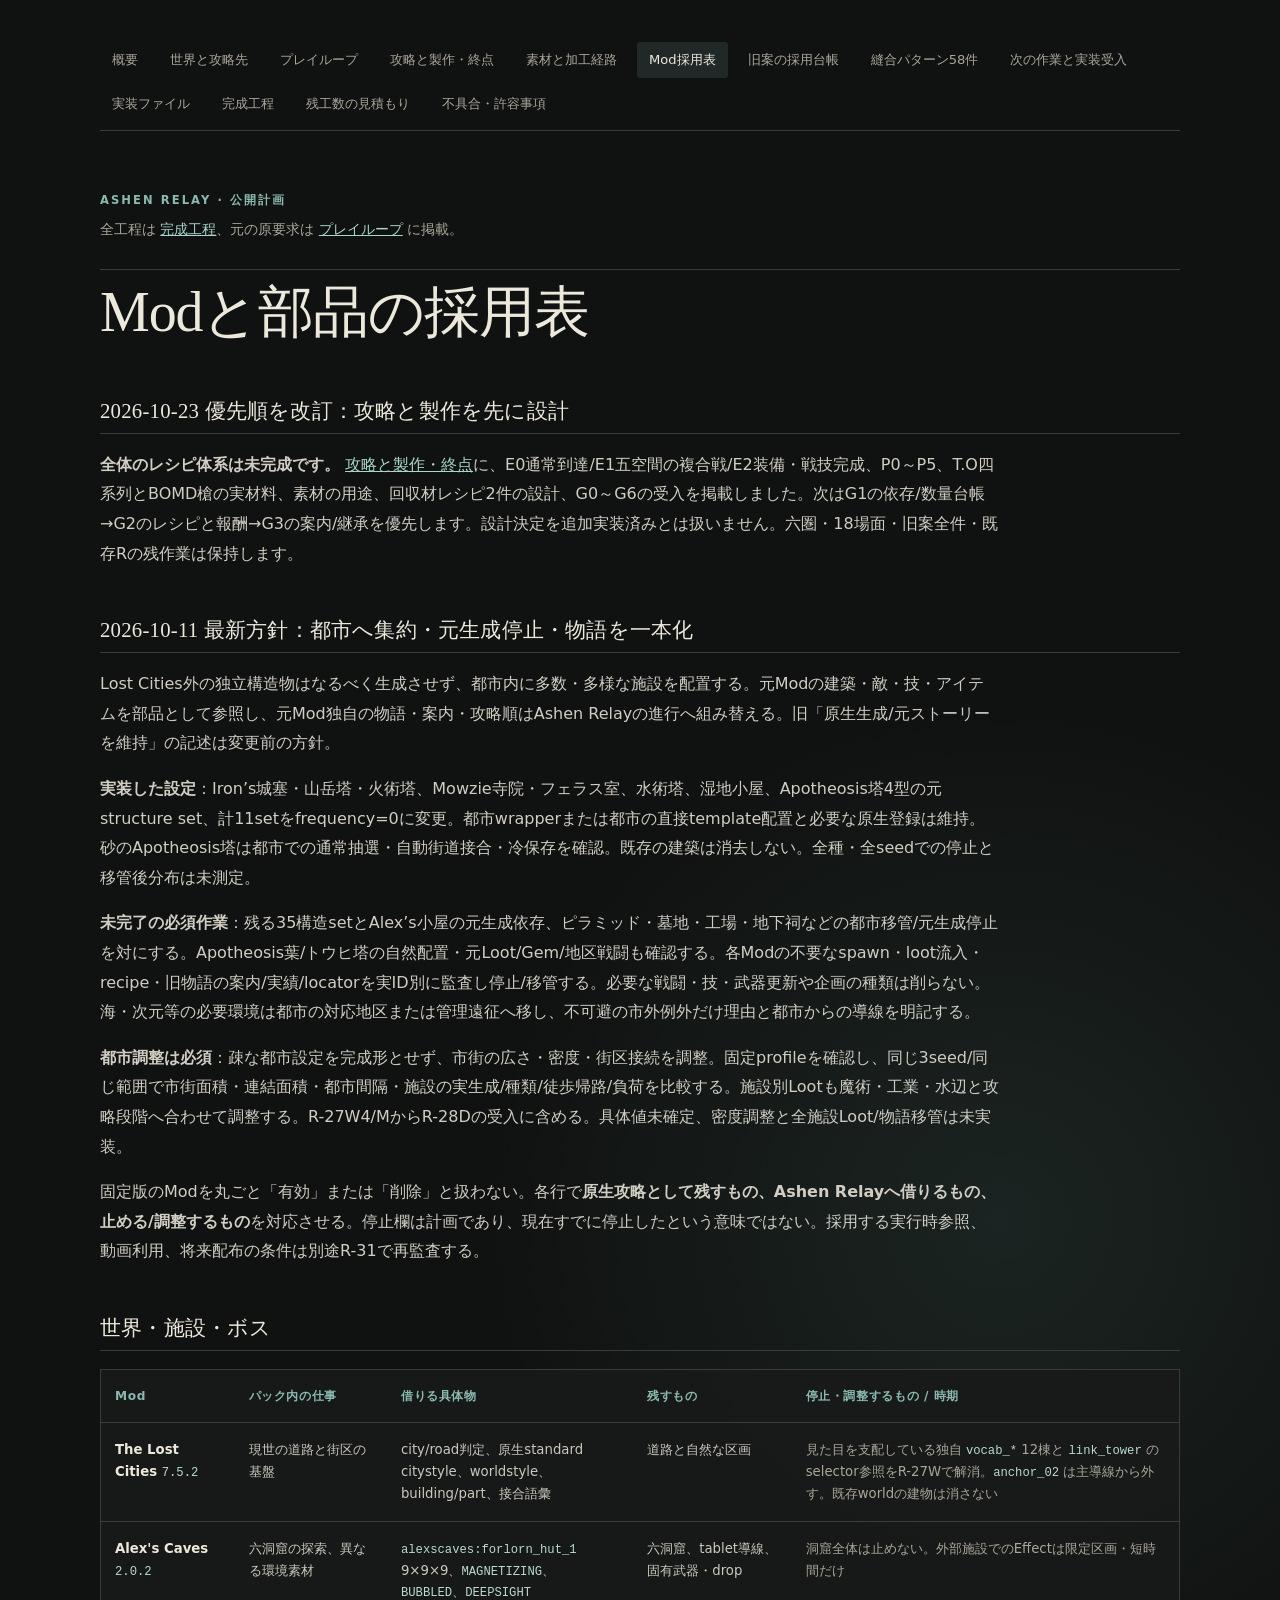
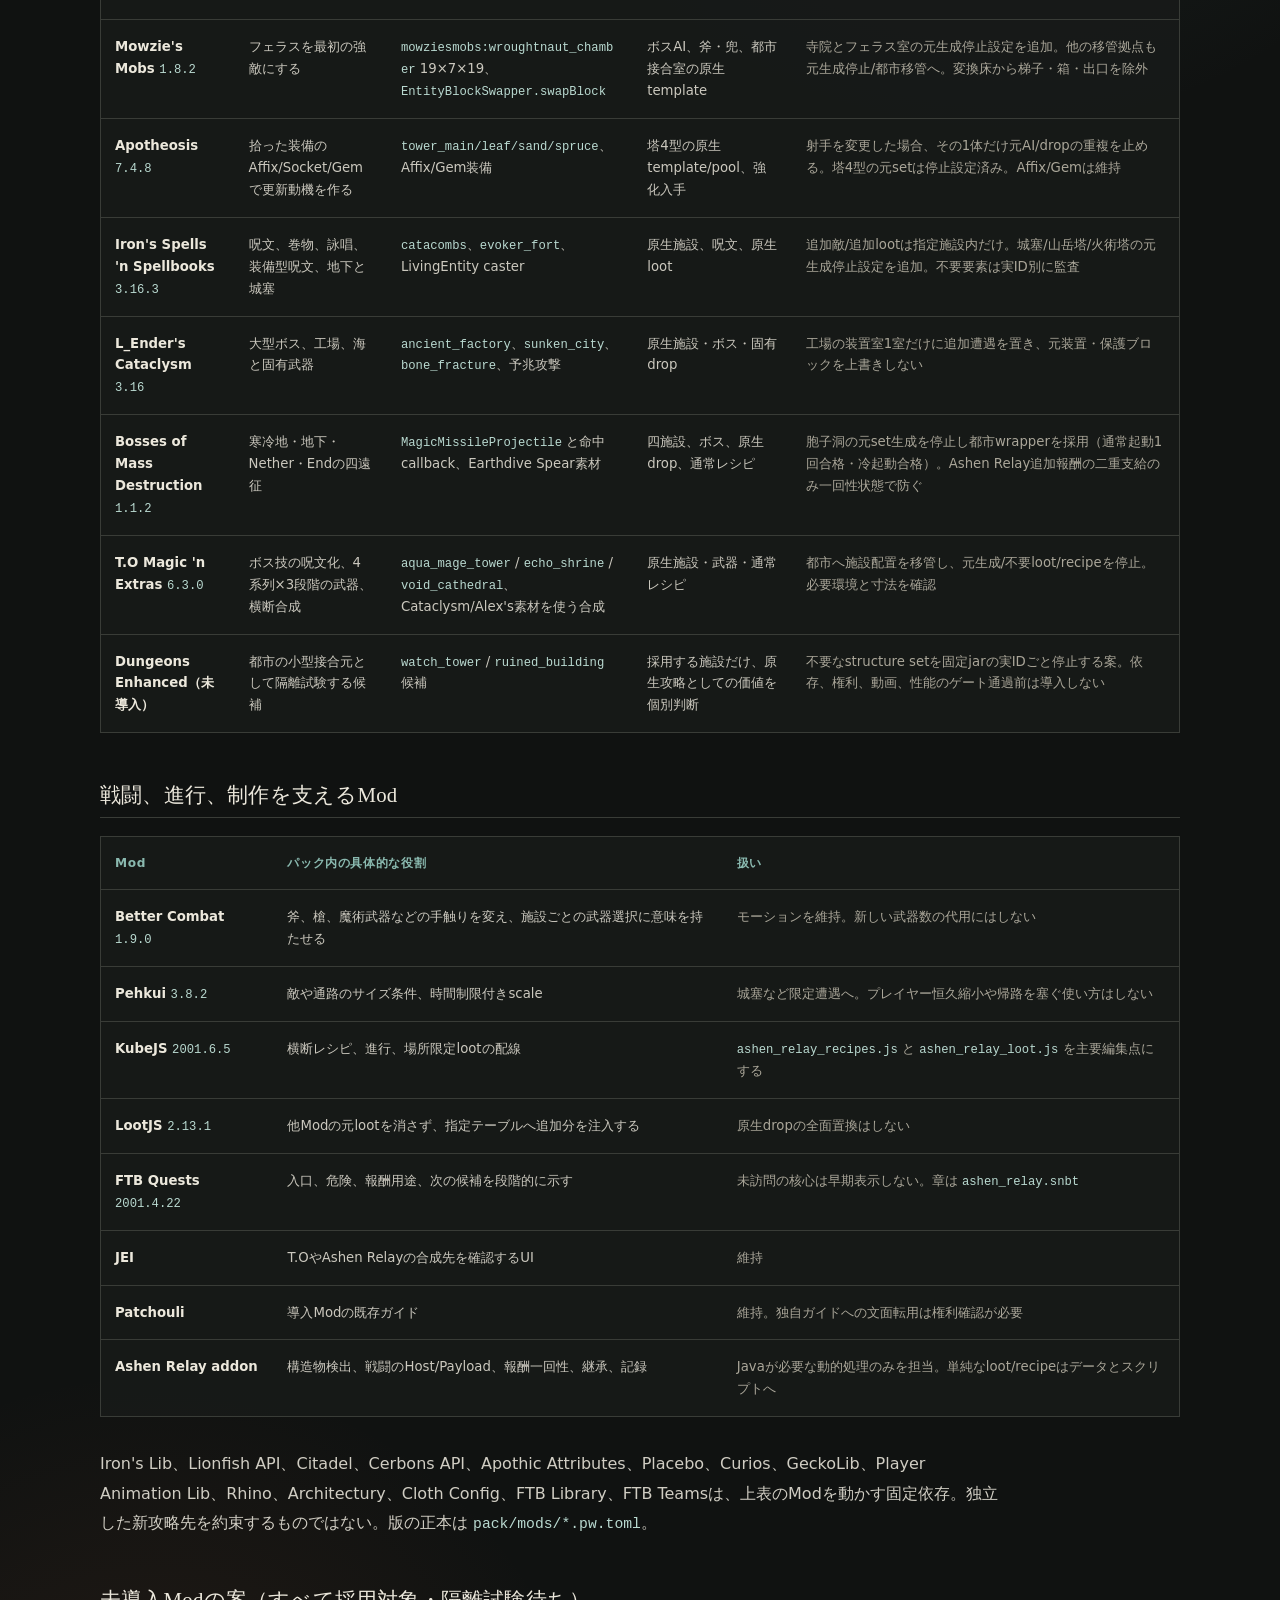
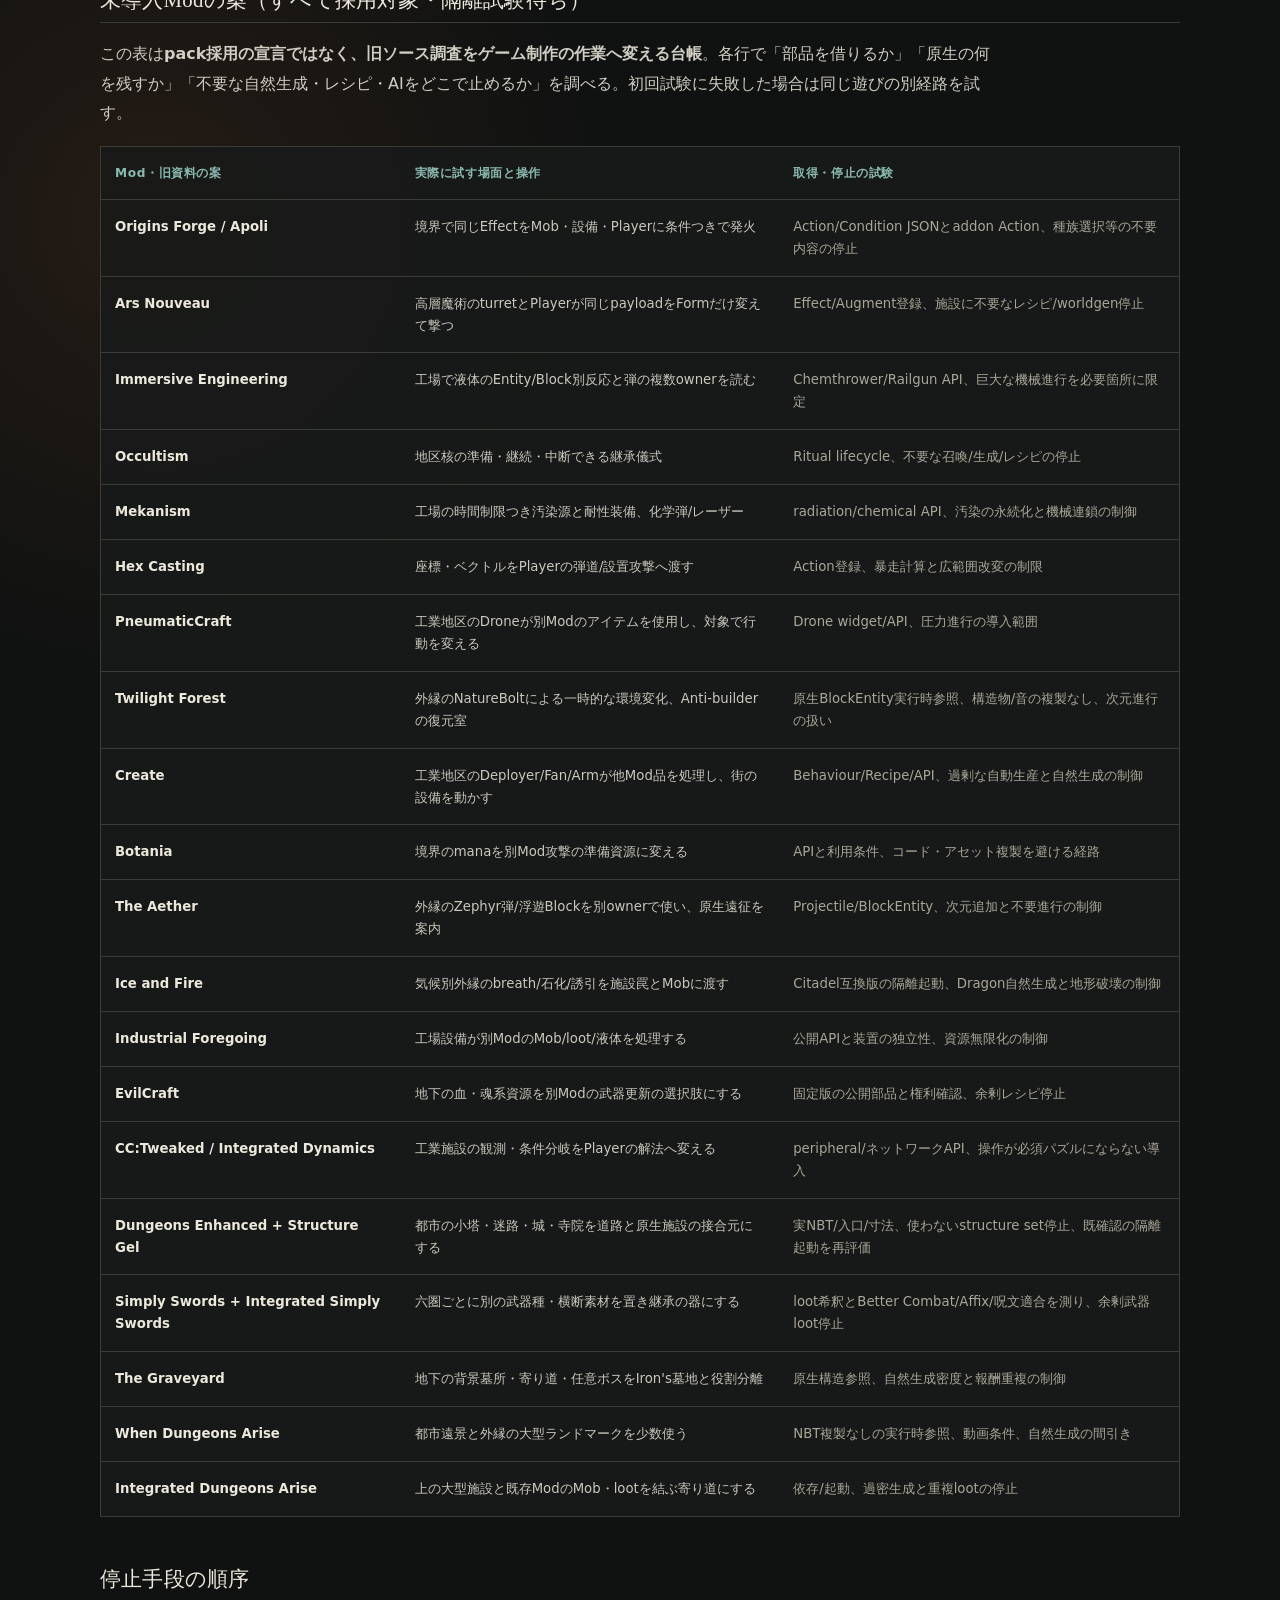
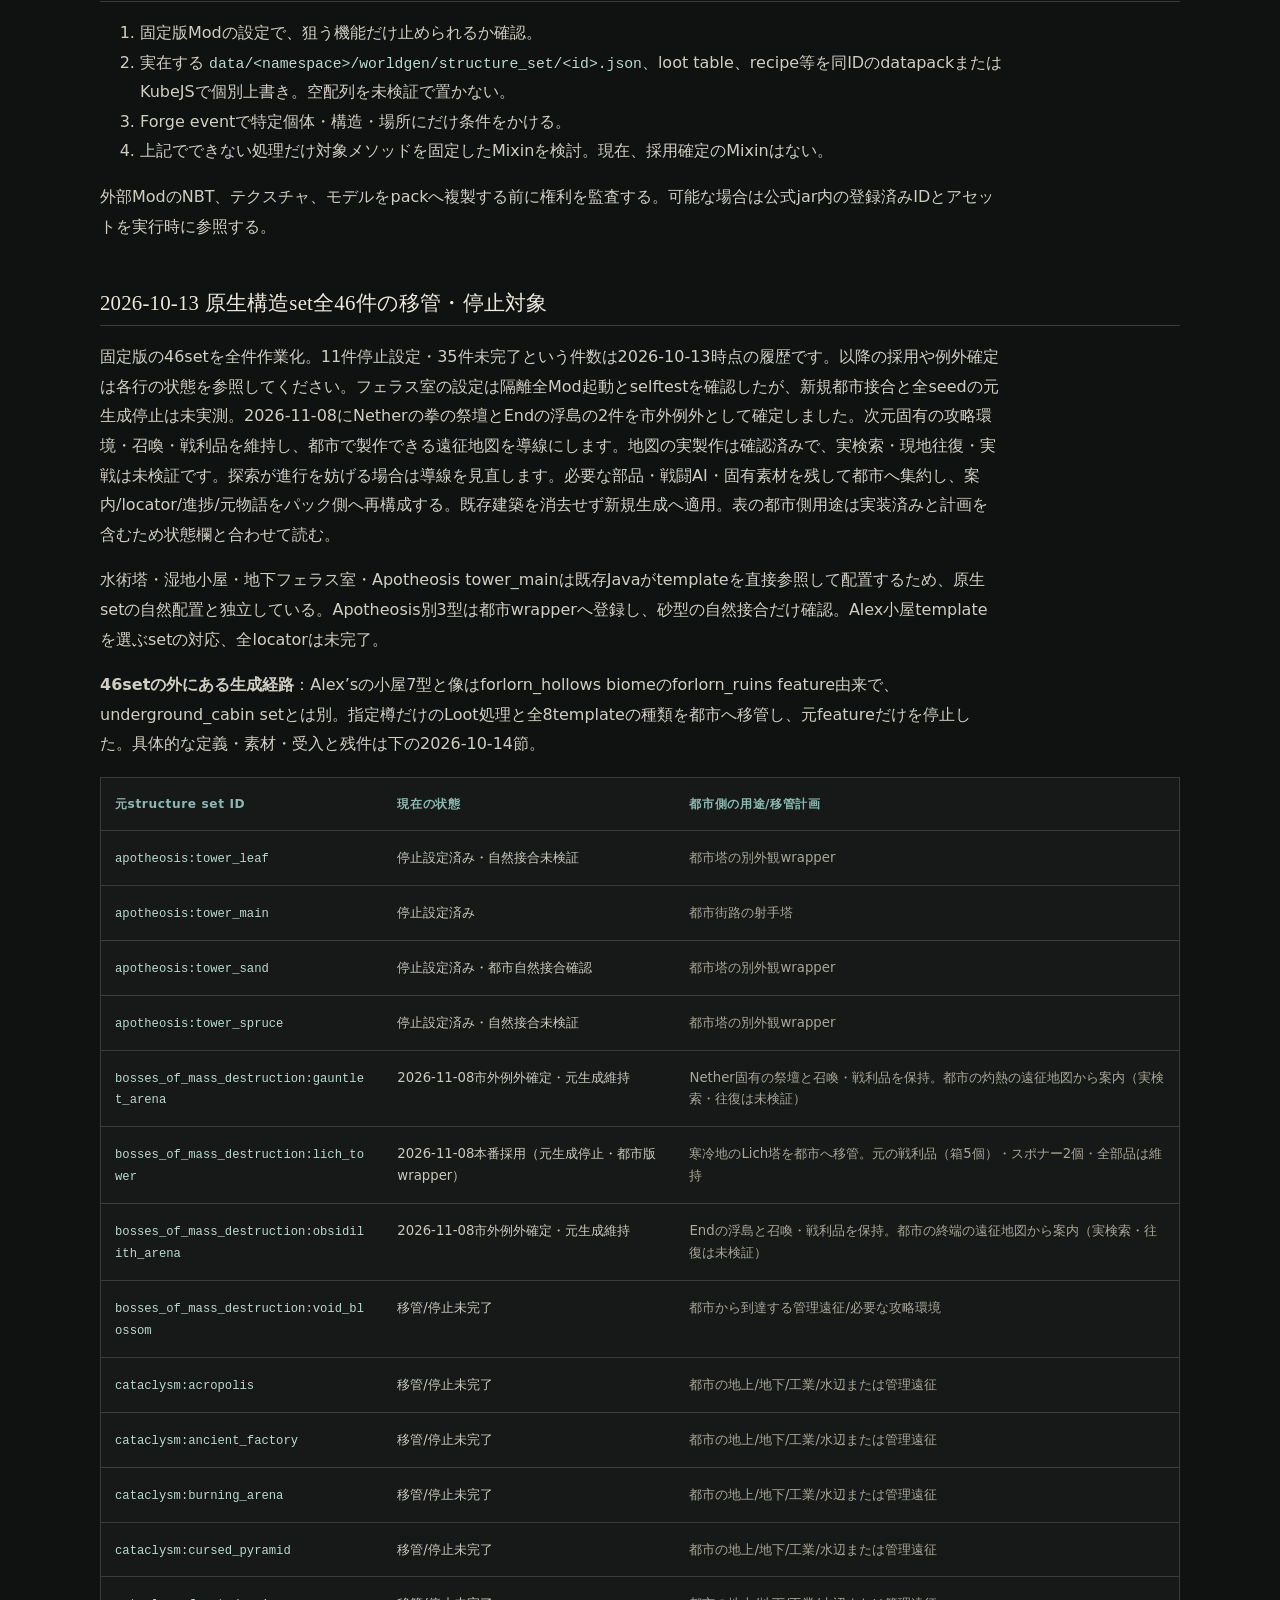
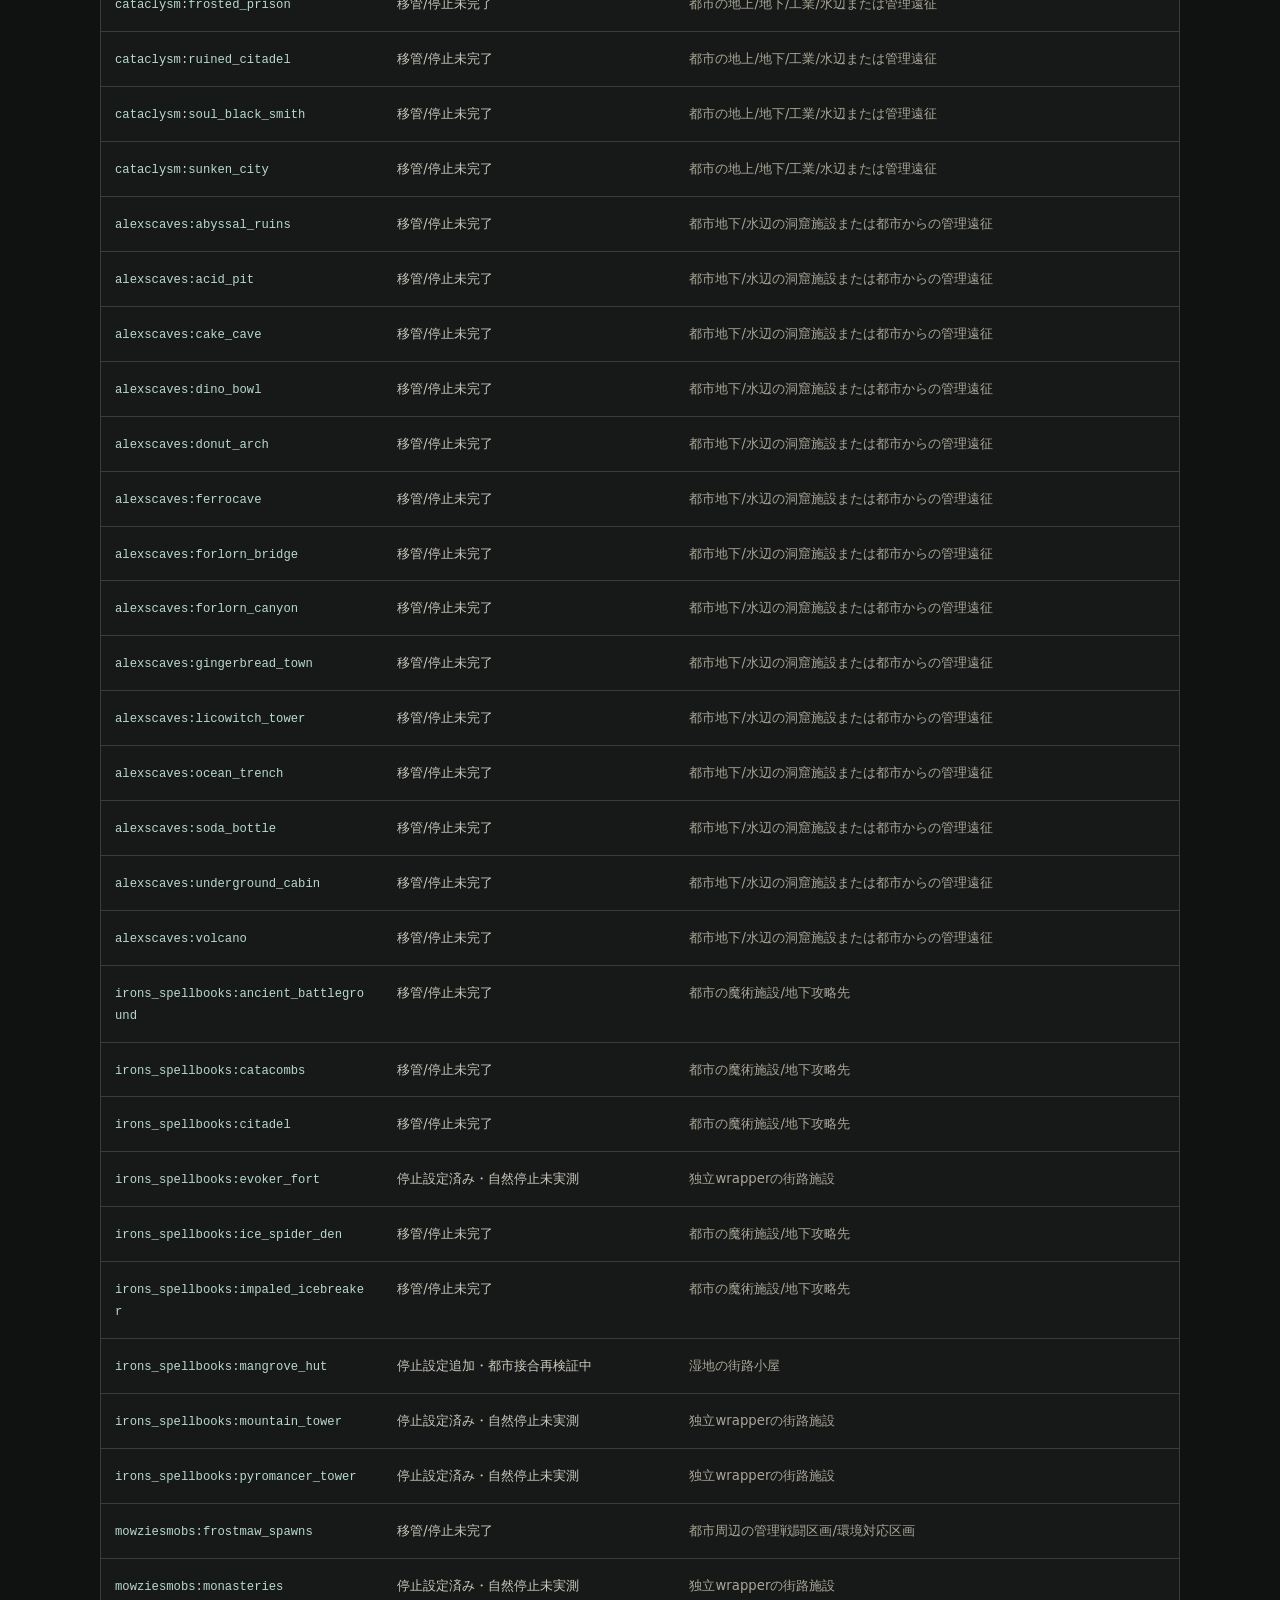
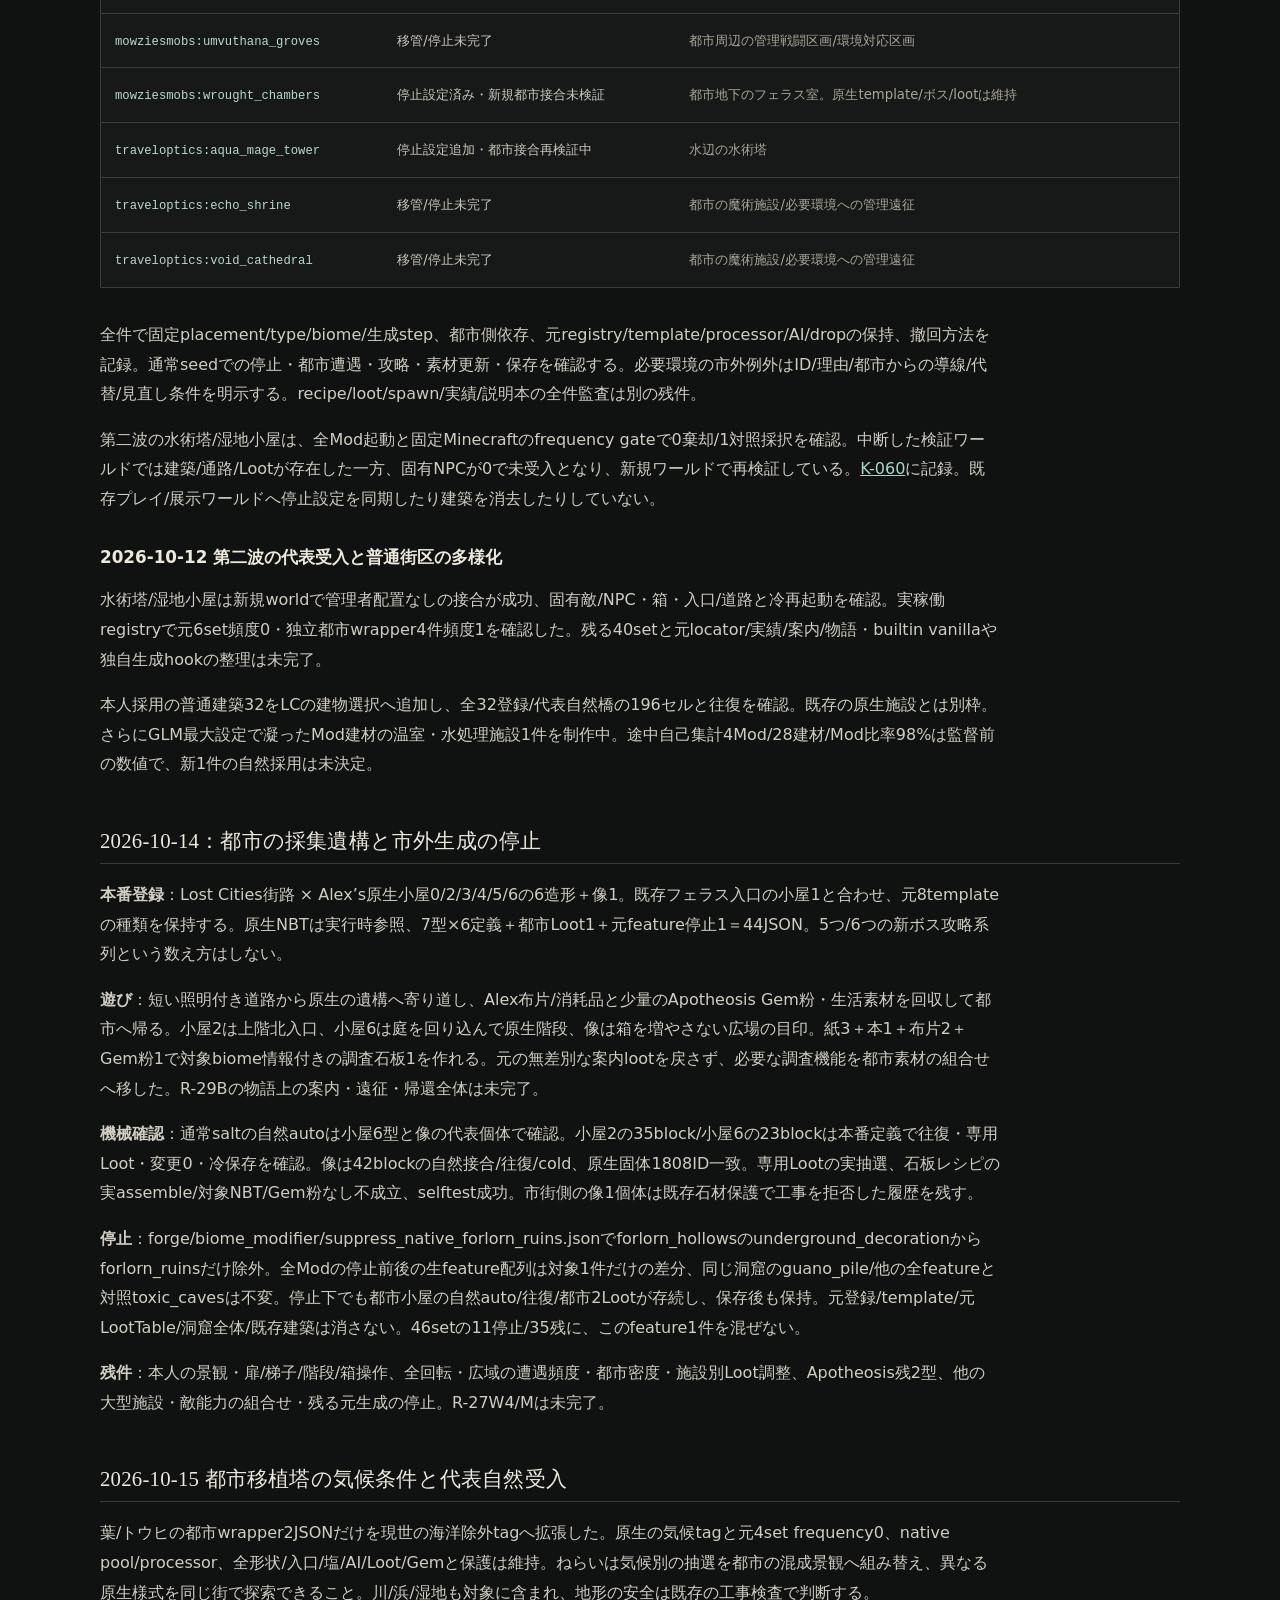
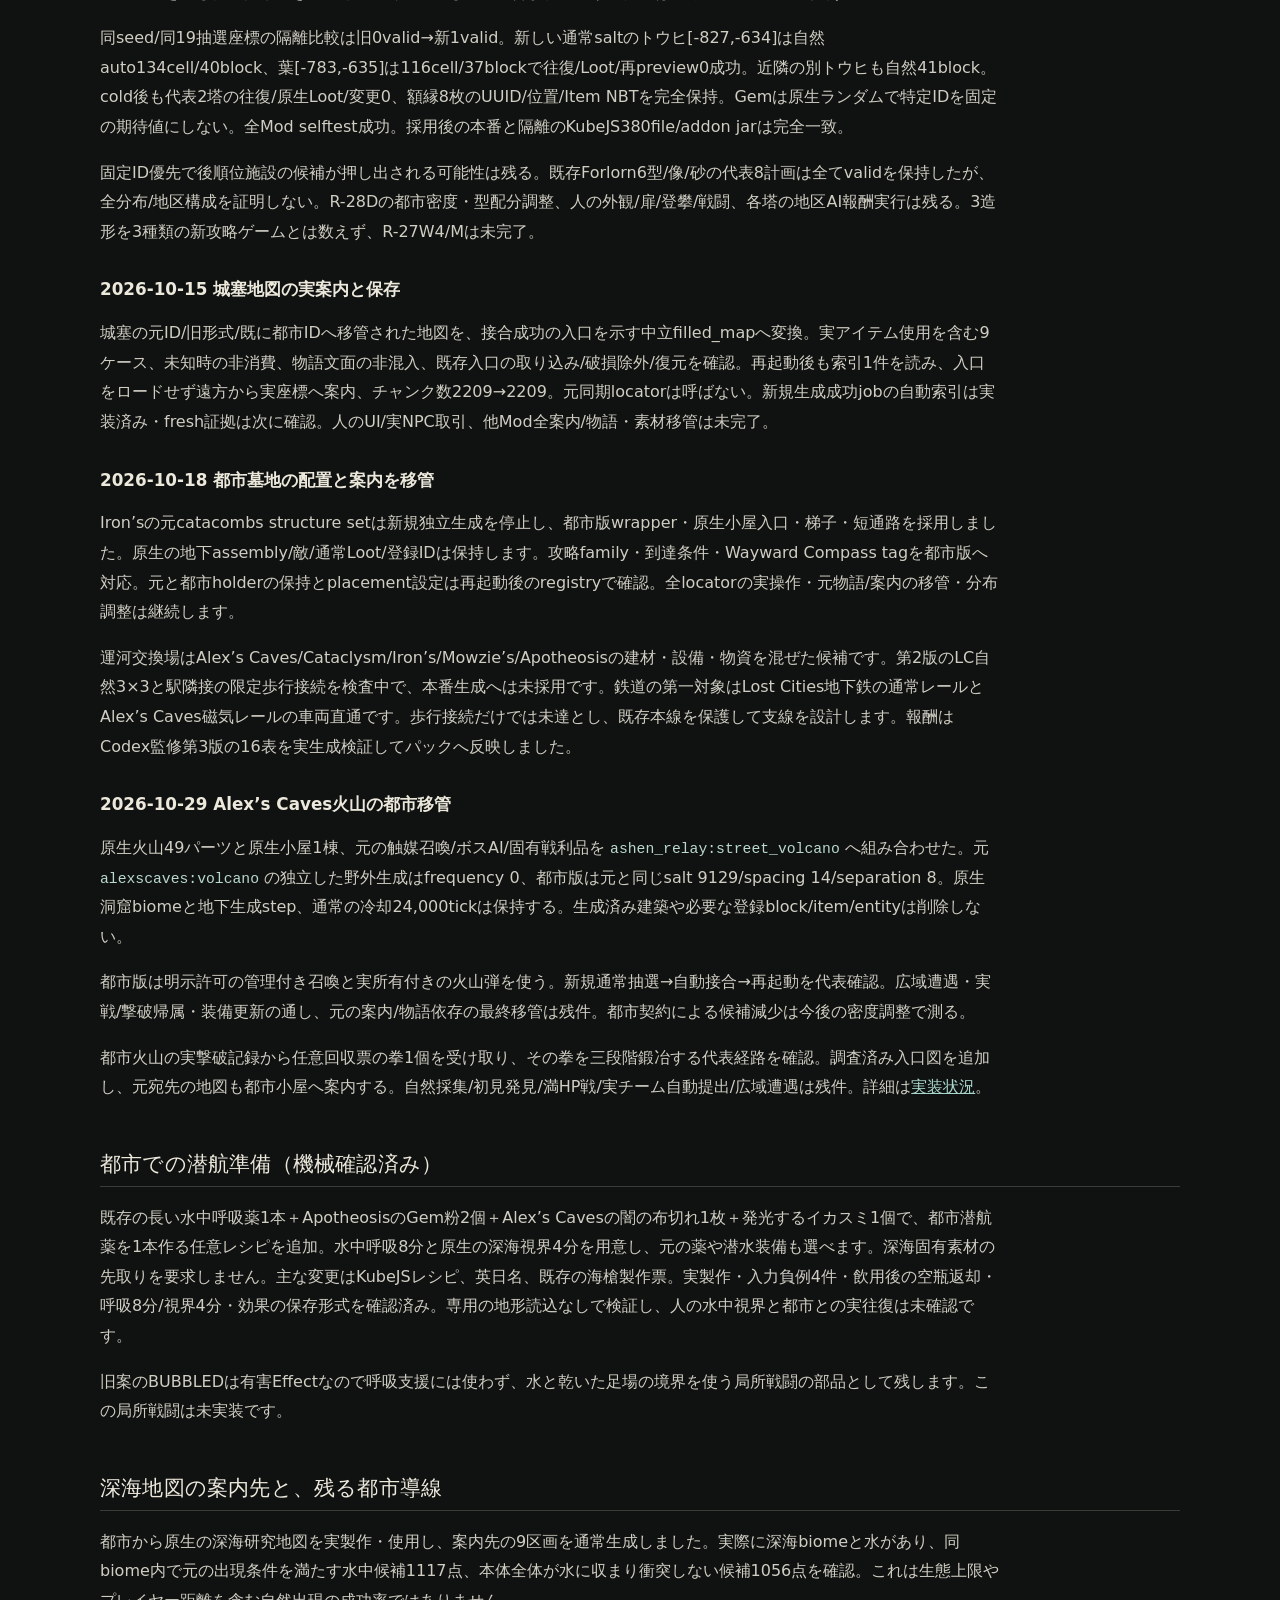
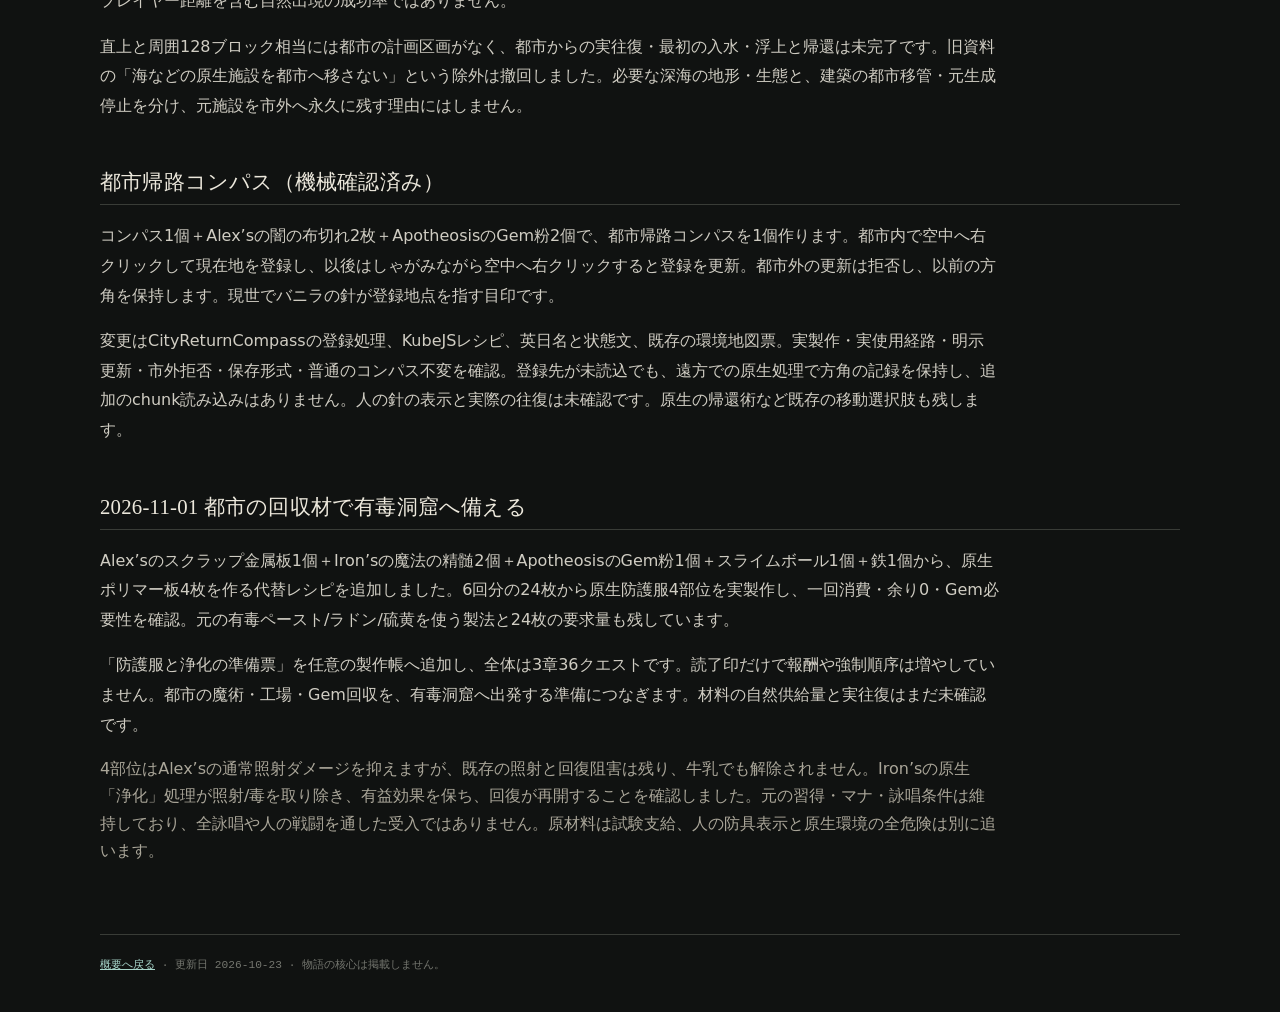
<file: mods.html>
<!doctype html>
<html lang="ja">
<head>
  <meta charset="utf-8">
  <meta name="viewport" content="width=device-width, initial-scale=1">
  <meta name="robots" content="noindex, nofollow, noarchive">
  <meta name="description" content="Ashen RelayのMod採用表。実装済み・計画・受入条件を区別して掲載。">
  <title>Mod採用表 — Ashen Relay</title>
  <link rel="stylesheet" href="style.css">
</head>
<body>
  <main>
    <nav class="site-nav" aria-label="サイト内のページ"><a href="index.html">概要</a><a href="world.html">世界と攻略先</a><a href="gameplay.html">プレイループ</a><a href="progression.html">攻略と製作・終点</a><a href="recipes.html">素材と加工経路</a><a href="mods.html" aria-current="page">Mod採用表</a><a href="ideas.html">旧案の採用台帳</a><a href="seams.html">縫合パターン58件</a><a href="delivery.html">次の作業と実装受入</a><a href="implementation.html">実装ファイル</a><a href="completion.html">完成工程</a><a href="estimate.html">残工数の見積もり</a><a href="known-issues.html">不具合・許容事項</a></nav>
    <header class="subpage-header"><p class="eyebrow">ASHEN RELAY · 公開計画</p><p class="subpage-lead">全工程は <a href="completion.html">完成工程</a>、元の原要求は <a href="gameplay.html">プレイループ</a> に掲載。</p></header>
    <article class="document"><h1>Modと部品の採用表</h1>
<h2>2026-10-23 優先順を改訂：攻略と製作を先に設計</h2>
<p><strong>全体のレシピ体系は未完成です。</strong> <a href="progression.html">攻略と製作・終点</a>に、E0通常到達/E1五空間の複合戦/E2装備・戦技完成、P0～P5、T.O四系列とBOMD槍の実材料、素材の用途、回収材レシピ2件の設計、G0～G6の受入を掲載しました。次はG1の依存/数量台帳→G2のレシピと報酬→G3の案内/継承を優先します。設計決定を追加実装済みとは扱いません。六圏・18場面・旧案全件・既存Rの残作業は保持します。</p>
<h2>2026-10-11 最新方針：都市へ集約・元生成停止・物語を一本化</h2>
<p>Lost Cities外の独立構造物はなるべく生成させず、都市内に多数・多様な施設を配置する。元Modの建築・敵・技・アイテムを部品として参照し、元Mod独自の物語・案内・攻略順はAshen Relayの進行へ組み替える。旧「原生生成/元ストーリーを維持」の記述は変更前の方針。</p>
<p><strong>実装した設定</strong>：Iron’s城塞・山岳塔・火術塔、Mowzie寺院・フェラス室、水術塔、湿地小屋、Apotheosis塔4型の元structure set、計11setをfrequency=0に変更。都市wrapperまたは都市の直接template配置と必要な原生登録は維持。砂のApotheosis塔は都市での通常抽選・自動街道接合・冷保存を確認。既存の建築は消去しない。全種・全seedでの停止と移管後分布は未測定。</p>
<p><strong>未完了の必須作業</strong>：残る35構造setとAlex’s小屋の元生成依存、ピラミッド・墓地・工場・地下祠などの都市移管/元生成停止を対にする。Apotheosis葉/トウヒ塔の自然配置・元Loot/Gem/地区戦闘も確認する。各Modの不要なspawn・loot流入・recipe・旧物語の案内/実績/locatorを実ID別に監査し停止/移管する。必要な戦闘・技・武器更新や企画の種類は削らない。海・次元等の必要環境は都市の対応地区または管理遠征へ移し、不可避の市外例外だけ理由と都市からの導線を明記する。</p>
<p><strong>都市調整は必須</strong>：疎な都市設定を完成形とせず、市街の広さ・密度・街区接続を調整。固定profileを確認し、同じ3seed/同じ範囲で市街面積・連結面積・都市間隔・施設の実生成/種類/徒歩帰路/負荷を比較する。施設別Lootも魔術・工業・水辺と攻略段階へ合わせて調整する。R-27W4/MからR-28Dの受入に含める。具体値未確定、密度調整と全施設Loot/物語移管は未実装。</p>
<p>固定版のModを丸ごと「有効」または「削除」と扱わない。各行で<strong>原生攻略として残すもの、Ashen Relayへ借りるもの、止める/調整するもの</strong>を対応させる。停止欄は計画であり、現在すでに停止したという意味ではない。採用する実行時参照、動画利用、将来配布の条件は別途R-31で再監査する。</p>
<h2>世界・施設・ボス</h2>
<table>
<thead>
<tr>
<th>Mod</th>
<th>パック内の仕事</th>
<th>借りる具体物</th>
<th>残すもの</th>
<th>停止・調整するもの / 時期</th>
</tr>
</thead>
<tbody>
<tr>
<td>The Lost Cities <code>7.5.2</code></td>
<td>現世の道路と街区の基盤</td>
<td>city/road判定、原生standard citystyle、worldstyle、building/part、接合語彙</td>
<td>道路と自然な区画</td>
<td>見た目を支配している独自 <code>vocab_*</code> 12棟と <code>link_tower</code> のselector参照をR-27Wで解消。<code>anchor_02</code> は主導線から外す。既存worldの建物は消さない</td>
</tr>
<tr>
<td>Alex's Caves <code>2.0.2</code></td>
<td>六洞窟の探索、異なる環境素材</td>
<td><code>alexscaves:forlorn_hut_1</code> 9×9×9、<code>MAGNETIZING</code>、<code>BUBBLED</code>、<code>DEEPSIGHT</code></td>
<td>六洞窟、tablet導線、固有武器・drop</td>
<td>洞窟全体は止めない。外部施設でのEffectは限定区画・短時間だけ</td>
</tr>
<tr>
<td>Mowzie's Mobs <code>1.8.2</code></td>
<td>フェラスを最初の強敵にする</td>
<td><code>mowziesmobs:wroughtnaut_chamber</code> 19×7×19、<code>EntityBlockSwapper.swapBlock</code></td>
<td>ボスAI、斧・兜、都市接合室の原生template</td>
<td>寺院とフェラス室の元生成停止設定を追加。他の移管拠点も元生成停止/都市移管へ。変換床から梯子・箱・出口を除外</td>
</tr>
<tr>
<td>Apotheosis <code>7.4.8</code></td>
<td>拾った装備のAffix/Socket/Gemで更新動機を作る</td>
<td><code>tower_main/leaf/sand/spruce</code>、Affix/Gem装備</td>
<td>塔4型の原生template/pool、強化入手</td>
<td>射手を変更した場合、その1体だけ元AI/dropの重複を止める。塔4型の元setは停止設定済み。Affix/Gemは維持</td>
</tr>
<tr>
<td>Iron's Spells 'n Spellbooks <code>3.16.3</code></td>
<td>呪文、巻物、詠唱、装備型呪文、地下と城塞</td>
<td><code>catacombs</code>、<code>evoker_fort</code>、LivingEntity caster</td>
<td>原生施設、呪文、原生loot</td>
<td>追加敵/追加lootは指定施設内だけ。城塞/山岳塔/火術塔の元生成停止設定を追加。不要要素は実ID別に監査</td>
</tr>
<tr>
<td>L_Ender's Cataclysm <code>3.16</code></td>
<td>大型ボス、工場、海と固有武器</td>
<td><code>ancient_factory</code>、<code>sunken_city</code>、<code>bone_fracture</code>、予兆攻撃</td>
<td>原生施設・ボス・固有drop</td>
<td>工場の装置室1室だけに追加遭遇を置き、元装置・保護ブロックを上書きしない</td>
</tr>
<tr>
<td>Bosses of Mass Destruction <code>1.1.2</code></td>
<td>寒冷地・地下・Nether・Endの四遠征</td>
<td><code>MagicMissileProjectile</code> と命中callback、Earthdive Spear素材</td>
<td>四施設、ボス、原生drop、通常レシピ</td>
<td>胞子洞の元set生成を停止し都市wrapperを採用（通常起動1回合格・冷起動合格）。Ashen Relay追加報酬の二重支給のみ一回性状態で防ぐ</td>
</tr>
<tr>
<td>T.O Magic 'n Extras <code>6.3.0</code></td>
<td>ボス技の呪文化、4系列×3段階の武器、横断合成</td>
<td><code>aqua_mage_tower</code> / <code>echo_shrine</code> / <code>void_cathedral</code>、Cataclysm/Alex's素材を使う合成</td>
<td>原生施設・武器・通常レシピ</td>
<td>都市へ施設配置を移管し、元生成/不要loot/recipeを停止。必要環境と寸法を確認</td>
</tr>
<tr>
<td>Dungeons Enhanced（未導入）</td>
<td>都市の小型接合元として隔離試験する候補</td>
<td><code>watch_tower</code> / <code>ruined_building</code> 候補</td>
<td>採用する施設だけ、原生攻略としての価値を個別判断</td>
<td>不要なstructure setを固定jarの実IDごと停止する案。依存、権利、動画、性能のゲート通過前は導入しない</td>
</tr>
</tbody>
</table>
<h2>戦闘、進行、制作を支えるMod</h2>
<table>
<thead>
<tr>
<th>Mod</th>
<th>パック内の具体的な役割</th>
<th>扱い</th>
</tr>
</thead>
<tbody>
<tr>
<td>Better Combat <code>1.9.0</code></td>
<td>斧、槍、魔術武器などの手触りを変え、施設ごとの武器選択に意味を持たせる</td>
<td>モーションを維持。新しい武器数の代用にはしない</td>
</tr>
<tr>
<td>Pehkui <code>3.8.2</code></td>
<td>敵や通路のサイズ条件、時間制限付きscale</td>
<td>城塞など限定遭遇へ。プレイヤー恒久縮小や帰路を塞ぐ使い方はしない</td>
</tr>
<tr>
<td>KubeJS <code>2001.6.5</code></td>
<td>横断レシピ、進行、場所限定lootの配線</td>
<td><code>ashen_relay_recipes.js</code> と <code>ashen_relay_loot.js</code> を主要編集点にする</td>
</tr>
<tr>
<td>LootJS <code>2.13.1</code></td>
<td>他Modの元lootを消さず、指定テーブルへ追加分を注入する</td>
<td>原生dropの全面置換はしない</td>
</tr>
<tr>
<td>FTB Quests <code>2001.4.22</code></td>
<td>入口、危険、報酬用途、次の候補を段階的に示す</td>
<td>未訪問の核心は早期表示しない。章は <code>ashen_relay.snbt</code></td>
</tr>
<tr>
<td>JEI</td>
<td>T.OやAshen Relayの合成先を確認するUI</td>
<td>維持</td>
</tr>
<tr>
<td>Patchouli</td>
<td>導入Modの既存ガイド</td>
<td>維持。独自ガイドへの文面転用は権利確認が必要</td>
</tr>
<tr>
<td>Ashen Relay addon</td>
<td>構造物検出、戦闘のHost/Payload、報酬一回性、継承、記録</td>
<td>Javaが必要な動的処理のみを担当。単純なloot/recipeはデータとスクリプトへ</td>
</tr>
</tbody>
</table>
<p>Iron's Lib、Lionfish API、Citadel、Cerbons API、Apothic Attributes、Placebo、Curios、GeckoLib、Player Animation Lib、Rhino、Architectury、Cloth Config、FTB Library、FTB Teamsは、上表のModを動かす固定依存。独立した新攻略先を約束するものではない。版の正本は <code>pack/mods/*.pw.toml</code>。</p>
<h2>未導入Modの案（すべて採用対象・隔離試験待ち）</h2>
<p>この表は<strong>pack採用の宣言ではなく、旧ソース調査をゲーム制作の作業へ変える台帳</strong>。各行で「部品を借りるか」「原生の何を残すか」「不要な自然生成・レシピ・AIをどこで止めるか」を調べる。初回試験に失敗した場合は同じ遊びの別経路を試す。</p>
<table>
<thead>
<tr>
<th>Mod・旧資料の案</th>
<th>実際に試す場面と操作</th>
<th>取得・停止の試験</th>
</tr>
</thead>
<tbody>
<tr>
<td>Origins Forge / Apoli</td>
<td>境界で同じEffectをMob・設備・Playerに条件つきで発火</td>
<td>Action/Condition JSONとaddon Action、種族選択等の不要内容の停止</td>
</tr>
<tr>
<td>Ars Nouveau</td>
<td>高層魔術のturretとPlayerが同じpayloadをFormだけ変えて撃つ</td>
<td>Effect/Augment登録、施設に不要なレシピ/worldgen停止</td>
</tr>
<tr>
<td>Immersive Engineering</td>
<td>工場で液体のEntity/Block別反応と弾の複数ownerを読む</td>
<td>Chemthrower/Railgun API、巨大な機械進行を必要箇所に限定</td>
</tr>
<tr>
<td>Occultism</td>
<td>地区核の準備・継続・中断できる継承儀式</td>
<td>Ritual lifecycle、不要な召喚/生成/レシピの停止</td>
</tr>
<tr>
<td>Mekanism</td>
<td>工場の時間制限つき汚染源と耐性装備、化学弾/レーザー</td>
<td>radiation/chemical API、汚染の永続化と機械連鎖の制御</td>
</tr>
<tr>
<td>Hex Casting</td>
<td>座標・ベクトルをPlayerの弾道/設置攻撃へ渡す</td>
<td>Action登録、暴走計算と広範囲改変の制限</td>
</tr>
<tr>
<td>PneumaticCraft</td>
<td>工業地区のDroneが別Modのアイテムを使用し、対象で行動を変える</td>
<td>Drone widget/API、圧力進行の導入範囲</td>
</tr>
<tr>
<td>Twilight Forest</td>
<td>外縁のNatureBoltによる一時的な環境変化、Anti-builderの復元室</td>
<td>原生BlockEntity実行時参照、構造物/音の複製なし、次元進行の扱い</td>
</tr>
<tr>
<td>Create</td>
<td>工業地区のDeployer/Fan/Armが他Mod品を処理し、街の設備を動かす</td>
<td>Behaviour/Recipe/API、過剰な自動生産と自然生成の制御</td>
</tr>
<tr>
<td>Botania</td>
<td>境界のmanaを別Mod攻撃の準備資源に変える</td>
<td>APIと利用条件、コード・アセット複製を避ける経路</td>
</tr>
<tr>
<td>The Aether</td>
<td>外縁のZephyr弾/浮遊Blockを別ownerで使い、原生遠征を案内</td>
<td>Projectile/BlockEntity、次元追加と不要進行の制御</td>
</tr>
<tr>
<td>Ice and Fire</td>
<td>気候別外縁のbreath/石化/誘引を施設罠とMobに渡す</td>
<td>Citadel互換版の隔離起動、Dragon自然生成と地形破壊の制御</td>
</tr>
<tr>
<td>Industrial Foregoing</td>
<td>工場設備が別ModのMob/loot/液体を処理する</td>
<td>公開APIと装置の独立性、資源無限化の制御</td>
</tr>
<tr>
<td>EvilCraft</td>
<td>地下の血・魂系資源を別Modの武器更新の選択肢にする</td>
<td>固定版の公開部品と権利確認、余剰レシピ停止</td>
</tr>
<tr>
<td>CC:Tweaked / Integrated Dynamics</td>
<td>工業施設の観測・条件分岐をPlayerの解法へ変える</td>
<td>peripheral/ネットワークAPI、操作が必須パズルにならない導入</td>
</tr>
<tr>
<td>Dungeons Enhanced + Structure Gel</td>
<td>都市の小塔・迷路・城・寺院を道路と原生施設の接合元にする</td>
<td>実NBT/入口/寸法、使わないstructure set停止、既確認の隔離起動を再評価</td>
</tr>
<tr>
<td>Simply Swords + Integrated Simply Swords</td>
<td>六圏ごとに別の武器種・横断素材を置き継承の器にする</td>
<td>loot希釈とBetter Combat/Affix/呪文適合を測り、余剰武器loot停止</td>
</tr>
<tr>
<td>The Graveyard</td>
<td>地下の背景墓所・寄り道・任意ボスをIron's墓地と役割分離</td>
<td>原生構造参照、自然生成密度と報酬重複の制御</td>
</tr>
<tr>
<td>When Dungeons Arise</td>
<td>都市遠景と外縁の大型ランドマークを少数使う</td>
<td>NBT複製なしの実行時参照、動画条件、自然生成の間引き</td>
</tr>
<tr>
<td>Integrated Dungeons Arise</td>
<td>上の大型施設と既存ModのMob・lootを結ぶ寄り道にする</td>
<td>依存/起動、過密生成と重複lootの停止</td>
</tr>
</tbody>
</table>
<h2>停止手段の順序</h2>
<ol>
<li>固定版Modの設定で、狙う機能だけ止められるか確認。</li>
<li>実在する <code>data/&lt;namespace&gt;/worldgen/structure_set/&lt;id&gt;.json</code>、loot table、recipe等を同IDのdatapackまたはKubeJSで個別上書き。空配列を未検証で置かない。</li>
<li>Forge eventで特定個体・構造・場所にだけ条件をかける。</li>
<li>上記でできない処理だけ対象メソッドを固定したMixinを検討。現在、採用確定のMixinはない。</li>
</ol>
<p>外部ModのNBT、テクスチャ、モデルをpackへ複製する前に権利を監査する。可能な場合は公式jar内の登録済みIDとアセットを実行時に参照する。</p>
<h2>2026-10-13 原生構造set全46件の移管・停止対象</h2>
<p>固定版の46setを全件作業化。11件停止設定・35件未完了という件数は2026-10-13時点の履歴です。以降の採用や例外確定は各行の状態を参照してください。フェラス室の設定は隔離全Mod起動とselftestを確認したが、新規都市接合と全seedの元生成停止は未実測。2026-11-08にNetherの拳の祭壇とEndの浮島の2件を市外例外として確定しました。次元固有の攻略環境・召喚・戦利品を維持し、都市で製作できる遠征地図を導線にします。地図の実製作は確認済みで、実検索・現地往復・実戦は未検証です。探索が進行を妨げる場合は導線を見直します。必要な部品・戦闘AI・固有素材を残して都市へ集約し、案内/locator/進捗/元物語をパック側へ再構成する。既存建築を消去せず新規生成へ適用。表の都市側用途は実装済みと計画を含むため状態欄と合わせて読む。</p>
<p>水術塔・湿地小屋・地下フェラス室・Apotheosis tower_mainは既存Javaがtemplateを直接参照して配置するため、原生setの自然配置と独立している。Apotheosis別3型は都市wrapperへ登録し、砂型の自然接合だけ確認。Alex小屋templateを選ぶsetの対応、全locatorは未完了。</p>
<p><strong>46setの外にある生成経路</strong>：Alex’sの小屋7型と像はforlorn_hollows biomeのforlorn_ruins feature由来で、underground_cabin setとは別。指定樽だけのLoot処理と全8templateの種類を都市へ移管し、元featureだけを停止した。具体的な定義・素材・受入と残件は下の2026-10-14節。</p>
<table>
<thead>
<tr>
<th>元structure set ID</th>
<th>現在の状態</th>
<th>都市側の用途/移管計画</th>
</tr>
</thead>
<tbody>
<tr>
<td><code>apotheosis:tower_leaf</code></td>
<td>停止設定済み・自然接合未検証</td>
<td>都市塔の別外観wrapper</td>
</tr>
<tr>
<td><code>apotheosis:tower_main</code></td>
<td>停止設定済み</td>
<td>都市街路の射手塔</td>
</tr>
<tr>
<td><code>apotheosis:tower_sand</code></td>
<td>停止設定済み・都市自然接合確認</td>
<td>都市塔の別外観wrapper</td>
</tr>
<tr>
<td><code>apotheosis:tower_spruce</code></td>
<td>停止設定済み・自然接合未検証</td>
<td>都市塔の別外観wrapper</td>
</tr>
<tr>
<td><code>bosses_of_mass_destruction:gauntlet_arena</code></td>
<td>2026-11-08市外例外確定・元生成維持</td>
<td>Nether固有の祭壇と召喚・戦利品を保持。都市の灼熱の遠征地図から案内（実検索・往復は未検証）</td>
</tr>
<tr>
<td><code>bosses_of_mass_destruction:lich_tower</code></td>
<td>2026-11-08本番採用（元生成停止・都市版wrapper）</td>
<td>寒冷地のLich塔を都市へ移管。元の戦利品（箱5個）・スポナー2個・全部品は維持</td>
</tr>
<tr>
<td><code>bosses_of_mass_destruction:obsidilith_arena</code></td>
<td>2026-11-08市外例外確定・元生成維持</td>
<td>Endの浮島と召喚・戦利品を保持。都市の終端の遠征地図から案内（実検索・往復は未検証）</td>
</tr>
<tr>
<td><code>bosses_of_mass_destruction:void_blossom</code></td>
<td>移管/停止未完了</td>
<td>都市から到達する管理遠征/必要な攻略環境</td>
</tr>
<tr>
<td><code>cataclysm:acropolis</code></td>
<td>移管/停止未完了</td>
<td>都市の地上/地下/工業/水辺または管理遠征</td>
</tr>
<tr>
<td><code>cataclysm:ancient_factory</code></td>
<td>移管/停止未完了</td>
<td>都市の地上/地下/工業/水辺または管理遠征</td>
</tr>
<tr>
<td><code>cataclysm:burning_arena</code></td>
<td>移管/停止未完了</td>
<td>都市の地上/地下/工業/水辺または管理遠征</td>
</tr>
<tr>
<td><code>cataclysm:cursed_pyramid</code></td>
<td>移管/停止未完了</td>
<td>都市の地上/地下/工業/水辺または管理遠征</td>
</tr>
<tr>
<td><code>cataclysm:frosted_prison</code></td>
<td>移管/停止未完了</td>
<td>都市の地上/地下/工業/水辺または管理遠征</td>
</tr>
<tr>
<td><code>cataclysm:ruined_citadel</code></td>
<td>移管/停止未完了</td>
<td>都市の地上/地下/工業/水辺または管理遠征</td>
</tr>
<tr>
<td><code>cataclysm:soul_black_smith</code></td>
<td>移管/停止未完了</td>
<td>都市の地上/地下/工業/水辺または管理遠征</td>
</tr>
<tr>
<td><code>cataclysm:sunken_city</code></td>
<td>移管/停止未完了</td>
<td>都市の地上/地下/工業/水辺または管理遠征</td>
</tr>
<tr>
<td><code>alexscaves:abyssal_ruins</code></td>
<td>移管/停止未完了</td>
<td>都市地下/水辺の洞窟施設または都市からの管理遠征</td>
</tr>
<tr>
<td><code>alexscaves:acid_pit</code></td>
<td>移管/停止未完了</td>
<td>都市地下/水辺の洞窟施設または都市からの管理遠征</td>
</tr>
<tr>
<td><code>alexscaves:cake_cave</code></td>
<td>移管/停止未完了</td>
<td>都市地下/水辺の洞窟施設または都市からの管理遠征</td>
</tr>
<tr>
<td><code>alexscaves:dino_bowl</code></td>
<td>移管/停止未完了</td>
<td>都市地下/水辺の洞窟施設または都市からの管理遠征</td>
</tr>
<tr>
<td><code>alexscaves:donut_arch</code></td>
<td>移管/停止未完了</td>
<td>都市地下/水辺の洞窟施設または都市からの管理遠征</td>
</tr>
<tr>
<td><code>alexscaves:ferrocave</code></td>
<td>移管/停止未完了</td>
<td>都市地下/水辺の洞窟施設または都市からの管理遠征</td>
</tr>
<tr>
<td><code>alexscaves:forlorn_bridge</code></td>
<td>移管/停止未完了</td>
<td>都市地下/水辺の洞窟施設または都市からの管理遠征</td>
</tr>
<tr>
<td><code>alexscaves:forlorn_canyon</code></td>
<td>移管/停止未完了</td>
<td>都市地下/水辺の洞窟施設または都市からの管理遠征</td>
</tr>
<tr>
<td><code>alexscaves:gingerbread_town</code></td>
<td>移管/停止未完了</td>
<td>都市地下/水辺の洞窟施設または都市からの管理遠征</td>
</tr>
<tr>
<td><code>alexscaves:licowitch_tower</code></td>
<td>移管/停止未完了</td>
<td>都市地下/水辺の洞窟施設または都市からの管理遠征</td>
</tr>
<tr>
<td><code>alexscaves:ocean_trench</code></td>
<td>移管/停止未完了</td>
<td>都市地下/水辺の洞窟施設または都市からの管理遠征</td>
</tr>
<tr>
<td><code>alexscaves:soda_bottle</code></td>
<td>移管/停止未完了</td>
<td>都市地下/水辺の洞窟施設または都市からの管理遠征</td>
</tr>
<tr>
<td><code>alexscaves:underground_cabin</code></td>
<td>移管/停止未完了</td>
<td>都市地下/水辺の洞窟施設または都市からの管理遠征</td>
</tr>
<tr>
<td><code>alexscaves:volcano</code></td>
<td>移管/停止未完了</td>
<td>都市地下/水辺の洞窟施設または都市からの管理遠征</td>
</tr>
<tr>
<td><code>irons_spellbooks:ancient_battleground</code></td>
<td>移管/停止未完了</td>
<td>都市の魔術施設/地下攻略先</td>
</tr>
<tr>
<td><code>irons_spellbooks:catacombs</code></td>
<td>移管/停止未完了</td>
<td>都市の魔術施設/地下攻略先</td>
</tr>
<tr>
<td><code>irons_spellbooks:citadel</code></td>
<td>移管/停止未完了</td>
<td>都市の魔術施設/地下攻略先</td>
</tr>
<tr>
<td><code>irons_spellbooks:evoker_fort</code></td>
<td>停止設定済み・自然停止未実測</td>
<td>独立wrapperの街路施設</td>
</tr>
<tr>
<td><code>irons_spellbooks:ice_spider_den</code></td>
<td>移管/停止未完了</td>
<td>都市の魔術施設/地下攻略先</td>
</tr>
<tr>
<td><code>irons_spellbooks:impaled_icebreaker</code></td>
<td>移管/停止未完了</td>
<td>都市の魔術施設/地下攻略先</td>
</tr>
<tr>
<td><code>irons_spellbooks:mangrove_hut</code></td>
<td>停止設定追加・都市接合再検証中</td>
<td>湿地の街路小屋</td>
</tr>
<tr>
<td><code>irons_spellbooks:mountain_tower</code></td>
<td>停止設定済み・自然停止未実測</td>
<td>独立wrapperの街路施設</td>
</tr>
<tr>
<td><code>irons_spellbooks:pyromancer_tower</code></td>
<td>停止設定済み・自然停止未実測</td>
<td>独立wrapperの街路施設</td>
</tr>
<tr>
<td><code>mowziesmobs:frostmaw_spawns</code></td>
<td>移管/停止未完了</td>
<td>都市周辺の管理戦闘区画/環境対応区画</td>
</tr>
<tr>
<td><code>mowziesmobs:monasteries</code></td>
<td>停止設定済み・自然停止未実測</td>
<td>独立wrapperの街路施設</td>
</tr>
<tr>
<td><code>mowziesmobs:umvuthana_groves</code></td>
<td>移管/停止未完了</td>
<td>都市周辺の管理戦闘区画/環境対応区画</td>
</tr>
<tr>
<td><code>mowziesmobs:wrought_chambers</code></td>
<td>停止設定済み・新規都市接合未検証</td>
<td>都市地下のフェラス室。原生template/ボス/lootは維持</td>
</tr>
<tr>
<td><code>traveloptics:aqua_mage_tower</code></td>
<td>停止設定追加・都市接合再検証中</td>
<td>水辺の水術塔</td>
</tr>
<tr>
<td><code>traveloptics:echo_shrine</code></td>
<td>移管/停止未完了</td>
<td>都市の魔術施設/必要環境への管理遠征</td>
</tr>
<tr>
<td><code>traveloptics:void_cathedral</code></td>
<td>移管/停止未完了</td>
<td>都市の魔術施設/必要環境への管理遠征</td>
</tr>
</tbody>
</table>
<p>全件で固定placement/type/biome/生成step、都市側依存、元registry/template/processor/AI/dropの保持、撤回方法を記録。通常seedでの停止・都市遭遇・攻略・素材更新・保存を確認する。必要環境の市外例外はID/理由/都市からの導線/代替/見直し条件を明示する。recipe/loot/spawn/実績/説明本の全件監査は別の残件。</p>
<p>第二波の水術塔/湿地小屋は、全Mod起動と固定Minecraftのfrequency gateで0棄却/1対照採択を確認。中断した検証ワールドでは建築/通路/Lootが存在した一方、固有NPCが0で未受入となり、新規ワールドで再検証している。<a href="known-issues.html">K-060</a>に記録。既存プレイ/展示ワールドへ停止設定を同期したり建築を消去したりしていない。</p>
<h3>2026-10-12 第二波の代表受入と普通街区の多様化</h3>
<p>水術塔/湿地小屋は新規worldで管理者配置なしの接合が成功、固有敵/NPC・箱・入口/道路と冷再起動を確認。実稼働registryで元6set頻度0・独立都市wrapper4件頻度1を確認した。残る40setと元locator/実績/案内/物語・builtin vanillaや独自生成hookの整理は未完了。</p>
<p>本人採用の普通建築32をLCの建物選択へ追加し、全32登録/代表自然橋の196セルと往復を確認。既存の原生施設とは別枠。さらにGLM最大設定で凝ったMod建材の温室・水処理施設1件を制作中。途中自己集計4Mod/28建材/Mod比率98%は監督前の数値で、新1件の自然採用は未決定。</p>
<h2>2026-10-14：都市の採集遺構と市外生成の停止</h2>
<p><strong>本番登録</strong>：Lost Cities街路 × Alex’s原生小屋0/2/3/4/5/6の6造形＋像1。既存フェラス入口の小屋1と合わせ、元8templateの種類を保持する。原生NBTは実行時参照、7型×6定義＋都市Loot1＋元feature停止1＝44JSON。5つ/6つの新ボス攻略系列という数え方はしない。</p>
<p><strong>遊び</strong>：短い照明付き道路から原生の遺構へ寄り道し、Alex布片/消耗品と少量のApotheosis Gem粉・生活素材を回収して都市へ帰る。小屋2は上階北入口、小屋6は庭を回り込んで原生階段、像は箱を増やさない広場の目印。紙3＋本1＋布片2＋Gem粉1で対象biome情報付きの調査石板1を作れる。元の無差別な案内lootを戻さず、必要な調査機能を都市素材の組合せへ移した。R-29Bの物語上の案内・遠征・帰還全体は未完了。</p>
<p><strong>機械確認</strong>：通常saltの自然autoは小屋6型と像の代表個体で確認。小屋2の35block/小屋6の23blockは本番定義で往復・専用Loot・変更0・冷保存を確認。像は42blockの自然接合/往復/cold、原生固体1808ID一致。専用Lootの実抽選、石板レシピの実assemble/対象NBT/Gem粉なし不成立、selftest成功。市街側の像1個体は既存石材保護で工事を拒否した履歴を残す。</p>
<p><strong>停止</strong>：forge/biome_modifier/suppress_native_forlorn_ruins.jsonでforlorn_hollowsのunderground_decorationからforlorn_ruinsだけ除外。全Modの停止前後の生feature配列は対象1件だけの差分、同じ洞窟のguano_pile/他の全featureと対照toxic_cavesは不変。停止下でも都市小屋の自然auto/往復/都市2Lootが存続し、保存後も保持。元登録/template/元LootTable/洞窟全体/既存建築は消さない。46setの11停止/35残に、このfeature1件を混ぜない。</p>
<p><strong>残件</strong>：本人の景観・扉/梯子/階段/箱操作、全回転・広域の遭遇頻度・都市密度・施設別Loot調整、Apotheosis残2型、他の大型施設・敵能力の組合せ・残る元生成の停止。R-27W4/Mは未完了。</p>
<h2>2026-10-15 都市移植塔の気候条件と代表自然受入</h2>
<p>葉/トウヒの都市wrapper2JSONだけを現世の海洋除外tagへ拡張した。原生の気候tagと元4set frequency0、native pool/processor、全形状/入口/塩/AI/Loot/Gemと保護は維持。ねらいは気候別の抽選を都市の混成景観へ組み替え、異なる原生様式を同じ街で探索できること。川/浜/湿地も対象に含まれ、地形の安全は既存の工事検査で判断する。</p>
<p>同seed/同19抽選座標の隔離比較は旧0valid→新1valid。新しい通常saltのトウヒ[-827,-634]は自然auto134cell/40block、葉[-783,-635]は116cell/37blockで往復/Loot/再preview0成功。近隣の別トウヒも自然41block。cold後も代表2塔の往復/原生Loot/変更0、額縁8枚のUUID/位置/Item NBTを完全保持。Gemは原生ランダムで特定IDを固定の期待値にしない。全Mod selftest成功。採用後の本番と隔離のKubeJS380file/addon jarは完全一致。</p>
<p>固定ID優先で後順位施設の候補が押し出される可能性は残る。既存Forlorn6型/像/砂の代表8計画は全てvalidを保持したが、全分布/地区構成を証明しない。R-28Dの都市密度・型配分調整、人の外観/扉/登攀/戦闘、各塔の地区AI報酬実行は残る。3造形を3種類の新攻略ゲームとは数えず、R-27W4/Mは未完了。</p>
<h3>2026-10-15 城塞地図の実案内と保存</h3>
<p>城塞の元ID/旧形式/既に都市IDへ移管された地図を、接合成功の入口を示す中立filled_mapへ変換。実アイテム使用を含む9ケース、未知時の非消費、物語文面の非混入、既存入口の取り込み/破損除外/復元を確認。再起動後も索引1件を読み、入口をロードせず遠方から実座標へ案内、チャンク数2209→2209。元同期locatorは呼ばない。新規生成成功jobの自動索引は実装済み・fresh証拠は次に確認。人のUI/実NPC取引、他Mod全案内/物語・素材移管は未完了。</p>
<h3>2026-10-18 都市墓地の配置と案内を移管</h3>
<p>Iron’sの元catacombs structure setは新規独立生成を停止し、都市版wrapper・原生小屋入口・梯子・短通路を採用しました。原生の地下assembly/敵/通常Loot/登録IDは保持します。攻略family・到達条件・Wayward Compass tagを都市版へ対応。元と都市holderの保持とplacement設定は再起動後のregistryで確認。全locatorの実操作・元物語/案内の移管・分布調整は継続します。</p>
<p>運河交換場はAlex’s Caves/Cataclysm/Iron’s/Mowzie’s/Apotheosisの建材・設備・物資を混ぜた候補です。第2版のLC自然3×3と駅隣接の限定歩行接続を検査中で、本番生成へは未採用です。鉄道の第一対象はLost Cities地下鉄の通常レールとAlex’s Caves磁気レールの車両直通です。歩行接続だけでは未達とし、既存本線を保護して支線を設計します。報酬はCodex監修第3版の16表を実生成検証してパックへ反映しました。</p>
<h3>2026-10-29 Alex’s Caves火山の都市移管</h3>
<p>原生火山49パーツと原生小屋1棟、元の触媒召喚/ボスAI/固有戦利品を <code>ashen_relay:street_volcano</code> へ組み合わせた。元 <code>alexscaves:volcano</code> の独立した野外生成はfrequency 0、都市版は元と同じsalt 9129/spacing 14/separation 8。原生洞窟biomeと地下生成step、通常の冷却24,000tickは保持する。生成済み建築や必要な登録block/item/entityは削除しない。</p>
<p>都市版は明示許可の管理付き召喚と実所有付きの火山弾を使う。新規通常抽選→自動接合→再起動を代表確認。広域遭遇・実戦/撃破帰属・装備更新の通し、元の案内/物語依存の最終移管は残件。都市契約による候補減少は今後の密度調整で測る。</p>
<p>都市火山の実撃破記録から任意回収票の拳1個を受け取り、その拳を三段階鍛冶する代表経路を確認。調査済み入口図を追加し、元宛先の地図も都市小屋へ案内する。自然採集/初見発見/満HP戦/実チーム自動提出/広域遭遇は残件。詳細は<a href="implementation.html">実装状況</a>。</p>
<h2>都市での潜航準備（機械確認済み）</h2>
<p>既存の長い水中呼吸薬1本＋ApotheosisのGem粉2個＋Alex’s Cavesの闇の布切れ1枚＋発光するイカスミ1個で、都市潜航薬を1本作る任意レシピを追加。水中呼吸8分と原生の深海視界4分を用意し、元の薬や潜水装備も選べます。深海固有素材の先取りを要求しません。主な変更はKubeJSレシピ、英日名、既存の海槍製作票。実製作・入力負例4件・飲用後の空瓶返却・呼吸8分/視界4分・効果の保存形式を確認済み。専用の地形読込なしで検証し、人の水中視界と都市との実往復は未確認です。</p>
<p>旧案のBUBBLEDは有害Effectなので呼吸支援には使わず、水と乾いた足場の境界を使う局所戦闘の部品として残します。この局所戦闘は未実装です。</p>
<h2>深海地図の案内先と、残る都市導線</h2>
<p>都市から原生の深海研究地図を実製作・使用し、案内先の9区画を通常生成しました。実際に深海biomeと水があり、同biome内で元の出現条件を満たす水中候補1117点、本体全体が水に収まり衝突しない候補1056点を確認。これは生態上限やプレイヤー距離を含む自然出現の成功率ではありません。</p>
<p>直上と周囲128ブロック相当には都市の計画区画がなく、都市からの実往復・最初の入水・浮上と帰還は未完了です。旧資料の「海などの原生施設を都市へ移さない」という除外は撤回しました。必要な深海の地形・生態と、建築の都市移管・元生成停止を分け、元施設を市外へ永久に残す理由にはしません。</p>
<h2>都市帰路コンパス（機械確認済み）</h2>
<p>コンパス1個＋Alex’sの闇の布切れ2枚＋ApotheosisのGem粉2個で、都市帰路コンパスを1個作ります。都市内で空中へ右クリックして現在地を登録し、以後はしゃがみながら空中へ右クリックすると登録を更新。都市外の更新は拒否し、以前の方角を保持します。現世でバニラの針が登録地点を指す目印です。</p>
<p>変更はCityReturnCompassの登録処理、KubeJSレシピ、英日名と状態文、既存の環境地図票。実製作・実使用経路・明示更新・市外拒否・保存形式・普通のコンパス不変を確認。登録先が未読込でも、遠方での原生処理で方角の記録を保持し、追加のchunk読み込みはありません。人の針の表示と実際の往復は未確認です。原生の帰還術など既存の移動選択肢も残します。</p>
<h2>2026-11-01 都市の回収材で有毒洞窟へ備える</h2>
<p>Alex’sのスクラップ金属板1個＋Iron’sの魔法の精髄2個＋ApotheosisのGem粉1個＋スライムボール1個＋鉄1個から、原生ポリマー板4枚を作る代替レシピを追加しました。6回分の24枚から原生防護服4部位を実製作し、一回消費・余り0・Gem必要性を確認。元の有毒ペースト/ラドン/硫黄を使う製法と24枚の要求量も残しています。</p>
<p>「防護服と浄化の準備票」を任意の製作帳へ追加し、全体は3章36クエストです。読了印だけで報酬や強制順序は増やしていません。都市の魔術・工場・Gem回収を、有毒洞窟へ出発する準備につなぎます。材料の自然供給量と実往復はまだ未確認です。</p>
<p>4部位はAlex’sの通常照射ダメージを抑えますが、既存の照射と回復阻害は残り、牛乳でも解除されません。Iron’sの原生「浄化」処理が照射/毒を取り除き、有益効果を保ち、回復が再開することを確認しました。元の習得・マナ・詠唱条件は維持しており、全詠唱や人の戦闘を通した受入ではありません。原材料は試験支給、人の防具表示と原生環境の全危険は別に追います。</p>
</article>
    <footer><a href="index.html">概要へ戻る</a> · 更新日 2026-10-23 · 物語の核心は掲載しません。</footer>
  </main>
</body>
</html>
</file>
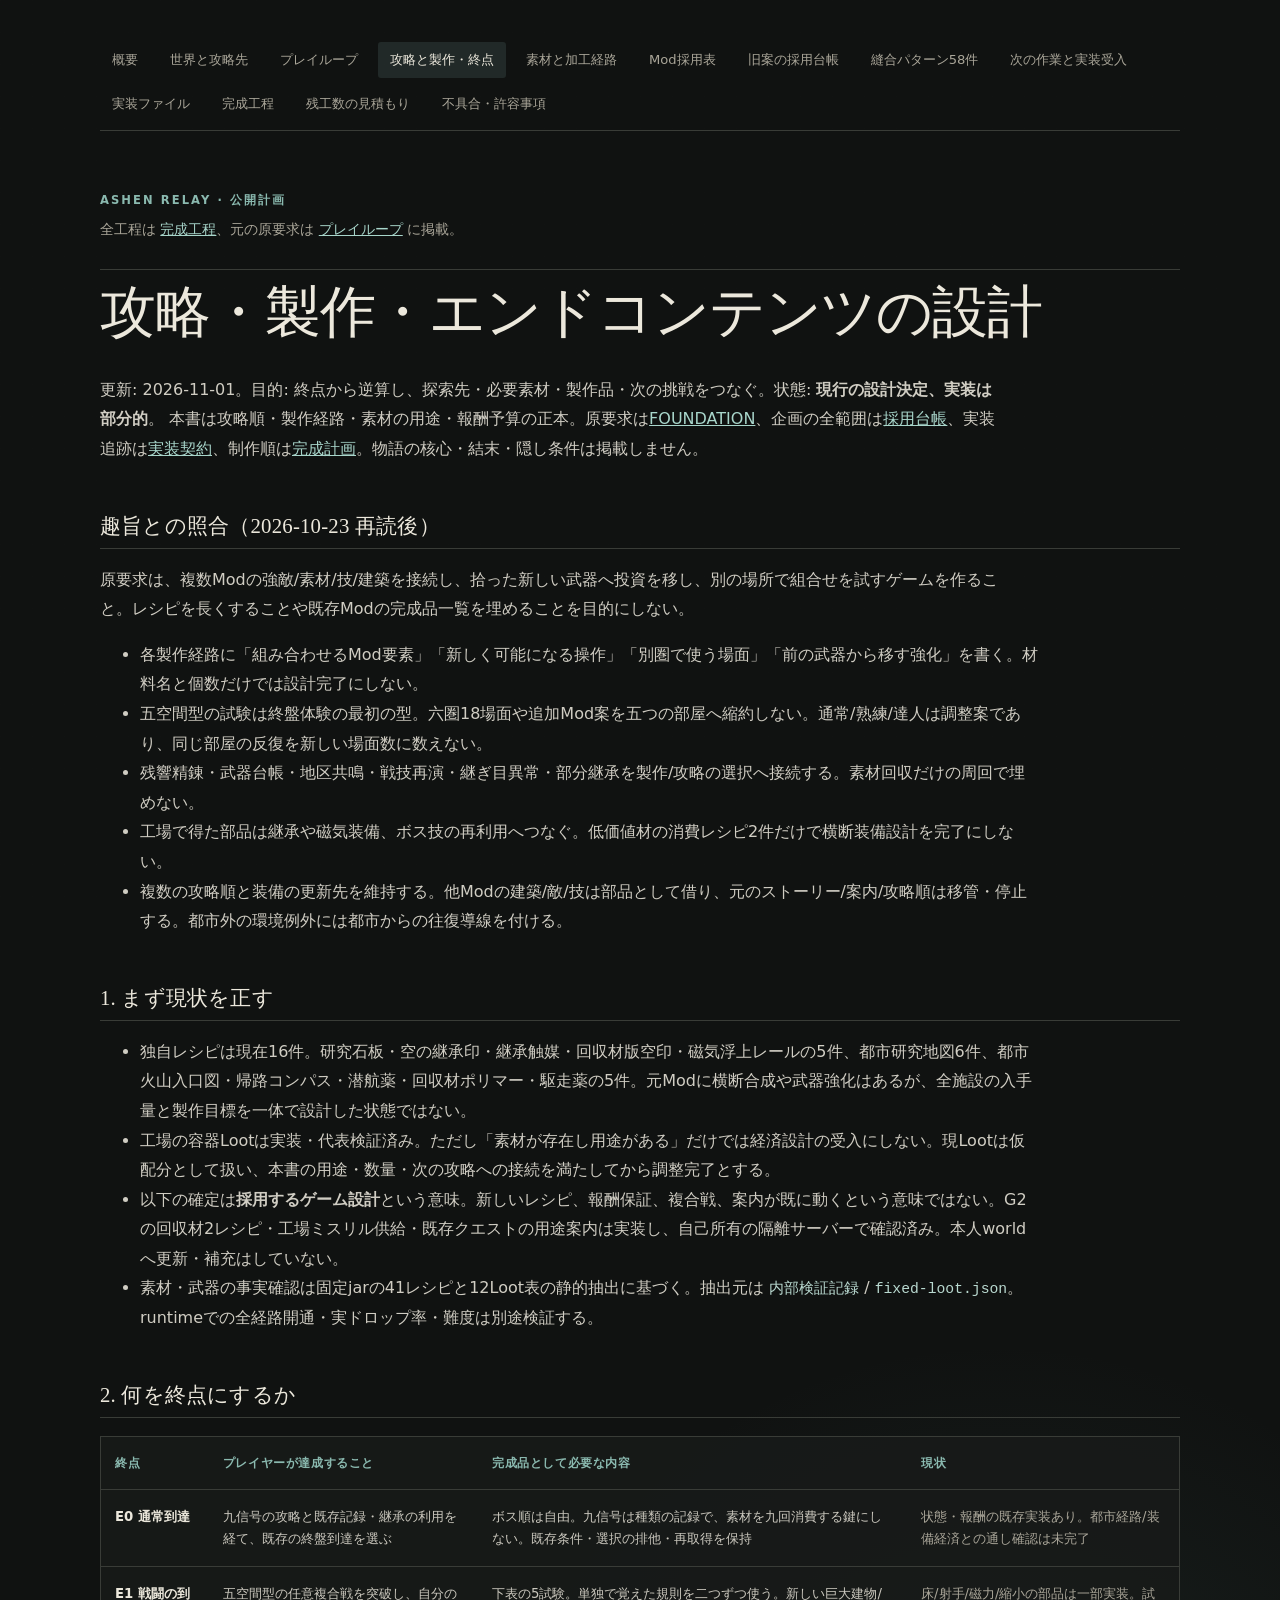
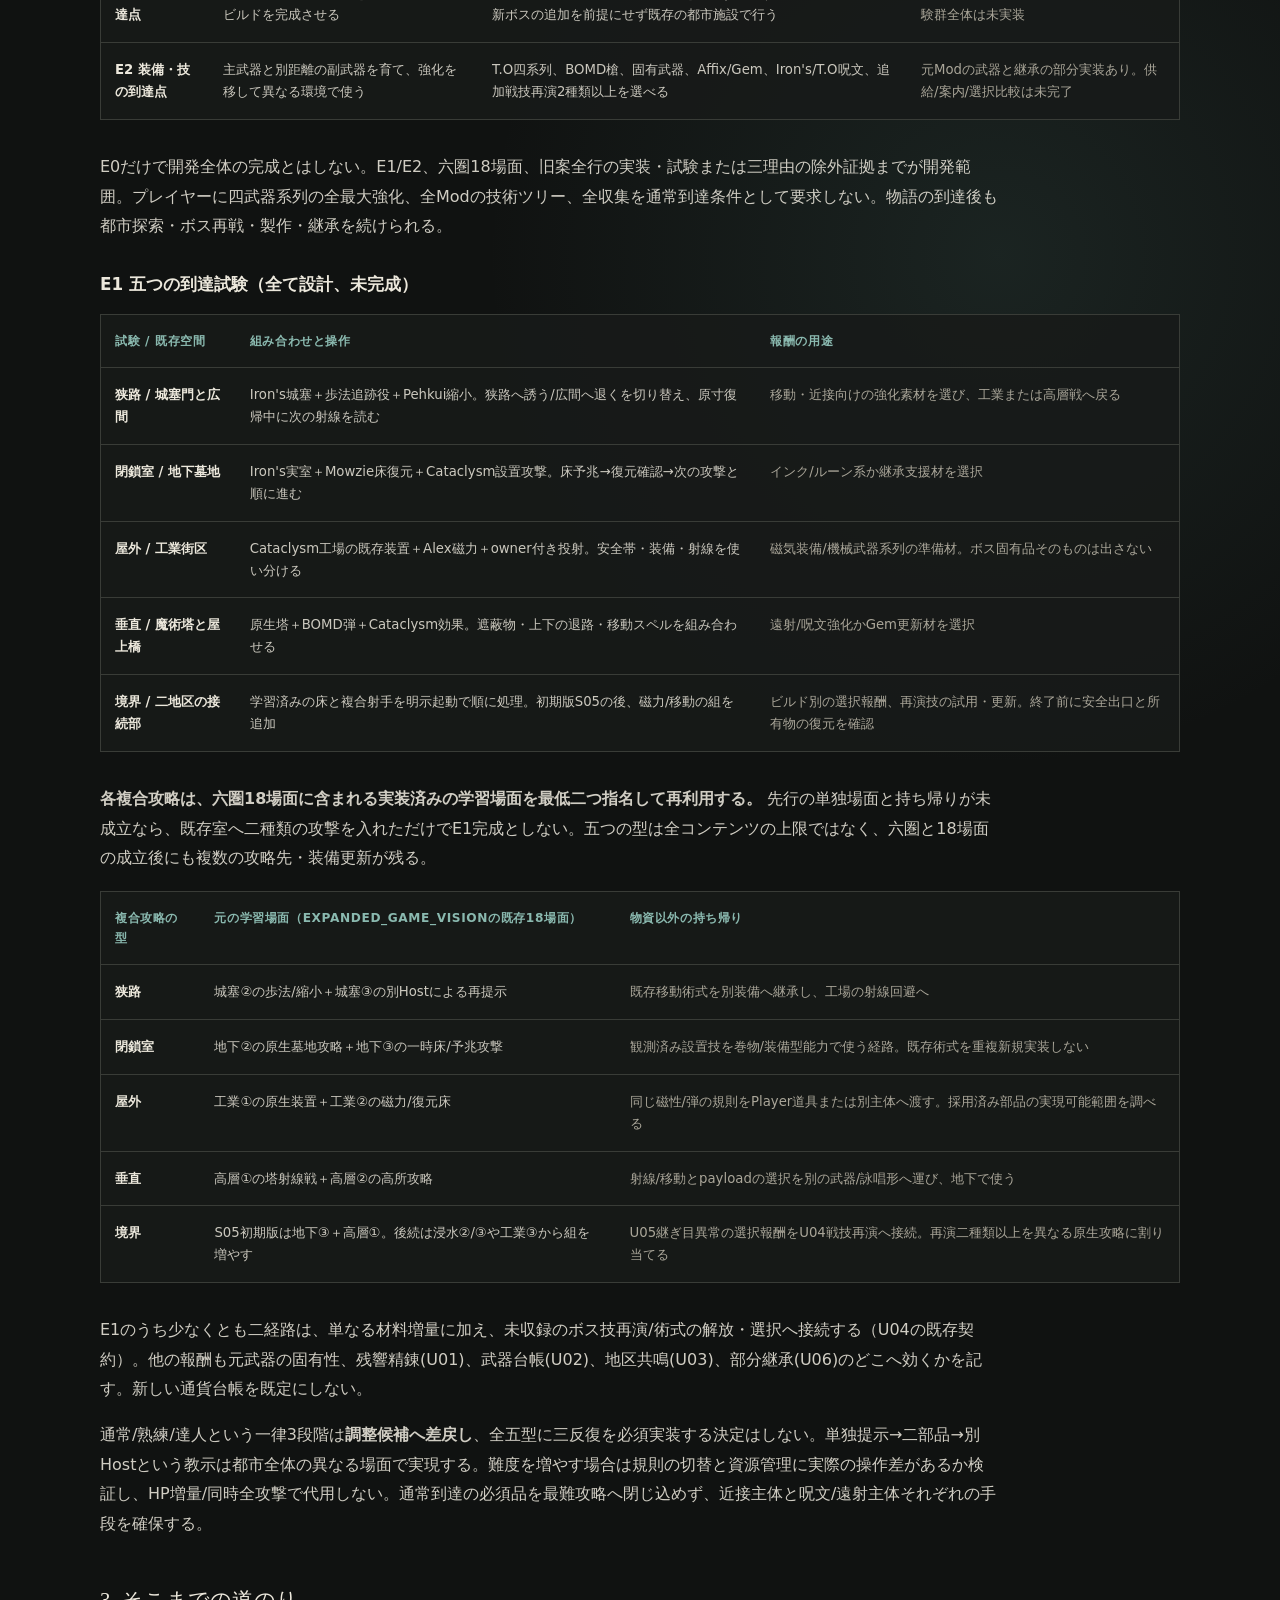
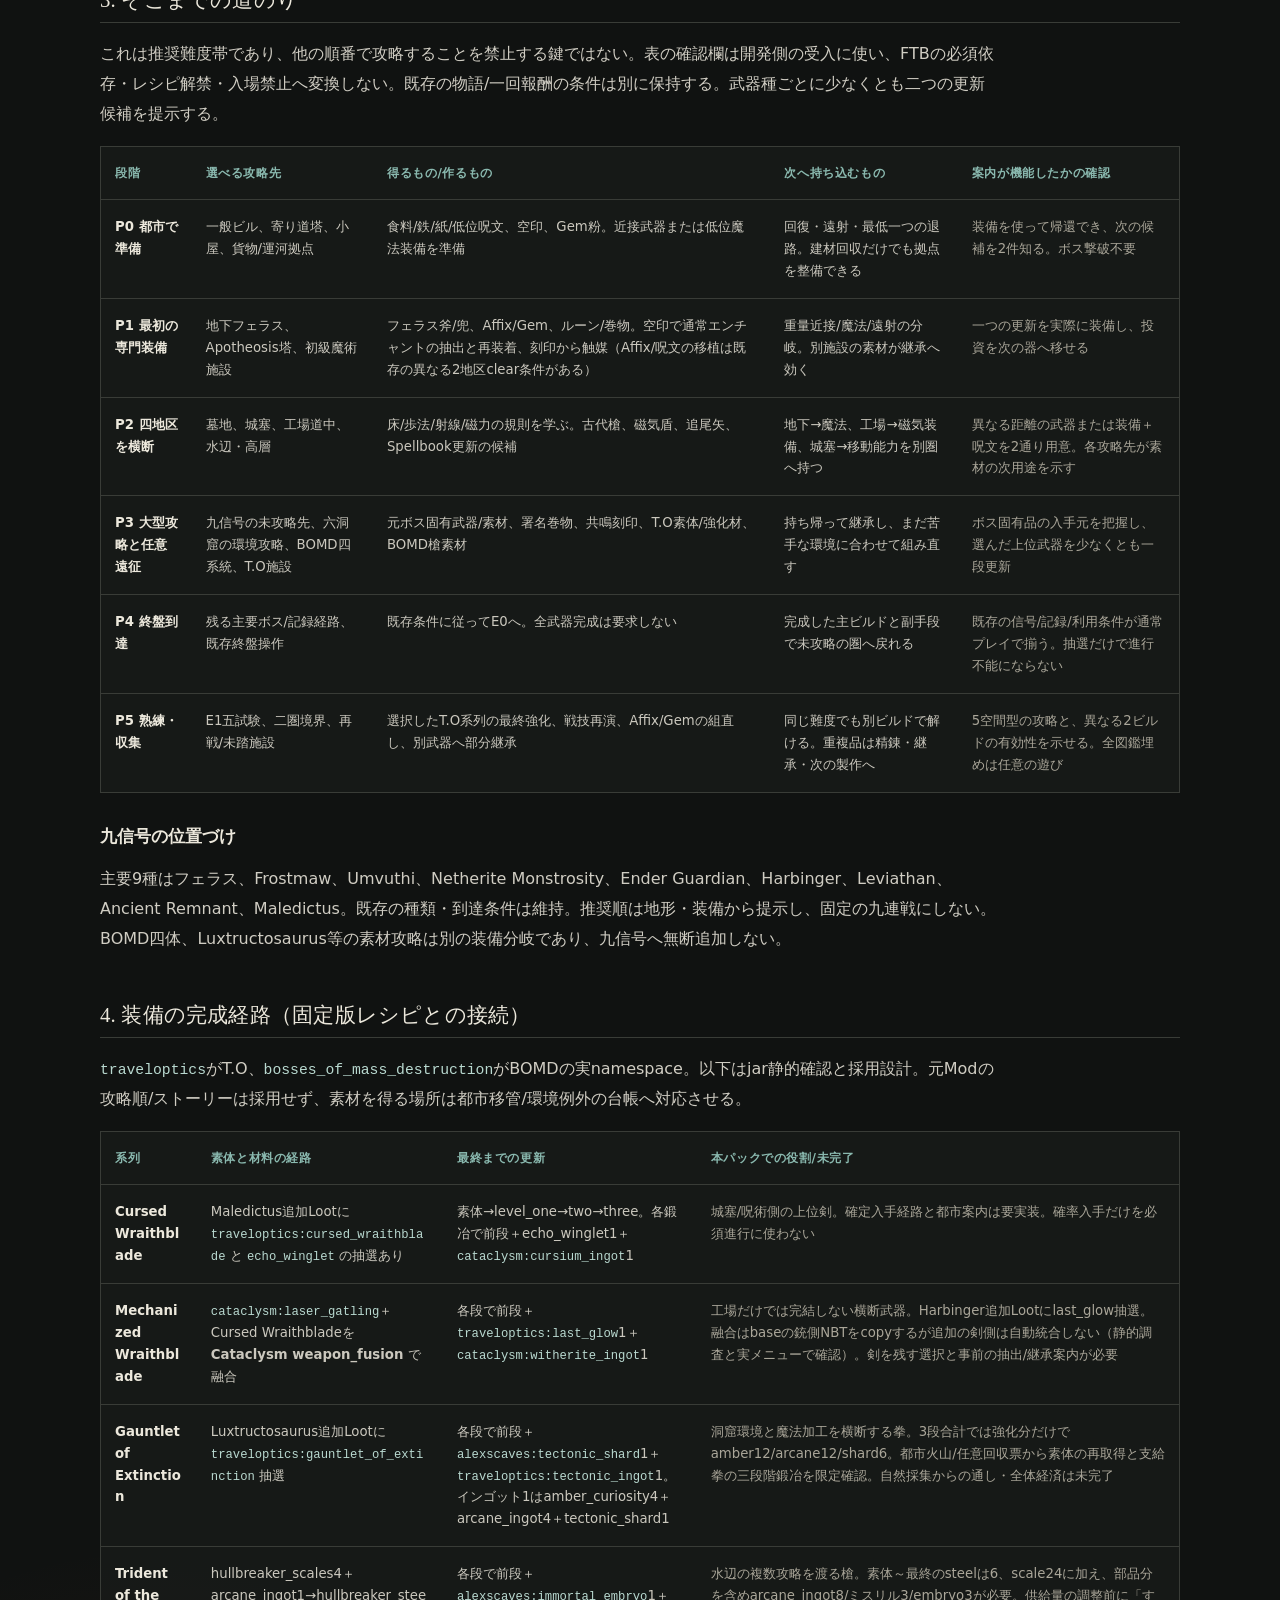
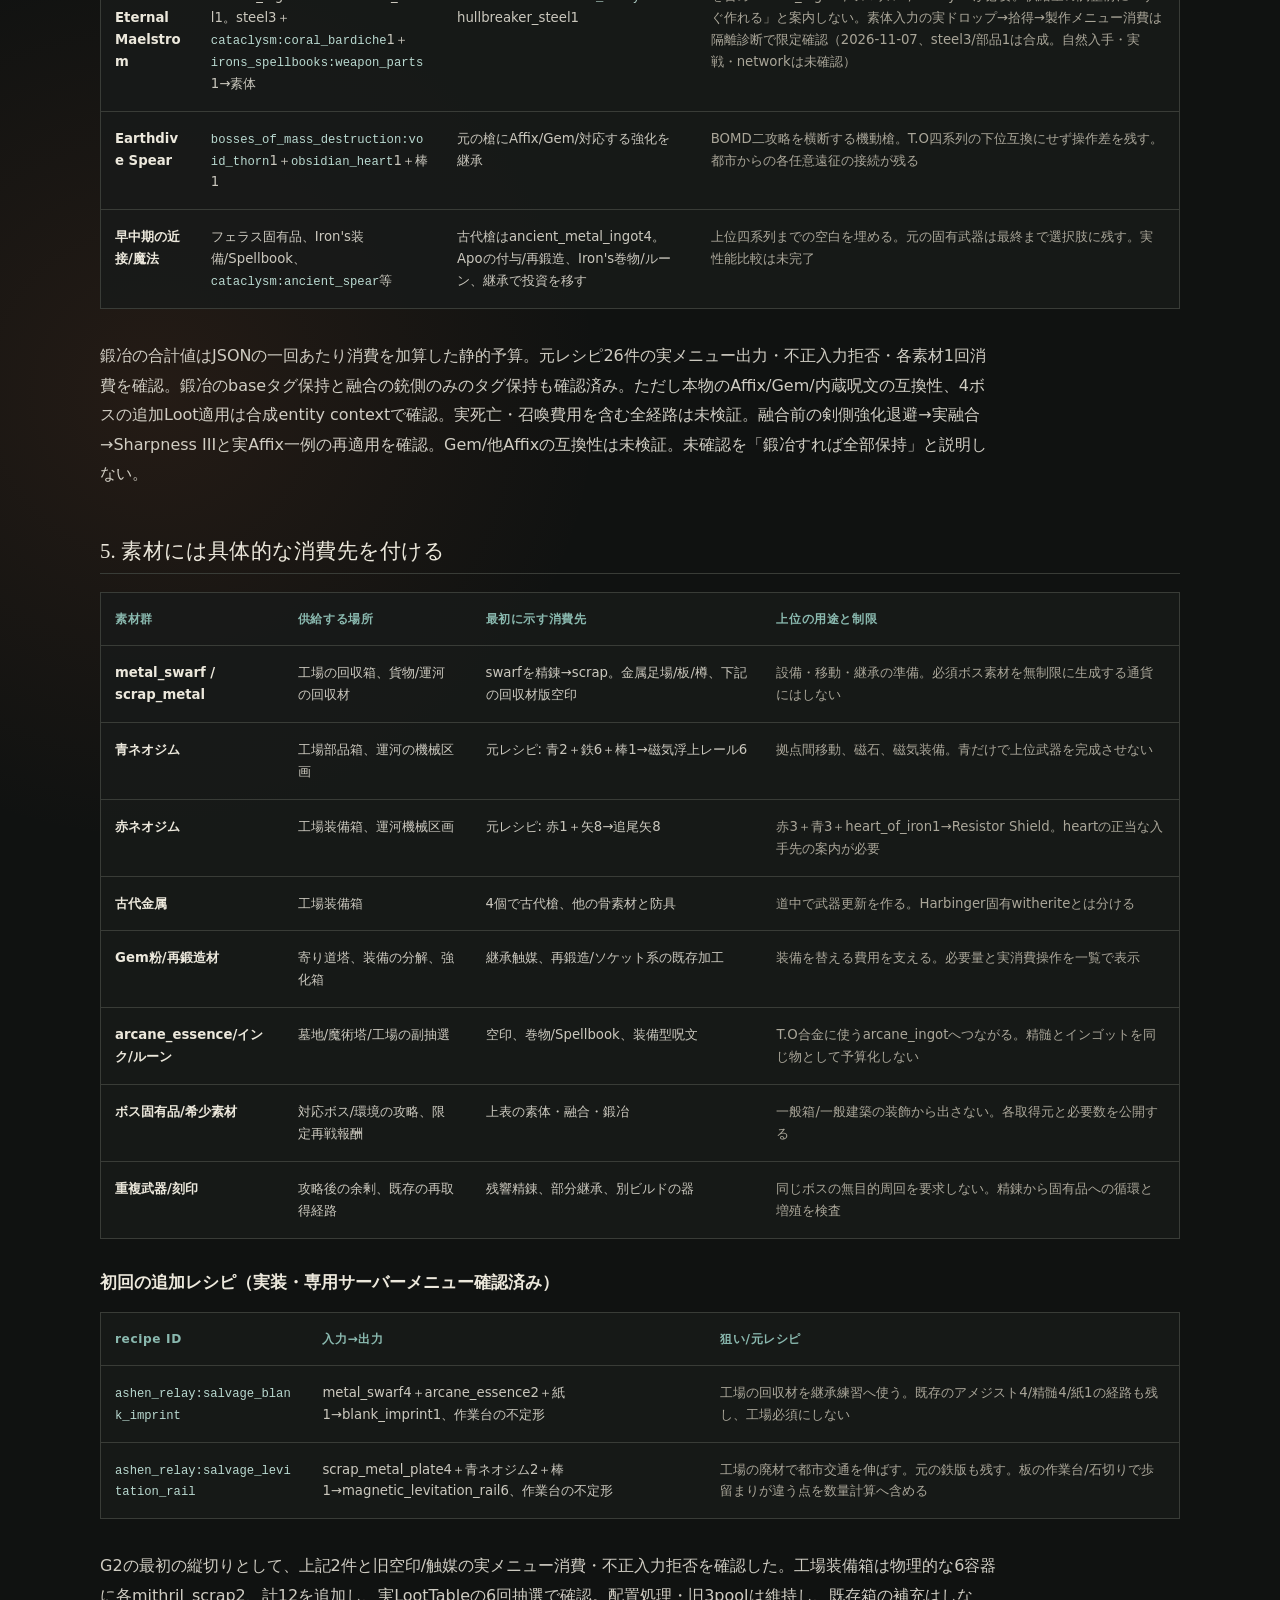
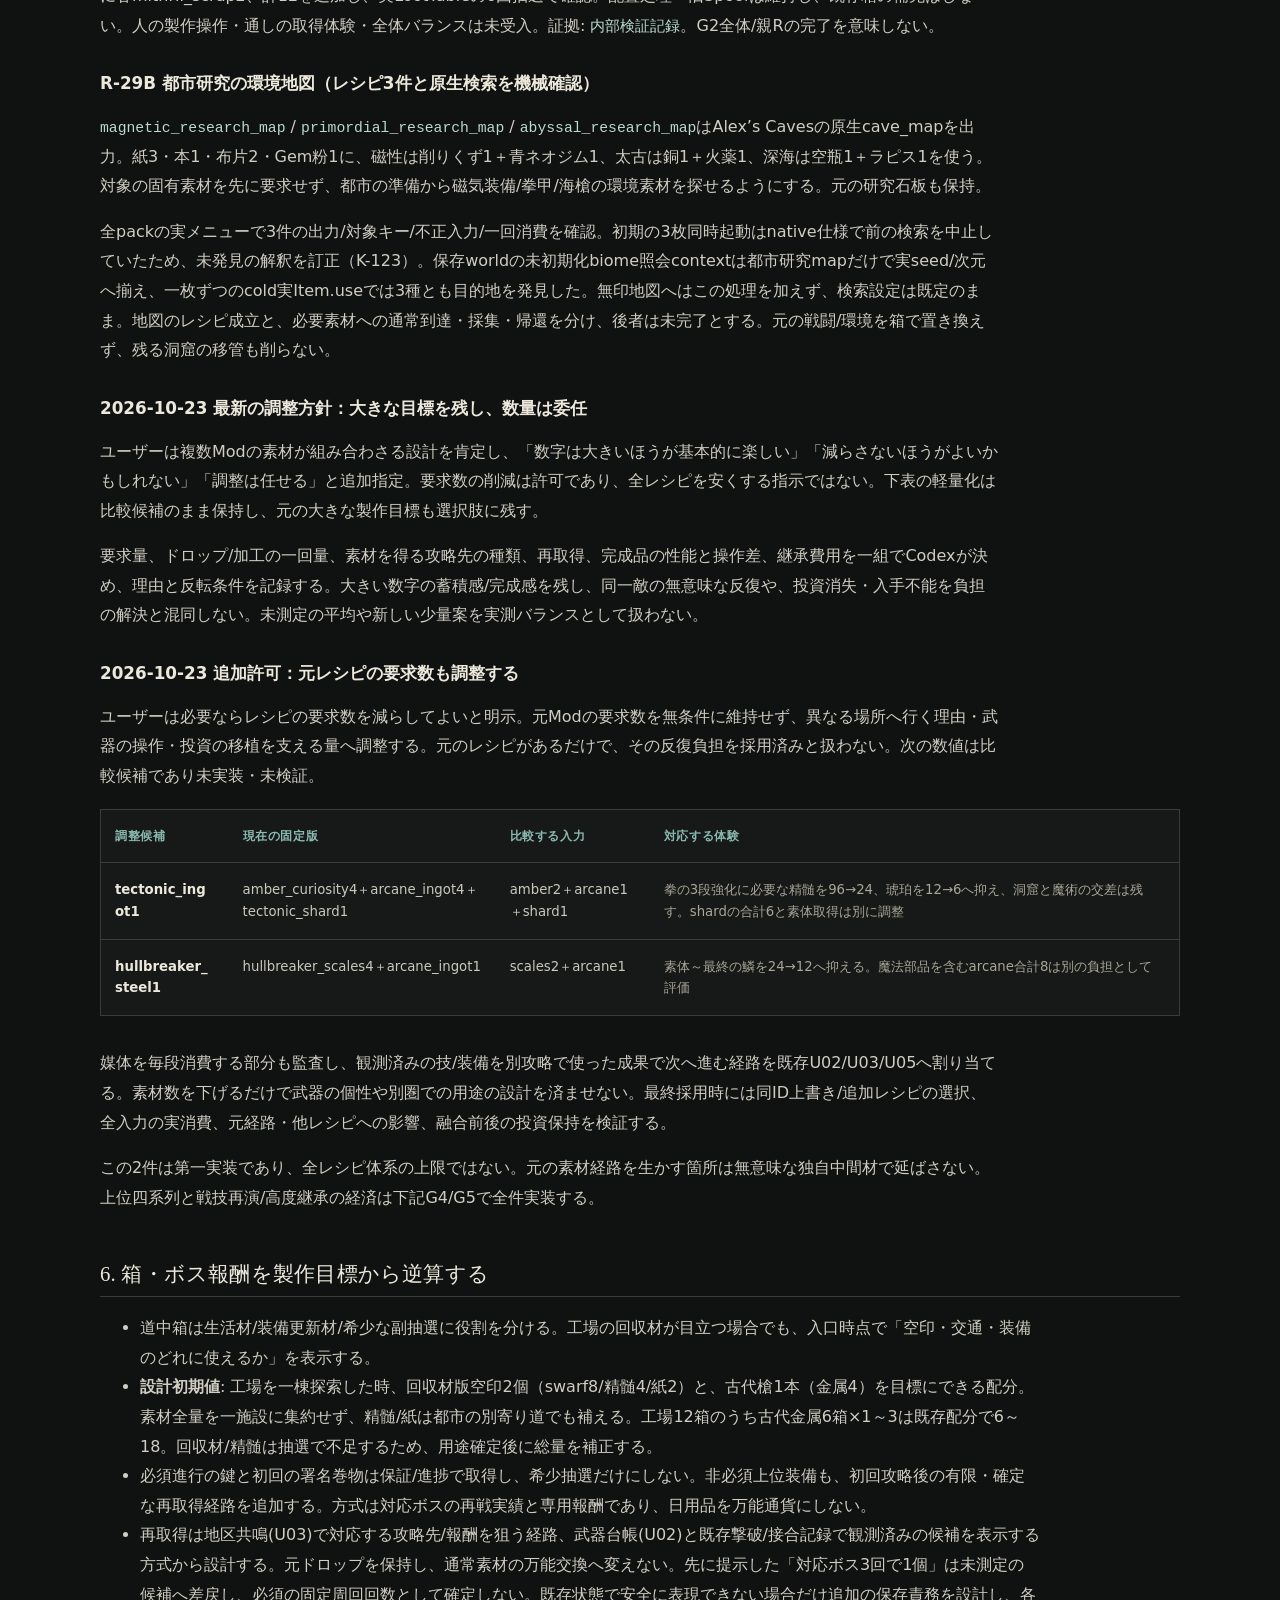
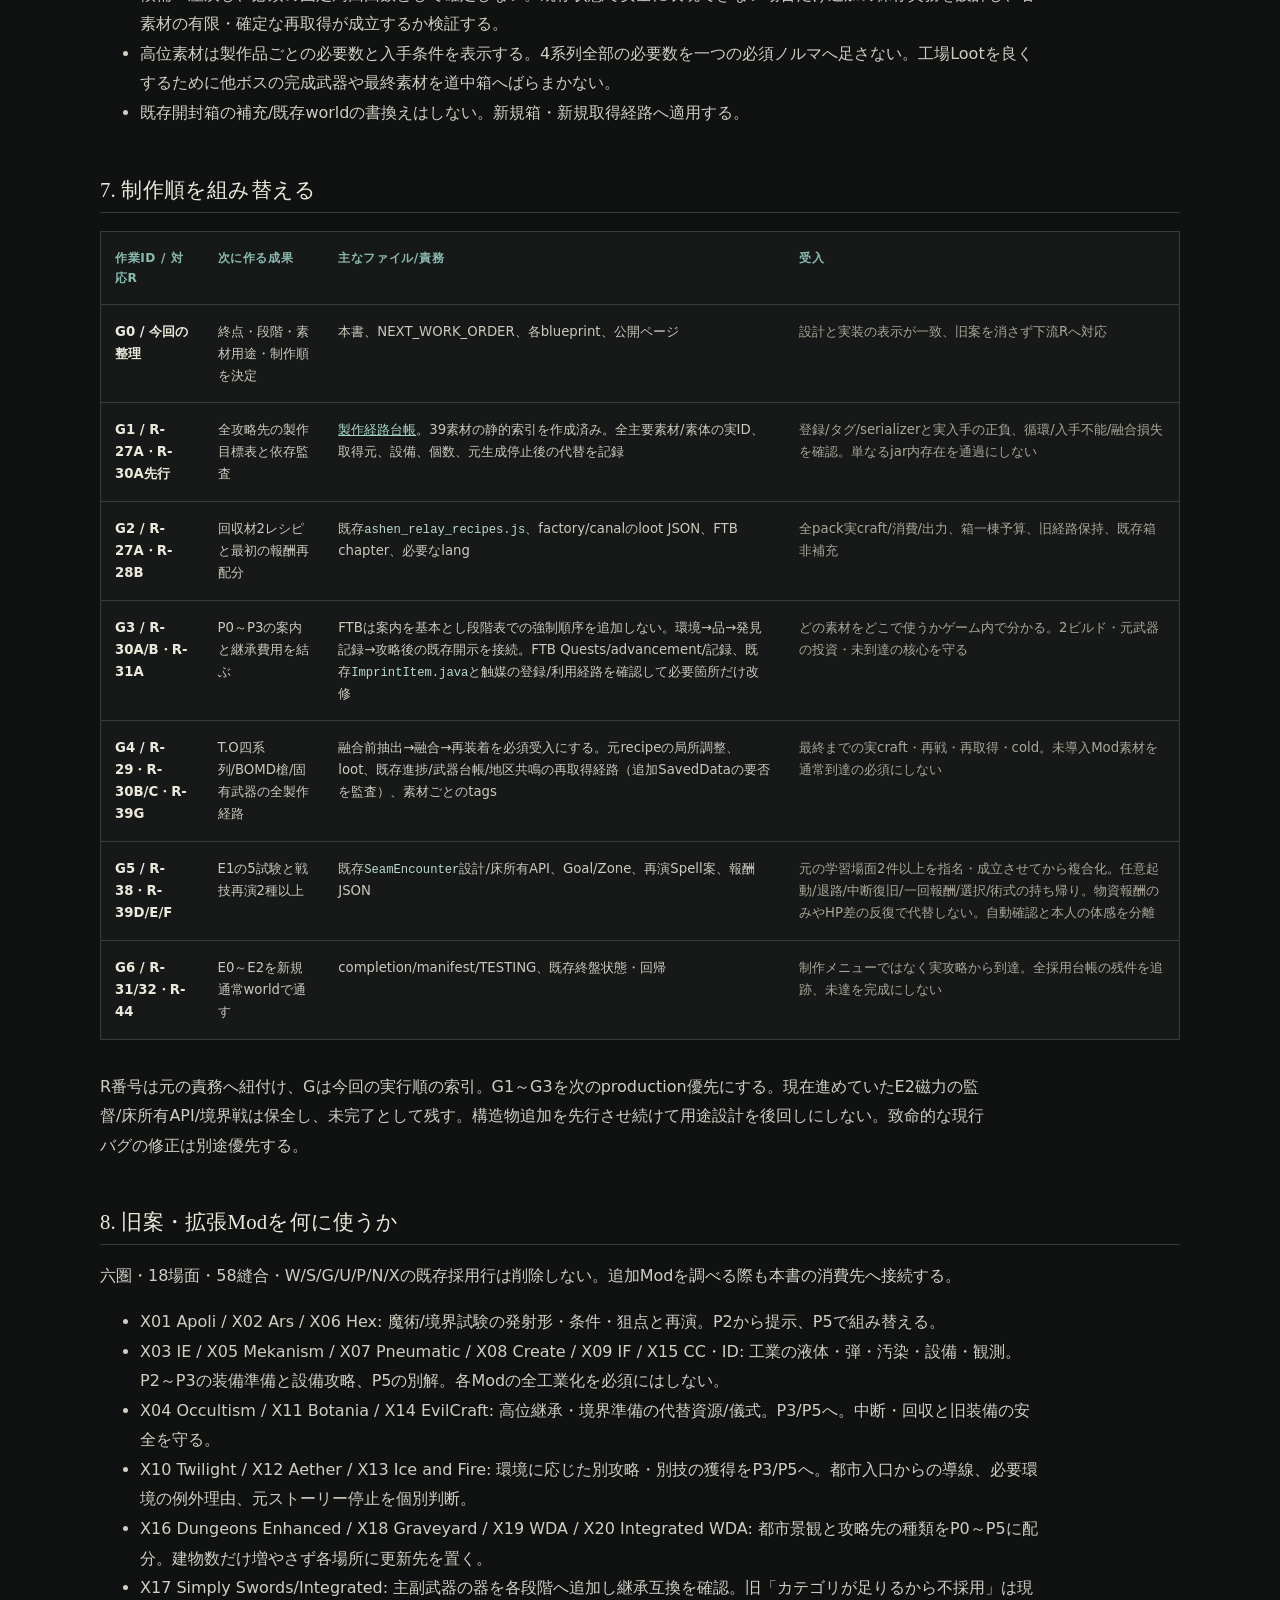
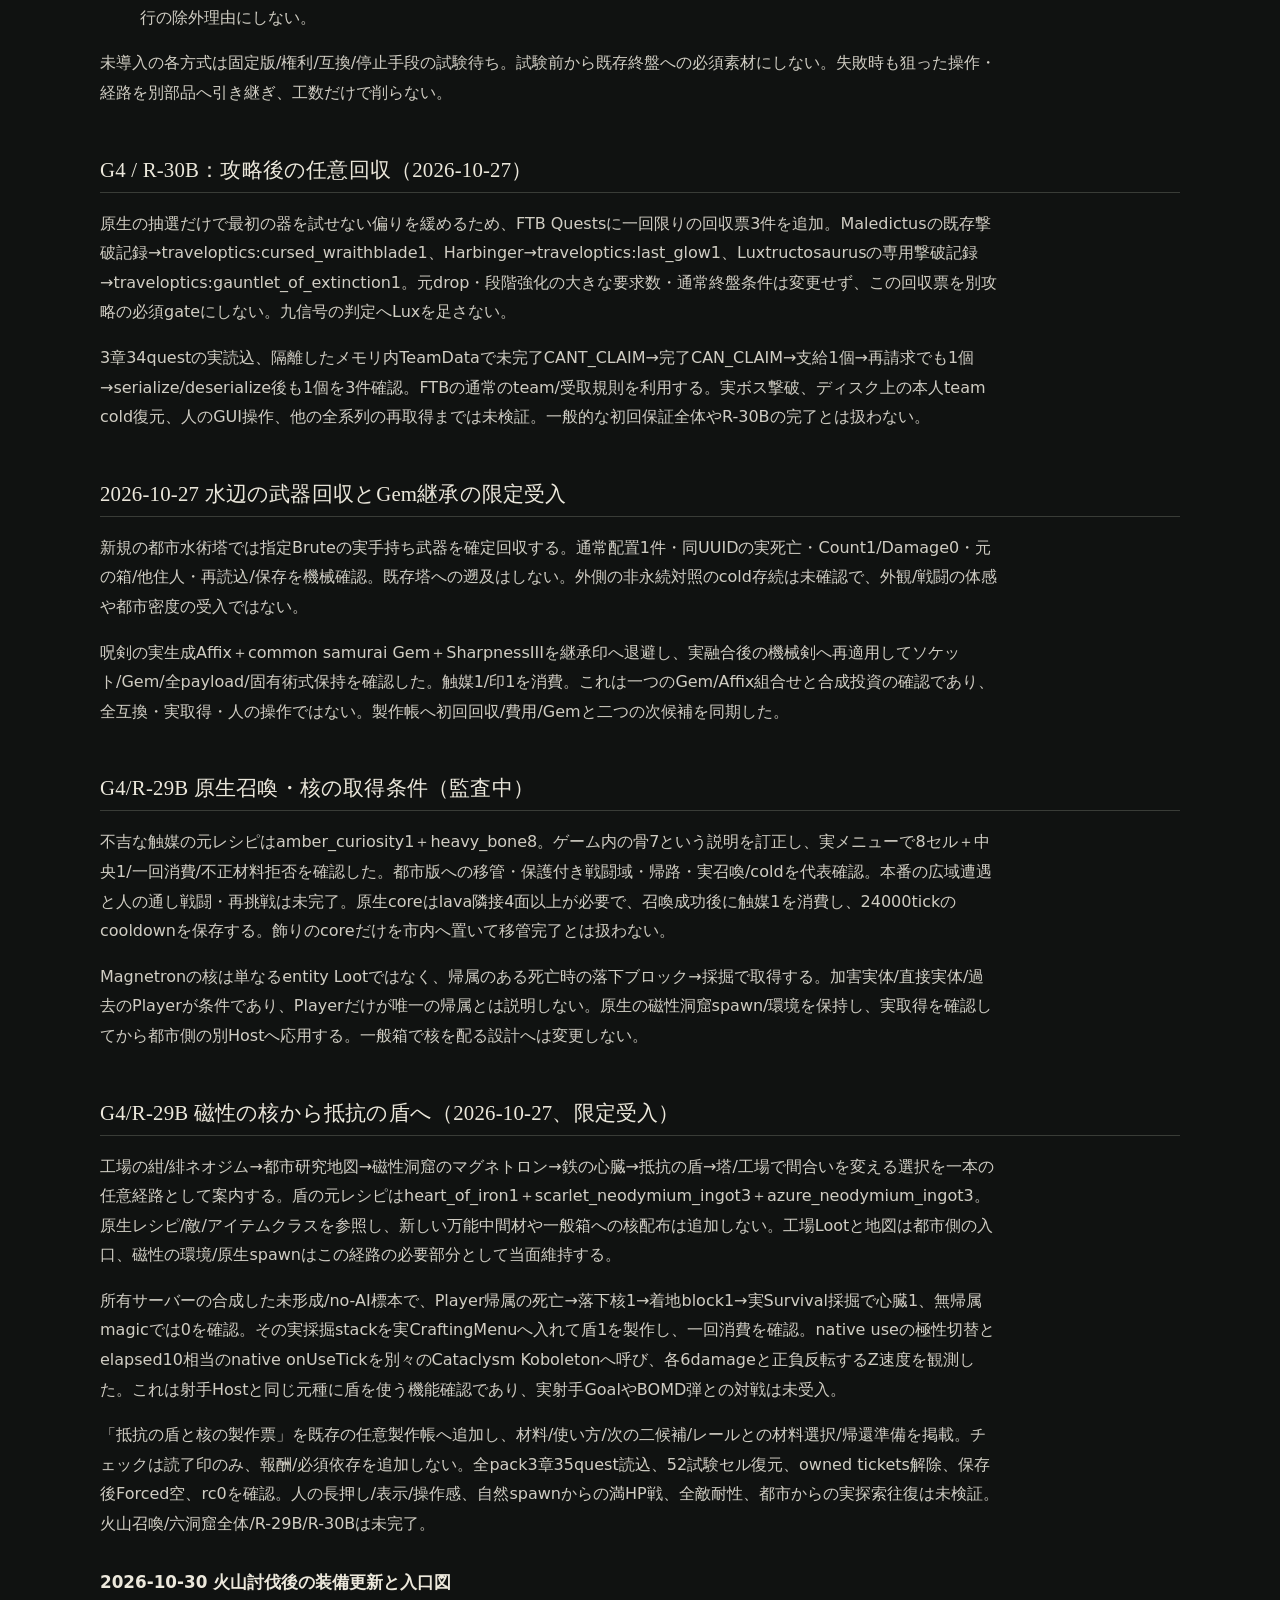
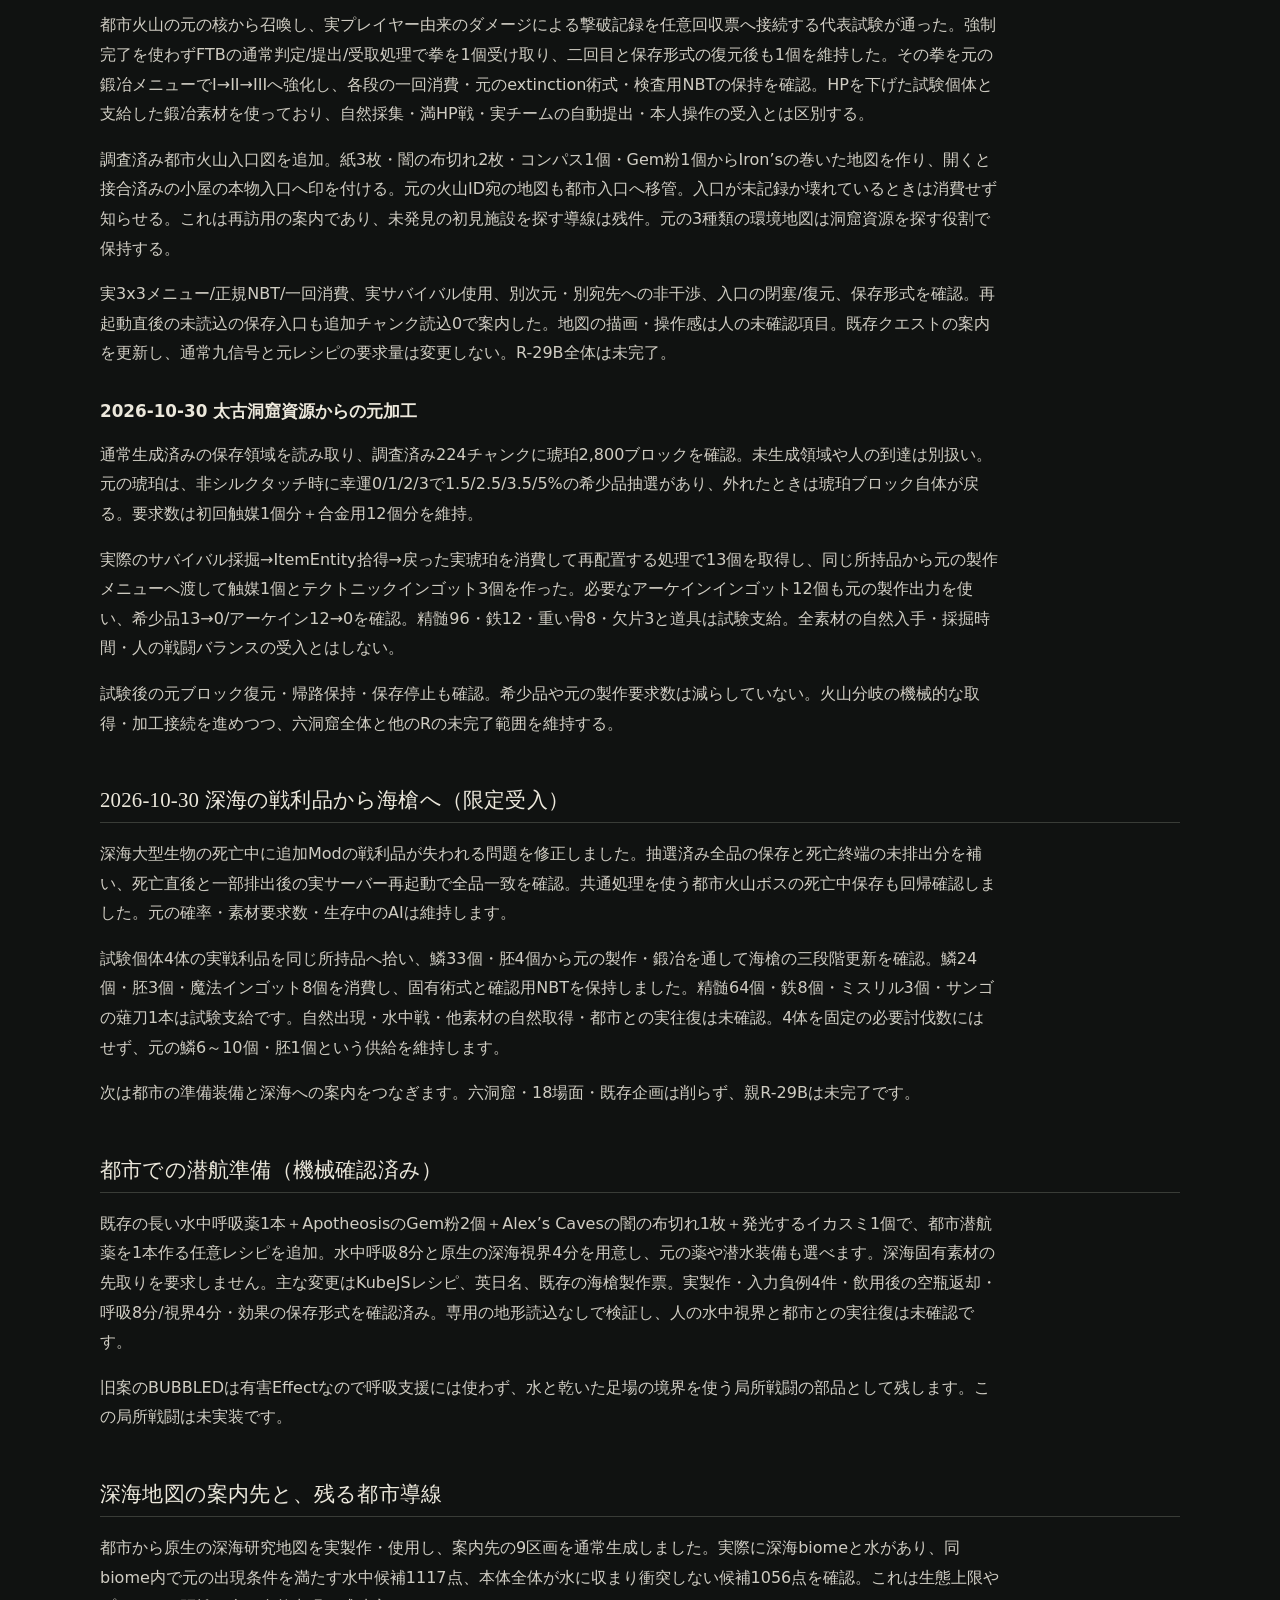
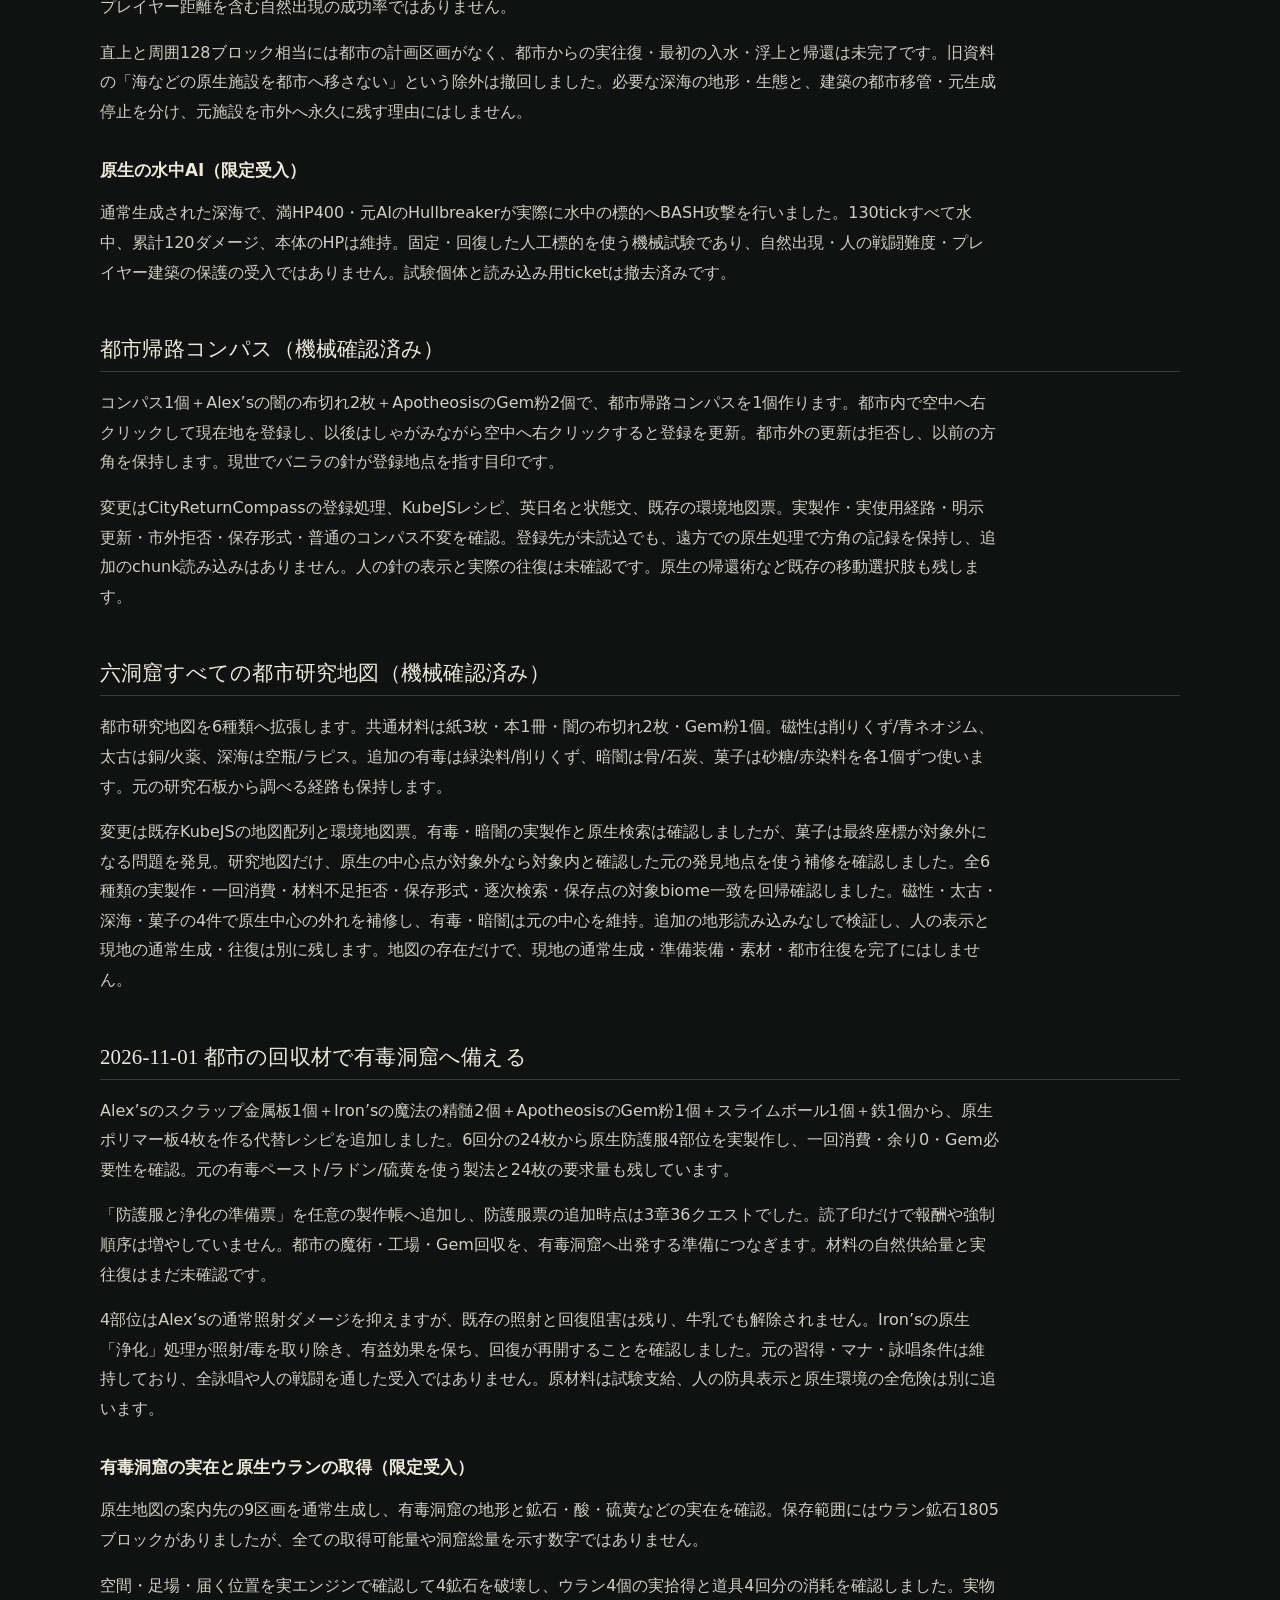
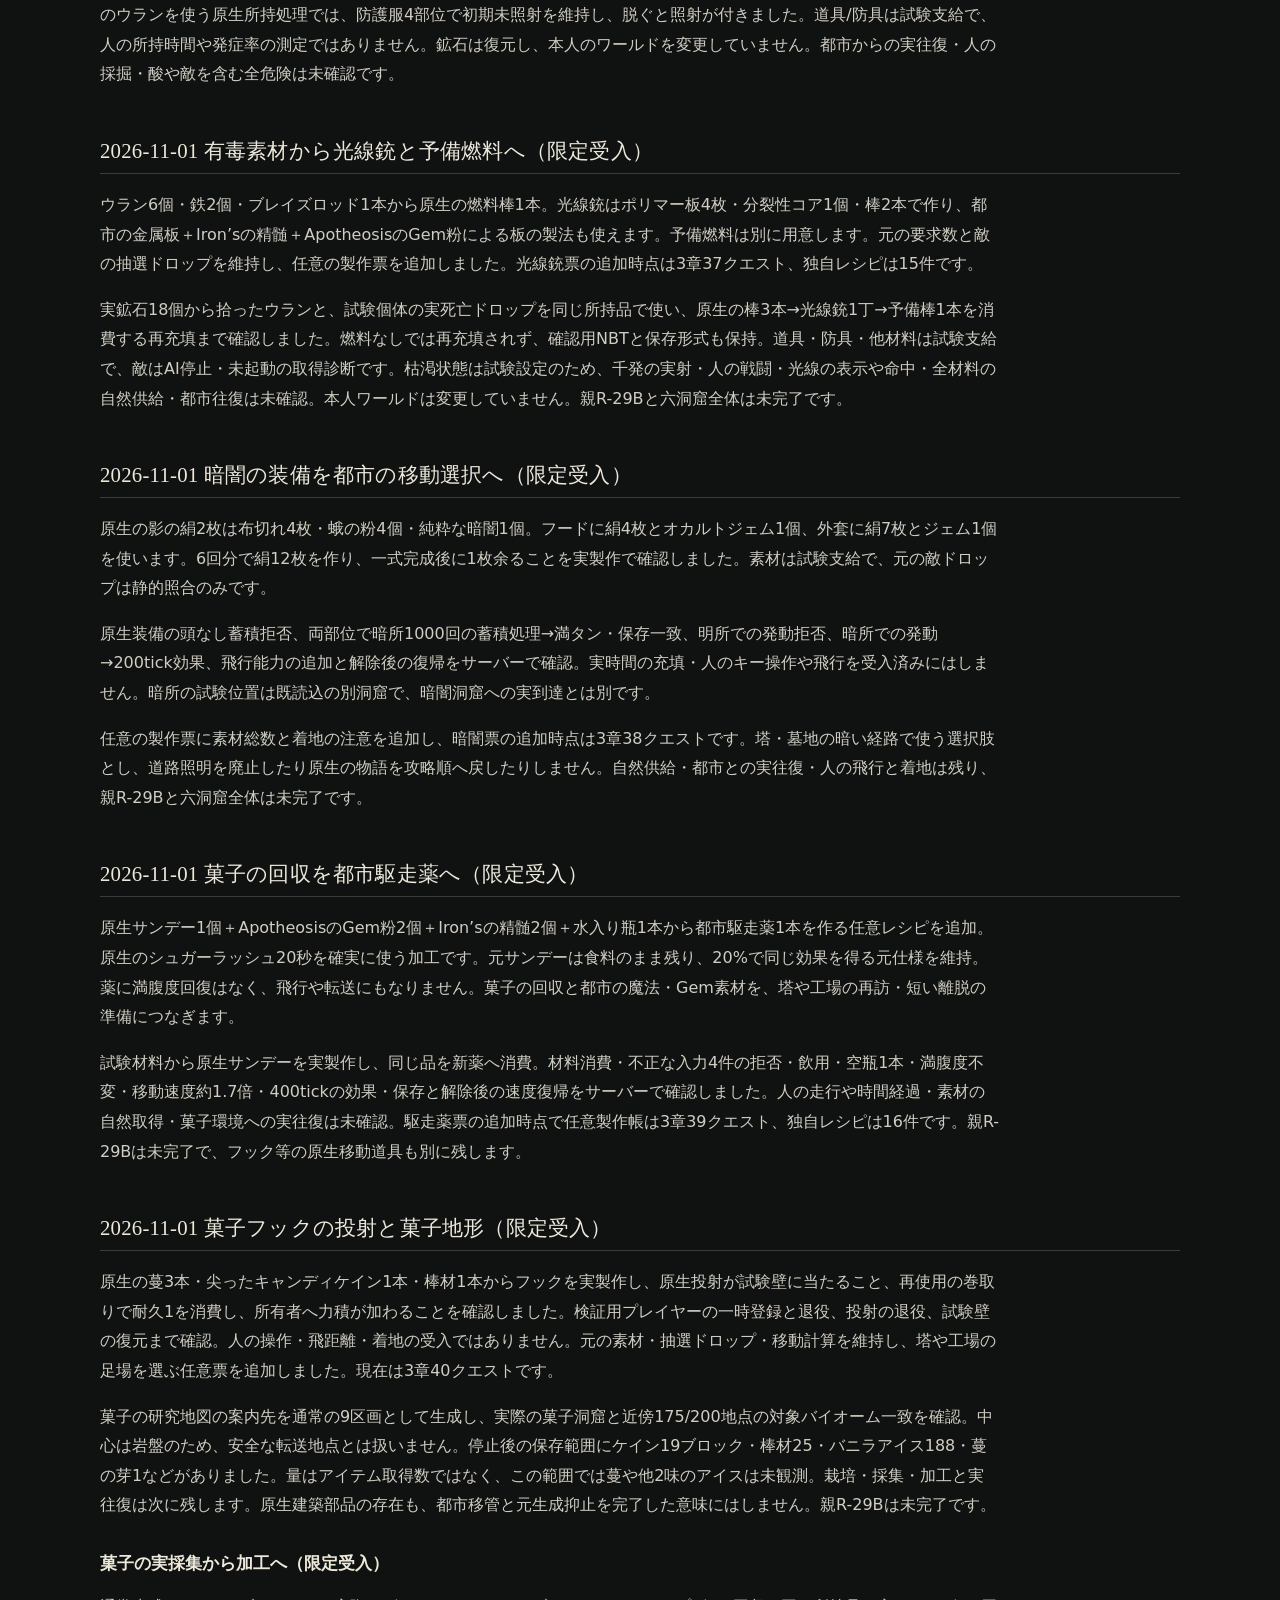
<file: progression.html>
<!doctype html>
<html lang="ja">
<head>
  <meta charset="utf-8">
  <meta name="viewport" content="width=device-width, initial-scale=1">
  <meta name="robots" content="noindex, nofollow, noarchive">
  <meta name="description" content="Ashen Relayの攻略と製作・終点。実装済み・計画・受入条件を区別して掲載。">
  <title>攻略と製作・終点 — Ashen Relay</title>
  <link rel="stylesheet" href="style.css">
</head>
<body>
  <main>
    <nav class="site-nav" aria-label="サイト内のページ"><a href="index.html">概要</a><a href="world.html">世界と攻略先</a><a href="gameplay.html">プレイループ</a><a href="progression.html" aria-current="page">攻略と製作・終点</a><a href="recipes.html">素材と加工経路</a><a href="mods.html">Mod採用表</a><a href="ideas.html">旧案の採用台帳</a><a href="seams.html">縫合パターン58件</a><a href="delivery.html">次の作業と実装受入</a><a href="implementation.html">実装ファイル</a><a href="completion.html">完成工程</a><a href="estimate.html">残工数の見積もり</a><a href="known-issues.html">不具合・許容事項</a></nav>
    <header class="subpage-header"><p class="eyebrow">ASHEN RELAY · 公開計画</p><p class="subpage-lead">全工程は <a href="completion.html">完成工程</a>、元の原要求は <a href="gameplay.html">プレイループ</a> に掲載。</p></header>
    <article class="document"><h1>攻略・製作・エンドコンテンツの設計</h1>
<p>更新: 2026-11-01。目的: 終点から逆算し、探索先・必要素材・製作品・次の挑戦をつなぐ。状態: <strong>現行の設計決定、実装は部分的</strong>。
本書は攻略順・製作経路・素材の用途・報酬予算の正本。原要求は<a href="gameplay.html">FOUNDATION</a>、企画の全範囲は<a href="ideas.html">採用台帳</a>、実装追跡は<a href="delivery.html">実装契約</a>、制作順は<a href="completion.html">完成計画</a>。物語の核心・結末・隠し条件は掲載しません。</p>
<h2>趣旨との照合（2026-10-23 再読後）</h2>
<p>原要求は、複数Modの強敵/素材/技/建築を接続し、拾った新しい武器へ投資を移し、別の場所で組合せを試すゲームを作ること。レシピを長くすることや既存Modの完成品一覧を埋めることを目的にしない。</p>
<ul>
<li>各製作経路に「組み合わせるMod要素」「新しく可能になる操作」「別圏で使う場面」「前の武器から移す強化」を書く。材料名と個数だけでは設計完了にしない。</li>
<li>五空間型の試験は終盤体験の最初の型。六圏18場面や追加Mod案を五つの部屋へ縮約しない。通常/熟練/達人は調整案であり、同じ部屋の反復を新しい場面数に数えない。</li>
<li>残響精錬・武器台帳・地区共鳴・戦技再演・継ぎ目異常・部分継承を製作/攻略の選択へ接続する。素材回収だけの周回で埋めない。</li>
<li>工場で得た部品は継承や磁気装備、ボス技の再利用へつなぐ。低価値材の消費レシピ2件だけで横断装備設計を完了にしない。</li>
<li>複数の攻略順と装備の更新先を維持する。他Modの建築/敵/技は部品として借り、元のストーリー/案内/攻略順は移管・停止する。都市外の環境例外には都市からの往復導線を付ける。</li>
</ul>
<h2>1. まず現状を正す</h2>
<ul>
<li>独自レシピは現在16件。研究石板・空の継承印・継承触媒・回収材版空印・磁気浮上レールの5件、都市研究地図6件、都市火山入口図・帰路コンパス・潜航薬・回収材ポリマー・駆走薬の5件。元Modに横断合成や武器強化はあるが、全施設の入手量と製作目標を一体で設計した状態ではない。</li>
<li>工場の容器Lootは実装・代表検証済み。ただし「素材が存在し用途がある」だけでは経済設計の受入にしない。現Lootは仮配分として扱い、本書の用途・数量・次の攻略への接続を満たしてから調整完了とする。</li>
<li>以下の確定は<strong>採用するゲーム設計</strong>という意味。新しいレシピ、報酬保証、複合戦、案内が既に動くという意味ではない。G2の回収材2レシピ・工場ミスリル供給・既存クエストの用途案内は実装し、自己所有の隔離サーバーで確認済み。本人worldへ更新・補充はしていない。</li>
<li>素材・武器の事実確認は固定jarの41レシピと12Loot表の静的抽出に基づく。抽出元は <code>内部検証記録</code> / <code>fixed-loot.json</code>。runtimeでの全経路開通・実ドロップ率・難度は別途検証する。</li>
</ul>
<h2>2. 何を終点にするか</h2>
<table>
<thead>
<tr>
<th>終点</th>
<th>プレイヤーが達成すること</th>
<th>完成品として必要な内容</th>
<th>現状</th>
</tr>
</thead>
<tbody>
<tr>
<td>E0 通常到達</td>
<td>九信号の攻略と既存記録・継承の利用を経て、既存の終盤到達を選ぶ</td>
<td>ボス順は自由。九信号は種類の記録で、素材を九回消費する鍵にしない。既存条件・選択の排他・再取得を保持</td>
<td>状態・報酬の既存実装あり。都市経路/装備経済との通し確認は未完了</td>
</tr>
<tr>
<td>E1 戦闘の到達点</td>
<td>五空間型の任意複合戦を突破し、自分のビルドを完成させる</td>
<td>下表の5試験。単独で覚えた規則を二つずつ使う。新しい巨大建物/新ボスの追加を前提にせず既存の都市施設で行う</td>
<td>床/射手/磁力/縮小の部品は一部実装。試験群全体は未実装</td>
</tr>
<tr>
<td>E2 装備・技の到達点</td>
<td>主武器と別距離の副武器を育て、強化を移して異なる環境で使う</td>
<td>T.O四系列、BOMD槍、固有武器、Affix/Gem、Iron's/T.O呪文、追加戦技再演2種類以上を選べる</td>
<td>元Modの武器と継承の部分実装あり。供給/案内/選択比較は未完了</td>
</tr>
</tbody>
</table>
<p>E0だけで開発全体の完成とはしない。E1/E2、六圏18場面、旧案全行の実装・試験または三理由の除外証拠までが開発範囲。プレイヤーに四武器系列の全最大強化、全Modの技術ツリー、全収集を通常到達条件として要求しない。物語の到達後も都市探索・ボス再戦・製作・継承を続けられる。</p>
<h3>E1 五つの到達試験（全て設計、未完成）</h3>
<table>
<thead>
<tr>
<th>試験 / 既存空間</th>
<th>組み合わせと操作</th>
<th>報酬の用途</th>
</tr>
</thead>
<tbody>
<tr>
<td>狭路 / 城塞門と広間</td>
<td>Iron's城塞＋歩法追跡役＋Pehkui縮小。狭路へ誘う/広間へ退くを切り替え、原寸復帰中に次の射線を読む</td>
<td>移動・近接向けの強化素材を選び、工業または高層戦へ戻る</td>
</tr>
<tr>
<td>閉鎖室 / 地下墓地</td>
<td>Iron's実室＋Mowzie床復元＋Cataclysm設置攻撃。床予兆→復元確認→次の攻撃と順に進む</td>
<td>インク/ルーン系か継承支援材を選択</td>
</tr>
<tr>
<td>屋外 / 工業街区</td>
<td>Cataclysm工場の既存装置＋Alex磁力＋owner付き投射。安全帯・装備・射線を使い分ける</td>
<td>磁気装備/機械武器系列の準備材。ボス固有品そのものは出さない</td>
</tr>
<tr>
<td>垂直 / 魔術塔と屋上橋</td>
<td>原生塔＋BOMD弾＋Cataclysm効果。遮蔽物・上下の退路・移動スペルを組み合わせる</td>
<td>遠射/呪文強化かGem更新材を選択</td>
</tr>
<tr>
<td>境界 / 二地区の接続部</td>
<td>学習済みの床と複合射手を明示起動で順に処理。初期版S05の後、磁力/移動の組を追加</td>
<td>ビルド別の選択報酬、再演技の試用・更新。終了前に安全出口と所有物の復元を確認</td>
</tr>
</tbody>
</table>
<p><strong>各複合攻略は、六圏18場面に含まれる実装済みの学習場面を最低二つ指名して再利用する。</strong> 先行の単独場面と持ち帰りが未成立なら、既存室へ二種類の攻撃を入れただけでE1完成としない。五つの型は全コンテンツの上限ではなく、六圏と18場面の成立後にも複数の攻略先・装備更新が残る。</p>
<table>
<thead>
<tr>
<th>複合攻略の型</th>
<th>元の学習場面（EXPANDED_GAME_VISIONの既存18場面）</th>
<th>物資以外の持ち帰り</th>
</tr>
</thead>
<tbody>
<tr>
<td>狭路</td>
<td>城塞②の歩法/縮小＋城塞③の別Hostによる再提示</td>
<td>既存移動術式を別装備へ継承し、工場の射線回避へ</td>
</tr>
<tr>
<td>閉鎖室</td>
<td>地下②の原生墓地攻略＋地下③の一時床/予兆攻撃</td>
<td>観測済み設置技を巻物/装備型能力で使う経路。既存術式を重複新規実装しない</td>
</tr>
<tr>
<td>屋外</td>
<td>工業①の原生装置＋工業②の磁力/復元床</td>
<td>同じ磁性/弾の規則をPlayer道具または別主体へ渡す。採用済み部品の実現可能範囲を調べる</td>
</tr>
<tr>
<td>垂直</td>
<td>高層①の塔射線戦＋高層②の高所攻略</td>
<td>射線/移動とpayloadの選択を別の武器/詠唱形へ運び、地下で使う</td>
</tr>
<tr>
<td>境界</td>
<td>S05初期版は地下③＋高層①。後続は浸水②/③や工業③から組を増やす</td>
<td>U05継ぎ目異常の選択報酬をU04戦技再演へ接続。再演二種類以上を異なる原生攻略に割り当てる</td>
</tr>
</tbody>
</table>
<p>E1のうち少なくとも二経路は、単なる材料増量に加え、未収録のボス技再演/術式の解放・選択へ接続する（U04の既存契約）。他の報酬も元武器の固有性、残響精錬(U01)、武器台帳(U02)、地区共鳴(U03)、部分継承(U06)のどこへ効くかを記す。新しい通貨台帳を既定にしない。</p>
<p>通常/熟練/達人という一律3段階は<strong>調整候補へ差戻し</strong>、全五型に三反復を必須実装する決定はしない。単独提示→二部品→別Hostという教示は都市全体の異なる場面で実現する。難度を増やす場合は規則の切替と資源管理に実際の操作差があるか検証し、HP増量/同時全攻撃で代用しない。通常到達の必須品を最難攻略へ閉じ込めず、近接主体と呪文/遠射主体それぞれの手段を確保する。</p>
<h2>3. そこまでの道のり</h2>
<p>これは推奨難度帯であり、他の順番で攻略することを禁止する鍵ではない。表の確認欄は開発側の受入に使い、FTBの必須依存・レシピ解禁・入場禁止へ変換しない。既存の物語/一回報酬の条件は別に保持する。武器種ごとに少なくとも二つの更新候補を提示する。</p>
<table>
<thead>
<tr>
<th>段階</th>
<th>選べる攻略先</th>
<th>得るもの/作るもの</th>
<th>次へ持ち込むもの</th>
<th>案内が機能したかの確認</th>
</tr>
</thead>
<tbody>
<tr>
<td>P0 都市で準備</td>
<td>一般ビル、寄り道塔、小屋、貨物/運河拠点</td>
<td>食料/鉄/紙/低位呪文、空印、Gem粉。近接武器または低位魔法装備を準備</td>
<td>回復・遠射・最低一つの退路。建材回収だけでも拠点を整備できる</td>
<td>装備を使って帰還でき、次の候補を2件知る。ボス撃破不要</td>
</tr>
<tr>
<td>P1 最初の専門装備</td>
<td>地下フェラス、Apotheosis塔、初級魔術施設</td>
<td>フェラス斧/兜、Affix/Gem、ルーン/巻物。空印で通常エンチャントの抽出と再装着、刻印から触媒（Affix/呪文の移植は既存の異なる2地区clear条件がある）</td>
<td>重量近接/魔法/遠射の分岐。別施設の素材が継承へ効く</td>
<td>一つの更新を実際に装備し、投資を次の器へ移せる</td>
</tr>
<tr>
<td>P2 四地区を横断</td>
<td>墓地、城塞、工場道中、水辺・高層</td>
<td>床/歩法/射線/磁力の規則を学ぶ。古代槍、磁気盾、追尾矢、Spellbook更新の候補</td>
<td>地下→魔法、工場→磁気装備、城塞→移動能力を別圏へ持つ</td>
<td>異なる距離の武器または装備＋呪文を2通り用意。各攻略先が素材の次用途を示す</td>
</tr>
<tr>
<td>P3 大型攻略と任意遠征</td>
<td>九信号の未攻略先、六洞窟の環境攻略、BOMD四系統、T.O施設</td>
<td>元ボス固有武器/素材、署名巻物、共鳴刻印、T.O素体/強化材、BOMD槍素材</td>
<td>持ち帰って継承し、まだ苦手な環境に合わせて組み直す</td>
<td>ボス固有品の入手元を把握し、選んだ上位武器を少なくとも一段更新</td>
</tr>
<tr>
<td>P4 終盤到達</td>
<td>残る主要ボス/記録経路、既存終盤操作</td>
<td>既存条件に従ってE0へ。全武器完成は要求しない</td>
<td>完成した主ビルドと副手段で未攻略の圏へ戻れる</td>
<td>既存の信号/記録/利用条件が通常プレイで揃う。抽選だけで進行不能にならない</td>
</tr>
<tr>
<td>P5 熟練・収集</td>
<td>E1五試験、二圏境界、再戦/未踏施設</td>
<td>選択したT.O系列の最終強化、戦技再演、Affix/Gemの組直し、別武器へ部分継承</td>
<td>同じ難度でも別ビルドで解ける。重複品は精錬・継承・次の製作へ</td>
<td>5空間型の攻略と、異なる2ビルドの有効性を示せる。全図鑑埋めは任意の遊び</td>
</tr>
</tbody>
</table>
<h3>九信号の位置づけ</h3>
<p>主要9種はフェラス、Frostmaw、Umvuthi、Netherite Monstrosity、Ender Guardian、Harbinger、Leviathan、Ancient Remnant、Maledictus。既存の種類・到達条件は維持。推奨順は地形・装備から提示し、固定の九連戦にしない。BOMD四体、Luxtructosaurus等の素材攻略は別の装備分岐であり、九信号へ無断追加しない。</p>
<h2>4. 装備の完成経路（固定版レシピとの接続）</h2>
<p><code>traveloptics</code>がT.O、<code>bosses_of_mass_destruction</code>がBOMDの実namespace。以下はjar静的確認と採用設計。元Modの攻略順/ストーリーは採用せず、素材を得る場所は都市移管/環境例外の台帳へ対応させる。</p>
<table>
<thead>
<tr>
<th>系列</th>
<th>素体と材料の経路</th>
<th>最終までの更新</th>
<th>本パックでの役割/未完了</th>
</tr>
</thead>
<tbody>
<tr>
<td>Cursed Wraithblade</td>
<td>Maledictus追加Lootに <code>traveloptics:cursed_wraithblade</code> と <code>echo_winglet</code> の抽選あり</td>
<td>素体→level_one→two→three。各鍛冶で前段＋echo_winglet1＋<code>cataclysm:cursium_ingot</code>1</td>
<td>城塞/呪術側の上位剣。確定入手経路と都市案内は要実装。確率入手だけを必須進行に使わない</td>
</tr>
<tr>
<td>Mechanized Wraithblade</td>
<td><code>cataclysm:laser_gatling</code>＋Cursed Wraithbladeを <strong>Cataclysm weapon_fusion</strong> で融合</td>
<td>各段で前段＋<code>traveloptics:last_glow</code>1＋<code>cataclysm:witherite_ingot</code>1</td>
<td>工場だけでは完結しない横断武器。Harbinger追加Lootにlast_glow抽選。融合はbaseの銃側NBTをcopyするが追加の剣側は自動統合しない（静的調査と実メニューで確認）。剣を残す選択と事前の抽出/継承案内が必要</td>
</tr>
<tr>
<td>Gauntlet of Extinction</td>
<td>Luxtructosaurus追加Lootに <code>traveloptics:gauntlet_of_extinction</code> 抽選</td>
<td>各段で前段＋<code>alexscaves:tectonic_shard</code>1＋<code>traveloptics:tectonic_ingot</code>1。インゴット1はamber_curiosity4＋arcane_ingot4＋tectonic_shard1</td>
<td>洞窟環境と魔法加工を横断する拳。3段合計では強化分だけでamber12/arcane12/shard6。都市火山/任意回収票から素体の再取得と支給拳の三段階鍛冶を限定確認。自然採集からの通し・全体経済は未完了</td>
</tr>
<tr>
<td>Trident of the Eternal Maelstrom</td>
<td>hullbreaker_scales4＋arcane_ingot1→hullbreaker_steel1。steel3＋<code>cataclysm:coral_bardiche</code>1＋<code>irons_spellbooks:weapon_parts</code>1→素体</td>
<td>各段で前段＋<code>alexscaves:immortal_embryo</code>1＋hullbreaker_steel1</td>
<td>水辺の複数攻略を渡る槍。素体～最終のsteelは6、scale24に加え、部品分を含めarcane_ingot8/ミスリル3/embryo3が必要。供給量の調整前に「すぐ作れる」と案内しない。素体入力の実ドロップ→拾得→製作メニュー消費は隔離診断で限定確認（2026-11-07、steel3/部品1は合成。自然入手・実戦・networkは未確認）</td>
</tr>
<tr>
<td>Earthdive Spear</td>
<td><code>bosses_of_mass_destruction:void_thorn</code>1＋<code>obsidian_heart</code>1＋棒1</td>
<td>元の槍にAffix/Gem/対応する強化を継承</td>
<td>BOMD二攻略を横断する機動槍。T.O四系列の下位互換にせず操作差を残す。都市からの各任意遠征の接続が残る</td>
</tr>
<tr>
<td>早中期の近接/魔法</td>
<td>フェラス固有品、Iron's装備/Spellbook、<code>cataclysm:ancient_spear</code>等</td>
<td>古代槍はancient_metal_ingot4。Apoの付与/再鍛造、Iron's巻物/ルーン、継承で投資を移す</td>
<td>上位四系列までの空白を埋める。元の固有武器は最終まで選択肢に残す。実性能比較は未完了</td>
</tr>
</tbody>
</table>
<p>鍛冶の合計値はJSONの一回あたり消費を加算した静的予算。元レシピ26件の実メニュー出力・不正入力拒否・各素材1回消費を確認。鍛冶のbaseタグ保持と融合の銃側のみのタグ保持も確認済み。ただし本物のAffix/Gem/内蔵呪文の互換性、4ボスの追加Loot適用は合成entity contextで確認。実死亡・召喚費用を含む全経路は未検証。融合前の剣側強化退避→実融合→Sharpness IIIと実Affix一例の再適用を確認。Gem/他Affixの互換性は未検証。未確認を「鍛冶すれば全部保持」と説明しない。</p>
<h2>5. 素材には具体的な消費先を付ける</h2>
<table>
<thead>
<tr>
<th>素材群</th>
<th>供給する場所</th>
<th>最初に示す消費先</th>
<th>上位の用途と制限</th>
</tr>
</thead>
<tbody>
<tr>
<td>metal_swarf / scrap_metal</td>
<td>工場の回収箱、貨物/運河の回収材</td>
<td>swarfを精錬→scrap。金属足場/板/樽、下記の回収材版空印</td>
<td>設備・移動・継承の準備。必須ボス素材を無制限に生成する通貨にはしない</td>
</tr>
<tr>
<td>青ネオジム</td>
<td>工場部品箱、運河の機械区画</td>
<td>元レシピ: 青2＋鉄6＋棒1→磁気浮上レール6</td>
<td>拠点間移動、磁石、磁気装備。青だけで上位武器を完成させない</td>
</tr>
<tr>
<td>赤ネオジム</td>
<td>工場装備箱、運河機械区画</td>
<td>元レシピ: 赤1＋矢8→追尾矢8</td>
<td>赤3＋青3＋heart_of_iron1→Resistor Shield。heartの正当な入手先の案内が必要</td>
</tr>
<tr>
<td>古代金属</td>
<td>工場装備箱</td>
<td>4個で古代槍、他の骨素材と防具</td>
<td>道中で武器更新を作る。Harbinger固有witheriteとは分ける</td>
</tr>
<tr>
<td>Gem粉/再鍛造材</td>
<td>寄り道塔、装備の分解、強化箱</td>
<td>継承触媒、再鍛造/ソケット系の既存加工</td>
<td>装備を替える費用を支える。必要量と実消費操作を一覧で表示</td>
</tr>
<tr>
<td>arcane_essence/インク/ルーン</td>
<td>墓地/魔術塔/工場の副抽選</td>
<td>空印、巻物/Spellbook、装備型呪文</td>
<td>T.O合金に使うarcane_ingotへつながる。精髄とインゴットを同じ物として予算化しない</td>
</tr>
<tr>
<td>ボス固有品/希少素材</td>
<td>対応ボス/環境の攻略、限定再戦報酬</td>
<td>上表の素体・融合・鍛冶</td>
<td>一般箱/一般建築の装飾から出さない。各取得元と必要数を公開する</td>
</tr>
<tr>
<td>重複武器/刻印</td>
<td>攻略後の余剰、既存の再取得経路</td>
<td>残響精錬、部分継承、別ビルドの器</td>
<td>同じボスの無目的周回を要求しない。精錬から固有品への循環と増殖を検査</td>
</tr>
</tbody>
</table>
<h3>初回の追加レシピ（実装・専用サーバーメニュー確認済み）</h3>
<table>
<thead>
<tr>
<th>recipe ID</th>
<th>入力→出力</th>
<th>狙い/元レシピ</th>
</tr>
</thead>
<tbody>
<tr>
<td><code>ashen_relay:salvage_blank_imprint</code></td>
<td>metal_swarf4＋arcane_essence2＋紙1→blank_imprint1、作業台の不定形</td>
<td>工場の回収材を継承練習へ使う。既存のアメジスト4/精髄4/紙1の経路も残し、工場必須にしない</td>
</tr>
<tr>
<td><code>ashen_relay:salvage_levitation_rail</code></td>
<td>scrap_metal_plate4＋青ネオジム2＋棒1→magnetic_levitation_rail6、作業台の不定形</td>
<td>工場の廃材で都市交通を伸ばす。元の鉄版も残す。板の作業台/石切りで歩留まりが違う点を数量計算へ含める</td>
</tr>
</tbody>
</table>
<p>G2の最初の縦切りとして、上記2件と旧空印/触媒の実メニュー消費・不正入力拒否を確認した。工場装備箱は物理的な6容器に各mithril_scrap2、計12を追加し、実LootTableの6回抽選で確認。配置処理・旧3poolは維持し、既存箱の補充はしない。人の製作操作・通しの取得体験・全体バランスは未受入。証拠: <code>内部検証記録</code>。G2全体/親Rの完了を意味しない。</p>
<h3>R-29B 都市研究の環境地図（レシピ3件と原生検索を機械確認）</h3>
<p><code>magnetic_research_map</code> / <code>primordial_research_map</code> / <code>abyssal_research_map</code>はAlex’s Cavesの原生cave_mapを出力。紙3・本1・布片2・Gem粉1に、磁性は削りくず1＋青ネオジム1、太古は銅1＋火薬1、深海は空瓶1＋ラピス1を使う。対象の固有素材を先に要求せず、都市の準備から磁気装備/拳甲/海槍の環境素材を探せるようにする。元の研究石板も保持。</p>
<p>全packの実メニューで3件の出力/対象キー/不正入力/一回消費を確認。初期の3枚同時起動はnative仕様で前の検索を中止していたため、未発見の解釈を訂正（K-123）。保存worldの未初期化biome照会contextは都市研究mapだけで実seed/次元へ揃え、一枚ずつのcold実Item.useでは3種とも目的地を発見した。無印地図へはこの処理を加えず、検索設定は既定のまま。地図のレシピ成立と、必要素材への通常到達・採集・帰還を分け、後者は未完了とする。元の戦闘/環境を箱で置き換えず、残る洞窟の移管も削らない。</p>
<h3>2026-10-23 最新の調整方針：大きな目標を残し、数量は委任</h3>
<p>ユーザーは複数Modの素材が組み合わさる設計を肯定し、「数字は大きいほうが基本的に楽しい」「減らさないほうがよいかもしれない」「調整は任せる」と追加指定。要求数の削減は許可であり、全レシピを安くする指示ではない。下表の軽量化は比較候補のまま保持し、元の大きな製作目標も選択肢に残す。</p>
<p>要求量、ドロップ/加工の一回量、素材を得る攻略先の種類、再取得、完成品の性能と操作差、継承費用を一組でCodexが決め、理由と反転条件を記録する。大きい数字の蓄積感/完成感を残し、同一敵の無意味な反復や、投資消失・入手不能を負担の解決と混同しない。未測定の平均や新しい少量案を実測バランスとして扱わない。</p>
<h3>2026-10-23 追加許可：元レシピの要求数も調整する</h3>
<p>ユーザーは必要ならレシピの要求数を減らしてよいと明示。元Modの要求数を無条件に維持せず、異なる場所へ行く理由・武器の操作・投資の移植を支える量へ調整する。元のレシピがあるだけで、その反復負担を採用済みと扱わない。次の数値は比較候補であり未実装・未検証。</p>
<table>
<thead>
<tr>
<th>調整候補</th>
<th>現在の固定版</th>
<th>比較する入力</th>
<th>対応する体験</th>
</tr>
</thead>
<tbody>
<tr>
<td>tectonic_ingot1</td>
<td>amber_curiosity4＋arcane_ingot4＋tectonic_shard1</td>
<td>amber2＋arcane1＋shard1</td>
<td>拳の3段強化に必要な精髄を96→24、琥珀を12→6へ抑え、洞窟と魔術の交差は残す。shardの合計6と素体取得は別に調整</td>
</tr>
<tr>
<td>hullbreaker_steel1</td>
<td>hullbreaker_scales4＋arcane_ingot1</td>
<td>scales2＋arcane1</td>
<td>素体～最終の鱗を24→12へ抑える。魔法部品を含むarcane合計8は別の負担として評価</td>
</tr>
</tbody>
</table>
<p>媒体を毎段消費する部分も監査し、観測済みの技/装備を別攻略で使った成果で次へ進む経路を既存U02/U03/U05へ割り当てる。素材数を下げるだけで武器の個性や別圏での用途の設計を済ませない。最終採用時には同ID上書き/追加レシピの選択、全入力の実消費、元経路・他レシピへの影響、融合前後の投資保持を検証する。</p>
<p>この2件は第一実装であり、全レシピ体系の上限ではない。元の素材経路を生かす箇所は無意味な独自中間材で延ばさない。上位四系列と戦技再演/高度継承の経済は下記G4/G5で全件実装する。</p>
<h2>6. 箱・ボス報酬を製作目標から逆算する</h2>
<ul>
<li>道中箱は生活材/装備更新材/希少な副抽選に役割を分ける。工場の回収材が目立つ場合でも、入口時点で「空印・交通・装備のどれに使えるか」を表示する。</li>
<li><strong>設計初期値</strong>: 工場を一棟探索した時、回収材版空印2個（swarf8/精髄4/紙2）と、古代槍1本（金属4）を目標にできる配分。素材全量を一施設に集約せず、精髄/紙は都市の別寄り道でも補える。工場12箱のうち古代金属6箱×1～3は既存配分で6～18。回収材/精髄は抽選で不足するため、用途確定後に総量を補正する。</li>
<li>必須進行の鍵と初回の署名巻物は保証/進捗で取得し、希少抽選だけにしない。非必須上位装備も、初回攻略後の有限・確定な再取得経路を追加する。方式は対応ボスの再戦実績と専用報酬であり、日用品を万能通貨にしない。</li>
<li>再取得は地区共鳴(U03)で対応する攻略先/報酬を狙う経路、武器台帳(U02)と既存撃破/接合記録で観測済みの候補を表示する方式から設計する。元ドロップを保持し、通常素材の万能交換へ変えない。先に提示した「対応ボス3回で1個」は未測定の候補へ差戻し、必須の固定周回回数として確定しない。既存状態で安全に表現できない場合だけ追加の保存責務を設計し、各素材の有限・確定な再取得が成立するか検証する。</li>
<li>高位素材は製作品ごとの必要数と入手条件を表示する。4系列全部の必要数を一つの必須ノルマへ足さない。工場Lootを良くするために他ボスの完成武器や最終素材を道中箱へばらまかない。</li>
<li>既存開封箱の補充/既存worldの書換えはしない。新規箱・新規取得経路へ適用する。</li>
</ul>
<h2>7. 制作順を組み替える</h2>
<table>
<thead>
<tr>
<th>作業ID / 対応R</th>
<th>次に作る成果</th>
<th>主なファイル/責務</th>
<th>受入</th>
</tr>
</thead>
<tbody>
<tr>
<td>G0 / 今回の整理</td>
<td>終点・段階・素材用途・制作順を決定</td>
<td>本書、NEXT_WORK_ORDER、各blueprint、公開ページ</td>
<td>設計と実装の表示が一致、旧案を消さず下流Rへ対応</td>
</tr>
<tr>
<td>G1 / R-27A・R-30A先行</td>
<td>全攻略先の製作目標表と依存監査</td>
<td><a href="recipes.html">製作経路台帳</a>。39素材の静的索引を作成済み。全主要素材/素体の実ID、取得元、設備、個数、元生成停止後の代替を記録</td>
<td>登録/タグ/serializerと実入手の正負、循環/入手不能/融合損失を確認。単なるjar内存在を通過にしない</td>
</tr>
<tr>
<td>G2 / R-27A・R-28B</td>
<td>回収材2レシピと最初の報酬再配分</td>
<td>既存<code>ashen_relay_recipes.js</code>、factory/canalのloot JSON、FTB chapter、必要なlang</td>
<td>全pack実craft/消費/出力、箱一棟予算、旧経路保持、既存箱非補充</td>
</tr>
<tr>
<td>G3 / R-30A/B・R-31A</td>
<td>P0～P3の案内と継承費用を結ぶ</td>
<td>FTBは案内を基本とし段階表での強制順序を追加しない。環境→品→発見記録→攻略後の既存開示を接続。FTB Quests/advancement/記録、既存<code>ImprintItem.java</code>と触媒の登録/利用経路を確認して必要箇所だけ改修</td>
<td>どの素材をどこで使うかゲーム内で分かる。2ビルド・元武器の投資・未到達の核心を守る</td>
</tr>
<tr>
<td>G4 / R-29・R-30B/C・R-39G</td>
<td>T.O四系列/BOMD槍/固有武器の全製作経路</td>
<td>融合前抽出→融合→再装着を必須受入にする。元recipeの局所調整、loot、既存進捗/武器台帳/地区共鳴の再取得経路（追加SavedDataの要否を監査）、素材ごとのtags</td>
<td>最終までの実craft・再戦・再取得・cold。未導入Mod素材を通常到達の必須にしない</td>
</tr>
<tr>
<td>G5 / R-38・R-39D/E/F</td>
<td>E1の5試験と戦技再演2種以上</td>
<td>既存<code>SeamEncounter</code>設計/床所有API、Goal/Zone、再演Spell案、報酬JSON</td>
<td>元の学習場面2件以上を指名・成立させてから複合化。任意起動/退路/中断復旧/一回報酬/選択/術式の持ち帰り。物資報酬のみやHP差の反復で代替しない。自動確認と本人の体感を分離</td>
</tr>
<tr>
<td>G6 / R-31/32・R-44</td>
<td>E0～E2を新規通常worldで通す</td>
<td>completion/manifest/TESTING、既存終盤状態・回帰</td>
<td>制作メニューではなく実攻略から到達。全採用台帳の残件を追跡、未達を完成にしない</td>
</tr>
</tbody>
</table>
<p>R番号は元の責務へ紐付け、Gは今回の実行順の索引。G1～G3を次のproduction優先にする。現在進めていたE2磁力の監督/床所有API/境界戦は保全し、未完了として残す。構造物追加を先行させ続けて用途設計を後回しにしない。致命的な現行バグの修正は別途優先する。</p>
<h2>8. 旧案・拡張Modを何に使うか</h2>
<p>六圏・18場面・58縫合・W/S/G/U/P/N/Xの既存採用行は削除しない。追加Modを調べる際も本書の消費先へ接続する。</p>
<ul>
<li>X01 Apoli / X02 Ars / X06 Hex: 魔術/境界試験の発射形・条件・狙点と再演。P2から提示、P5で組み替える。</li>
<li>X03 IE / X05 Mekanism / X07 Pneumatic / X08 Create / X09 IF / X15 CC・ID: 工業の液体・弾・汚染・設備・観測。P2～P3の装備準備と設備攻略、P5の別解。各Modの全工業化を必須にはしない。</li>
<li>X04 Occultism / X11 Botania / X14 EvilCraft: 高位継承・境界準備の代替資源/儀式。P3/P5へ。中断・回収と旧装備の安全を守る。</li>
<li>X10 Twilight / X12 Aether / X13 Ice and Fire: 環境に応じた別攻略・別技の獲得をP3/P5へ。都市入口からの導線、必要環境の例外理由、元ストーリー停止を個別判断。</li>
<li>X16 Dungeons Enhanced / X18 Graveyard / X19 WDA / X20 Integrated WDA: 都市景観と攻略先の種類をP0～P5に配分。建物数だけ増やさず各場所に更新先を置く。</li>
<li>X17 Simply Swords/Integrated: 主副武器の器を各段階へ追加し継承互換を確認。旧「カテゴリが足りるから不採用」は現行の除外理由にしない。</li>
</ul>
<p>未導入の各方式は固定版/権利/互換/停止手段の試験待ち。試験前から既存終盤への必須素材にしない。失敗時も狙った操作・経路を別部品へ引き継ぎ、工数だけで削らない。</p>
<h2>G4 / R-30B：攻略後の任意回収（2026-10-27）</h2>
<p>原生の抽選だけで最初の器を試せない偏りを緩めるため、FTB Questsに一回限りの回収票3件を追加。Maledictusの既存撃破記録→traveloptics:cursed_wraithblade1、Harbinger→traveloptics:last_glow1、Luxtructosaurusの専用撃破記録→traveloptics:gauntlet_of_extinction1。元drop・段階強化の大きな要求数・通常終盤条件は変更せず、この回収票を別攻略の必須gateにしない。九信号の判定へLuxを足さない。</p>
<p>3章34questの実読込、隔離したメモリ内TeamDataで未完了CANT_CLAIM→完了CAN_CLAIM→支給1個→再請求でも1個→serialize/deserialize後も1個を3件確認。FTBの通常のteam/受取規則を利用する。実ボス撃破、ディスク上の本人team cold復元、人のGUI操作、他の全系列の再取得までは未検証。一般的な初回保証全体やR-30Bの完了とは扱わない。</p>
<h2>2026-10-27 水辺の武器回収とGem継承の限定受入</h2>
<p>新規の都市水術塔では指定Bruteの実手持ち武器を確定回収する。通常配置1件・同UUIDの実死亡・Count1/Damage0・元の箱/他住人・再読込/保存を機械確認。既存塔への遡及はしない。外側の非永続対照のcold存続は未確認で、外観/戦闘の体感や都市密度の受入ではない。</p>
<p>呪剣の実生成Affix＋common samurai Gem＋SharpnessIIIを継承印へ退避し、実融合後の機械剣へ再適用してソケット/Gem/全payload/固有術式保持を確認した。触媒1/印1を消費。これは一つのGem/Affix組合せと合成投資の確認であり、全互換・実取得・人の操作ではない。製作帳へ初回回収/費用/Gemと二つの次候補を同期した。</p>
<h2>G4/R-29B 原生召喚・核の取得条件（監査中）</h2>
<p>不吉な触媒の元レシピはamber_curiosity1＋heavy_bone8。ゲーム内の骨7という説明を訂正し、実メニューで8セル＋中央1/一回消費/不正材料拒否を確認した。都市版への移管・保護付き戦闘域・帰路・実召喚/coldを代表確認。本番の広域遭遇と人の通し戦闘・再挑戦は未完了。原生coreはlava隣接4面以上が必要で、召喚成功後に触媒1を消費し、24000tickのcooldownを保存する。飾りのcoreだけを市内へ置いて移管完了とは扱わない。</p>
<p>Magnetronの核は単なるentity Lootではなく、帰属のある死亡時の落下ブロック→採掘で取得する。加害実体/直接実体/過去のPlayerが条件であり、Playerだけが唯一の帰属とは説明しない。原生の磁性洞窟spawn/環境を保持し、実取得を確認してから都市側の別Hostへ応用する。一般箱で核を配る設計へは変更しない。</p>
<h2>G4/R-29B 磁性の核から抵抗の盾へ（2026-10-27、限定受入）</h2>
<p>工場の紺/緋ネオジム→都市研究地図→磁性洞窟のマグネトロン→鉄の心臓→抵抗の盾→塔/工場で間合いを変える選択を一本の任意経路として案内する。盾の元レシピはheart_of_iron1＋scarlet_neodymium_ingot3＋azure_neodymium_ingot3。原生レシピ/敵/アイテムクラスを参照し、新しい万能中間材や一般箱への核配布は追加しない。工場Lootと地図は都市側の入口、磁性の環境/原生spawnはこの経路の必要部分として当面維持する。</p>
<p>所有サーバーの合成した未形成/no-AI標本で、Player帰属の死亡→落下核1→着地block1→実Survival採掘で心臓1、無帰属magicでは0を確認。その実採掘stackを実CraftingMenuへ入れて盾1を製作し、一回消費を確認。native useの極性切替とelapsed10相当のnative onUseTickを別々のCataclysm Koboletonへ呼び、各6damageと正負反転するZ速度を観測した。これは射手Hostと同じ元種に盾を使う機能確認であり、実射手GoalやBOMD弾との対戦は未受入。</p>
<p>「抵抗の盾と核の製作票」を既存の任意製作帳へ追加し、材料/使い方/次の二候補/レールとの材料選択/帰還準備を掲載。チェックは読了印のみ、報酬/必須依存を追加しない。全pack3章35quest読込、52試験セル復元、owned tickets解除、保存後Forced空、rc0を確認。人の長押し/表示/操作感、自然spawnからの満HP戦、全敵耐性、都市からの実探索往復は未検証。火山召喚/六洞窟全体/R-29B/R-30Bは未完了。</p>
<h3>2026-10-30 火山討伐後の装備更新と入口図</h3>
<p>都市火山の元の核から召喚し、実プレイヤー由来のダメージによる撃破記録を任意回収票へ接続する代表試験が通った。強制完了を使わずFTBの通常判定/提出/受取処理で拳を1個受け取り、二回目と保存形式の復元後も1個を維持した。その拳を元の鍛冶メニューでI→II→IIIへ強化し、各段の一回消費・元のextinction術式・検査用NBTの保持を確認。HPを下げた試験個体と支給した鍛冶素材を使っており、自然採集・満HP戦・実チームの自動提出・本人操作の受入とは区別する。</p>
<p>調査済み都市火山入口図を追加。紙3枚・闇の布切れ2枚・コンパス1個・Gem粉1個からIron’sの巻いた地図を作り、開くと接合済みの小屋の本物入口へ印を付ける。元の火山ID宛の地図も都市入口へ移管。入口が未記録か壊れているときは消費せず知らせる。これは再訪用の案内であり、未発見の初見施設を探す導線は残件。元の3種類の環境地図は洞窟資源を探す役割で保持する。</p>
<p>実3x3メニュー/正規NBT/一回消費、実サバイバル使用、別次元・別宛先への非干渉、入口の閉塞/復元、保存形式を確認。再起動直後の未読込の保存入口も追加チャンク読込0で案内した。地図の描画・操作感は人の未確認項目。既存クエストの案内を更新し、通常九信号と元レシピの要求量は変更しない。R-29B全体は未完了。</p>
<h3>2026-10-30 太古洞窟資源からの元加工</h3>
<p>通常生成済みの保存領域を読み取り、調査済み224チャンクに琥珀2,800ブロックを確認。未生成領域や人の到達は別扱い。元の琥珀は、非シルクタッチ時に幸運0/1/2/3で1.5/2.5/3.5/5%の希少品抽選があり、外れたときは琥珀ブロック自体が戻る。要求数は初回触媒1個分＋合金用12個分を維持。</p>
<p>実際のサバイバル採掘→ItemEntity拾得→戻った実琥珀を消費して再配置する処理で13個を取得し、同じ所持品から元の製作メニューへ渡して触媒1個とテクトニックインゴット3個を作った。必要なアーケインインゴット12個も元の製作出力を使い、希少品13→0/アーケイン12→0を確認。精髄96・鉄12・重い骨8・欠片3と道具は試験支給。全素材の自然入手・採掘時間・人の戦闘バランスの受入とはしない。</p>
<p>試験後の元ブロック復元・帰路保持・保存停止も確認。希少品や元の製作要求数は減らしていない。火山分岐の機械的な取得・加工接続を進めつつ、六洞窟全体と他のRの未完了範囲を維持する。</p>
<h2>2026-10-30 深海の戦利品から海槍へ（限定受入）</h2>
<p>深海大型生物の死亡中に追加Modの戦利品が失われる問題を修正しました。抽選済み全品の保存と死亡終端の未排出分を補い、死亡直後と一部排出後の実サーバー再起動で全品一致を確認。共通処理を使う都市火山ボスの死亡中保存も回帰確認しました。元の確率・素材要求数・生存中のAIは維持します。</p>
<p>試験個体4体の実戦利品を同じ所持品へ拾い、鱗33個・胚4個から元の製作・鍛冶を通して海槍の三段階更新を確認。鱗24個・胚3個・魔法インゴット8個を消費し、固有術式と確認用NBTを保持しました。精髄64個・鉄8個・ミスリル3個・サンゴの薙刀1本は試験支給です。自然出現・水中戦・他素材の自然取得・都市との実往復は未確認。4体を固定の必要討伐数にはせず、元の鱗6～10個・胚1個という供給を維持します。</p>
<p>次は都市の準備装備と深海への案内をつなぎます。六洞窟・18場面・既存企画は削らず、親R-29Bは未完了です。</p>
<h2>都市での潜航準備（機械確認済み）</h2>
<p>既存の長い水中呼吸薬1本＋ApotheosisのGem粉2個＋Alex’s Cavesの闇の布切れ1枚＋発光するイカスミ1個で、都市潜航薬を1本作る任意レシピを追加。水中呼吸8分と原生の深海視界4分を用意し、元の薬や潜水装備も選べます。深海固有素材の先取りを要求しません。主な変更はKubeJSレシピ、英日名、既存の海槍製作票。実製作・入力負例4件・飲用後の空瓶返却・呼吸8分/視界4分・効果の保存形式を確認済み。専用の地形読込なしで検証し、人の水中視界と都市との実往復は未確認です。</p>
<p>旧案のBUBBLEDは有害Effectなので呼吸支援には使わず、水と乾いた足場の境界を使う局所戦闘の部品として残します。この局所戦闘は未実装です。</p>
<h2>深海地図の案内先と、残る都市導線</h2>
<p>都市から原生の深海研究地図を実製作・使用し、案内先の9区画を通常生成しました。実際に深海biomeと水があり、同biome内で元の出現条件を満たす水中候補1117点、本体全体が水に収まり衝突しない候補1056点を確認。これは生態上限やプレイヤー距離を含む自然出現の成功率ではありません。</p>
<p>直上と周囲128ブロック相当には都市の計画区画がなく、都市からの実往復・最初の入水・浮上と帰還は未完了です。旧資料の「海などの原生施設を都市へ移さない」という除外は撤回しました。必要な深海の地形・生態と、建築の都市移管・元生成停止を分け、元施設を市外へ永久に残す理由にはしません。</p>
<h3>原生の水中AI（限定受入）</h3>
<p>通常生成された深海で、満HP400・元AIのHullbreakerが実際に水中の標的へBASH攻撃を行いました。130tickすべて水中、累計120ダメージ、本体のHPは維持。固定・回復した人工標的を使う機械試験であり、自然出現・人の戦闘難度・プレイヤー建築の保護の受入ではありません。試験個体と読み込み用ticketは撤去済みです。</p>
<h2>都市帰路コンパス（機械確認済み）</h2>
<p>コンパス1個＋Alex’sの闇の布切れ2枚＋ApotheosisのGem粉2個で、都市帰路コンパスを1個作ります。都市内で空中へ右クリックして現在地を登録し、以後はしゃがみながら空中へ右クリックすると登録を更新。都市外の更新は拒否し、以前の方角を保持します。現世でバニラの針が登録地点を指す目印です。</p>
<p>変更はCityReturnCompassの登録処理、KubeJSレシピ、英日名と状態文、既存の環境地図票。実製作・実使用経路・明示更新・市外拒否・保存形式・普通のコンパス不変を確認。登録先が未読込でも、遠方での原生処理で方角の記録を保持し、追加のchunk読み込みはありません。人の針の表示と実際の往復は未確認です。原生の帰還術など既存の移動選択肢も残します。</p>
<h2>六洞窟すべての都市研究地図（機械確認済み）</h2>
<p>都市研究地図を6種類へ拡張します。共通材料は紙3枚・本1冊・闇の布切れ2枚・Gem粉1個。磁性は削りくず/青ネオジム、太古は銅/火薬、深海は空瓶/ラピス。追加の有毒は緑染料/削りくず、暗闇は骨/石炭、菓子は砂糖/赤染料を各1個ずつ使います。元の研究石板から調べる経路も保持します。</p>
<p>変更は既存KubeJSの地図配列と環境地図票。有毒・暗闇の実製作と原生検索は確認しましたが、菓子は最終座標が対象外になる問題を発見。研究地図だけ、原生の中心点が対象外なら対象内と確認した元の発見地点を使う補修を確認しました。全6種類の実製作・一回消費・材料不足拒否・保存形式・逐次検索・保存点の対象biome一致を回帰確認しました。磁性・太古・深海・菓子の4件で原生中心の外れを補修し、有毒・暗闇は元の中心を維持。追加の地形読み込みなしで検証し、人の表示と現地の通常生成・往復は別に残します。地図の存在だけで、現地の通常生成・準備装備・素材・都市往復を完了にはしません。</p>
<h2>2026-11-01 都市の回収材で有毒洞窟へ備える</h2>
<p>Alex’sのスクラップ金属板1個＋Iron’sの魔法の精髄2個＋ApotheosisのGem粉1個＋スライムボール1個＋鉄1個から、原生ポリマー板4枚を作る代替レシピを追加しました。6回分の24枚から原生防護服4部位を実製作し、一回消費・余り0・Gem必要性を確認。元の有毒ペースト/ラドン/硫黄を使う製法と24枚の要求量も残しています。</p>
<p>「防護服と浄化の準備票」を任意の製作帳へ追加し、防護服票の追加時点は3章36クエストでした。読了印だけで報酬や強制順序は増やしていません。都市の魔術・工場・Gem回収を、有毒洞窟へ出発する準備につなぎます。材料の自然供給量と実往復はまだ未確認です。</p>
<p>4部位はAlex’sの通常照射ダメージを抑えますが、既存の照射と回復阻害は残り、牛乳でも解除されません。Iron’sの原生「浄化」処理が照射/毒を取り除き、有益効果を保ち、回復が再開することを確認しました。元の習得・マナ・詠唱条件は維持しており、全詠唱や人の戦闘を通した受入ではありません。原材料は試験支給、人の防具表示と原生環境の全危険は別に追います。</p>
<h3>有毒洞窟の実在と原生ウランの取得（限定受入）</h3>
<p>原生地図の案内先の9区画を通常生成し、有毒洞窟の地形と鉱石・酸・硫黄などの実在を確認。保存範囲にはウラン鉱石1805ブロックがありましたが、全ての取得可能量や洞窟総量を示す数字ではありません。</p>
<p>空間・足場・届く位置を実エンジンで確認して4鉱石を破壊し、ウラン4個の実拾得と道具4回分の消耗を確認しました。実物のウランを使う原生所持処理では、防護服4部位で初期未照射を維持し、脱ぐと照射が付きました。道具/防具は試験支給で、人の所持時間や発症率の測定ではありません。鉱石は復元し、本人のワールドを変更していません。都市からの実往復・人の採掘・酸や敵を含む全危険は未確認です。</p>
<h2>2026-11-01 有毒素材から光線銃と予備燃料へ（限定受入）</h2>
<p>ウラン6個・鉄2個・ブレイズロッド1本から原生の燃料棒1本。光線銃はポリマー板4枚・分裂性コア1個・棒2本で作り、都市の金属板＋Iron’sの精髄＋ApotheosisのGem粉による板の製法も使えます。予備燃料は別に用意します。元の要求数と敵の抽選ドロップを維持し、任意の製作票を追加しました。光線銃票の追加時点は3章37クエスト、独自レシピは15件です。</p>
<p>実鉱石18個から拾ったウランと、試験個体の実死亡ドロップを同じ所持品で使い、原生の棒3本→光線銃1丁→予備棒1本を消費する再充填まで確認しました。燃料なしでは再充填されず、確認用NBTと保存形式も保持。道具・防具・他材料は試験支給で、敵はAI停止・未起動の取得診断です。枯渇状態は試験設定のため、千発の実射・人の戦闘・光線の表示や命中・全材料の自然供給・都市往復は未確認。本人ワールドは変更していません。親R-29Bと六洞窟全体は未完了です。</p>
<h2>2026-11-01 暗闇の装備を都市の移動選択へ（限定受入）</h2>
<p>原生の影の絹2枚は布切れ4枚・蛾の粉4個・純粋な暗闇1個。フードに絹4枚とオカルトジェム1個、外套に絹7枚とジェム1個を使います。6回分で絹12枚を作り、一式完成後に1枚余ることを実製作で確認しました。素材は試験支給で、元の敵ドロップは静的照合のみです。</p>
<p>原生装備の頭なし蓄積拒否、両部位で暗所1000回の蓄積処理→満タン・保存一致、明所での発動拒否、暗所での発動→200tick効果、飛行能力の追加と解除後の復帰をサーバーで確認。実時間の充填・人のキー操作や飛行を受入済みにはしません。暗所の試験位置は既読込の別洞窟で、暗闇洞窟への実到達とは別です。</p>
<p>任意の製作票に素材総数と着地の注意を追加し、暗闇票の追加時点は3章38クエストです。塔・墓地の暗い経路で使う選択肢とし、道路照明を廃止したり原生の物語を攻略順へ戻したりしません。自然供給・都市との実往復・人の飛行と着地は残り、親R-29Bと六洞窟全体は未完了です。</p>
<h2>2026-11-01 菓子の回収を都市駆走薬へ（限定受入）</h2>
<p>原生サンデー1個＋ApotheosisのGem粉2個＋Iron’sの精髄2個＋水入り瓶1本から都市駆走薬1本を作る任意レシピを追加。原生のシュガーラッシュ20秒を確実に使う加工です。元サンデーは食料のまま残り、20%で同じ効果を得る元仕様を維持。薬に満腹度回復はなく、飛行や転送にもなりません。菓子の回収と都市の魔法・Gem素材を、塔や工場の再訪・短い離脱の準備につなぎます。</p>
<p>試験材料から原生サンデーを実製作し、同じ品を新薬へ消費。材料消費・不正な入力4件の拒否・飲用・空瓶1本・満腹度不変・移動速度約1.7倍・400tickの効果・保存と解除後の速度復帰をサーバーで確認しました。人の走行や時間経過・素材の自然取得・菓子環境への実往復は未確認。駆走薬票の追加時点で任意製作帳は3章39クエスト、独自レシピは16件です。親R-29Bは未完了で、フック等の原生移動道具も別に残します。</p>
<h2>2026-11-01 菓子フックの投射と菓子地形（限定受入）</h2>
<p>原生の蔓3本・尖ったキャンディケイン1本・棒材1本からフックを実製作し、原生投射が試験壁に当たること、再使用の巻取りで耐久1を消費し、所有者へ力積が加わることを確認しました。検証用プレイヤーの一時登録と退役、投射の退役、試験壁の復元まで確認。人の操作・飛距離・着地の受入ではありません。元の素材・抽選ドロップ・移動計算を維持し、塔や工場の足場を選ぶ任意票を追加しました。現在は3章40クエストです。</p>
<p>菓子の研究地図の案内先を通常の9区画として生成し、実際の菓子洞窟と近傍175/200地点の対象バイオーム一致を確認。中心は岩盤のため、安全な転送地点とは扱いません。停止後の保存範囲にケイン19ブロック・棒材25・バニラアイス188・蔓の芽1などがありました。量はアイテム取得数ではなく、この範囲では蔓や他2味のアイスは未観測。栽培・採集・加工と実往復は次に残します。原生建築部品の存在も、都市移管と元生成抑止を完了した意味にはしません。親R-29Bは未完了です。</p>
<h3>菓子の実採集から加工へ（限定受入）</h3>
<p>通常生成のケイン3ブロックから実際に8個、バニラアイス1ブロックからスクープ4個を回収。同じ所持品で実ケイン3個→原生棒材1本→フック1本、実スクープ1個→原生サンデー→都市駆走薬へ加工できました。残る実ケインは5個、スクープは3個。他の食材・蔓・尖ったケイン・Gem粉・精髄・道具等は試験支給で、全自然供給の合格ではありません。</p>
<p>実際の支持・空間・届く距離・視線を照合し、積層したアイスは視線が最初に当たる実ブロックを採集。アイスに必要なシャベルを使い、元の形状とLootを変更せずに取得しました。ブロックの原状態を復元し、本人ワールドは変更していません。製作帳にも道具と、シルクタッチ・通常採集・棒材の加工の違いを追記。蔓の栽培、他2味のアイス、実敵戦・都市往復と人の操作は残ります。</p>
<h3>原生の芽から育てた蔓をフックへ（限定受入）</h3>
<p>自然生成の芽を原生の骨粉処理で木へ育てました。初回の採集は誤った道具で失敗しましたが、育成木を残し、保存後に蔓60ブロックを確認。元のクワ採集に合わせ、既存の育成木から実際に蔓3本とケイン3個を回収して、原生の棒材・フックへ加工できました。尖ったケイン、最初の骨粉、道具は試験支給です。</p>
<p>通過した再開試験では骨粉・成長処理は0回で、最初の消費数を後から推定の実測にはしていません。木と採集跡は隔離ワールドへ残し、本人ワールドは変更していません。原生の新芽製法も維持し、採集道具を任意票へ追記。次は尖ったケインの実死亡ドロップを使い、残る支給材を置き換えます。人の栽培、再植付けの一巡・満HP戦・自然出現・全自然収支と都市往復は未確認です。</p>
<h3>フックの全製作材料を実取得品へ（限定受入）</h3>
<p>原生Caniacの実死亡ドロップから尖ったケイン2個を拾い、同じ所持品の育成木からの蔓3本・自然採集のケイン3個と合わせて、棒材とフックを製作できました。尖ったケイン1個を消費し1個残り、他の投入材料は一回消費。今回は1死亡でしたが、元の抽選と必要量を維持しており固定の討伐数ではありません。</p>
<p>敵はAI・重力を停止した取得診断で、道具・武器と前の育成時の骨粉は試験支給です。全てのフック入力が実拾得品であることと、満HP戦・自然出現・栽培からの無中断操作・都市との実往復が未受入であることを分けます。本人ワールドは変更せず、親R-29Bは暗闇の実環境と素材取得へ続きます。</p>
<h2>三つの案内先を通常生成で一括確認（限定受入）</h2>
<p>暗闇・磁性・太古の研究地図が保存した案内先を、1回の専用サーバー起動で順番に通常生成しました。各9区画が生成され、中心はすべて対象バイオーム、近傍200地点の一致数は暗闇66・磁性150・太古175。地形の管理者設置は行わず、読込解除・自己検証・保存も通過しました。地図の検索結果を実地形まで確認した範囲であり、中心は岩なので安全な転送地点ではありません。人の到達・自然出現・全素材・都市との往復と親R-29Bの完成は残ります。</p>
<h3>暗闇の実戦利品からフードと外套へ（限定受入）</h3>
<p>原生Forsaken・Gloomoth・Watcherの実死亡ドロップを同じ所持品へ拾い、純粋な暗闇6個・蛾の粉24個・布切れ24枚・オカルトジェム2個を使って、原生の絹12枚→フードと外套を製作しました。絹は1枚残り、装備の保存形式と原生のメーター条件も確認。全装備材料が実拾得品で、道具だけ試験支給です。</p>
<p>今回の死亡数は1・6・9体ですが、AI・重力を止めた取得診断であり、固定の必要討伐数や実戦難度ではありません。元の抽選・必要量を維持しています。共通処理へ移したCaniacの実ドロップも回帰確認。自然出現・元儀礼・人の戦闘/HUD/飛行と都市との往復は別に残し、次は帰還手段を確認します。親R-29Bは未完了です。</p>
<h3>都市への帰路：コンパスの方角と原生Recall（限定受入）</h3>
<p>都市帰路コンパスは登録地点への方角を示す目印で、帰還は自分の移動です。Iron’s Spellsの「Recall」を習得できた場合に限り、詠唱して復活地点へ戻る選択肢も使えます。Recallの帰還先はコンパスの登録先ではなく、復活地点として登録した有効なベッドです。ベッドが無い・壊れている・登録できないときは、初期ワールドスポーンへ戻ります。</p>
<p>Recallの使用には戦闘中でないこと・マナ（レベル1で100）・数秒の詠唱時間が必要で、詠唱後は長いクールダウンが付きます。この確認は隔離試験環境での帰還段階までで、術式の習得経路や実際の詠唱操作・人の往復は今後の確認事項です。洞窟地図自体にテレポート機能はなく、出発前に帰還手段を準備する案内をゲーム内の製作票へ追記しました。</p>
<h3>照射を「浄化」で解除する詠唱（限定受入）</h3>
<p>防護服だけでは消えない既存の照射と毒について、Iron's Spellsの「浄化（Cleanse）」を詠唱し切ると実際に効果が消えて回復が再開することを、隔離試験環境の完了詠唱段階まで機械確認しました。マナの実際の消費と長いクールダウンも確認し、マナ不足やクールダウン中はゲーム本来の理由で拒否されます。戦闘中でも詠唱を始められるのは浄化の本来の仕様で、Recallの戦闘中制限を流用していません。</p>
<p>術式の習得方法（巻物の入手）や実際の詠唱操作・プレイでの往復は今後の確認事項で、術式の数値やレシピ・クエストの追加はしていません。親R-29Bは未完了です。</p>
<h3>呪文の巻物を作り、呪文書に移す（限定受入）</h3>
<p>Recallと浄化の入手経路として、Iron's Spellsの「スクロールフォージ」で紙1枚・呪文の希少度と一致するインク1個・対応する属性のフォーカス1個から巻物1枚を作り、その巻物を「銘刻台」で呪文書の空き枠へ移す経路を、隔離試験環境で実消費まで確認しました。刻印にインクは不要で、巻物1枚を消費します。既存の書物内容は保たれ、埋まった枠への再刻印は消費なしで拒否されます。材料不足や属性の合わないフォーカスでは製作できません。</p>
<p>インクの希少度が呪文より低いと製作画面でその呪文は選べません（画面の説明どおり、より高品質なインクが必要です）。フォージは都市の運河交換場に備わっているほか自分でも作れますが、全ての都市にあるとは限らず、インクや素材が都市で揃う保証もありません。この確認は試験環境の材料によるもので、自然な素材集め・戦利品の抽選・実際の操作感は今後の確認事項です。レシピ16件・3章40クエストは不変で、親R-29Bは未完了です。</p>
<h3>Gemを埋めた武器から別の武器へ移し替える（限定受入）</h3>
<p>ソケット済みの武器に埋めたGemを継承印へ抽出し、別の武器へ移す費用の内訳を確認しました（2026-11-07）。common等級のSplendor 1種を使い、<strong>抽出時に継承触媒1個</strong>、<strong>同じ種類の別の武器への移し替え時に印1個</strong>（この時触媒は使わない）を確認。移し替えた先のGemは種類・希少度・内容とも元と完全一致で、移動後のGemは1個のみで、複製はありませんでした。今回の鉄兜への移し替えは拒否され、元の武器・印・触媒は一切変わらないことも確認しています。</p>
<p>これは既存の費用設計（抽出で触媒1・移し替えで印1）の確認であり、変更や新レシピではありません。Gemの入手は試験環境での用意であり、Gemを埋める操作の実際の画面・自然な入手・全種類のGemでの確認は今後の課題です。親R-30Aは未完了です。</p>
</article>
    <footer><a href="index.html">概要へ戻る</a> · 更新日 2026-10-23 · 物語の核心は掲載しません。</footer>
  </main>
</body>
</html>
</file>
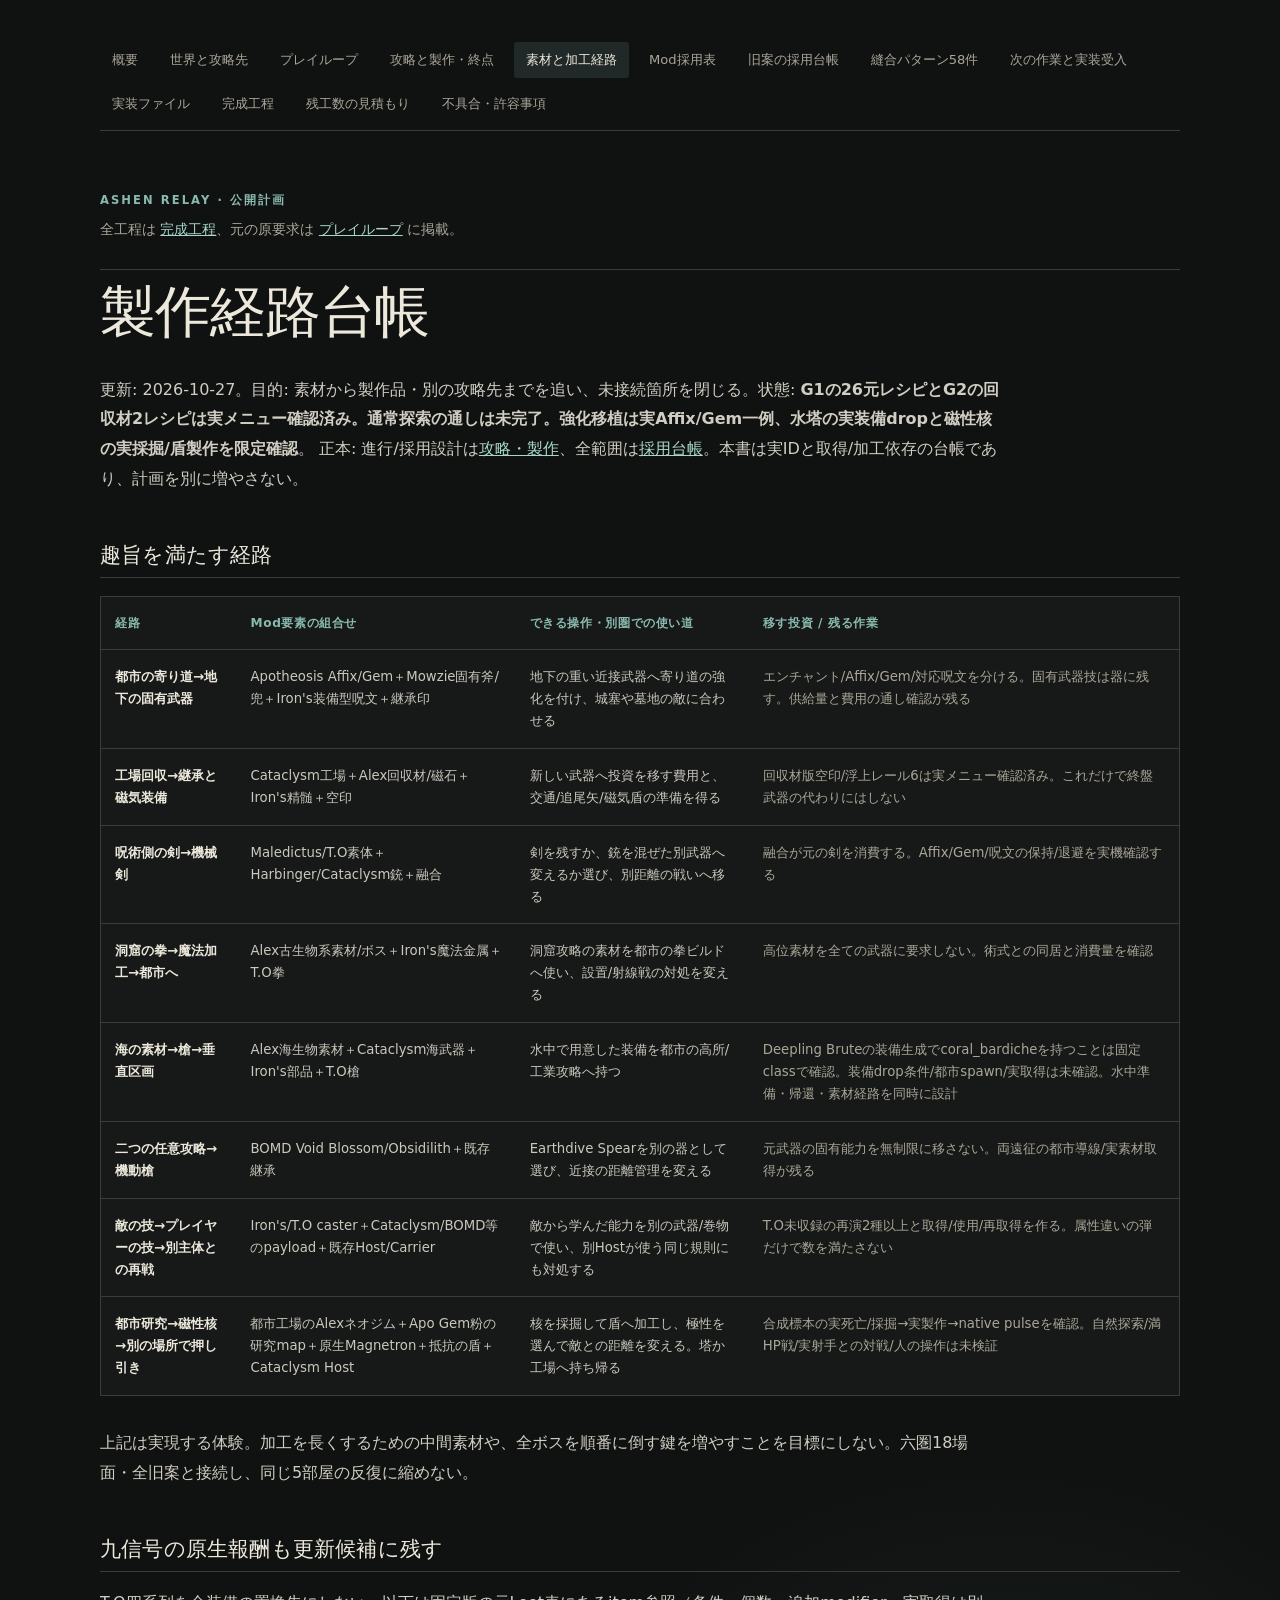
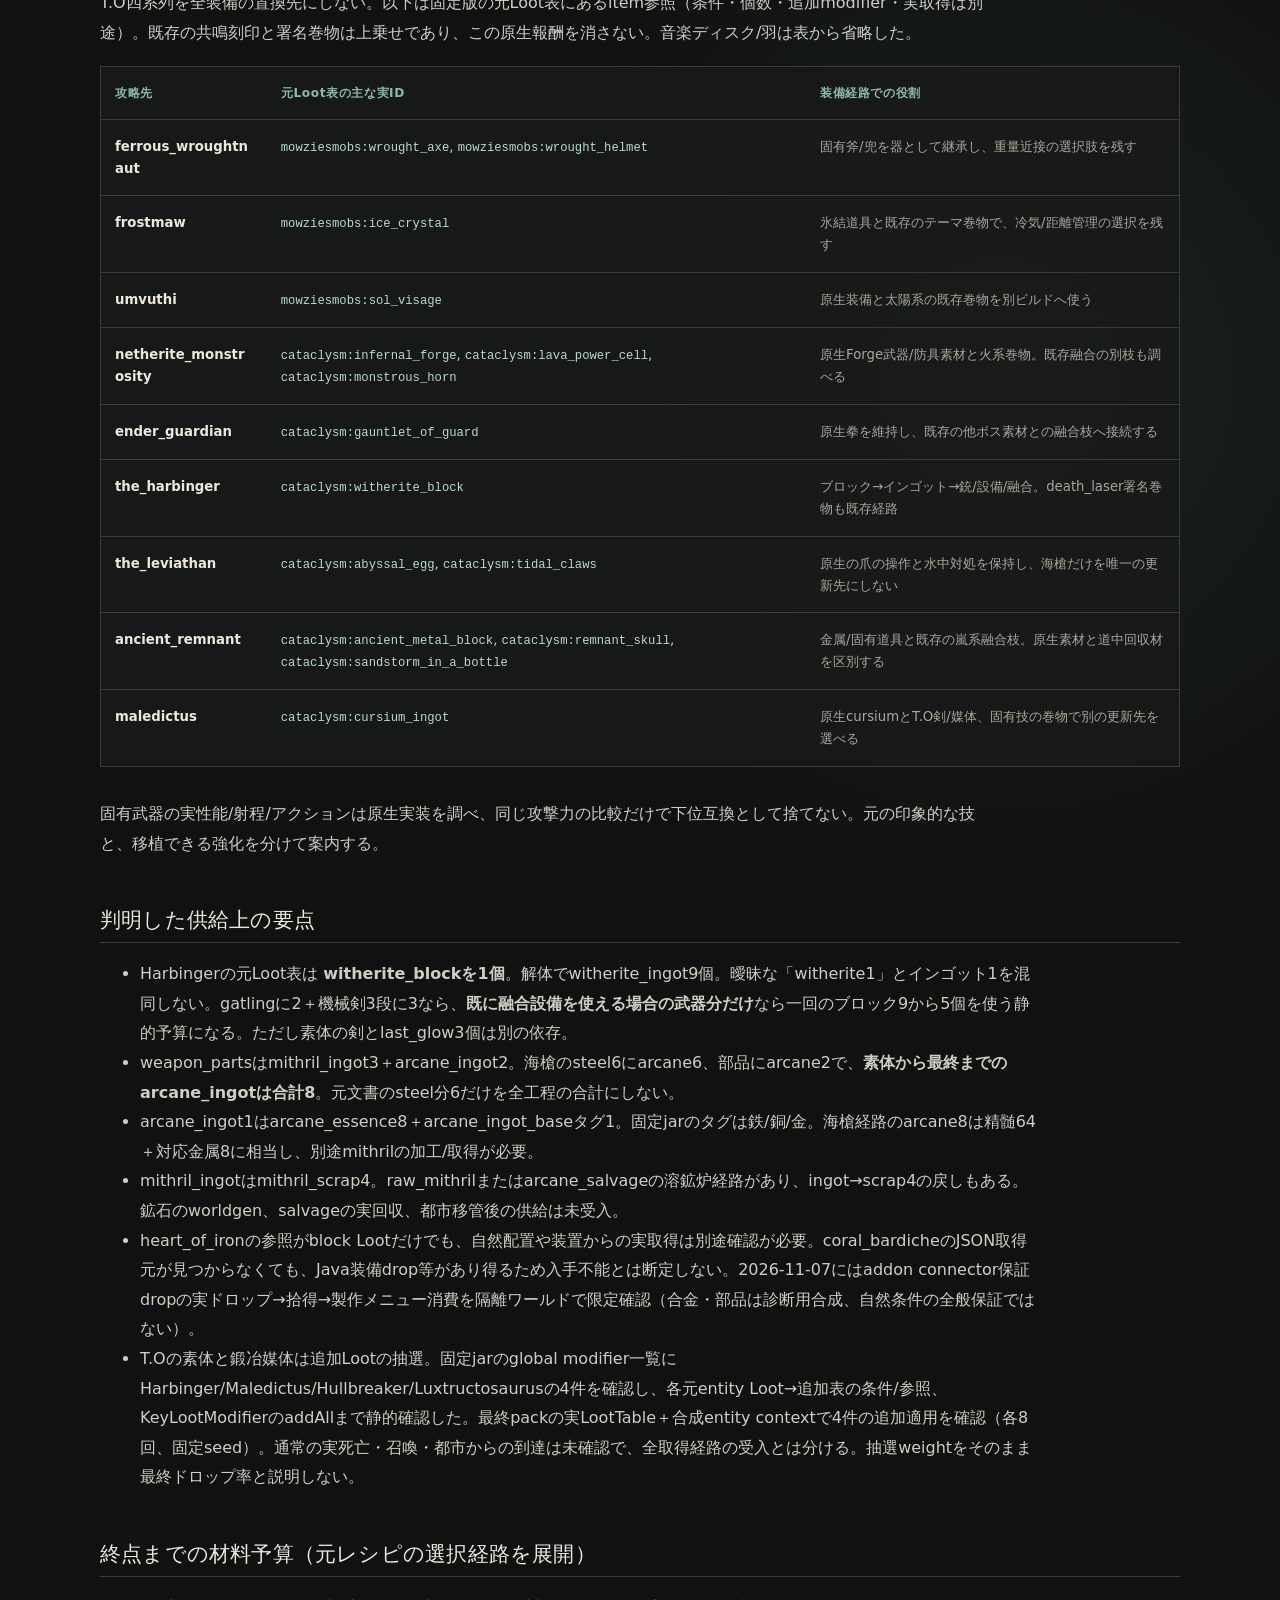
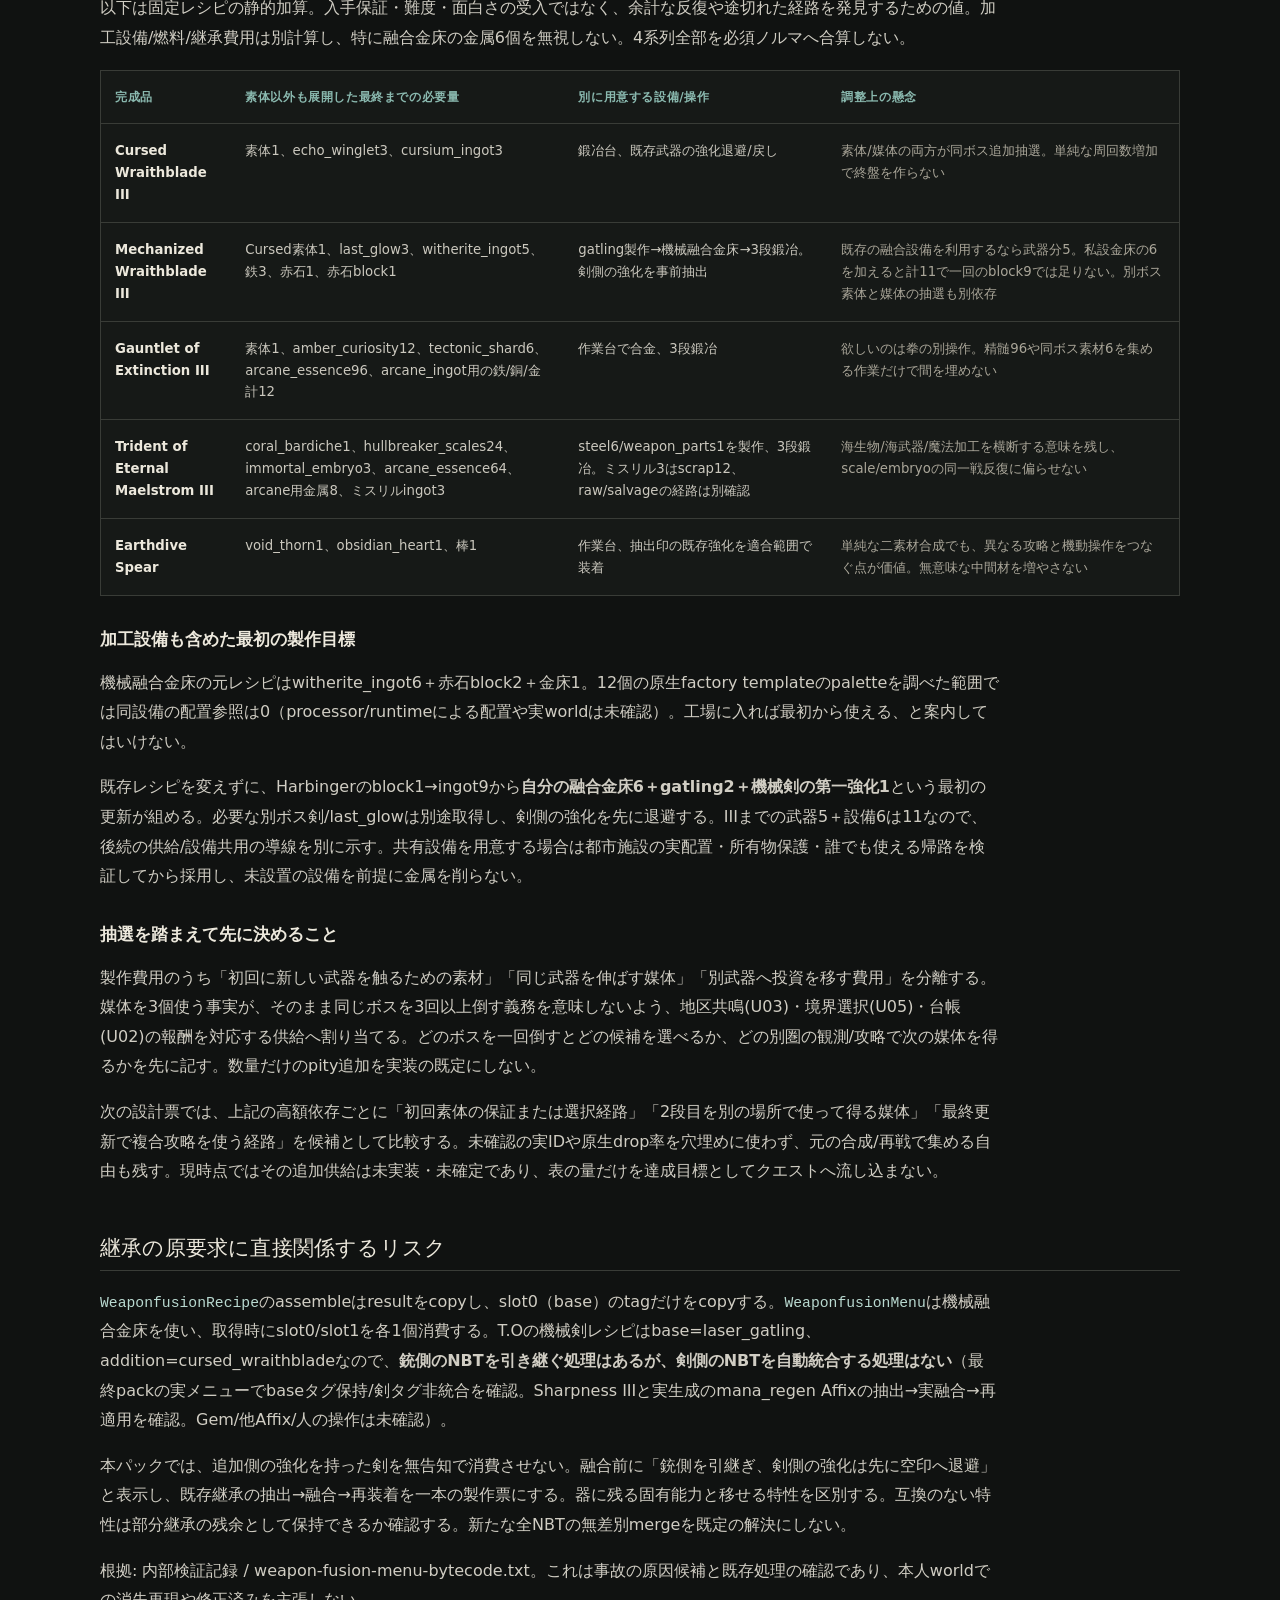
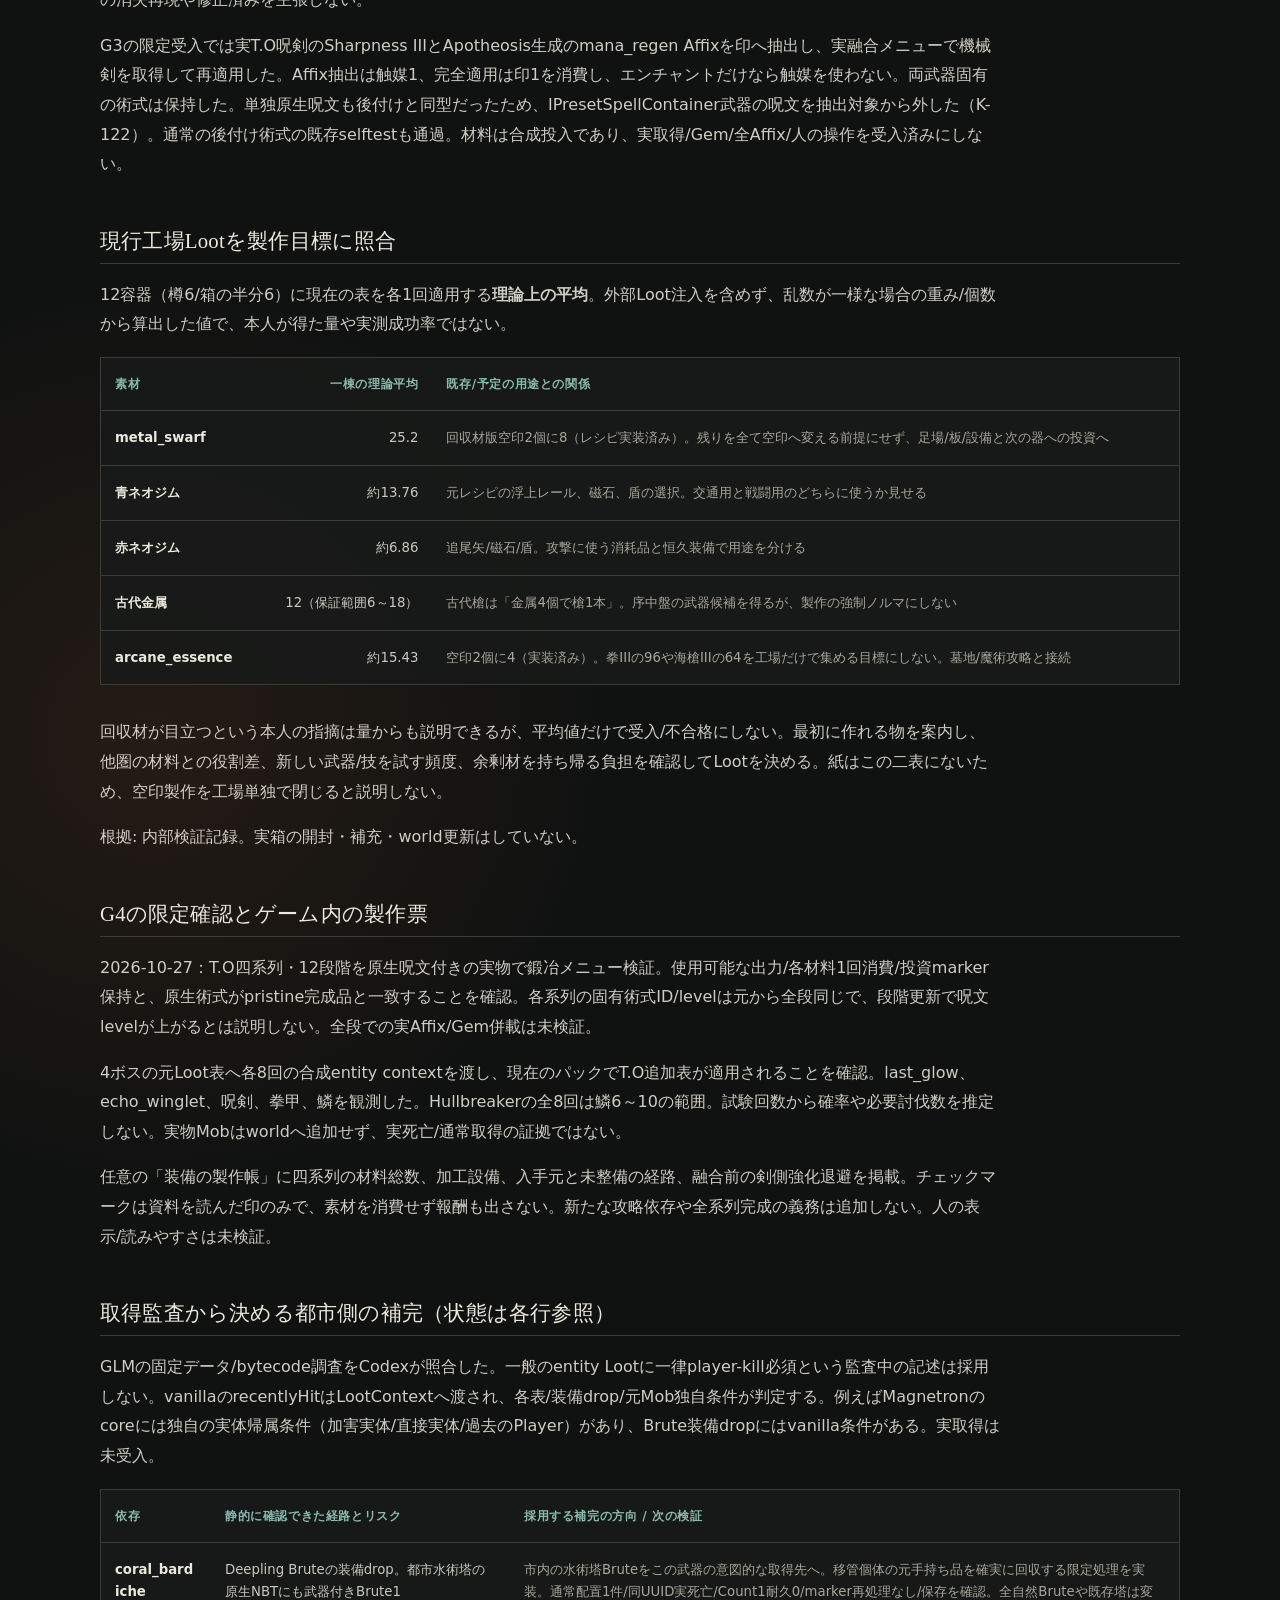
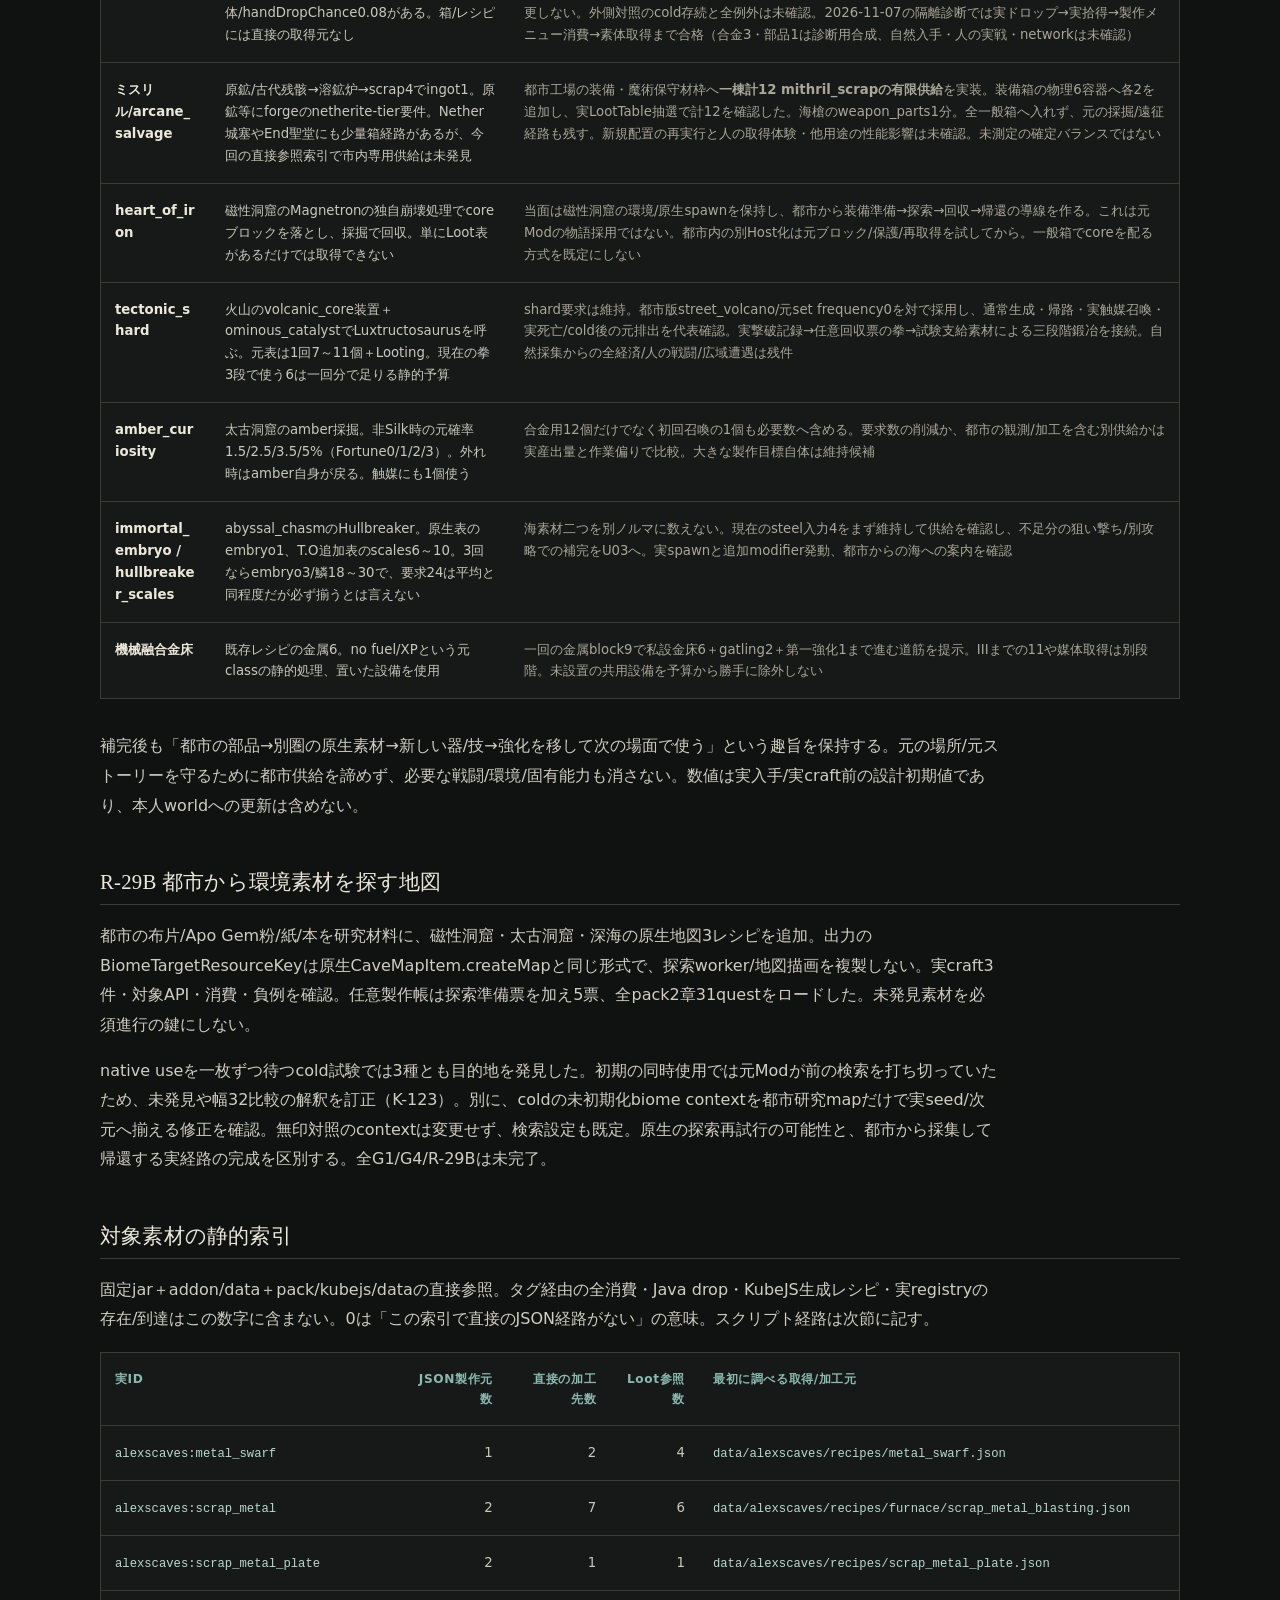
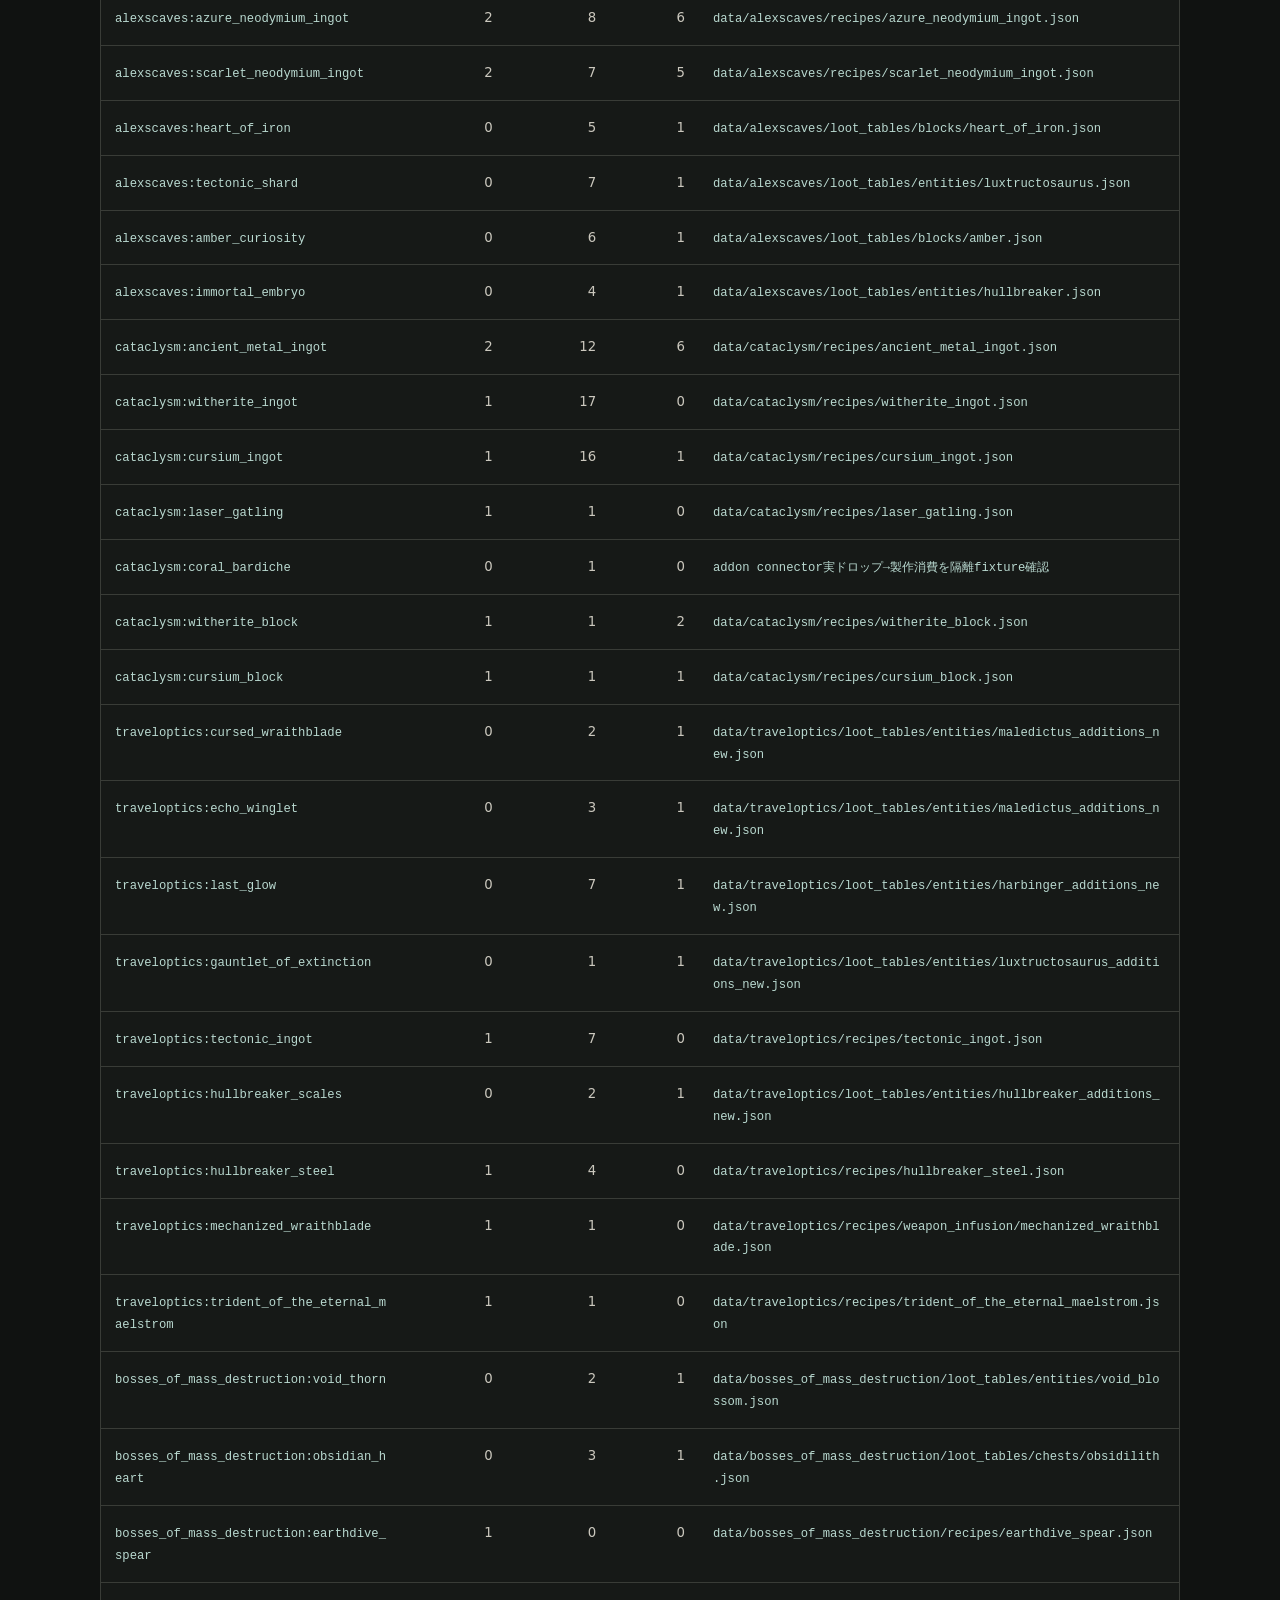
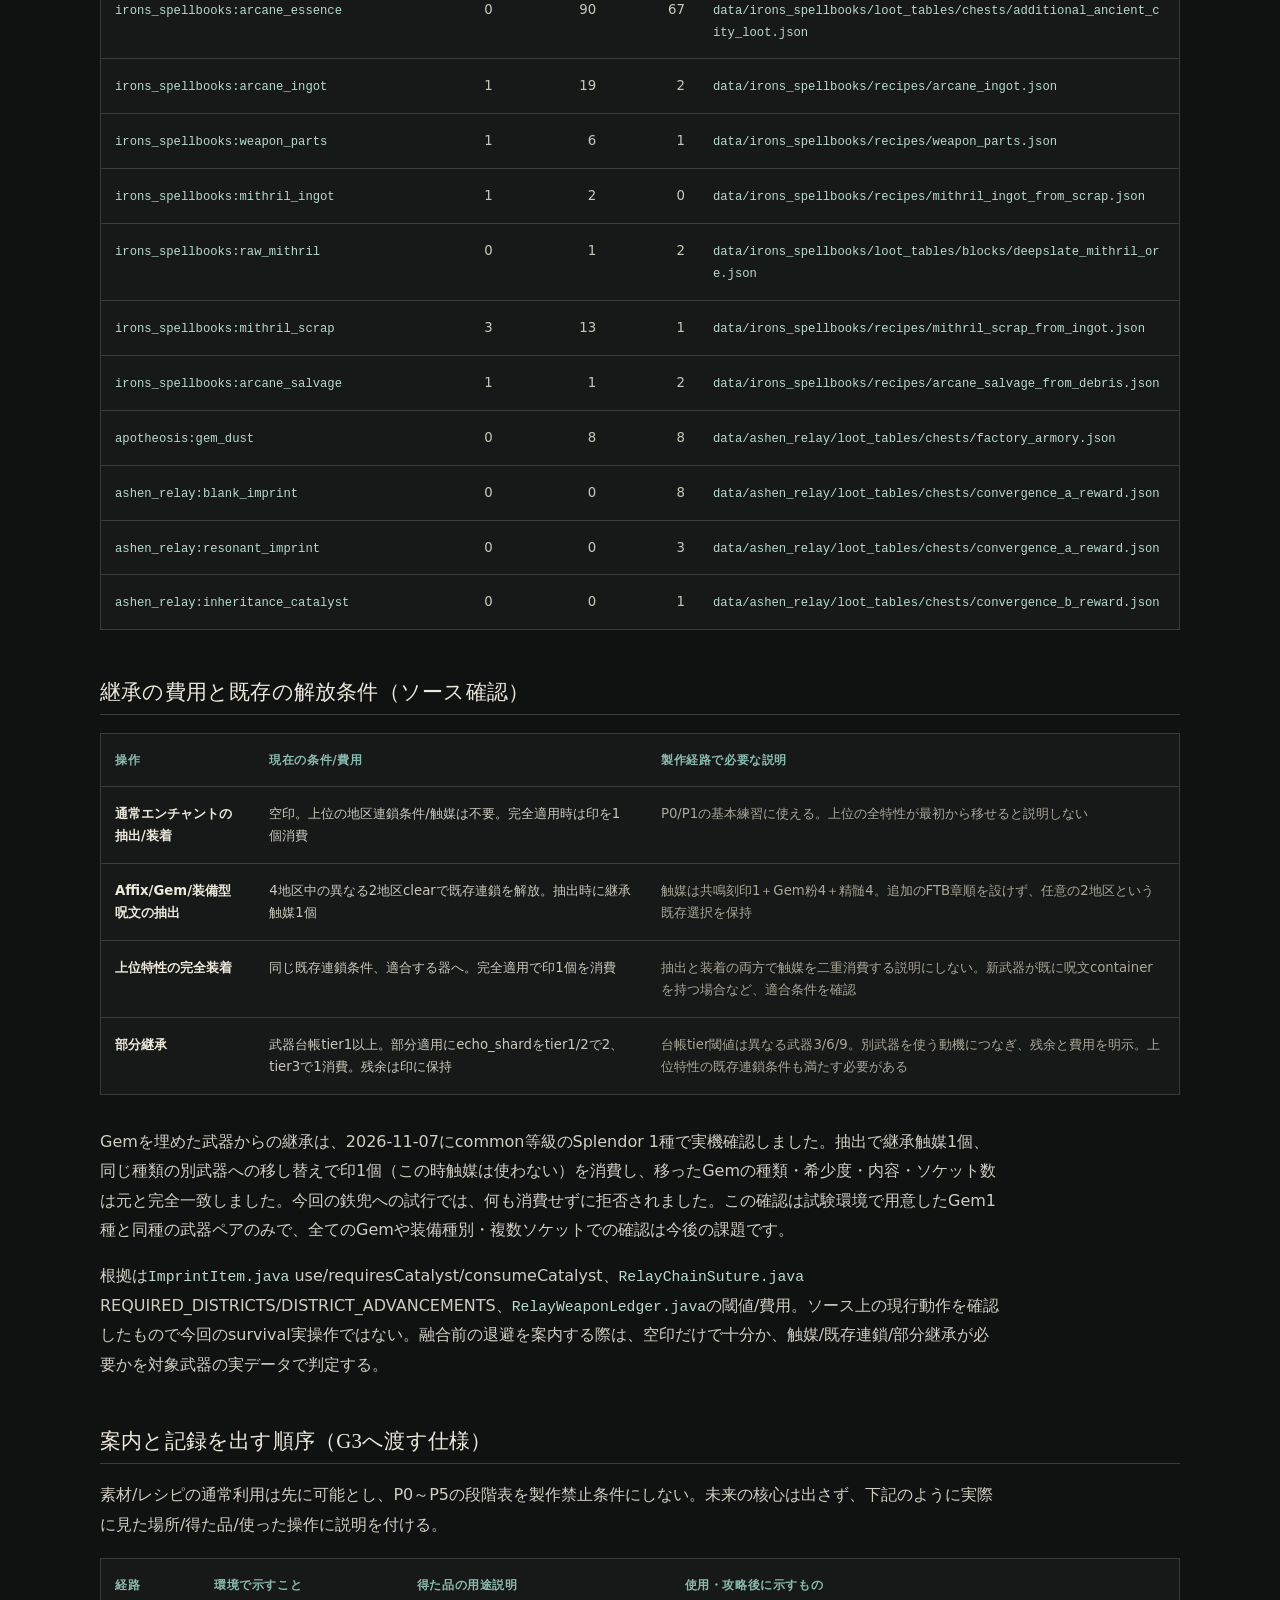
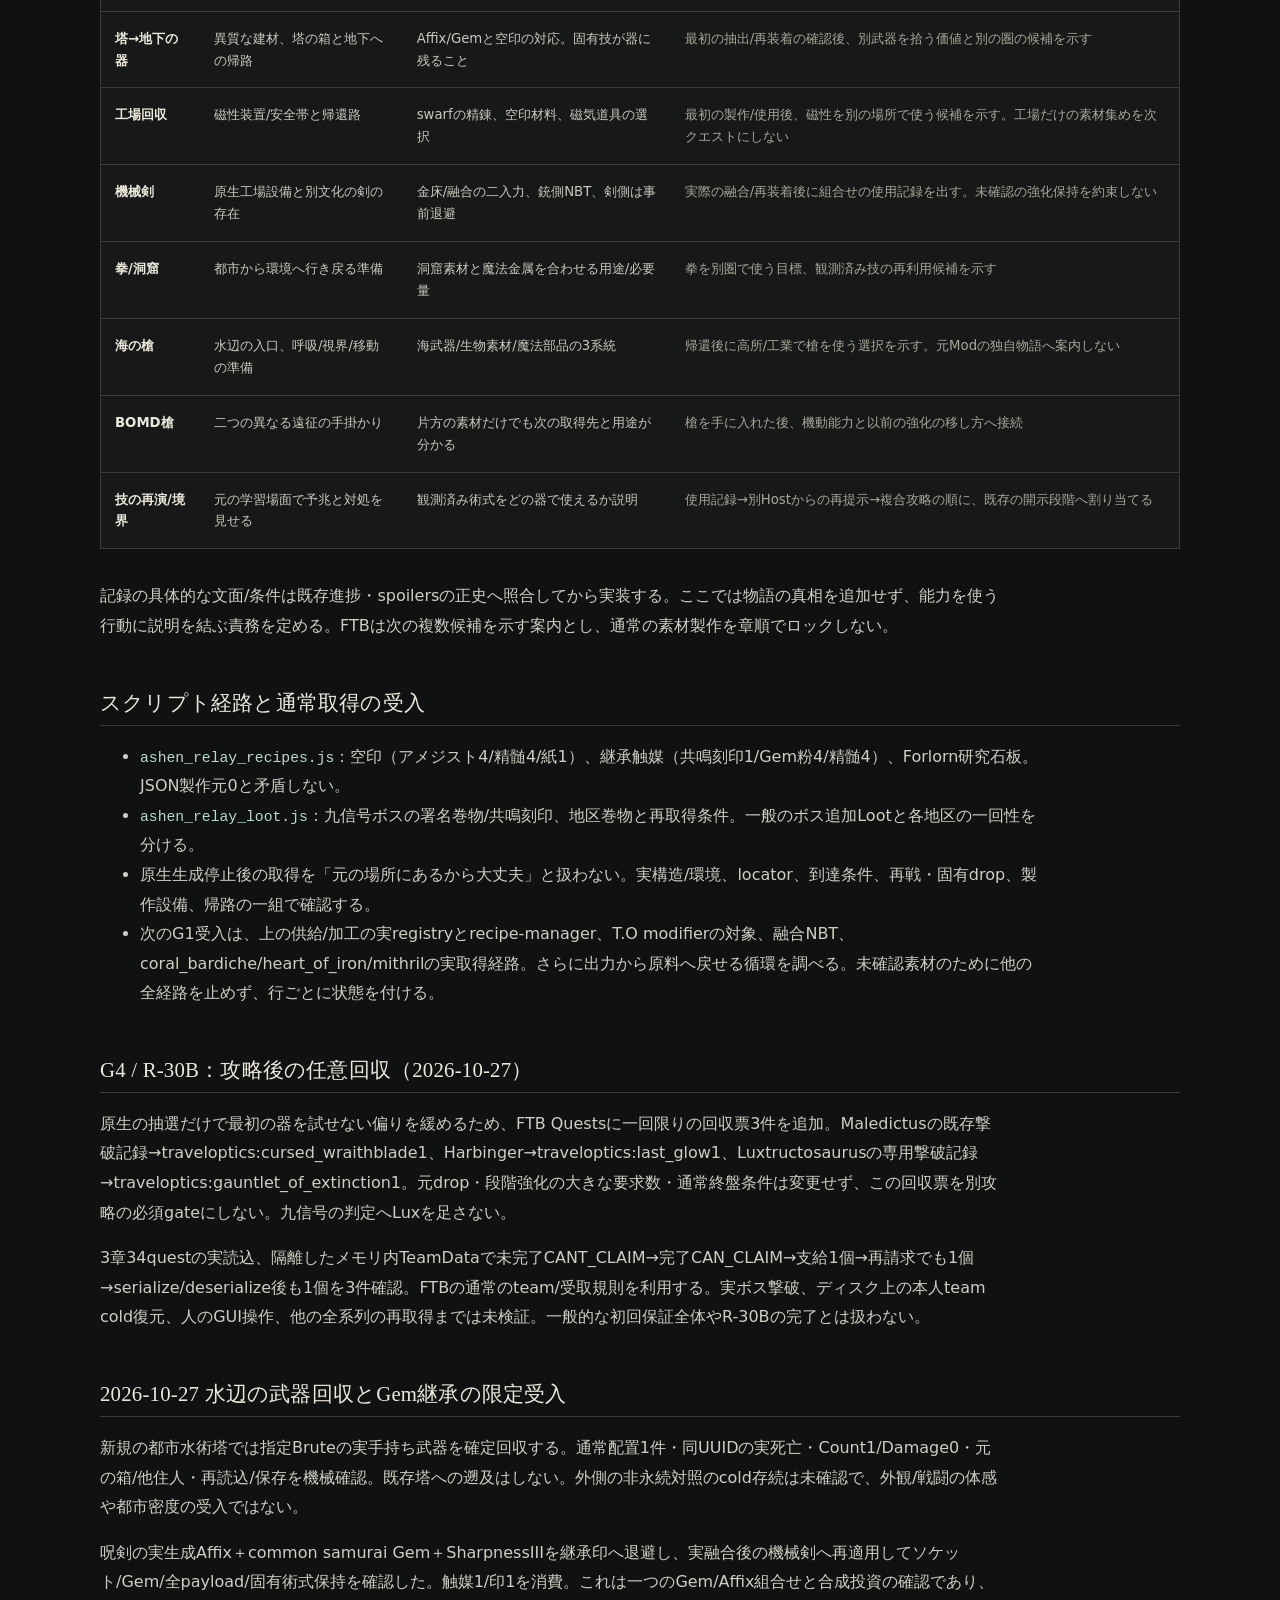
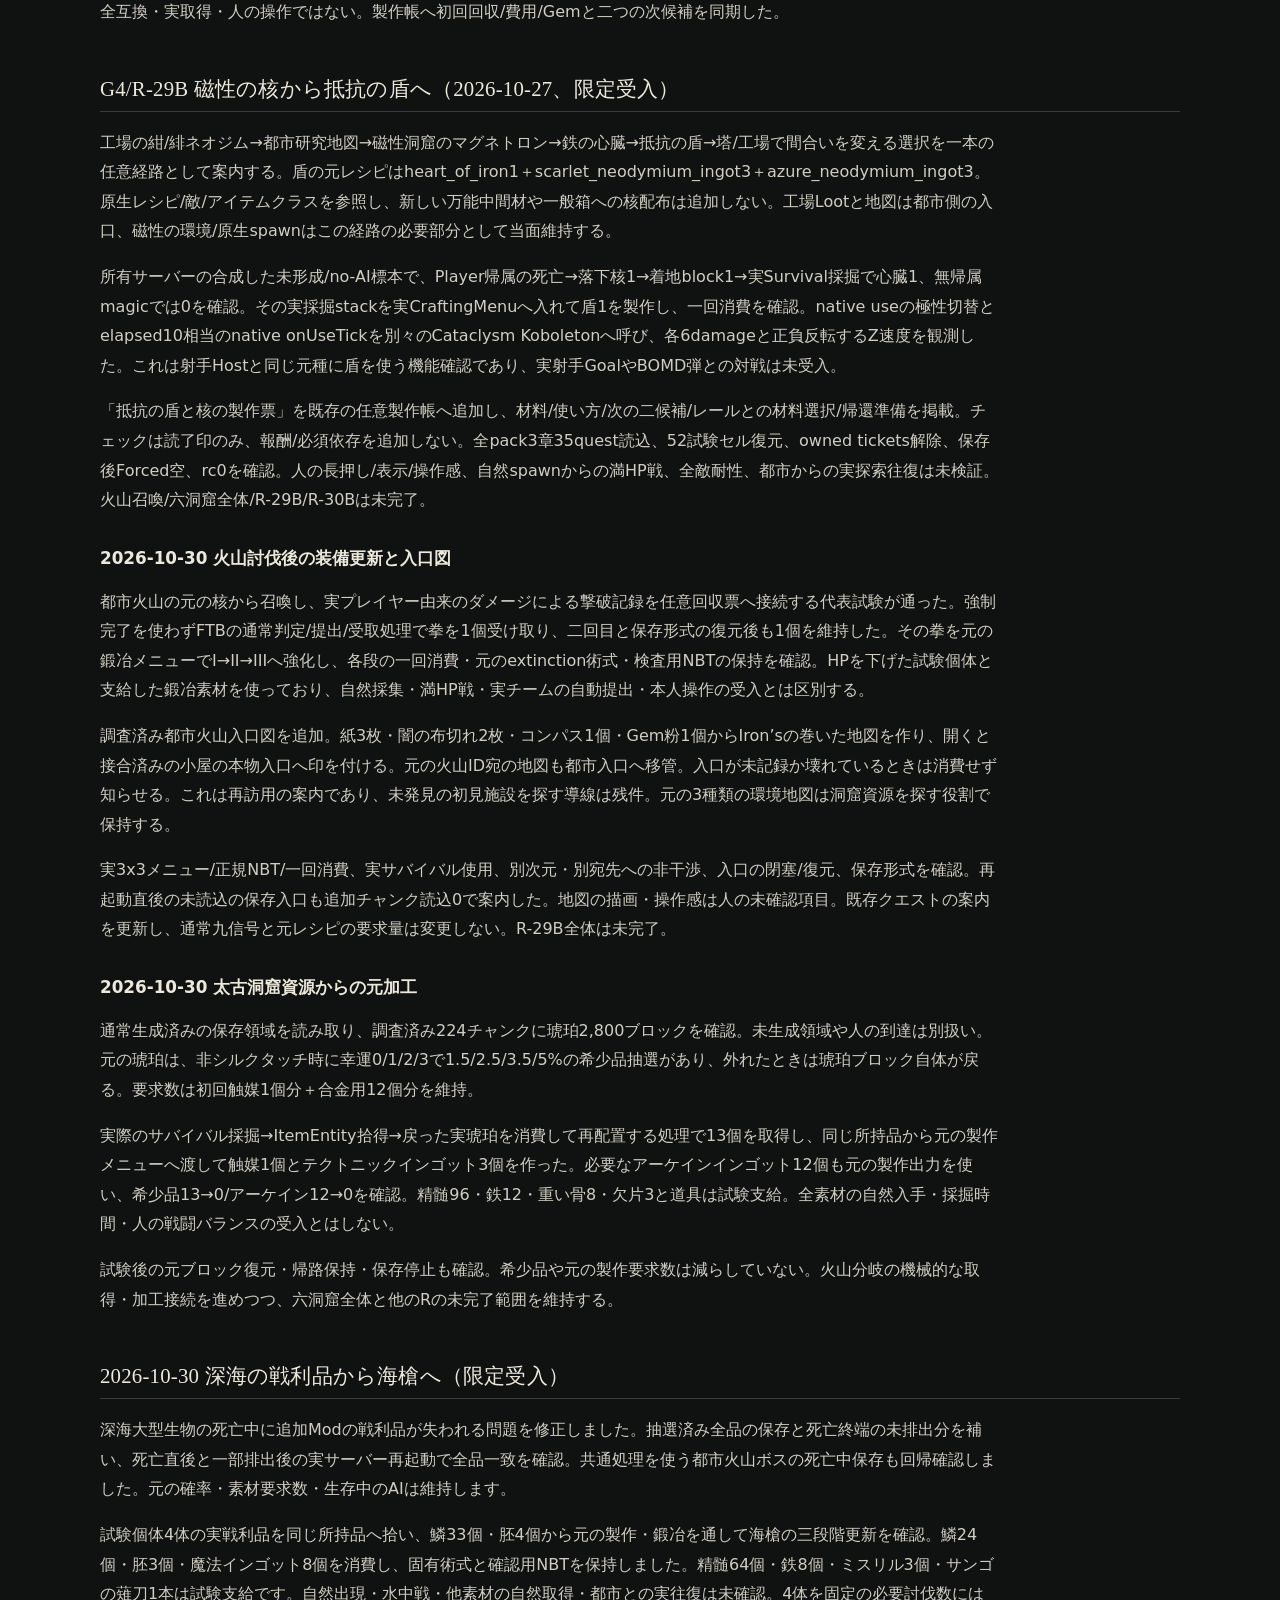
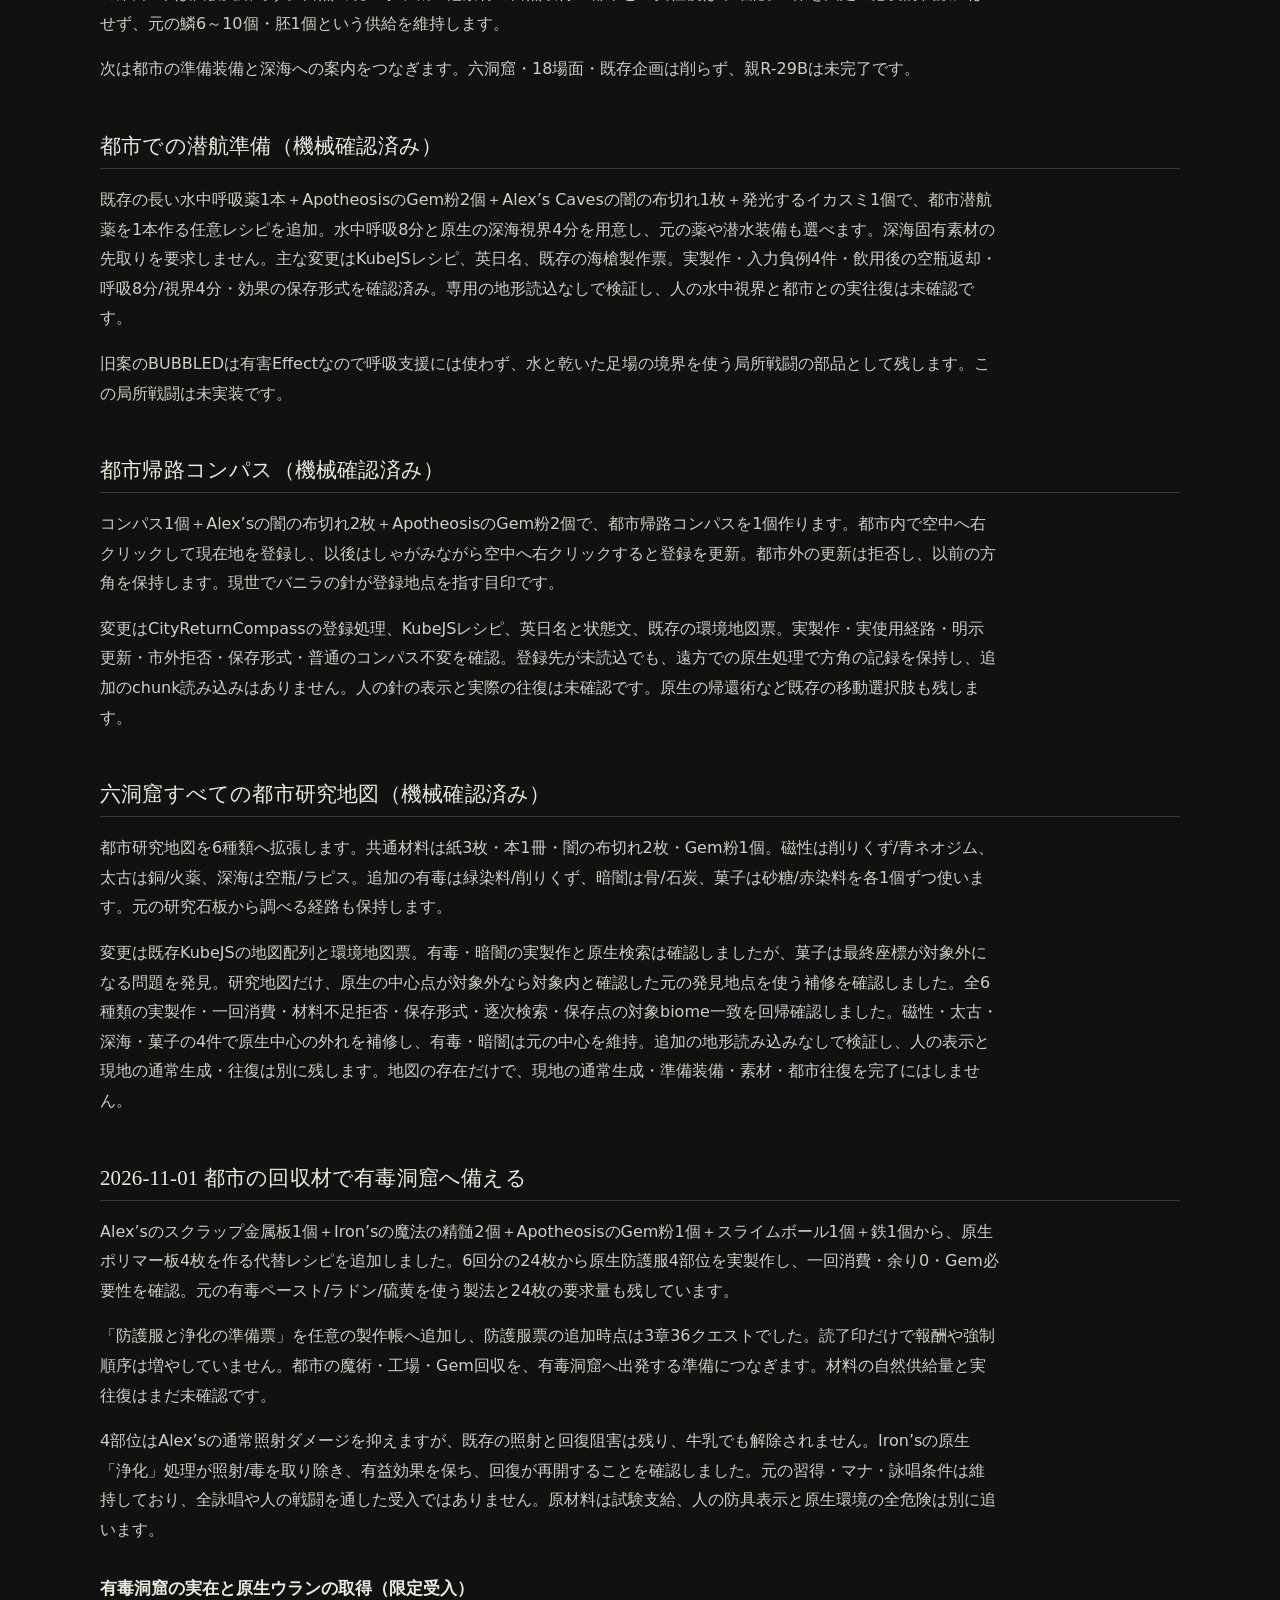
<file: recipes.html>
<!doctype html>
<html lang="ja">
<head>
  <meta charset="utf-8">
  <meta name="viewport" content="width=device-width, initial-scale=1">
  <meta name="robots" content="noindex, nofollow, noarchive">
  <meta name="description" content="Ashen Relayの素材と加工経路。実装済み・計画・受入条件を区別して掲載。">
  <title>素材と加工経路 — Ashen Relay</title>
  <link rel="stylesheet" href="style.css">
</head>
<body>
  <main>
    <nav class="site-nav" aria-label="サイト内のページ"><a href="index.html">概要</a><a href="world.html">世界と攻略先</a><a href="gameplay.html">プレイループ</a><a href="progression.html">攻略と製作・終点</a><a href="recipes.html" aria-current="page">素材と加工経路</a><a href="mods.html">Mod採用表</a><a href="ideas.html">旧案の採用台帳</a><a href="seams.html">縫合パターン58件</a><a href="delivery.html">次の作業と実装受入</a><a href="implementation.html">実装ファイル</a><a href="completion.html">完成工程</a><a href="estimate.html">残工数の見積もり</a><a href="known-issues.html">不具合・許容事項</a></nav>
    <header class="subpage-header"><p class="eyebrow">ASHEN RELAY · 公開計画</p><p class="subpage-lead">全工程は <a href="completion.html">完成工程</a>、元の原要求は <a href="gameplay.html">プレイループ</a> に掲載。</p></header>
    <article class="document"><h1>製作経路台帳</h1>
<p>更新: 2026-10-27。目的: 素材から製作品・別の攻略先までを追い、未接続箇所を閉じる。状態: <strong>G1の26元レシピとG2の回収材2レシピは実メニュー確認済み。通常探索の通しは未完了。強化移植は実Affix/Gem一例、水塔の実装備dropと磁性核の実採掘/盾製作を限定確認</strong>。
正本: 進行/採用設計は<a href="progression.html">攻略・製作</a>、全範囲は<a href="ideas.html">採用台帳</a>。本書は実IDと取得/加工依存の台帳であり、計画を別に増やさない。</p>
<h2>趣旨を満たす経路</h2>
<table>
<thead>
<tr>
<th>経路</th>
<th>Mod要素の組合せ</th>
<th>できる操作・別圏での使い道</th>
<th>移す投資 / 残る作業</th>
</tr>
</thead>
<tbody>
<tr>
<td>都市の寄り道→地下の固有武器</td>
<td>Apotheosis Affix/Gem＋Mowzie固有斧/兜＋Iron's装備型呪文＋継承印</td>
<td>地下の重い近接武器へ寄り道の強化を付け、城塞や墓地の敵に合わせる</td>
<td>エンチャント/Affix/Gem/対応呪文を分ける。固有武器技は器に残す。供給量と費用の通し確認が残る</td>
</tr>
<tr>
<td>工場回収→継承と磁気装備</td>
<td>Cataclysm工場＋Alex回収材/磁石＋Iron's精髄＋空印</td>
<td>新しい武器へ投資を移す費用と、交通/追尾矢/磁気盾の準備を得る</td>
<td>回収材版空印/浮上レール6は実メニュー確認済み。これだけで終盤武器の代わりにはしない</td>
</tr>
<tr>
<td>呪術側の剣→機械剣</td>
<td>Maledictus/T.O素体＋Harbinger/Cataclysm銃＋融合</td>
<td>剣を残すか、銃を混ぜた別武器へ変えるか選び、別距離の戦いへ移る</td>
<td>融合が元の剣を消費する。Affix/Gem/呪文の保持/退避を実機確認する</td>
</tr>
<tr>
<td>洞窟の拳→魔法加工→都市へ</td>
<td>Alex古生物系素材/ボス＋Iron's魔法金属＋T.O拳</td>
<td>洞窟攻略の素材を都市の拳ビルドへ使い、設置/射線戦の対処を変える</td>
<td>高位素材を全ての武器に要求しない。術式との同居と消費量を確認</td>
</tr>
<tr>
<td>海の素材→槍→垂直区画</td>
<td>Alex海生物素材＋Cataclysm海武器＋Iron's部品＋T.O槍</td>
<td>水中で用意した装備を都市の高所/工業攻略へ持つ</td>
<td>Deepling Bruteの装備生成でcoral_bardicheを持つことは固定classで確認。装備drop条件/都市spawn/実取得は未確認。水中準備・帰還・素材経路を同時に設計</td>
</tr>
<tr>
<td>二つの任意攻略→機動槍</td>
<td>BOMD Void Blossom/Obsidilith＋既存継承</td>
<td>Earthdive Spearを別の器として選び、近接の距離管理を変える</td>
<td>元武器の固有能力を無制限に移さない。両遠征の都市導線/実素材取得が残る</td>
</tr>
<tr>
<td>敵の技→プレイヤーの技→別主体との再戦</td>
<td>Iron's/T.O caster＋Cataclysm/BOMD等のpayload＋既存Host/Carrier</td>
<td>敵から学んだ能力を別の武器/巻物で使い、別Hostが使う同じ規則にも対処する</td>
<td>T.O未収録の再演2種以上と取得/使用/再取得を作る。属性違いの弾だけで数を満たさない</td>
</tr>
<tr>
<td>都市研究→磁性核→別の場所で押し引き</td>
<td>都市工場のAlexネオジム＋Apo Gem粉の研究map＋原生Magnetron＋抵抗の盾＋Cataclysm Host</td>
<td>核を採掘して盾へ加工し、極性を選んで敵との距離を変える。塔か工場へ持ち帰る</td>
<td>合成標本の実死亡/採掘→実製作→native pulseを確認。自然探索/満HP戦/実射手との対戦/人の操作は未検証</td>
</tr>
</tbody>
</table>
<p>上記は実現する体験。加工を長くするための中間素材や、全ボスを順番に倒す鍵を増やすことを目標にしない。六圏18場面・全旧案と接続し、同じ5部屋の反復に縮めない。</p>
<h2>九信号の原生報酬も更新候補に残す</h2>
<p>T.O四系列を全装備の置換先にしない。以下は固定版の元Loot表にあるitem参照（条件・個数・追加modifier・実取得は別途）。既存の共鳴刻印と署名巻物は上乗せであり、この原生報酬を消さない。音楽ディスク/羽は表から省略した。</p>
<table>
<thead>
<tr>
<th>攻略先</th>
<th>元Loot表の主な実ID</th>
<th>装備経路での役割</th>
</tr>
</thead>
<tbody>
<tr>
<td>ferrous_wroughtnaut</td>
<td><code>mowziesmobs:wrought_axe</code>, <code>mowziesmobs:wrought_helmet</code></td>
<td>固有斧/兜を器として継承し、重量近接の選択肢を残す</td>
</tr>
<tr>
<td>frostmaw</td>
<td><code>mowziesmobs:ice_crystal</code></td>
<td>氷結道具と既存のテーマ巻物で、冷気/距離管理の選択を残す</td>
</tr>
<tr>
<td>umvuthi</td>
<td><code>mowziesmobs:sol_visage</code></td>
<td>原生装備と太陽系の既存巻物を別ビルドへ使う</td>
</tr>
<tr>
<td>netherite_monstrosity</td>
<td><code>cataclysm:infernal_forge</code>, <code>cataclysm:lava_power_cell</code>, <code>cataclysm:monstrous_horn</code></td>
<td>原生Forge武器/防具素材と火系巻物。既存融合の別枝も調べる</td>
</tr>
<tr>
<td>ender_guardian</td>
<td><code>cataclysm:gauntlet_of_guard</code></td>
<td>原生拳を維持し、既存の他ボス素材との融合枝へ接続する</td>
</tr>
<tr>
<td>the_harbinger</td>
<td><code>cataclysm:witherite_block</code></td>
<td>ブロック→インゴット→銃/設備/融合。death_laser署名巻物も既存経路</td>
</tr>
<tr>
<td>the_leviathan</td>
<td><code>cataclysm:abyssal_egg</code>, <code>cataclysm:tidal_claws</code></td>
<td>原生の爪の操作と水中対処を保持し、海槍だけを唯一の更新先にしない</td>
</tr>
<tr>
<td>ancient_remnant</td>
<td><code>cataclysm:ancient_metal_block</code>, <code>cataclysm:remnant_skull</code>, <code>cataclysm:sandstorm_in_a_bottle</code></td>
<td>金属/固有道具と既存の嵐系融合枝。原生素材と道中回収材を区別する</td>
</tr>
<tr>
<td>maledictus</td>
<td><code>cataclysm:cursium_ingot</code></td>
<td>原生cursiumとT.O剣/媒体、固有技の巻物で別の更新先を選べる</td>
</tr>
</tbody>
</table>
<p>固有武器の実性能/射程/アクションは原生実装を調べ、同じ攻撃力の比較だけで下位互換として捨てない。元の印象的な技と、移植できる強化を分けて案内する。</p>
<h2>判明した供給上の要点</h2>
<ul>
<li>Harbingerの元Loot表は <strong>witherite_blockを1個</strong>。解体でwitherite_ingot9個。曖昧な「witherite1」とインゴット1を混同しない。gatlingに2＋機械剣3段に3なら、<strong>既に融合設備を使える場合の武器分だけ</strong>なら一回のブロック9から5個を使う静的予算になる。ただし素体の剣とlast_glow3個は別の依存。</li>
<li>weapon_partsはmithril_ingot3＋arcane_ingot2。海槍のsteel6にarcane6、部品にarcane2で、<strong>素体から最終までのarcane_ingotは合計8</strong>。元文書のsteel分6だけを全工程の合計にしない。</li>
<li>arcane_ingot1はarcane_essence8＋arcane_ingot_baseタグ1。固定jarのタグは鉄/銅/金。海槍経路のarcane8は精髄64＋対応金属8に相当し、別途mithrilの加工/取得が必要。</li>
<li>mithril_ingotはmithril_scrap4。raw_mithrilまたはarcane_salvageの溶鉱炉経路があり、ingot→scrap4の戻しもある。鉱石のworldgen、salvageの実回収、都市移管後の供給は未受入。</li>
<li>heart_of_ironの参照がblock Lootだけでも、自然配置や装置からの実取得は別途確認が必要。coral_bardicheのJSON取得元が見つからなくても、Java装備drop等があり得るため入手不能とは断定しない。2026-11-07にはaddon connector保証dropの実ドロップ→拾得→製作メニュー消費を隔離ワールドで限定確認（合金・部品は診断用合成、自然条件の全般保証ではない）。</li>
<li>T.Oの素体と鍛冶媒体は追加Lootの抽選。固定jarのglobal modifier一覧にHarbinger/Maledictus/Hullbreaker/Luxtructosaurusの4件を確認し、各元entity Loot→追加表の条件/参照、KeyLootModifierのaddAllまで静的確認した。最終packの実LootTable＋合成entity contextで4件の追加適用を確認（各8回、固定seed）。通常の実死亡・召喚・都市からの到達は未確認で、全取得経路の受入とは分ける。抽選weightをそのまま最終ドロップ率と説明しない。</li>
</ul>
<h2>終点までの材料予算（元レシピの選択経路を展開）</h2>
<p>以下は固定レシピの静的加算。入手保証・難度・面白さの受入ではなく、余計な反復や途切れた経路を発見するための値。加工設備/燃料/継承費用は別計算し、特に融合金床の金属6個を無視しない。4系列全部を必須ノルマへ合算しない。</p>
<table>
<thead>
<tr>
<th>完成品</th>
<th>素体以外も展開した最終までの必要量</th>
<th>別に用意する設備/操作</th>
<th>調整上の懸念</th>
</tr>
</thead>
<tbody>
<tr>
<td>Cursed Wraithblade III</td>
<td>素体1、echo_winglet3、cursium_ingot3</td>
<td>鍛冶台、既存武器の強化退避/戻し</td>
<td>素体/媒体の両方が同ボス追加抽選。単純な周回数増加で終盤を作らない</td>
</tr>
<tr>
<td>Mechanized Wraithblade III</td>
<td>Cursed素体1、last_glow3、witherite_ingot5、鉄3、赤石1、赤石block1</td>
<td>gatling製作→機械融合金床→3段鍛冶。剣側の強化を事前抽出</td>
<td>既存の融合設備を利用するなら武器分5。私設金床の6を加えると計11で一回のblock9では足りない。別ボス素体と媒体の抽選も別依存</td>
</tr>
<tr>
<td>Gauntlet of Extinction III</td>
<td>素体1、amber_curiosity12、tectonic_shard6、arcane_essence96、arcane_ingot用の鉄/銅/金計12</td>
<td>作業台で合金、3段鍛冶</td>
<td>欲しいのは拳の別操作。精髄96や同ボス素材6を集める作業だけで間を埋めない</td>
</tr>
<tr>
<td>Trident of Eternal Maelstrom III</td>
<td>coral_bardiche1、hullbreaker_scales24、immortal_embryo3、arcane_essence64、arcane用金属8、ミスリルingot3</td>
<td>steel6/weapon_parts1を製作、3段鍛冶。ミスリル3はscrap12、raw/salvageの経路は別確認</td>
<td>海生物/海武器/魔法加工を横断する意味を残し、scale/embryoの同一戦反復に偏らせない</td>
</tr>
<tr>
<td>Earthdive Spear</td>
<td>void_thorn1、obsidian_heart1、棒1</td>
<td>作業台、抽出印の既存強化を適合範囲で装着</td>
<td>単純な二素材合成でも、異なる攻略と機動操作をつなぐ点が価値。無意味な中間材を増やさない</td>
</tr>
</tbody>
</table>
<h3>加工設備も含めた最初の製作目標</h3>
<p>機械融合金床の元レシピはwitherite_ingot6＋赤石block2＋金床1。12個の原生factory templateのpaletteを調べた範囲では同設備の配置参照は0（processor/runtimeによる配置や実worldは未確認）。工場に入れば最初から使える、と案内してはいけない。</p>
<p>既存レシピを変えずに、Harbingerのblock1→ingot9から<strong>自分の融合金床6＋gatling2＋機械剣の第一強化1</strong>という最初の更新が組める。必要な別ボス剣/last_glowは別途取得し、剣側の強化を先に退避する。IIIまでの武器5＋設備6は11なので、後続の供給/設備共用の導線を別に示す。共有設備を用意する場合は都市施設の実配置・所有物保護・誰でも使える帰路を検証してから採用し、未設置の設備を前提に金属を削らない。</p>
<h3>抽選を踏まえて先に決めること</h3>
<p>製作費用のうち「初回に新しい武器を触るための素材」「同じ武器を伸ばす媒体」「別武器へ投資を移す費用」を分離する。媒体を3個使う事実が、そのまま同じボスを3回以上倒す義務を意味しないよう、地区共鳴(U03)・境界選択(U05)・台帳(U02)の報酬を対応する供給へ割り当てる。どのボスを一回倒すとどの候補を選べるか、どの別圏の観測/攻略で次の媒体を得るかを先に記す。数量だけのpity追加を実装の既定にしない。</p>
<p>次の設計票では、上記の高額依存ごとに「初回素体の保証または選択経路」「2段目を別の場所で使って得る媒体」「最終更新で複合攻略を使う経路」を候補として比較する。未確認の実IDや原生drop率を穴埋めに使わず、元の合成/再戦で集める自由も残す。現時点ではその追加供給は未実装・未確定であり、表の量だけを達成目標としてクエストへ流し込まない。</p>
<h2>継承の原要求に直接関係するリスク</h2>
<p><code>WeaponfusionRecipe</code>のassembleはresultをcopyし、slot0（base）のtagだけをcopyする。<code>WeaponfusionMenu</code>は機械融合金床を使い、取得時にslot0/slot1を各1個消費する。T.Oの機械剣レシピはbase=laser_gatling、addition=cursed_wraithbladeなので、<strong>銃側のNBTを引き継ぐ処理はあるが、剣側のNBTを自動統合する処理はない</strong>（最終packの実メニューでbaseタグ保持/剣タグ非統合を確認。Sharpness IIIと実生成のmana_regen Affixの抽出→実融合→再適用を確認。Gem/他Affix/人の操作は未確認）。</p>
<p>本パックでは、追加側の強化を持った剣を無告知で消費させない。融合前に「銃側を引継ぎ、剣側の強化は先に空印へ退避」と表示し、既存継承の抽出→融合→再装着を一本の製作票にする。器に残る固有能力と移せる特性を区別する。互換のない特性は部分継承の残余として保持できるか確認する。新たな全NBTの無差別mergeを既定の解決にしない。</p>
<p>根拠: 内部検証記録 / weapon-fusion-menu-bytecode.txt。これは事故の原因候補と既存処理の確認であり、本人worldでの消失再現や修正済みを主張しない。</p>
<p>G3の限定受入では実T.O呪剣のSharpness IIIとApotheosis生成のmana_regen Affixを印へ抽出し、実融合メニューで機械剣を取得して再適用した。Affix抽出は触媒1、完全適用は印1を消費し、エンチャントだけなら触媒を使わない。両武器固有の術式は保持した。単独原生呪文も後付けと同型だったため、IPresetSpellContainer武器の呪文を抽出対象から外した（K-122）。通常の後付け術式の既存selftestも通過。材料は合成投入であり、実取得/Gem/全Affix/人の操作を受入済みにしない。</p>
<h2>現行工場Lootを製作目標に照合</h2>
<p>12容器（樽6/箱の半分6）に現在の表を各1回適用する<strong>理論上の平均</strong>。外部Loot注入を含めず、乱数が一様な場合の重み/個数から算出した値で、本人が得た量や実測成功率ではない。</p>
<table>
<thead>
<tr>
<th>素材</th>
<th style="text-align:right">一棟の理論平均</th>
<th>既存/予定の用途との関係</th>
</tr>
</thead>
<tbody>
<tr>
<td>metal_swarf</td>
<td style="text-align:right">25.2</td>
<td>回収材版空印2個に8（レシピ実装済み）。残りを全て空印へ変える前提にせず、足場/板/設備と次の器への投資へ</td>
</tr>
<tr>
<td>青ネオジム</td>
<td style="text-align:right">約13.76</td>
<td>元レシピの浮上レール、磁石、盾の選択。交通用と戦闘用のどちらに使うか見せる</td>
</tr>
<tr>
<td>赤ネオジム</td>
<td style="text-align:right">約6.86</td>
<td>追尾矢/磁石/盾。攻撃に使う消耗品と恒久装備で用途を分ける</td>
</tr>
<tr>
<td>古代金属</td>
<td style="text-align:right">12（保証範囲6～18）</td>
<td>古代槍は「金属4個で槍1本」。序中盤の武器候補を得るが、製作の強制ノルマにしない</td>
</tr>
<tr>
<td>arcane_essence</td>
<td style="text-align:right">約15.43</td>
<td>空印2個に4（実装済み）。拳IIIの96や海槍IIIの64を工場だけで集める目標にしない。墓地/魔術攻略と接続</td>
</tr>
</tbody>
</table>
<p>回収材が目立つという本人の指摘は量からも説明できるが、平均値だけで受入/不合格にしない。最初に作れる物を案内し、他圏の材料との役割差、新しい武器/技を試す頻度、余剰材を持ち帰る負担を確認してLootを決める。紙はこの二表にないため、空印製作を工場単独で閉じると説明しない。</p>
<p>根拠: 内部検証記録。実箱の開封・補充・world更新はしていない。</p>
<h2>G4の限定確認とゲーム内の製作票</h2>
<p>2026-10-27：T.O四系列・12段階を原生呪文付きの実物で鍛冶メニュー検証。使用可能な出力/各材料1回消費/投資marker保持と、原生術式がpristine完成品と一致することを確認。各系列の固有術式ID/levelは元から全段同じで、段階更新で呪文levelが上がるとは説明しない。全段での実Affix/Gem併載は未検証。</p>
<p>4ボスの元Loot表へ各8回の合成entity contextを渡し、現在のパックでT.O追加表が適用されることを確認。last_glow、echo_winglet、呪剣、拳甲、鱗を観測した。Hullbreakerの全8回は鱗6～10の範囲。試験回数から確率や必要討伐数を推定しない。実物Mobはworldへ追加せず、実死亡/通常取得の証拠ではない。</p>
<p>任意の「装備の製作帳」に四系列の材料総数、加工設備、入手元と未整備の経路、融合前の剣側強化退避を掲載。チェックマークは資料を読んだ印のみで、素材を消費せず報酬も出さない。新たな攻略依存や全系列完成の義務は追加しない。人の表示/読みやすさは未検証。</p>
<h2>取得監査から決める都市側の補完（状態は各行参照）</h2>
<p>GLMの固定データ/bytecode調査をCodexが照合した。一般のentity Lootに一律player-kill必須という監査中の記述は採用しない。vanillaのrecentlyHitはLootContextへ渡され、各表/装備drop/元Mob独自条件が判定する。例えばMagnetronのcoreには独自の実体帰属条件（加害実体/直接実体/過去のPlayer）があり、Brute装備dropにはvanilla条件がある。実取得は未受入。</p>
<table>
<thead>
<tr>
<th>依存</th>
<th>静的に確認できた経路とリスク</th>
<th>採用する補完の方向 / 次の検証</th>
</tr>
</thead>
<tbody>
<tr>
<td>coral_bardiche</td>
<td>Deepling Bruteの装備drop。都市水術塔の原生NBTにも武器付きBrute1体/handDropChance0.08がある。箱/レシピには直接の取得元なし</td>
<td>市内の水術塔Bruteをこの武器の意図的な取得先へ。移管個体の元手持ち品を確実に回収する限定処理を実装。通常配置1件/同UUID実死亡/Count1耐久0/marker再処理なし/保存を確認。全自然Bruteや既存塔は変更しない。外側対照のcold存続と全例外は未確認。2026-11-07の隔離診断では実ドロップ→実拾得→製作メニュー消費→素体取得まで合格（合金3・部品1は診断用合成、自然入手・人の実戦・networkは未確認）</td>
</tr>
<tr>
<td>ミスリル/arcane_salvage</td>
<td>原鉱/古代残骸→溶鉱炉→scrap4でingot1。原鉱等にforgeのnetherite-tier要件。Nether城塞やEnd聖堂にも少量箱経路があるが、今回の直接参照索引で市内専用供給は未発見</td>
<td>都市工場の装備・魔術保守材枠へ<strong>一棟計12 mithril_scrapの有限供給</strong>を実装。装備箱の物理6容器へ各2を追加し、実LootTable抽選で計12を確認した。海槍のweapon_parts1分。全一般箱へ入れず、元の採掘/遠征経路も残す。新規配置の再実行と人の取得体験・他用途の性能影響は未確認。未測定の確定バランスではない</td>
</tr>
<tr>
<td>heart_of_iron</td>
<td>磁性洞窟のMagnetronの独自崩壊処理でcoreブロックを落とし、採掘で回収。単にLoot表があるだけでは取得できない</td>
<td>当面は磁性洞窟の環境/原生spawnを保持し、都市から装備準備→探索→回収→帰還の導線を作る。これは元Modの物語採用ではない。都市内の別Host化は元ブロック/保護/再取得を試してから。一般箱でcoreを配る方式を既定にしない</td>
</tr>
<tr>
<td>tectonic_shard</td>
<td>火山のvolcanic_core装置＋ominous_catalystでLuxtructosaurusを呼ぶ。元表は1回7～11個＋Looting。現在の拳3段で使う6は一回分で足りる静的予算</td>
<td>shard要求は維持。都市版street_volcano/元set frequency0を対で採用し、通常生成・帰路・実触媒召喚・実死亡/cold後の元排出を代表確認。実撃破記録→任意回収票の拳→試験支給素材による三段階鍛冶を接続。自然採集からの全経済/人の戦闘/広域遭遇は残件</td>
</tr>
<tr>
<td>amber_curiosity</td>
<td>太古洞窟のamber採掘。非Silk時の元確率1.5/2.5/3.5/5%（Fortune0/1/2/3）。外れ時はamber自身が戻る。触媒にも1個使う</td>
<td>合金用12個だけでなく初回召喚の1個も必要数へ含める。要求数の削減か、都市の観測/加工を含む別供給かは実産出量と作業偏りで比較。大きな製作目標自体は維持候補</td>
</tr>
<tr>
<td>immortal_embryo / hullbreaker_scales</td>
<td>abyssal_chasmのHullbreaker。原生表のembryo1、T.O追加表のscales6～10。3回ならembryo3/鱗18～30で、要求24は平均と同程度だが必ず揃うとは言えない</td>
<td>海素材二つを別ノルマに数えない。現在のsteel入力4をまず維持して供給を確認し、不足分の狙い撃ち/別攻略での補完をU03へ。実spawnと追加modifier発動、都市からの海への案内を確認</td>
</tr>
<tr>
<td>機械融合金床</td>
<td>既存レシピの金属6。no fuel/XPという元classの静的処理、置いた設備を使用</td>
<td>一回の金属block9で私設金床6＋gatling2＋第一強化1まで進む道筋を提示。IIIまでの11や媒体取得は別段階。未設置の共用設備を予算から勝手に除外しない</td>
</tr>
</tbody>
</table>
<p>補完後も「都市の部品→別圏の原生素材→新しい器/技→強化を移して次の場面で使う」という趣旨を保持する。元の場所/元ストーリーを守るために都市供給を諦めず、必要な戦闘/環境/固有能力も消さない。数値は実入手/実craft前の設計初期値であり、本人worldへの更新は含めない。</p>
<h2>R-29B 都市から環境素材を探す地図</h2>
<p>都市の布片/Apo Gem粉/紙/本を研究材料に、磁性洞窟・太古洞窟・深海の原生地図3レシピを追加。出力のBiomeTargetResourceKeyは原生CaveMapItem.createMapと同じ形式で、探索worker/地図描画を複製しない。実craft3件・対象API・消費・負例を確認。任意製作帳は探索準備票を加え5票、全pack2章31questをロードした。未発見素材を必須進行の鍵にしない。</p>
<p>native useを一枚ずつ待つcold試験では3種とも目的地を発見した。初期の同時使用では元Modが前の検索を打ち切っていたため、未発見や幅32比較の解釈を訂正（K-123）。別に、coldの未初期化biome contextを都市研究mapだけで実seed/次元へ揃える修正を確認。無印対照のcontextは変更せず、検索設定も既定。原生の探索再試行の可能性と、都市から採集して帰還する実経路の完成を区別する。全G1/G4/R-29Bは未完了。</p>
<h2>対象素材の静的索引</h2>
<p>固定jar＋addon/data＋pack/kubejs/dataの直接参照。タグ経由の全消費・Java drop・KubeJS生成レシピ・実registryの存在/到達はこの数字に含まない。0は「この索引で直接のJSON経路がない」の意味。スクリプト経路は次節に記す。</p>
<table>
<thead>
<tr>
<th>実ID</th>
<th style="text-align:right">JSON製作元数</th>
<th style="text-align:right">直接の加工先数</th>
<th style="text-align:right">Loot参照数</th>
<th>最初に調べる取得/加工元</th>
</tr>
</thead>
<tbody>
<tr>
<td><code>alexscaves:metal_swarf</code></td>
<td style="text-align:right">1</td>
<td style="text-align:right">2</td>
<td style="text-align:right">4</td>
<td><code>data/alexscaves/recipes/metal_swarf.json</code></td>
</tr>
<tr>
<td><code>alexscaves:scrap_metal</code></td>
<td style="text-align:right">2</td>
<td style="text-align:right">7</td>
<td style="text-align:right">6</td>
<td><code>data/alexscaves/recipes/furnace/scrap_metal_blasting.json</code></td>
</tr>
<tr>
<td><code>alexscaves:scrap_metal_plate</code></td>
<td style="text-align:right">2</td>
<td style="text-align:right">1</td>
<td style="text-align:right">1</td>
<td><code>data/alexscaves/recipes/scrap_metal_plate.json</code></td>
</tr>
<tr>
<td><code>alexscaves:azure_neodymium_ingot</code></td>
<td style="text-align:right">2</td>
<td style="text-align:right">8</td>
<td style="text-align:right">6</td>
<td><code>data/alexscaves/recipes/azure_neodymium_ingot.json</code></td>
</tr>
<tr>
<td><code>alexscaves:scarlet_neodymium_ingot</code></td>
<td style="text-align:right">2</td>
<td style="text-align:right">7</td>
<td style="text-align:right">5</td>
<td><code>data/alexscaves/recipes/scarlet_neodymium_ingot.json</code></td>
</tr>
<tr>
<td><code>alexscaves:heart_of_iron</code></td>
<td style="text-align:right">0</td>
<td style="text-align:right">5</td>
<td style="text-align:right">1</td>
<td><code>data/alexscaves/loot_tables/blocks/heart_of_iron.json</code></td>
</tr>
<tr>
<td><code>alexscaves:tectonic_shard</code></td>
<td style="text-align:right">0</td>
<td style="text-align:right">7</td>
<td style="text-align:right">1</td>
<td><code>data/alexscaves/loot_tables/entities/luxtructosaurus.json</code></td>
</tr>
<tr>
<td><code>alexscaves:amber_curiosity</code></td>
<td style="text-align:right">0</td>
<td style="text-align:right">6</td>
<td style="text-align:right">1</td>
<td><code>data/alexscaves/loot_tables/blocks/amber.json</code></td>
</tr>
<tr>
<td><code>alexscaves:immortal_embryo</code></td>
<td style="text-align:right">0</td>
<td style="text-align:right">4</td>
<td style="text-align:right">1</td>
<td><code>data/alexscaves/loot_tables/entities/hullbreaker.json</code></td>
</tr>
<tr>
<td><code>cataclysm:ancient_metal_ingot</code></td>
<td style="text-align:right">2</td>
<td style="text-align:right">12</td>
<td style="text-align:right">6</td>
<td><code>data/cataclysm/recipes/ancient_metal_ingot.json</code></td>
</tr>
<tr>
<td><code>cataclysm:witherite_ingot</code></td>
<td style="text-align:right">1</td>
<td style="text-align:right">17</td>
<td style="text-align:right">0</td>
<td><code>data/cataclysm/recipes/witherite_ingot.json</code></td>
</tr>
<tr>
<td><code>cataclysm:cursium_ingot</code></td>
<td style="text-align:right">1</td>
<td style="text-align:right">16</td>
<td style="text-align:right">1</td>
<td><code>data/cataclysm/recipes/cursium_ingot.json</code></td>
</tr>
<tr>
<td><code>cataclysm:laser_gatling</code></td>
<td style="text-align:right">1</td>
<td style="text-align:right">1</td>
<td style="text-align:right">0</td>
<td><code>data/cataclysm/recipes/laser_gatling.json</code></td>
</tr>
<tr>
<td><code>cataclysm:coral_bardiche</code></td>
<td style="text-align:right">0</td>
<td style="text-align:right">1</td>
<td style="text-align:right">0</td>
<td><code>addon connector実ドロップ→製作消費を隔離fixture確認</code></td>
</tr>
<tr>
<td><code>cataclysm:witherite_block</code></td>
<td style="text-align:right">1</td>
<td style="text-align:right">1</td>
<td style="text-align:right">2</td>
<td><code>data/cataclysm/recipes/witherite_block.json</code></td>
</tr>
<tr>
<td><code>cataclysm:cursium_block</code></td>
<td style="text-align:right">1</td>
<td style="text-align:right">1</td>
<td style="text-align:right">1</td>
<td><code>data/cataclysm/recipes/cursium_block.json</code></td>
</tr>
<tr>
<td><code>traveloptics:cursed_wraithblade</code></td>
<td style="text-align:right">0</td>
<td style="text-align:right">2</td>
<td style="text-align:right">1</td>
<td><code>data/traveloptics/loot_tables/entities/maledictus_additions_new.json</code></td>
</tr>
<tr>
<td><code>traveloptics:echo_winglet</code></td>
<td style="text-align:right">0</td>
<td style="text-align:right">3</td>
<td style="text-align:right">1</td>
<td><code>data/traveloptics/loot_tables/entities/maledictus_additions_new.json</code></td>
</tr>
<tr>
<td><code>traveloptics:last_glow</code></td>
<td style="text-align:right">0</td>
<td style="text-align:right">7</td>
<td style="text-align:right">1</td>
<td><code>data/traveloptics/loot_tables/entities/harbinger_additions_new.json</code></td>
</tr>
<tr>
<td><code>traveloptics:gauntlet_of_extinction</code></td>
<td style="text-align:right">0</td>
<td style="text-align:right">1</td>
<td style="text-align:right">1</td>
<td><code>data/traveloptics/loot_tables/entities/luxtructosaurus_additions_new.json</code></td>
</tr>
<tr>
<td><code>traveloptics:tectonic_ingot</code></td>
<td style="text-align:right">1</td>
<td style="text-align:right">7</td>
<td style="text-align:right">0</td>
<td><code>data/traveloptics/recipes/tectonic_ingot.json</code></td>
</tr>
<tr>
<td><code>traveloptics:hullbreaker_scales</code></td>
<td style="text-align:right">0</td>
<td style="text-align:right">2</td>
<td style="text-align:right">1</td>
<td><code>data/traveloptics/loot_tables/entities/hullbreaker_additions_new.json</code></td>
</tr>
<tr>
<td><code>traveloptics:hullbreaker_steel</code></td>
<td style="text-align:right">1</td>
<td style="text-align:right">4</td>
<td style="text-align:right">0</td>
<td><code>data/traveloptics/recipes/hullbreaker_steel.json</code></td>
</tr>
<tr>
<td><code>traveloptics:mechanized_wraithblade</code></td>
<td style="text-align:right">1</td>
<td style="text-align:right">1</td>
<td style="text-align:right">0</td>
<td><code>data/traveloptics/recipes/weapon_infusion/mechanized_wraithblade.json</code></td>
</tr>
<tr>
<td><code>traveloptics:trident_of_the_eternal_maelstrom</code></td>
<td style="text-align:right">1</td>
<td style="text-align:right">1</td>
<td style="text-align:right">0</td>
<td><code>data/traveloptics/recipes/trident_of_the_eternal_maelstrom.json</code></td>
</tr>
<tr>
<td><code>bosses_of_mass_destruction:void_thorn</code></td>
<td style="text-align:right">0</td>
<td style="text-align:right">2</td>
<td style="text-align:right">1</td>
<td><code>data/bosses_of_mass_destruction/loot_tables/entities/void_blossom.json</code></td>
</tr>
<tr>
<td><code>bosses_of_mass_destruction:obsidian_heart</code></td>
<td style="text-align:right">0</td>
<td style="text-align:right">3</td>
<td style="text-align:right">1</td>
<td><code>data/bosses_of_mass_destruction/loot_tables/chests/obsidilith.json</code></td>
</tr>
<tr>
<td><code>bosses_of_mass_destruction:earthdive_spear</code></td>
<td style="text-align:right">1</td>
<td style="text-align:right">0</td>
<td style="text-align:right">0</td>
<td><code>data/bosses_of_mass_destruction/recipes/earthdive_spear.json</code></td>
</tr>
<tr>
<td><code>irons_spellbooks:arcane_essence</code></td>
<td style="text-align:right">0</td>
<td style="text-align:right">90</td>
<td style="text-align:right">67</td>
<td><code>data/irons_spellbooks/loot_tables/chests/additional_ancient_city_loot.json</code></td>
</tr>
<tr>
<td><code>irons_spellbooks:arcane_ingot</code></td>
<td style="text-align:right">1</td>
<td style="text-align:right">19</td>
<td style="text-align:right">2</td>
<td><code>data/irons_spellbooks/recipes/arcane_ingot.json</code></td>
</tr>
<tr>
<td><code>irons_spellbooks:weapon_parts</code></td>
<td style="text-align:right">1</td>
<td style="text-align:right">6</td>
<td style="text-align:right">1</td>
<td><code>data/irons_spellbooks/recipes/weapon_parts.json</code></td>
</tr>
<tr>
<td><code>irons_spellbooks:mithril_ingot</code></td>
<td style="text-align:right">1</td>
<td style="text-align:right">2</td>
<td style="text-align:right">0</td>
<td><code>data/irons_spellbooks/recipes/mithril_ingot_from_scrap.json</code></td>
</tr>
<tr>
<td><code>irons_spellbooks:raw_mithril</code></td>
<td style="text-align:right">0</td>
<td style="text-align:right">1</td>
<td style="text-align:right">2</td>
<td><code>data/irons_spellbooks/loot_tables/blocks/deepslate_mithril_ore.json</code></td>
</tr>
<tr>
<td><code>irons_spellbooks:mithril_scrap</code></td>
<td style="text-align:right">3</td>
<td style="text-align:right">13</td>
<td style="text-align:right">1</td>
<td><code>data/irons_spellbooks/recipes/mithril_scrap_from_ingot.json</code></td>
</tr>
<tr>
<td><code>irons_spellbooks:arcane_salvage</code></td>
<td style="text-align:right">1</td>
<td style="text-align:right">1</td>
<td style="text-align:right">2</td>
<td><code>data/irons_spellbooks/recipes/arcane_salvage_from_debris.json</code></td>
</tr>
<tr>
<td><code>apotheosis:gem_dust</code></td>
<td style="text-align:right">0</td>
<td style="text-align:right">8</td>
<td style="text-align:right">8</td>
<td><code>data/ashen_relay/loot_tables/chests/factory_armory.json</code></td>
</tr>
<tr>
<td><code>ashen_relay:blank_imprint</code></td>
<td style="text-align:right">0</td>
<td style="text-align:right">0</td>
<td style="text-align:right">8</td>
<td><code>data/ashen_relay/loot_tables/chests/convergence_a_reward.json</code></td>
</tr>
<tr>
<td><code>ashen_relay:resonant_imprint</code></td>
<td style="text-align:right">0</td>
<td style="text-align:right">0</td>
<td style="text-align:right">3</td>
<td><code>data/ashen_relay/loot_tables/chests/convergence_a_reward.json</code></td>
</tr>
<tr>
<td><code>ashen_relay:inheritance_catalyst</code></td>
<td style="text-align:right">0</td>
<td style="text-align:right">0</td>
<td style="text-align:right">1</td>
<td><code>data/ashen_relay/loot_tables/chests/convergence_b_reward.json</code></td>
</tr>
</tbody>
</table>
<h2>継承の費用と既存の解放条件（ソース確認）</h2>
<table>
<thead>
<tr>
<th>操作</th>
<th>現在の条件/費用</th>
<th>製作経路で必要な説明</th>
</tr>
</thead>
<tbody>
<tr>
<td>通常エンチャントの抽出/装着</td>
<td>空印。上位の地区連鎖条件/触媒は不要。完全適用時は印を1個消費</td>
<td>P0/P1の基本練習に使える。上位の全特性が最初から移せると説明しない</td>
</tr>
<tr>
<td>Affix/Gem/装備型呪文の抽出</td>
<td>4地区中の異なる2地区clearで既存連鎖を解放。抽出時に継承触媒1個</td>
<td>触媒は共鳴刻印1＋Gem粉4＋精髄4。追加のFTB章順を設けず、任意の2地区という既存選択を保持</td>
</tr>
<tr>
<td>上位特性の完全装着</td>
<td>同じ既存連鎖条件、適合する器へ。完全適用で印1個を消費</td>
<td>抽出と装着の両方で触媒を二重消費する説明にしない。新武器が既に呪文containerを持つ場合など、適合条件を確認</td>
</tr>
<tr>
<td>部分継承</td>
<td>武器台帳tier1以上。部分適用にecho_shardをtier1/2で2、tier3で1消費。残余は印に保持</td>
<td>台帳tier閾値は異なる武器3/6/9。別武器を使う動機につなぎ、残余と費用を明示。上位特性の既存連鎖条件も満たす必要がある</td>
</tr>
</tbody>
</table>
<p>Gemを埋めた武器からの継承は、2026-11-07にcommon等級のSplendor 1種で実機確認しました。抽出で継承触媒1個、同じ種類の別武器への移し替えで印1個（この時触媒は使わない）を消費し、移ったGemの種類・希少度・内容・ソケット数は元と完全一致しました。今回の鉄兜への試行では、何も消費せずに拒否されました。この確認は試験環境で用意したGem1種と同種の武器ペアのみで、全てのGemや装備種別・複数ソケットでの確認は今後の課題です。</p>
<p>根拠は<code>ImprintItem.java</code> use/requiresCatalyst/consumeCatalyst、<code>RelayChainSuture.java</code> REQUIRED_DISTRICTS/DISTRICT_ADVANCEMENTS、<code>RelayWeaponLedger.java</code>の閾値/費用。ソース上の現行動作を確認したもので今回のsurvival実操作ではない。融合前の退避を案内する際は、空印だけで十分か、触媒/既存連鎖/部分継承が必要かを対象武器の実データで判定する。</p>
<h2>案内と記録を出す順序（G3へ渡す仕様）</h2>
<p>素材/レシピの通常利用は先に可能とし、P0～P5の段階表を製作禁止条件にしない。未来の核心は出さず、下記のように実際に見た場所/得た品/使った操作に説明を付ける。</p>
<table>
<thead>
<tr>
<th>経路</th>
<th>環境で示すこと</th>
<th>得た品の用途説明</th>
<th>使用・攻略後に示すもの</th>
</tr>
</thead>
<tbody>
<tr>
<td>塔→地下の器</td>
<td>異質な建材、塔の箱と地下への帰路</td>
<td>Affix/Gemと空印の対応。固有技が器に残ること</td>
<td>最初の抽出/再装着の確認後、別武器を拾う価値と別の圏の候補を示す</td>
</tr>
<tr>
<td>工場回収</td>
<td>磁性装置/安全帯と帰還路</td>
<td>swarfの精錬、空印材料、磁気道具の選択</td>
<td>最初の製作/使用後、磁性を別の場所で使う候補を示す。工場だけの素材集めを次クエストにしない</td>
</tr>
<tr>
<td>機械剣</td>
<td>原生工場設備と別文化の剣の存在</td>
<td>金床/融合の二入力、銃側NBT、剣側は事前退避</td>
<td>実際の融合/再装着後に組合せの使用記録を出す。未確認の強化保持を約束しない</td>
</tr>
<tr>
<td>拳/洞窟</td>
<td>都市から環境へ行き戻る準備</td>
<td>洞窟素材と魔法金属を合わせる用途/必要量</td>
<td>拳を別圏で使う目標、観測済み技の再利用候補を示す</td>
</tr>
<tr>
<td>海の槍</td>
<td>水辺の入口、呼吸/視界/移動の準備</td>
<td>海武器/生物素材/魔法部品の3系統</td>
<td>帰還後に高所/工業で槍を使う選択を示す。元Modの独自物語へ案内しない</td>
</tr>
<tr>
<td>BOMD槍</td>
<td>二つの異なる遠征の手掛かり</td>
<td>片方の素材だけでも次の取得先と用途が分かる</td>
<td>槍を手に入れた後、機動能力と以前の強化の移し方へ接続</td>
</tr>
<tr>
<td>技の再演/境界</td>
<td>元の学習場面で予兆と対処を見せる</td>
<td>観測済み術式をどの器で使えるか説明</td>
<td>使用記録→別Hostからの再提示→複合攻略の順に、既存の開示段階へ割り当てる</td>
</tr>
</tbody>
</table>
<p>記録の具体的な文面/条件は既存進捗・spoilersの正史へ照合してから実装する。ここでは物語の真相を追加せず、能力を使う行動に説明を結ぶ責務を定める。FTBは次の複数候補を示す案内とし、通常の素材製作を章順でロックしない。</p>
<h2>スクリプト経路と通常取得の受入</h2>
<ul>
<li><code>ashen_relay_recipes.js</code>：空印（アメジスト4/精髄4/紙1）、継承触媒（共鳴刻印1/Gem粉4/精髄4）、Forlorn研究石板。JSON製作元0と矛盾しない。</li>
<li><code>ashen_relay_loot.js</code>：九信号ボスの署名巻物/共鳴刻印、地区巻物と再取得条件。一般のボス追加Lootと各地区の一回性を分ける。</li>
<li>原生生成停止後の取得を「元の場所にあるから大丈夫」と扱わない。実構造/環境、locator、到達条件、再戦・固有drop、製作設備、帰路の一組で確認する。</li>
<li>次のG1受入は、上の供給/加工の実registryとrecipe-manager、T.O modifierの対象、融合NBT、coral_bardiche/heart_of_iron/mithrilの実取得経路。さらに出力から原料へ戻せる循環を調べる。未確認素材のために他の全経路を止めず、行ごとに状態を付ける。</li>
</ul>
<h2>G4 / R-30B：攻略後の任意回収（2026-10-27）</h2>
<p>原生の抽選だけで最初の器を試せない偏りを緩めるため、FTB Questsに一回限りの回収票3件を追加。Maledictusの既存撃破記録→traveloptics:cursed_wraithblade1、Harbinger→traveloptics:last_glow1、Luxtructosaurusの専用撃破記録→traveloptics:gauntlet_of_extinction1。元drop・段階強化の大きな要求数・通常終盤条件は変更せず、この回収票を別攻略の必須gateにしない。九信号の判定へLuxを足さない。</p>
<p>3章34questの実読込、隔離したメモリ内TeamDataで未完了CANT_CLAIM→完了CAN_CLAIM→支給1個→再請求でも1個→serialize/deserialize後も1個を3件確認。FTBの通常のteam/受取規則を利用する。実ボス撃破、ディスク上の本人team cold復元、人のGUI操作、他の全系列の再取得までは未検証。一般的な初回保証全体やR-30Bの完了とは扱わない。</p>
<h2>2026-10-27 水辺の武器回収とGem継承の限定受入</h2>
<p>新規の都市水術塔では指定Bruteの実手持ち武器を確定回収する。通常配置1件・同UUIDの実死亡・Count1/Damage0・元の箱/他住人・再読込/保存を機械確認。既存塔への遡及はしない。外側の非永続対照のcold存続は未確認で、外観/戦闘の体感や都市密度の受入ではない。</p>
<p>呪剣の実生成Affix＋common samurai Gem＋SharpnessIIIを継承印へ退避し、実融合後の機械剣へ再適用してソケット/Gem/全payload/固有術式保持を確認した。触媒1/印1を消費。これは一つのGem/Affix組合せと合成投資の確認であり、全互換・実取得・人の操作ではない。製作帳へ初回回収/費用/Gemと二つの次候補を同期した。</p>
<h2>G4/R-29B 磁性の核から抵抗の盾へ（2026-10-27、限定受入）</h2>
<p>工場の紺/緋ネオジム→都市研究地図→磁性洞窟のマグネトロン→鉄の心臓→抵抗の盾→塔/工場で間合いを変える選択を一本の任意経路として案内する。盾の元レシピはheart_of_iron1＋scarlet_neodymium_ingot3＋azure_neodymium_ingot3。原生レシピ/敵/アイテムクラスを参照し、新しい万能中間材や一般箱への核配布は追加しない。工場Lootと地図は都市側の入口、磁性の環境/原生spawnはこの経路の必要部分として当面維持する。</p>
<p>所有サーバーの合成した未形成/no-AI標本で、Player帰属の死亡→落下核1→着地block1→実Survival採掘で心臓1、無帰属magicでは0を確認。その実採掘stackを実CraftingMenuへ入れて盾1を製作し、一回消費を確認。native useの極性切替とelapsed10相当のnative onUseTickを別々のCataclysm Koboletonへ呼び、各6damageと正負反転するZ速度を観測した。これは射手Hostと同じ元種に盾を使う機能確認であり、実射手GoalやBOMD弾との対戦は未受入。</p>
<p>「抵抗の盾と核の製作票」を既存の任意製作帳へ追加し、材料/使い方/次の二候補/レールとの材料選択/帰還準備を掲載。チェックは読了印のみ、報酬/必須依存を追加しない。全pack3章35quest読込、52試験セル復元、owned tickets解除、保存後Forced空、rc0を確認。人の長押し/表示/操作感、自然spawnからの満HP戦、全敵耐性、都市からの実探索往復は未検証。火山召喚/六洞窟全体/R-29B/R-30Bは未完了。</p>
<h3>2026-10-30 火山討伐後の装備更新と入口図</h3>
<p>都市火山の元の核から召喚し、実プレイヤー由来のダメージによる撃破記録を任意回収票へ接続する代表試験が通った。強制完了を使わずFTBの通常判定/提出/受取処理で拳を1個受け取り、二回目と保存形式の復元後も1個を維持した。その拳を元の鍛冶メニューでI→II→IIIへ強化し、各段の一回消費・元のextinction術式・検査用NBTの保持を確認。HPを下げた試験個体と支給した鍛冶素材を使っており、自然採集・満HP戦・実チームの自動提出・本人操作の受入とは区別する。</p>
<p>調査済み都市火山入口図を追加。紙3枚・闇の布切れ2枚・コンパス1個・Gem粉1個からIron’sの巻いた地図を作り、開くと接合済みの小屋の本物入口へ印を付ける。元の火山ID宛の地図も都市入口へ移管。入口が未記録か壊れているときは消費せず知らせる。これは再訪用の案内であり、未発見の初見施設を探す導線は残件。元の3種類の環境地図は洞窟資源を探す役割で保持する。</p>
<p>実3x3メニュー/正規NBT/一回消費、実サバイバル使用、別次元・別宛先への非干渉、入口の閉塞/復元、保存形式を確認。再起動直後の未読込の保存入口も追加チャンク読込0で案内した。地図の描画・操作感は人の未確認項目。既存クエストの案内を更新し、通常九信号と元レシピの要求量は変更しない。R-29B全体は未完了。</p>
<h3>2026-10-30 太古洞窟資源からの元加工</h3>
<p>通常生成済みの保存領域を読み取り、調査済み224チャンクに琥珀2,800ブロックを確認。未生成領域や人の到達は別扱い。元の琥珀は、非シルクタッチ時に幸運0/1/2/3で1.5/2.5/3.5/5%の希少品抽選があり、外れたときは琥珀ブロック自体が戻る。要求数は初回触媒1個分＋合金用12個分を維持。</p>
<p>実際のサバイバル採掘→ItemEntity拾得→戻った実琥珀を消費して再配置する処理で13個を取得し、同じ所持品から元の製作メニューへ渡して触媒1個とテクトニックインゴット3個を作った。必要なアーケインインゴット12個も元の製作出力を使い、希少品13→0/アーケイン12→0を確認。精髄96・鉄12・重い骨8・欠片3と道具は試験支給。全素材の自然入手・採掘時間・人の戦闘バランスの受入とはしない。</p>
<p>試験後の元ブロック復元・帰路保持・保存停止も確認。希少品や元の製作要求数は減らしていない。火山分岐の機械的な取得・加工接続を進めつつ、六洞窟全体と他のRの未完了範囲を維持する。</p>
<h2>2026-10-30 深海の戦利品から海槍へ（限定受入）</h2>
<p>深海大型生物の死亡中に追加Modの戦利品が失われる問題を修正しました。抽選済み全品の保存と死亡終端の未排出分を補い、死亡直後と一部排出後の実サーバー再起動で全品一致を確認。共通処理を使う都市火山ボスの死亡中保存も回帰確認しました。元の確率・素材要求数・生存中のAIは維持します。</p>
<p>試験個体4体の実戦利品を同じ所持品へ拾い、鱗33個・胚4個から元の製作・鍛冶を通して海槍の三段階更新を確認。鱗24個・胚3個・魔法インゴット8個を消費し、固有術式と確認用NBTを保持しました。精髄64個・鉄8個・ミスリル3個・サンゴの薙刀1本は試験支給です。自然出現・水中戦・他素材の自然取得・都市との実往復は未確認。4体を固定の必要討伐数にはせず、元の鱗6～10個・胚1個という供給を維持します。</p>
<p>次は都市の準備装備と深海への案内をつなぎます。六洞窟・18場面・既存企画は削らず、親R-29Bは未完了です。</p>
<h2>都市での潜航準備（機械確認済み）</h2>
<p>既存の長い水中呼吸薬1本＋ApotheosisのGem粉2個＋Alex’s Cavesの闇の布切れ1枚＋発光するイカスミ1個で、都市潜航薬を1本作る任意レシピを追加。水中呼吸8分と原生の深海視界4分を用意し、元の薬や潜水装備も選べます。深海固有素材の先取りを要求しません。主な変更はKubeJSレシピ、英日名、既存の海槍製作票。実製作・入力負例4件・飲用後の空瓶返却・呼吸8分/視界4分・効果の保存形式を確認済み。専用の地形読込なしで検証し、人の水中視界と都市との実往復は未確認です。</p>
<p>旧案のBUBBLEDは有害Effectなので呼吸支援には使わず、水と乾いた足場の境界を使う局所戦闘の部品として残します。この局所戦闘は未実装です。</p>
<h2>都市帰路コンパス（機械確認済み）</h2>
<p>コンパス1個＋Alex’sの闇の布切れ2枚＋ApotheosisのGem粉2個で、都市帰路コンパスを1個作ります。都市内で空中へ右クリックして現在地を登録し、以後はしゃがみながら空中へ右クリックすると登録を更新。都市外の更新は拒否し、以前の方角を保持します。現世でバニラの針が登録地点を指す目印です。</p>
<p>変更はCityReturnCompassの登録処理、KubeJSレシピ、英日名と状態文、既存の環境地図票。実製作・実使用経路・明示更新・市外拒否・保存形式・普通のコンパス不変を確認。登録先が未読込でも、遠方での原生処理で方角の記録を保持し、追加のchunk読み込みはありません。人の針の表示と実際の往復は未確認です。原生の帰還術など既存の移動選択肢も残します。</p>
<h2>六洞窟すべての都市研究地図（機械確認済み）</h2>
<p>都市研究地図を6種類へ拡張します。共通材料は紙3枚・本1冊・闇の布切れ2枚・Gem粉1個。磁性は削りくず/青ネオジム、太古は銅/火薬、深海は空瓶/ラピス。追加の有毒は緑染料/削りくず、暗闇は骨/石炭、菓子は砂糖/赤染料を各1個ずつ使います。元の研究石板から調べる経路も保持します。</p>
<p>変更は既存KubeJSの地図配列と環境地図票。有毒・暗闇の実製作と原生検索は確認しましたが、菓子は最終座標が対象外になる問題を発見。研究地図だけ、原生の中心点が対象外なら対象内と確認した元の発見地点を使う補修を確認しました。全6種類の実製作・一回消費・材料不足拒否・保存形式・逐次検索・保存点の対象biome一致を回帰確認しました。磁性・太古・深海・菓子の4件で原生中心の外れを補修し、有毒・暗闇は元の中心を維持。追加の地形読み込みなしで検証し、人の表示と現地の通常生成・往復は別に残します。地図の存在だけで、現地の通常生成・準備装備・素材・都市往復を完了にはしません。</p>
<h2>2026-11-01 都市の回収材で有毒洞窟へ備える</h2>
<p>Alex’sのスクラップ金属板1個＋Iron’sの魔法の精髄2個＋ApotheosisのGem粉1個＋スライムボール1個＋鉄1個から、原生ポリマー板4枚を作る代替レシピを追加しました。6回分の24枚から原生防護服4部位を実製作し、一回消費・余り0・Gem必要性を確認。元の有毒ペースト/ラドン/硫黄を使う製法と24枚の要求量も残しています。</p>
<p>「防護服と浄化の準備票」を任意の製作帳へ追加し、防護服票の追加時点は3章36クエストでした。読了印だけで報酬や強制順序は増やしていません。都市の魔術・工場・Gem回収を、有毒洞窟へ出発する準備につなぎます。材料の自然供給量と実往復はまだ未確認です。</p>
<p>4部位はAlex’sの通常照射ダメージを抑えますが、既存の照射と回復阻害は残り、牛乳でも解除されません。Iron’sの原生「浄化」処理が照射/毒を取り除き、有益効果を保ち、回復が再開することを確認しました。元の習得・マナ・詠唱条件は維持しており、全詠唱や人の戦闘を通した受入ではありません。原材料は試験支給、人の防具表示と原生環境の全危険は別に追います。</p>
<h3>有毒洞窟の実在と原生ウランの取得（限定受入）</h3>
<p>原生地図の案内先の9区画を通常生成し、有毒洞窟の地形と鉱石・酸・硫黄などの実在を確認。保存範囲にはウラン鉱石1805ブロックがありましたが、全ての取得可能量や洞窟総量を示す数字ではありません。</p>
<p>空間・足場・届く位置を実エンジンで確認して4鉱石を破壊し、ウラン4個の実拾得と道具4回分の消耗を確認しました。実物のウランを使う原生所持処理では、防護服4部位で初期未照射を維持し、脱ぐと照射が付きました。道具/防具は試験支給で、人の所持時間や発症率の測定ではありません。鉱石は復元し、本人のワールドを変更していません。都市からの実往復・人の採掘・酸や敵を含む全危険は未確認です。</p>
<h2>2026-11-01 有毒素材から光線銃と予備燃料へ（限定受入）</h2>
<p>ウラン6個・鉄2個・ブレイズロッド1本から原生の燃料棒1本。光線銃はポリマー板4枚・分裂性コア1個・棒2本で作り、都市の金属板＋Iron’sの精髄＋ApotheosisのGem粉による板の製法も使えます。予備燃料は別に用意します。元の要求数と敵の抽選ドロップを維持し、任意の製作票を追加しました。光線銃票の追加時点は3章37クエスト、独自レシピは15件です。</p>
<p>実鉱石18個から拾ったウランと、試験個体の実死亡ドロップを同じ所持品で使い、原生の棒3本→光線銃1丁→予備棒1本を消費する再充填まで確認しました。燃料なしでは再充填されず、確認用NBTと保存形式も保持。道具・防具・他材料は試験支給で、敵はAI停止・未起動の取得診断です。枯渇状態は試験設定のため、千発の実射・人の戦闘・光線の表示や命中・全材料の自然供給・都市往復は未確認。本人ワールドは変更していません。親R-29Bと六洞窟全体は未完了です。</p>
<h2>2026-11-01 暗闇の装備を都市の移動選択へ（限定受入）</h2>
<p>原生の影の絹2枚は布切れ4枚・蛾の粉4個・純粋な暗闇1個。フードに絹4枚とオカルトジェム1個、外套に絹7枚とジェム1個を使います。6回分で絹12枚を作り、一式完成後に1枚余ることを実製作で確認しました。素材は試験支給で、元の敵ドロップは静的照合のみです。</p>
<p>原生装備の頭なし蓄積拒否、両部位で暗所1000回の蓄積処理→満タン・保存一致、明所での発動拒否、暗所での発動→200tick効果、飛行能力の追加と解除後の復帰をサーバーで確認。実時間の充填・人のキー操作や飛行を受入済みにはしません。暗所の試験位置は既読込の別洞窟で、暗闇洞窟への実到達とは別です。</p>
<p>任意の製作票に素材総数と着地の注意を追加し、暗闇票の追加時点は3章38クエストです。塔・墓地の暗い経路で使う選択肢とし、道路照明を廃止したり原生の物語を攻略順へ戻したりしません。自然供給・都市との実往復・人の飛行と着地は残り、親R-29Bと六洞窟全体は未完了です。</p>
<h2>2026-11-01 菓子の回収を都市駆走薬へ（限定受入）</h2>
<p>原生サンデー1個＋ApotheosisのGem粉2個＋Iron’sの精髄2個＋水入り瓶1本から都市駆走薬1本を作る任意レシピを追加。原生のシュガーラッシュ20秒を確実に使う加工です。元サンデーは食料のまま残り、20%で同じ効果を得る元仕様を維持。薬に満腹度回復はなく、飛行や転送にもなりません。菓子の回収と都市の魔法・Gem素材を、塔や工場の再訪・短い離脱の準備につなぎます。</p>
<p>試験材料から原生サンデーを実製作し、同じ品を新薬へ消費。材料消費・不正な入力4件の拒否・飲用・空瓶1本・満腹度不変・移動速度約1.7倍・400tickの効果・保存と解除後の速度復帰をサーバーで確認しました。人の走行や時間経過・素材の自然取得・菓子環境への実往復は未確認。駆走薬票の追加時点で任意製作帳は3章39クエスト、独自レシピは16件です。親R-29Bは未完了で、フック等の原生移動道具も別に残します。</p>
<h2>2026-11-01 菓子フックの投射と菓子地形（限定受入）</h2>
<p>原生の蔓3本・尖ったキャンディケイン1本・棒材1本からフックを実製作し、原生投射が試験壁に当たること、再使用の巻取りで耐久1を消費し、所有者へ力積が加わることを確認しました。検証用プレイヤーの一時登録と退役、投射の退役、試験壁の復元まで確認。人の操作・飛距離・着地の受入ではありません。元の素材・抽選ドロップ・移動計算を維持し、塔や工場の足場を選ぶ任意票を追加しました。現在は3章40クエストです。</p>
<p>菓子の研究地図の案内先を通常の9区画として生成し、実際の菓子洞窟と近傍175/200地点の対象バイオーム一致を確認。中心は岩盤のため、安全な転送地点とは扱いません。停止後の保存範囲にケイン19ブロック・棒材25・バニラアイス188・蔓の芽1などがありました。量はアイテム取得数ではなく、この範囲では蔓や他2味のアイスは未観測。栽培・採集・加工と実往復は次に残します。原生建築部品の存在も、都市移管と元生成抑止を完了した意味にはしません。親R-29Bは未完了です。</p>
<h3>菓子の実採集から加工へ（限定受入）</h3>
<p>通常生成のケイン3ブロックから実際に8個、バニラアイス1ブロックからスクープ4個を回収。同じ所持品で実ケイン3個→原生棒材1本→フック1本、実スクープ1個→原生サンデー→都市駆走薬へ加工できました。残る実ケインは5個、スクープは3個。他の食材・蔓・尖ったケイン・Gem粉・精髄・道具等は試験支給で、全自然供給の合格ではありません。</p>
<p>実際の支持・空間・届く距離・視線を照合し、積層したアイスは視線が最初に当たる実ブロックを採集。アイスに必要なシャベルを使い、元の形状とLootを変更せずに取得しました。ブロックの原状態を復元し、本人ワールドは変更していません。製作帳にも道具と、シルクタッチ・通常採集・棒材の加工の違いを追記。蔓の栽培、他2味のアイス、実敵戦・都市往復と人の操作は残ります。</p>
<h3>原生の芽から育てた蔓をフックへ（限定受入）</h3>
<p>自然生成の芽を原生の骨粉処理で木へ育てました。初回の採集は誤った道具で失敗しましたが、育成木を残し、保存後に蔓60ブロックを確認。元のクワ採集に合わせ、既存の育成木から実際に蔓3本とケイン3個を回収して、原生の棒材・フックへ加工できました。尖ったケイン、最初の骨粉、道具は試験支給です。</p>
<p>通過した再開試験では骨粉・成長処理は0回で、最初の消費数を後から推定の実測にはしていません。木と採集跡は隔離ワールドへ残し、本人ワールドは変更していません。原生の新芽製法も維持し、採集道具を任意票へ追記。次は尖ったケインの実死亡ドロップを使い、残る支給材を置き換えます。人の栽培、再植付けの一巡・満HP戦・自然出現・全自然収支と都市往復は未確認です。</p>
<h3>フックの全製作材料を実取得品へ（限定受入）</h3>
<p>原生Caniacの実死亡ドロップから尖ったケイン2個を拾い、同じ所持品の育成木からの蔓3本・自然採集のケイン3個と合わせて、棒材とフックを製作できました。尖ったケイン1個を消費し1個残り、他の投入材料は一回消費。今回は1死亡でしたが、元の抽選と必要量を維持しており固定の討伐数ではありません。</p>
<p>敵はAI・重力を停止した取得診断で、道具・武器と前の育成時の骨粉は試験支給です。全てのフック入力が実拾得品であることと、満HP戦・自然出現・栽培からの無中断操作・都市との実往復が未受入であることを分けます。本人ワールドは変更せず、親R-29Bは暗闇の実環境と素材取得へ続きます。</p>
<h2>三つの案内先を通常生成で一括確認（限定受入）</h2>
<p>暗闇・磁性・太古の研究地図が保存した案内先を、1回の専用サーバー起動で順番に通常生成しました。各9区画が生成され、中心はすべて対象バイオーム、近傍200地点の一致数は暗闇66・磁性150・太古175。地形の管理者設置は行わず、読込解除・自己検証・保存も通過しました。地図の検索結果を実地形まで確認した範囲であり、中心は岩なので安全な転送地点ではありません。人の到達・自然出現・全素材・都市との往復と親R-29Bの完成は残ります。</p>
<h3>暗闇の実戦利品からフードと外套へ（限定受入）</h3>
<p>原生Forsaken・Gloomoth・Watcherの実死亡ドロップを同じ所持品へ拾い、純粋な暗闇6個・蛾の粉24個・布切れ24枚・オカルトジェム2個を使って、原生の絹12枚→フードと外套を製作しました。絹は1枚残り、装備の保存形式と原生のメーター条件も確認。全装備材料が実拾得品で、道具だけ試験支給です。</p>
<p>今回の死亡数は1・6・9体ですが、AI・重力を止めた取得診断であり、固定の必要討伐数や実戦難度ではありません。元の抽選・必要量を維持しています。共通処理へ移したCaniacの実ドロップも回帰確認。自然出現・元儀礼・人の戦闘/HUD/飛行と都市との往復は別に残し、次は帰還手段を確認します。親R-29Bは未完了です。</p>
<h3>都市帰路コンパスと原生Recallの案内（限定受入）</h3>
<p>帰路コンパス（コンパス1＋闇の布切れ2＋Gem粉2）は登録地点の方角を示すだけで、転送はしません。Iron’s Spellsの原生Recallを習得できた場合のみ、戦闘外・マナ（レベル1で100）・数秒の詠唱の条件で、復活地点として登録した有効なベッドへ転送され、ベッドが無い・壊れている・登録できないときは初期ワールドスポーンへ戻ります。詠唱後は長いクールダウンが付きます。コンパス登録先への転送機能は作らず、レシピ・クエスト数・報酬は不変です。習得経路の監査と実詠唱・人の往復は未確認です。</p>
<h3>浄化の詠唱確認とレシピ不変（限定受入）</h3>
<p>Iron'sの「浄化」で照射と毒が実際に消え、マナ消費とクールダウンが付くことを隔離試験で確認しました。この確認にあたり新しいレシピ・戦利品・巻物の配布は追加しておらず、レシピ16件・3章40クエストは不変です。習得経路の監査と実際の詠唱操作は未確認です。</p>
<h3>原生スクロール製作→銘刻台の経路（限定受入）</h3>
<p>Iron'sの「スクロールフォージ」で紙1枚・呪文の希少度と一致するインク1個・対応する属性のフォーカス1個からスクロール1枚が作れ（Recallならアンコモンインクとエンダーパール、浄化ならエピックインクとディバインパール）、「銘刻台」でスクロール1枚を消費して呪文書の空き枠へ移せます。刻印にインクは不要です。フォージは運河交換場に備わるほか磨いた深層岩3個と泣く黒曜石4個で、銘刻台は本1冊・木のハーフブロック3個・木のフェンス2個でも作れます。インクの希少度が呪文より低いと製作画面で選べません。運河交換場は全ての都市にあるとは限らず、素材が都市で揃う保証もありません。新レシピ・戦利品・配布の追加はなく、レシピ16件・3章40クエストは不変です。自然素材での実入手と実際の操作は未確認です。</p>
</article>
    <footer><a href="index.html">概要へ戻る</a> · 更新日 2026-10-23 · 物語の核心は掲載しません。</footer>
  </main>
</body>
</html>
</file>
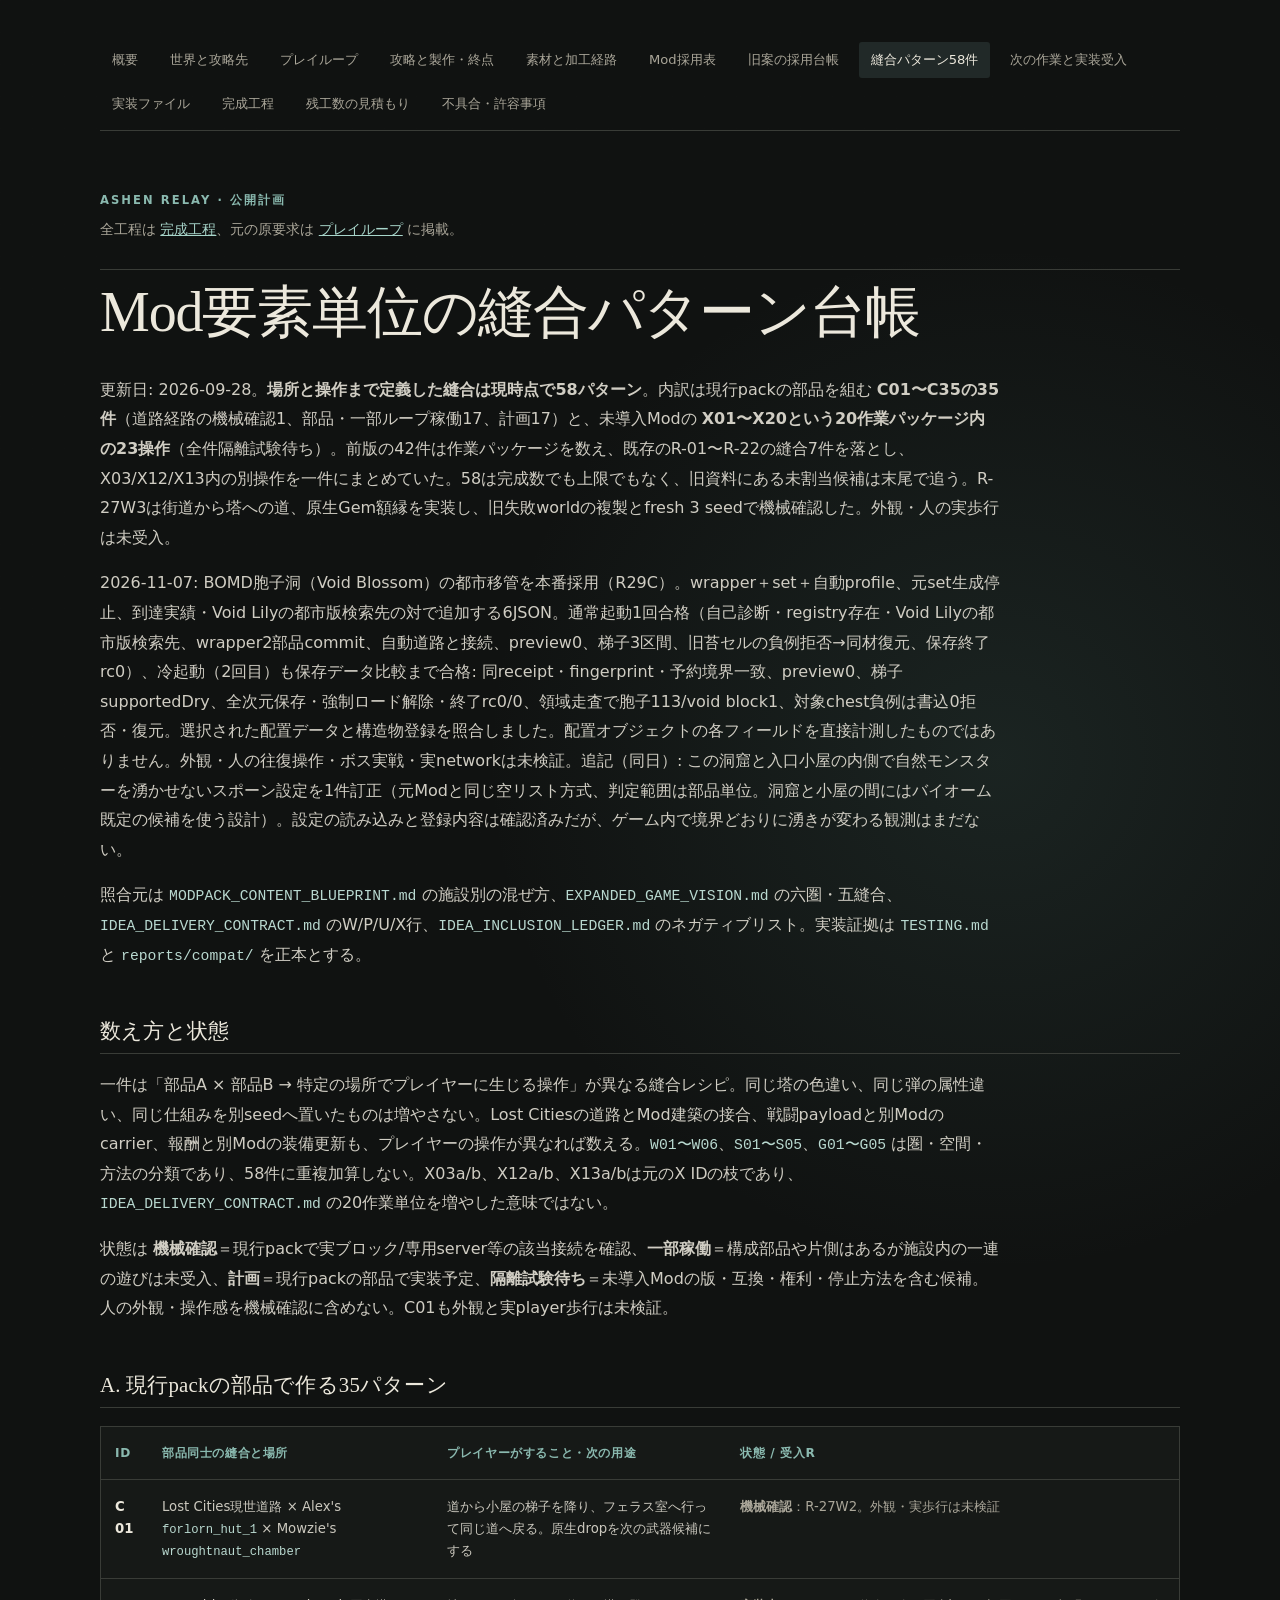
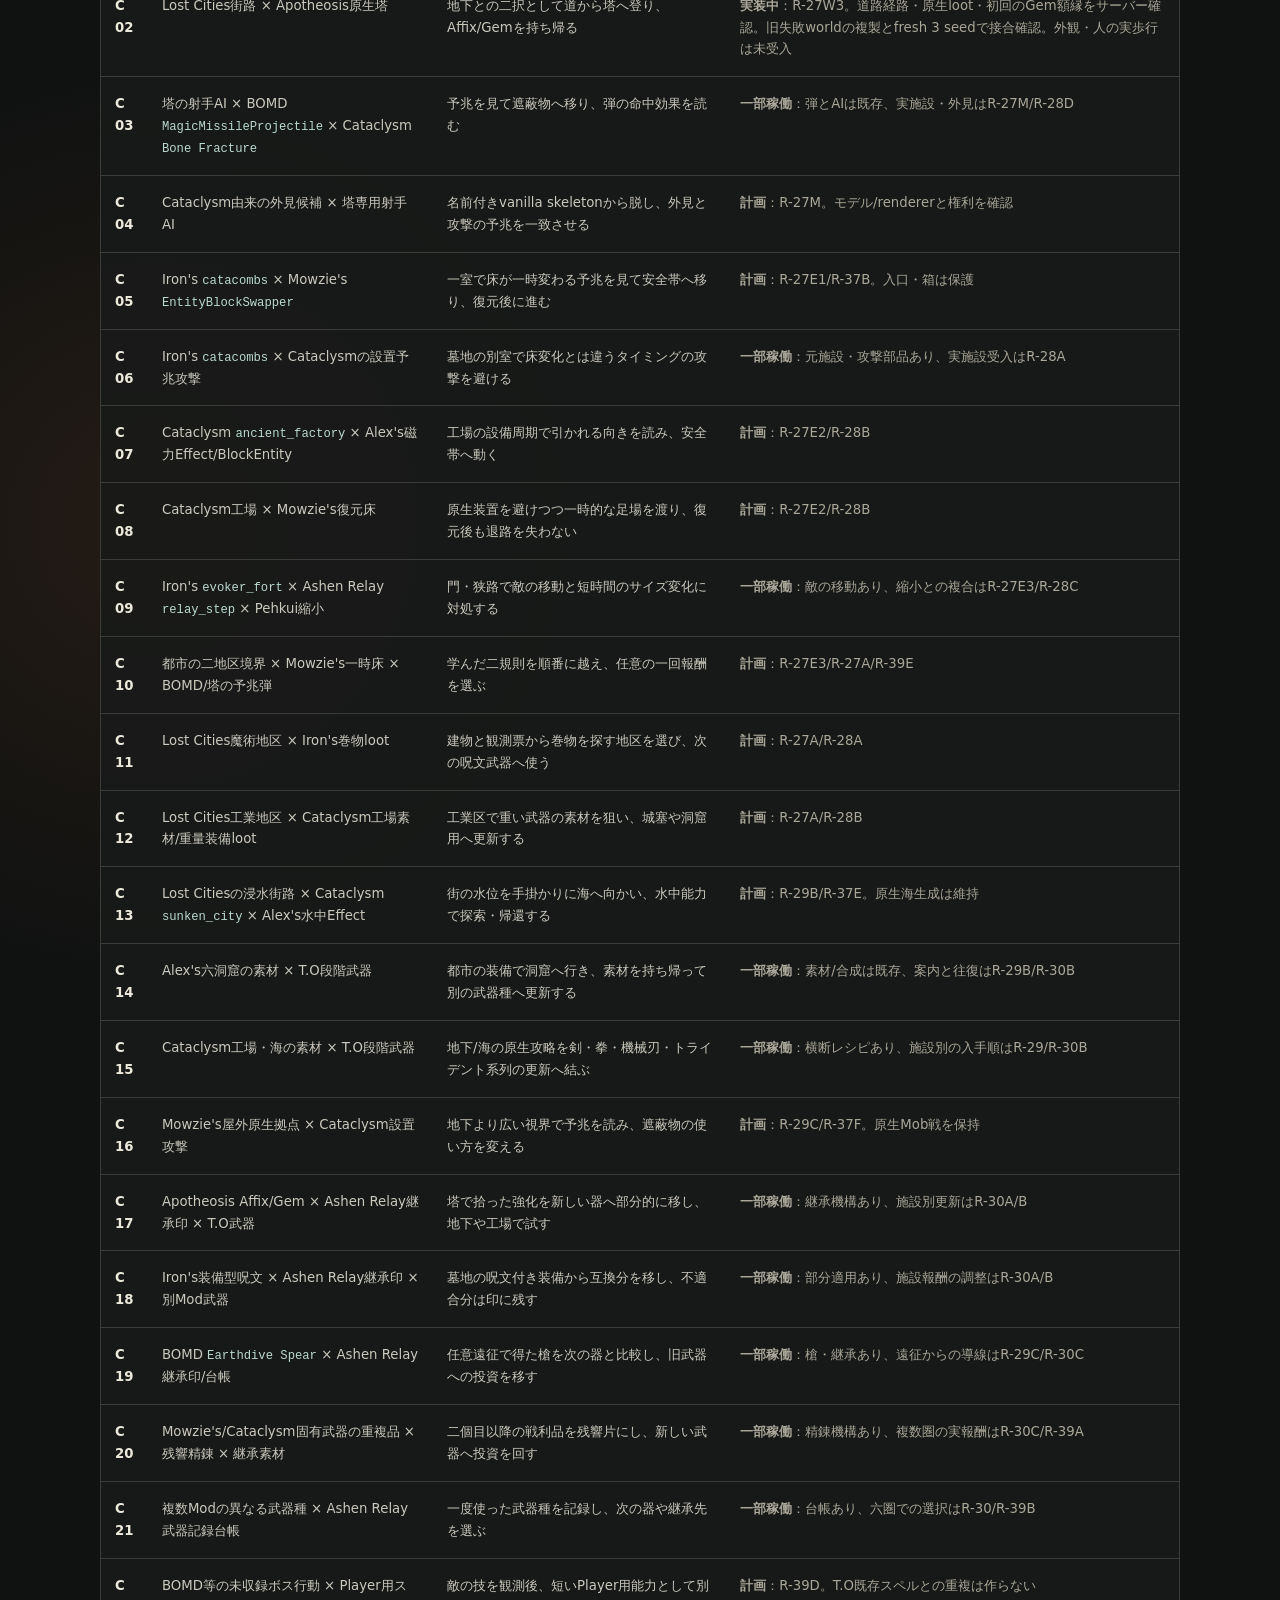
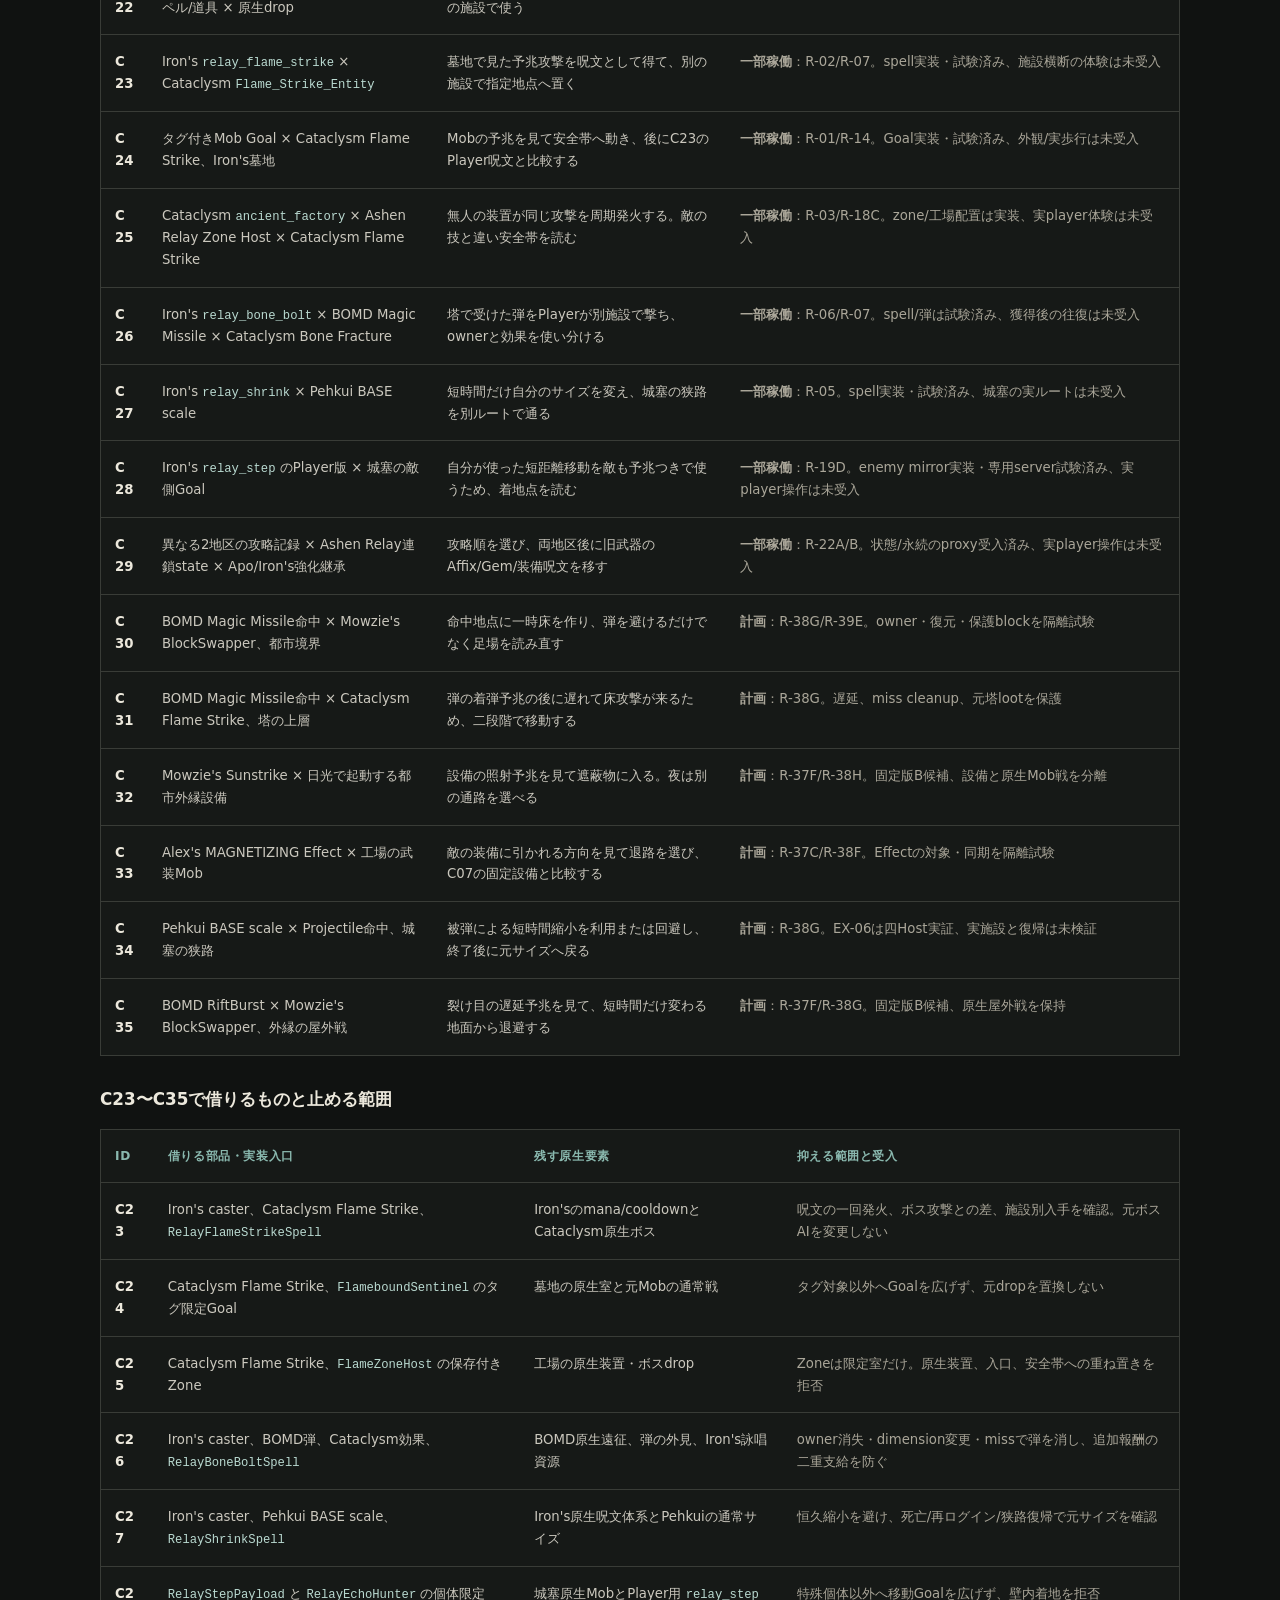
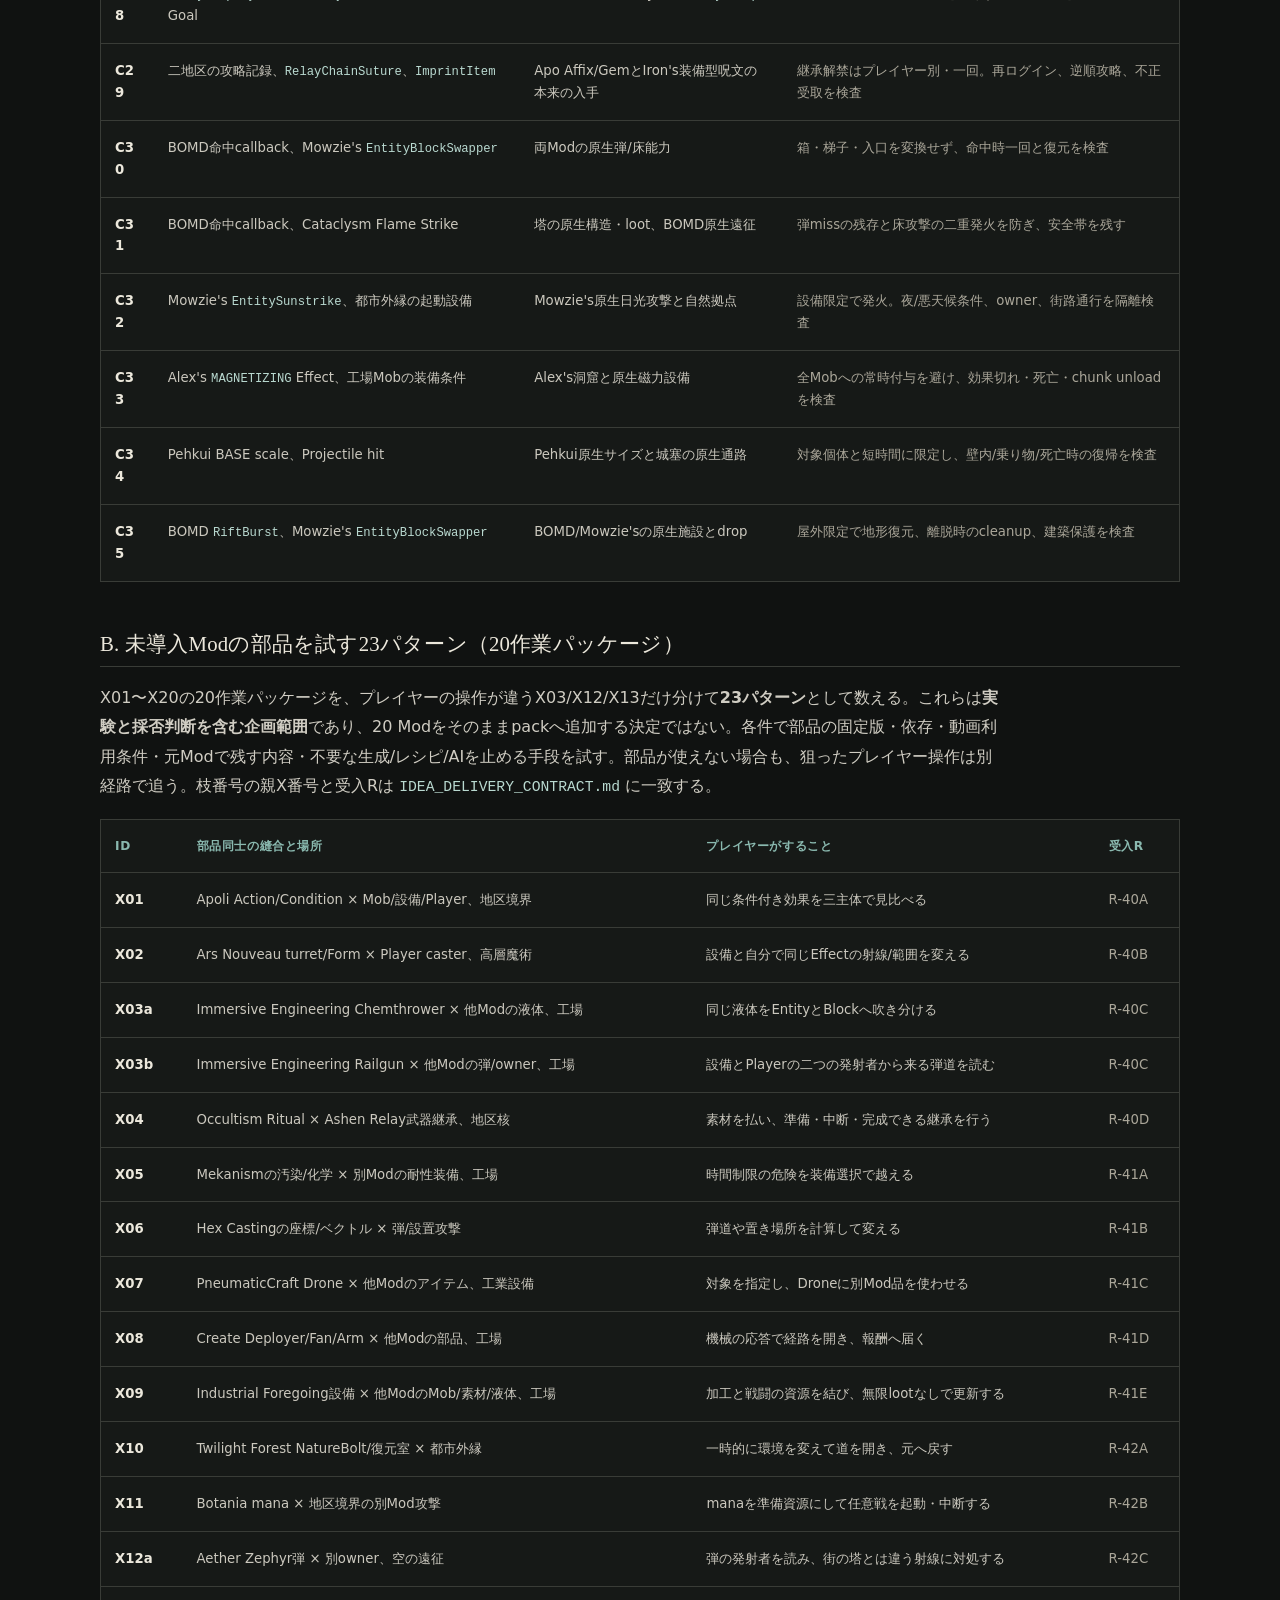
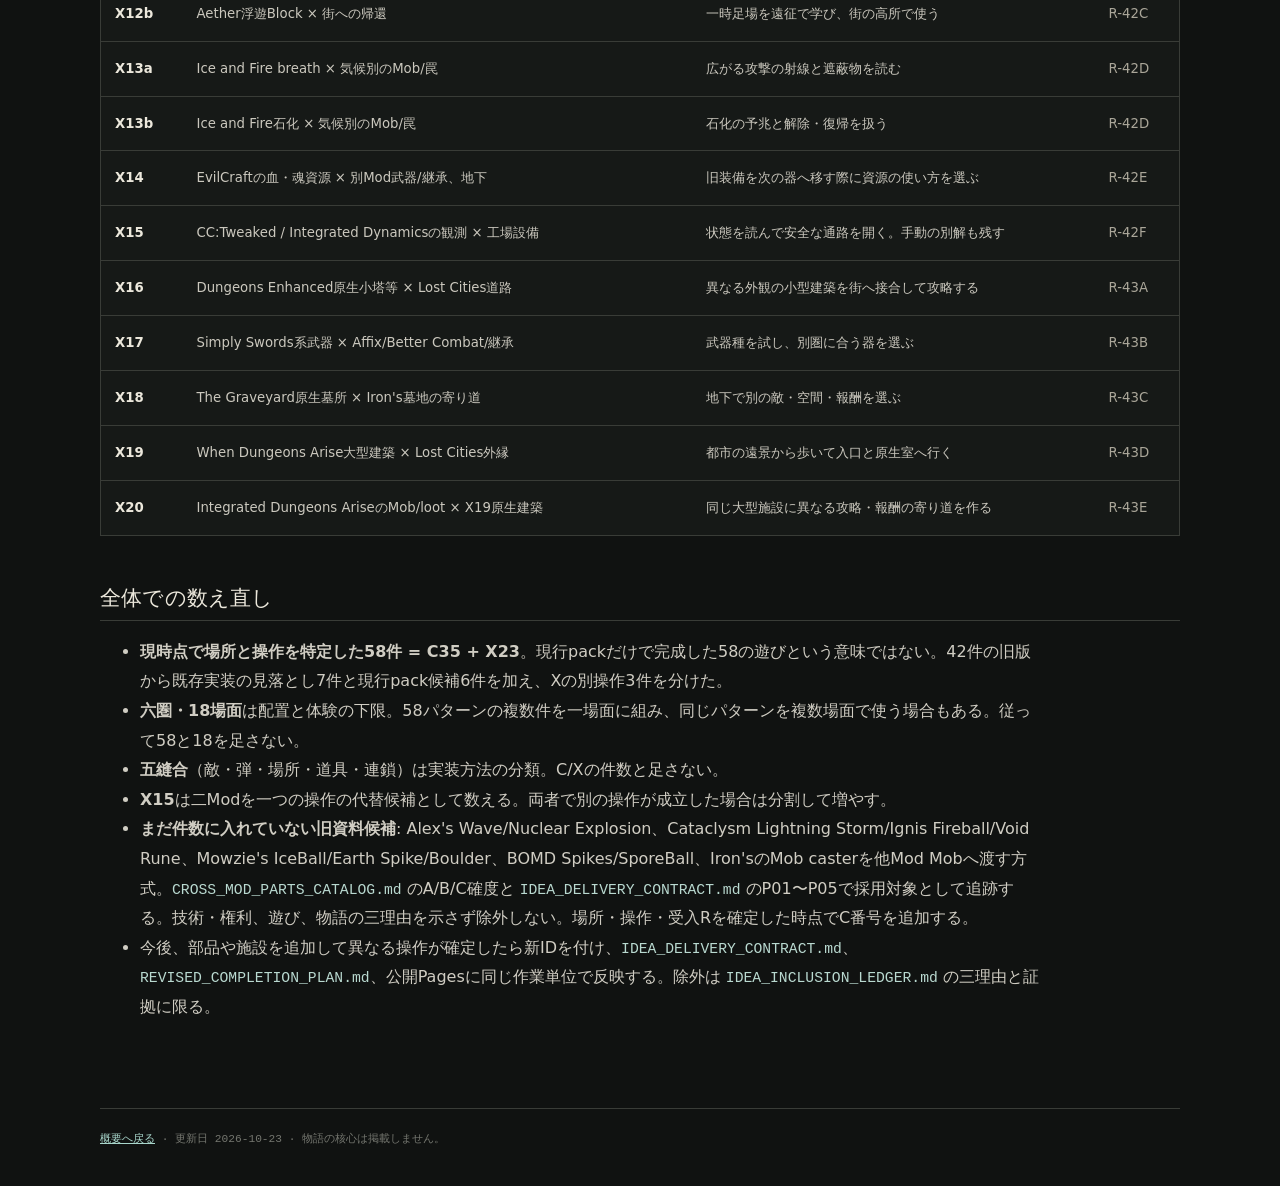
<file: seams.html>
<!doctype html>
<html lang="ja">
<head>
  <meta charset="utf-8">
  <meta name="viewport" content="width=device-width, initial-scale=1">
  <meta name="robots" content="noindex, nofollow, noarchive">
  <meta name="description" content="Ashen Relayの縫合パターン58件。実装済み・計画・受入条件を区別して掲載。">
  <title>縫合パターン58件 — Ashen Relay</title>
  <link rel="stylesheet" href="style.css">
</head>
<body>
  <main>
    <nav class="site-nav" aria-label="サイト内のページ"><a href="index.html">概要</a><a href="world.html">世界と攻略先</a><a href="gameplay.html">プレイループ</a><a href="progression.html">攻略と製作・終点</a><a href="recipes.html">素材と加工経路</a><a href="mods.html">Mod採用表</a><a href="ideas.html">旧案の採用台帳</a><a href="seams.html" aria-current="page">縫合パターン58件</a><a href="delivery.html">次の作業と実装受入</a><a href="implementation.html">実装ファイル</a><a href="completion.html">完成工程</a><a href="estimate.html">残工数の見積もり</a><a href="known-issues.html">不具合・許容事項</a></nav>
    <header class="subpage-header"><p class="eyebrow">ASHEN RELAY · 公開計画</p><p class="subpage-lead">全工程は <a href="completion.html">完成工程</a>、元の原要求は <a href="gameplay.html">プレイループ</a> に掲載。</p></header>
    <article class="document"><h1>Mod要素単位の縫合パターン台帳</h1>
<p>更新日: 2026-09-28。<strong>場所と操作まで定義した縫合は現時点で58パターン</strong>。内訳は現行packの部品を組む <strong>C01〜C35の35件</strong>（道路経路の機械確認1、部品・一部ループ稼働17、計画17）と、未導入Modの <strong>X01〜X20という20作業パッケージ内の23操作</strong>（全件隔離試験待ち）。前版の42件は作業パッケージを数え、既存のR-01〜R-22の縫合7件を落とし、X03/X12/X13内の別操作を一件にまとめていた。58は完成数でも上限でもなく、旧資料にある未割当候補は末尾で追う。R-27W3は街道から塔への道、原生Gem額縁を実装し、旧失敗worldの複製とfresh 3 seedで機械確認した。外観・人の実歩行は未受入。</p>
<p>2026-11-07: BOMD胞子洞（Void Blossom）の都市移管を本番採用（R29C）。wrapper＋set＋自動profile、元set生成停止、到達実績・Void Lilyの都市版検索先の対で追加する6JSON。通常起動1回合格（自己診断・registry存在・Void Lilyの都市版検索先、wrapper2部品commit、自動道路と接続、preview0、梯子3区間、旧苔セルの負例拒否→同材復元、保存終了rc0）、冷起動（2回目）も保存データ比較まで合格: 同receipt・fingerprint・予約境界一致、preview0、梯子supportedDry、全次元保存・強制ロード解除・終了rc0/0、領域走査で胞子113/void block1、対象chest負例は書込0拒否・復元。選択された配置データと構造物登録を照合しました。配置オブジェクトの各フィールドを直接計測したものではありません。外観・人の往復操作・ボス実戦・実networkは未検証。追記（同日）: この洞窟と入口小屋の内側で自然モンスターを湧かせないスポーン設定を1件訂正（元Modと同じ空リスト方式、判定範囲は部品単位。洞窟と小屋の間にはバイオーム既定の候補を使う設計）。設定の読み込みと登録内容は確認済みだが、ゲーム内で境界どおりに湧きが変わる観測はまだない。</p>
<p>照合元は <code>MODPACK_CONTENT_BLUEPRINT.md</code> の施設別の混ぜ方、<code>EXPANDED_GAME_VISION.md</code> の六圏・五縫合、<code>IDEA_DELIVERY_CONTRACT.md</code> のW/P/U/X行、<code>IDEA_INCLUSION_LEDGER.md</code> のネガティブリスト。実装証拠は <code>TESTING.md</code> と <code>reports/compat/</code> を正本とする。</p>
<h2>数え方と状態</h2>
<p>一件は「部品A × 部品B → 特定の場所でプレイヤーに生じる操作」が異なる縫合レシピ。同じ塔の色違い、同じ弾の属性違い、同じ仕組みを別seedへ置いたものは増やさない。Lost Citiesの道路とMod建築の接合、戦闘payloadと別Modのcarrier、報酬と別Modの装備更新も、プレイヤーの操作が異なれば数える。<code>W01〜W06</code>、<code>S01〜S05</code>、<code>G01〜G05</code> は圏・空間・方法の分類であり、58件に重複加算しない。X03a/b、X12a/b、X13a/bは元のX IDの枝であり、<code>IDEA_DELIVERY_CONTRACT.md</code> の20作業単位を増やした意味ではない。</p>
<p>状態は <strong>機械確認</strong>＝現行packで実ブロック/専用server等の該当接続を確認、<strong>一部稼働</strong>＝構成部品や片側はあるが施設内の一連の遊びは未受入、<strong>計画</strong>＝現行packの部品で実装予定、<strong>隔離試験待ち</strong>＝未導入Modの版・互換・権利・停止方法を含む候補。人の外観・操作感を機械確認に含めない。C01も外観と実player歩行は未検証。</p>
<h2>A. 現行packの部品で作る35パターン</h2>
<table>
<thead>
<tr>
<th>ID</th>
<th>部品同士の縫合と場所</th>
<th>プレイヤーがすること・次の用途</th>
<th>状態 / 受入R</th>
</tr>
</thead>
<tbody>
<tr>
<td>C01</td>
<td>Lost Cities現世道路 × Alex's <code>forlorn_hut_1</code> × Mowzie's <code>wroughtnaut_chamber</code></td>
<td>道から小屋の梯子を降り、フェラス室へ行って同じ道へ戻る。原生dropを次の武器候補にする</td>
<td><strong>機械確認</strong>：R-27W2。外観・実歩行は未検証</td>
</tr>
<tr>
<td>C02</td>
<td>Lost Cities街路 × Apotheosis原生塔</td>
<td>地下との二択として道から塔へ登り、Affix/Gemを持ち帰る</td>
<td><strong>実装中</strong>：R-27W3。道路経路・原生loot・初回のGem額縁をサーバー確認。旧失敗worldの複製とfresh 3 seedで接合確認。外観・人の実歩行は未受入</td>
</tr>
<tr>
<td>C03</td>
<td>塔の射手AI × BOMD <code>MagicMissileProjectile</code> × Cataclysm <code>Bone Fracture</code></td>
<td>予兆を見て遮蔽物へ移り、弾の命中効果を読む</td>
<td><strong>一部稼働</strong>：弾とAIは既存、実施設・外見はR-27M/R-28D</td>
</tr>
<tr>
<td>C04</td>
<td>Cataclysm由来の外見候補 × 塔専用射手AI</td>
<td>名前付きvanilla skeletonから脱し、外見と攻撃の予兆を一致させる</td>
<td><strong>計画</strong>：R-27M。モデル/rendererと権利を確認</td>
</tr>
<tr>
<td>C05</td>
<td>Iron's <code>catacombs</code> × Mowzie's <code>EntityBlockSwapper</code></td>
<td>一室で床が一時変わる予兆を見て安全帯へ移り、復元後に進む</td>
<td><strong>計画</strong>：R-27E1/R-37B。入口・箱は保護</td>
</tr>
<tr>
<td>C06</td>
<td>Iron's <code>catacombs</code> × Cataclysmの設置予兆攻撃</td>
<td>墓地の別室で床変化とは違うタイミングの攻撃を避ける</td>
<td><strong>一部稼働</strong>：元施設・攻撃部品あり、実施設受入はR-28A</td>
</tr>
<tr>
<td>C07</td>
<td>Cataclysm <code>ancient_factory</code> × Alex's磁力Effect/BlockEntity</td>
<td>工場の設備周期で引かれる向きを読み、安全帯へ動く</td>
<td><strong>計画</strong>：R-27E2/R-28B</td>
</tr>
<tr>
<td>C08</td>
<td>Cataclysm工場 × Mowzie's復元床</td>
<td>原生装置を避けつつ一時的な足場を渡り、復元後も退路を失わない</td>
<td><strong>計画</strong>：R-27E2/R-28B</td>
</tr>
<tr>
<td>C09</td>
<td>Iron's <code>evoker_fort</code> × Ashen Relay <code>relay_step</code> × Pehkui縮小</td>
<td>門・狭路で敵の移動と短時間のサイズ変化に対処する</td>
<td><strong>一部稼働</strong>：敵の移動あり、縮小との複合はR-27E3/R-28C</td>
</tr>
<tr>
<td>C10</td>
<td>都市の二地区境界 × Mowzie's一時床 × BOMD/塔の予兆弾</td>
<td>学んだ二規則を順番に越え、任意の一回報酬を選ぶ</td>
<td><strong>計画</strong>：R-27E3/R-27A/R-39E</td>
</tr>
<tr>
<td>C11</td>
<td>Lost Cities魔術地区 × Iron's巻物loot</td>
<td>建物と観測票から巻物を探す地区を選び、次の呪文武器へ使う</td>
<td><strong>計画</strong>：R-27A/R-28A</td>
</tr>
<tr>
<td>C12</td>
<td>Lost Cities工業地区 × Cataclysm工場素材/重量装備loot</td>
<td>工業区で重い武器の素材を狙い、城塞や洞窟用へ更新する</td>
<td><strong>計画</strong>：R-27A/R-28B</td>
</tr>
<tr>
<td>C13</td>
<td>Lost Citiesの浸水街路 × Cataclysm <code>sunken_city</code> × Alex's水中Effect</td>
<td>街の水位を手掛かりに海へ向かい、水中能力で探索・帰還する</td>
<td><strong>計画</strong>：R-29B/R-37E。原生海生成は維持</td>
</tr>
<tr>
<td>C14</td>
<td>Alex's六洞窟の素材 × T.O段階武器</td>
<td>都市の装備で洞窟へ行き、素材を持ち帰って別の武器種へ更新する</td>
<td><strong>一部稼働</strong>：素材/合成は既存、案内と往復はR-29B/R-30B</td>
</tr>
<tr>
<td>C15</td>
<td>Cataclysm工場・海の素材 × T.O段階武器</td>
<td>地下/海の原生攻略を剣・拳・機械刃・トライデント系列の更新へ結ぶ</td>
<td><strong>一部稼働</strong>：横断レシピあり、施設別の入手順はR-29/R-30B</td>
</tr>
<tr>
<td>C16</td>
<td>Mowzie's屋外原生拠点 × Cataclysm設置攻撃</td>
<td>地下より広い視界で予兆を読み、遮蔽物の使い方を変える</td>
<td><strong>計画</strong>：R-29C/R-37F。原生Mob戦を保持</td>
</tr>
<tr>
<td>C17</td>
<td>Apotheosis Affix/Gem × Ashen Relay継承印 × T.O武器</td>
<td>塔で拾った強化を新しい器へ部分的に移し、地下や工場で試す</td>
<td><strong>一部稼働</strong>：継承機構あり、施設別更新はR-30A/B</td>
</tr>
<tr>
<td>C18</td>
<td>Iron's装備型呪文 × Ashen Relay継承印 × 別Mod武器</td>
<td>墓地の呪文付き装備から互換分を移し、不適合分は印に残す</td>
<td><strong>一部稼働</strong>：部分適用あり、施設報酬の調整はR-30A/B</td>
</tr>
<tr>
<td>C19</td>
<td>BOMD <code>Earthdive Spear</code> × Ashen Relay継承印/台帳</td>
<td>任意遠征で得た槍を次の器と比較し、旧武器への投資を移す</td>
<td><strong>一部稼働</strong>：槍・継承あり、遠征からの導線はR-29C/R-30C</td>
</tr>
<tr>
<td>C20</td>
<td>Mowzie's/Cataclysm固有武器の重複品 × 残響精錬 × 継承素材</td>
<td>二個目以降の戦利品を残響片にし、新しい武器へ投資を回す</td>
<td><strong>一部稼働</strong>：精錬機構あり、複数圏の実報酬はR-30C/R-39A</td>
</tr>
<tr>
<td>C21</td>
<td>複数Modの異なる武器種 × Ashen Relay武器記録台帳</td>
<td>一度使った武器種を記録し、次の器や継承先を選ぶ</td>
<td><strong>一部稼働</strong>：台帳あり、六圏での選択はR-30/R-39B</td>
</tr>
<tr>
<td>C22</td>
<td>BOMD等の未収録ボス行動 × Player用スペル/道具 × 原生drop</td>
<td>敵の技を観測後、短いPlayer用能力として別の施設で使う</td>
<td><strong>計画</strong>：R-39D。T.O既存スペルとの重複は作らない</td>
</tr>
<tr>
<td>C23</td>
<td>Iron's <code>relay_flame_strike</code> × Cataclysm <code>Flame_Strike_Entity</code></td>
<td>墓地で見た予兆攻撃を呪文として得て、別の施設で指定地点へ置く</td>
<td><strong>一部稼働</strong>：R-02/R-07。spell実装・試験済み、施設横断の体験は未受入</td>
</tr>
<tr>
<td>C24</td>
<td>タグ付きMob Goal × Cataclysm Flame Strike、Iron's墓地</td>
<td>Mobの予兆を見て安全帯へ動き、後にC23のPlayer呪文と比較する</td>
<td><strong>一部稼働</strong>：R-01/R-14。Goal実装・試験済み、外観/実歩行は未受入</td>
</tr>
<tr>
<td>C25</td>
<td>Cataclysm <code>ancient_factory</code> × Ashen Relay Zone Host × Cataclysm Flame Strike</td>
<td>無人の装置が同じ攻撃を周期発火する。敵の技と違い安全帯を読む</td>
<td><strong>一部稼働</strong>：R-03/R-18C。zone/工場配置は実装、実player体験は未受入</td>
</tr>
<tr>
<td>C26</td>
<td>Iron's <code>relay_bone_bolt</code> × BOMD Magic Missile × Cataclysm Bone Fracture</td>
<td>塔で受けた弾をPlayerが別施設で撃ち、ownerと効果を使い分ける</td>
<td><strong>一部稼働</strong>：R-06/R-07。spell/弾は試験済み、獲得後の往復は未受入</td>
</tr>
<tr>
<td>C27</td>
<td>Iron's <code>relay_shrink</code> × Pehkui BASE scale</td>
<td>短時間だけ自分のサイズを変え、城塞の狭路を別ルートで通る</td>
<td><strong>一部稼働</strong>：R-05。spell実装・試験済み、城塞の実ルートは未受入</td>
</tr>
<tr>
<td>C28</td>
<td>Iron's <code>relay_step</code> のPlayer版 × 城塞の敵側Goal</td>
<td>自分が使った短距離移動を敵も予兆つきで使うため、着地点を読む</td>
<td><strong>一部稼働</strong>：R-19D。enemy mirror実装・専用server試験済み、実player操作は未受入</td>
</tr>
<tr>
<td>C29</td>
<td>異なる2地区の攻略記録 × Ashen Relay連鎖state × Apo/Iron's強化継承</td>
<td>攻略順を選び、両地区後に旧武器のAffix/Gem/装備呪文を移す</td>
<td><strong>一部稼働</strong>：R-22A/B。状態/永続のproxy受入済み、実player操作は未受入</td>
</tr>
<tr>
<td>C30</td>
<td>BOMD Magic Missile命中 × Mowzie's BlockSwapper、都市境界</td>
<td>命中地点に一時床を作り、弾を避けるだけでなく足場を読み直す</td>
<td><strong>計画</strong>：R-38G/R-39E。owner・復元・保護blockを隔離試験</td>
</tr>
<tr>
<td>C31</td>
<td>BOMD Magic Missile命中 × Cataclysm Flame Strike、塔の上層</td>
<td>弾の着弾予兆の後に遅れて床攻撃が来るため、二段階で移動する</td>
<td><strong>計画</strong>：R-38G。遅延、miss cleanup、元塔lootを保護</td>
</tr>
<tr>
<td>C32</td>
<td>Mowzie's Sunstrike × 日光で起動する都市外縁設備</td>
<td>設備の照射予兆を見て遮蔽物に入る。夜は別の通路を選べる</td>
<td><strong>計画</strong>：R-37F/R-38H。固定版B候補、設備と原生Mob戦を分離</td>
</tr>
<tr>
<td>C33</td>
<td>Alex's MAGNETIZING Effect × 工場の武装Mob</td>
<td>敵の装備に引かれる方向を見て退路を選び、C07の固定設備と比較する</td>
<td><strong>計画</strong>：R-37C/R-38F。Effectの対象・同期を隔離試験</td>
</tr>
<tr>
<td>C34</td>
<td>Pehkui BASE scale × Projectile命中、城塞の狭路</td>
<td>被弾による短時間縮小を利用または回避し、終了後に元サイズへ戻る</td>
<td><strong>計画</strong>：R-38G。EX-06は四Host実証、実施設と復帰は未検証</td>
</tr>
<tr>
<td>C35</td>
<td>BOMD RiftBurst × Mowzie's BlockSwapper、外縁の屋外戦</td>
<td>裂け目の遅延予兆を見て、短時間だけ変わる地面から退避する</td>
<td><strong>計画</strong>：R-37F/R-38G。固定版B候補、原生屋外戦を保持</td>
</tr>
</tbody>
</table>
<h3>C23〜C35で借りるものと止める範囲</h3>
<table>
<thead>
<tr>
<th>ID</th>
<th>借りる部品・実装入口</th>
<th>残す原生要素</th>
<th>抑える範囲と受入</th>
</tr>
</thead>
<tbody>
<tr>
<td>C23</td>
<td>Iron's caster、Cataclysm Flame Strike、<code>RelayFlameStrikeSpell</code></td>
<td>Iron'sのmana/cooldownとCataclysm原生ボス</td>
<td>呪文の一回発火、ボス攻撃との差、施設別入手を確認。元ボスAIを変更しない</td>
</tr>
<tr>
<td>C24</td>
<td>Cataclysm Flame Strike、<code>FlameboundSentinel</code> のタグ限定Goal</td>
<td>墓地の原生室と元Mobの通常戦</td>
<td>タグ対象以外へGoalを広げず、元dropを置換しない</td>
</tr>
<tr>
<td>C25</td>
<td>Cataclysm Flame Strike、<code>FlameZoneHost</code> の保存付きZone</td>
<td>工場の原生装置・ボスdrop</td>
<td>Zoneは限定室だけ。原生装置、入口、安全帯への重ね置きを拒否</td>
</tr>
<tr>
<td>C26</td>
<td>Iron's caster、BOMD弾、Cataclysm効果、<code>RelayBoneBoltSpell</code></td>
<td>BOMD原生遠征、弾の外見、Iron's詠唱資源</td>
<td>owner消失・dimension変更・missで弾を消し、追加報酬の二重支給を防ぐ</td>
</tr>
<tr>
<td>C27</td>
<td>Iron's caster、Pehkui BASE scale、<code>RelayShrinkSpell</code></td>
<td>Iron's原生呪文体系とPehkuiの通常サイズ</td>
<td>恒久縮小を避け、死亡/再ログイン/狭路復帰で元サイズを確認</td>
</tr>
<tr>
<td>C28</td>
<td><code>RelayStepPayload</code> と <code>RelayEchoHunter</code> の個体限定Goal</td>
<td>城塞原生MobとPlayer用 <code>relay_step</code></td>
<td>特殊個体以外へ移動Goalを広げず、壁内着地を拒否</td>
</tr>
<tr>
<td>C29</td>
<td>二地区の攻略記録、<code>RelayChainSuture</code>、<code>ImprintItem</code></td>
<td>Apo Affix/GemとIron's装備型呪文の本来の入手</td>
<td>継承解禁はプレイヤー別・一回。再ログイン、逆順攻略、不正受取を検査</td>
</tr>
<tr>
<td>C30</td>
<td>BOMD命中callback、Mowzie's <code>EntityBlockSwapper</code></td>
<td>両Modの原生弾/床能力</td>
<td>箱・梯子・入口を変換せず、命中時一回と復元を検査</td>
</tr>
<tr>
<td>C31</td>
<td>BOMD命中callback、Cataclysm Flame Strike</td>
<td>塔の原生構造・loot、BOMD原生遠征</td>
<td>弾missの残存と床攻撃の二重発火を防ぎ、安全帯を残す</td>
</tr>
<tr>
<td>C32</td>
<td>Mowzie's <code>EntitySunstrike</code>、都市外縁の起動設備</td>
<td>Mowzie's原生日光攻撃と自然拠点</td>
<td>設備限定で発火。夜/悪天候条件、owner、街路通行を隔離検査</td>
</tr>
<tr>
<td>C33</td>
<td>Alex's <code>MAGNETIZING</code> Effect、工場Mobの装備条件</td>
<td>Alex's洞窟と原生磁力設備</td>
<td>全Mobへの常時付与を避け、効果切れ・死亡・chunk unloadを検査</td>
</tr>
<tr>
<td>C34</td>
<td>Pehkui BASE scale、Projectile hit</td>
<td>Pehkui原生サイズと城塞の原生通路</td>
<td>対象個体と短時間に限定し、壁内/乗り物/死亡時の復帰を検査</td>
</tr>
<tr>
<td>C35</td>
<td>BOMD <code>RiftBurst</code>、Mowzie's <code>EntityBlockSwapper</code></td>
<td>BOMD/Mowzie'sの原生施設とdrop</td>
<td>屋外限定で地形復元、離脱時のcleanup、建築保護を検査</td>
</tr>
</tbody>
</table>
<h2>B. 未導入Modの部品を試す23パターン（20作業パッケージ）</h2>
<p>X01〜X20の20作業パッケージを、プレイヤーの操作が違うX03/X12/X13だけ分けて<strong>23パターン</strong>として数える。これらは<strong>実験と採否判断を含む企画範囲</strong>であり、20 Modをそのままpackへ追加する決定ではない。各件で部品の固定版・依存・動画利用条件・元Modで残す内容・不要な生成/レシピ/AIを止める手段を試す。部品が使えない場合も、狙ったプレイヤー操作は別経路で追う。枝番号の親X番号と受入Rは <code>IDEA_DELIVERY_CONTRACT.md</code> に一致する。</p>
<table>
<thead>
<tr>
<th>ID</th>
<th>部品同士の縫合と場所</th>
<th>プレイヤーがすること</th>
<th>受入R</th>
</tr>
</thead>
<tbody>
<tr>
<td>X01</td>
<td>Apoli Action/Condition × Mob/設備/Player、地区境界</td>
<td>同じ条件付き効果を三主体で見比べる</td>
<td>R-40A</td>
</tr>
<tr>
<td>X02</td>
<td>Ars Nouveau turret/Form × Player caster、高層魔術</td>
<td>設備と自分で同じEffectの射線/範囲を変える</td>
<td>R-40B</td>
</tr>
<tr>
<td>X03a</td>
<td>Immersive Engineering Chemthrower × 他Modの液体、工場</td>
<td>同じ液体をEntityとBlockへ吹き分ける</td>
<td>R-40C</td>
</tr>
<tr>
<td>X03b</td>
<td>Immersive Engineering Railgun × 他Modの弾/owner、工場</td>
<td>設備とPlayerの二つの発射者から来る弾道を読む</td>
<td>R-40C</td>
</tr>
<tr>
<td>X04</td>
<td>Occultism Ritual × Ashen Relay武器継承、地区核</td>
<td>素材を払い、準備・中断・完成できる継承を行う</td>
<td>R-40D</td>
</tr>
<tr>
<td>X05</td>
<td>Mekanismの汚染/化学 × 別Modの耐性装備、工場</td>
<td>時間制限の危険を装備選択で越える</td>
<td>R-41A</td>
</tr>
<tr>
<td>X06</td>
<td>Hex Castingの座標/ベクトル × 弾/設置攻撃</td>
<td>弾道や置き場所を計算して変える</td>
<td>R-41B</td>
</tr>
<tr>
<td>X07</td>
<td>PneumaticCraft Drone × 他Modのアイテム、工業設備</td>
<td>対象を指定し、Droneに別Mod品を使わせる</td>
<td>R-41C</td>
</tr>
<tr>
<td>X08</td>
<td>Create Deployer/Fan/Arm × 他Modの部品、工場</td>
<td>機械の応答で経路を開き、報酬へ届く</td>
<td>R-41D</td>
</tr>
<tr>
<td>X09</td>
<td>Industrial Foregoing設備 × 他ModのMob/素材/液体、工場</td>
<td>加工と戦闘の資源を結び、無限lootなしで更新する</td>
<td>R-41E</td>
</tr>
<tr>
<td>X10</td>
<td>Twilight Forest NatureBolt/復元室 × 都市外縁</td>
<td>一時的に環境を変えて道を開き、元へ戻す</td>
<td>R-42A</td>
</tr>
<tr>
<td>X11</td>
<td>Botania mana × 地区境界の別Mod攻撃</td>
<td>manaを準備資源にして任意戦を起動・中断する</td>
<td>R-42B</td>
</tr>
<tr>
<td>X12a</td>
<td>Aether Zephyr弾 × 別owner、空の遠征</td>
<td>弾の発射者を読み、街の塔とは違う射線に対処する</td>
<td>R-42C</td>
</tr>
<tr>
<td>X12b</td>
<td>Aether浮遊Block × 街への帰還</td>
<td>一時足場を遠征で学び、街の高所で使う</td>
<td>R-42C</td>
</tr>
<tr>
<td>X13a</td>
<td>Ice and Fire breath × 気候別のMob/罠</td>
<td>広がる攻撃の射線と遮蔽物を読む</td>
<td>R-42D</td>
</tr>
<tr>
<td>X13b</td>
<td>Ice and Fire石化 × 気候別のMob/罠</td>
<td>石化の予兆と解除・復帰を扱う</td>
<td>R-42D</td>
</tr>
<tr>
<td>X14</td>
<td>EvilCraftの血・魂資源 × 別Mod武器/継承、地下</td>
<td>旧装備を次の器へ移す際に資源の使い方を選ぶ</td>
<td>R-42E</td>
</tr>
<tr>
<td>X15</td>
<td>CC:Tweaked / Integrated Dynamicsの観測 × 工場設備</td>
<td>状態を読んで安全な通路を開く。手動の別解も残す</td>
<td>R-42F</td>
</tr>
<tr>
<td>X16</td>
<td>Dungeons Enhanced原生小塔等 × Lost Cities道路</td>
<td>異なる外観の小型建築を街へ接合して攻略する</td>
<td>R-43A</td>
</tr>
<tr>
<td>X17</td>
<td>Simply Swords系武器 × Affix/Better Combat/継承</td>
<td>武器種を試し、別圏に合う器を選ぶ</td>
<td>R-43B</td>
</tr>
<tr>
<td>X18</td>
<td>The Graveyard原生墓所 × Iron's墓地の寄り道</td>
<td>地下で別の敵・空間・報酬を選ぶ</td>
<td>R-43C</td>
</tr>
<tr>
<td>X19</td>
<td>When Dungeons Arise大型建築 × Lost Cities外縁</td>
<td>都市の遠景から歩いて入口と原生室へ行く</td>
<td>R-43D</td>
</tr>
<tr>
<td>X20</td>
<td>Integrated Dungeons AriseのMob/loot × X19原生建築</td>
<td>同じ大型施設に異なる攻略・報酬の寄り道を作る</td>
<td>R-43E</td>
</tr>
</tbody>
</table>
<h2>全体での数え直し</h2>
<ul>
<li><strong>現時点で場所と操作を特定した58件 = C35 + X23</strong>。現行packだけで完成した58の遊びという意味ではない。42件の旧版から既存実装の見落とし7件と現行pack候補6件を加え、Xの別操作3件を分けた。</li>
<li><strong>六圏・18場面</strong>は配置と体験の下限。58パターンの複数件を一場面に組み、同じパターンを複数場面で使う場合もある。従って58と18を足さない。</li>
<li><strong>五縫合</strong>（敵・弾・場所・道具・連鎖）は実装方法の分類。C/Xの件数と足さない。</li>
<li><strong>X15</strong>は二Modを一つの操作の代替候補として数える。両者で別の操作が成立した場合は分割して増やす。</li>
<li><strong>まだ件数に入れていない旧資料候補</strong>: Alex's Wave/Nuclear Explosion、Cataclysm Lightning Storm/Ignis Fireball/Void Rune、Mowzie's IceBall/Earth Spike/Boulder、BOMD Spikes/SporeBall、Iron'sのMob casterを他Mod Mobへ渡す方式。<code>CROSS_MOD_PARTS_CATALOG.md</code> のA/B/C確度と <code>IDEA_DELIVERY_CONTRACT.md</code> のP01〜P05で採用対象として追跡する。技術・権利、遊び、物語の三理由を示さず除外しない。場所・操作・受入Rを確定した時点でC番号を追加する。</li>
<li>今後、部品や施設を追加して異なる操作が確定したら新IDを付け、<code>IDEA_DELIVERY_CONTRACT.md</code>、<code>REVISED_COMPLETION_PLAN.md</code>、公開Pagesに同じ作業単位で反映する。除外は <code>IDEA_INCLUSION_LEDGER.md</code> の三理由と証拠に限る。</li>
</ul>
</article>
    <footer><a href="index.html">概要へ戻る</a> · 更新日 2026-10-23 · 物語の核心は掲載しません。</footer>
  </main>
</body>
</html>
</file>
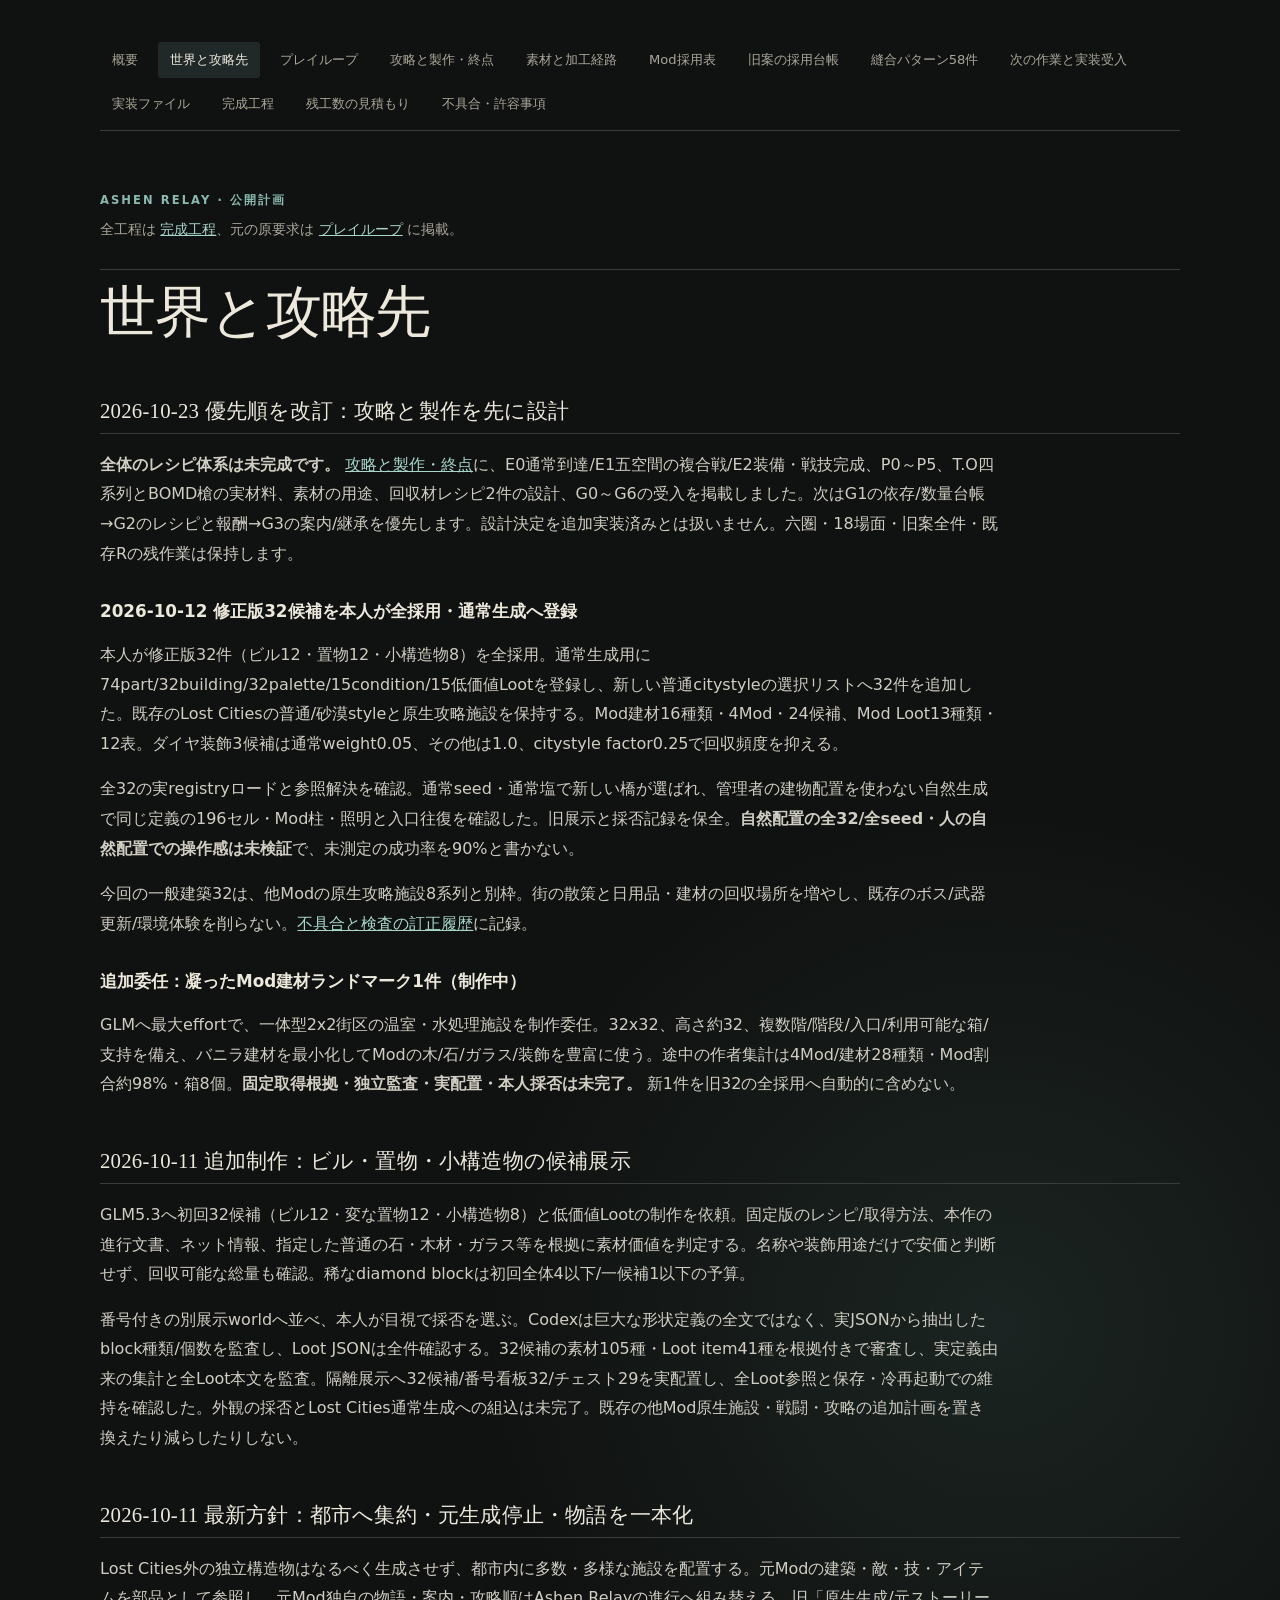
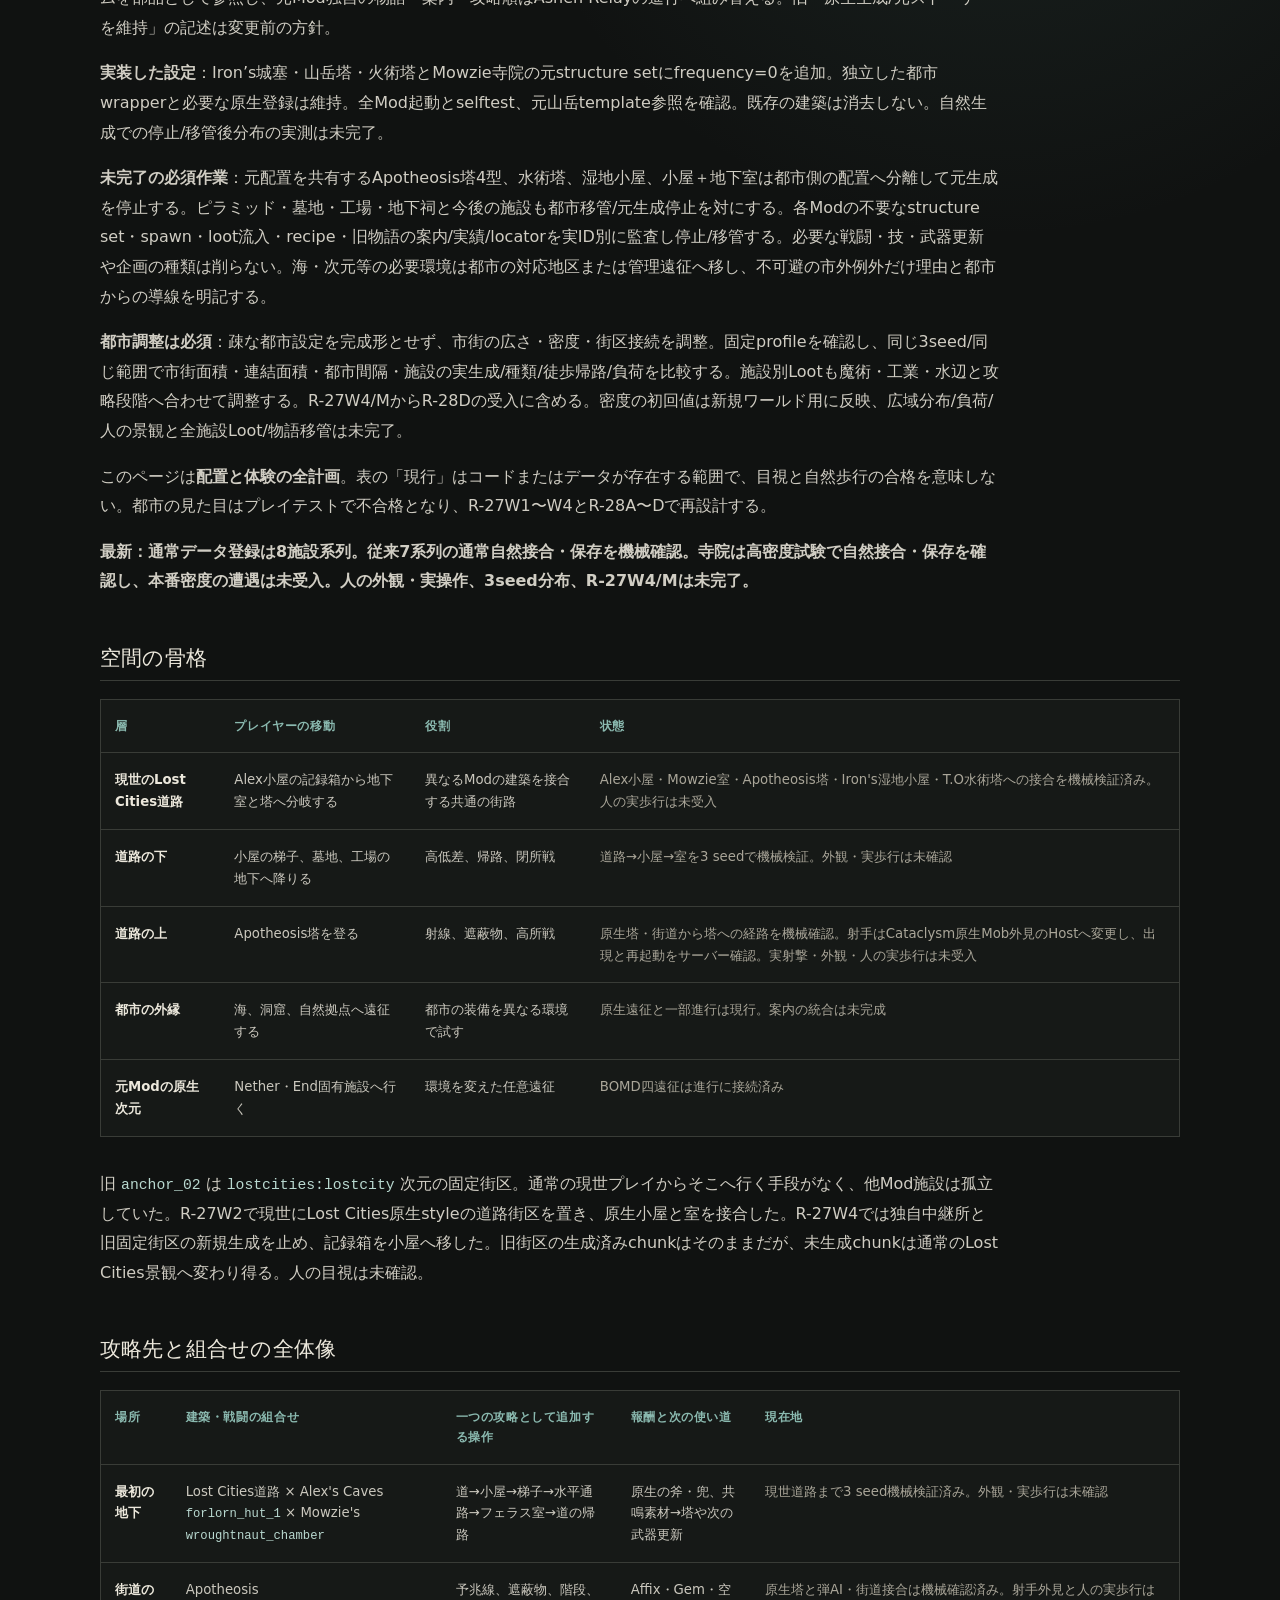
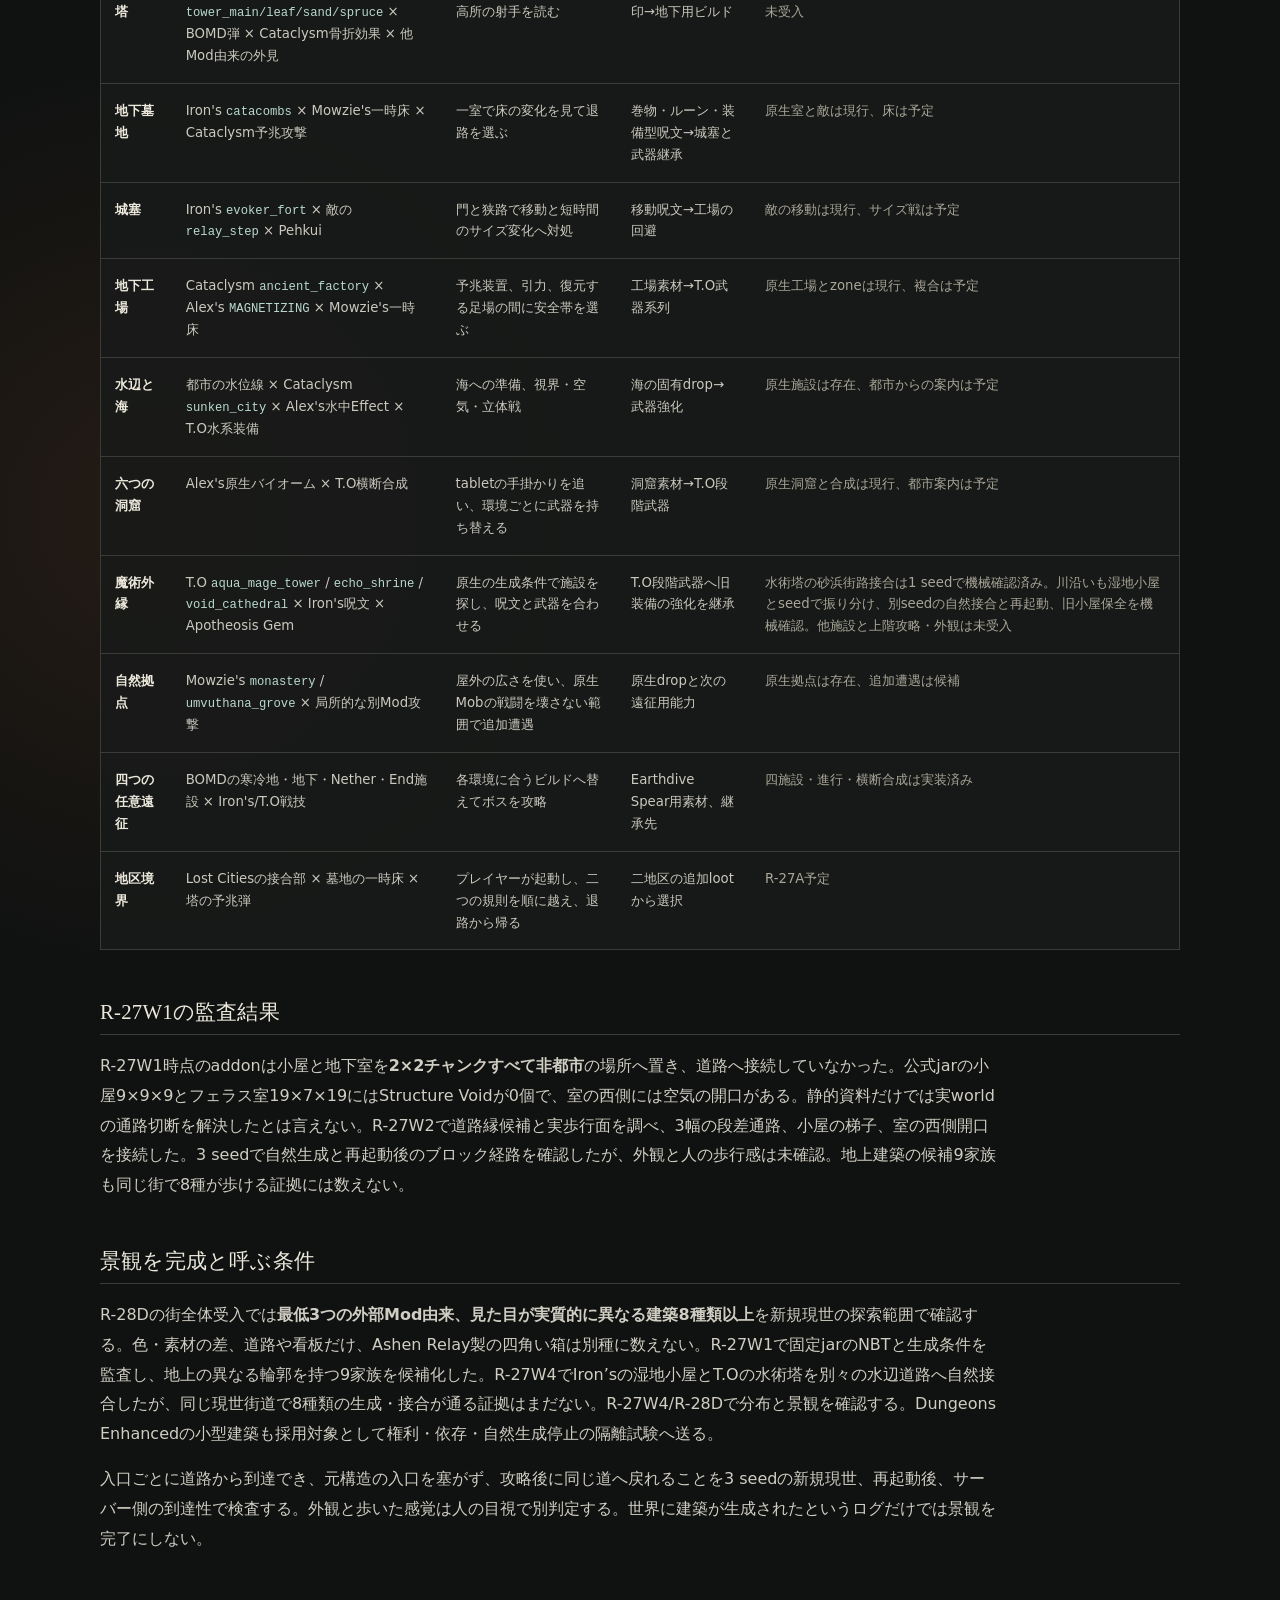
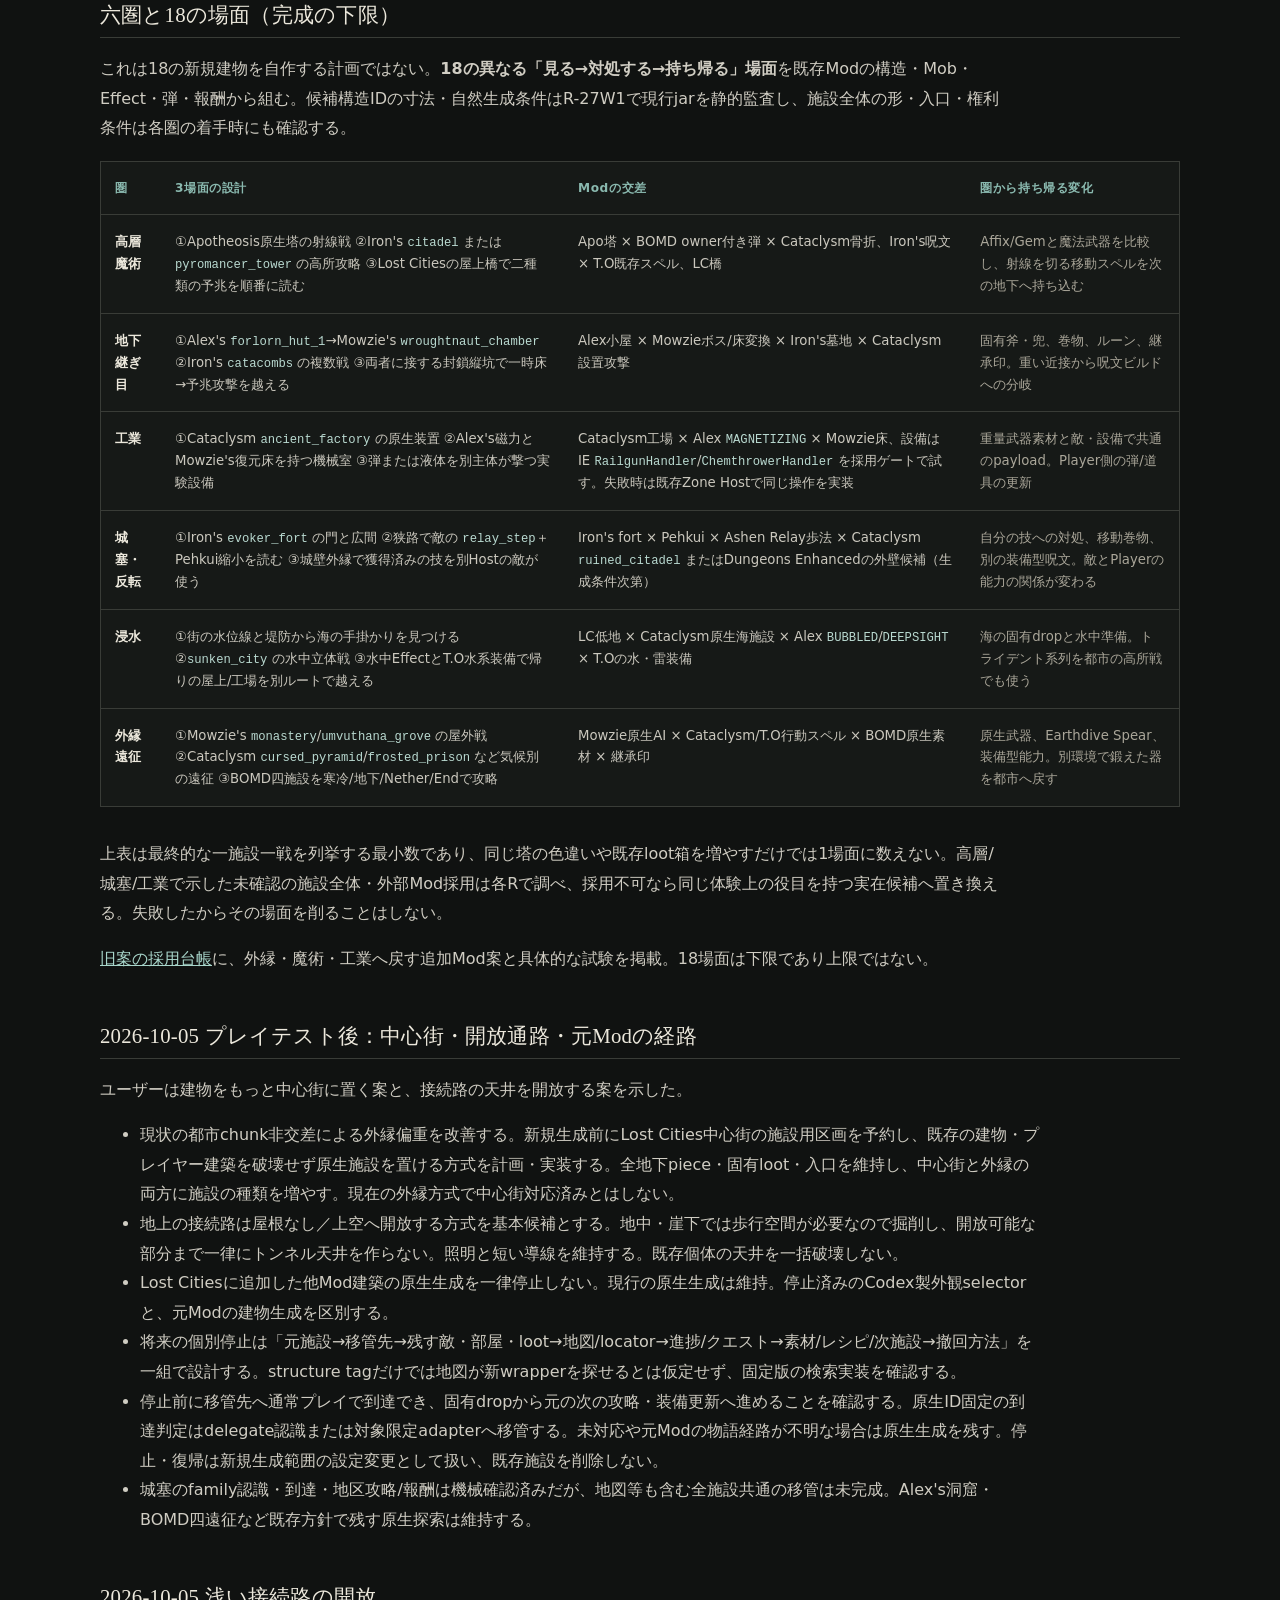
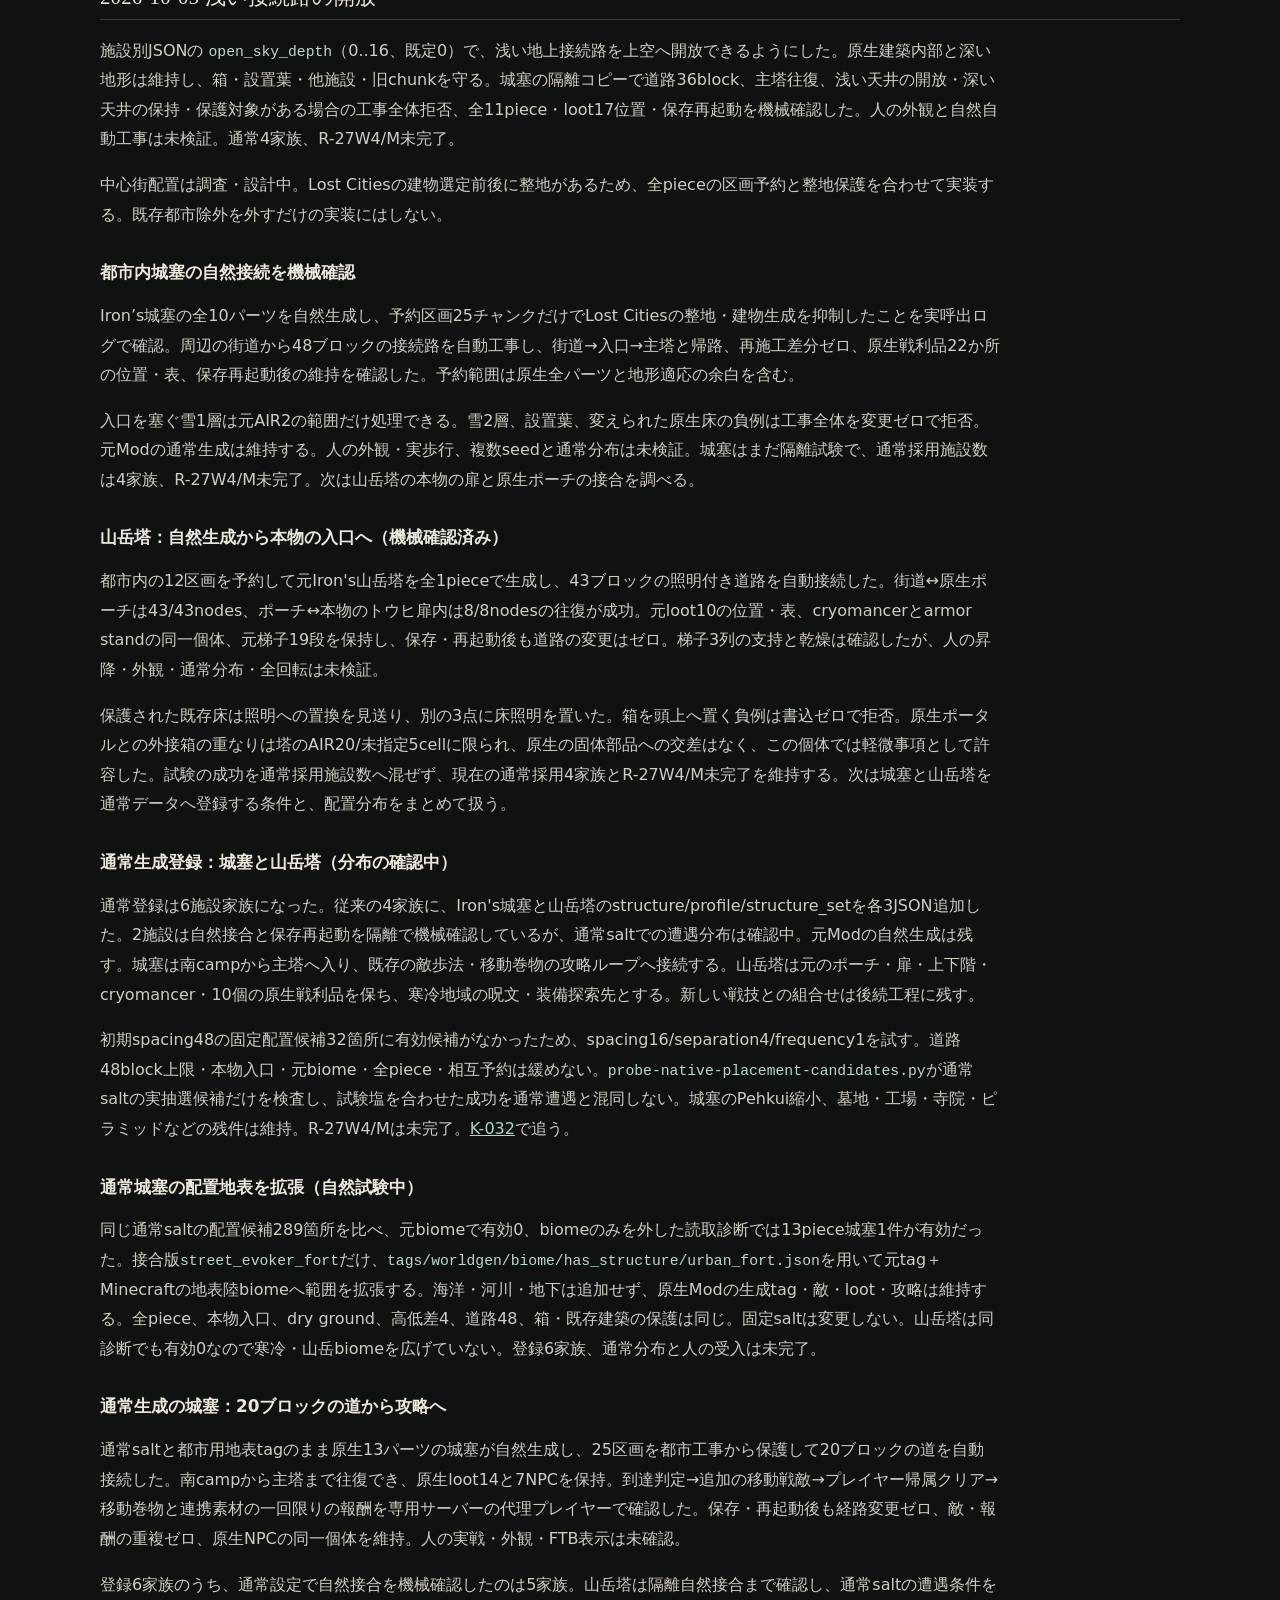
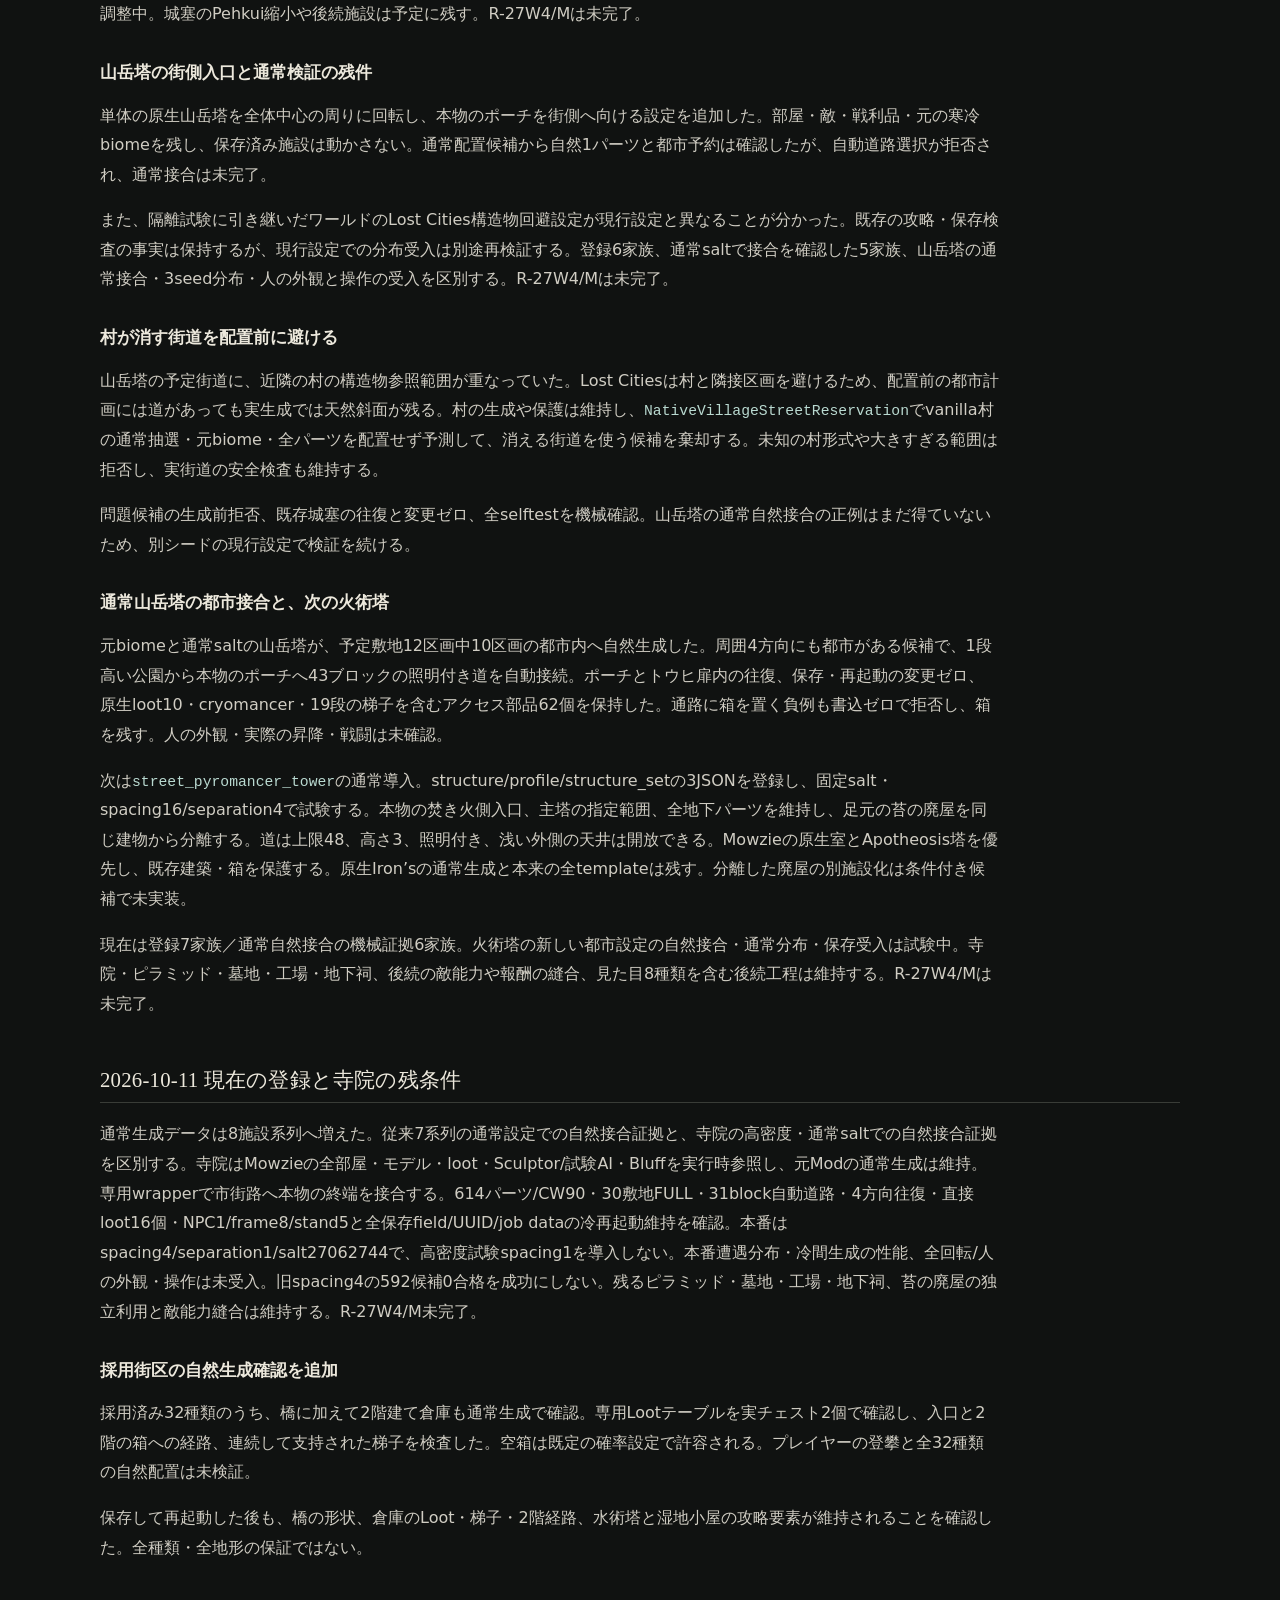
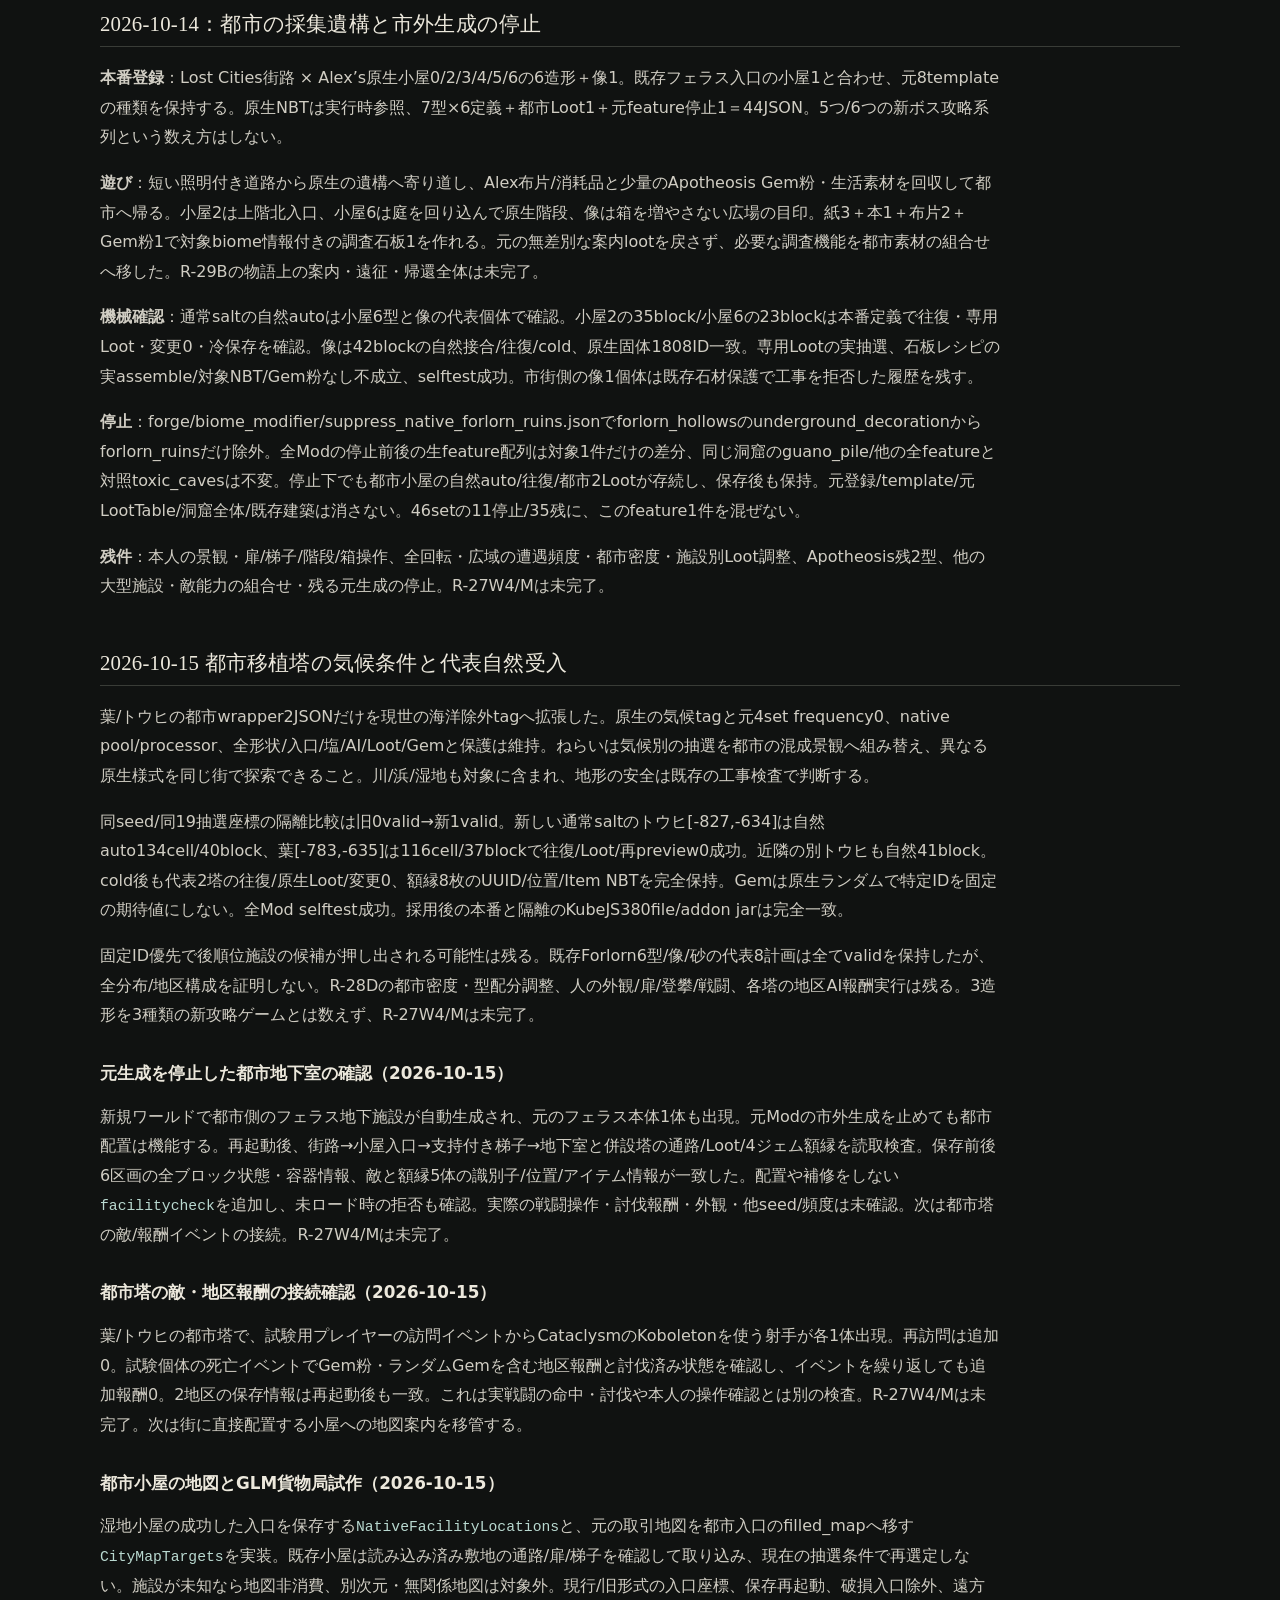
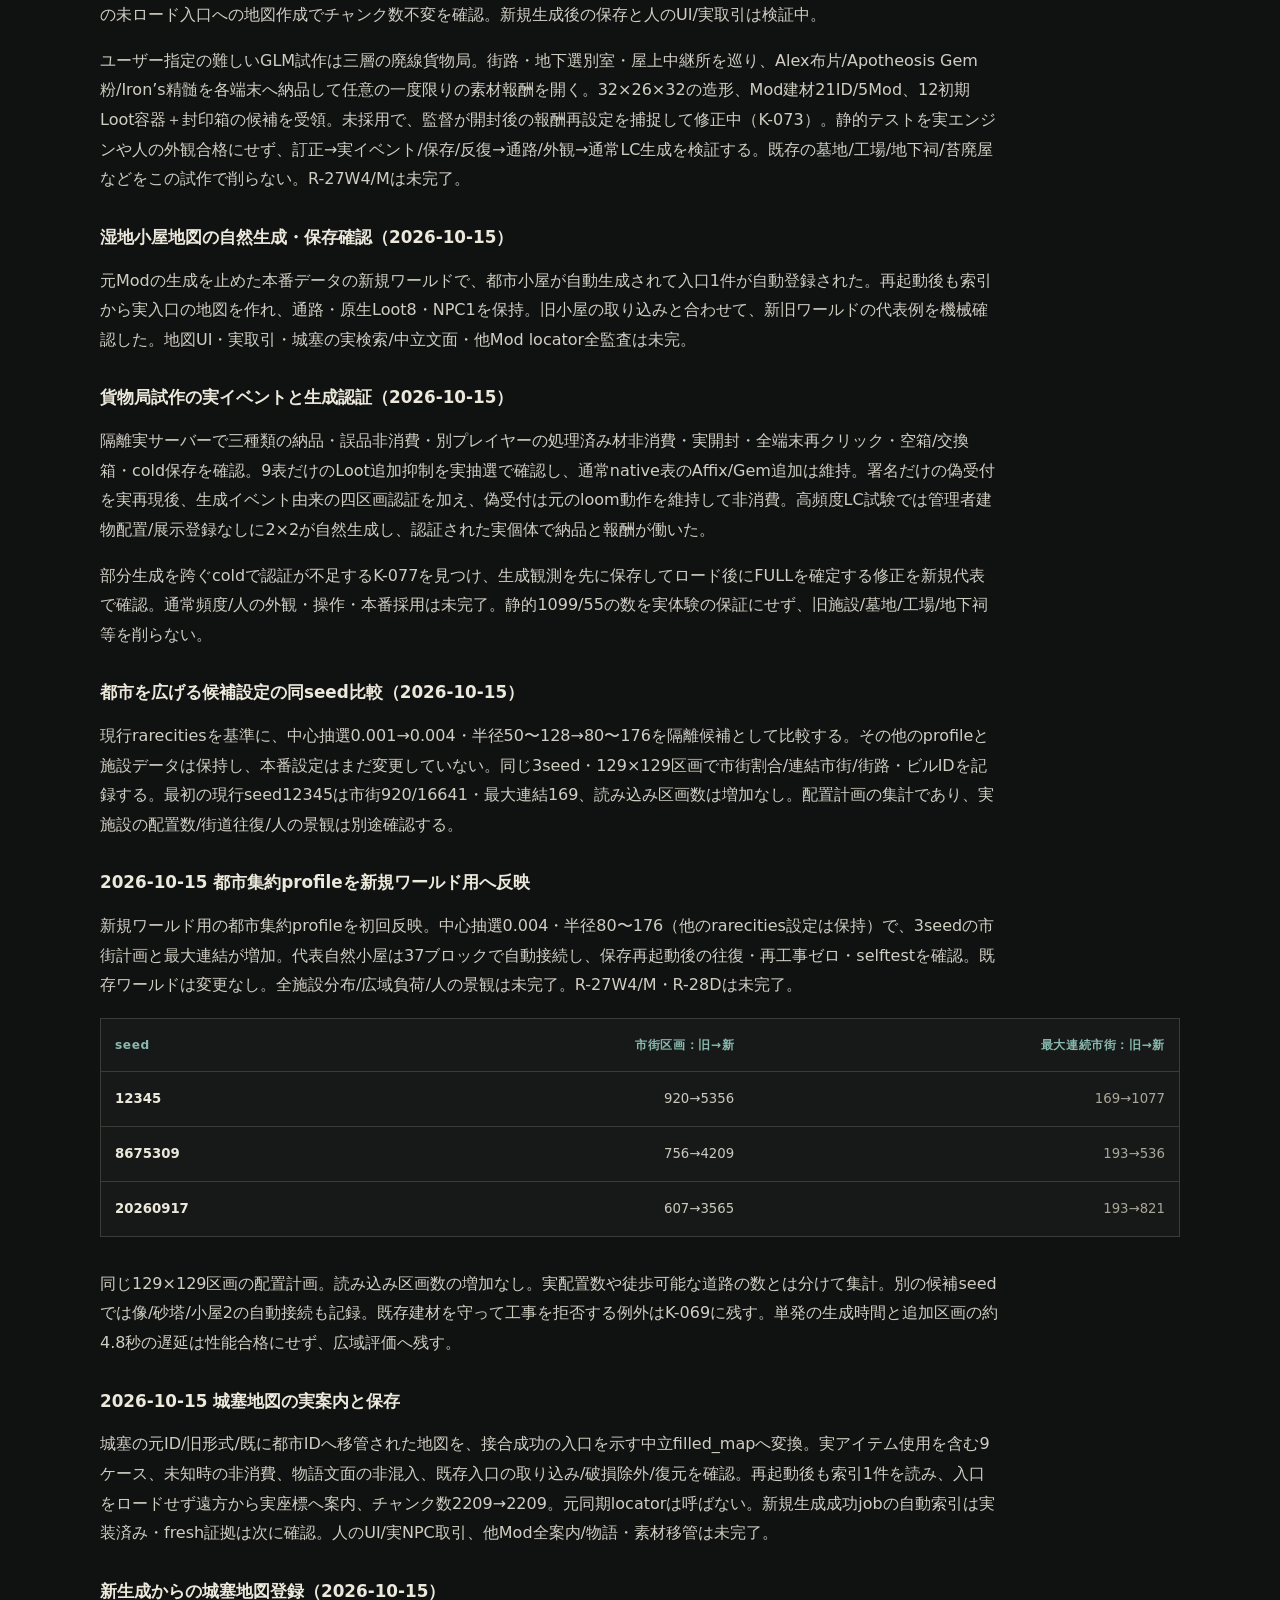
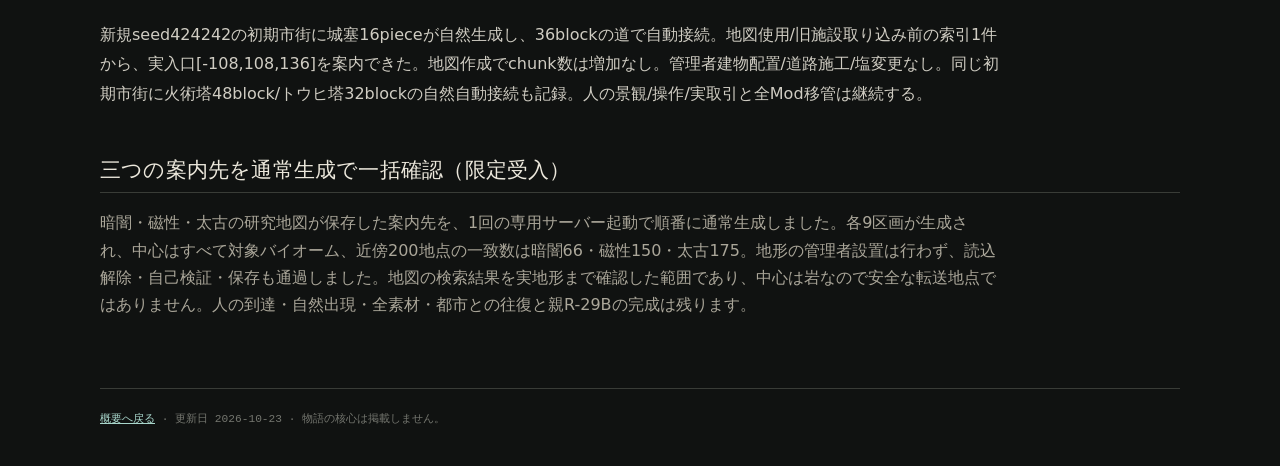
<file: world.html>
<!doctype html>
<html lang="ja">
<head>
  <meta charset="utf-8">
  <meta name="viewport" content="width=device-width, initial-scale=1">
  <meta name="robots" content="noindex, nofollow, noarchive">
  <meta name="description" content="Ashen Relayの世界と攻略先。実装済み・計画・受入条件を区別して掲載。">
  <title>世界と攻略先 — Ashen Relay</title>
  <link rel="stylesheet" href="style.css">
</head>
<body>
  <main>
    <nav class="site-nav" aria-label="サイト内のページ"><a href="index.html">概要</a><a href="world.html" aria-current="page">世界と攻略先</a><a href="gameplay.html">プレイループ</a><a href="progression.html">攻略と製作・終点</a><a href="recipes.html">素材と加工経路</a><a href="mods.html">Mod採用表</a><a href="ideas.html">旧案の採用台帳</a><a href="seams.html">縫合パターン58件</a><a href="delivery.html">次の作業と実装受入</a><a href="implementation.html">実装ファイル</a><a href="completion.html">完成工程</a><a href="estimate.html">残工数の見積もり</a><a href="known-issues.html">不具合・許容事項</a></nav>
    <header class="subpage-header"><p class="eyebrow">ASHEN RELAY · 公開計画</p><p class="subpage-lead">全工程は <a href="completion.html">完成工程</a>、元の原要求は <a href="gameplay.html">プレイループ</a> に掲載。</p></header>
    <article class="document"><h1>世界と攻略先</h1>
<h2>2026-10-23 優先順を改訂：攻略と製作を先に設計</h2>
<p><strong>全体のレシピ体系は未完成です。</strong> <a href="progression.html">攻略と製作・終点</a>に、E0通常到達/E1五空間の複合戦/E2装備・戦技完成、P0～P5、T.O四系列とBOMD槍の実材料、素材の用途、回収材レシピ2件の設計、G0～G6の受入を掲載しました。次はG1の依存/数量台帳→G2のレシピと報酬→G3の案内/継承を優先します。設計決定を追加実装済みとは扱いません。六圏・18場面・旧案全件・既存Rの残作業は保持します。</p>
<h3>2026-10-12 修正版32候補を本人が全採用・通常生成へ登録</h3>
<p>本人が修正版32件（ビル12・置物12・小構造物8）を全採用。通常生成用に74part/32building/32palette/15condition/15低価値Lootを登録し、新しい普通citystyleの選択リストへ32件を追加した。既存のLost Citiesの普通/砂漠styleと原生攻略施設を保持する。Mod建材16種類・4Mod・24候補、Mod Loot13種類・12表。ダイヤ装飾3候補は通常weight0.05、その他は1.0、citystyle factor0.25で回収頻度を抑える。</p>
<p>全32の実registryロードと参照解決を確認。通常seed・通常塩で新しい橋が選ばれ、管理者の建物配置を使わない自然生成で同じ定義の196セル・Mod柱・照明と入口往復を確認した。旧展示と採否記録を保全。<strong>自然配置の全32/全seed・人の自然配置での操作感は未検証</strong>で、未測定の成功率を90%と書かない。</p>
<p>今回の一般建築32は、他Modの原生攻略施設8系列と別枠。街の散策と日用品・建材の回収場所を増やし、既存のボス/武器更新/環境体験を削らない。<a href="known-issues.html">不具合と検査の訂正履歴</a>に記録。</p>
<h3>追加委任：凝ったMod建材ランドマーク1件（制作中）</h3>
<p>GLMへ最大effortで、一体型2x2街区の温室・水処理施設を制作委任。32x32、高さ約32、複数階/階段/入口/利用可能な箱/支持を備え、バニラ建材を最小化してModの木/石/ガラス/装飾を豊富に使う。途中の作者集計は4Mod/建材28種類・Mod割合約98%・箱8個。<strong>固定取得根拠・独立監査・実配置・本人採否は未完了。</strong> 新1件を旧32の全採用へ自動的に含めない。</p>
<h2>2026-10-11 追加制作：ビル・置物・小構造物の候補展示</h2>
<p>GLM5.3へ初回32候補（ビル12・変な置物12・小構造物8）と低価値Lootの制作を依頼。固定版のレシピ/取得方法、本作の進行文書、ネット情報、指定した普通の石・木材・ガラス等を根拠に素材価値を判定する。名称や装飾用途だけで安価と判断せず、回収可能な総量も確認。稀なdiamond blockは初回全体4以下/一候補1以下の予算。</p>
<p>番号付きの別展示worldへ並べ、本人が目視で採否を選ぶ。Codexは巨大な形状定義の全文ではなく、実JSONから抽出したblock種類/個数を監査し、Loot JSONは全件確認する。32候補の素材105種・Loot item41種を根拠付きで審査し、実定義由来の集計と全Loot本文を監査。隔離展示へ32候補/番号看板32/チェスト29を実配置し、全Loot参照と保存・冷再起動での維持を確認した。外観の採否とLost Cities通常生成への組込は未完了。既存の他Mod原生施設・戦闘・攻略の追加計画を置き換えたり減らしたりしない。</p>
<h2>2026-10-11 最新方針：都市へ集約・元生成停止・物語を一本化</h2>
<p>Lost Cities外の独立構造物はなるべく生成させず、都市内に多数・多様な施設を配置する。元Modの建築・敵・技・アイテムを部品として参照し、元Mod独自の物語・案内・攻略順はAshen Relayの進行へ組み替える。旧「原生生成/元ストーリーを維持」の記述は変更前の方針。</p>
<p><strong>実装した設定</strong>：Iron’s城塞・山岳塔・火術塔とMowzie寺院の元structure setにfrequency=0を追加。独立した都市wrapperと必要な原生登録は維持。全Mod起動とselftest、元山岳template参照を確認。既存の建築は消去しない。自然生成での停止/移管後分布の実測は未完了。</p>
<p><strong>未完了の必須作業</strong>：元配置を共有するApotheosis塔4型、水術塔、湿地小屋、小屋＋地下室は都市側の配置へ分離して元生成を停止する。ピラミッド・墓地・工場・地下祠と今後の施設も都市移管/元生成停止を対にする。各Modの不要なstructure set・spawn・loot流入・recipe・旧物語の案内/実績/locatorを実ID別に監査し停止/移管する。必要な戦闘・技・武器更新や企画の種類は削らない。海・次元等の必要環境は都市の対応地区または管理遠征へ移し、不可避の市外例外だけ理由と都市からの導線を明記する。</p>
<p><strong>都市調整は必須</strong>：疎な都市設定を完成形とせず、市街の広さ・密度・街区接続を調整。固定profileを確認し、同じ3seed/同じ範囲で市街面積・連結面積・都市間隔・施設の実生成/種類/徒歩帰路/負荷を比較する。施設別Lootも魔術・工業・水辺と攻略段階へ合わせて調整する。R-27W4/MからR-28Dの受入に含める。密度の初回値は新規ワールド用に反映、広域分布/負荷/人の景観と全施設Loot/物語移管は未完了。</p>
<p>このページは<strong>配置と体験の全計画</strong>。表の「現行」はコードまたはデータが存在する範囲で、目視と自然歩行の合格を意味しない。都市の見た目はプレイテストで不合格となり、R-27W1〜W4とR-28A〜Dで再設計する。</p>
<p><strong>最新：通常データ登録は8施設系列。従来7系列の通常自然接合・保存を機械確認。寺院は高密度試験で自然接合・保存を確認し、本番密度の遭遇は未受入。人の外観・実操作、3seed分布、R-27W4/Mは未完了。</strong></p>
<h2>空間の骨格</h2>
<table>
<thead>
<tr>
<th>層</th>
<th>プレイヤーの移動</th>
<th>役割</th>
<th>状態</th>
</tr>
</thead>
<tbody>
<tr>
<td>現世のLost Cities道路</td>
<td>Alex小屋の記録箱から地下室と塔へ分岐する</td>
<td>異なるModの建築を接合する共通の街路</td>
<td>Alex小屋・Mowzie室・Apotheosis塔・Iron's湿地小屋・T.O水術塔への接合を機械検証済み。人の実歩行は未受入</td>
</tr>
<tr>
<td>道路の下</td>
<td>小屋の梯子、墓地、工場の地下へ降りる</td>
<td>高低差、帰路、閉所戦</td>
<td>道路→小屋→室を3 seedで機械検証。外観・実歩行は未確認</td>
</tr>
<tr>
<td>道路の上</td>
<td>Apotheosis塔を登る</td>
<td>射線、遮蔽物、高所戦</td>
<td>原生塔・街道から塔への経路を機械確認。射手はCataclysm原生Mob外見のHostへ変更し、出現と再起動をサーバー確認。実射撃・外観・人の実歩行は未受入</td>
</tr>
<tr>
<td>都市の外縁</td>
<td>海、洞窟、自然拠点へ遠征する</td>
<td>都市の装備を異なる環境で試す</td>
<td>原生遠征と一部進行は現行。案内の統合は未完成</td>
</tr>
<tr>
<td>元Modの原生次元</td>
<td>Nether・End固有施設へ行く</td>
<td>環境を変えた任意遠征</td>
<td>BOMD四遠征は進行に接続済み</td>
</tr>
</tbody>
</table>
<p>旧 <code>anchor_02</code> は <code>lostcities:lostcity</code> 次元の固定街区。通常の現世プレイからそこへ行く手段がなく、他Mod施設は孤立していた。R-27W2で現世にLost Cities原生styleの道路街区を置き、原生小屋と室を接合した。R-27W4では独自中継所と旧固定街区の新規生成を止め、記録箱を小屋へ移した。旧街区の生成済みchunkはそのままだが、未生成chunkは通常のLost Cities景観へ変わり得る。人の目視は未確認。</p>
<h2>攻略先と組合せの全体像</h2>
<table>
<thead>
<tr>
<th>場所</th>
<th>建築・戦闘の組合せ</th>
<th>一つの攻略として追加する操作</th>
<th>報酬と次の使い道</th>
<th>現在地</th>
</tr>
</thead>
<tbody>
<tr>
<td>最初の地下</td>
<td>Lost Cities道路 × Alex's Caves <code>forlorn_hut_1</code> × Mowzie's <code>wroughtnaut_chamber</code></td>
<td>道→小屋→梯子→水平通路→フェラス室→道の帰路</td>
<td>原生の斧・兜、共鳴素材→塔や次の武器更新</td>
<td>現世道路まで3 seed機械検証済み。外観・実歩行は未確認</td>
</tr>
<tr>
<td>街道の塔</td>
<td>Apotheosis <code>tower_main/leaf/sand/spruce</code> × BOMD弾 × Cataclysm骨折効果 × 他Mod由来の外見</td>
<td>予兆線、遮蔽物、階段、高所の射手を読む</td>
<td>Affix・Gem・空印→地下用ビルド</td>
<td>原生塔と弾AI・街道接合は機械確認済み。射手外見と人の実歩行は未受入</td>
</tr>
<tr>
<td>地下墓地</td>
<td>Iron's <code>catacombs</code> × Mowzie's一時床 × Cataclysm予兆攻撃</td>
<td>一室で床の変化を見て退路を選ぶ</td>
<td>巻物・ルーン・装備型呪文→城塞と武器継承</td>
<td>原生室と敵は現行、床は予定</td>
</tr>
<tr>
<td>城塞</td>
<td>Iron's <code>evoker_fort</code> × 敵の <code>relay_step</code> × Pehkui</td>
<td>門と狭路で移動と短時間のサイズ変化へ対処</td>
<td>移動呪文→工場の回避</td>
<td>敵の移動は現行、サイズ戦は予定</td>
</tr>
<tr>
<td>地下工場</td>
<td>Cataclysm <code>ancient_factory</code> × Alex's <code>MAGNETIZING</code> × Mowzie's一時床</td>
<td>予兆装置、引力、復元する足場の間に安全帯を選ぶ</td>
<td>工場素材→T.O武器系列</td>
<td>原生工場とzoneは現行、複合は予定</td>
</tr>
<tr>
<td>水辺と海</td>
<td>都市の水位線 × Cataclysm <code>sunken_city</code> × Alex's水中Effect × T.O水系装備</td>
<td>海への準備、視界・空気・立体戦</td>
<td>海の固有drop→武器強化</td>
<td>原生施設は存在、都市からの案内は予定</td>
</tr>
<tr>
<td>六つの洞窟</td>
<td>Alex's原生バイオーム × T.O横断合成</td>
<td>tabletの手掛かりを追い、環境ごとに武器を持ち替える</td>
<td>洞窟素材→T.O段階武器</td>
<td>原生洞窟と合成は現行、都市案内は予定</td>
</tr>
<tr>
<td>魔術外縁</td>
<td>T.O <code>aqua_mage_tower</code> / <code>echo_shrine</code> / <code>void_cathedral</code> × Iron's呪文 × Apotheosis Gem</td>
<td>原生の生成条件で施設を探し、呪文と武器を合わせる</td>
<td>T.O段階武器へ旧装備の強化を継承</td>
<td>水術塔の砂浜街路接合は1 seedで機械確認済み。川沿いも湿地小屋とseedで振り分け、別seedの自然接合と再起動、旧小屋保全を機械確認。他施設と上階攻略・外観は未受入</td>
</tr>
<tr>
<td>自然拠点</td>
<td>Mowzie's <code>monastery</code> / <code>umvuthana_grove</code> × 局所的な別Mod攻撃</td>
<td>屋外の広さを使い、原生Mobの戦闘を壊さない範囲で追加遭遇</td>
<td>原生dropと次の遠征用能力</td>
<td>原生拠点は存在、追加遭遇は候補</td>
</tr>
<tr>
<td>四つの任意遠征</td>
<td>BOMDの寒冷地・地下・Nether・End施設 × Iron's/T.O戦技</td>
<td>各環境に合うビルドへ替えてボスを攻略</td>
<td>Earthdive Spear用素材、継承先</td>
<td>四施設・進行・横断合成は実装済み</td>
</tr>
<tr>
<td>地区境界</td>
<td>Lost Citiesの接合部 × 墓地の一時床 × 塔の予兆弾</td>
<td>プレイヤーが起動し、二つの規則を順に越え、退路から帰る</td>
<td>二地区の追加lootから選択</td>
<td>R-27A予定</td>
</tr>
</tbody>
</table>
<h2>R-27W1の監査結果</h2>
<p>R-27W1時点のaddonは小屋と地下室を<strong>2×2チャンクすべて非都市</strong>の場所へ置き、道路へ接続していなかった。公式jarの小屋9×9×9とフェラス室19×7×19にはStructure Voidが0個で、室の西側には空気の開口がある。静的資料だけでは実worldの通路切断を解決したとは言えない。R-27W2で道路縁候補と実歩行面を調べ、3幅の段差通路、小屋の梯子、室の西側開口を接続した。3 seedで自然生成と再起動後のブロック経路を確認したが、外観と人の歩行感は未確認。地上建築の候補9家族も同じ街で8種が歩ける証拠には数えない。</p>
<h2>景観を完成と呼ぶ条件</h2>
<p>R-28Dの街全体受入では<strong>最低3つの外部Mod由来、見た目が実質的に異なる建築8種類以上</strong>を新規現世の探索範囲で確認する。色・素材の差、道路や看板だけ、Ashen Relay製の四角い箱は別種に数えない。R-27W1で固定jarのNBTと生成条件を監査し、地上の異なる輪郭を持つ9家族を候補化した。R-27W4でIron’sの湿地小屋とT.Oの水術塔を別々の水辺道路へ自然接合したが、同じ現世街道で8種類の生成・接合が通る証拠はまだない。R-27W4/R-28Dで分布と景観を確認する。Dungeons Enhancedの小型建築も採用対象として権利・依存・自然生成停止の隔離試験へ送る。</p>
<p>入口ごとに道路から到達でき、元構造の入口を塞がず、攻略後に同じ道へ戻れることを3 seedの新規現世、再起動後、サーバー側の到達性で検査する。外観と歩いた感覚は人の目視で別判定する。世界に建築が生成されたというログだけでは景観を完了にしない。</p>
<h2>六圏と18の場面（完成の下限）</h2>
<p>これは18の新規建物を自作する計画ではない。<strong>18の異なる「見る→対処する→持ち帰る」場面</strong>を既存Modの構造・Mob・Effect・弾・報酬から組む。候補構造IDの寸法・自然生成条件はR-27W1で現行jarを静的監査し、施設全体の形・入口・権利条件は各圏の着手時にも確認する。</p>
<table>
<thead>
<tr>
<th>圏</th>
<th>3場面の設計</th>
<th>Modの交差</th>
<th>圏から持ち帰る変化</th>
</tr>
</thead>
<tbody>
<tr>
<td><strong>高層魔術</strong></td>
<td>①Apotheosis原生塔の射線戦 ②Iron's <code>citadel</code> または <code>pyromancer_tower</code> の高所攻略 ③Lost Citiesの屋上橋で二種類の予兆を順番に読む</td>
<td>Apo塔 × BOMD owner付き弾 × Cataclysm骨折、Iron's呪文 × T.O既存スペル、LC橋</td>
<td>Affix/Gemと魔法武器を比較し、射線を切る移動スペルを次の地下へ持ち込む</td>
</tr>
<tr>
<td><strong>地下継ぎ目</strong></td>
<td>①Alex's <code>forlorn_hut_1</code>→Mowzie's <code>wroughtnaut_chamber</code> ②Iron's <code>catacombs</code> の複数戦 ③両者に接する封鎖縦坑で一時床→予兆攻撃を越える</td>
<td>Alex小屋 × Mowzieボス/床変換 × Iron's墓地 × Cataclysm設置攻撃</td>
<td>固有斧・兜、巻物、ルーン、継承印。重い近接から呪文ビルドへの分岐</td>
</tr>
<tr>
<td><strong>工業</strong></td>
<td>①Cataclysm <code>ancient_factory</code> の原生装置 ②Alex's磁力とMowzie's復元床を持つ機械室 ③弾または液体を別主体が撃つ実験設備</td>
<td>Cataclysm工場 × Alex <code>MAGNETIZING</code> × Mowzie床、設備はIE <code>RailgunHandler</code>/<code>ChemthrowerHandler</code> を採用ゲートで試す。失敗時は既存Zone Hostで同じ操作を実装</td>
<td>重量武器素材と敵・設備で共通のpayload。Player側の弾/道具の更新</td>
</tr>
<tr>
<td><strong>城塞・反転</strong></td>
<td>①Iron's <code>evoker_fort</code> の門と広間 ②狭路で敵の <code>relay_step</code>＋Pehkui縮小を読む ③城壁外縁で獲得済みの技を別Hostの敵が使う</td>
<td>Iron's fort × Pehkui × Ashen Relay歩法 × Cataclysm <code>ruined_citadel</code> またはDungeons Enhancedの外壁候補（生成条件次第）</td>
<td>自分の技への対処、移動巻物、別の装備型呪文。敵とPlayerの能力の関係が変わる</td>
</tr>
<tr>
<td><strong>浸水</strong></td>
<td>①街の水位線と堤防から海の手掛かりを見つける ②<code>sunken_city</code> の水中立体戦 ③水中EffectとT.O水系装備で帰りの屋上/工場を別ルートで越える</td>
<td>LC低地 × Cataclysm原生海施設 × Alex <code>BUBBLED</code>/<code>DEEPSIGHT</code> × T.Oの水・雷装備</td>
<td>海の固有dropと水中準備。トライデント系列を都市の高所戦でも使う</td>
</tr>
<tr>
<td><strong>外縁遠征</strong></td>
<td>①Mowzie's <code>monastery</code>/<code>umvuthana_grove</code> の屋外戦 ②Cataclysm <code>cursed_pyramid</code>/<code>frosted_prison</code> など気候別の遠征 ③BOMD四施設を寒冷/地下/Nether/Endで攻略</td>
<td>Mowzie原生AI × Cataclysm/T.O行動スペル × BOMD原生素材 × 継承印</td>
<td>原生武器、Earthdive Spear、装備型能力。別環境で鍛えた器を都市へ戻す</td>
</tr>
</tbody>
</table>
<p>上表は最終的な一施設一戦を列挙する最小数であり、同じ塔の色違いや既存loot箱を増やすだけでは1場面に数えない。高層/城塞/工業で示した未確認の施設全体・外部Mod採用は各Rで調べ、採用不可なら同じ体験上の役目を持つ実在候補へ置き換える。失敗したからその場面を削ることはしない。</p>
<p><a href="ideas.html">旧案の採用台帳</a>に、外縁・魔術・工業へ戻す追加Mod案と具体的な試験を掲載。18場面は下限であり上限ではない。</p>
<h2>2026-10-05 プレイテスト後：中心街・開放通路・元Modの経路</h2>
<p>ユーザーは建物をもっと中心街に置く案と、接続路の天井を開放する案を示した。</p>
<ul>
<li>現状の都市chunk非交差による外縁偏重を改善する。新規生成前にLost Cities中心街の施設用区画を予約し、既存の建物・プレイヤー建築を破壊せず原生施設を置ける方式を計画・実装する。全地下piece・固有loot・入口を維持し、中心街と外縁の両方に施設の種類を増やす。現在の外縁方式で中心街対応済みとはしない。</li>
<li>地上の接続路は屋根なし／上空へ開放する方式を基本候補とする。地中・崖下では歩行空間が必要なので掘削し、開放可能な部分まで一律にトンネル天井を作らない。照明と短い導線を維持する。既存個体の天井を一括破壊しない。</li>
<li>Lost Citiesに追加した他Mod建築の原生生成を一律停止しない。現行の原生生成は維持。停止済みのCodex製外観selectorと、元Modの建物生成を区別する。</li>
<li>将来の個別停止は「元施設→移管先→残す敵・部屋・loot→地図/locator→進捗/クエスト→素材/レシピ/次施設→撤回方法」を一組で設計する。structure tagだけでは地図が新wrapperを探せるとは仮定せず、固定版の検索実装を確認する。</li>
<li>停止前に移管先へ通常プレイで到達でき、固有dropから元の次の攻略・装備更新へ進めることを確認する。原生ID固定の到達判定はdelegate認識または対象限定adapterへ移管する。未対応や元Modの物語経路が不明な場合は原生生成を残す。停止・復帰は新規生成範囲の設定変更として扱い、既存施設を削除しない。</li>
<li>城塞のfamily認識・到達・地区攻略/報酬は機械確認済みだが、地図等も含む全施設共通の移管は未完成。Alex's洞窟・BOMD四遠征など既存方針で残す原生探索は維持する。</li>
</ul>
<h2>2026-10-05 浅い接続路の開放</h2>
<p>施設別JSONの <code>open_sky_depth</code>（0..16、既定0）で、浅い地上接続路を上空へ開放できるようにした。原生建築内部と深い地形は維持し、箱・設置葉・他施設・旧chunkを守る。城塞の隔離コピーで道路36block、主塔往復、浅い天井の開放・深い天井の保持・保護対象がある場合の工事全体拒否、全11piece・loot17位置・保存再起動を機械確認した。人の外観と自然自動工事は未検証。通常4家族、R-27W4/M未完了。</p>
<p>中心街配置は調査・設計中。Lost Citiesの建物選定前後に整地があるため、全pieceの区画予約と整地保護を合わせて実装する。既存都市除外を外すだけの実装にはしない。</p>
<h3>都市内城塞の自然接続を機械確認</h3>
<p>Iron’s城塞の全10パーツを自然生成し、予約区画25チャンクだけでLost Citiesの整地・建物生成を抑制したことを実呼出ログで確認。周辺の街道から48ブロックの接続路を自動工事し、街道→入口→主塔と帰路、再施工差分ゼロ、原生戦利品22か所の位置・表、保存再起動後の維持を確認した。予約範囲は原生全パーツと地形適応の余白を含む。</p>
<p>入口を塞ぐ雪1層は元AIR2の範囲だけ処理できる。雪2層、設置葉、変えられた原生床の負例は工事全体を変更ゼロで拒否。元Modの通常生成は維持する。人の外観・実歩行、複数seedと通常分布は未検証。城塞はまだ隔離試験で、通常採用施設数は4家族、R-27W4/M未完了。次は山岳塔の本物の扉と原生ポーチの接合を調べる。</p>
<h3>山岳塔：自然生成から本物の入口へ（機械確認済み）</h3>
<p>都市内の12区画を予約して元Iron's山岳塔を全1pieceで生成し、43ブロックの照明付き道路を自動接続した。街道↔原生ポーチは43/43nodes、ポーチ↔本物のトウヒ扉内は8/8nodesの往復が成功。元loot10の位置・表、cryomancerとarmor standの同一個体、元梯子19段を保持し、保存・再起動後も道路の変更はゼロ。梯子3列の支持と乾燥は確認したが、人の昇降・外観・通常分布・全回転は未検証。</p>
<p>保護された既存床は照明への置換を見送り、別の3点に床照明を置いた。箱を頭上へ置く負例は書込ゼロで拒否。原生ポータルとの外接箱の重なりは塔のAIR20/未指定5cellに限られ、原生の固体部品への交差はなく、この個体では軽微事項として許容した。試験の成功を通常採用施設数へ混ぜず、現在の通常採用4家族とR-27W4/M未完了を維持する。次は城塞と山岳塔を通常データへ登録する条件と、配置分布をまとめて扱う。</p>
<h3>通常生成登録：城塞と山岳塔（分布の確認中）</h3>
<p>通常登録は6施設家族になった。従来の4家族に、Iron's城塞と山岳塔のstructure/profile/structure_setを各3JSON追加した。2施設は自然接合と保存再起動を隔離で機械確認しているが、通常saltでの遭遇分布は確認中。元Modの自然生成は残す。城塞は南campから主塔へ入り、既存の敵歩法・移動巻物の攻略ループへ接続する。山岳塔は元のポーチ・扉・上下階・cryomancer・10個の原生戦利品を保ち、寒冷地域の呪文・装備探索先とする。新しい戦技との組合せは後続工程に残す。</p>
<p>初期spacing48の固定配置候補32箇所に有効候補がなかったため、spacing16/separation4/frequency1を試す。道路48block上限・本物入口・元biome・全piece・相互予約は緩めない。<code>probe-native-placement-candidates.py</code>が通常saltの実抽選候補だけを検査し、試験塩を合わせた成功を通常遭遇と混同しない。城塞のPehkui縮小、墓地・工場・寺院・ピラミッドなどの残件は維持。R-27W4/Mは未完了。<a href="known-issues.html">K-032</a>で追う。</p>
<h3>通常城塞の配置地表を拡張（自然試験中）</h3>
<p>同じ通常saltの配置候補289箇所を比べ、元biomeで有効0、biomeのみを外した読取診断では13piece城塞1件が有効だった。接合版<code>street_evoker_fort</code>だけ、<code>tags/worldgen/biome/has_structure/urban_fort.json</code>を用いて元tag＋Minecraftの地表陸biomeへ範囲を拡張する。海洋・河川・地下は追加せず、原生Modの生成tag・敵・loot・攻略は維持する。全piece、本物入口、dry ground、高低差4、道路48、箱・既存建築の保護は同じ。固定saltは変更しない。山岳塔は同診断でも有効0なので寒冷・山岳biomeを広げていない。登録6家族、通常分布と人の受入は未完了。</p>
<h3>通常生成の城塞：20ブロックの道から攻略へ</h3>
<p>通常saltと都市用地表tagのまま原生13パーツの城塞が自然生成し、25区画を都市工事から保護して20ブロックの道を自動接続した。南campから主塔まで往復でき、原生loot14と7NPCを保持。到達判定→追加の移動戦敵→プレイヤー帰属クリア→移動巻物と連携素材の一回限りの報酬を専用サーバーの代理プレイヤーで確認した。保存・再起動後も経路変更ゼロ、敵・報酬の重複ゼロ、原生NPCの同一個体を維持。人の実戦・外観・FTB表示は未確認。</p>
<p>登録6家族のうち、通常設定で自然接合を機械確認したのは5家族。山岳塔は隔離自然接合まで確認し、通常saltの遭遇条件を調整中。城塞のPehkui縮小や後続施設は予定に残す。R-27W4/Mは未完了。</p>
<h3>山岳塔の街側入口と通常検証の残件</h3>
<p>単体の原生山岳塔を全体中心の周りに回転し、本物のポーチを街側へ向ける設定を追加した。部屋・敵・戦利品・元の寒冷biomeを残し、保存済み施設は動かさない。通常配置候補から自然1パーツと都市予約は確認したが、自動道路選択が拒否され、通常接合は未完了。</p>
<p>また、隔離試験に引き継いだワールドのLost Cities構造物回避設定が現行設定と異なることが分かった。既存の攻略・保存検査の事実は保持するが、現行設定での分布受入は別途再検証する。登録6家族、通常saltで接合を確認した5家族、山岳塔の通常接合・3seed分布・人の外観と操作の受入を区別する。R-27W4/Mは未完了。</p>
<h3>村が消す街道を配置前に避ける</h3>
<p>山岳塔の予定街道に、近隣の村の構造物参照範囲が重なっていた。Lost Citiesは村と隣接区画を避けるため、配置前の都市計画には道があっても実生成では天然斜面が残る。村の生成や保護は維持し、<code>NativeVillageStreetReservation</code>でvanilla村の通常抽選・元biome・全パーツを配置せず予測して、消える街道を使う候補を棄却する。未知の村形式や大きすぎる範囲は拒否し、実街道の安全検査も維持する。</p>
<p>問題候補の生成前拒否、既存城塞の往復と変更ゼロ、全selftestを機械確認。山岳塔の通常自然接合の正例はまだ得ていないため、別シードの現行設定で検証を続ける。</p>
<h3>通常山岳塔の都市接合と、次の火術塔</h3>
<p>元biomeと通常saltの山岳塔が、予定敷地12区画中10区画の都市内へ自然生成した。周囲4方向にも都市がある候補で、1段高い公園から本物のポーチへ43ブロックの照明付き道を自動接続。ポーチとトウヒ扉内の往復、保存・再起動の変更ゼロ、原生loot10・cryomancer・19段の梯子を含むアクセス部品62個を保持した。通路に箱を置く負例も書込ゼロで拒否し、箱を残す。人の外観・実際の昇降・戦闘は未確認。</p>
<p>次は<code>street_pyromancer_tower</code>の通常導入。structure/profile/structure_setの3JSONを登録し、固定salt・spacing16/separation4で試験する。本物の焚き火側入口、主塔の指定範囲、全地下パーツを維持し、足元の苔の廃屋を同じ建物から分離する。道は上限48、高さ3、照明付き、浅い外側の天井は開放できる。Mowzieの原生室とApotheosis塔を優先し、既存建築・箱を保護する。原生Iron’sの通常生成と本来の全templateは残す。分離した廃屋の別施設化は条件付き候補で未実装。</p>
<p>現在は登録7家族／通常自然接合の機械証拠6家族。火術塔の新しい都市設定の自然接合・通常分布・保存受入は試験中。寺院・ピラミッド・墓地・工場・地下祠、後続の敵能力や報酬の縫合、見た目8種類を含む後続工程は維持する。R-27W4/Mは未完了。</p>
<h2>2026-10-11 現在の登録と寺院の残条件</h2>
<p>通常生成データは8施設系列へ増えた。従来7系列の通常設定での自然接合証拠と、寺院の高密度・通常saltでの自然接合証拠を区別する。寺院はMowzieの全部屋・モデル・loot・Sculptor/試験AI・Bluffを実行時参照し、元Modの通常生成は維持。専用wrapperで市街路へ本物の終端を接合する。614パーツ/CW90・30敷地FULL・31block自動道路・4方向往復・直接loot16個・NPC1/frame8/stand5と全保存field/UUID/job dataの冷再起動維持を確認。本番はspacing4/separation1/salt27062744で、高密度試験spacing1を導入しない。本番遭遇分布・冷間生成の性能、全回転/人の外観・操作は未受入。旧spacing4の592候補0合格を成功にしない。残るピラミッド・墓地・工場・地下祠、苔の廃屋の独立利用と敵能力縫合は維持する。R-27W4/M未完了。</p>
<h3>採用街区の自然生成確認を追加</h3>
<p>採用済み32種類のうち、橋に加えて2階建て倉庫も通常生成で確認。専用Lootテーブルを実チェスト2個で確認し、入口と2階の箱への経路、連続して支持された梯子を検査した。空箱は既定の確率設定で許容される。プレイヤーの登攀と全32種類の自然配置は未検証。</p>
<p>保存して再起動した後も、橋の形状、倉庫のLoot・梯子・2階経路、水術塔と湿地小屋の攻略要素が維持されることを確認した。全種類・全地形の保証ではない。</p>
<h2>2026-10-14：都市の採集遺構と市外生成の停止</h2>
<p><strong>本番登録</strong>：Lost Cities街路 × Alex’s原生小屋0/2/3/4/5/6の6造形＋像1。既存フェラス入口の小屋1と合わせ、元8templateの種類を保持する。原生NBTは実行時参照、7型×6定義＋都市Loot1＋元feature停止1＝44JSON。5つ/6つの新ボス攻略系列という数え方はしない。</p>
<p><strong>遊び</strong>：短い照明付き道路から原生の遺構へ寄り道し、Alex布片/消耗品と少量のApotheosis Gem粉・生活素材を回収して都市へ帰る。小屋2は上階北入口、小屋6は庭を回り込んで原生階段、像は箱を増やさない広場の目印。紙3＋本1＋布片2＋Gem粉1で対象biome情報付きの調査石板1を作れる。元の無差別な案内lootを戻さず、必要な調査機能を都市素材の組合せへ移した。R-29Bの物語上の案内・遠征・帰還全体は未完了。</p>
<p><strong>機械確認</strong>：通常saltの自然autoは小屋6型と像の代表個体で確認。小屋2の35block/小屋6の23blockは本番定義で往復・専用Loot・変更0・冷保存を確認。像は42blockの自然接合/往復/cold、原生固体1808ID一致。専用Lootの実抽選、石板レシピの実assemble/対象NBT/Gem粉なし不成立、selftest成功。市街側の像1個体は既存石材保護で工事を拒否した履歴を残す。</p>
<p><strong>停止</strong>：forge/biome_modifier/suppress_native_forlorn_ruins.jsonでforlorn_hollowsのunderground_decorationからforlorn_ruinsだけ除外。全Modの停止前後の生feature配列は対象1件だけの差分、同じ洞窟のguano_pile/他の全featureと対照toxic_cavesは不変。停止下でも都市小屋の自然auto/往復/都市2Lootが存続し、保存後も保持。元登録/template/元LootTable/洞窟全体/既存建築は消さない。46setの11停止/35残に、このfeature1件を混ぜない。</p>
<p><strong>残件</strong>：本人の景観・扉/梯子/階段/箱操作、全回転・広域の遭遇頻度・都市密度・施設別Loot調整、Apotheosis残2型、他の大型施設・敵能力の組合せ・残る元生成の停止。R-27W4/Mは未完了。</p>
<h2>2026-10-15 都市移植塔の気候条件と代表自然受入</h2>
<p>葉/トウヒの都市wrapper2JSONだけを現世の海洋除外tagへ拡張した。原生の気候tagと元4set frequency0、native pool/processor、全形状/入口/塩/AI/Loot/Gemと保護は維持。ねらいは気候別の抽選を都市の混成景観へ組み替え、異なる原生様式を同じ街で探索できること。川/浜/湿地も対象に含まれ、地形の安全は既存の工事検査で判断する。</p>
<p>同seed/同19抽選座標の隔離比較は旧0valid→新1valid。新しい通常saltのトウヒ[-827,-634]は自然auto134cell/40block、葉[-783,-635]は116cell/37blockで往復/Loot/再preview0成功。近隣の別トウヒも自然41block。cold後も代表2塔の往復/原生Loot/変更0、額縁8枚のUUID/位置/Item NBTを完全保持。Gemは原生ランダムで特定IDを固定の期待値にしない。全Mod selftest成功。採用後の本番と隔離のKubeJS380file/addon jarは完全一致。</p>
<p>固定ID優先で後順位施設の候補が押し出される可能性は残る。既存Forlorn6型/像/砂の代表8計画は全てvalidを保持したが、全分布/地区構成を証明しない。R-28Dの都市密度・型配分調整、人の外観/扉/登攀/戦闘、各塔の地区AI報酬実行は残る。3造形を3種類の新攻略ゲームとは数えず、R-27W4/Mは未完了。</p>
<h3>元生成を停止した都市地下室の確認（2026-10-15）</h3>
<p>新規ワールドで都市側のフェラス地下施設が自動生成され、元のフェラス本体1体も出現。元Modの市外生成を止めても都市配置は機能する。再起動後、街路→小屋入口→支持付き梯子→地下室と併設塔の通路/Loot/4ジェム額縁を読取検査。保存前後6区画の全ブロック状態・容器情報、敵と額縁5体の識別子/位置/アイテム情報が一致した。配置や補修をしない<code>facilitycheck</code>を追加し、未ロード時の拒否も確認。実際の戦闘操作・討伐報酬・外観・他seed/頻度は未確認。次は都市塔の敵/報酬イベントの接続。R-27W4/Mは未完了。</p>
<h3>都市塔の敵・地区報酬の接続確認（2026-10-15）</h3>
<p>葉/トウヒの都市塔で、試験用プレイヤーの訪問イベントからCataclysmのKoboletonを使う射手が各1体出現。再訪問は追加0。試験個体の死亡イベントでGem粉・ランダムGemを含む地区報酬と討伐済み状態を確認し、イベントを繰り返しても追加報酬0。2地区の保存情報は再起動後も一致。これは実戦闘の命中・討伐や本人の操作確認とは別の検査。R-27W4/Mは未完了。次は街に直接配置する小屋への地図案内を移管する。</p>
<h3>都市小屋の地図とGLM貨物局試作（2026-10-15）</h3>
<p>湿地小屋の成功した入口を保存する<code>NativeFacilityLocations</code>と、元の取引地図を都市入口のfilled_mapへ移す<code>CityMapTargets</code>を実装。既存小屋は読み込み済み敷地の通路/扉/梯子を確認して取り込み、現在の抽選条件で再選定しない。施設が未知なら地図非消費、別次元・無関係地図は対象外。現行/旧形式の入口座標、保存再起動、破損入口除外、遠方の未ロード入口への地図作成でチャンク数不変を確認。新規生成後の保存と人のUI/実取引は検証中。</p>
<p>ユーザー指定の難しいGLM試作は三層の廃線貨物局。街路・地下選別室・屋上中継所を巡り、Alex布片/Apotheosis Gem粉/Iron’s精髄を各端末へ納品して任意の一度限りの素材報酬を開く。32×26×32の造形、Mod建材21ID/5Mod、12初期Loot容器＋封印箱の候補を受領。未採用で、監督が開封後の報酬再設定を捕捉して修正中（K-073）。静的テストを実エンジンや人の外観合格にせず、訂正→実イベント/保存/反復→通路/外観→通常LC生成を検証する。既存の墓地/工場/地下祠/苔廃屋などをこの試作で削らない。R-27W4/Mは未完了。</p>
<h3>湿地小屋地図の自然生成・保存確認（2026-10-15）</h3>
<p>元Modの生成を止めた本番データの新規ワールドで、都市小屋が自動生成されて入口1件が自動登録された。再起動後も索引から実入口の地図を作れ、通路・原生Loot8・NPC1を保持。旧小屋の取り込みと合わせて、新旧ワールドの代表例を機械確認した。地図UI・実取引・城塞の実検索/中立文面・他Mod locator全監査は未完。</p>
<h3>貨物局試作の実イベントと生成認証（2026-10-15）</h3>
<p>隔離実サーバーで三種類の納品・誤品非消費・別プレイヤーの処理済み材非消費・実開封・全端末再クリック・空箱/交換箱・cold保存を確認。9表だけのLoot追加抑制を実抽選で確認し、通常native表のAffix/Gem追加は維持。署名だけの偽受付を実再現後、生成イベント由来の四区画認証を加え、偽受付は元のloom動作を維持して非消費。高頻度LC試験では管理者建物配置/展示登録なしに2×2が自然生成し、認証された実個体で納品と報酬が働いた。</p>
<p>部分生成を跨ぐcoldで認証が不足するK-077を見つけ、生成観測を先に保存してロード後にFULLを確定する修正を新規代表で確認。通常頻度/人の外観・操作・本番採用は未完了。静的1099/55の数を実体験の保証にせず、旧施設/墓地/工場/地下祠等を削らない。</p>
<h3>都市を広げる候補設定の同seed比較（2026-10-15）</h3>
<p>現行rarecitiesを基準に、中心抽選0.001→0.004・半径50〜128→80〜176を隔離候補として比較する。その他のprofileと施設データは保持し、本番設定はまだ変更していない。同じ3seed・129×129区画で市街割合/連結市街/街路・ビルIDを記録する。最初の現行seed12345は市街920/16641・最大連結169、読み込み区画数は増加なし。配置計画の集計であり、実施設の配置数/街道往復/人の景観は別途確認する。</p>
<h3>2026-10-15 都市集約profileを新規ワールド用へ反映</h3>
<p>新規ワールド用の都市集約profileを初回反映。中心抽選0.004・半径80〜176（他のrarecities設定は保持）で、3seedの市街計画と最大連結が増加。代表自然小屋は37ブロックで自動接続し、保存再起動後の往復・再工事ゼロ・selftestを確認。既存ワールドは変更なし。全施設分布/広域負荷/人の景観は未完了。R-27W4/M・R-28Dは未完了。</p>
<table>
<thead>
<tr>
<th>seed</th>
<th style="text-align:right">市街区画：旧→新</th>
<th style="text-align:right">最大連続市街：旧→新</th>
</tr>
</thead>
<tbody>
<tr>
<td>12345</td>
<td style="text-align:right">920→5356</td>
<td style="text-align:right">169→1077</td>
</tr>
<tr>
<td>8675309</td>
<td style="text-align:right">756→4209</td>
<td style="text-align:right">193→536</td>
</tr>
<tr>
<td>20260917</td>
<td style="text-align:right">607→3565</td>
<td style="text-align:right">193→821</td>
</tr>
</tbody>
</table>
<p>同じ129×129区画の配置計画。読み込み区画数の増加なし。実配置数や徒歩可能な道路の数とは分けて集計。別の候補seedでは像/砂塔/小屋2の自動接続も記録。既存建材を守って工事を拒否する例外はK-069に残す。単発の生成時間と追加区画の約4.8秒の遅延は性能合格にせず、広域評価へ残す。</p>
<h3>2026-10-15 城塞地図の実案内と保存</h3>
<p>城塞の元ID/旧形式/既に都市IDへ移管された地図を、接合成功の入口を示す中立filled_mapへ変換。実アイテム使用を含む9ケース、未知時の非消費、物語文面の非混入、既存入口の取り込み/破損除外/復元を確認。再起動後も索引1件を読み、入口をロードせず遠方から実座標へ案内、チャンク数2209→2209。元同期locatorは呼ばない。新規生成成功jobの自動索引は実装済み・fresh証拠は次に確認。人のUI/実NPC取引、他Mod全案内/物語・素材移管は未完了。</p>
<h3>新生成からの城塞地図登録（2026-10-15）</h3>
<p>新規seed424242の初期市街に城塞16pieceが自然生成し、36blockの道で自動接続。地図使用/旧施設取り込み前の索引1件から、実入口[-108,108,136]を案内できた。地図作成でchunk数は増加なし。管理者建物配置/道路施工/塩変更なし。同じ初期市街に火術塔48block/トウヒ塔32blockの自然自動接続も記録。人の景観/操作/実取引と全Mod移管は継続する。</p>
<h2>三つの案内先を通常生成で一括確認（限定受入）</h2>
<p>暗闇・磁性・太古の研究地図が保存した案内先を、1回の専用サーバー起動で順番に通常生成しました。各9区画が生成され、中心はすべて対象バイオーム、近傍200地点の一致数は暗闇66・磁性150・太古175。地形の管理者設置は行わず、読込解除・自己検証・保存も通過しました。地図の検索結果を実地形まで確認した範囲であり、中心は岩なので安全な転送地点ではありません。人の到達・自然出現・全素材・都市との往復と親R-29Bの完成は残ります。</p>
</article>
    <footer><a href="index.html">概要へ戻る</a> · 更新日 2026-10-23 · 物語の核心は掲載しません。</footer>
  </main>
</body>
</html>
</file>
<file: style.css>
:root {
  color-scheme: dark;
  --ink: #ece8dc;
  --muted: #aaa699;
  --panel: rgba(24, 26, 25, .86);
  --line: #393c37;
  --ember: #db875b;
  --arcane: #8ab9af;
}

* { box-sizing: border-box; }

body {
  margin: 0;
  min-height: 100vh;
  color: var(--ink);
  background:
    radial-gradient(circle at 78% 10%, rgba(83, 129, 120, .16), transparent 32rem),
    radial-gradient(circle at 12% 28%, rgba(173, 89, 50, .13), transparent 28rem),
    #101211;
  font-family: Inter, ui-sans-serif, system-ui, -apple-system, "Noto Sans JP", sans-serif;
}

body::before {
  content: "";
  position: fixed;
  inset: 0;
  pointer-events: none;
  opacity: .14;
  background-image: linear-gradient(rgba(255,255,255,.035) 1px, transparent 1px), linear-gradient(90deg, rgba(255,255,255,.035) 1px, transparent 1px);
  background-size: 32px 32px;
}

main { width: min(1080px, calc(100% - 40px)); margin: auto; padding: 72px 0 40px; }
header { padding: 50px 0 64px; border-bottom: 1px solid var(--line); }
.eyebrow, .tag { color: var(--arcane); font-size: .72rem; font-weight: 800; letter-spacing: .18em; }
h1 { margin: 8px 0 14px; font-family: Georgia, serif; font-size: clamp(3.5rem, 11vw, 7.5rem); font-weight: 500; line-height: .9; letter-spacing: -.055em; }
.lead { max-width: 650px; color: var(--muted); font-size: clamp(1rem, 2.4vw, 1.35rem); line-height: 1.8; }
.status { display: inline-flex; align-items: center; gap: 9px; margin-top: 18px; padding: 8px 12px; border: 1px solid var(--line); border-radius: 999px; color: #c9c6bb; font: 700 .72rem ui-monospace, monospace; }
.status span { width: 8px; height: 8px; border-radius: 50%; background: #79c597; box-shadow: 0 0 13px #79c597; }
section { margin-top: 56px; }
.section-heading { display: flex; justify-content: space-between; align-items: end; }
h2 { margin: 0 0 18px; font-size: 1.1rem; letter-spacing: .01em; }
.section-heading strong { margin-bottom: 18px; color: var(--ember); font: 700 .75rem ui-monospace, monospace; }
.progress { height: 8px; overflow: hidden; border-radius: 10px; background: #292b28; }
.progress span { display: block; width: 30%; height: 100%; background: linear-gradient(90deg, var(--ember), var(--arcane)); }
.muted { color: var(--muted); font-size: .82rem; }
section > p { max-width: 850px; line-height: 1.85; }
.notice { max-width: 770px; margin-top: 32px; padding: 16px 20px; border-left: 3px solid var(--ember); background: rgba(219, 135, 91, .08); color: #d8c8b9; line-height: 1.75; }
.steps { display: grid; grid-template-columns: repeat(5, 1fr); gap: 12px; padding: 0; list-style: none; }
.steps li { padding: 18px; border: 1px solid var(--line); background: var(--panel); }
.steps strong, .steps span { display: block; }
.steps strong { margin-bottom: 10px; color: var(--arcane); }
.steps span { color: var(--muted); font-size: .82rem; line-height: 1.7; }
.table-wrap { overflow-x: auto; border: 1px solid var(--line); background: var(--panel); }
table { width: 100%; border-collapse: collapse; min-width: 760px; }
th, td { padding: 16px 14px; border-bottom: 1px solid var(--line); text-align: left; vertical-align: top; line-height: 1.65; }
th { color: var(--arcane); font-size: .76rem; letter-spacing: .05em; }
td { color: #cbc8be; font-size: .83rem; }
td:first-child { width: 13%; color: var(--ink); font-weight: 700; }
td:nth-child(2) { width: 43%; }
td:nth-child(3) { width: 24%; }
td:last-child { color: var(--muted); }
.spoilers { padding: 24px 30px; border: 1px solid rgba(219, 135, 91, .55); background: rgba(219, 135, 91, .055); }
.spoilers .tag { color: var(--ember); }
.grid { display: grid; grid-template-columns: repeat(2, 1fr); gap: 14px; }
article { min-height: 190px; padding: 26px; border: 1px solid var(--line); border-radius: 4px; background: var(--panel); }
article.done { border-top-color: var(--arcane); }
article.active { border-color: rgba(219, 135, 91, .62); box-shadow: inset 0 0 35px rgba(219, 135, 91, .05); }
article.active .tag { color: var(--ember); }
article.planned { border-color: rgba(138, 185, 175, .28); border-style: dashed; }
article.planned .tag { color: var(--muted); }
article h2 { margin-top: 38px; margin-bottom: 10px; font-family: Georgia, serif; font-size: 1.55rem; font-weight: 500; }
article p:last-child { margin: 0; color: var(--muted); line-height: 1.7; }
.chips { display: flex; flex-wrap: wrap; gap: 9px; padding: 0; list-style: none; }
.chips li { padding: 9px 12px; border: 1px solid var(--line); background: rgba(255,255,255,.025); color: #c8c4b8; font-size: .8rem; }
.timeline ol { display: grid; grid-template-columns: repeat(6, 1fr); gap: 8px; padding: 0; list-style: none; }
.timeline li { position: relative; display: flex; gap: 12px; padding: 18px 10px 18px 0; border-top: 1px solid var(--line); color: #777b75; }
.timeline li::before { content: ""; position: absolute; top: -3px; left: 0; width: 5px; height: 5px; border-radius: 50%; background: currentColor; }
.timeline li.complete { color: var(--arcane); }
.timeline li.current { color: var(--ember); }
.timeline li.planned { color: #74766f; }
.timeline span { font: 700 .72rem ui-monospace, monospace; }
.timeline strong, .timeline small { display: block; }
.timeline strong { color: var(--ink); font-size: .8rem; }
.timeline small { margin-top: 5px; color: var(--muted); font-size: .68rem; line-height: 1.5; }
footer { margin-top: 70px; padding-top: 22px; border-top: 1px solid var(--line); color: #74766f; font: .7rem ui-monospace, monospace; }

@media (max-width: 680px) {
  main { width: min(100% - 28px, 1080px); padding-top: 36px; }
  header { padding-bottom: 44px; }
  .grid { grid-template-columns: 1fr; }
  .steps { grid-template-columns: 1fr; }
  .spoilers { padding: 18px; }
  .timeline ol { grid-template-columns: 1fr; }
  .timeline li { border-top: 0; border-left: 1px solid var(--line); padding: 8px 0 24px 18px; }
  .timeline li::before { top: 12px; left: -3px; }
}

/* Multi-page plan navigation and document pages. */
a { color: #a8d6cb; }
a:hover { color: #e1f5ef; }
.site-nav { display: flex; flex-wrap: wrap; gap: 8px; margin: -38px 0 28px; padding: 8px 0; border-bottom: 1px solid var(--line); }
.site-nav a { padding: 9px 12px; color: var(--muted); text-decoration: none; font-size: .82rem; border-radius: 3px; }
.site-nav a:hover, .site-nav a[aria-current="page"] { color: var(--ink); background: rgba(138,185,175,.14); }
.page-grid { display: grid; grid-template-columns: repeat(2, minmax(0,1fr)); gap: 12px; }
.page-card { display: block; padding: 22px; border: 1px solid var(--line); background: var(--panel); text-decoration: none; }
.page-card:hover { border-color: var(--arcane); }
.page-card strong, .page-card span { display: block; }
.page-card strong { margin-bottom: 8px; color: var(--ink); }
.page-card span { color: var(--muted); font-size: .85rem; line-height: 1.7; }
.subpage-header { padding: 22px 0 16px; }
.subpage-lead { color: var(--muted); font-size: .86rem; }
article.document { min-height: 0; padding: 0; border: 0; background: transparent; overflow-x: auto; }
.document h1 { font-family: Georgia, 'Noto Sans JP', serif; font-size: clamp(2rem,5vw,3.5rem); letter-spacing: -.02em; line-height: 1.3; margin: 6px 0 26px; }
.document h2 { margin: 48px 0 16px; padding-bottom: 8px; border-bottom: 1px solid var(--line); font-size: 1.3rem; }
.document h3 { margin-top: 32px; font-size: 1.05rem; }
.document p, .document li { max-width: 900px; line-height: 1.85; color: #d0cdc3; }
.document table { margin: 18px 0 32px; border: 1px solid var(--line); background: var(--panel); }
.document th, .document td { overflow-wrap: anywhere; }
.document td:first-child { width: auto; }
.document td:nth-child(2), .document td:nth-child(3) { width: auto; }
.document code, code { color: #b9d9d0; font: .92em ui-monospace, SFMono-Regular, Consolas, monospace; overflow-wrap: anywhere; }
@media (max-width: 680px) {
  .site-nav { margin-top: -12px; }
  .site-nav a { padding: 8px; font-size: .75rem; }
  .page-grid { grid-template-columns: 1fr; }
}
</file>
